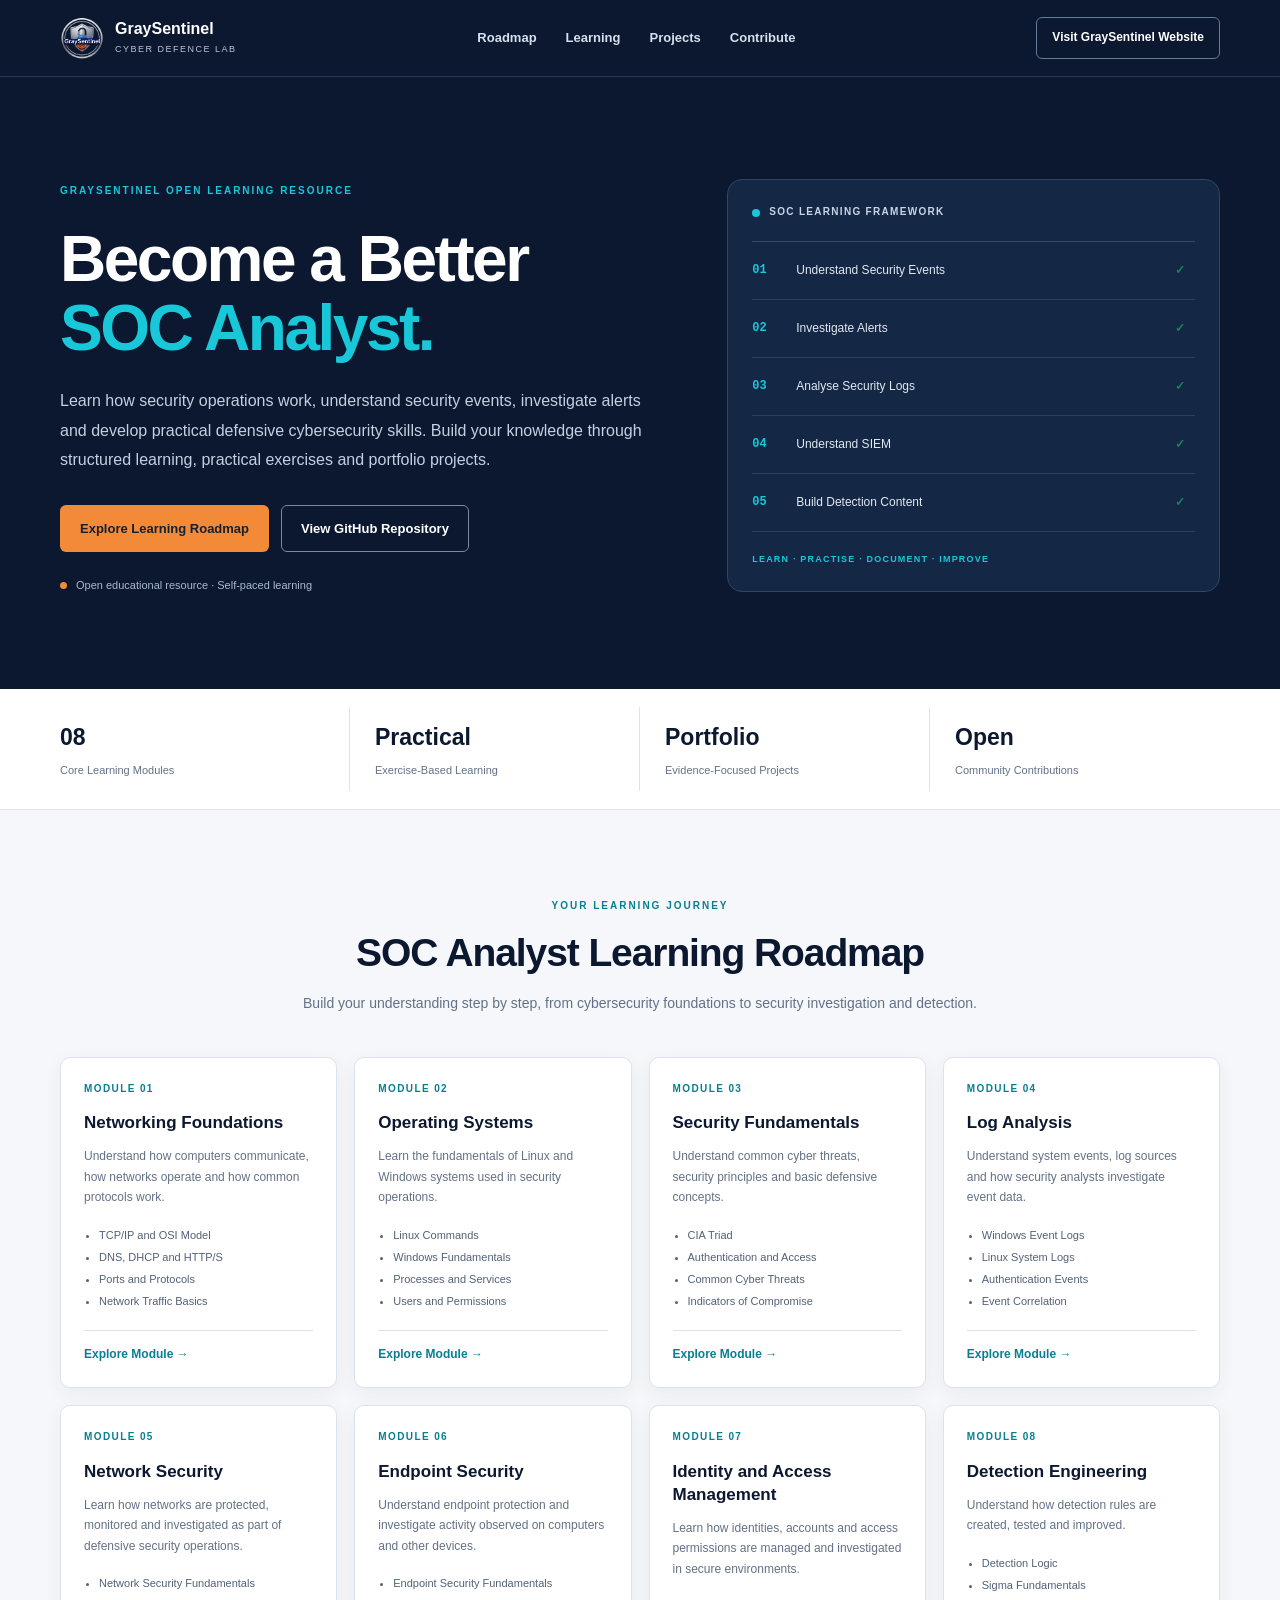
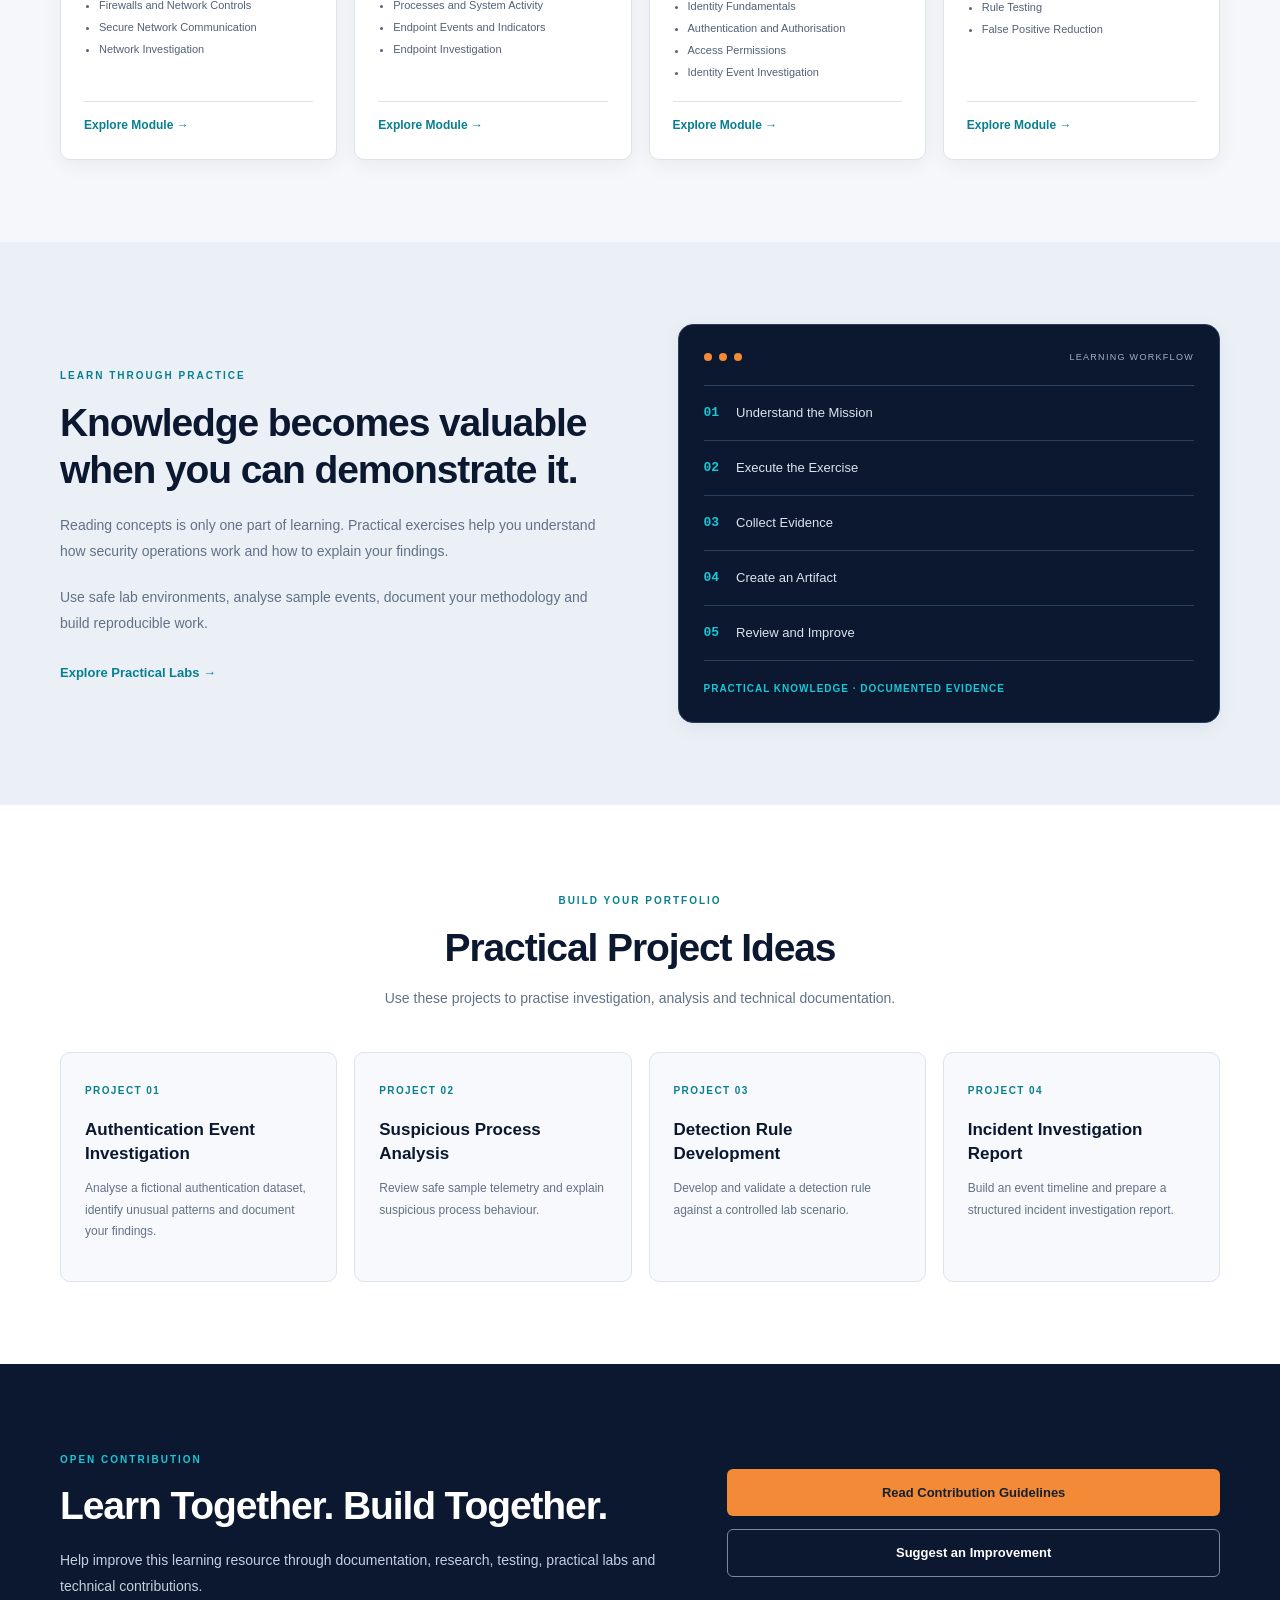
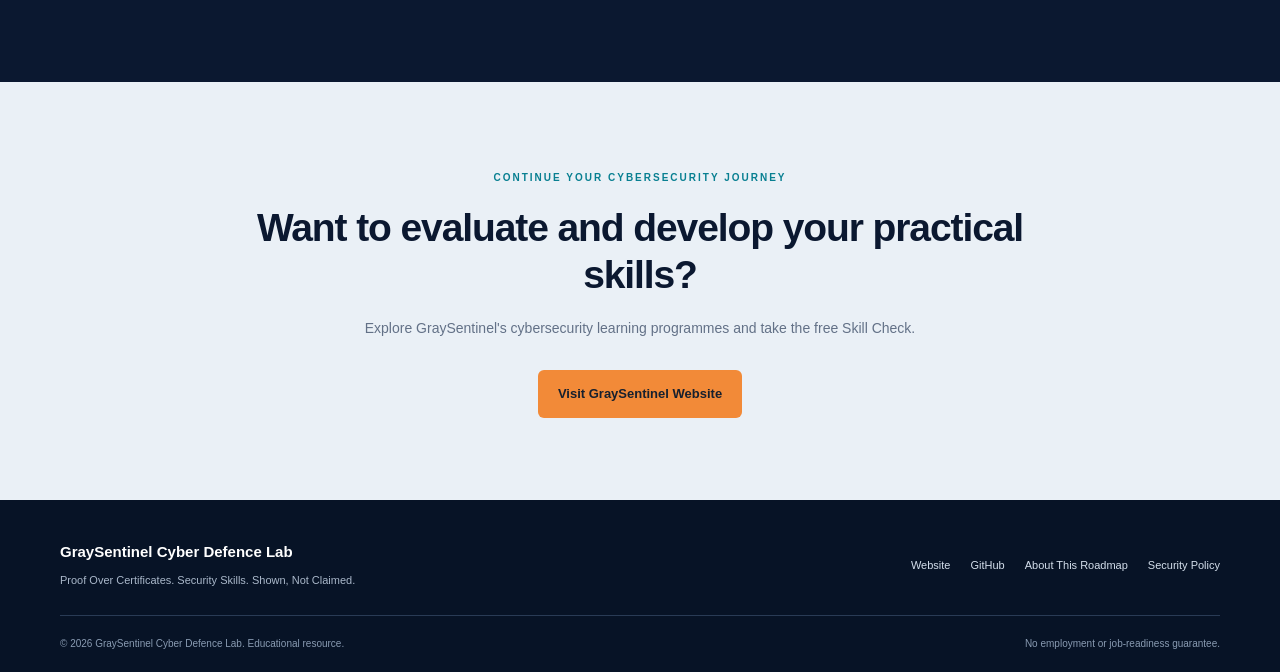
<file: index.html>
<!DOCTYPE html>
<html lang="en">
<head>
  <meta charset="UTF-8">
  <meta name="viewport" content="width=device-width, initial-scale=1.0">

  <meta name="description" content="Follow the GraySentinel SOC Analyst Roadmap to learn networking, operating systems, security fundamentals, log analysis, network and endpoint security, identity access management and detection engineering through practical exercises and portfolio projects.">

  <meta name="keywords" content="SOC Analyst Roadmap, SOC Analyst Learning, Cybersecurity, Blue Team, SIEM, Log Analysis, Incident Response, Detection Engineering">

  <meta name="author" content="GraySentinel Cyber Defence Lab">
  <meta name="theme-color" content="#0B1830">

  <title>SOC Analyst Roadmap | GraySentinel Cyber Defence Lab</title>
  <link rel="canonical" href="https://graysentinel-ai.github.io/soc-analyst-roadmap/">

  <link rel="icon" href="assets/images/logo%20graysentinel.png" type="image/png">
  <link rel="stylesheet" href="assets/css/style.css">

</head>

<body>

  <!-- HEADER -->

  <header class="site-header">

    <div class="container header-container">

      <a href="https://graysentinel-ai.github.io/soc-analyst-roadmap/?utm_source=chatgpt.com#home" class="brand">

        <img
          src="assets/images/logo%20graysentinel.png"
          alt="GraySentinel Cyber Defence Lab logo"
          class="brand-logo"
          style="width: 44px; height: 44px; object-fit: contain; flex-shrink: 0;"
        >

        <span class="brand-name">
          <strong>GraySentinel</strong>
          <small>CYBER DEFENCE LAB</small>
        </span>

      </a>

      <nav class="main-nav" aria-label="Main navigation">

        <a href="https://graysentinel-ai.github.io/soc-analyst-roadmap/?utm_source=chatgpt.com#roadmap">Roadmap</a>
        <a href="https://graysentinel-ai.github.io/soc-analyst-roadmap/?utm_source=chatgpt.com#learning">Learning</a>
        <a href="https://graysentinel-ai.github.io/soc-analyst-roadmap/?utm_source=chatgpt.com#projects">Projects</a>
        <a href="https://graysentinel-ai.github.io/soc-analyst-roadmap/?utm_source=chatgpt.com#contribute">Contribute</a>

      </nav>

      <a
        href="https://cyberdefencelab.co.in/"
        class="header-button"
        target="_blank"
        rel="noopener noreferrer"
      >
        Visit GraySentinel Website
      </a>

    </div>

  </header>


  <main>

    <!-- HERO SECTION -->

    <section class="hero" id="home">

      <div class="container hero-container">

        <div class="hero-content">

          <span class="eyebrow">
            GRAYSENTINEL OPEN LEARNING RESOURCE
          </span>

          <h1>
            Become a Better
            <span>SOC Analyst.</span>
          </h1>

          <p class="hero-description">

            Learn how security operations work, understand security
            events, investigate alerts and develop practical defensive
            cybersecurity skills.

            Build your knowledge through structured learning,
            practical exercises and portfolio projects.

          </p>

          <div class="hero-actions">

            <a href="https://graysentinel-ai.github.io/soc-analyst-roadmap/?utm_source=chatgpt.com#roadmap" class="button button-primary">
              Explore Learning Roadmap
            </a>

            <a
              href="https://github.com/graysentinel-ai/soc-analyst-roadmap"
              class="button button-outline"
              target="_blank"
              rel="noopener noreferrer"
            >
              View GitHub Repository
            </a>

          </div>

          <div class="hero-note">

            <span></span>
            Open educational resource · Self-paced learning

          </div>

        </div>

        <div class="hero-visual">

          <div class="visual-card">

            <div class="visual-header">
              <span class="status-indicator"></span>
              SOC LEARNING FRAMEWORK
            </div>

            <div class="visual-item">
              <span class="visual-number">01</span>
              <span>Understand Security Events</span>
              <span class="visual-check">✓</span>
            </div>

            <div class="visual-item">
              <span class="visual-number">02</span>
              <span>Investigate Alerts</span>
              <span class="visual-check">✓</span>
            </div>

            <div class="visual-item">
              <span class="visual-number">03</span>
              <span>Analyse Security Logs</span>
              <span class="visual-check">✓</span>
            </div>

            <div class="visual-item">
              <span class="visual-number">04</span>
              <span>Understand SIEM</span>
              <span class="visual-check">✓</span>
            </div>

            <div class="visual-item">
              <span class="visual-number">05</span>
              <span>Build Detection Content</span>
              <span class="visual-check">✓</span>
            </div>

            <div class="visual-footer">
              LEARN · PRACTISE · DOCUMENT · IMPROVE
            </div>

          </div>

        </div>

      </div>

    </section>


    <!-- RESOURCE OVERVIEW -->

    <section class="overview-section">

      <div class="container overview-grid">

        <div class="overview-item">
          <strong>08</strong>
          <span>Core Learning Modules</span>
        </div>

        <div class="overview-item">
          <strong>Practical</strong>
          <span>Exercise-Based Learning</span>
        </div>

        <div class="overview-item">
          <strong>Portfolio</strong>
          <span>Evidence-Focused Projects</span>
        </div>

        <div class="overview-item">
          <strong>Open</strong>
          <span>Community Contributions</span>
        </div>

      </div>

    </section>


    <!-- ROADMAP -->

    <section class="section roadmap-section" id="roadmap">

      <div class="container">

        <div class="section-heading">

          <span class="eyebrow">YOUR LEARNING JOURNEY</span>

          <h2>
            SOC Analyst Learning Roadmap
          </h2>

          <p>
            Build your understanding step by step, from cybersecurity
            foundations to security investigation and detection.
          </p>

        </div>


        <div class="roadmap-grid">

          <article class="roadmap-card">

            <span class="module-number">MODULE 01</span>

            <h3>Networking Foundations</h3>

            <p>
              Understand how computers communicate, how networks
              operate and how common protocols work.
            </p>

            <ul>
              <li>TCP/IP and OSI Model</li>
              <li>DNS, DHCP and HTTP/S</li>
              <li>Ports and Protocols</li>
              <li>Network Traffic Basics</li>
            </ul>

            <a href="modules/01-networking/">
              Explore Module →
            </a>

          </article>


          <article class="roadmap-card">

            <span class="module-number">MODULE 02</span>

            <h3>Operating Systems</h3>

            <p>
              Learn the fundamentals of Linux and Windows systems
              used in security operations.
            </p>

            <ul>
              <li>Linux Commands</li>
              <li>Windows Fundamentals</li>
              <li>Processes and Services</li>
              <li>Users and Permissions</li>
            </ul>

            <a href="modules/02-operating-systems/">
              Explore Module →
            </a>

          </article>


          <article class="roadmap-card">

            <span class="module-number">MODULE 03</span>

            <h3>Security Fundamentals</h3>

            <p>
              Understand common cyber threats, security principles
              and basic defensive concepts.
            </p>

            <ul>
              <li>CIA Triad</li>
              <li>Authentication and Access</li>
              <li>Common Cyber Threats</li>
              <li>Indicators of Compromise</li>
            </ul>

            <a href="modules/03-security-fundamentals/">
              Explore Module →
            </a>

          </article>


          <article class="roadmap-card">

            <span class="module-number">MODULE 04</span>

            <h3>Log Analysis</h3>

            <p>
              Understand system events, log sources and how
              security analysts investigate event data.
            </p>

            <ul>
              <li>Windows Event Logs</li>
              <li>Linux System Logs</li>
              <li>Authentication Events</li>
              <li>Event Correlation</li>
            </ul>

            <a href="modules/04-log-analysis/">
              Explore Module →
            </a>

          </article>


          <article class="roadmap-card">

            <span class="module-number">MODULE 05</span>

            <h3>Network Security</h3>

            <p>
              Learn how networks are protected, monitored and
              investigated as part of defensive security operations.
            </p>

            <ul>
              <li>Network Security Fundamentals</li>
              <li>Firewalls and Network Controls</li>
              <li>Secure Network Communication</li>
              <li>Network Investigation</li>
            </ul>

            <a href="modules/05-network-security/">
              Explore Module →
            </a>

          </article>


          <article class="roadmap-card">

            <span class="module-number">MODULE 06</span>

            <h3>Endpoint Security</h3>

            <p>
              Understand endpoint protection and investigate
              activity observed on computers and other devices.
            </p>

            <ul>
              <li>Endpoint Security Fundamentals</li>
              <li>Processes and System Activity</li>
              <li>Endpoint Events and Indicators</li>
              <li>Endpoint Investigation</li>
            </ul>

            <a href="modules/06-endpoint-security/">
              Explore Module →
            </a>

          </article>


          <article class="roadmap-card">

            <span class="module-number">MODULE 07</span>

            <h3>Identity and Access Management</h3>

            <p>
              Learn how identities, accounts and access permissions
              are managed and investigated in secure environments.
            </p>

            <ul>
              <li>Identity Fundamentals</li>
              <li>Authentication and Authorisation</li>
              <li>Access Permissions</li>
              <li>Identity Event Investigation</li>
            </ul>

            <a href="modules/07-identity-access-management/">
              Explore Module →
            </a>

          </article>


          <article class="roadmap-card">

            <span class="module-number">MODULE 08</span>

            <h3>Detection Engineering</h3>

            <p>
              Understand how detection rules are created,
              tested and improved.
            </p>

            <ul>
              <li>Detection Logic</li>
              <li>Sigma Fundamentals</li>
              <li>Rule Testing</li>
              <li>False Positive Reduction</li>
            </ul>

            <a href="modules/08-detection-engineering/">
              Explore Module →
            </a>

          </article>

        </div>

      </div>

    </section>


    <!-- LEARNING APPROACH -->

    <section class="section learning-section" id="learning">

      <div class="container learning-grid">

        <div class="learning-content">

          <span class="eyebrow">LEARN THROUGH PRACTICE</span>

          <h2>
            Knowledge becomes valuable when you can demonstrate it.
          </h2>

          <p>
            Reading concepts is only one part of learning.
            Practical exercises help you understand how security
            operations work and how to explain your findings.
          </p>

          <p>
            Use safe lab environments, analyse sample events,
            document your methodology and build reproducible work.
          </p>

          <a
            href="https://github.com/graysentinel-ai/soc-analyst-roadmap/tree/main/labs"
            class="text-link"
            target="_blank"
            rel="noopener noreferrer"
          >
            Explore Practical Labs →
          </a>

        </div>


        <div class="learning-panel">

          <div class="terminal-heading">
            <span></span>
            <span></span>
            <span></span>
            <small>LEARNING WORKFLOW</small>
          </div>

          <div class="workflow-step">
            <b>01</b>
            <span>Understand the Mission</span>
          </div>

          <div class="workflow-step">
            <b>02</b>
            <span>Execute the Exercise</span>
          </div>

          <div class="workflow-step">
            <b>03</b>
            <span>Collect Evidence</span>
          </div>

          <div class="workflow-step">
            <b>04</b>
            <span>Create an Artifact</span>
          </div>

          <div class="workflow-step">
            <b>05</b>
            <span>Review and Improve</span>
          </div>

          <div class="workflow-result">
            PRACTICAL KNOWLEDGE · DOCUMENTED EVIDENCE
          </div>

        </div>

      </div>

    </section>


    <!-- PROJECTS -->

    <section class="section projects-section" id="projects">

      <div class="container">

        <div class="section-heading">

          <span class="eyebrow">BUILD YOUR PORTFOLIO</span>

          <h2>Practical Project Ideas</h2>

          <p>
            Use these projects to practise investigation,
            analysis and technical documentation.
          </p>

        </div>


        <div class="projects-grid">

          <article class="project-card">

            <span>PROJECT 01</span>

            <h3>Authentication Event Investigation</h3>

            <p>
              Analyse a fictional authentication dataset,
              identify unusual patterns and document your findings.
            </p>

          </article>


          <article class="project-card">

            <span>PROJECT 02</span>

            <h3>Suspicious Process Analysis</h3>

            <p>
              Review safe sample telemetry and explain
              suspicious process behaviour.
            </p>

          </article>


          <article class="project-card">

            <span>PROJECT 03</span>

            <h3>Detection Rule Development</h3>

            <p>
              Develop and validate a detection rule
              against a controlled lab scenario.
            </p>

          </article>


          <article class="project-card">

            <span>PROJECT 04</span>

            <h3>Incident Investigation Report</h3>

            <p>
              Build an event timeline and prepare
              a structured incident investigation report.
            </p>

          </article>

        </div>

      </div>

    </section>


    <!-- CONTRIBUTION -->

    <section class="section contribution-section" id="contribute">

      <div class="container contribution-container">

        <div>

          <span class="eyebrow">OPEN CONTRIBUTION</span>

          <h2>
            Learn Together. Build Together.
          </h2>

          <p>
            Help improve this learning resource through
            documentation, research, testing, practical labs
            and technical contributions.
          </p>

        </div>

        <div class="contribution-actions">

          <a
            href="https://github.com/graysentinel-ai/soc-analyst-roadmap/blob/main/CONTRIBUTING.md"
            class="button button-primary"
            target="_blank"
            rel="noopener noreferrer"
          >
            Read Contribution Guidelines
          </a>

          <a
            href="https://github.com/graysentinel-ai/soc-analyst-roadmap/issues"
            class="button button-outline"
            target="_blank"
            rel="noopener noreferrer"
          >
            Suggest an Improvement
          </a>

        </div>

      </div>

    </section>


    <!-- GRAYSENTINEL CTA -->

    <section class="section final-section">

      <div class="container final-container">

        <span class="eyebrow">CONTINUE YOUR CYBERSECURITY JOURNEY</span>

        <h2>
          Want to evaluate and develop your practical skills?
        </h2>

        <p>
          Explore GraySentinel's cybersecurity learning
          programmes and take the free Skill Check.
        </p>

        <div class="final-actions">

          <a
            href="https://cyberdefencelab.co.in/"
            class="button button-primary"
            target="_blank"
            rel="noopener noreferrer"
          >
            Visit GraySentinel Website
          </a>

        </div>

      </div>

    </section>

  </main>


  <!-- FOOTER -->

  <footer class="site-footer">

    <div class="container footer-container">

      <div class="footer-brand">

        <strong>GraySentinel Cyber Defence Lab</strong>

        <p>
          Proof Over Certificates.
          Security Skills. Shown, Not Claimed.
        </p>

      </div>


      <div class="footer-links">

        <a href="https://cyberdefencelab.co.in/">
          Website
        </a>

        <a href="https://github.com/graysentinel-ai">
          GitHub
        </a>

        <a href="https://graysentinel-ai.github.io/soc-analyst-roadmap/README.md">
          About This Roadmap
        </a>

        <a href="https://graysentinel-ai.github.io/soc-analyst-roadmap/SECURITY.md">
          Security Policy
        </a>

      </div>


      <div class="footer-bottom">

        <p>
          © 2026 GraySentinel Cyber Defence Lab.
          Educational resource.
        </p>

        <p>
          No employment or job-readiness guarantee.
        </p>

      </div>

    </div>

  </footer>


  <script src="assets/js/app.js"></script>

</body>
</html>
</file>
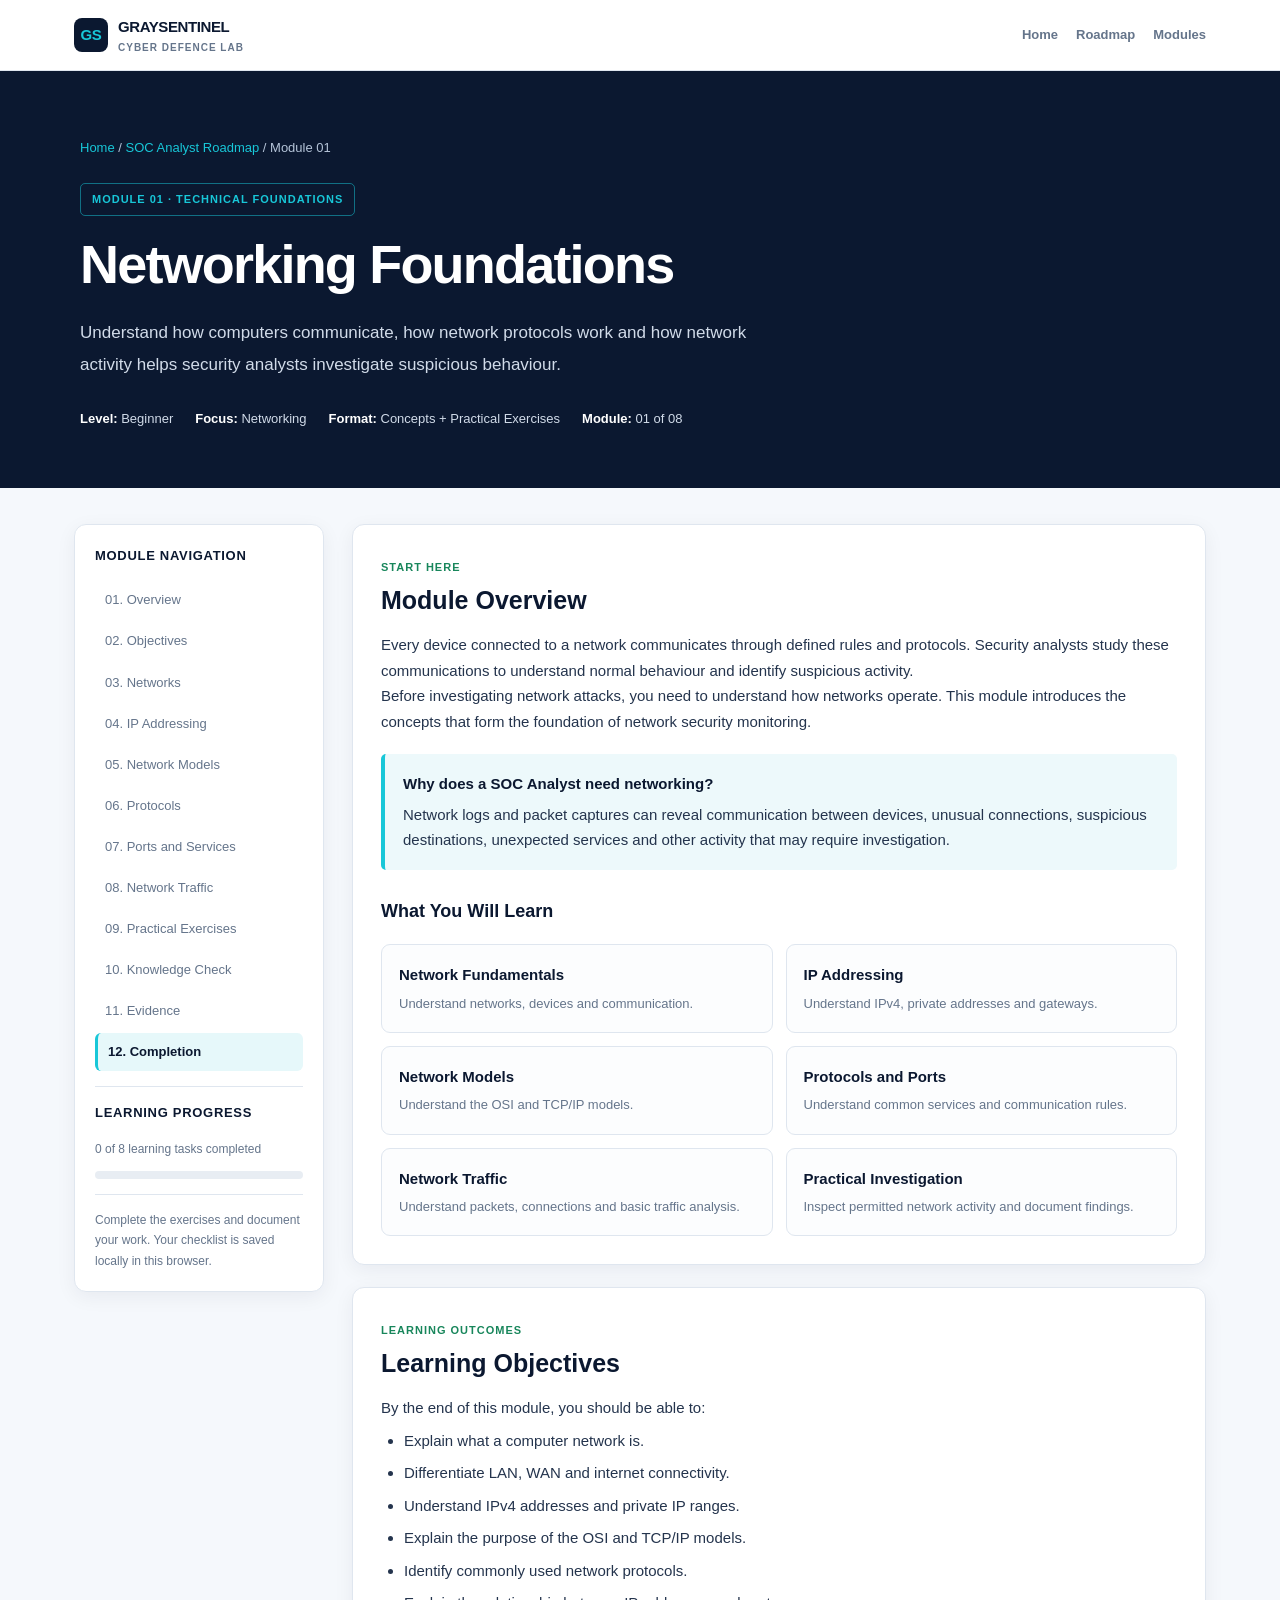
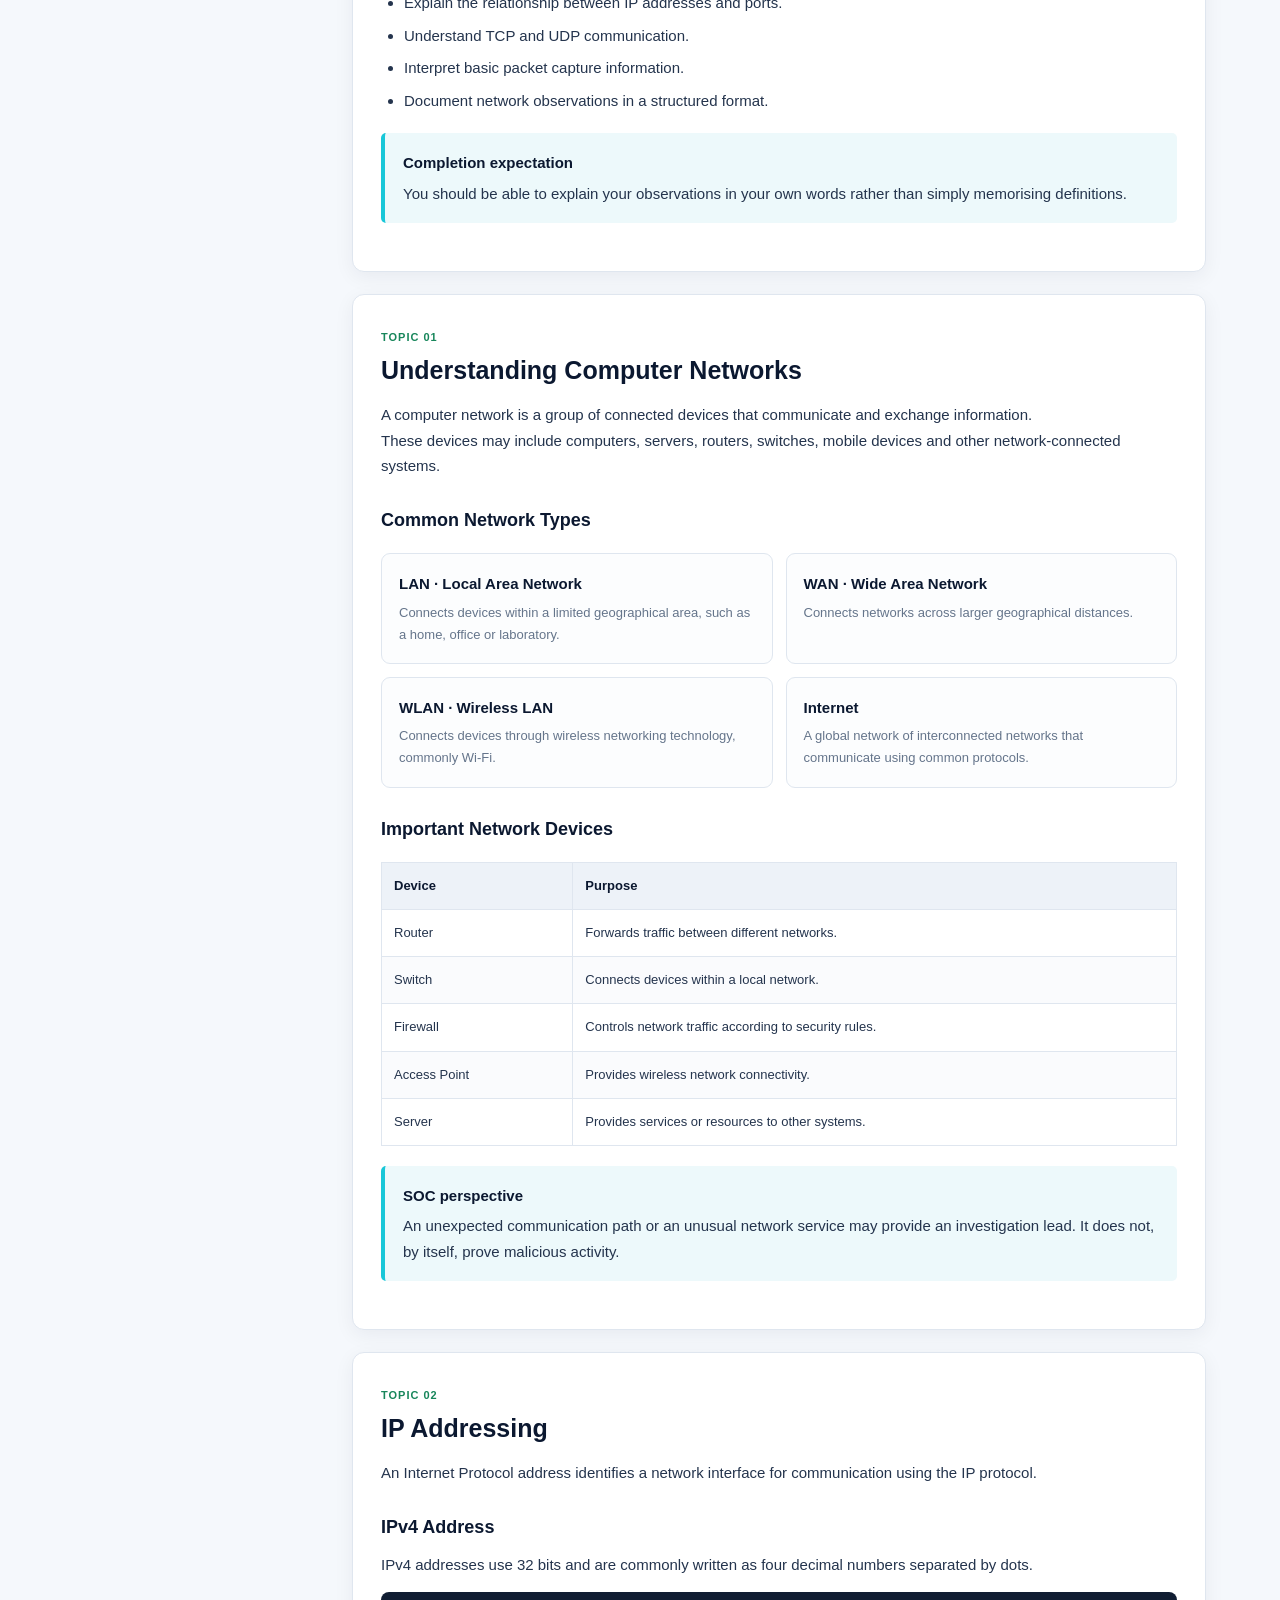
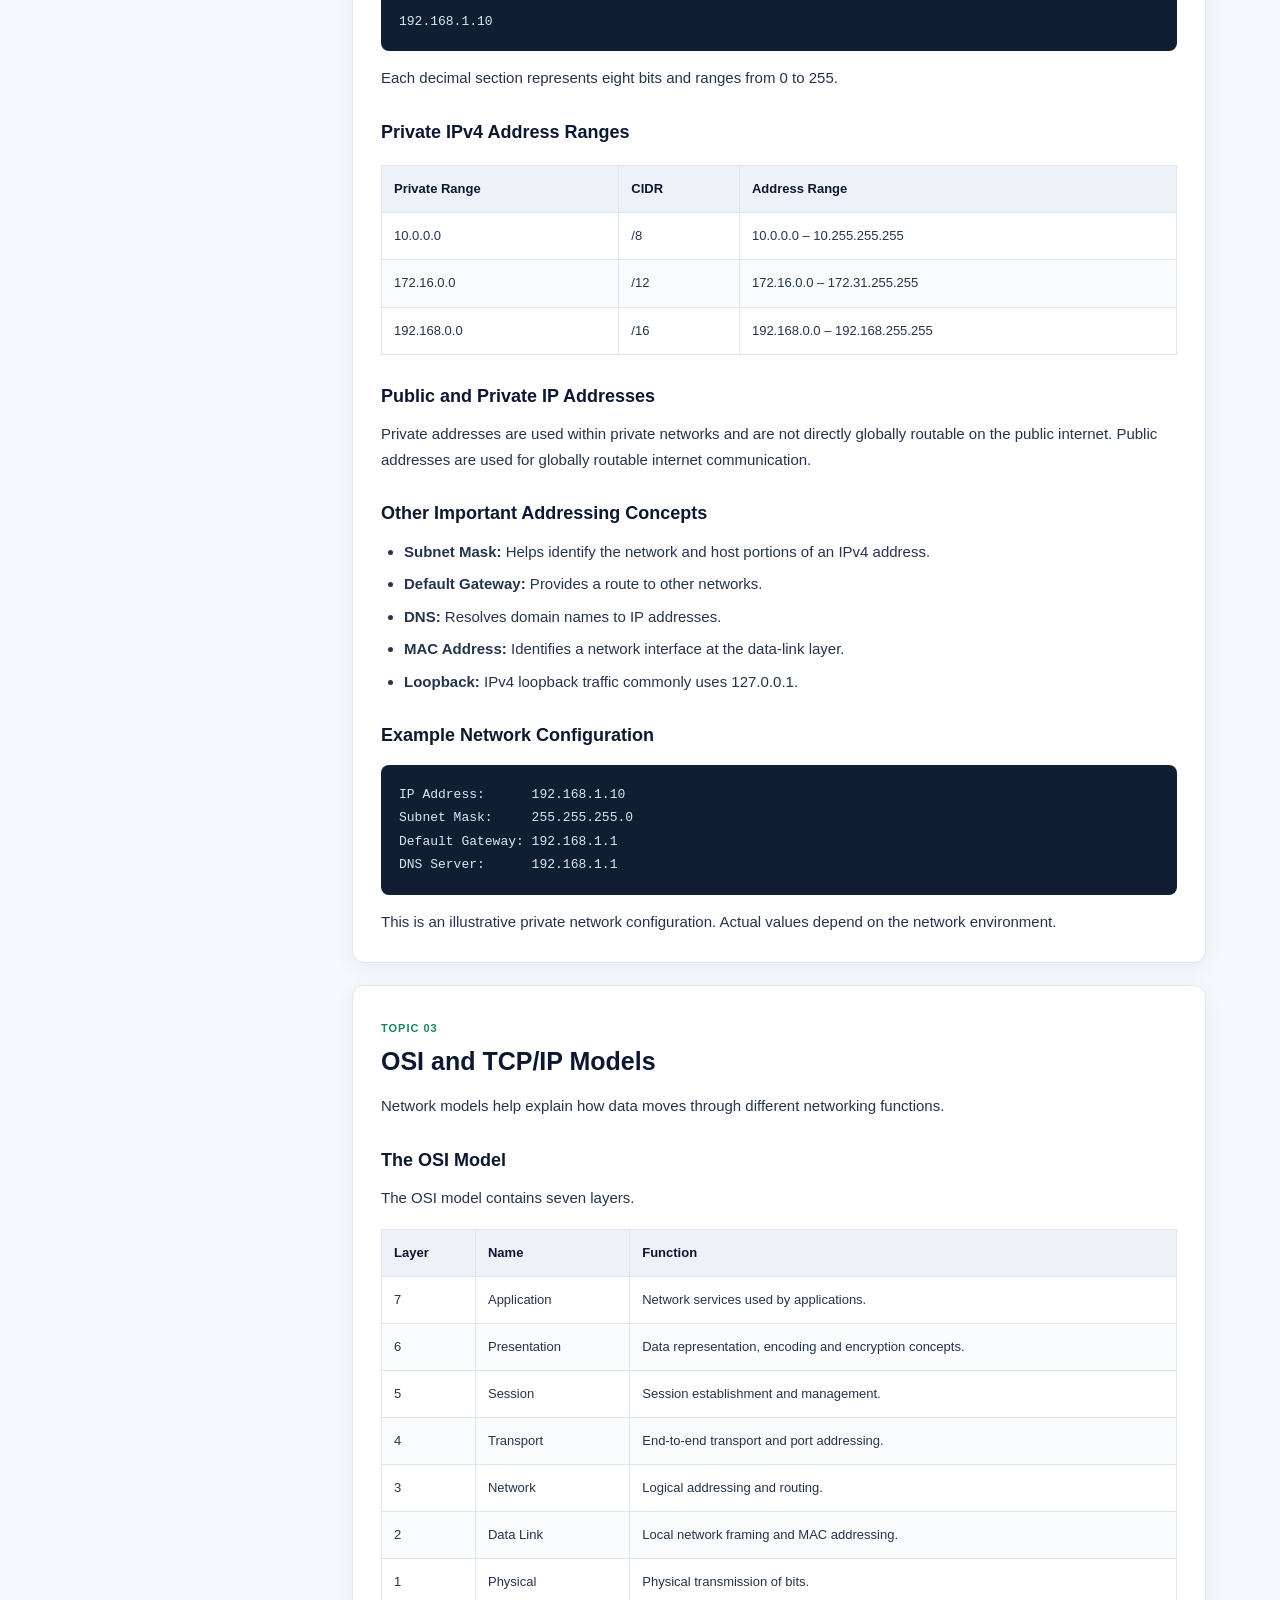
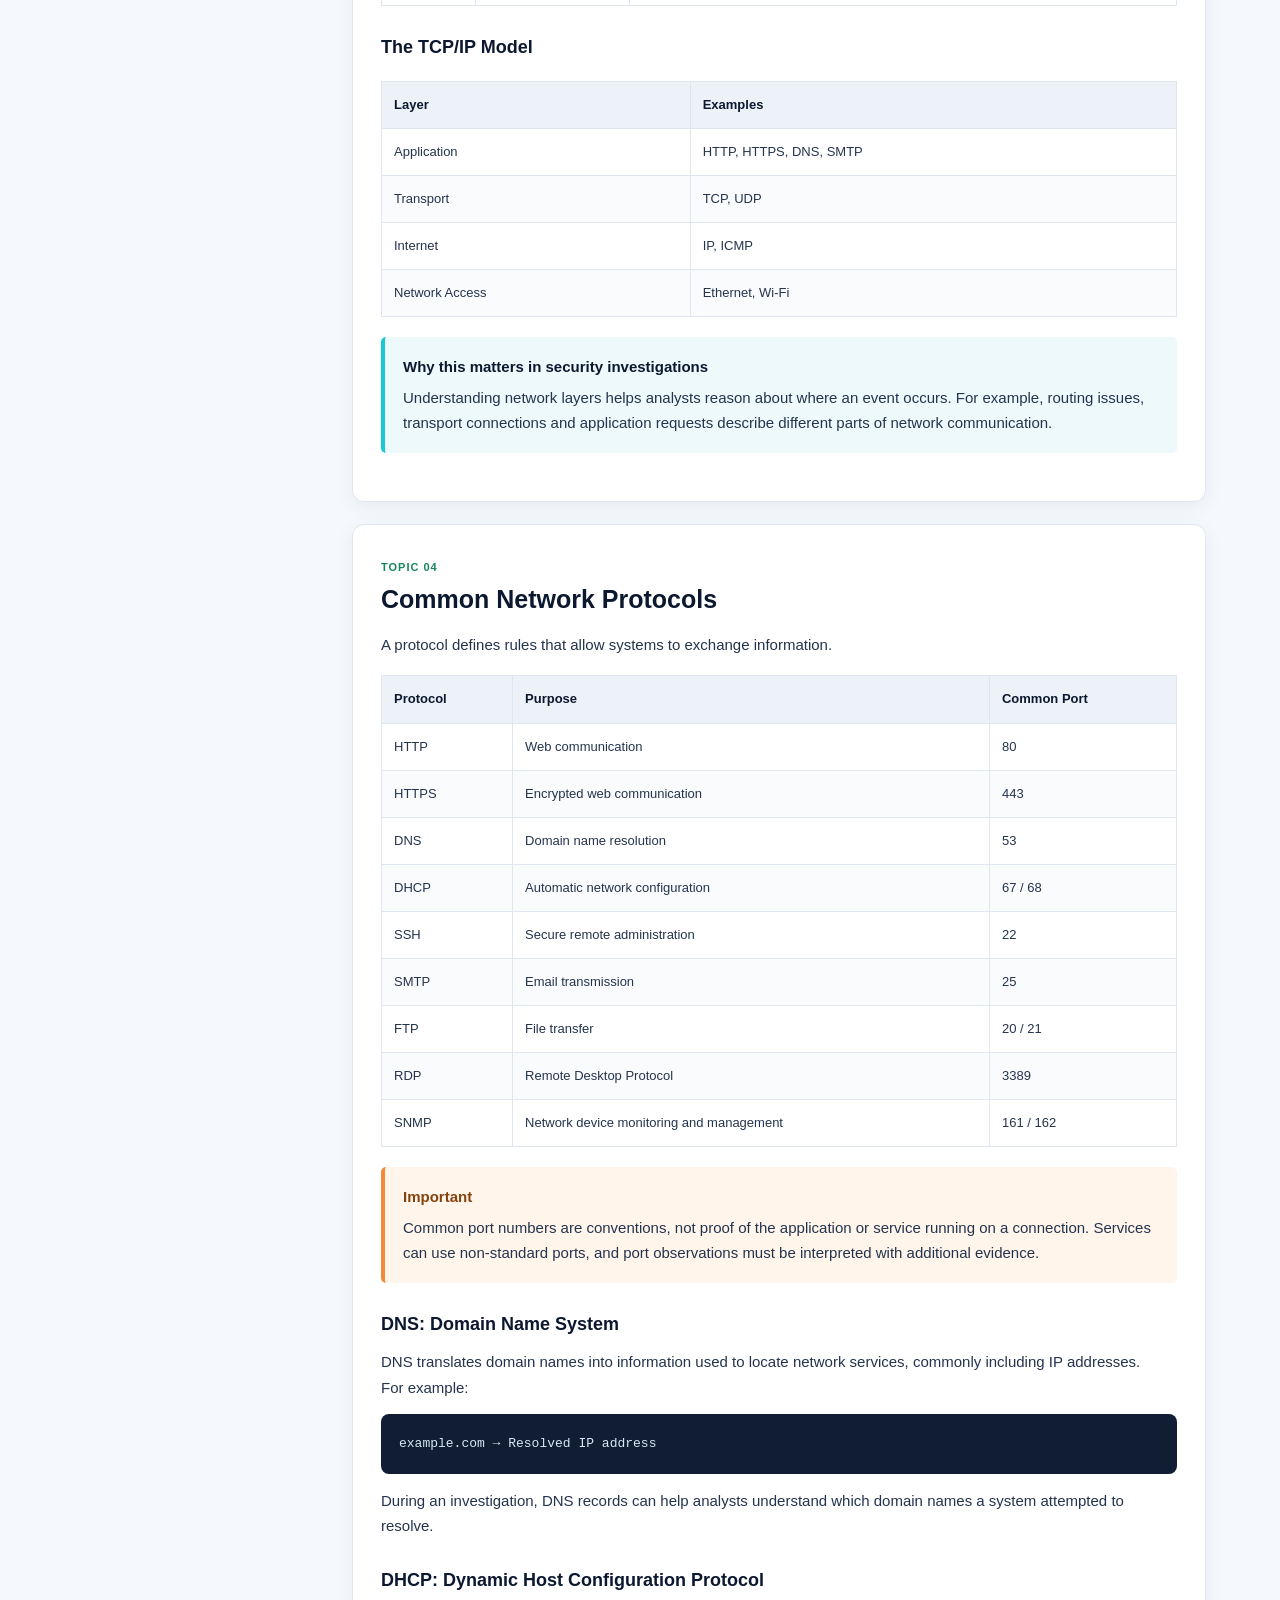
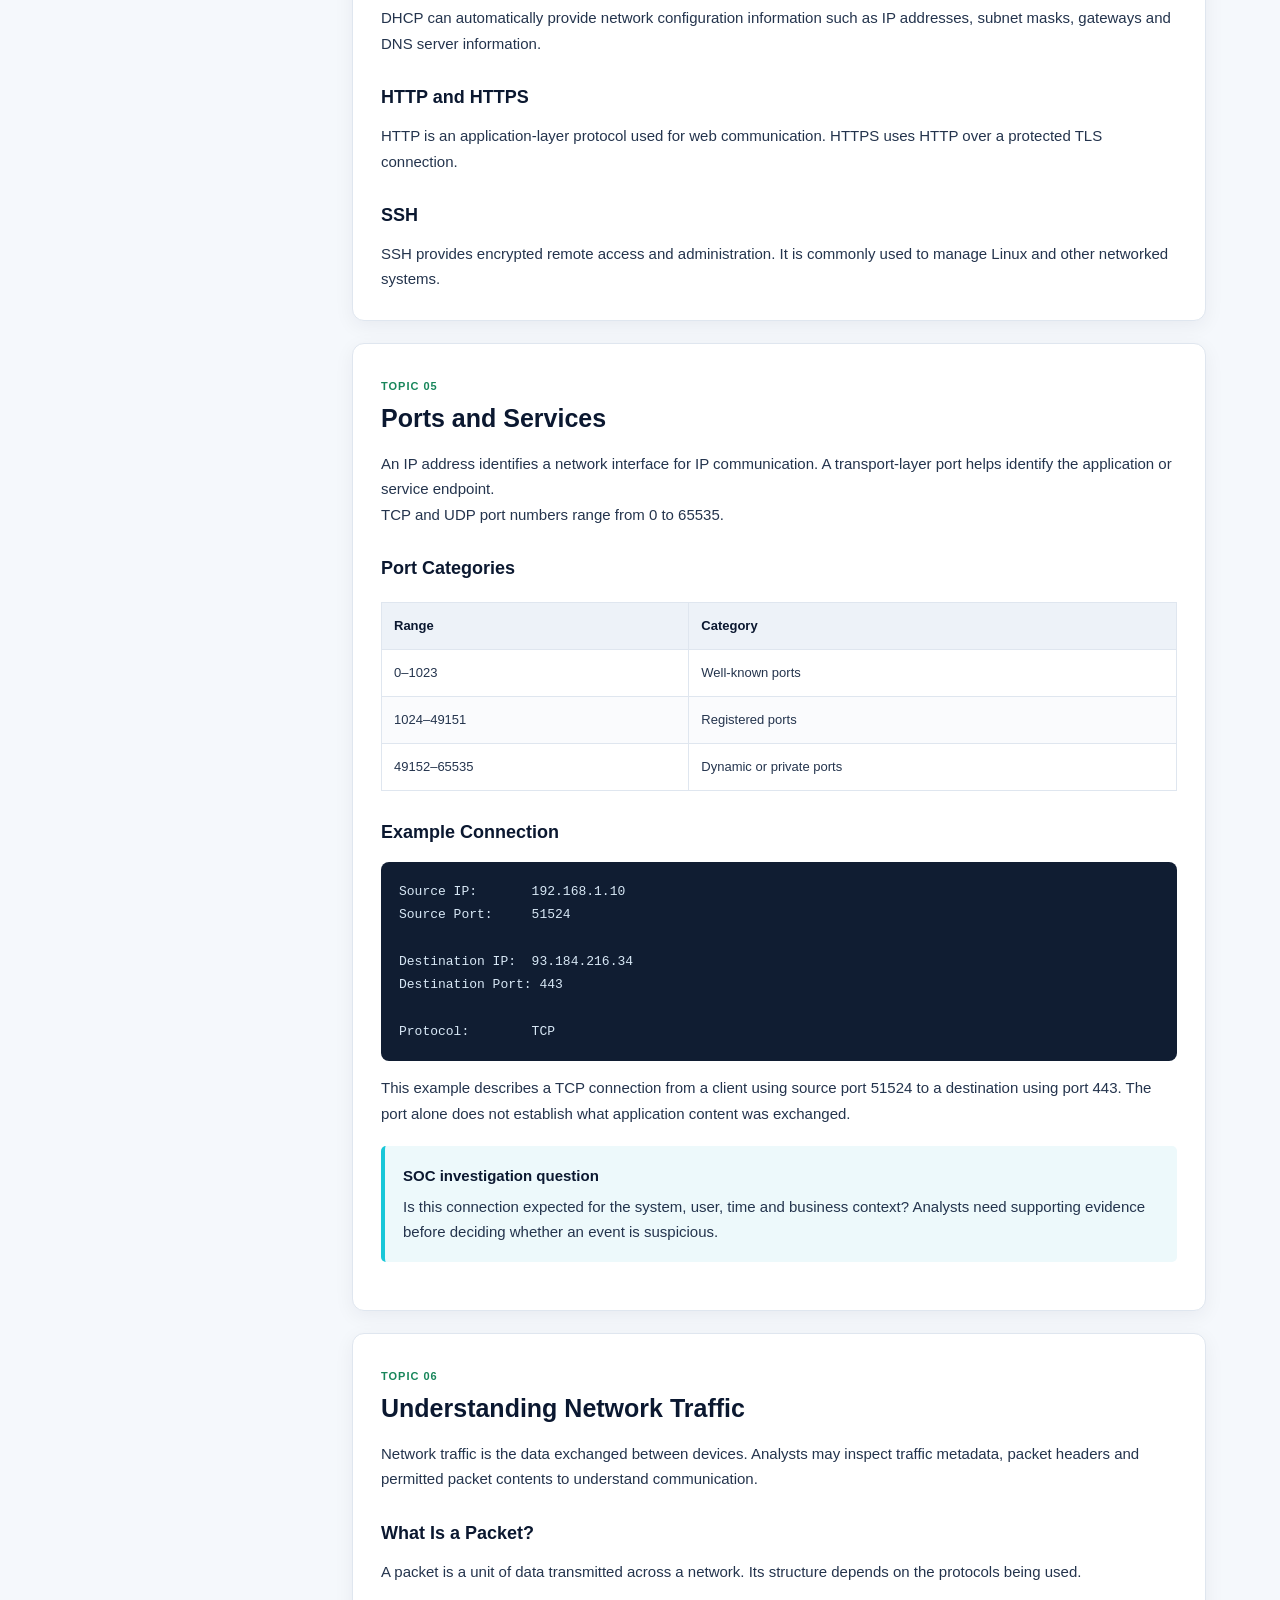
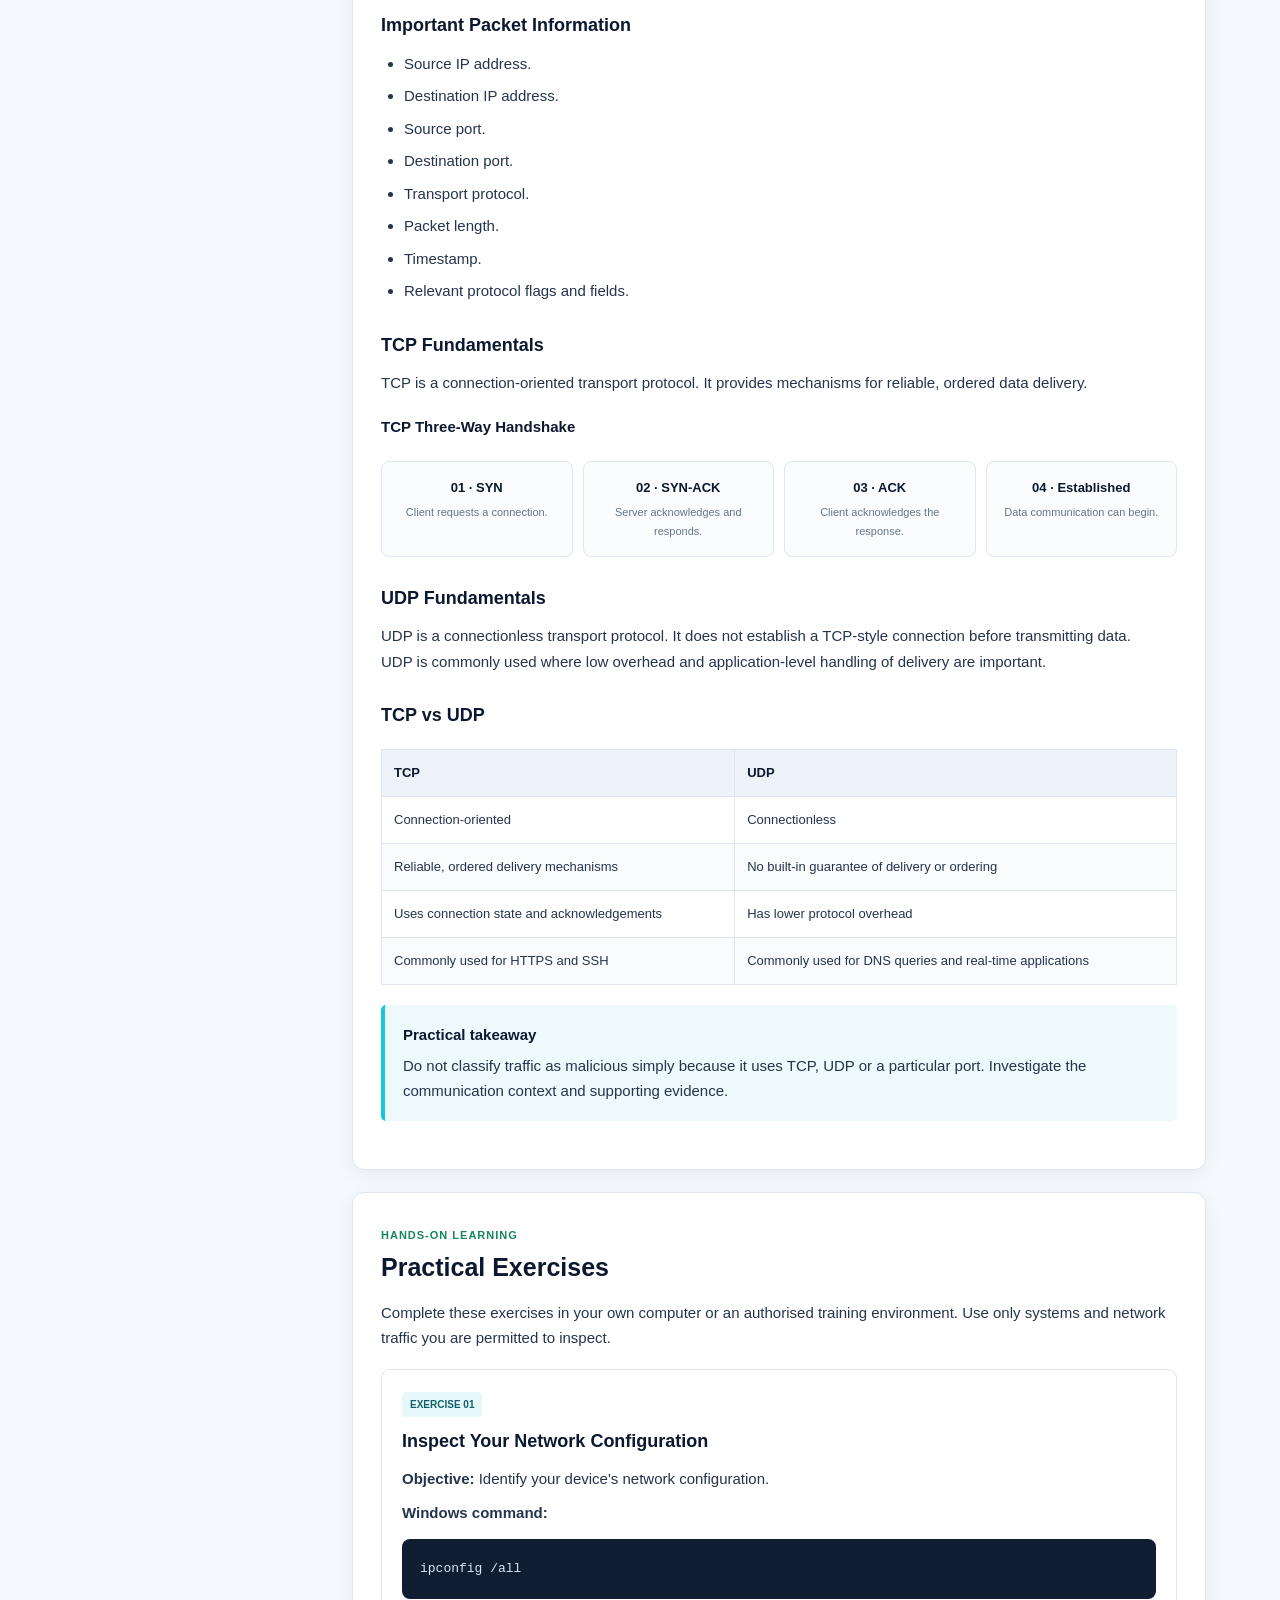
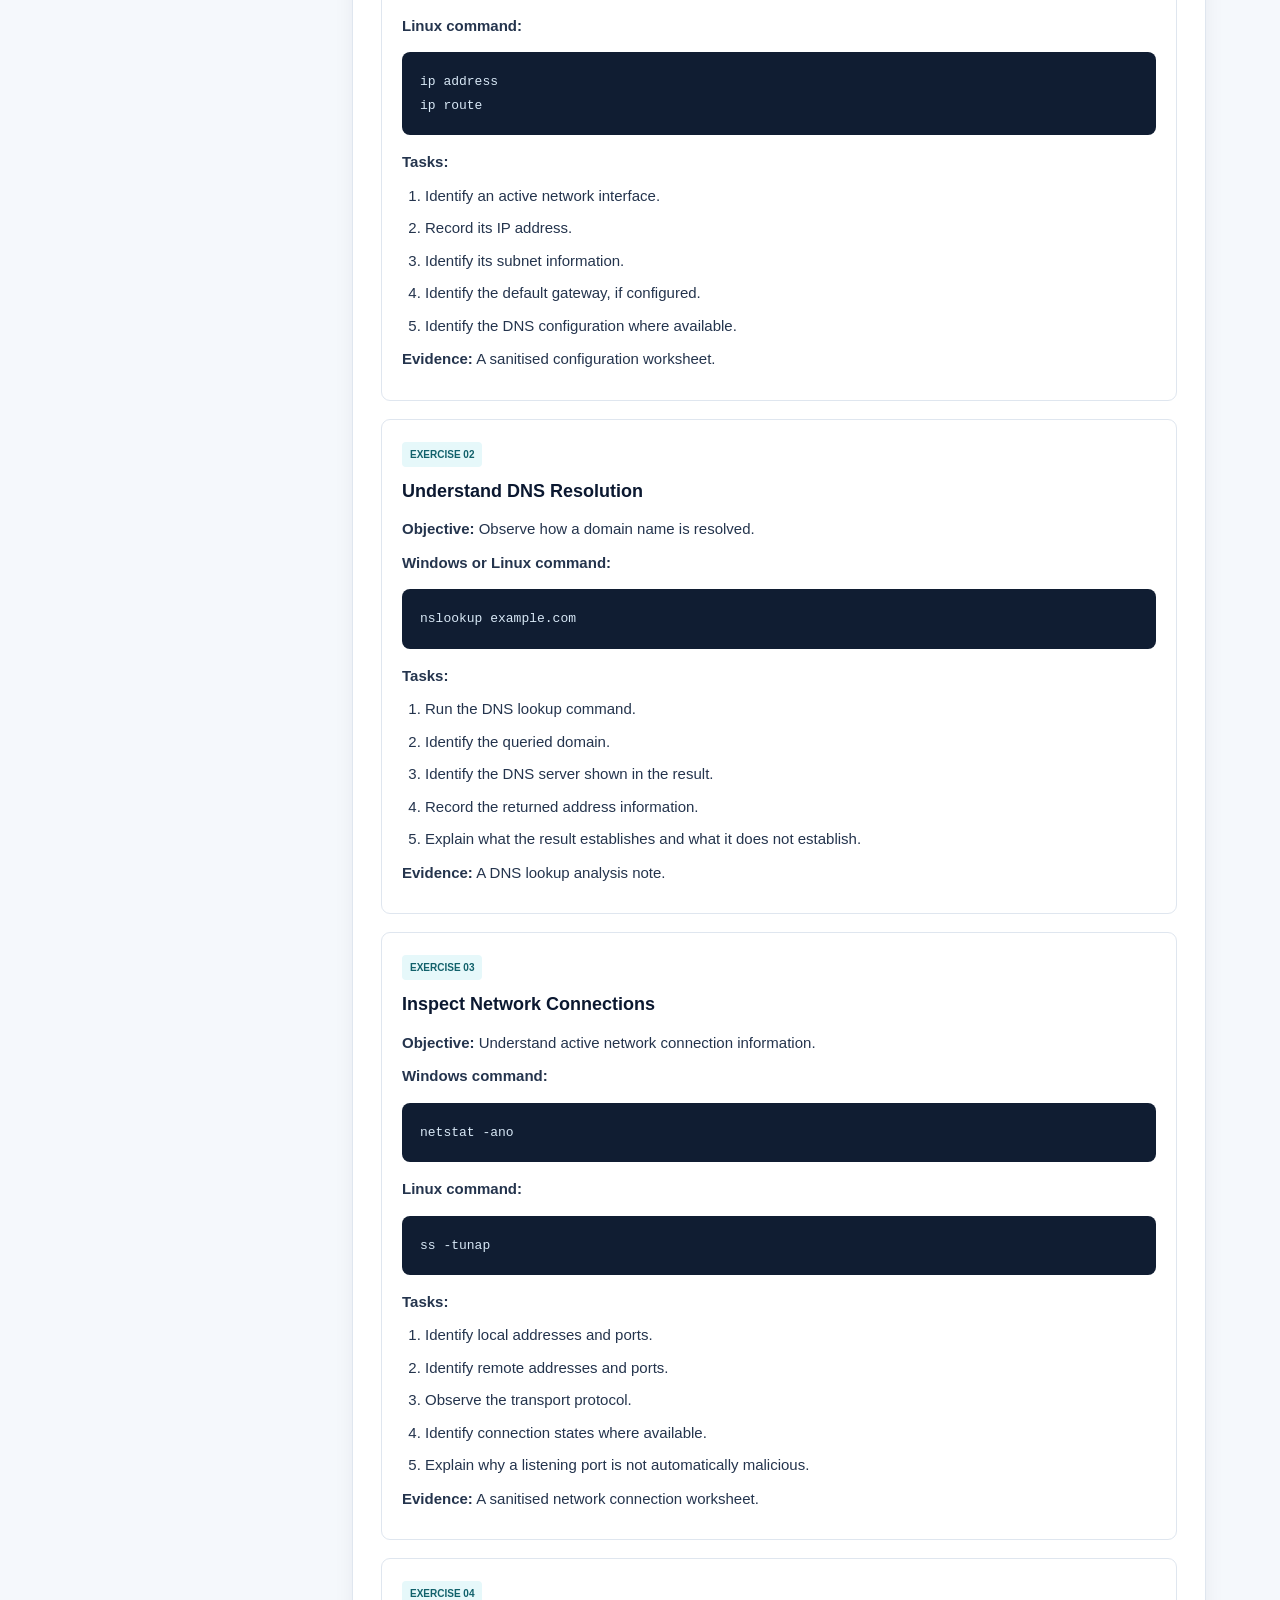
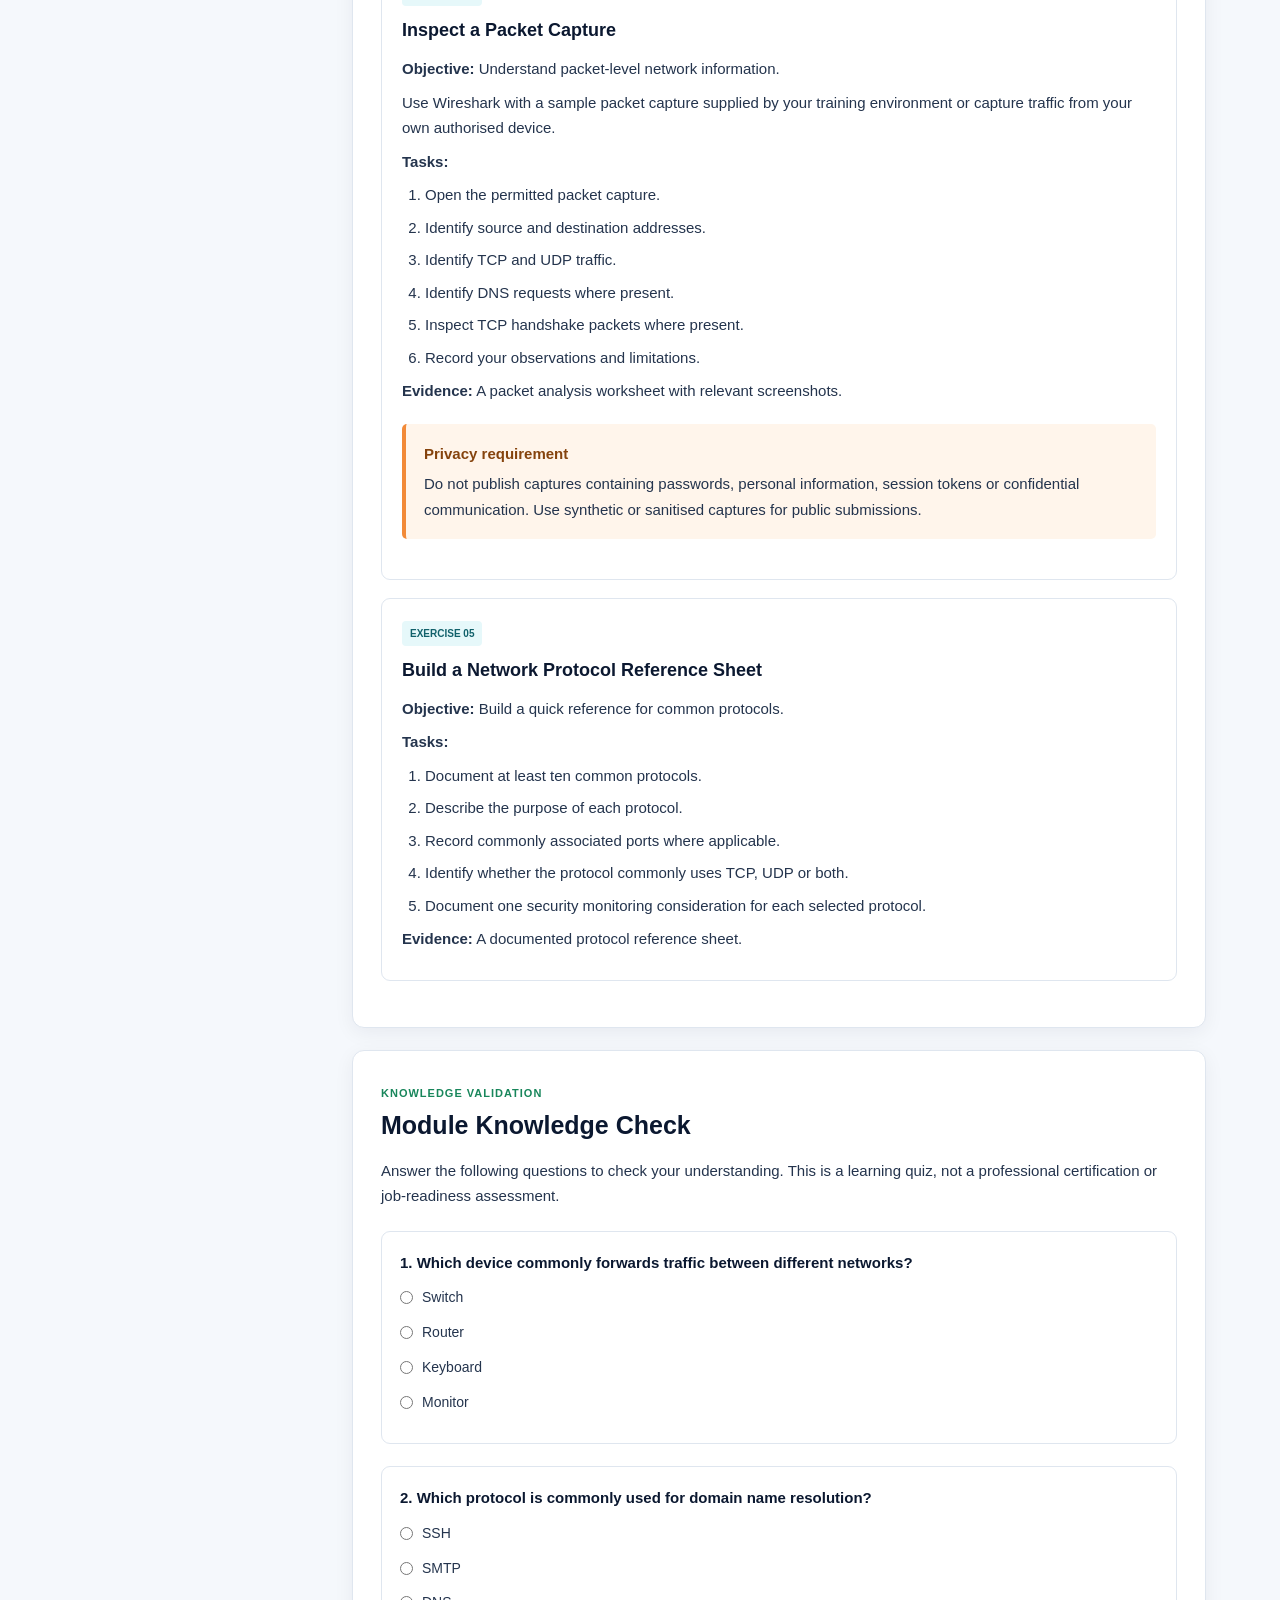
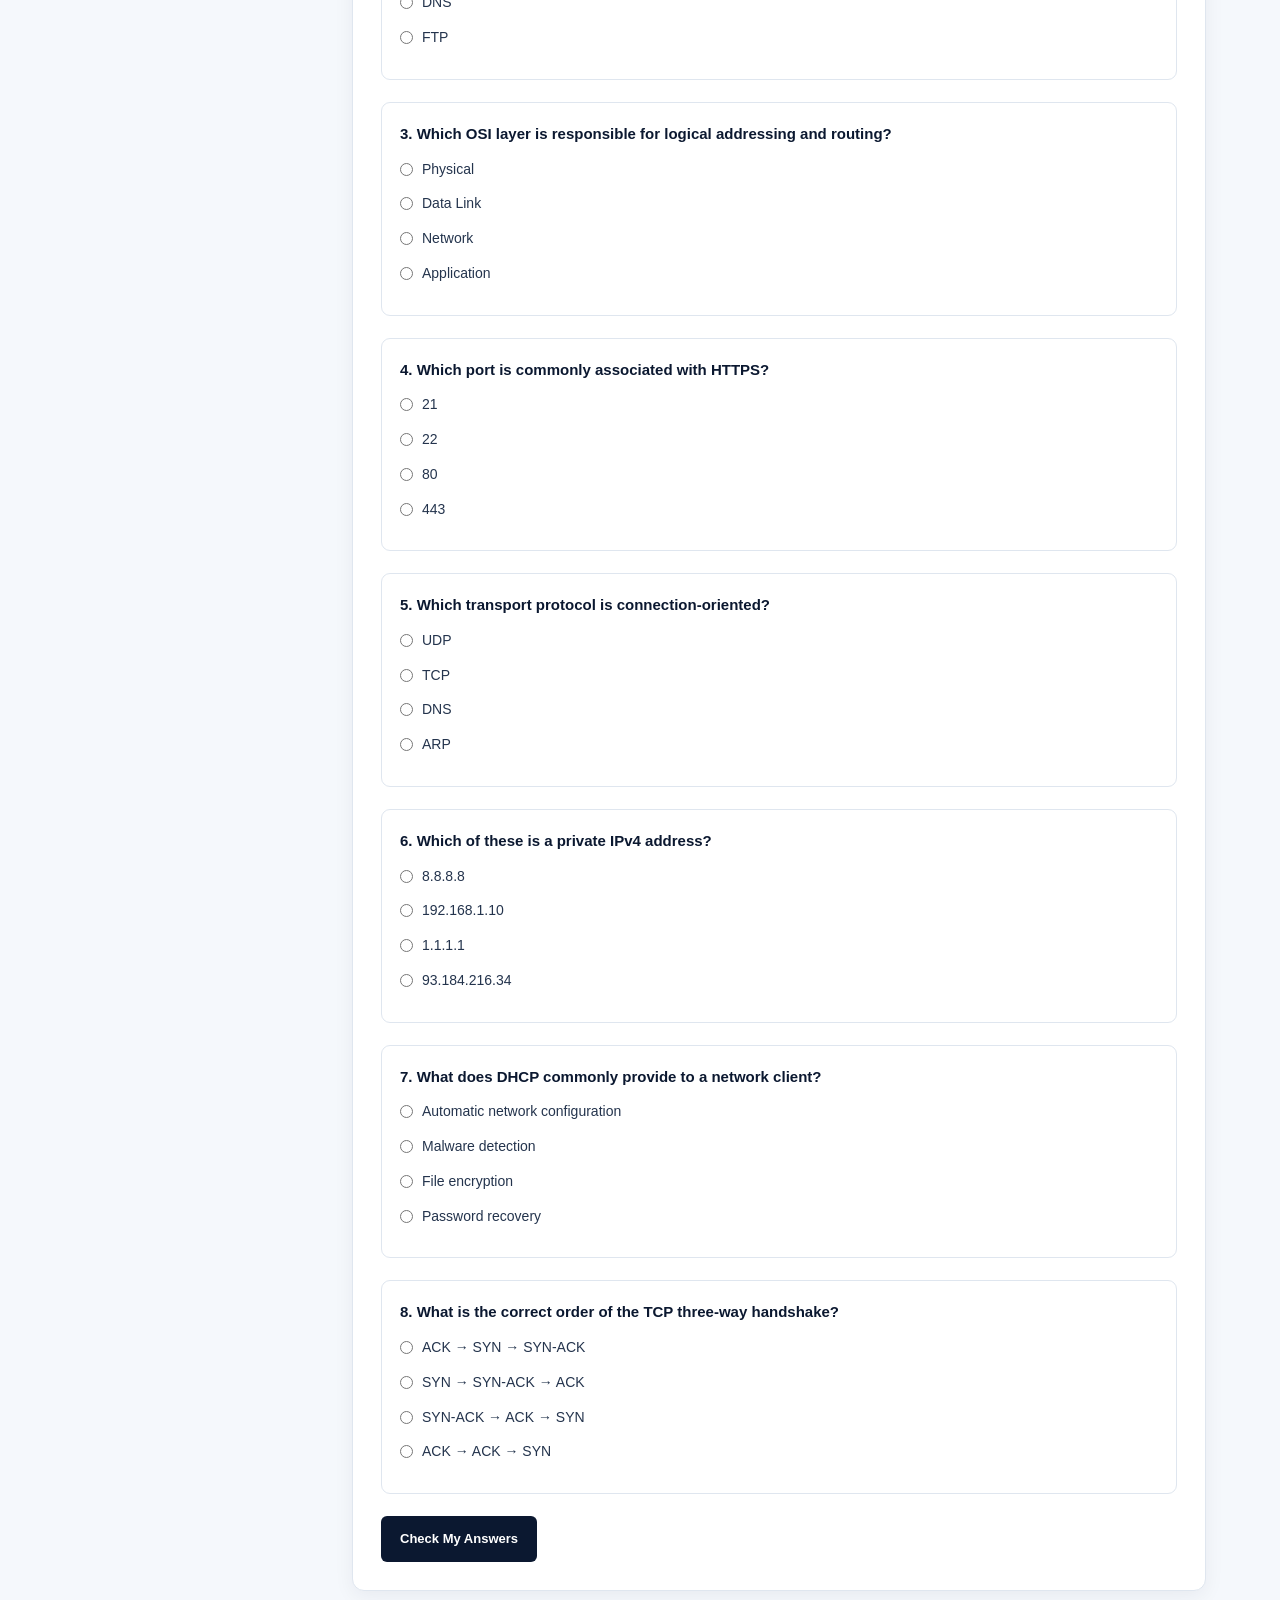
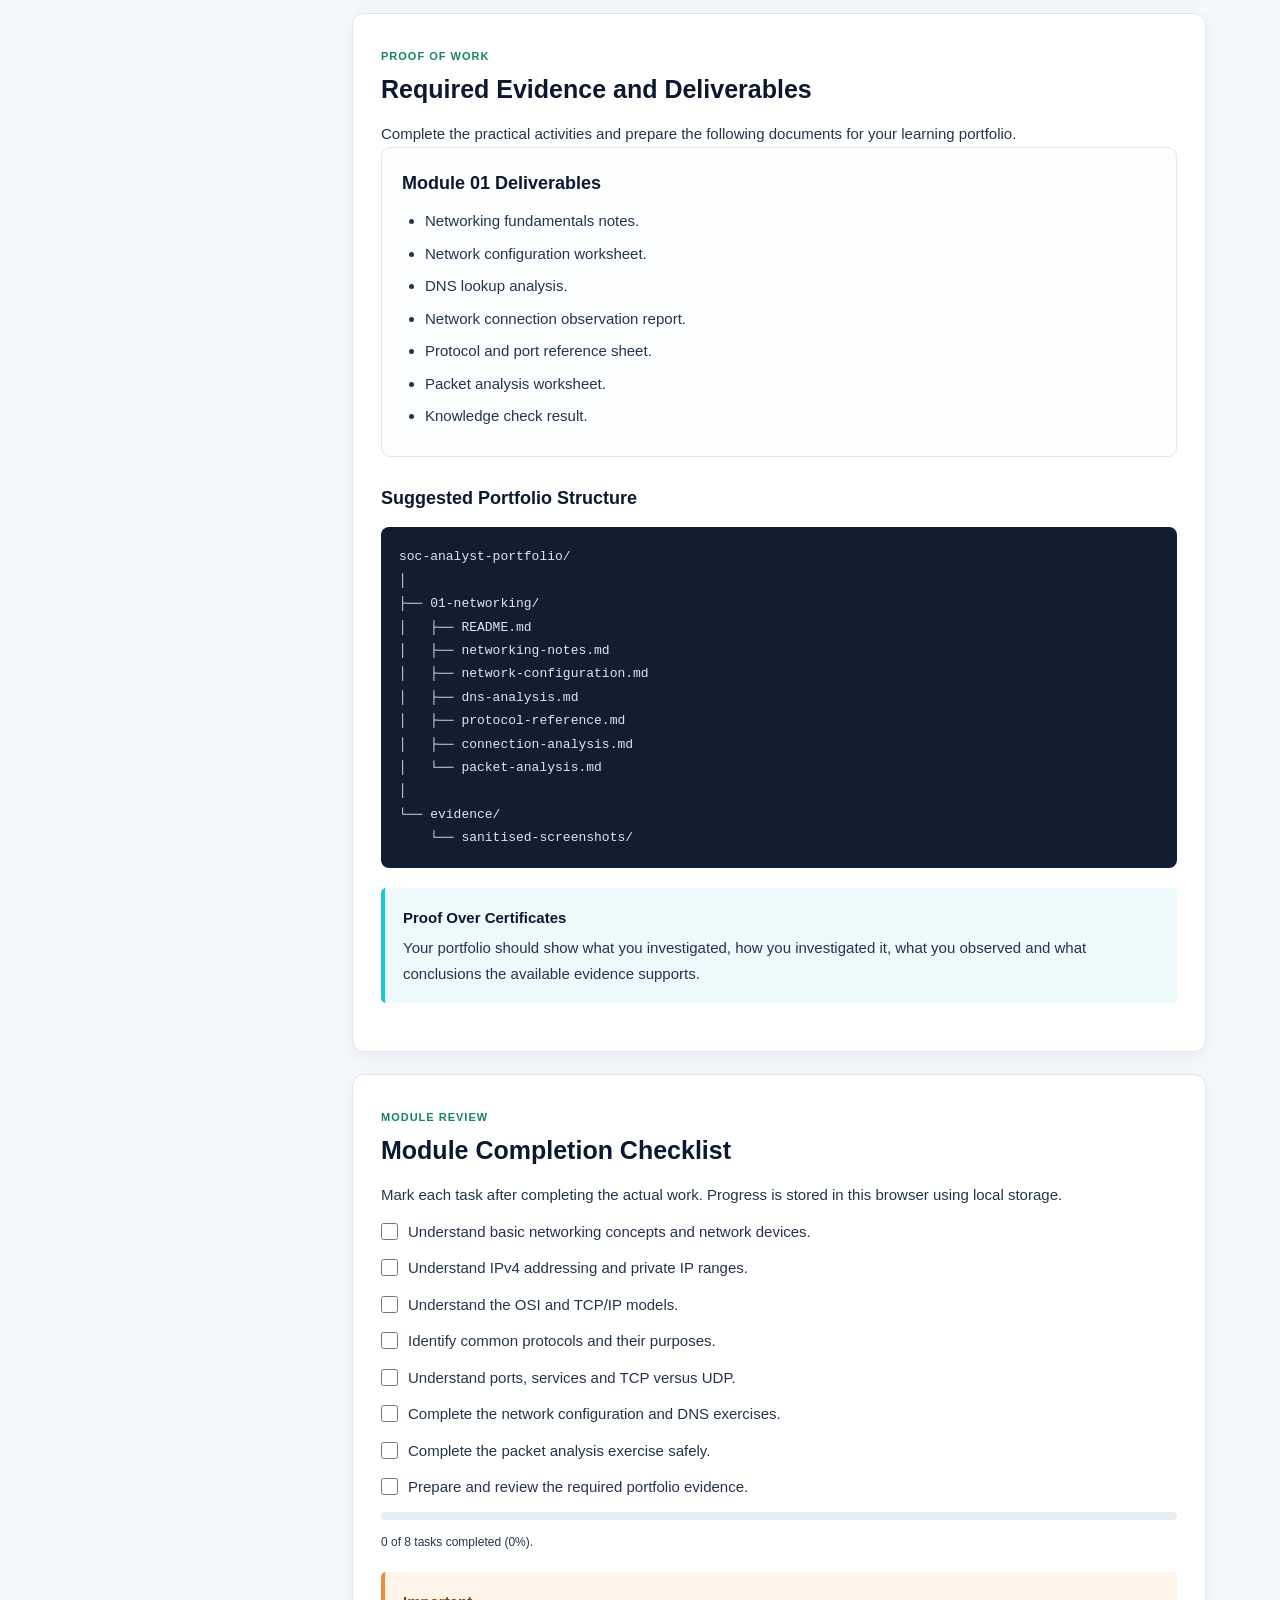
<file: modules/01-networking/index.html>
<!DOCTYPE html>
<html lang="en">
<head>
  <meta charset="UTF-8">
  <meta name="viewport" content="width=device-width, initial-scale=1.0">

  <title>Networking Foundations | GraySentinel SOC Analyst Roadmap</title>

  <meta
    name="description"
    content="Learn networking fundamentals for SOC Analysts. Study IP addressing, network models, protocols, ports, DNS, TCP, UDP and practical packet analysis."
  >

  <meta name="keywords" content="Networking Fundamentals, SOC Analyst, TCP IP, DNS, Network Security, Cybersecurity Learning, GraySentinel">

  <meta name="author" content="GraySentinel Cyber Defence Lab">

  <meta name="theme-color" content="#0B1830">

  <link rel="stylesheet" href="../../assets/css/style.css">

  <style>
    :root {
      --module-navy: #0B1830;
      --module-navy-light: #142746;
      --module-cyan: #18C7D8;
      --module-orange: #F28A38;
      --module-bg: #F5F8FC;
      --module-white: #FFFFFF;
      --module-text: #24344D;
      --module-muted: #65758B;
      --module-border: #DFE6EF;
      --module-green: #18865B;
      --module-code: #101D32;
      --module-radius: 12px;
      --module-shadow: 0 5px 20px rgba(11, 24, 48, 0.06);
    }

    * {
      box-sizing: border-box;
    }

    html {
      scroll-behavior: smooth;
      scroll-padding-top: 90px;
    }

    body {
      margin: 0;
      background: var(--module-bg);
      color: var(--module-text);
      font-family: Arial, Helvetica, sans-serif;
      line-height: 1.7;
    }

    a {
      color: inherit;
    }

    button,
    input {
      font: inherit;
    }

    .module-header {
      position: sticky;
      top: 0;
      z-index: 100;
      background: var(--module-white);
      border-bottom: 1px solid var(--module-border);
    }

    .header-inner {
      max-width: 1180px;
      min-height: 70px;
      padding: 12px 24px;
      margin: auto;
      display: flex;
      align-items: center;
      justify-content: space-between;
      gap: 20px;
    }

    .brand {
      display: flex;
      align-items: center;
      gap: 10px;
      color: var(--module-navy);
      text-decoration: none;
      font-weight: 800;
      letter-spacing: -0.4px;
    }

    .brand-mark {
      width: 34px;
      height: 34px;
      display: grid;
      place-items: center;
      border-radius: 8px;
      background: var(--module-navy);
      color: var(--module-cyan);
      font-weight: 800;
    }

    .brand small {
      display: block;
      font-size: 10px;
      font-weight: 600;
      color: var(--module-muted);
      letter-spacing: 1px;
    }

    .header-links {
      display: flex;
      align-items: center;
      gap: 18px;
      font-size: 13px;
      font-weight: 700;
    }

    .header-links a {
      color: var(--module-muted);
      text-decoration: none;
    }

    .header-links a:hover {
      color: var(--module-navy);
    }

    .module-hero {
      background: var(--module-navy);
      color: white;
      padding: 66px 24px 58px;
    }

    .hero-inner {
      max-width: 1120px;
      margin: auto;
    }

    .breadcrumb {
      margin-bottom: 24px;
      color: #B5C4D8;
      font-size: 13px;
    }

    .breadcrumb a {
      color: var(--module-cyan);
      text-decoration: none;
    }

    .module-label {
      display: inline-block;
      padding: 6px 11px;
      border: 1px solid rgba(24, 199, 216, 0.5);
      border-radius: 5px;
      color: var(--module-cyan);
      font-size: 11px;
      font-weight: 800;
      letter-spacing: 1px;
      text-transform: uppercase;
    }

    .module-hero h1 {
      max-width: 780px;
      margin: 18px 0 14px;
      font-size: clamp(34px, 5vw, 54px);
      line-height: 1.12;
      letter-spacing: -1.8px;
    }

    .hero-description {
      max-width: 720px;
      color: #D1DBE9;
      font-size: 17px;
    }

    .hero-meta {
      display: flex;
      flex-wrap: wrap;
      gap: 22px;
      margin-top: 28px;
      color: #D1DBE9;
      font-size: 13px;
    }

    .hero-meta strong {
      color: white;
    }

    .module-layout {
      max-width: 1180px;
      margin: 36px auto;
      padding: 0 24px;
      display: grid;
      grid-template-columns: 250px minmax(0, 1fr);
      align-items: start;
      gap: 28px;
    }

    .sidebar {
      position: sticky;
      top: 94px;
      padding: 20px;
      background: var(--module-white);
      border: 1px solid var(--module-border);
      border-radius: var(--module-radius);
      box-shadow: var(--module-shadow);
    }

    .sidebar h3 {
      margin: 0 0 14px;
      color: var(--module-navy);
      font-size: 13px;
      text-transform: uppercase;
      letter-spacing: 0.7px;
    }

    .sidebar a {
      display: block;
      padding: 8px 10px;
      margin: 3px 0;
      color: var(--module-muted);
      text-decoration: none;
      font-size: 13px;
      border-radius: 6px;
    }

    .sidebar a:hover {
      background: #EDF8FA;
      color: var(--module-navy);
    }

    .sidebar a.active {
      background: #E6F8FA;
      color: var(--module-navy);
      font-weight: 800;
      border-left: 3px solid var(--module-cyan);
    }

    .sidebar-divider {
      height: 1px;
      margin: 15px 0;
      background: var(--module-border);
    }

    .sidebar-note {
      color: var(--module-muted);
      font-size: 12px;
    }

    .content {
      min-width: 0;
    }

    .content-section {
      margin-bottom: 22px;
      padding: 28px;
      background: var(--module-white);
      border: 1px solid var(--module-border);
      border-radius: var(--module-radius);
      box-shadow: var(--module-shadow);
    }

    .section-kicker {
      color: var(--module-green);
      font-size: 11px;
      font-weight: 800;
      letter-spacing: 1px;
      text-transform: uppercase;
    }

    .content-section h2 {
      margin: 5px 0 16px;
      color: var(--module-navy);
      font-size: 25px;
      line-height: 1.3;
    }

    .content-section h3 {
      margin: 26px 0 10px;
      color: var(--module-navy);
      font-size: 18px;
    }

    .content-section h4 {
      margin: 18px 0 7px;
      color: var(--module-navy);
      font-size: 15px;
    }

    .content-section p {
      color: var(--module-text);
    }

    .content-section ul,
    .content-section ol {
      padding-left: 23px;
    }

    .content-section li {
      margin: 7px 0;
    }

    .info-box {
      margin: 20px 0;
      padding: 17px 18px;
      border-left: 4px solid var(--module-cyan);
      border-radius: 5px;
      background: #EDF9FB;
    }

    .info-box strong {
      display: block;
      margin-bottom: 5px;
      color: var(--module-navy);
    }

    .warning-box {
      margin: 20px 0;
      padding: 17px 18px;
      border-left: 4px solid var(--module-orange);
      border-radius: 5px;
      background: #FFF5EB;
    }

    .warning-box strong {
      display: block;
      margin-bottom: 5px;
      color: #85430D;
    }

    .topic-grid {
      display: grid;
      grid-template-columns: repeat(2, minmax(0, 1fr));
      gap: 13px;
      margin-top: 18px;
    }

    .topic-card {
      padding: 17px;
      border: 1px solid var(--module-border);
      border-radius: 9px;
      background: #FCFDFE;
    }

    .topic-card strong {
      display: block;
      margin-bottom: 5px;
      color: var(--module-navy);
    }

    .topic-card p {
      margin: 0;
      color: var(--module-muted);
      font-size: 13px;
    }

    .data-table {
      width: 100%;
      margin: 18px 0;
      border-collapse: collapse;
      font-size: 13px;
    }

    .data-table th,
    .data-table td {
      padding: 12px;
      text-align: left;
      border: 1px solid var(--module-border);
    }

    .data-table th {
      background: #EDF2F8;
      color: var(--module-navy);
    }

    .data-table tr:nth-child(even) td {
      background: #FAFBFD;
    }

    .code-block {
      overflow-x: auto;
      margin: 14px 0;
      padding: 18px;
      border-radius: 8px;
      background: var(--module-code);
      color: #D8E8F6;
      font-family: Consolas, Monaco, monospace;
      font-size: 13px;
      line-height: 1.8;
      white-space: pre;
    }

    .code-block .comment {
      color: #86A5BC;
    }

    .workflow {
      display: grid;
      grid-template-columns: repeat(4, minmax(0, 1fr));
      gap: 10px;
      margin: 22px 0;
    }

    .workflow-item {
      padding: 15px 10px;
      text-align: center;
      border: 1px solid var(--module-border);
      border-radius: 8px;
      background: #FAFCFE;
    }

    .workflow-item strong {
      display: block;
      color: var(--module-navy);
      font-size: 13px;
    }

    .workflow-item span {
      display: block;
      margin-top: 4px;
      color: var(--module-muted);
      font-size: 11px;
    }

    .exercise {
      margin: 18px 0;
      padding: 20px;
      border: 1px solid var(--module-border);
      border-radius: 9px;
    }

    .exercise-label {
      display: inline-block;
      margin-bottom: 9px;
      padding: 4px 8px;
      background: #E6F8FA;
      color: #11616B;
      border-radius: 4px;
      font-size: 10px;
      font-weight: 800;
      text-transform: uppercase;
    }

    .exercise h3 {
      margin: 0 0 10px;
    }

    .exercise p {
      margin: 8px 0;
    }

    .task-list {
      list-style: none;
      padding: 0 !important;
    }

    .task-list li {
      display: flex;
      align-items: flex-start;
      gap: 10px;
      margin: 11px 0;
    }

    .task-list input {
      width: 17px;
      height: 17px;
      margin-top: 4px;
      accent-color: var(--module-green);
      flex-shrink: 0;
    }

    .quiz-question {
      margin: 22px 0;
      padding: 18px;
      border: 1px solid var(--module-border);
      border-radius: 9px;
    }

    .quiz-question p {
      margin-top: 0;
      color: var(--module-navy);
      font-weight: 700;
    }

    .quiz-question label {
      display: flex;
      align-items: flex-start;
      gap: 9px;
      margin: 11px 0;
      color: var(--module-text);
      font-size: 14px;
      cursor: pointer;
    }

    .quiz-question input {
      margin-top: 5px;
      accent-color: var(--module-green);
    }

    .primary-button {
      display: inline-block;
      padding: 12px 19px;
      border: 0;
      border-radius: 6px;
      background: var(--module-navy);
      color: white;
      font-weight: 700;
      font-size: 13px;
      text-decoration: none;
      cursor: pointer;
    }

    .primary-button:hover {
      background: var(--module-navy-light);
    }

    .secondary-button {
      display: inline-block;
      padding: 11px 18px;
      border: 1px solid var(--module-border);
      border-radius: 6px;
      background: white;
      color: var(--module-navy);
      font-size: 13px;
      font-weight: 700;
      text-decoration: none;
    }

    .quiz-result {
      display: none;
      margin-top: 18px;
      padding: 16px;
      border-radius: 8px;
      background: #E8F7F0;
      color: #176C4A;
      font-weight: 700;
    }

    .progress-track {
      width: 100%;
      height: 8px;
      margin: 12px 0;
      overflow: hidden;
      border-radius: 20px;
      background: #E8EDF3;
    }

    .progress-fill {
      width: 0%;
      height: 100%;
      background: var(--module-green);
      transition: width 0.2s ease;
    }

    .evidence-card {
      padding: 20px;
      border: 1px solid var(--module-border);
      border-radius: 9px;
      background: #FCFDFE;
    }

    .evidence-card h3 {
      margin-top: 0;
    }

    .resource-list a {
      color: #086F83;
      text-decoration: none;
      font-weight: 700;
    }

    .resource-list a:hover {
      text-decoration: underline;
    }

    .next-module {
      display: flex;
      justify-content: space-between;
      align-items: center;
      gap: 20px;
      padding: 24px;
      border-radius: var(--module-radius);
      background: var(--module-navy);
      color: white;
    }

    .next-module h3 {
      margin: 0 0 5px;
      color: white;
    }

    .next-module p {
      margin: 0;
      color: #C6D5E7;
      font-size: 13px;
    }

    .next-module a {
      flex-shrink: 0;
      padding: 11px 15px;
      border-radius: 6px;
      background: var(--module-cyan);
      color: var(--module-navy);
      font-size: 12px;
      font-weight: 800;
      text-decoration: none;
    }

    .module-footer {
      padding: 28px 24px;
      background: var(--module-navy);
      color: #D1DBE9;
      text-align: center;
      font-size: 12px;
    }

    .module-footer a {
      color: var(--module-cyan);
      text-decoration: none;
    }

    @media (max-width: 900px) {
      .module-layout {
        grid-template-columns: 1fr;
      }

      .sidebar {
        position: static;
      }

      .sidebar nav {
        display: grid;
        grid-template-columns: repeat(2, minmax(0, 1fr));
        gap: 3px;
      }

      .workflow {
        grid-template-columns: repeat(2, minmax(0, 1fr));
      }
    }

    @media (max-width: 600px) {
      .header-inner {
        padding: 10px 15px;
      }

      .header-links {
        gap: 10px;
        font-size: 11px;
      }

      .module-hero {
        padding: 42px 18px;
      }

      .module-layout {
        padding: 0 14px;
        margin: 20px auto;
      }

      .content-section {
        padding: 20px 17px;
      }

      .content-section h2 {
        font-size: 21px;
      }

      .topic-grid {
        grid-template-columns: 1fr;
      }

      .data-table {
        display: block;
        overflow-x: auto;
      }

      .next-module {
        align-items: flex-start;
        flex-direction: column;
      }
    }
  </style>
</head>

<body>

  <!-- HEADER -->
  <header class="module-header">
    <div class="header-inner">

      <a class="brand" href="../../index.html">
        <span class="brand-mark">GS</span>
        <span>
          GRAYSENTINEL
          <small>CYBER DEFENCE LAB</small>
        </span>
      </a>

      <nav class="header-links" aria-label="Main navigation">
        <a href="../../index.html">Home</a>
        <a href="../../ROADMAP.md">Roadmap</a>
        <a href="../../modules/README.md">Modules</a>
      </nav>

    </div>
  </header>


  <!-- HERO -->
  <section class="module-hero">
    <div class="hero-inner">

      <div class="breadcrumb">
        <a href="../../index.html">Home</a>
        /
        <a href="../../ROADMAP.md">SOC Analyst Roadmap</a>
        /
        Module 01
      </div>

      <span class="module-label">Module 01 · Technical Foundations</span>

      <h1>Networking Foundations</h1>

      <p class="hero-description">
        Understand how computers communicate, how network protocols
        work and how network activity helps security analysts
        investigate suspicious behaviour.
      </p>

      <div class="hero-meta">
        <span><strong>Level:</strong> Beginner</span>
        <span><strong>Focus:</strong> Networking</span>
        <span><strong>Format:</strong> Concepts + Practical Exercises</span>
        <span><strong>Module:</strong> 01 of 08</span>
      </div>

    </div>
  </section>


  <main class="module-layout">

    <!-- SIDEBAR -->
    <aside class="sidebar">

      <h3>Module Navigation</h3>

      <nav aria-label="Module sections">
        <a href="#overview" class="active">01. Overview</a>
        <a href="#objectives">02. Objectives</a>
        <a href="#networks">03. Networks</a>
        <a href="#ip-addressing">04. IP Addressing</a>
        <a href="#models">05. Network Models</a>
        <a href="#protocols">06. Protocols</a>
        <a href="#ports">07. Ports and Services</a>
        <a href="#traffic">08. Network Traffic</a>
        <a href="#practical">09. Practical Exercises</a>
        <a href="#assessment">10. Knowledge Check</a>
        <a href="#evidence">11. Evidence</a>
        <a href="#completion">12. Completion</a>
      </nav>

      <div class="sidebar-divider"></div>

      <h3>Learning Progress</h3>

      <div id="progressText" class="sidebar-note">
        0 of 8 learning tasks completed
      </div>

      <div class="progress-track">
        <div class="progress-fill" id="progressFill"></div>
      </div>

      <div class="sidebar-divider"></div>

      <p class="sidebar-note">
        Complete the exercises and document your work.
        Your checklist is saved locally in this browser.
      </p>

    </aside>


    <!-- MAIN CONTENT -->
    <div class="content">


      <!-- OVERVIEW -->
      <section class="content-section" id="overview">

        <span class="section-kicker">Start Here</span>

        <h2>Module Overview</h2>

        <p>
          Every device connected to a network communicates through
          defined rules and protocols. Security analysts study these
          communications to understand normal behaviour and identify
          suspicious activity.
        </p>

        <p>
          Before investigating network attacks, you need to understand
          how networks operate. This module introduces the concepts
          that form the foundation of network security monitoring.
        </p>

        <div class="info-box">
          <strong>Why does a SOC Analyst need networking?</strong>
          Network logs and packet captures can reveal communication
          between devices, unusual connections, suspicious destinations,
          unexpected services and other activity that may require
          investigation.
        </div>

        <h3>What You Will Learn</h3>

        <div class="topic-grid">

          <div class="topic-card">
            <strong>Network Fundamentals</strong>
            <p>Understand networks, devices and communication.</p>
          </div>

          <div class="topic-card">
            <strong>IP Addressing</strong>
            <p>Understand IPv4, private addresses and gateways.</p>
          </div>

          <div class="topic-card">
            <strong>Network Models</strong>
            <p>Understand the OSI and TCP/IP models.</p>
          </div>

          <div class="topic-card">
            <strong>Protocols and Ports</strong>
            <p>Understand common services and communication rules.</p>
          </div>

          <div class="topic-card">
            <strong>Network Traffic</strong>
            <p>Understand packets, connections and basic traffic analysis.</p>
          </div>

          <div class="topic-card">
            <strong>Practical Investigation</strong>
            <p>Inspect permitted network activity and document findings.</p>
          </div>

        </div>

      </section>


      <!-- OBJECTIVES -->
      <section class="content-section" id="objectives">

        <span class="section-kicker">Learning Outcomes</span>

        <h2>Learning Objectives</h2>

        <p>By the end of this module, you should be able to:</p>

        <ul>
          <li>Explain what a computer network is.</li>
          <li>Differentiate LAN, WAN and internet connectivity.</li>
          <li>Understand IPv4 addresses and private IP ranges.</li>
          <li>Explain the purpose of the OSI and TCP/IP models.</li>
          <li>Identify commonly used network protocols.</li>
          <li>Explain the relationship between IP addresses and ports.</li>
          <li>Understand TCP and UDP communication.</li>
          <li>Interpret basic packet capture information.</li>
          <li>Document network observations in a structured format.</li>
        </ul>

        <div class="info-box">
          <strong>Completion expectation</strong>
          You should be able to explain your observations in your own
          words rather than simply memorising definitions.
        </div>

      </section>


      <!-- NETWORKS -->
      <section class="content-section" id="networks">

        <span class="section-kicker">Topic 01</span>

        <h2>Understanding Computer Networks</h2>

        <p>
          A computer network is a group of connected devices that
          communicate and exchange information.
        </p>

        <p>
          These devices may include computers, servers, routers,
          switches, mobile devices and other network-connected systems.
        </p>

        <h3>Common Network Types</h3>

        <div class="topic-grid">

          <div class="topic-card">
            <strong>LAN · Local Area Network</strong>
            <p>
              Connects devices within a limited geographical area,
              such as a home, office or laboratory.
            </p>
          </div>

          <div class="topic-card">
            <strong>WAN · Wide Area Network</strong>
            <p>
              Connects networks across larger geographical distances.
            </p>
          </div>

          <div class="topic-card">
            <strong>WLAN · Wireless LAN</strong>
            <p>
              Connects devices through wireless networking technology,
              commonly Wi-Fi.
            </p>
          </div>

          <div class="topic-card">
            <strong>Internet</strong>
            <p>
              A global network of interconnected networks that
              communicate using common protocols.
            </p>
          </div>

        </div>

        <h3>Important Network Devices</h3>

        <table class="data-table">
          <thead>
            <tr>
              <th>Device</th>
              <th>Purpose</th>
            </tr>
          </thead>

          <tbody>
            <tr>
              <td>Router</td>
              <td>Forwards traffic between different networks.</td>
            </tr>

            <tr>
              <td>Switch</td>
              <td>Connects devices within a local network.</td>
            </tr>

            <tr>
              <td>Firewall</td>
              <td>Controls network traffic according to security rules.</td>
            </tr>

            <tr>
              <td>Access Point</td>
              <td>Provides wireless network connectivity.</td>
            </tr>

            <tr>
              <td>Server</td>
              <td>Provides services or resources to other systems.</td>
            </tr>
          </tbody>
        </table>

        <div class="info-box">
          <strong>SOC perspective</strong>
          An unexpected communication path or an unusual network
          service may provide an investigation lead. It does not,
          by itself, prove malicious activity.
        </div>

      </section>


      <!-- IP ADDRESSING -->
      <section class="content-section" id="ip-addressing">

        <span class="section-kicker">Topic 02</span>

        <h2>IP Addressing</h2>

        <p>
          An Internet Protocol address identifies a network interface
          for communication using the IP protocol.
        </p>

        <h3>IPv4 Address</h3>

        <p>
          IPv4 addresses use 32 bits and are commonly written as
          four decimal numbers separated by dots.
        </p>

        <div class="code-block">192.168.1.10</div>

        <p>
          Each decimal section represents eight bits and ranges
          from 0 to 255.
        </p>

        <h3>Private IPv4 Address Ranges</h3>

        <table class="data-table">
          <thead>
            <tr>
              <th>Private Range</th>
              <th>CIDR</th>
              <th>Address Range</th>
            </tr>
          </thead>

          <tbody>
            <tr>
              <td>10.0.0.0</td>
              <td>/8</td>
              <td>10.0.0.0 – 10.255.255.255</td>
            </tr>

            <tr>
              <td>172.16.0.0</td>
              <td>/12</td>
              <td>172.16.0.0 – 172.31.255.255</td>
            </tr>

            <tr>
              <td>192.168.0.0</td>
              <td>/16</td>
              <td>192.168.0.0 – 192.168.255.255</td>
            </tr>
          </tbody>
        </table>

        <h3>Public and Private IP Addresses</h3>

        <p>
          Private addresses are used within private networks and are
          not directly globally routable on the public internet.
          Public addresses are used for globally routable internet
          communication.
        </p>

        <h3>Other Important Addressing Concepts</h3>

        <ul>
          <li><strong>Subnet Mask:</strong> Helps identify the network and host portions of an IPv4 address.</li>
          <li><strong>Default Gateway:</strong> Provides a route to other networks.</li>
          <li><strong>DNS:</strong> Resolves domain names to IP addresses.</li>
          <li><strong>MAC Address:</strong> Identifies a network interface at the data-link layer.</li>
          <li><strong>Loopback:</strong> IPv4 loopback traffic commonly uses 127.0.0.1.</li>
        </ul>

        <h3>Example Network Configuration</h3>

        <div class="code-block">IP Address:      192.168.1.10
Subnet Mask:     255.255.255.0
Default Gateway: 192.168.1.1
DNS Server:      192.168.1.1</div>

        <p>
          This is an illustrative private network configuration.
          Actual values depend on the network environment.
        </p>

      </section>


      <!-- NETWORK MODELS -->
      <section class="content-section" id="models">

        <span class="section-kicker">Topic 03</span>

        <h2>OSI and TCP/IP Models</h2>

        <p>
          Network models help explain how data moves through
          different networking functions.
        </p>

        <h3>The OSI Model</h3>

        <p>The OSI model contains seven layers.</p>

        <table class="data-table">
          <thead>
            <tr>
              <th>Layer</th>
              <th>Name</th>
              <th>Function</th>
            </tr>
          </thead>

          <tbody>
            <tr>
              <td>7</td>
              <td>Application</td>
              <td>Network services used by applications.</td>
            </tr>

            <tr>
              <td>6</td>
              <td>Presentation</td>
              <td>Data representation, encoding and encryption concepts.</td>
            </tr>

            <tr>
              <td>5</td>
              <td>Session</td>
              <td>Session establishment and management.</td>
            </tr>

            <tr>
              <td>4</td>
              <td>Transport</td>
              <td>End-to-end transport and port addressing.</td>
            </tr>

            <tr>
              <td>3</td>
              <td>Network</td>
              <td>Logical addressing and routing.</td>
            </tr>

            <tr>
              <td>2</td>
              <td>Data Link</td>
              <td>Local network framing and MAC addressing.</td>
            </tr>

            <tr>
              <td>1</td>
              <td>Physical</td>
              <td>Physical transmission of bits.</td>
            </tr>
          </tbody>
        </table>

        <h3>The TCP/IP Model</h3>

        <table class="data-table">
          <thead>
            <tr>
              <th>Layer</th>
              <th>Examples</th>
            </tr>
          </thead>

          <tbody>
            <tr>
              <td>Application</td>
              <td>HTTP, HTTPS, DNS, SMTP</td>
            </tr>

            <tr>
              <td>Transport</td>
              <td>TCP, UDP</td>
            </tr>

            <tr>
              <td>Internet</td>
              <td>IP, ICMP</td>
            </tr>

            <tr>
              <td>Network Access</td>
              <td>Ethernet, Wi-Fi</td>
            </tr>
          </tbody>
        </table>

        <div class="info-box">
          <strong>Why this matters in security investigations</strong>
          Understanding network layers helps analysts reason about
          where an event occurs. For example, routing issues,
          transport connections and application requests describe
          different parts of network communication.
        </div>

      </section>


      <!-- PROTOCOLS -->
      <section class="content-section" id="protocols">

        <span class="section-kicker">Topic 04</span>

        <h2>Common Network Protocols</h2>

        <p>
          A protocol defines rules that allow systems to exchange
          information.
        </p>

        <table class="data-table">
          <thead>
            <tr>
              <th>Protocol</th>
              <th>Purpose</th>
              <th>Common Port</th>
            </tr>
          </thead>

          <tbody>
            <tr>
              <td>HTTP</td>
              <td>Web communication</td>
              <td>80</td>
            </tr>

            <tr>
              <td>HTTPS</td>
              <td>Encrypted web communication</td>
              <td>443</td>
            </tr>

            <tr>
              <td>DNS</td>
              <td>Domain name resolution</td>
              <td>53</td>
            </tr>

            <tr>
              <td>DHCP</td>
              <td>Automatic network configuration</td>
              <td>67 / 68</td>
            </tr>

            <tr>
              <td>SSH</td>
              <td>Secure remote administration</td>
              <td>22</td>
            </tr>

            <tr>
              <td>SMTP</td>
              <td>Email transmission</td>
              <td>25</td>
            </tr>

            <tr>
              <td>FTP</td>
              <td>File transfer</td>
              <td>20 / 21</td>
            </tr>

            <tr>
              <td>RDP</td>
              <td>Remote Desktop Protocol</td>
              <td>3389</td>
            </tr>

            <tr>
              <td>SNMP</td>
              <td>Network device monitoring and management</td>
              <td>161 / 162</td>
            </tr>
          </tbody>
        </table>

        <div class="warning-box">
          <strong>Important</strong>
          Common port numbers are conventions, not proof of the
          application or service running on a connection. Services
          can use non-standard ports, and port observations must
          be interpreted with additional evidence.
        </div>

        <h3>DNS: Domain Name System</h3>

        <p>
          DNS translates domain names into information used to locate
          network services, commonly including IP addresses.
        </p>

        <p>For example:</p>

        <div class="code-block">example.com → Resolved IP address</div>

        <p>
          During an investigation, DNS records can help analysts
          understand which domain names a system attempted to resolve.
        </p>

        <h3>DHCP: Dynamic Host Configuration Protocol</h3>

        <p>
          DHCP can automatically provide network configuration
          information such as IP addresses, subnet masks, gateways
          and DNS server information.
        </p>

        <h3>HTTP and HTTPS</h3>

        <p>
          HTTP is an application-layer protocol used for web
          communication. HTTPS uses HTTP over a protected TLS
          connection.
        </p>

        <h3>SSH</h3>

        <p>
          SSH provides encrypted remote access and administration.
          It is commonly used to manage Linux and other networked
          systems.
        </p>

      </section>


      <!-- PORTS -->
      <section class="content-section" id="ports">

        <span class="section-kicker">Topic 05</span>

        <h2>Ports and Services</h2>

        <p>
          An IP address identifies a network interface for IP
          communication. A transport-layer port helps identify
          the application or service endpoint.
        </p>

        <p>
          TCP and UDP port numbers range from 0 to 65535.
        </p>

        <h3>Port Categories</h3>

        <table class="data-table">
          <thead>
            <tr>
              <th>Range</th>
              <th>Category</th>
            </tr>
          </thead>

          <tbody>
            <tr>
              <td>0–1023</td>
              <td>Well-known ports</td>
            </tr>

            <tr>
              <td>1024–49151</td>
              <td>Registered ports</td>
            </tr>

            <tr>
              <td>49152–65535</td>
              <td>Dynamic or private ports</td>
            </tr>
          </tbody>
        </table>

        <h3>Example Connection</h3>

        <div class="code-block">Source IP:       192.168.1.10
Source Port:     51524

Destination IP:  93.184.216.34
Destination Port: 443

Protocol:        TCP</div>

        <p>
          This example describes a TCP connection from a client
          using source port 51524 to a destination using port 443.
          The port alone does not establish what application content
          was exchanged.
        </p>

        <div class="info-box">
          <strong>SOC investigation question</strong>
          Is this connection expected for the system, user, time
          and business context? Analysts need supporting evidence
          before deciding whether an event is suspicious.
        </div>

      </section>


      <!-- TRAFFIC -->
      <section class="content-section" id="traffic">

        <span class="section-kicker">Topic 06</span>

        <h2>Understanding Network Traffic</h2>

        <p>
          Network traffic is the data exchanged between devices.
          Analysts may inspect traffic metadata, packet headers
          and permitted packet contents to understand communication.
        </p>

        <h3>What Is a Packet?</h3>

        <p>
          A packet is a unit of data transmitted across a network.
          Its structure depends on the protocols being used.
        </p>

        <h3>Important Packet Information</h3>

        <ul>
          <li>Source IP address.</li>
          <li>Destination IP address.</li>
          <li>Source port.</li>
          <li>Destination port.</li>
          <li>Transport protocol.</li>
          <li>Packet length.</li>
          <li>Timestamp.</li>
          <li>Relevant protocol flags and fields.</li>
        </ul>

        <h3>TCP Fundamentals</h3>

        <p>
          TCP is a connection-oriented transport protocol. It
          provides mechanisms for reliable, ordered data delivery.
        </p>

        <h4>TCP Three-Way Handshake</h4>

        <div class="workflow">

          <div class="workflow-item">
            <strong>01 · SYN</strong>
            <span>Client requests a connection.</span>
          </div>

          <div class="workflow-item">
            <strong>02 · SYN-ACK</strong>
            <span>Server acknowledges and responds.</span>
          </div>

          <div class="workflow-item">
            <strong>03 · ACK</strong>
            <span>Client acknowledges the response.</span>
          </div>

          <div class="workflow-item">
            <strong>04 · Established</strong>
            <span>Data communication can begin.</span>
          </div>

        </div>

        <h3>UDP Fundamentals</h3>

        <p>
          UDP is a connectionless transport protocol. It does not
          establish a TCP-style connection before transmitting data.
        </p>

        <p>
          UDP is commonly used where low overhead and application-level
          handling of delivery are important.
        </p>

        <h3>TCP vs UDP</h3>

        <table class="data-table">
          <thead>
            <tr>
              <th>TCP</th>
              <th>UDP</th>
            </tr>
          </thead>

          <tbody>
            <tr>
              <td>Connection-oriented</td>
              <td>Connectionless</td>
            </tr>

            <tr>
              <td>Reliable, ordered delivery mechanisms</td>
              <td>No built-in guarantee of delivery or ordering</td>
            </tr>

            <tr>
              <td>Uses connection state and acknowledgements</td>
              <td>Has lower protocol overhead</td>
            </tr>

            <tr>
              <td>Commonly used for HTTPS and SSH</td>
              <td>Commonly used for DNS queries and real-time applications</td>
            </tr>
          </tbody>
        </table>

        <div class="info-box">
          <strong>Practical takeaway</strong>
          Do not classify traffic as malicious simply because it
          uses TCP, UDP or a particular port. Investigate the
          communication context and supporting evidence.
        </div>

      </section>


      <!-- PRACTICAL -->
      <section class="content-section" id="practical">

        <span class="section-kicker">Hands-on Learning</span>

        <h2>Practical Exercises</h2>

        <p>
          Complete these exercises in your own computer or an
          authorised training environment. Use only systems and
          network traffic you are permitted to inspect.
        </p>

        <div class="exercise">

          <span class="exercise-label">Exercise 01</span>

          <h3>Inspect Your Network Configuration</h3>

          <p><strong>Objective:</strong> Identify your device's network configuration.</p>

          <p><strong>Windows command:</strong></p>

          <div class="code-block">ipconfig /all</div>

          <p><strong>Linux command:</strong></p>

          <div class="code-block">ip address
ip route</div>

          <p><strong>Tasks:</strong></p>

          <ol>
            <li>Identify an active network interface.</li>
            <li>Record its IP address.</li>
            <li>Identify its subnet information.</li>
            <li>Identify the default gateway, if configured.</li>
            <li>Identify the DNS configuration where available.</li>
          </ol>

          <p><strong>Evidence:</strong> A sanitised configuration worksheet.</p>

        </div>


        <div class="exercise">

          <span class="exercise-label">Exercise 02</span>

          <h3>Understand DNS Resolution</h3>

          <p><strong>Objective:</strong> Observe how a domain name is resolved.</p>

          <p><strong>Windows or Linux command:</strong></p>

          <div class="code-block">nslookup example.com</div>

          <p><strong>Tasks:</strong></p>

          <ol>
            <li>Run the DNS lookup command.</li>
            <li>Identify the queried domain.</li>
            <li>Identify the DNS server shown in the result.</li>
            <li>Record the returned address information.</li>
            <li>Explain what the result establishes and what it does not establish.</li>
          </ol>

          <p><strong>Evidence:</strong> A DNS lookup analysis note.</p>

        </div>


        <div class="exercise">

          <span class="exercise-label">Exercise 03</span>

          <h3>Inspect Network Connections</h3>

          <p><strong>Objective:</strong> Understand active network connection information.</p>

          <p><strong>Windows command:</strong></p>

          <div class="code-block">netstat -ano</div>

          <p><strong>Linux command:</strong></p>

          <div class="code-block">ss -tunap</div>

          <p><strong>Tasks:</strong></p>

          <ol>
            <li>Identify local addresses and ports.</li>
            <li>Identify remote addresses and ports.</li>
            <li>Observe the transport protocol.</li>
            <li>Identify connection states where available.</li>
            <li>Explain why a listening port is not automatically malicious.</li>
          </ol>

          <p><strong>Evidence:</strong> A sanitised network connection worksheet.</p>

        </div>


        <div class="exercise">

          <span class="exercise-label">Exercise 04</span>

          <h3>Inspect a Packet Capture</h3>

          <p><strong>Objective:</strong> Understand packet-level network information.</p>

          <p>
            Use Wireshark with a sample packet capture supplied by
            your training environment or capture traffic from your
            own authorised device.
          </p>

          <p><strong>Tasks:</strong></p>

          <ol>
            <li>Open the permitted packet capture.</li>
            <li>Identify source and destination addresses.</li>
            <li>Identify TCP and UDP traffic.</li>
            <li>Identify DNS requests where present.</li>
            <li>Inspect TCP handshake packets where present.</li>
            <li>Record your observations and limitations.</li>
          </ol>

          <p><strong>Evidence:</strong> A packet analysis worksheet with relevant screenshots.</p>

          <div class="warning-box">
            <strong>Privacy requirement</strong>
            Do not publish captures containing passwords, personal
            information, session tokens or confidential communication.
            Use synthetic or sanitised captures for public submissions.
          </div>

        </div>


        <div class="exercise">

          <span class="exercise-label">Exercise 05</span>

          <h3>Build a Network Protocol Reference Sheet</h3>

          <p><strong>Objective:</strong> Build a quick reference for common protocols.</p>

          <p><strong>Tasks:</strong></p>

          <ol>
            <li>Document at least ten common protocols.</li>
            <li>Describe the purpose of each protocol.</li>
            <li>Record commonly associated ports where applicable.</li>
            <li>Identify whether the protocol commonly uses TCP, UDP or both.</li>
            <li>Document one security monitoring consideration for each selected protocol.</li>
          </ol>

          <p><strong>Evidence:</strong> A documented protocol reference sheet.</p>

        </div>

      </section>


      <!-- ASSESSMENT -->
      <section class="content-section" id="assessment">

        <span class="section-kicker">Knowledge Validation</span>

        <h2>Module Knowledge Check</h2>

        <p>
          Answer the following questions to check your understanding.
          This is a learning quiz, not a professional certification
          or job-readiness assessment.
        </p>

        <form id="quizForm">

          <div class="quiz-question">
            <p>1. Which device commonly forwards traffic between different networks?</p>

            <label><input type="radio" name="q1" value="a"> Switch</label>
            <label><input type="radio" name="q1" value="b"> Router</label>
            <label><input type="radio" name="q1" value="c"> Keyboard</label>
            <label><input type="radio" name="q1" value="d"> Monitor</label>
          </div>

          <div class="quiz-question">
            <p>2. Which protocol is commonly used for domain name resolution?</p>

            <label><input type="radio" name="q2" value="a"> SSH</label>
            <label><input type="radio" name="q2" value="b"> SMTP</label>
            <label><input type="radio" name="q2" value="c"> DNS</label>
            <label><input type="radio" name="q2" value="d"> FTP</label>
          </div>

          <div class="quiz-question">
            <p>3. Which OSI layer is responsible for logical addressing and routing?</p>

            <label><input type="radio" name="q3" value="a"> Physical</label>
            <label><input type="radio" name="q3" value="b"> Data Link</label>
            <label><input type="radio" name="q3" value="c"> Network</label>
            <label><input type="radio" name="q3" value="d"> Application</label>
          </div>

          <div class="quiz-question">
            <p>4. Which port is commonly associated with HTTPS?</p>

            <label><input type="radio" name="q4" value="a"> 21</label>
            <label><input type="radio" name="q4" value="b"> 22</label>
            <label><input type="radio" name="q4" value="c"> 80</label>
            <label><input type="radio" name="q4" value="d"> 443</label>
          </div>

          <div class="quiz-question">
            <p>5. Which transport protocol is connection-oriented?</p>

            <label><input type="radio" name="q5" value="a"> UDP</label>
            <label><input type="radio" name="q5" value="b"> TCP</label>
            <label><input type="radio" name="q5" value="c"> DNS</label>
            <label><input type="radio" name="q5" value="d"> ARP</label>
          </div>

          <div class="quiz-question">
            <p>6. Which of these is a private IPv4 address?</p>

            <label><input type="radio" name="q6" value="a"> 8.8.8.8</label>
            <label><input type="radio" name="q6" value="b"> 192.168.1.10</label>
            <label><input type="radio" name="q6" value="c"> 1.1.1.1</label>
            <label><input type="radio" name="q6" value="d"> 93.184.216.34</label>
          </div>

          <div class="quiz-question">
            <p>7. What does DHCP commonly provide to a network client?</p>

            <label><input type="radio" name="q7" value="a"> Automatic network configuration</label>
            <label><input type="radio" name="q7" value="b"> Malware detection</label>
            <label><input type="radio" name="q7" value="c"> File encryption</label>
            <label><input type="radio" name="q7" value="d"> Password recovery</label>
          </div>

          <div class="quiz-question">
            <p>8. What is the correct order of the TCP three-way handshake?</p>

            <label><input type="radio" name="q8" value="a"> ACK → SYN → SYN-ACK</label>
            <label><input type="radio" name="q8" value="b"> SYN → SYN-ACK → ACK</label>
            <label><input type="radio" name="q8" value="c"> SYN-ACK → ACK → SYN</label>
            <label><input type="radio" name="q8" value="d"> ACK → ACK → SYN</label>
          </div>

          <button class="primary-button" type="submit">
            Check My Answers
          </button>

          <div class="quiz-result" id="quizResult" role="status" aria-live="polite"></div>

        </form>

      </section>


      <!-- EVIDENCE -->
      <section class="content-section" id="evidence">

        <span class="section-kicker">Proof of Work</span>

        <h2>Required Evidence and Deliverables</h2>

        <p>
          Complete the practical activities and prepare the following
          documents for your learning portfolio.
        </p>

        <div class="evidence-card">

          <h3>Module 01 Deliverables</h3>

          <ul>
            <li>Networking fundamentals notes.</li>
            <li>Network configuration worksheet.</li>
            <li>DNS lookup analysis.</li>
            <li>Network connection observation report.</li>
            <li>Protocol and port reference sheet.</li>
            <li>Packet analysis worksheet.</li>
            <li>Knowledge check result.</li>
          </ul>

        </div>

        <h3>Suggested Portfolio Structure</h3>

        <div class="code-block">soc-analyst-portfolio/
│
├── 01-networking/
│   ├── README.md
│   ├── networking-notes.md
│   ├── network-configuration.md
│   ├── dns-analysis.md
│   ├── protocol-reference.md
│   ├── connection-analysis.md
│   └── packet-analysis.md
│
└── evidence/
    └── sanitised-screenshots/</div>

        <div class="info-box">
          <strong>Proof Over Certificates</strong>
          Your portfolio should show what you investigated,
          how you investigated it, what you observed and what
          conclusions the available evidence supports.
        </div>

      </section>


      <!-- COMPLETION -->
      <section class="content-section" id="completion">

        <span class="section-kicker">Module Review</span>

        <h2>Module Completion Checklist</h2>

        <p>
          Mark each task after completing the actual work.
          Progress is stored in this browser using local storage.
        </p>

        <ul class="task-list">

          <li>
            <input type="checkbox" data-module-progress="1">
            <label>Understand basic networking concepts and network devices.</label>
          </li>

          <li>
            <input type="checkbox" data-module-progress="2">
            <label>Understand IPv4 addressing and private IP ranges.</label>
          </li>

          <li>
            <input type="checkbox" data-module-progress="3">
            <label>Understand the OSI and TCP/IP models.</label>
          </li>

          <li>
            <input type="checkbox" data-module-progress="4">
            <label>Identify common protocols and their purposes.</label>
          </li>

          <li>
            <input type="checkbox" data-module-progress="5">
            <label>Understand ports, services and TCP versus UDP.</label>
          </li>

          <li>
            <input type="checkbox" data-module-progress="6">
            <label>Complete the network configuration and DNS exercises.</label>
          </li>

          <li>
            <input type="checkbox" data-module-progress="7">
            <label>Complete the packet analysis exercise safely.</label>
          </li>

          <li>
            <input type="checkbox" data-module-progress="8">
            <label>Prepare and review the required portfolio evidence.</label>
          </li>

        </ul>

        <div class="progress-track">
          <div class="progress-fill" id="completionFill"></div>
        </div>

        <p id="completionText" class="sidebar-note">
          0 of 8 tasks completed.
        </p>

        <div class="warning-box">
          <strong>Important</strong>
          This checklist records your own progress. It does not
          independently verify that the exercises were performed
          or that you have demonstrated competency.
        </div>

      </section>


      <!-- RESOURCES -->
      <section class="content-section" id="resources">

        <span class="section-kicker">Further Learning</span>

        <h2>Recommended Learning Resources</h2>

        <p>
          Use reliable technical documentation to strengthen your
          understanding. Always refer to current documentation
          when working with specific tools or technologies.
        </p>

        <ul class="resource-list">

          <li>
            <a href="https://www.cloudflare.com/learning/network-layer/what-is-a-computer-network/"
               target="_blank" rel="noopener noreferrer">
              Cloudflare Learning: Computer Networks
            </a>
          </li>

          <li>
            <a href="https://www.cloudflare.com/learning/dns/what-is-dns/"
               target="_blank" rel="noopener noreferrer">
              Cloudflare Learning: DNS
            </a>
          </li>

          <li>
            <a href="https://www.rfc-editor.org/rfc/rfc791"
               target="_blank" rel="noopener noreferrer">
              RFC 791: Internet Protocol
            </a>
          </li>

          <li>
            <a href="https://www.rfc-editor.org/rfc/rfc9293"
               target="_blank" rel="noopener noreferrer">
              RFC 9293: Transmission Control Protocol
            </a>
          </li>

          <li>
            <a href="https://www.rfc-editor.org/rfc/rfc768"
               target="_blank" rel="noopener noreferrer">
              RFC 768: User Datagram Protocol
            </a>
          </li>

          <li>
            <a href="https://www.wireshark.org/docs/"
               target="_blank" rel="noopener noreferrer">
              Wireshark Official Documentation
            </a>
          </li>

          <li>
            <a href="https://skillsforall.com/"
               target="_blank" rel="noopener noreferrer">
              Cisco Skills for All
            </a>
          </li>

        </ul>

      </section>


      <!-- NEXT MODULE -->
      <section class="next-module">

        <div>
          <h3>Ready for Module 02?</h3>

          <p>
            Next: Operating Systems. Learn Linux and Windows
            fundamentals used in SOC investigations.
          </p>
        </div>

        <a href="../02-operating-systems/">
          Next Module →
        </a>

      </section>

    </div>

  </main>


  <!-- FOOTER -->
  <footer class="module-footer">

    <p>
      <strong>GraySentinel Cyber Defence Lab</strong>
    </p>

    <p>
      Proof Over Certificates · Security Skills. Shown, Not Claimed.
    </p>

    <p>
      <a href="../../index.html">Main Roadmap</a>
      |
      <a href="../../CONTRIBUTING.md">Contribute</a>
      |
      <a href="../../SECURITY.md">Security Policy</a>
    </p>

    <p>© 2026 GraySentinel Cyber Defence Lab.</p>

  </footer>


  <!-- MODULE JAVASCRIPT -->
  <script>
    document.addEventListener("DOMContentLoaded", function () {

      const progressBoxes = document.querySelectorAll(
        "[data-module-progress]"
      );

      const progressFill = document.getElementById("progressFill");
      const completionFill = document.getElementById("completionFill");
      const progressText = document.getElementById("progressText");
      const completionText = document.getElementById("completionText");

      const storageKey = "graysentinel-module-01-progress";

      function loadProgress() {
        try {
          const saved = JSON.parse(
            localStorage.getItem(storageKey) || "{}"
          );

          progressBoxes.forEach(function (checkbox) {
            const key = checkbox.dataset.moduleProgress;
            checkbox.checked = saved[key] === true;
          });

        } catch (error) {
          console.warn("Could not load saved module progress:", error);
        }
      }

      function updateProgress() {

        const total = progressBoxes.length;

        const completed = Array.from(progressBoxes).filter(
          checkbox => checkbox.checked
        ).length;

        const percentage = total
          ? Math.round((completed / total) * 100)
          : 0;

        if (progressFill) {
          progressFill.style.width = percentage + "%";
        }

        if (completionFill) {
          completionFill.style.width = percentage + "%";
        }

        if (progressText) {
          progressText.textContent =
            completed + " of " + total + " learning tasks completed";
        }

        if (completionText) {
          completionText.textContent =
            completed + " of " + total +
            " tasks completed (" + percentage + "%).";
        }

        const saved = {};

        progressBoxes.forEach(function (checkbox) {
          saved[checkbox.dataset.moduleProgress] = checkbox.checked;
        });

        try {
          localStorage.setItem(storageKey, JSON.stringify(saved));
        } catch (error) {
          console.warn("Could not save module progress:", error);
        }
      }

      loadProgress();
      updateProgress();

      progressBoxes.forEach(function (checkbox) {
        checkbox.addEventListener("change", updateProgress);
      });


      // Knowledge Check

      const quizForm = document.getElementById("quizForm");
      const quizResult = document.getElementById("quizResult");

      const correctAnswers = {
        q1: "b",
        q2: "c",
        q3: "c",
        q4: "d",
        q5: "b",
        q6: "b",
        q7: "a",
        q8: "b"
      };

      if (quizForm) {

        quizForm.addEventListener("submit", function (event) {

          event.preventDefault();

          let score = 0;
          let answered = 0;

          const total = Object.keys(correctAnswers).length;

          Object.keys(correctAnswers).forEach(function (question) {

            const selected = quizForm.querySelector(
              'input[name="' + question + '"]:checked'
            );

            if (selected) {

              answered++;

              if (selected.value === correctAnswers[question]) {
                score++;
              }

            }

          });

          if (answered < total) {

            quizResult.style.display = "block";
            quizResult.style.background = "#FFF5EB";
            quizResult.style.color = "#85430D";

            quizResult.textContent =
              "Please answer all " + total +
              " questions. You have answered " +
              answered + " of " + total + ".";

            return;
          }

          const percentage = Math.round((score / total) * 100);

          quizResult.style.display = "block";
          quizResult.style.background =
            percentage >= 70 ? "#E8F7F0" : "#FFF5EB";

          quizResult.style.color =
            percentage >= 70 ? "#176C4A" : "#85430D";

          let message = "";

          if (percentage >= 85) {
            message = "Strong understanding. Review the explanations and continue practising.";
          } else if (percentage >= 70) {
            message = "Good foundation. Revisit any topics where you were uncertain.";
          } else {
            message = "Review the module content and attempt the quiz again.";
          }

          quizResult.textContent =
            "Your score: " + score + "/" + total +
            " (" + percentage + "%). " + message;

        });

      }


      // Sidebar active section

      const sidebarLinks = document.querySelectorAll(
        '.sidebar nav a[href^="#"]'
      );

      const sections = Array.from(sidebarLinks)
        .map(link => document.querySelector(link.getAttribute("href")))
        .filter(Boolean);

      if ("IntersectionObserver" in window) {

        const observer = new IntersectionObserver(function (entries) {

          entries.forEach(function (entry) {

            if (entry.isIntersecting) {

              sidebarLinks.forEach(function (link) {
                link.classList.remove("active");
              });

              const activeLink = document.querySelector(
                '.sidebar nav a[href="#' + entry.target.id + '"]'
              );

              if (activeLink) {
                activeLink.classList.add("active");
              }

            }

          });

        }, {
          rootMargin: "-20% 0px -65% 0px"
        });

        sections.forEach(function (section) {
          observer.observe(section);
        });

      }

    });
  </script>

</body>
</html>
</file>
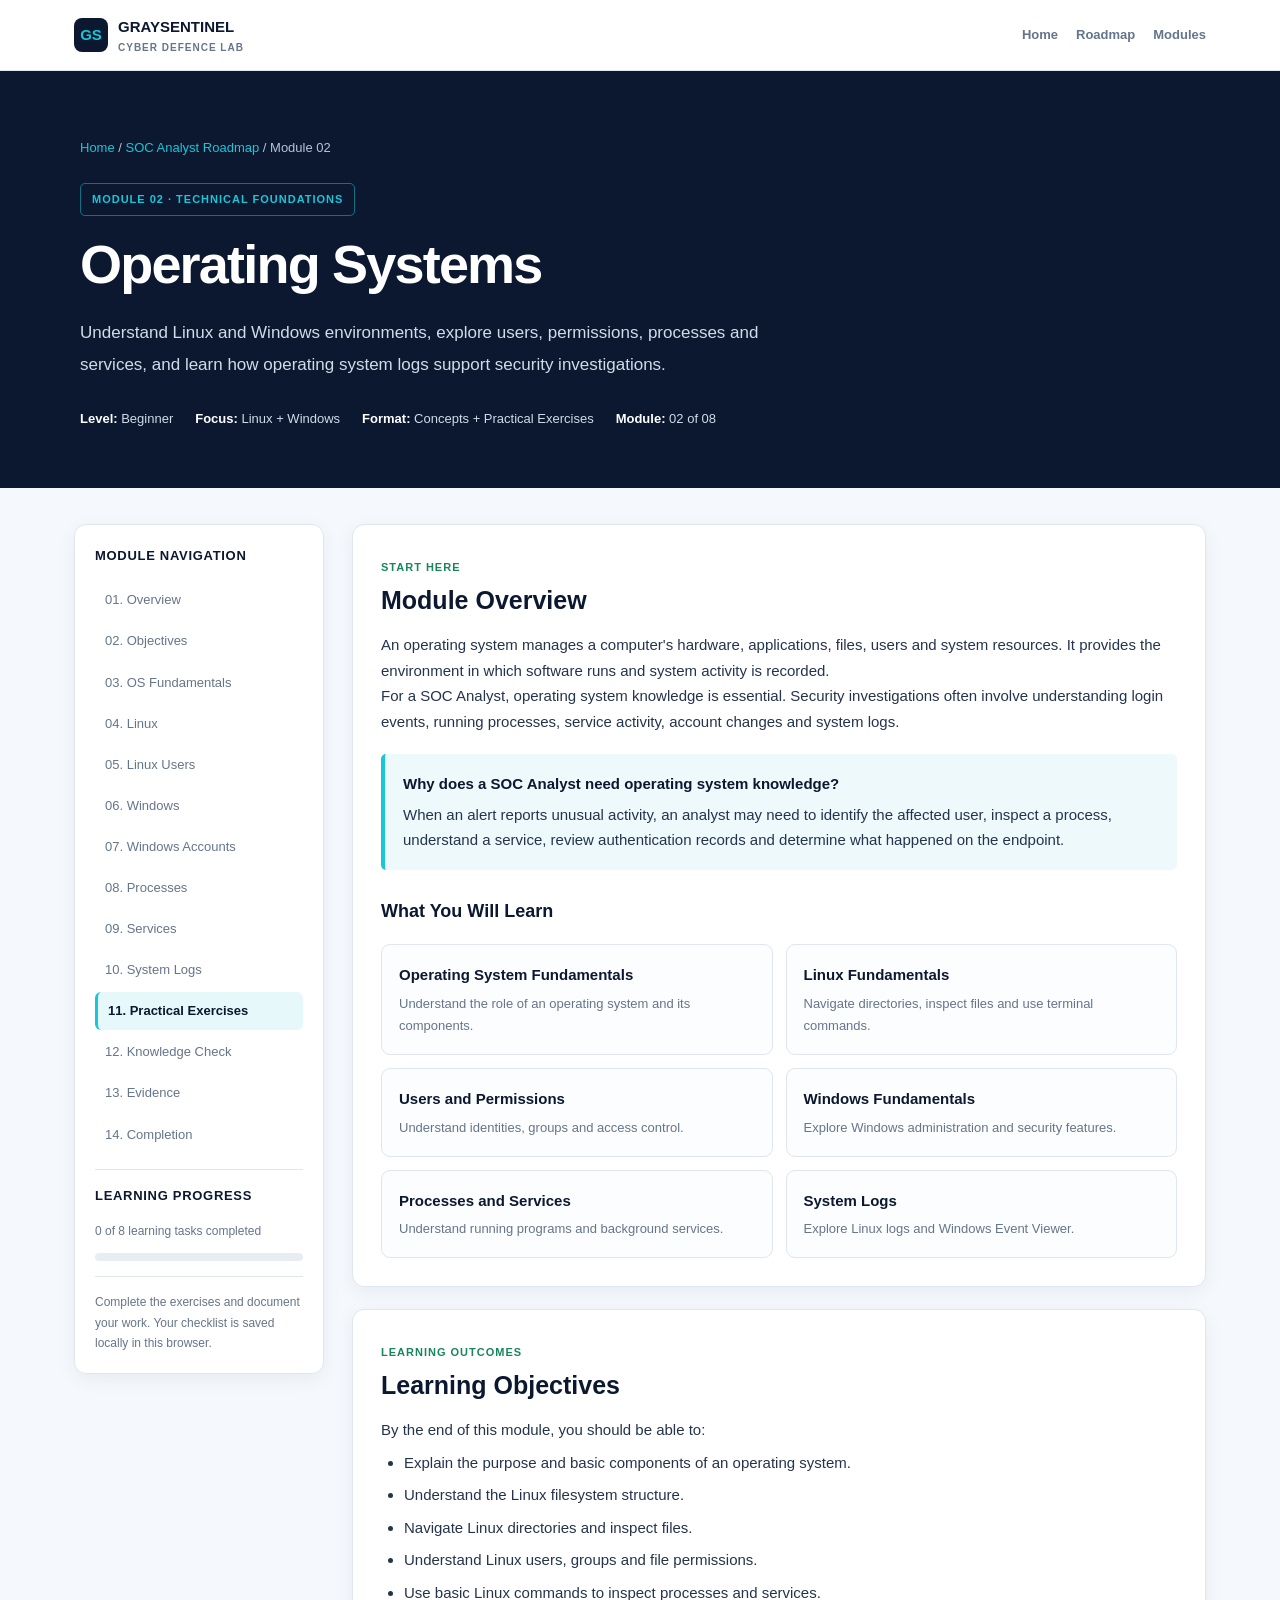
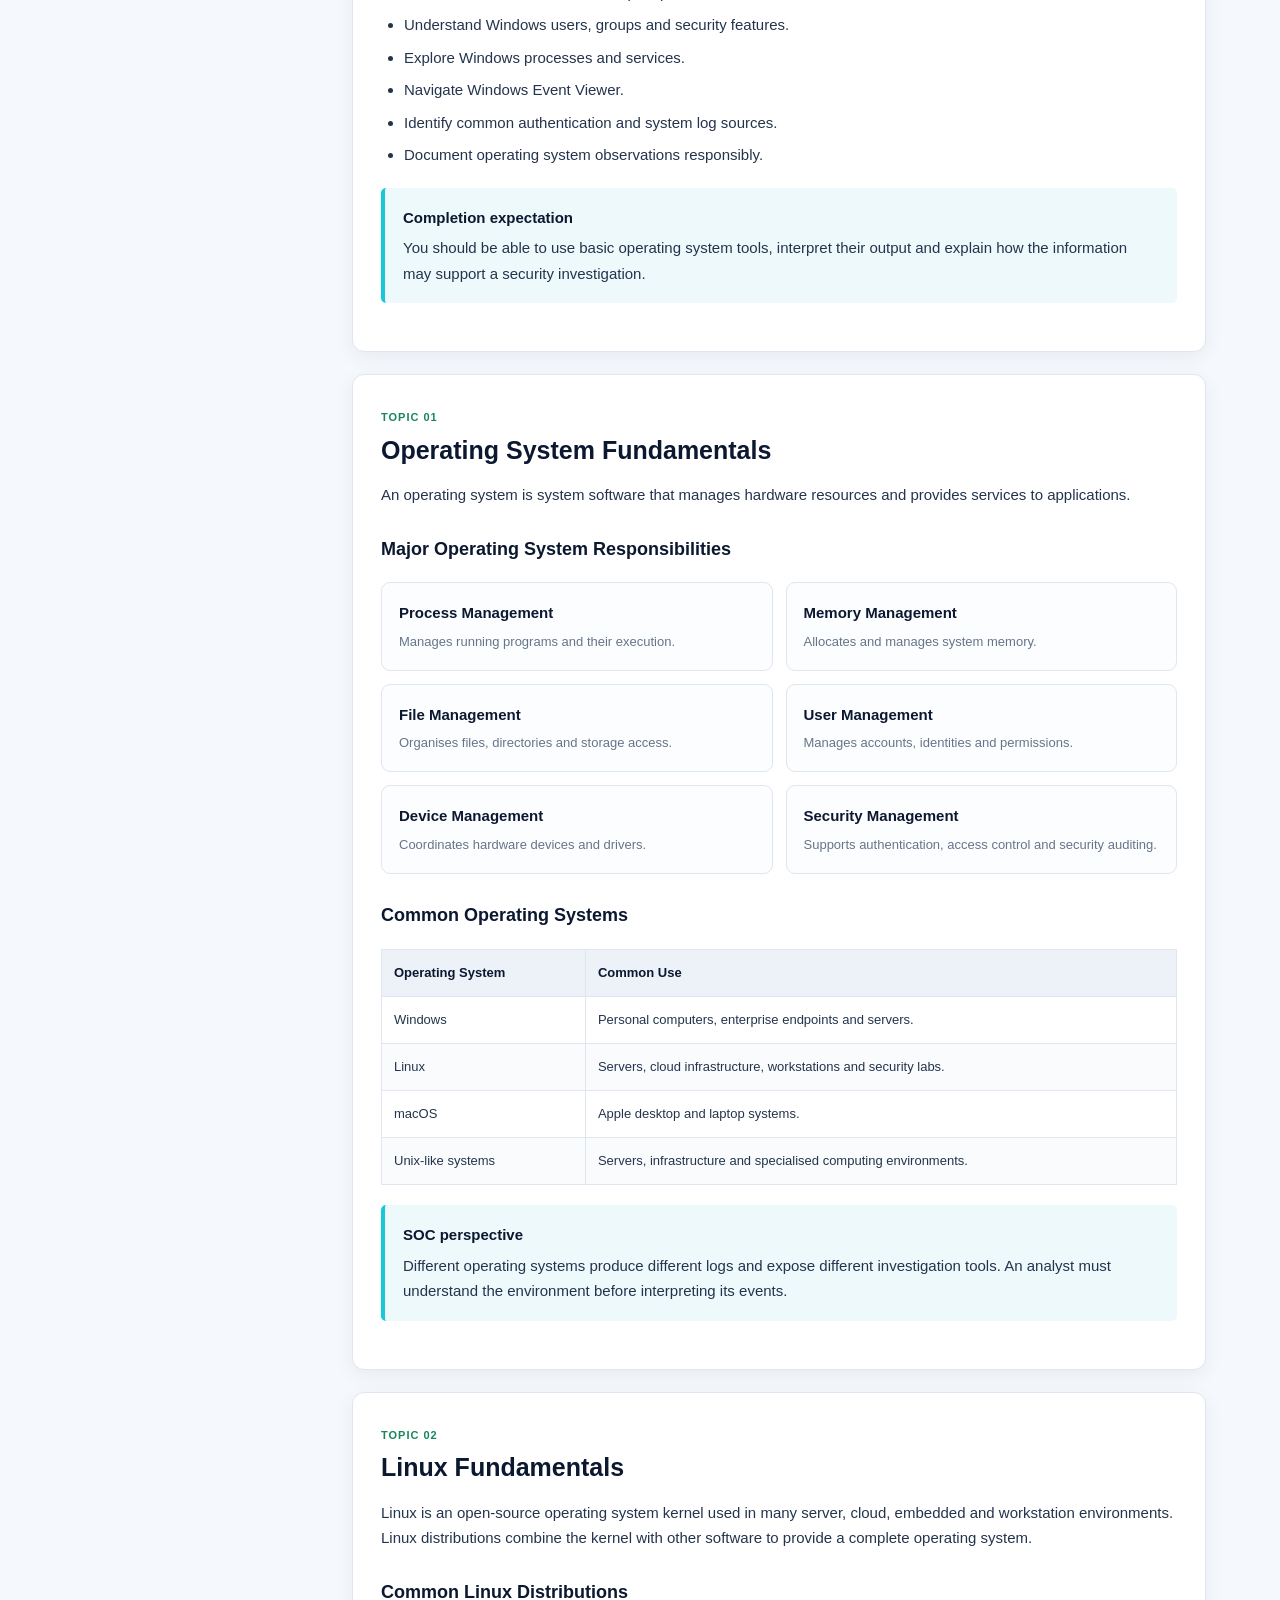
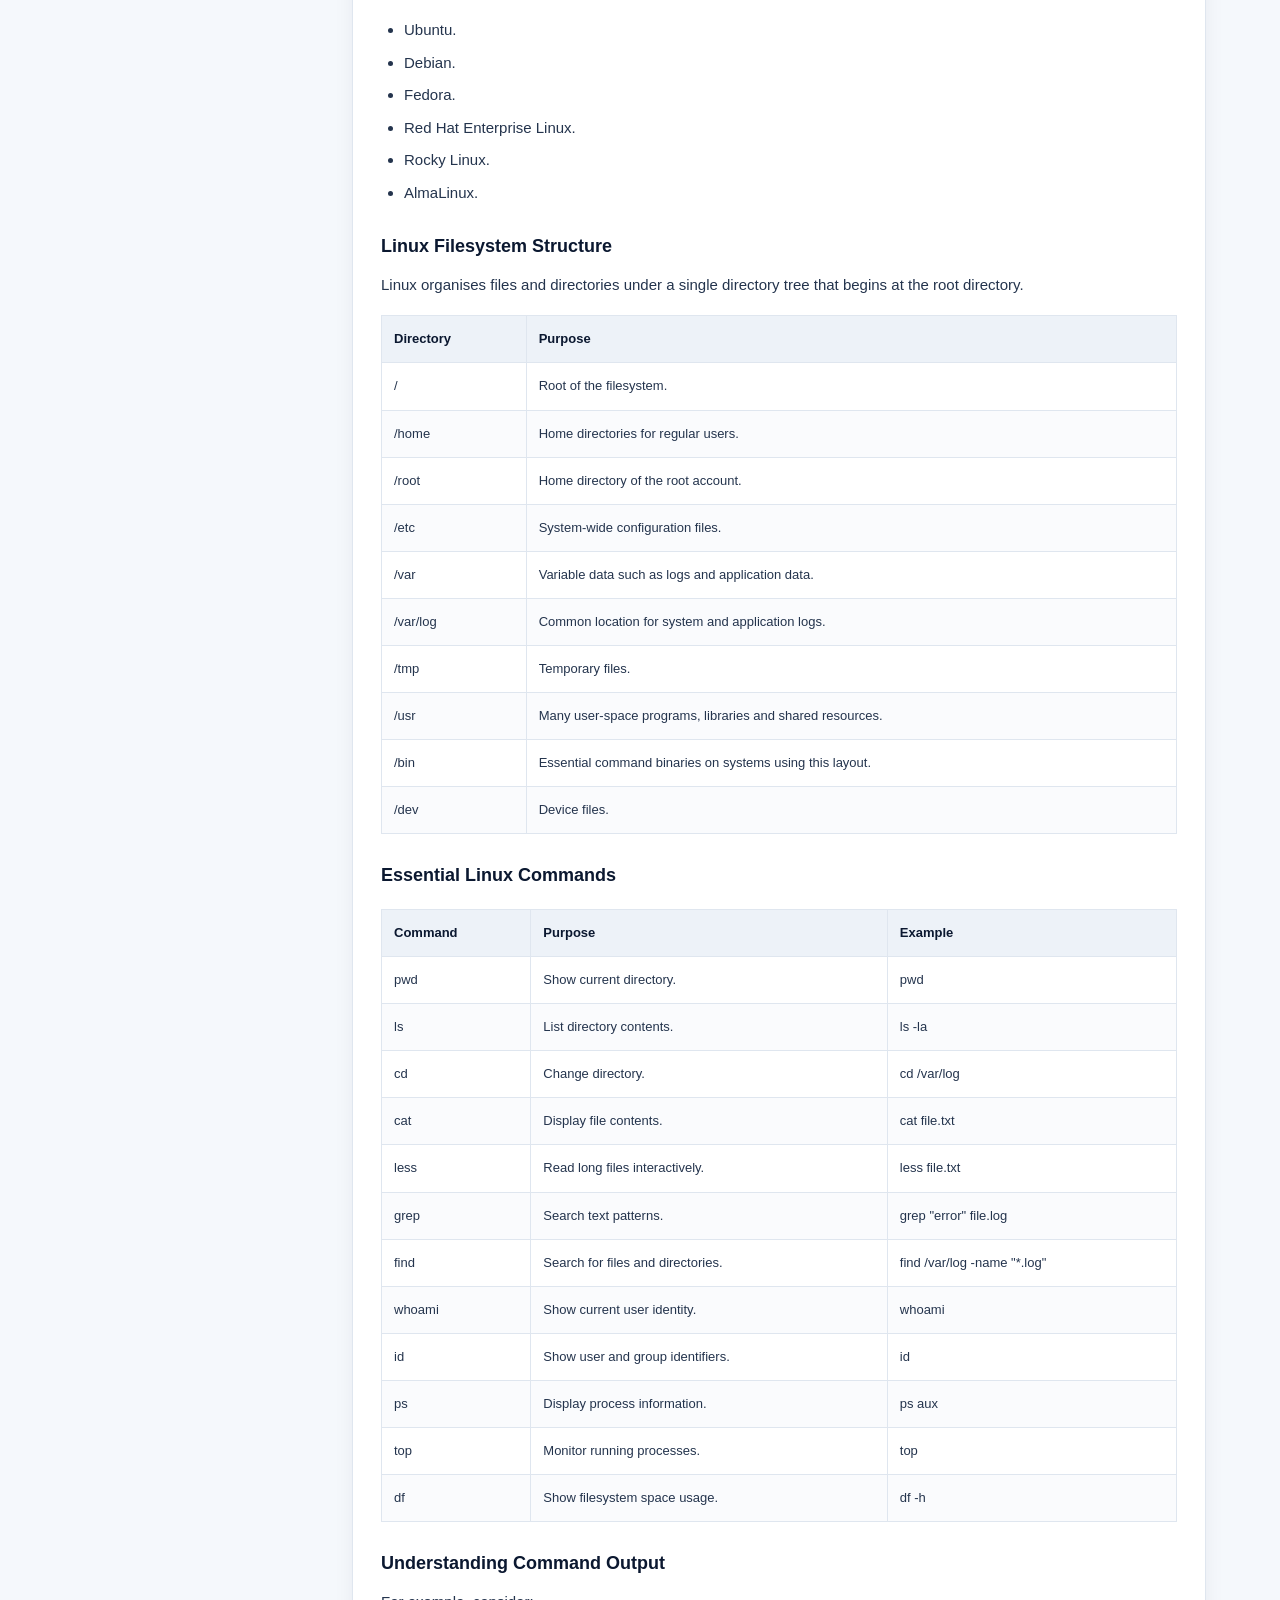
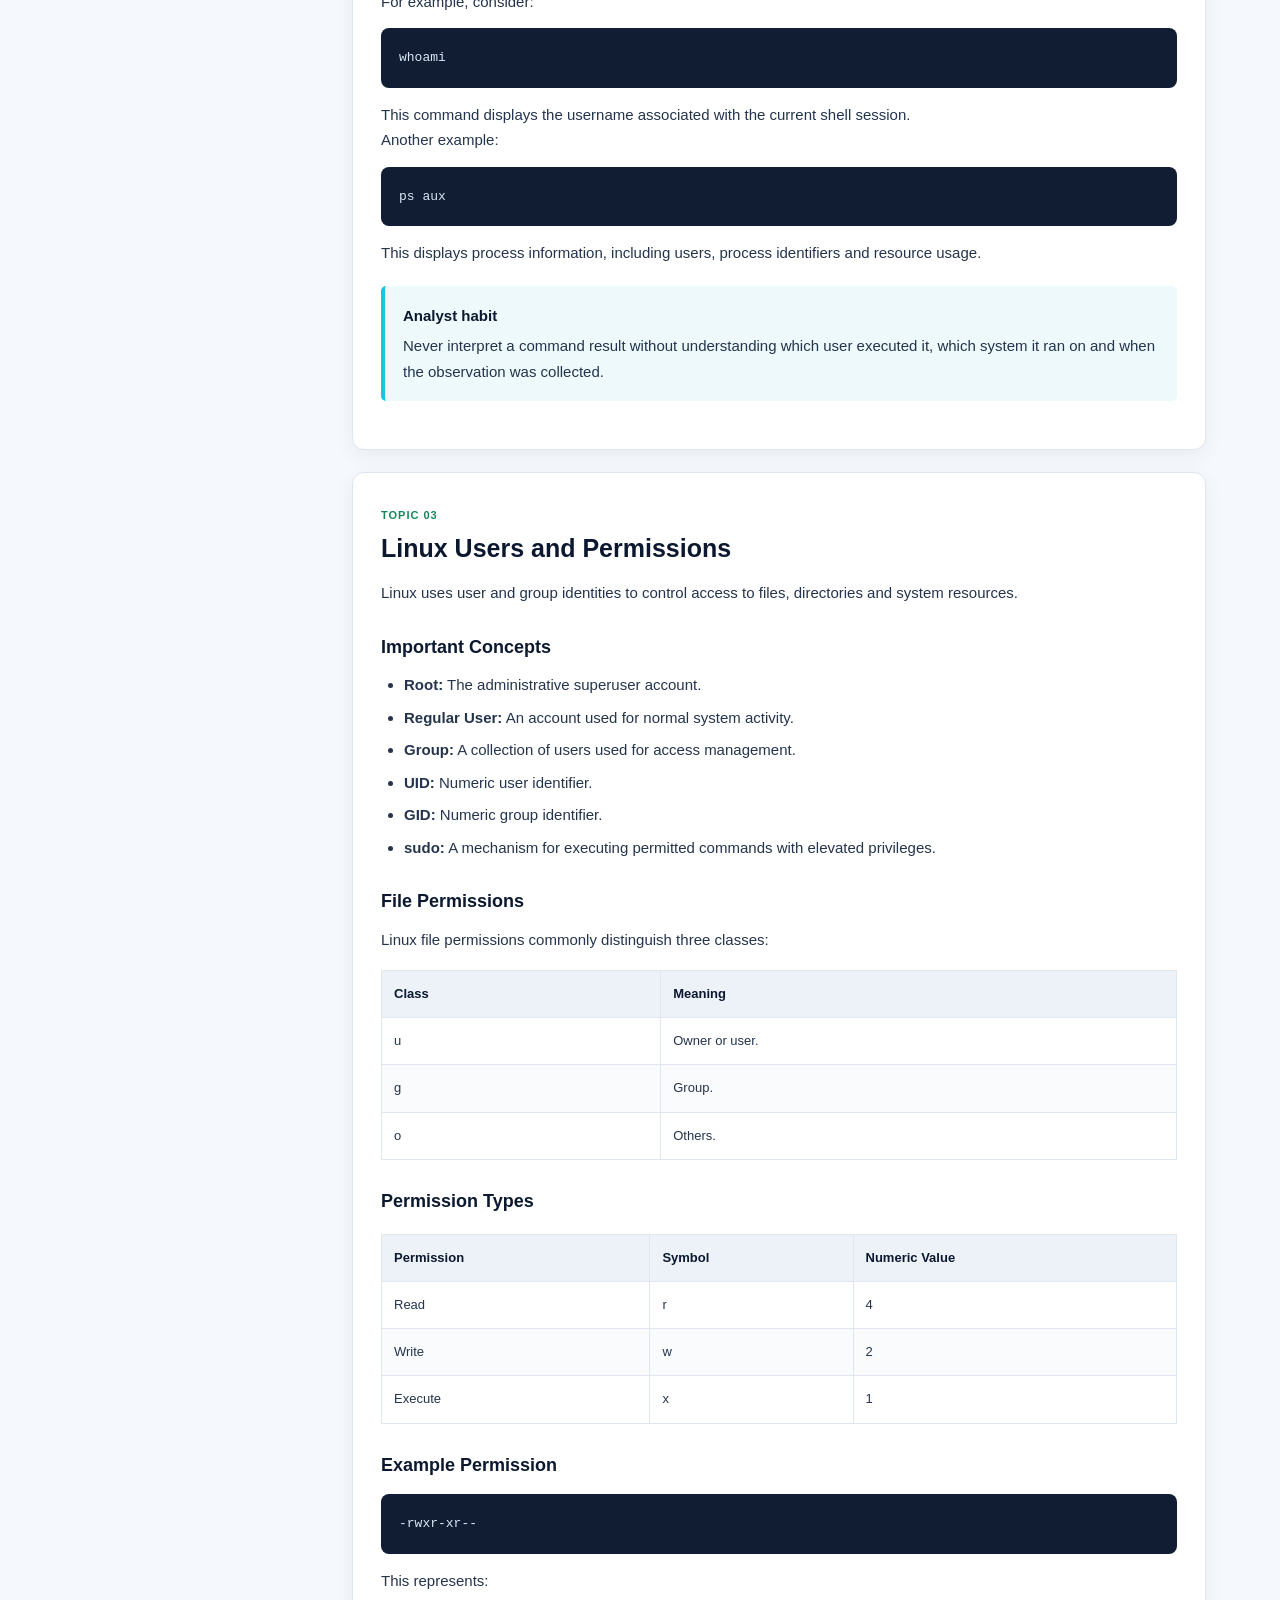
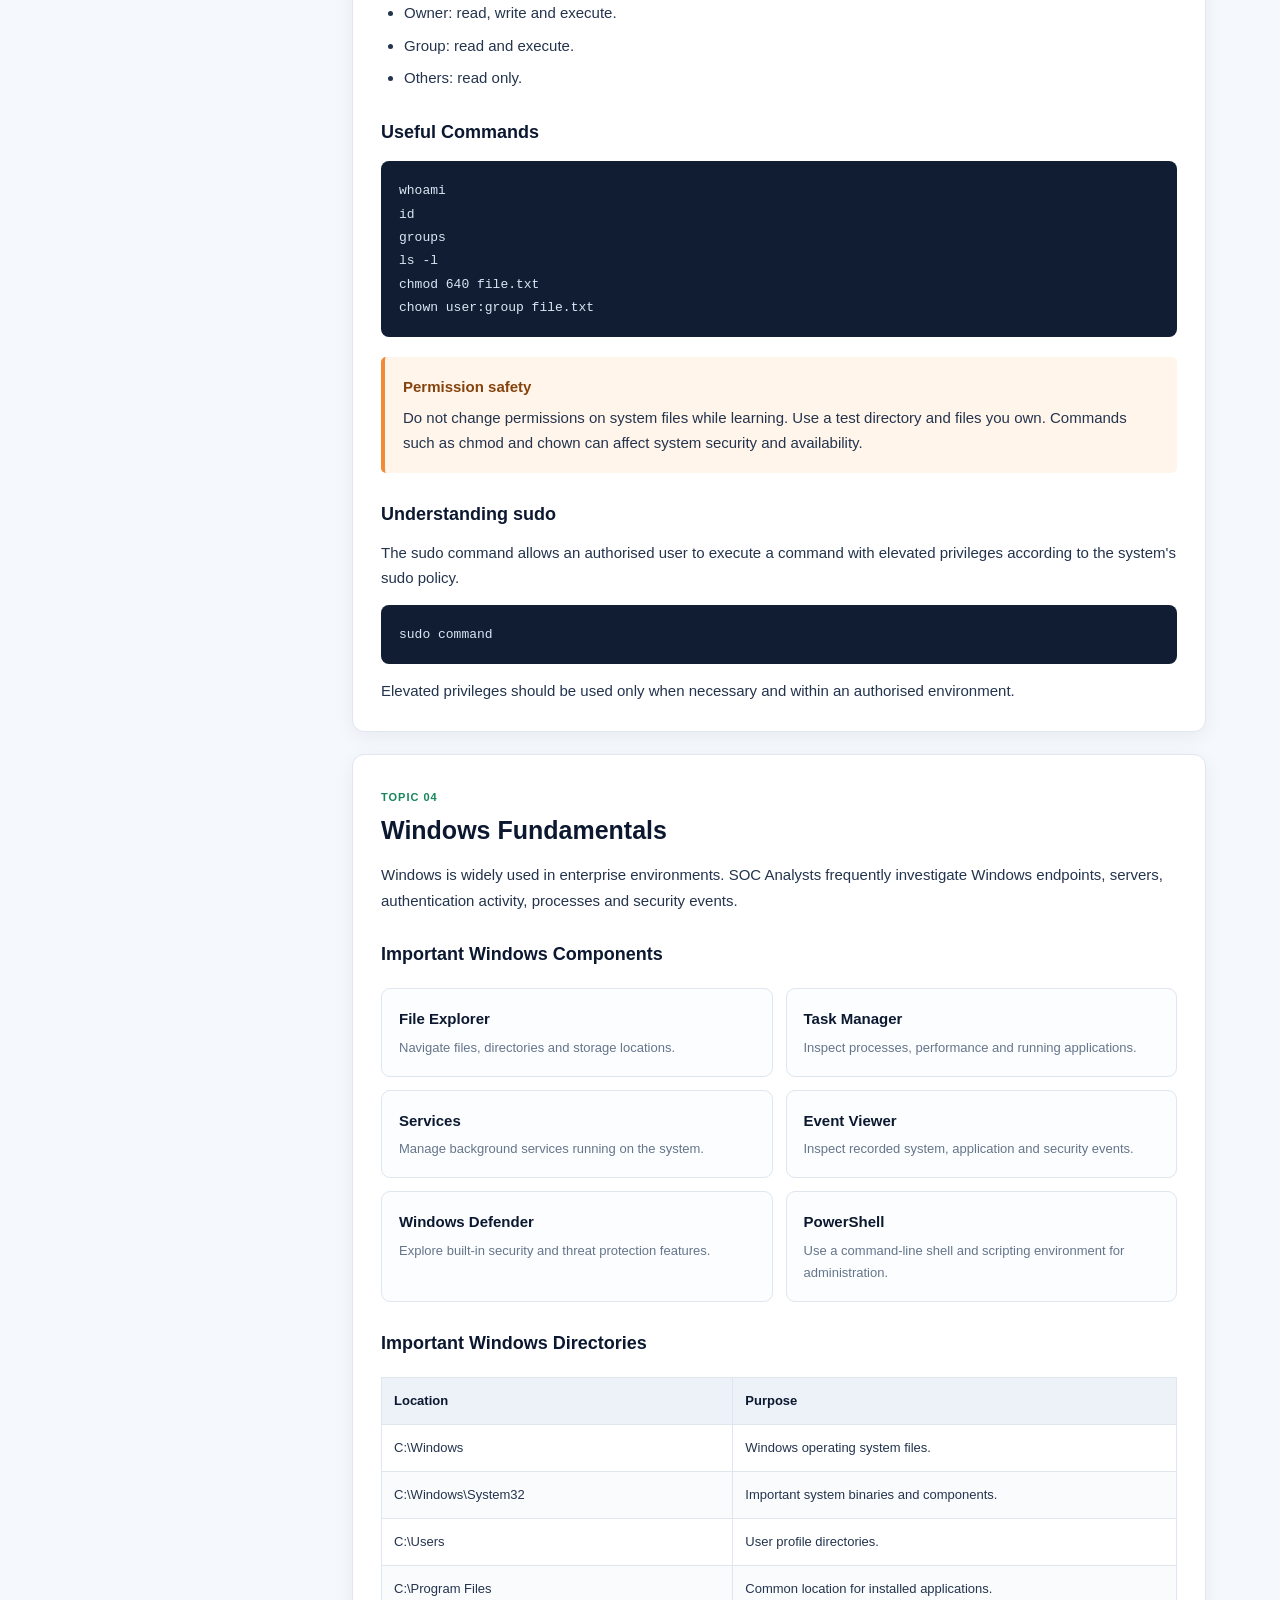
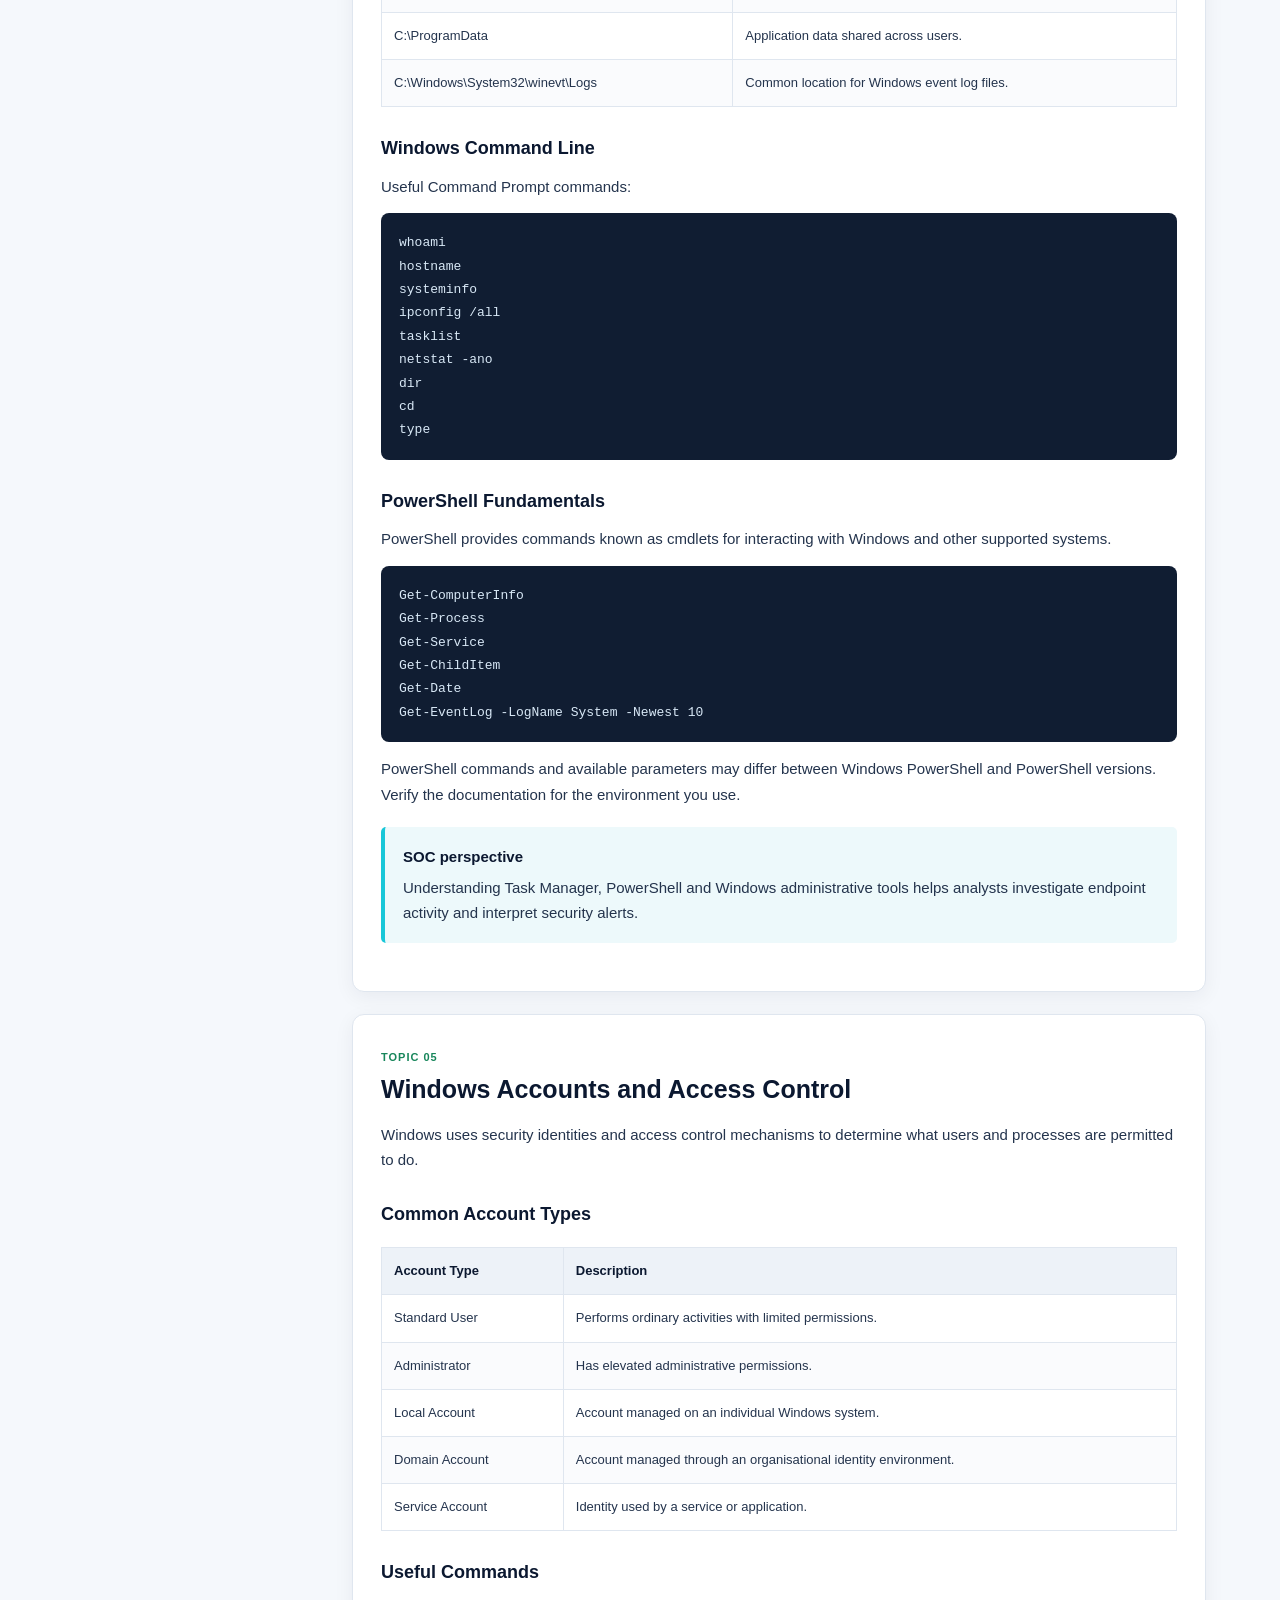
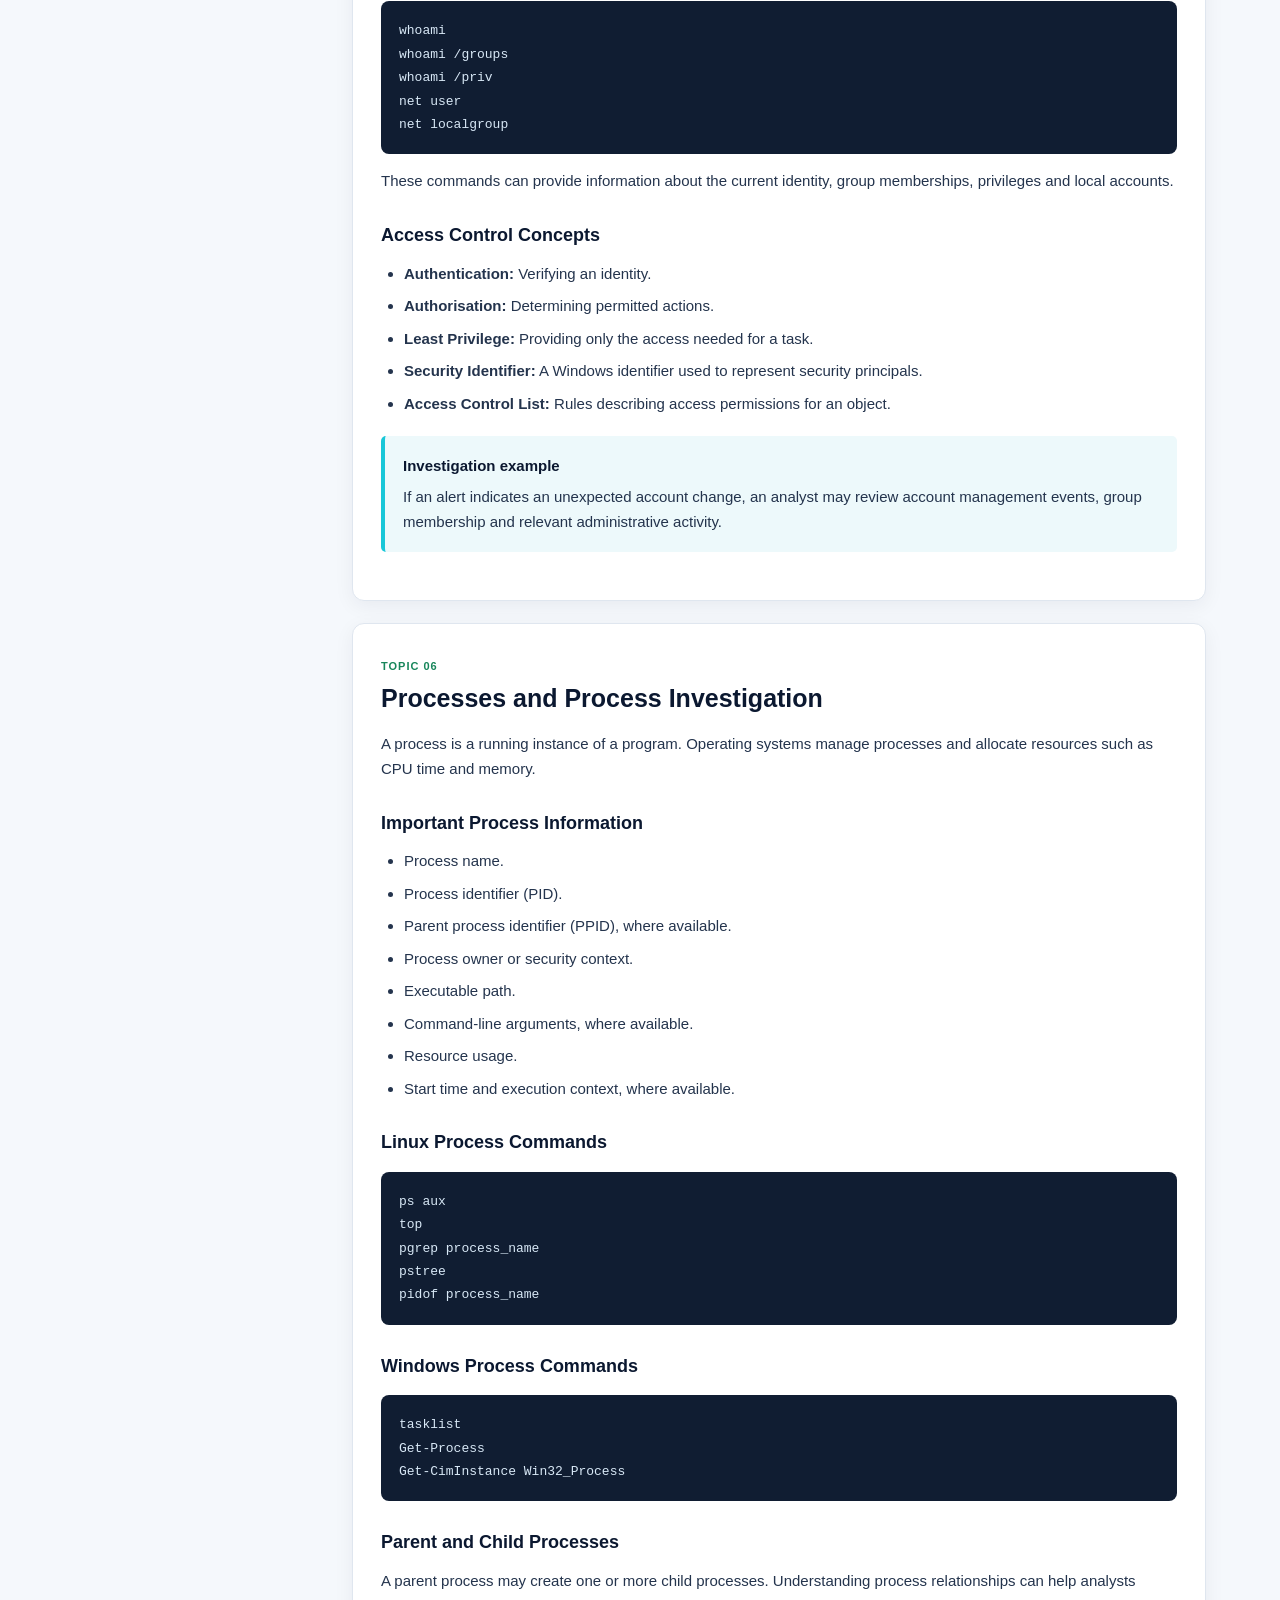
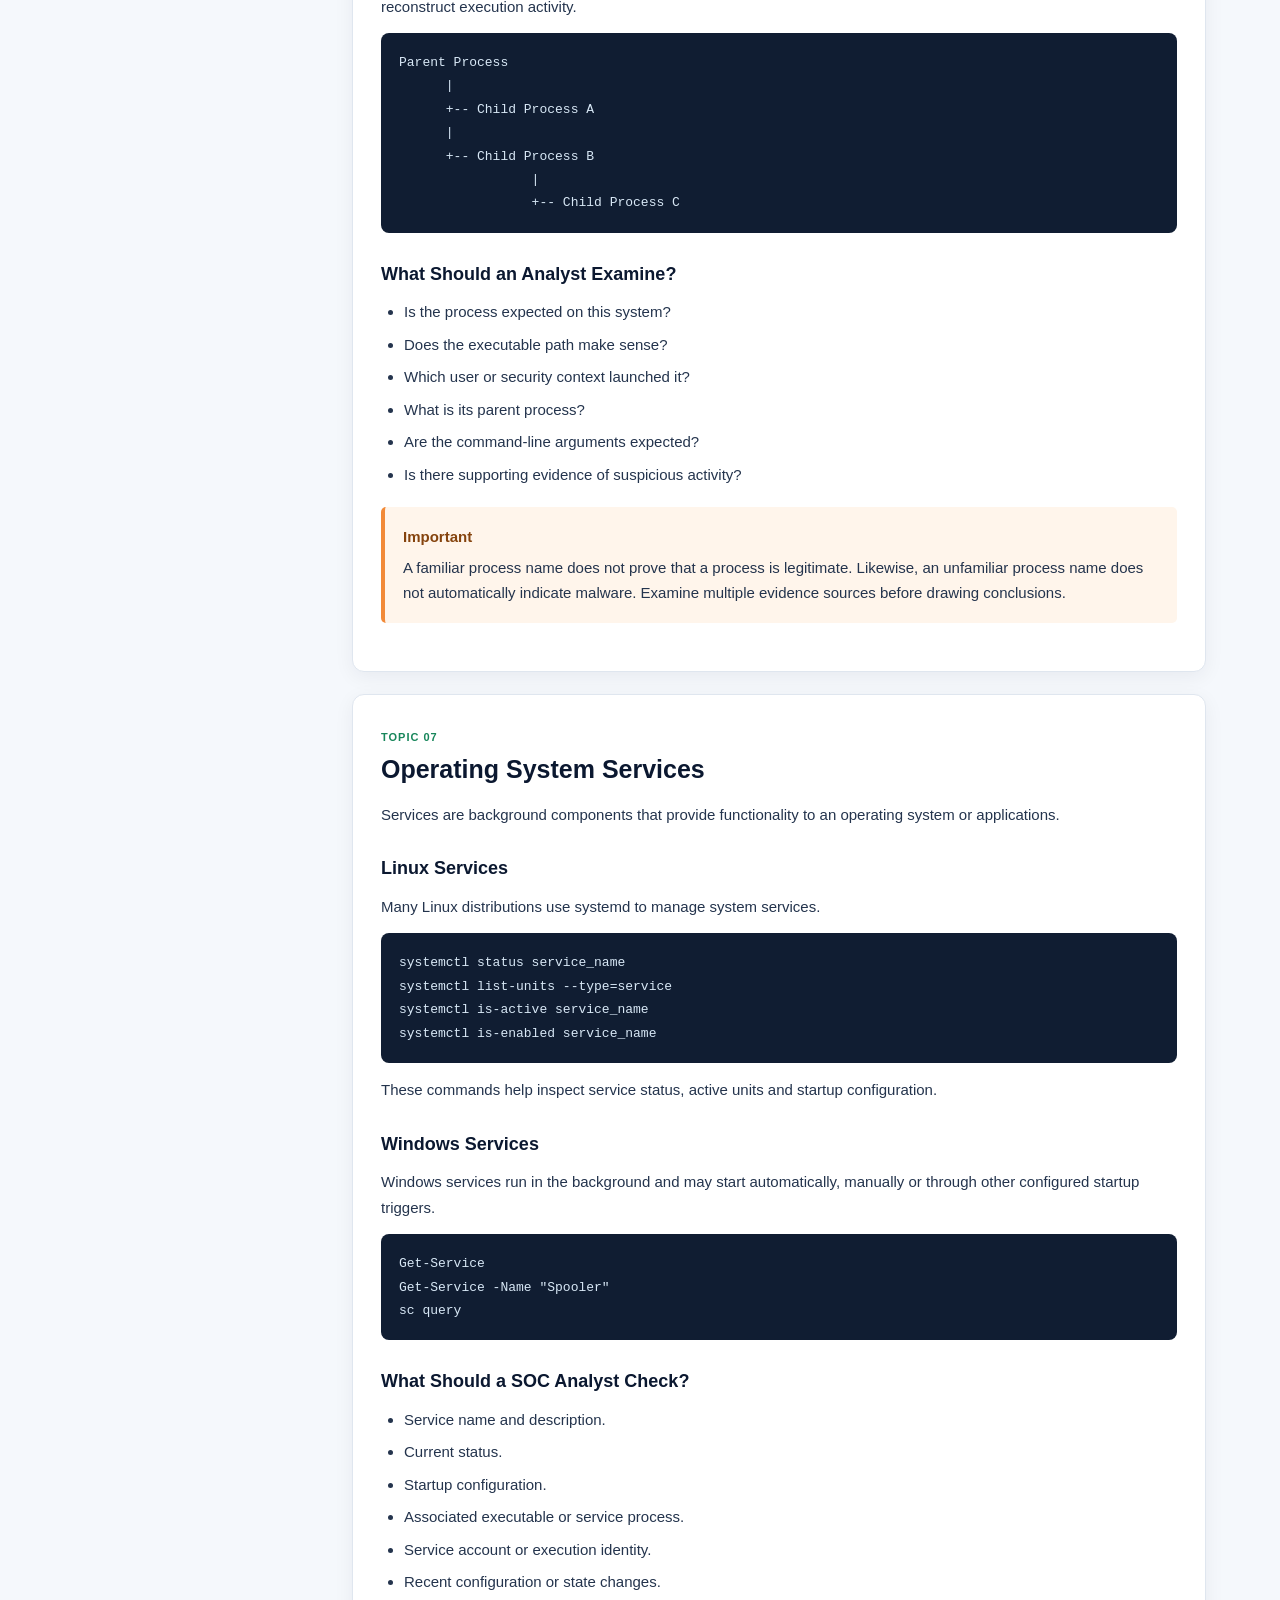
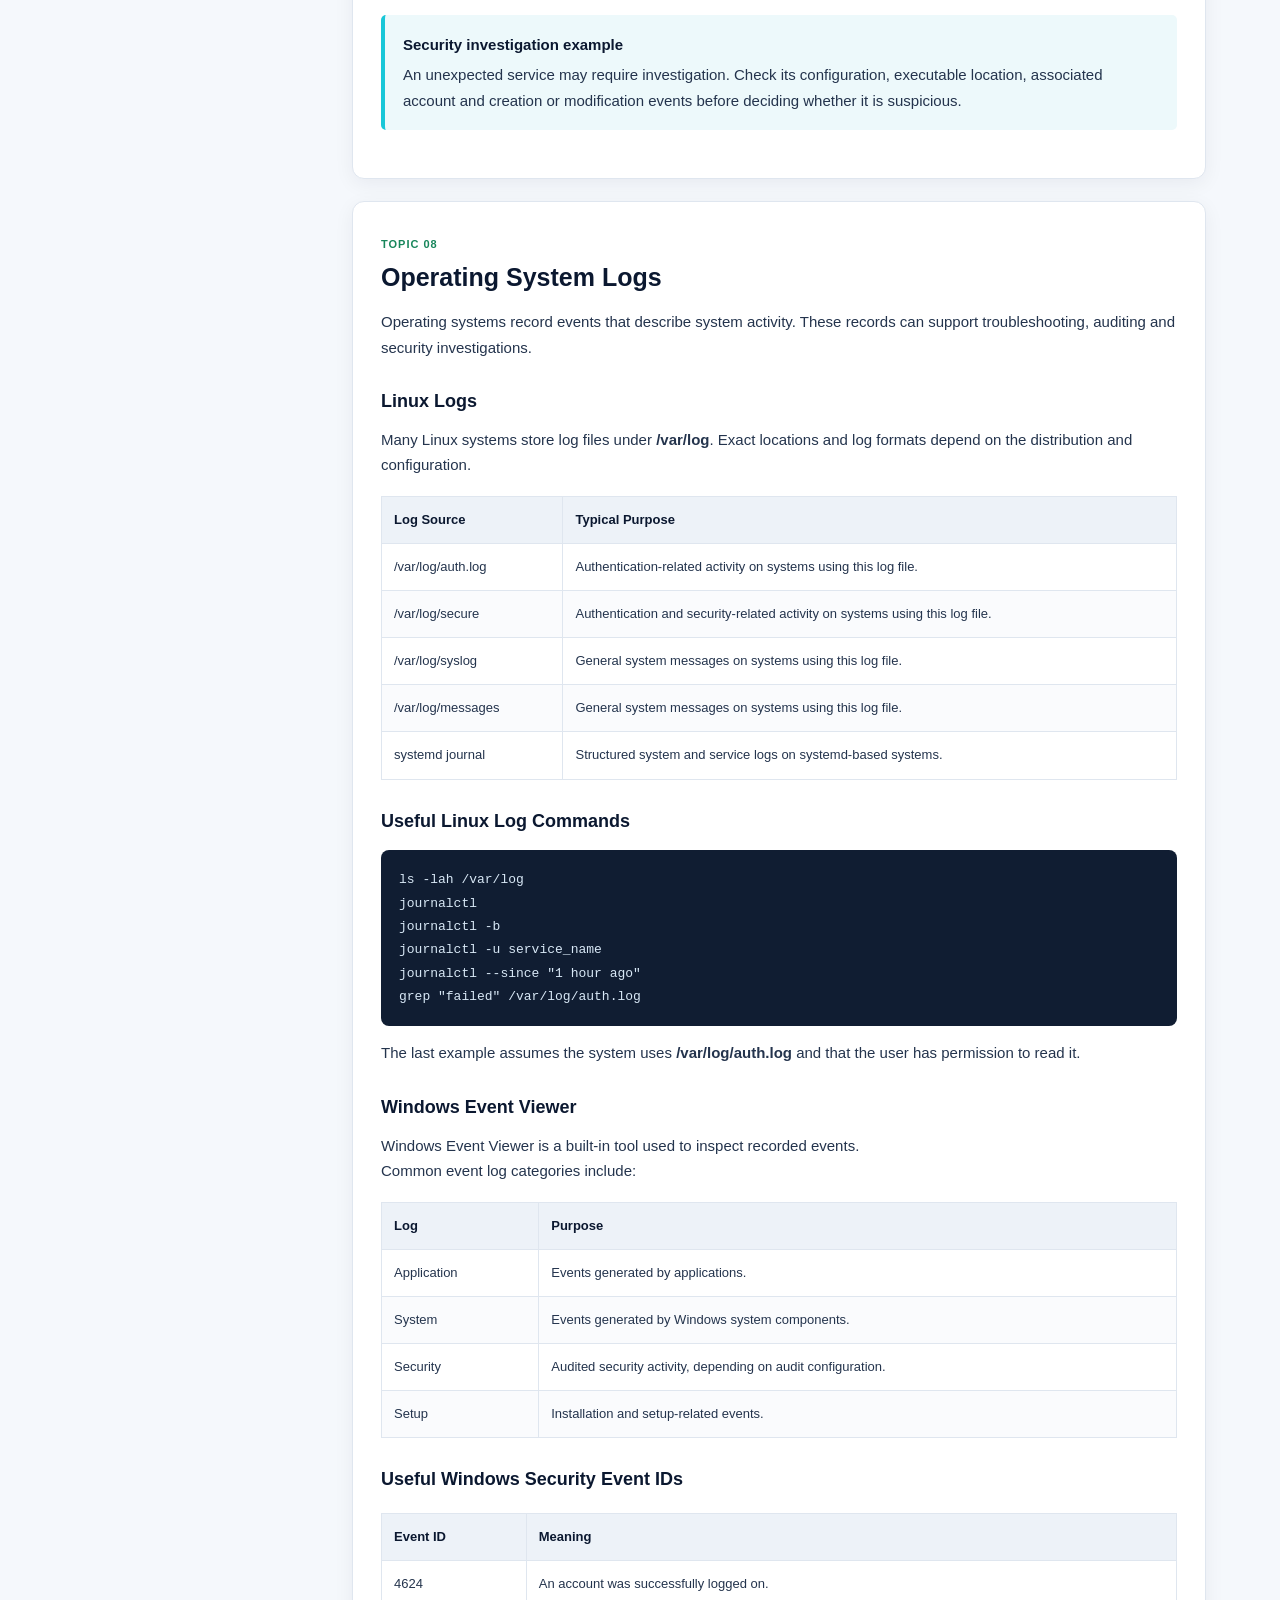
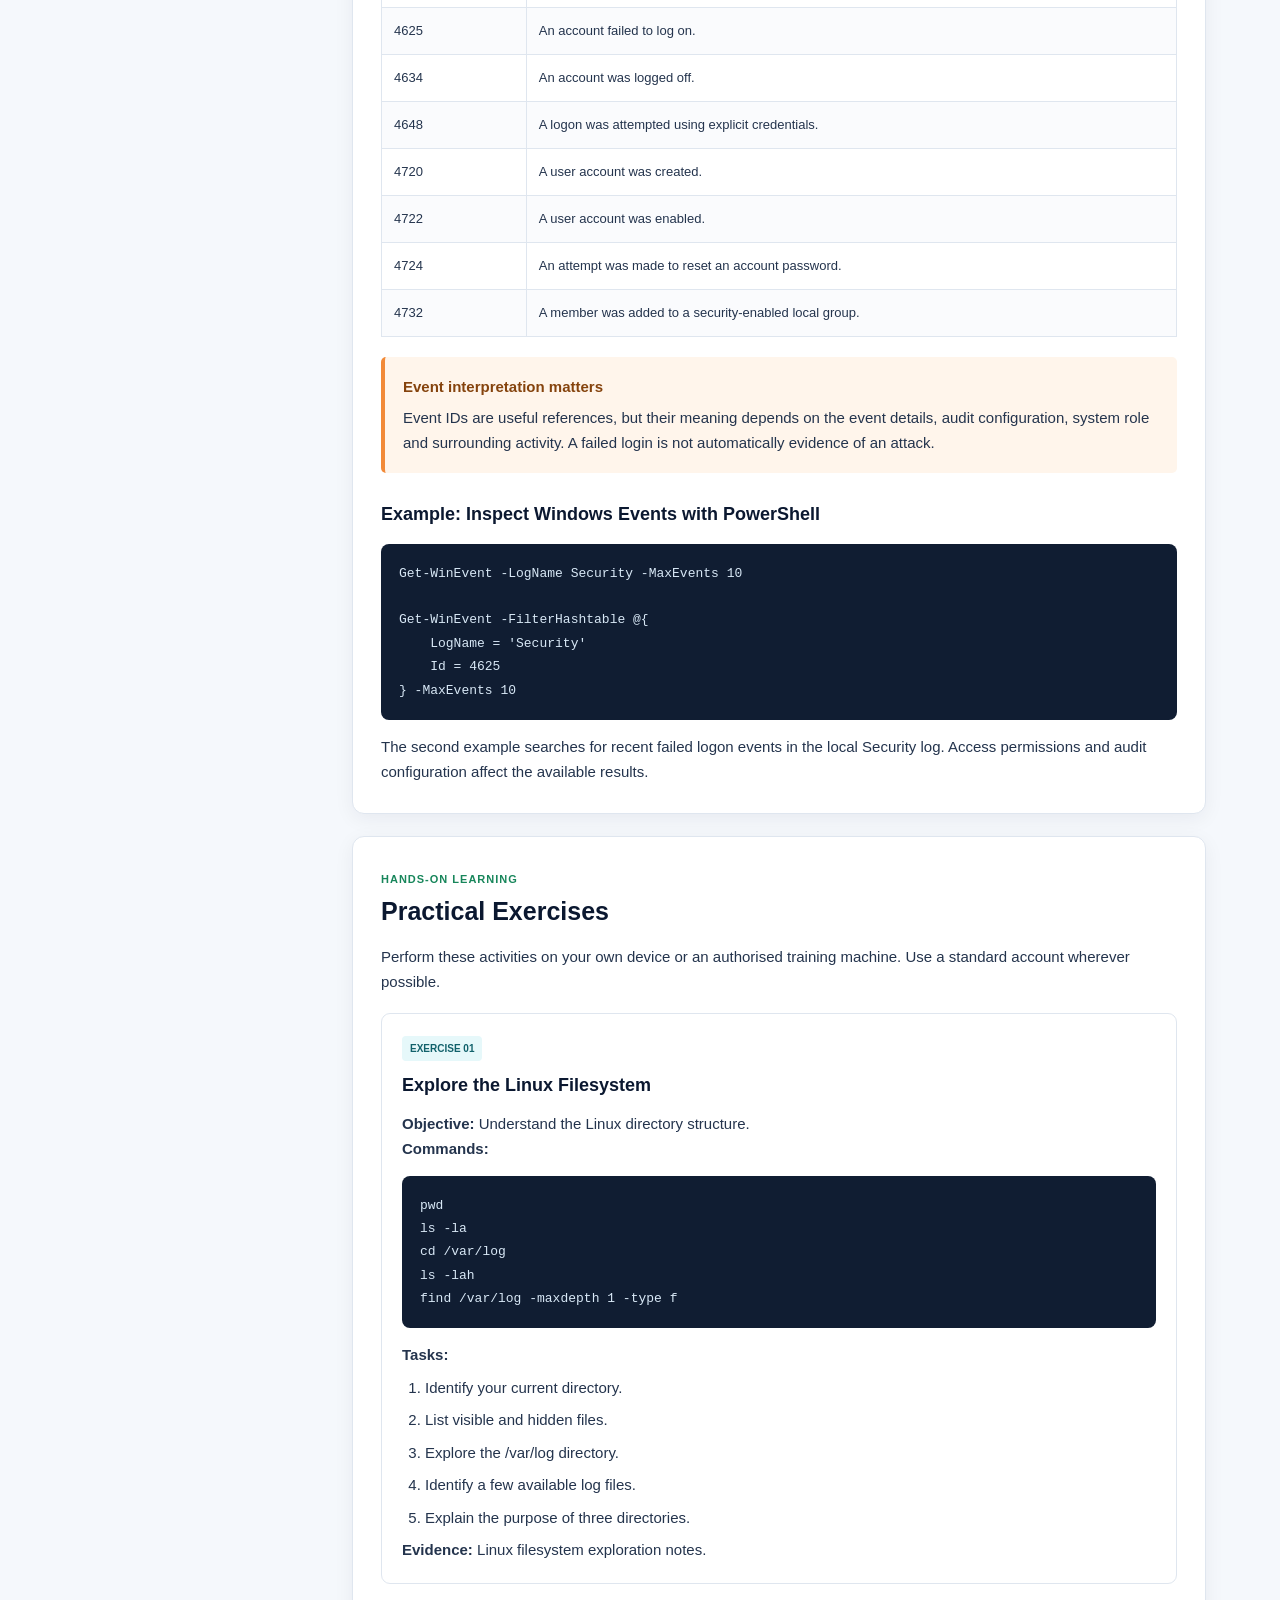
<file: modules/02-operating-systems/index.html>
<!DOCTYPE html>
<html lang="en">
<head>
  <meta charset="UTF-8">
  <meta name="viewport" content="width=device-width, initial-scale=1.0">

  <title>Operating Systems | GraySentinel SOC Analyst Roadmap</title>

  <meta name="description" content="Learn Linux and Windows operating system fundamentals for SOC Analysts. Explore users, permissions, processes, services, commands and security logs.">

  <meta name="keywords" content="Linux Fundamentals, Windows Fundamentals, SOC Analyst, Windows Event Viewer, Linux Logs, Cybersecurity, GraySentinel">

  <meta name="author" content="GraySentinel Cyber Defence Lab">
  <meta name="theme-color" content="#0B1830">

  <link rel="stylesheet" href="../../assets/css/style.css">

  <style>
    :root {
      --navy: #0B1830;
      --navy-light: #142746;
      --cyan: #18C7D8;
      --orange: #F28A38;
      --bg: #F5F8FC;
      --white: #FFFFFF;
      --text: #24344D;
      --muted: #65758B;
      --border: #DFE6EF;
      --green: #18865B;
      --code: #101D32;
      --radius: 12px;
      --shadow: 0 5px 20px rgba(11, 24, 48, 0.06);
    }

    * {
      box-sizing: border-box;
    }

    html {
      scroll-behavior: smooth;
      scroll-padding-top: 90px;
    }

    body {
      margin: 0;
      background: var(--bg);
      color: var(--text);
      font-family: Arial, Helvetica, sans-serif;
      line-height: 1.7;
    }

    a {
      color: inherit;
    }

    button,
    input {
      font: inherit;
    }

    .module-header {
      position: sticky;
      top: 0;
      z-index: 100;
      background: var(--white);
      border-bottom: 1px solid var(--border);
    }

    .header-inner {
      max-width: 1180px;
      min-height: 70px;
      padding: 12px 24px;
      margin: auto;
      display: flex;
      align-items: center;
      justify-content: space-between;
      gap: 20px;
    }

    .brand {
      display: flex;
      align-items: center;
      gap: 10px;
      color: var(--navy);
      text-decoration: none;
      font-weight: 800;
    }

    .brand-mark {
      width: 34px;
      height: 34px;
      display: grid;
      place-items: center;
      border-radius: 8px;
      background: var(--navy);
      color: var(--cyan);
      font-weight: 800;
    }

    .brand small {
      display: block;
      font-size: 10px;
      font-weight: 600;
      color: var(--muted);
      letter-spacing: 1px;
    }

    .header-links {
      display: flex;
      align-items: center;
      gap: 18px;
      font-size: 13px;
      font-weight: 700;
    }

    .header-links a {
      color: var(--muted);
      text-decoration: none;
    }

    .header-links a:hover {
      color: var(--navy);
    }

    .module-hero {
      background: var(--navy);
      color: white;
      padding: 66px 24px 58px;
    }

    .hero-inner {
      max-width: 1120px;
      margin: auto;
    }

    .breadcrumb {
      margin-bottom: 24px;
      color: #B5C4D8;
      font-size: 13px;
    }

    .breadcrumb a {
      color: var(--cyan);
      text-decoration: none;
    }

    .module-label {
      display: inline-block;
      padding: 6px 11px;
      border: 1px solid rgba(24, 199, 216, 0.5);
      border-radius: 5px;
      color: var(--cyan);
      font-size: 11px;
      font-weight: 800;
      letter-spacing: 1px;
      text-transform: uppercase;
    }

    .module-hero h1 {
      max-width: 780px;
      margin: 18px 0 14px;
      font-size: clamp(34px, 5vw, 54px);
      line-height: 1.12;
      letter-spacing: -1.8px;
    }

    .hero-description {
      max-width: 720px;
      color: #D1DBE9;
      font-size: 17px;
    }

    .hero-meta {
      display: flex;
      flex-wrap: wrap;
      gap: 22px;
      margin-top: 28px;
      color: #D1DBE9;
      font-size: 13px;
    }

    .hero-meta strong {
      color: white;
    }

    .module-layout {
      max-width: 1180px;
      margin: 36px auto;
      padding: 0 24px;
      display: grid;
      grid-template-columns: 250px minmax(0, 1fr);
      align-items: start;
      gap: 28px;
    }

    .sidebar {
      position: sticky;
      top: 94px;
      padding: 20px;
      background: var(--white);
      border: 1px solid var(--border);
      border-radius: var(--radius);
      box-shadow: var(--shadow);
    }

    .sidebar h3 {
      margin: 0 0 14px;
      color: var(--navy);
      font-size: 13px;
      text-transform: uppercase;
      letter-spacing: 0.7px;
    }

    .sidebar nav a {
      display: block;
      padding: 8px 10px;
      margin: 3px 0;
      color: var(--muted);
      text-decoration: none;
      font-size: 13px;
      border-radius: 6px;
    }

    .sidebar nav a:hover {
      background: #EDF8FA;
      color: var(--navy);
    }

    .sidebar nav a.active {
      background: #E6F8FA;
      color: var(--navy);
      font-weight: 800;
      border-left: 3px solid var(--cyan);
    }

    .sidebar-divider {
      height: 1px;
      margin: 15px 0;
      background: var(--border);
    }

    .sidebar-note {
      color: var(--muted);
      font-size: 12px;
    }

    .content {
      min-width: 0;
    }

    .content-section {
      margin-bottom: 22px;
      padding: 28px;
      background: var(--white);
      border: 1px solid var(--border);
      border-radius: var(--radius);
      box-shadow: var(--shadow);
    }

    .section-kicker {
      color: var(--green);
      font-size: 11px;
      font-weight: 800;
      letter-spacing: 1px;
      text-transform: uppercase;
    }

    .content-section h2 {
      margin: 5px 0 16px;
      color: var(--navy);
      font-size: 25px;
      line-height: 1.3;
    }

    .content-section h3 {
      margin: 26px 0 10px;
      color: var(--navy);
      font-size: 18px;
    }

    .content-section h4 {
      margin: 18px 0 7px;
      color: var(--navy);
      font-size: 15px;
    }

    .content-section p {
      color: var(--text);
    }

    .content-section ul,
    .content-section ol {
      padding-left: 23px;
    }

    .content-section li {
      margin: 7px 0;
    }

    .info-box {
      margin: 20px 0;
      padding: 17px 18px;
      border-left: 4px solid var(--cyan);
      border-radius: 5px;
      background: #EDF9FB;
    }

    .info-box strong {
      display: block;
      margin-bottom: 5px;
      color: var(--navy);
    }

    .warning-box {
      margin: 20px 0;
      padding: 17px 18px;
      border-left: 4px solid var(--orange);
      border-radius: 5px;
      background: #FFF5EB;
    }

    .warning-box strong {
      display: block;
      margin-bottom: 5px;
      color: #85430D;
    }

    .topic-grid {
      display: grid;
      grid-template-columns: repeat(2, minmax(0, 1fr));
      gap: 13px;
      margin-top: 18px;
    }

    .topic-card {
      padding: 17px;
      border: 1px solid var(--border);
      border-radius: 9px;
      background: #FCFDFE;
    }

    .topic-card strong {
      display: block;
      margin-bottom: 5px;
      color: var(--navy);
    }

    .topic-card p {
      margin: 0;
      color: var(--muted);
      font-size: 13px;
    }

    .data-table {
      width: 100%;
      margin: 18px 0;
      border-collapse: collapse;
      font-size: 13px;
    }

    .data-table th,
    .data-table td {
      padding: 12px;
      text-align: left;
      border: 1px solid var(--border);
    }

    .data-table th {
      background: #EDF2F8;
      color: var(--navy);
    }

    .data-table tr:nth-child(even) td {
      background: #FAFBFD;
    }

    .code-block {
      overflow-x: auto;
      margin: 14px 0;
      padding: 18px;
      border-radius: 8px;
      background: var(--code);
      color: #D8E8F6;
      font-family: Consolas, Monaco, monospace;
      font-size: 13px;
      line-height: 1.8;
      white-space: pre;
    }

    .workflow {
      display: grid;
      grid-template-columns: repeat(4, minmax(0, 1fr));
      gap: 10px;
      margin: 22px 0;
    }

    .workflow-item {
      padding: 15px 10px;
      text-align: center;
      border: 1px solid var(--border);
      border-radius: 8px;
      background: #FAFCFE;
    }

    .workflow-item strong {
      display: block;
      color: var(--navy);
      font-size: 13px;
    }

    .workflow-item span {
      display: block;
      margin-top: 4px;
      color: var(--muted);
      font-size: 11px;
    }

    .exercise {
      margin: 18px 0;
      padding: 20px;
      border: 1px solid var(--border);
      border-radius: 9px;
    }

    .exercise-label {
      display: inline-block;
      margin-bottom: 9px;
      padding: 4px 8px;
      background: #E6F8FA;
      color: #11616B;
      border-radius: 4px;
      font-size: 10px;
      font-weight: 800;
      text-transform: uppercase;
    }

    .exercise h3 {
      margin: 0 0 10px;
    }

    .task-list {
      list-style: none;
      padding: 0 !important;
    }

    .task-list li {
      display: flex;
      align-items: flex-start;
      gap: 10px;
      margin: 11px 0;
    }

    .task-list input {
      width: 17px;
      height: 17px;
      margin-top: 4px;
      accent-color: var(--green);
      flex-shrink: 0;
    }

    .quiz-question {
      margin: 22px 0;
      padding: 18px;
      border: 1px solid var(--border);
      border-radius: 9px;
    }

    .quiz-question p {
      margin-top: 0;
      color: var(--navy);
      font-weight: 700;
    }

    .quiz-question label {
      display: flex;
      align-items: flex-start;
      gap: 9px;
      margin: 11px 0;
      color: var(--text);
      font-size: 14px;
      cursor: pointer;
    }

    .quiz-question input {
      margin-top: 5px;
      accent-color: var(--green);
    }

    .primary-button {
      display: inline-block;
      padding: 12px 19px;
      border: 0;
      border-radius: 6px;
      background: var(--navy);
      color: white;
      font-weight: 700;
      font-size: 13px;
      cursor: pointer;
    }

    .primary-button:hover {
      background: var(--navy-light);
    }

    .quiz-result {
      display: none;
      margin-top: 18px;
      padding: 16px;
      border-radius: 8px;
      font-weight: 700;
    }

    .progress-track {
      width: 100%;
      height: 8px;
      margin: 12px 0;
      overflow: hidden;
      border-radius: 20px;
      background: #E8EDF3;
    }

    .progress-fill {
      width: 0%;
      height: 100%;
      background: var(--green);
      transition: width 0.2s ease;
    }

    .evidence-card {
      padding: 20px;
      border: 1px solid var(--border);
      border-radius: 9px;
      background: #FCFDFE;
    }

    .evidence-card h3 {
      margin-top: 0;
    }

    .resource-list a {
      color: #086F83;
      text-decoration: none;
      font-weight: 700;
    }

    .resource-list a:hover {
      text-decoration: underline;
    }

    .next-module {
      display: flex;
      justify-content: space-between;
      align-items: center;
      gap: 20px;
      padding: 24px;
      border-radius: var(--radius);
      background: var(--navy);
      color: white;
    }

    .next-module h3 {
      margin: 0 0 5px;
      color: white;
    }

    .next-module p {
      margin: 0;
      color: #C6D5E7;
      font-size: 13px;
    }

    .next-module a {
      flex-shrink: 0;
      padding: 11px 15px;
      border-radius: 6px;
      background: var(--cyan);
      color: var(--navy);
      font-size: 12px;
      font-weight: 800;
      text-decoration: none;
    }

    .module-footer {
      padding: 28px 24px;
      background: var(--navy);
      color: #D1DBE9;
      text-align: center;
      font-size: 12px;
    }

    .module-footer a {
      color: var(--cyan);
      text-decoration: none;
    }

    @media (max-width: 900px) {
      .module-layout {
        grid-template-columns: 1fr;
      }

      .sidebar {
        position: static;
      }

      .sidebar nav {
        display: grid;
        grid-template-columns: repeat(2, minmax(0, 1fr));
        gap: 3px;
      }

      .workflow {
        grid-template-columns: repeat(2, minmax(0, 1fr));
      }
    }

    @media (max-width: 600px) {
      .header-inner {
        padding: 10px 15px;
      }

      .header-links {
        gap: 10px;
        font-size: 11px;
      }

      .module-hero {
        padding: 42px 18px;
      }

      .module-layout {
        padding: 0 14px;
        margin: 20px auto;
      }

      .content-section {
        padding: 20px 17px;
      }

      .content-section h2 {
        font-size: 21px;
      }

      .topic-grid {
        grid-template-columns: 1fr;
      }

      .data-table {
        display: block;
        overflow-x: auto;
      }

      .next-module {
        align-items: flex-start;
        flex-direction: column;
      }
    }
  </style>
</head>

<body>

  <!-- HEADER -->
  <header class="module-header">
    <div class="header-inner">

      <a class="brand" href="../../index.html">
        <span class="brand-mark">GS</span>
        <span>
          GRAYSENTINEL
          <small>CYBER DEFENCE LAB</small>
        </span>
      </a>

      <nav class="header-links" aria-label="Main navigation">
        <a href="../../index.html">Home</a>
        <a href="../../ROADMAP.md">Roadmap</a>
        <a href="../../modules/README.md">Modules</a>
      </nav>

    </div>
  </header>


  <!-- HERO -->
  <section class="module-hero">
    <div class="hero-inner">

      <div class="breadcrumb">
        <a href="../../index.html">Home</a>
        /
        <a href="../../ROADMAP.md">SOC Analyst Roadmap</a>
        /
        Module 02
      </div>

      <span class="module-label">Module 02 · Technical Foundations</span>

      <h1>Operating Systems</h1>

      <p class="hero-description">
        Understand Linux and Windows environments, explore users,
        permissions, processes and services, and learn how operating
        system logs support security investigations.
      </p>

      <div class="hero-meta">
        <span><strong>Level:</strong> Beginner</span>
        <span><strong>Focus:</strong> Linux + Windows</span>
        <span><strong>Format:</strong> Concepts + Practical Exercises</span>
        <span><strong>Module:</strong> 02 of 08</span>
      </div>

    </div>
  </section>


  <main class="module-layout">

    <!-- SIDEBAR -->
    <aside class="sidebar">

      <h3>Module Navigation</h3>

      <nav aria-label="Module sections">
        <a href="#overview" class="active">01. Overview</a>
        <a href="#objectives">02. Objectives</a>
        <a href="#os-fundamentals">03. OS Fundamentals</a>
        <a href="#linux">04. Linux</a>
        <a href="#linux-users">05. Linux Users</a>
        <a href="#windows">06. Windows</a>
        <a href="#windows-users">07. Windows Accounts</a>
        <a href="#processes">08. Processes</a>
        <a href="#services">09. Services</a>
        <a href="#logs">10. System Logs</a>
        <a href="#practical">11. Practical Exercises</a>
        <a href="#assessment">12. Knowledge Check</a>
        <a href="#evidence">13. Evidence</a>
        <a href="#completion">14. Completion</a>
      </nav>

      <div class="sidebar-divider"></div>

      <h3>Learning Progress</h3>

      <div id="progressText" class="sidebar-note">
        0 of 8 learning tasks completed
      </div>

      <div class="progress-track">
        <div class="progress-fill" id="progressFill"></div>
      </div>

      <div class="sidebar-divider"></div>

      <p class="sidebar-note">
        Complete the exercises and document your work.
        Your checklist is saved locally in this browser.
      </p>

    </aside>


    <!-- MAIN CONTENT -->
    <div class="content">


      <!-- OVERVIEW -->
      <section class="content-section" id="overview">

        <span class="section-kicker">Start Here</span>

        <h2>Module Overview</h2>

        <p>
          An operating system manages a computer's hardware,
          applications, files, users and system resources.
          It provides the environment in which software runs
          and system activity is recorded.
        </p>

        <p>
          For a SOC Analyst, operating system knowledge is essential.
          Security investigations often involve understanding login
          events, running processes, service activity, account
          changes and system logs.
        </p>

        <div class="info-box">
          <strong>Why does a SOC Analyst need operating system knowledge?</strong>
          When an alert reports unusual activity, an analyst may need
          to identify the affected user, inspect a process, understand
          a service, review authentication records and determine
          what happened on the endpoint.
        </div>

        <h3>What You Will Learn</h3>

        <div class="topic-grid">

          <div class="topic-card">
            <strong>Operating System Fundamentals</strong>
            <p>Understand the role of an operating system and its components.</p>
          </div>

          <div class="topic-card">
            <strong>Linux Fundamentals</strong>
            <p>Navigate directories, inspect files and use terminal commands.</p>
          </div>

          <div class="topic-card">
            <strong>Users and Permissions</strong>
            <p>Understand identities, groups and access control.</p>
          </div>

          <div class="topic-card">
            <strong>Windows Fundamentals</strong>
            <p>Explore Windows administration and security features.</p>
          </div>

          <div class="topic-card">
            <strong>Processes and Services</strong>
            <p>Understand running programs and background services.</p>
          </div>

          <div class="topic-card">
            <strong>System Logs</strong>
            <p>Explore Linux logs and Windows Event Viewer.</p>
          </div>

        </div>

      </section>


      <!-- OBJECTIVES -->
      <section class="content-section" id="objectives">

        <span class="section-kicker">Learning Outcomes</span>

        <h2>Learning Objectives</h2>

        <p>By the end of this module, you should be able to:</p>

        <ul>
          <li>Explain the purpose and basic components of an operating system.</li>
          <li>Understand the Linux filesystem structure.</li>
          <li>Navigate Linux directories and inspect files.</li>
          <li>Understand Linux users, groups and file permissions.</li>
          <li>Use basic Linux commands to inspect processes and services.</li>
          <li>Understand Windows users, groups and security features.</li>
          <li>Explore Windows processes and services.</li>
          <li>Navigate Windows Event Viewer.</li>
          <li>Identify common authentication and system log sources.</li>
          <li>Document operating system observations responsibly.</li>
        </ul>

        <div class="info-box">
          <strong>Completion expectation</strong>
          You should be able to use basic operating system tools,
          interpret their output and explain how the information
          may support a security investigation.
        </div>

      </section>


      <!-- OS FUNDAMENTALS -->
      <section class="content-section" id="os-fundamentals">

        <span class="section-kicker">Topic 01</span>

        <h2>Operating System Fundamentals</h2>

        <p>
          An operating system is system software that manages
          hardware resources and provides services to applications.
        </p>

        <h3>Major Operating System Responsibilities</h3>

        <div class="topic-grid">

          <div class="topic-card">
            <strong>Process Management</strong>
            <p>Manages running programs and their execution.</p>
          </div>

          <div class="topic-card">
            <strong>Memory Management</strong>
            <p>Allocates and manages system memory.</p>
          </div>

          <div class="topic-card">
            <strong>File Management</strong>
            <p>Organises files, directories and storage access.</p>
          </div>

          <div class="topic-card">
            <strong>User Management</strong>
            <p>Manages accounts, identities and permissions.</p>
          </div>

          <div class="topic-card">
            <strong>Device Management</strong>
            <p>Coordinates hardware devices and drivers.</p>
          </div>

          <div class="topic-card">
            <strong>Security Management</strong>
            <p>Supports authentication, access control and security auditing.</p>
          </div>

        </div>

        <h3>Common Operating Systems</h3>

        <table class="data-table">
          <thead>
            <tr>
              <th>Operating System</th>
              <th>Common Use</th>
            </tr>
          </thead>

          <tbody>
            <tr>
              <td>Windows</td>
              <td>Personal computers, enterprise endpoints and servers.</td>
            </tr>

            <tr>
              <td>Linux</td>
              <td>Servers, cloud infrastructure, workstations and security labs.</td>
            </tr>

            <tr>
              <td>macOS</td>
              <td>Apple desktop and laptop systems.</td>
            </tr>

            <tr>
              <td>Unix-like systems</td>
              <td>Servers, infrastructure and specialised computing environments.</td>
            </tr>
          </tbody>
        </table>

        <div class="info-box">
          <strong>SOC perspective</strong>
          Different operating systems produce different logs and
          expose different investigation tools. An analyst must
          understand the environment before interpreting its events.
        </div>

      </section>


      <!-- LINUX -->
      <section class="content-section" id="linux">

        <span class="section-kicker">Topic 02</span>

        <h2>Linux Fundamentals</h2>

        <p>
          Linux is an open-source operating system kernel used
          in many server, cloud, embedded and workstation environments.
          Linux distributions combine the kernel with other software
          to provide a complete operating system.
        </p>

        <h3>Common Linux Distributions</h3>

        <ul>
          <li>Ubuntu.</li>
          <li>Debian.</li>
          <li>Fedora.</li>
          <li>Red Hat Enterprise Linux.</li>
          <li>Rocky Linux.</li>
          <li>AlmaLinux.</li>
        </ul>

        <h3>Linux Filesystem Structure</h3>

        <p>
          Linux organises files and directories under a single
          directory tree that begins at the root directory.
        </p>

        <table class="data-table">
          <thead>
            <tr>
              <th>Directory</th>
              <th>Purpose</th>
            </tr>
          </thead>

          <tbody>
            <tr>
              <td>/</td>
              <td>Root of the filesystem.</td>
            </tr>

            <tr>
              <td>/home</td>
              <td>Home directories for regular users.</td>
            </tr>

            <tr>
              <td>/root</td>
              <td>Home directory of the root account.</td>
            </tr>

            <tr>
              <td>/etc</td>
              <td>System-wide configuration files.</td>
            </tr>

            <tr>
              <td>/var</td>
              <td>Variable data such as logs and application data.</td>
            </tr>

            <tr>
              <td>/var/log</td>
              <td>Common location for system and application logs.</td>
            </tr>

            <tr>
              <td>/tmp</td>
              <td>Temporary files.</td>
            </tr>

            <tr>
              <td>/usr</td>
              <td>Many user-space programs, libraries and shared resources.</td>
            </tr>

            <tr>
              <td>/bin</td>
              <td>Essential command binaries on systems using this layout.</td>
            </tr>

            <tr>
              <td>/dev</td>
              <td>Device files.</td>
            </tr>
          </tbody>
        </table>

        <h3>Essential Linux Commands</h3>

        <table class="data-table">
          <thead>
            <tr>
              <th>Command</th>
              <th>Purpose</th>
              <th>Example</th>
            </tr>
          </thead>

          <tbody>
            <tr>
              <td>pwd</td>
              <td>Show current directory.</td>
              <td>pwd</td>
            </tr>

            <tr>
              <td>ls</td>
              <td>List directory contents.</td>
              <td>ls -la</td>
            </tr>

            <tr>
              <td>cd</td>
              <td>Change directory.</td>
              <td>cd /var/log</td>
            </tr>

            <tr>
              <td>cat</td>
              <td>Display file contents.</td>
              <td>cat file.txt</td>
            </tr>

            <tr>
              <td>less</td>
              <td>Read long files interactively.</td>
              <td>less file.txt</td>
            </tr>

            <tr>
              <td>grep</td>
              <td>Search text patterns.</td>
              <td>grep "error" file.log</td>
            </tr>

            <tr>
              <td>find</td>
              <td>Search for files and directories.</td>
              <td>find /var/log -name "*.log"</td>
            </tr>

            <tr>
              <td>whoami</td>
              <td>Show current user identity.</td>
              <td>whoami</td>
            </tr>

            <tr>
              <td>id</td>
              <td>Show user and group identifiers.</td>
              <td>id</td>
            </tr>

            <tr>
              <td>ps</td>
              <td>Display process information.</td>
              <td>ps aux</td>
            </tr>

            <tr>
              <td>top</td>
              <td>Monitor running processes.</td>
              <td>top</td>
            </tr>

            <tr>
              <td>df</td>
              <td>Show filesystem space usage.</td>
              <td>df -h</td>
            </tr>
          </tbody>
        </table>

        <h3>Understanding Command Output</h3>

        <p>For example, consider:</p>

        <div class="code-block">whoami</div>

        <p>
          This command displays the username associated with
          the current shell session.
        </p>

        <p>Another example:</p>

        <div class="code-block">ps aux</div>

        <p>
          This displays process information, including users,
          process identifiers and resource usage.
        </p>

        <div class="info-box">
          <strong>Analyst habit</strong>
          Never interpret a command result without understanding
          which user executed it, which system it ran on and
          when the observation was collected.
        </div>

      </section>


      <!-- LINUX USERS -->
      <section class="content-section" id="linux-users">

        <span class="section-kicker">Topic 03</span>

        <h2>Linux Users and Permissions</h2>

        <p>
          Linux uses user and group identities to control access
          to files, directories and system resources.
        </p>

        <h3>Important Concepts</h3>

        <ul>
          <li><strong>Root:</strong> The administrative superuser account.</li>
          <li><strong>Regular User:</strong> An account used for normal system activity.</li>
          <li><strong>Group:</strong> A collection of users used for access management.</li>
          <li><strong>UID:</strong> Numeric user identifier.</li>
          <li><strong>GID:</strong> Numeric group identifier.</li>
          <li><strong>sudo:</strong> A mechanism for executing permitted commands with elevated privileges.</li>
        </ul>

        <h3>File Permissions</h3>

        <p>
          Linux file permissions commonly distinguish three classes:
        </p>

        <table class="data-table">
          <thead>
            <tr>
              <th>Class</th>
              <th>Meaning</th>
            </tr>
          </thead>

          <tbody>
            <tr>
              <td>u</td>
              <td>Owner or user.</td>
            </tr>

            <tr>
              <td>g</td>
              <td>Group.</td>
            </tr>

            <tr>
              <td>o</td>
              <td>Others.</td>
            </tr>
          </tbody>
        </table>

        <h3>Permission Types</h3>

        <table class="data-table">
          <thead>
            <tr>
              <th>Permission</th>
              <th>Symbol</th>
              <th>Numeric Value</th>
            </tr>
          </thead>

          <tbody>
            <tr>
              <td>Read</td>
              <td>r</td>
              <td>4</td>
            </tr>

            <tr>
              <td>Write</td>
              <td>w</td>
              <td>2</td>
            </tr>

            <tr>
              <td>Execute</td>
              <td>x</td>
              <td>1</td>
            </tr>
          </tbody>
        </table>

        <h3>Example Permission</h3>

        <div class="code-block">-rwxr-xr--</div>

        <p>This represents:</p>

        <ul>
          <li>Owner: read, write and execute.</li>
          <li>Group: read and execute.</li>
          <li>Others: read only.</li>
        </ul>

        <h3>Useful Commands</h3>

        <div class="code-block">whoami
id
groups
ls -l
chmod 640 file.txt
chown user:group file.txt</div>

        <div class="warning-box">
          <strong>Permission safety</strong>
          Do not change permissions on system files while learning.
          Use a test directory and files you own. Commands such
          as chmod and chown can affect system security and availability.
        </div>

        <h3>Understanding sudo</h3>

        <p>
          The sudo command allows an authorised user to execute
          a command with elevated privileges according to the
          system's sudo policy.
        </p>

        <div class="code-block">sudo command</div>

        <p>
          Elevated privileges should be used only when necessary
          and within an authorised environment.
        </p>

      </section>


      <!-- WINDOWS -->
      <section class="content-section" id="windows">

        <span class="section-kicker">Topic 04</span>

        <h2>Windows Fundamentals</h2>

        <p>
          Windows is widely used in enterprise environments.
          SOC Analysts frequently investigate Windows endpoints,
          servers, authentication activity, processes and
          security events.
        </p>

        <h3>Important Windows Components</h3>

        <div class="topic-grid">

          <div class="topic-card">
            <strong>File Explorer</strong>
            <p>Navigate files, directories and storage locations.</p>
          </div>

          <div class="topic-card">
            <strong>Task Manager</strong>
            <p>Inspect processes, performance and running applications.</p>
          </div>

          <div class="topic-card">
            <strong>Services</strong>
            <p>Manage background services running on the system.</p>
          </div>

          <div class="topic-card">
            <strong>Event Viewer</strong>
            <p>Inspect recorded system, application and security events.</p>
          </div>

          <div class="topic-card">
            <strong>Windows Defender</strong>
            <p>Explore built-in security and threat protection features.</p>
          </div>

          <div class="topic-card">
            <strong>PowerShell</strong>
            <p>Use a command-line shell and scripting environment for administration.</p>
          </div>

        </div>

        <h3>Important Windows Directories</h3>

        <table class="data-table">
          <thead>
            <tr>
              <th>Location</th>
              <th>Purpose</th>
            </tr>
          </thead>

          <tbody>
            <tr>
              <td>C:\Windows</td>
              <td>Windows operating system files.</td>
            </tr>

            <tr>
              <td>C:\Windows\System32</td>
              <td>Important system binaries and components.</td>
            </tr>

            <tr>
              <td>C:\Users</td>
              <td>User profile directories.</td>
            </tr>

            <tr>
              <td>C:\Program Files</td>
              <td>Common location for installed applications.</td>
            </tr>

            <tr>
              <td>C:\ProgramData</td>
              <td>Application data shared across users.</td>
            </tr>

            <tr>
              <td>C:\Windows\System32\winevt\Logs</td>
              <td>Common location for Windows event log files.</td>
            </tr>
          </tbody>
        </table>

        <h3>Windows Command Line</h3>

        <p>Useful Command Prompt commands:</p>

        <div class="code-block">whoami
hostname
systeminfo
ipconfig /all
tasklist
netstat -ano
dir
cd
type</div>

        <h3>PowerShell Fundamentals</h3>

        <p>
          PowerShell provides commands known as cmdlets for
          interacting with Windows and other supported systems.
        </p>

        <div class="code-block">Get-ComputerInfo
Get-Process
Get-Service
Get-ChildItem
Get-Date
Get-EventLog -LogName System -Newest 10</div>

        <p>
          PowerShell commands and available parameters may differ
          between Windows PowerShell and PowerShell versions.
          Verify the documentation for the environment you use.
        </p>

        <div class="info-box">
          <strong>SOC perspective</strong>
          Understanding Task Manager, PowerShell and Windows
          administrative tools helps analysts investigate endpoint
          activity and interpret security alerts.
        </div>

      </section>


      <!-- WINDOWS USERS -->
      <section class="content-section" id="windows-users">

        <span class="section-kicker">Topic 05</span>

        <h2>Windows Accounts and Access Control</h2>

        <p>
          Windows uses security identities and access control
          mechanisms to determine what users and processes
          are permitted to do.
        </p>

        <h3>Common Account Types</h3>

        <table class="data-table">
          <thead>
            <tr>
              <th>Account Type</th>
              <th>Description</th>
            </tr>
          </thead>

          <tbody>
            <tr>
              <td>Standard User</td>
              <td>Performs ordinary activities with limited permissions.</td>
            </tr>

            <tr>
              <td>Administrator</td>
              <td>Has elevated administrative permissions.</td>
            </tr>

            <tr>
              <td>Local Account</td>
              <td>Account managed on an individual Windows system.</td>
            </tr>

            <tr>
              <td>Domain Account</td>
              <td>Account managed through an organisational identity environment.</td>
            </tr>

            <tr>
              <td>Service Account</td>
              <td>Identity used by a service or application.</td>
            </tr>
          </tbody>
        </table>

        <h3>Useful Commands</h3>

        <div class="code-block">whoami
whoami /groups
whoami /priv
net user
net localgroup</div>

        <p>
          These commands can provide information about the
          current identity, group memberships, privileges
          and local accounts.
        </p>

        <h3>Access Control Concepts</h3>

        <ul>
          <li><strong>Authentication:</strong> Verifying an identity.</li>
          <li><strong>Authorisation:</strong> Determining permitted actions.</li>
          <li><strong>Least Privilege:</strong> Providing only the access needed for a task.</li>
          <li><strong>Security Identifier:</strong> A Windows identifier used to represent security principals.</li>
          <li><strong>Access Control List:</strong> Rules describing access permissions for an object.</li>
        </ul>

        <div class="info-box">
          <strong>Investigation example</strong>
          If an alert indicates an unexpected account change,
          an analyst may review account management events,
          group membership and relevant administrative activity.
        </div>

      </section>


      <!-- PROCESSES -->
      <section class="content-section" id="processes">

        <span class="section-kicker">Topic 06</span>

        <h2>Processes and Process Investigation</h2>

        <p>
          A process is a running instance of a program.
          Operating systems manage processes and allocate
          resources such as CPU time and memory.
        </p>

        <h3>Important Process Information</h3>

        <ul>
          <li>Process name.</li>
          <li>Process identifier (PID).</li>
          <li>Parent process identifier (PPID), where available.</li>
          <li>Process owner or security context.</li>
          <li>Executable path.</li>
          <li>Command-line arguments, where available.</li>
          <li>Resource usage.</li>
          <li>Start time and execution context, where available.</li>
        </ul>

        <h3>Linux Process Commands</h3>

        <div class="code-block">ps aux
top
pgrep process_name
pstree
pidof process_name</div>

        <h3>Windows Process Commands</h3>

        <div class="code-block">tasklist
Get-Process
Get-CimInstance Win32_Process</div>

        <h3>Parent and Child Processes</h3>

        <p>
          A parent process may create one or more child processes.
          Understanding process relationships can help analysts
          reconstruct execution activity.
        </p>

        <div class="code-block">Parent Process
      |
      +-- Child Process A
      |
      +-- Child Process B
                 |
                 +-- Child Process C</div>

        <h3>What Should an Analyst Examine?</h3>

        <ul>
          <li>Is the process expected on this system?</li>
          <li>Does the executable path make sense?</li>
          <li>Which user or security context launched it?</li>
          <li>What is its parent process?</li>
          <li>Are the command-line arguments expected?</li>
          <li>Is there supporting evidence of suspicious activity?</li>
        </ul>

        <div class="warning-box">
          <strong>Important</strong>
          A familiar process name does not prove that a process
          is legitimate. Likewise, an unfamiliar process name
          does not automatically indicate malware. Examine
          multiple evidence sources before drawing conclusions.
        </div>

      </section>


      <!-- SERVICES -->
      <section class="content-section" id="services">

        <span class="section-kicker">Topic 07</span>

        <h2>Operating System Services</h2>

        <p>
          Services are background components that provide
          functionality to an operating system or applications.
        </p>

        <h3>Linux Services</h3>

        <p>
          Many Linux distributions use systemd to manage system
          services.
        </p>

        <div class="code-block">systemctl status service_name
systemctl list-units --type=service
systemctl is-active service_name
systemctl is-enabled service_name</div>

        <p>
          These commands help inspect service status, active
          units and startup configuration.
        </p>

        <h3>Windows Services</h3>

        <p>
          Windows services run in the background and may start
          automatically, manually or through other configured
          startup triggers.
        </p>

        <div class="code-block">Get-Service
Get-Service -Name "Spooler"
sc query</div>

        <h3>What Should a SOC Analyst Check?</h3>

        <ul>
          <li>Service name and description.</li>
          <li>Current status.</li>
          <li>Startup configuration.</li>
          <li>Associated executable or service process.</li>
          <li>Service account or execution identity.</li>
          <li>Recent configuration or state changes.</li>
        </ul>

        <div class="info-box">
          <strong>Security investigation example</strong>
          An unexpected service may require investigation.
          Check its configuration, executable location,
          associated account and creation or modification
          events before deciding whether it is suspicious.
        </div>

      </section>


      <!-- LOGS -->
      <section class="content-section" id="logs">

        <span class="section-kicker">Topic 08</span>

        <h2>Operating System Logs</h2>

        <p>
          Operating systems record events that describe system
          activity. These records can support troubleshooting,
          auditing and security investigations.
        </p>

        <h3>Linux Logs</h3>

        <p>
          Many Linux systems store log files under
          <strong>/var/log</strong>. Exact locations and log
          formats depend on the distribution and configuration.
        </p>

        <table class="data-table">
          <thead>
            <tr>
              <th>Log Source</th>
              <th>Typical Purpose</th>
            </tr>
          </thead>

          <tbody>
            <tr>
              <td>/var/log/auth.log</td>
              <td>Authentication-related activity on systems using this log file.</td>
            </tr>

            <tr>
              <td>/var/log/secure</td>
              <td>Authentication and security-related activity on systems using this log file.</td>
            </tr>

            <tr>
              <td>/var/log/syslog</td>
              <td>General system messages on systems using this log file.</td>
            </tr>

            <tr>
              <td>/var/log/messages</td>
              <td>General system messages on systems using this log file.</td>
            </tr>

            <tr>
              <td>systemd journal</td>
              <td>Structured system and service logs on systemd-based systems.</td>
            </tr>
          </tbody>
        </table>

        <h3>Useful Linux Log Commands</h3>

        <div class="code-block">ls -lah /var/log
journalctl
journalctl -b
journalctl -u service_name
journalctl --since "1 hour ago"
grep "failed" /var/log/auth.log</div>

        <p>
          The last example assumes the system uses
          <strong>/var/log/auth.log</strong> and that the user
          has permission to read it.
        </p>

        <h3>Windows Event Viewer</h3>

        <p>
          Windows Event Viewer is a built-in tool used to inspect
          recorded events.
        </p>

        <p>Common event log categories include:</p>

        <table class="data-table">
          <thead>
            <tr>
              <th>Log</th>
              <th>Purpose</th>
            </tr>
          </thead>

          <tbody>
            <tr>
              <td>Application</td>
              <td>Events generated by applications.</td>
            </tr>

            <tr>
              <td>System</td>
              <td>Events generated by Windows system components.</td>
            </tr>

            <tr>
              <td>Security</td>
              <td>Audited security activity, depending on audit configuration.</td>
            </tr>

            <tr>
              <td>Setup</td>
              <td>Installation and setup-related events.</td>
            </tr>
          </tbody>
        </table>

        <h3>Useful Windows Security Event IDs</h3>

        <table class="data-table">
          <thead>
            <tr>
              <th>Event ID</th>
              <th>Meaning</th>
            </tr>
          </thead>

          <tbody>
            <tr>
              <td>4624</td>
              <td>An account was successfully logged on.</td>
            </tr>

            <tr>
              <td>4625</td>
              <td>An account failed to log on.</td>
            </tr>

            <tr>
              <td>4634</td>
              <td>An account was logged off.</td>
            </tr>

            <tr>
              <td>4648</td>
              <td>A logon was attempted using explicit credentials.</td>
            </tr>

            <tr>
              <td>4720</td>
              <td>A user account was created.</td>
            </tr>

            <tr>
              <td>4722</td>
              <td>A user account was enabled.</td>
            </tr>

            <tr>
              <td>4724</td>
              <td>An attempt was made to reset an account password.</td>
            </tr>

            <tr>
              <td>4732</td>
              <td>A member was added to a security-enabled local group.</td>
            </tr>
          </tbody>
        </table>

        <div class="warning-box">
          <strong>Event interpretation matters</strong>
          Event IDs are useful references, but their meaning
          depends on the event details, audit configuration,
          system role and surrounding activity. A failed login
          is not automatically evidence of an attack.
        </div>

        <h3>Example: Inspect Windows Events with PowerShell</h3>

        <div class="code-block">Get-WinEvent -LogName Security -MaxEvents 10

Get-WinEvent -FilterHashtable @{
    LogName = 'Security'
    Id = 4625
} -MaxEvents 10</div>

        <p>
          The second example searches for recent failed logon
          events in the local Security log. Access permissions
          and audit configuration affect the available results.
        </p>

      </section>


      <!-- PRACTICAL -->
      <section class="content-section" id="practical">

        <span class="section-kicker">Hands-on Learning</span>

        <h2>Practical Exercises</h2>

        <p>
          Perform these activities on your own device or an
          authorised training machine. Use a standard account
          wherever possible.
        </p>

        <div class="exercise">

          <span class="exercise-label">Exercise 01</span>

          <h3>Explore the Linux Filesystem</h3>

          <p><strong>Objective:</strong> Understand the Linux directory structure.</p>

          <p><strong>Commands:</strong></p>

          <div class="code-block">pwd
ls -la
cd /var/log
ls -lah
find /var/log -maxdepth 1 -type f</div>

          <p><strong>Tasks:</strong></p>

          <ol>
            <li>Identify your current directory.</li>
            <li>List visible and hidden files.</li>
            <li>Explore the /var/log directory.</li>
            <li>Identify a few available log files.</li>
            <li>Explain the purpose of three directories.</li>
          </ol>

          <p><strong>Evidence:</strong> Linux filesystem exploration notes.</p>

        </div>


        <div class="exercise">

          <span class="exercise-label">Exercise 02</span>

          <h3>Inspect Linux Users and Permissions</h3>

          <p><strong>Objective:</strong> Understand the current user and file access permissions.</p>

          <p><strong>Commands:</strong></p>

          <div class="code-block">whoami
id
groups
ls -l</div>

          <p><strong>Tasks:</strong></p>

          <ol>
            <li>Identify the current user.</li>
            <li>Record the user's UID and GID.</li>
            <li>Identify the user's groups.</li>
            <li>Inspect permissions of files in a test directory.</li>
            <li>Explain the owner, group and others permission fields.</li>
          </ol>

          <p><strong>Evidence:</strong> User and permission analysis worksheet.</p>

          <div class="warning-box">
            Do not modify system accounts or permissions during
            this exercise. Use your own test files.
          </div>

        </div>


        <div class="exercise">

          <span class="exercise-label">Exercise 03</span>

          <h3>Inspect Linux Processes and Services</h3>

          <p><strong>Objective:</strong> Identify running processes and service status.</p>

          <p><strong>Commands:</strong></p>

          <div class="code-block">ps aux
top
systemctl list-units --type=service
systemctl status cron</div>

          <p>
            The service name may differ across distributions.
            If cron is unavailable, select an existing service.
          </p>

          <p><strong>Tasks:</strong></p>

          <ol>
            <li>Identify five running processes.</li>
            <li>Record their PIDs.</li>
            <li>Observe their user or execution identity.</li>
            <li>Identify a running service.</li>
            <li>Explain the difference between a process and a service.</li>
          </ol>

          <p><strong>Evidence:</strong> Linux process and service observation report.</p>

        </div>


        <div class="exercise">

          <span class="exercise-label">Exercise 04</span>

          <h3>Explore Windows Processes and Services</h3>

          <p><strong>Objective:</strong> Understand how Windows exposes process and service information.</p>

          <p><strong>PowerShell commands:</strong></p>

          <div class="code-block">Get-Process
Get-Service
Get-ComputerInfo</div>

          <p><strong>Tasks:</strong></p>

          <ol>
            <li>Identify five running processes.</li>
            <li>Record their process IDs.</li>
            <li>Identify five Windows services.</li>
            <li>Record the status of each service.</li>
            <li>Explain the difference between a process and a service.</li>
          </ol>

          <p><strong>Evidence:</strong> Windows process and service worksheet.</p>

        </div>


        <div class="exercise">

          <span class="exercise-label">Exercise 05</span>

          <h3>Investigate Windows Event Viewer</h3>

          <p><strong>Objective:</strong> Explore Windows Security and System event logs.</p>

          <p><strong>Instructions:</strong></p>

          <ol>
            <li>Open the Windows Start menu.</li>
            <li>Search for Event Viewer.</li>
            <li>Open Windows Logs.</li>
            <li>Select Security.</li>
            <li>Inspect available authentication events.</li>
            <li>Open an event and examine its details.</li>
            <li>Record its timestamp, event ID and relevant fields.</li>
          </ol>

          <p><strong>Evidence:</strong> Sanitised Windows event analysis worksheet.</p>

        </div>


        <div class="exercise">

          <span class="exercise-label">Exercise 06</span>

          <h3>Explore Linux Authentication Logs</h3>

          <p><strong>Objective:</strong> Understand how Linux records authentication activity.</p>

          <p><strong>Commands:</strong></p>

          <div class="code-block">journalctl
journalctl --since "1 hour ago"
journalctl -u ssh
journalctl -u sshd</div>

          <p>
            The SSH service name and available records vary
            between distributions and system configurations.
          </p>

          <p><strong>Tasks:</strong></p>

          <ol>
            <li>Identify the available authentication log source.</li>
            <li>Find relevant login or authentication messages.</li>
            <li>Record timestamps and available user information.</li>
            <li>Identify whether an event indicates success or failure.</li>
            <li>Explain what additional evidence might be needed.</li>
          </ol>

          <p><strong>Evidence:</strong> Linux authentication log analysis report.</p>

        </div>

      </section>


      <!-- ASSESSMENT -->
      <section class="content-section" id="assessment">

        <span class="section-kicker">Knowledge Validation</span>

        <h2>Module Knowledge Check</h2>

        <p>
          Answer all questions to check your understanding.
          This quiz is a learning activity and does not independently
          verify practical operating system skills.
        </p>

        <form id="quizForm">

          <div class="quiz-question">
            <p>1. Which Linux directory commonly contains system-wide configuration files?</p>

            <label><input type="radio" name="q1" value="a"> /home</label>
            <label><input type="radio" name="q1" value="b"> /etc</label>
            <label><input type="radio" name="q1" value="c"> /tmp</label>
            <label><input type="radio" name="q1" value="d"> /media</label>
          </div>

          <div class="quiz-question">
            <p>2. Which Linux command displays the current username?</p>

            <label><input type="radio" name="q2" value="a"> pwd</label>
            <label><input type="radio" name="q2" value="b"> ls</label>
            <label><input type="radio" name="q2" value="c"> whoami</label>
            <label><input type="radio" name="q2" value="d"> df</label>
          </div>

          <div class="quiz-question">
            <p>3. What does the Linux permission value 4 represent?</p>

            <label><input type="radio" name="q3" value="a"> Execute</label>
            <label><input type="radio" name="q3" value="b"> Write</label>
            <label><input type="radio" name="q3" value="c"> Read</label>
            <label><input type="radio" name="q3" value="d"> Delete</label>
          </div>

          <div class="quiz-question">
            <p>4. Which command displays Linux process information?</p>

            <label><input type="radio" name="q4" value="a"> ps aux</label>
            <label><input type="radio" name="q4" value="b"> chmod</label>
            <label><input type="radio" name="q4" value="c"> mkdir</label>
            <label><input type="radio" name="q4" value="d"> hostname</label>
          </div>

          <div class="quiz-question">
            <p>5. What is the purpose of Windows Event Viewer?</p>

            <label><input type="radio" name="q5" value="a"> Edit images</label>
            <label><input type="radio" name="q5" value="b"> Inspect recorded system and application events</label>
            <label><input type="radio" name="q5" value="c"> Compile software</label>
            <label><input type="radio" name="q5" value="d"> Manage web domains</label>
          </div>

          <div class="quiz-question">
            <p>6. Which Windows command can display running processes?</p>

            <label><input type="radio" name="q6" value="a"> Get-Process</label>
            <label><input type="radio" name="q6" value="b"> Get-Help</label>
            <label><input type="radio" name="q6" value="c"> Get-Date</label>
            <label><input type="radio" name="q6" value="d"> Get-Location</label>
          </div>

          <div class="quiz-question">
            <p>7. Which Windows Security Event ID commonly represents a failed logon?</p>

            <label><input type="radio" name="q7" value="a"> 4624</label>
            <label><input type="radio" name="q7" value="b"> 4625</label>
            <label><input type="radio" name="q7" value="c"> 4634</label>
            <label><input type="radio" name="q7" value="d"> 4720</label>
          </div>

          <div class="quiz-question">
            <p>8. What is the difference between a process and a service?</p>

            <label><input type="radio" name="q8" value="a"> They always mean exactly the same thing.</label>
            <label><input type="radio" name="q8" value="b"> A process is a running program instance; a service is a background component providing functionality.</label>
            <label><input type="radio" name="q8" value="c"> A service is always a user account.</label>
            <label><input type="radio" name="q8" value="d"> A process can only run on Linux.</label>
          </div>

          <button class="primary-button" type="submit">
            Check My Answers
          </button>

          <div class="quiz-result" id="quizResult" role="status" aria-live="polite"></div>

        </form>

      </section>


      <!-- EVIDENCE -->
      <section class="content-section" id="evidence">

        <span class="section-kicker">Proof of Work</span>

        <h2>Required Evidence and Deliverables</h2>

        <p>
          Prepare the following practical documents for your
          learning portfolio.
        </p>

        <div class="evidence-card">

          <h3>Module 02 Deliverables</h3>

          <ul>
            <li>Operating system fundamentals notes.</li>
            <li>Linux filesystem exploration worksheet.</li>
            <li>Linux users and permissions analysis.</li>
            <li>Linux process and service observation report.</li>
            <li>Windows process and service worksheet.</li>
            <li>Windows Event Viewer analysis.</li>
            <li>Linux authentication log analysis.</li>
            <li>Knowledge check result.</li>
          </ul>

        </div>

        <h3>Suggested Portfolio Structure</h3>

        <div class="code-block">soc-analyst-portfolio/
│
├── 01-networking/
│   └── README.md
│
├── 02-operating-systems/
│   ├── README.md
│   ├── linux-filesystem.md
│   ├── linux-users-permissions.md
│   ├── linux-processes-services.md
│   ├── windows-processes-services.md
│   ├── windows-event-analysis.md
│   └── linux-authentication-analysis.md
│
└── evidence/
    └── sanitised-screenshots/</div>

        <div class="info-box">
          <strong>Proof Over Certificates</strong>
          Explain which commands you used, what the output
          demonstrated, what you observed and what conclusions
          are supported by the evidence.
        </div>

      </section>


      <!-- COMPLETION -->
      <section class="content-section" id="completion">

        <span class="section-kicker">Module Review</span>

        <h2>Module Completion Checklist</h2>

        <p>
          Mark each task after completing the actual learning
          activity. Your checklist is saved locally in this browser.
        </p>

        <ul class="task-list">

          <li>
            <input type="checkbox" data-module-progress="1">
            <label>Understand operating system fundamentals and components.</label>
          </li>

          <li>
            <input type="checkbox" data-module-progress="2">
            <label>Explore the Linux filesystem and essential commands.</label>
          </li>

          <li>
            <input type="checkbox" data-module-progress="3">
            <label>Inspect Linux users, groups and permissions.</label>
          </li>

          <li>
            <input type="checkbox" data-module-progress="4">
            <label>Inspect Linux processes and services.</label>
          </li>

          <li>
            <input type="checkbox" data-module-progress="5">
            <label>Understand Windows components and administration tools.</label>
          </li>

          <li>
            <input type="checkbox" data-module-progress="6">
            <label>Explore Windows accounts, processes and services.</label>
          </li>

          <li>
            <input type="checkbox" data-module-progress="7">
            <label>Inspect Windows and Linux system logs.</label>
          </li>

          <li>
            <input type="checkbox" data-module-progress="8">
            <label>Prepare and review the required portfolio evidence.</label>
          </li>

        </ul>

        <div class="progress-track">
          <div class="progress-fill" id="completionFill"></div>
        </div>

        <p id="completionText" class="sidebar-note">
          0 of 8 tasks completed.
        </p>

        <div class="warning-box">
          <strong>Important</strong>
          This checklist records self-reported progress.
          It does not independently verify that exercises
          were performed or that competency was demonstrated.
        </div>

      </section>


      <!-- RESOURCES -->
      <section class="content-section" id="resources">

        <span class="section-kicker">Further Learning</span>

        <h2>Recommended Learning Resources</h2>

        <p>
          Use official documentation and maintained references
          to strengthen your understanding.
        </p>

        <ul class="resource-list">

          <li>
            <a href="https://www.kernel.org/doc/html/latest/"
               target="_blank" rel="noopener noreferrer">
              Linux Kernel Documentation
            </a>
          </li>

          <li>
            <a href="https://man7.org/linux/man-pages/"
               target="_blank" rel="noopener noreferrer">
              Linux Manual Pages
            </a>
          </li>

          <li>
            <a href="https://ubuntu.com/tutorials/command-line-for-beginners"
               target="_blank" rel="noopener noreferrer">
              Ubuntu: Linux Command Line for Beginners
            </a>
          </li>

          <li>
            <a href="https://learn.microsoft.com/en-us/windows/"
               target="_blank" rel="noopener noreferrer">
              Microsoft Learn: Windows Documentation
            </a>
          </li>

          <li>
            <a href="https://learn.microsoft.com/en-us/powershell/"
               target="_blank" rel="noopener noreferrer">
              Microsoft Learn: PowerShell
            </a>
          </li>

          <li>
            <a href="https://learn.microsoft.com/en-us/windows/security/"
               target="_blank" rel="noopener noreferrer">
              Microsoft Learn: Windows Security
            </a>
          </li>

          <li>
            <a href="https://learn.microsoft.com/en-us/windows/win32/eventlog/event-logging"
               target="_blank" rel="noopener noreferrer">
              Microsoft: Event Logging
            </a>
          </li>

        </ul>

      </section>


      <!-- NEXT MODULE -->
      <section class="next-module">

        <div>
          <h3>Ready for Module 03?</h3>

          <p>
            Next: Security Fundamentals. Learn security principles,
            common threats and defensive security concepts.
          </p>
        </div>

        <a href="../03-security-fundamentals/">
          Next Module →
        </a>

      </section>

    </div>

  </main>


  <!-- FOOTER -->
  <footer class="module-footer">

    <p><strong>GraySentinel Cyber Defence Lab</strong></p>

    <p>
      Proof Over Certificates · Security Skills. Shown, Not Claimed.
    </p>

    <p>
      <a href="../../index.html">Main Roadmap</a>
      |
      <a href="../../CONTRIBUTING.md">Contribute</a>
      |
      <a href="../../SECURITY.md">Security Policy</a>
    </p>

    <p>© 2026 GraySentinel Cyber Defence Lab.</p>

  </footer>


  <!-- MODULE JAVASCRIPT -->
  <script>
    document.addEventListener("DOMContentLoaded", function () {

      const progressBoxes = document.querySelectorAll(
        "[data-module-progress]"
      );

      const progressFill = document.getElementById("progressFill");
      const completionFill = document.getElementById("completionFill");
      const progressText = document.getElementById("progressText");
      const completionText = document.getElementById("completionText");

      const storageKey = "graysentinel-module-02-progress";

      function loadProgress() {
        try {
          const saved = JSON.parse(
            localStorage.getItem(storageKey) || "{}"
          );

          progressBoxes.forEach(function (checkbox) {
            const key = checkbox.dataset.moduleProgress;
            checkbox.checked = saved[key] === true;
          });

        } catch (error) {
          console.warn("Could not load saved module progress:", error);
        }
      }

      function updateProgress() {

        const total = progressBoxes.length;

        const completed = Array.from(progressBoxes).filter(
          checkbox => checkbox.checked
        ).length;

        const percentage = total
          ? Math.round((completed / total) * 100)
          : 0;

        if (progressFill) {
          progressFill.style.width = percentage + "%";
        }

        if (completionFill) {
          completionFill.style.width = percentage + "%";
        }

        if (progressText) {
          progressText.textContent =
            completed + " of " + total + " learning tasks completed";
        }

        if (completionText) {
          completionText.textContent =
            completed + " of " + total +
            " tasks completed (" + percentage + "%).";
        }

        const saved = {};

        progressBoxes.forEach(function (checkbox) {
          saved[checkbox.dataset.moduleProgress] = checkbox.checked;
        });

        try {
          localStorage.setItem(storageKey, JSON.stringify(saved));
        } catch (error) {
          console.warn("Could not save module progress:", error);
        }
      }

      loadProgress();
      updateProgress();

      progressBoxes.forEach(function (checkbox) {
        checkbox.addEventListener("change", updateProgress);
      });


      // Knowledge Check

      const quizForm = document.getElementById("quizForm");
      const quizResult = document.getElementById("quizResult");

      const correctAnswers = {
        q1: "b",
        q2: "c",
        q3: "c",
        q4: "a",
        q5: "b",
        q6: "a",
        q7: "b",
        q8: "b"
      };

      if (quizForm) {

        quizForm.addEventListener("submit", function (event) {

          event.preventDefault();

          let score = 0;
          let answered = 0;

          const total = Object.keys(correctAnswers).length;

          Object.keys(correctAnswers).forEach(function (question) {

            const selected = quizForm.querySelector(
              'input[name="' + question + '"]:checked'
            );

            if (selected) {

              answered++;

              if (selected.value === correctAnswers[question]) {
                score++;
              }

            }

          });

          if (answered < total) {

            quizResult.style.display = "block";
            quizResult.style.background = "#FFF5EB";
            quizResult.style.color = "#85430D";

            quizResult.textContent =
              "Please answer all " + total +
              " questions. You have answered " +
              answered + " of " + total + ".";

            return;
          }

          const percentage = Math.round((score / total) * 100);

          quizResult.style.display = "block";
          quizResult.style.background =
            percentage >= 70 ? "#E8F7F0" : "#FFF5EB";

          quizResult.style.color =
            percentage >= 70 ? "#176C4A" : "#85430D";

          let message = "";

          if (percentage >= 85) {
            message = "Strong understanding. Review the explanations and continue practising.";
          } else if (percentage >= 70) {
            message = "Good foundation. Revisit any topics where you were uncertain.";
          } else {
            message = "Review the module content and attempt the quiz again.";
          }

          quizResult.textContent =
            "Your score: " + score + "/" + total +
            " (" + percentage + "%). " + message;

        });

      }


      // Sidebar active section

      const sidebarLinks = document.querySelectorAll(
        '.sidebar nav a[href^="#"]'
      );

      const sections = Array.from(sidebarLinks)
        .map(link => document.querySelector(link.getAttribute("href")))
        .filter(Boolean);

      if ("IntersectionObserver" in window) {

        const observer = new IntersectionObserver(function (entries) {

          entries.forEach(function (entry) {

            if (entry.isIntersecting) {

              sidebarLinks.forEach(function (link) {
                link.classList.remove("active");
              });

              const activeLink = document.querySelector(
                '.sidebar nav a[href="#' + entry.target.id + '"]'
              );

              if (activeLink) {
                activeLink.classList.add("active");
              }

            }

          });

        }, {
          rootMargin: "-20% 0px -65% 0px"
        });

        sections.forEach(function (section) {
          observer.observe(section);
        });

      }

    });
  </script>

</body>
</html>
</file>
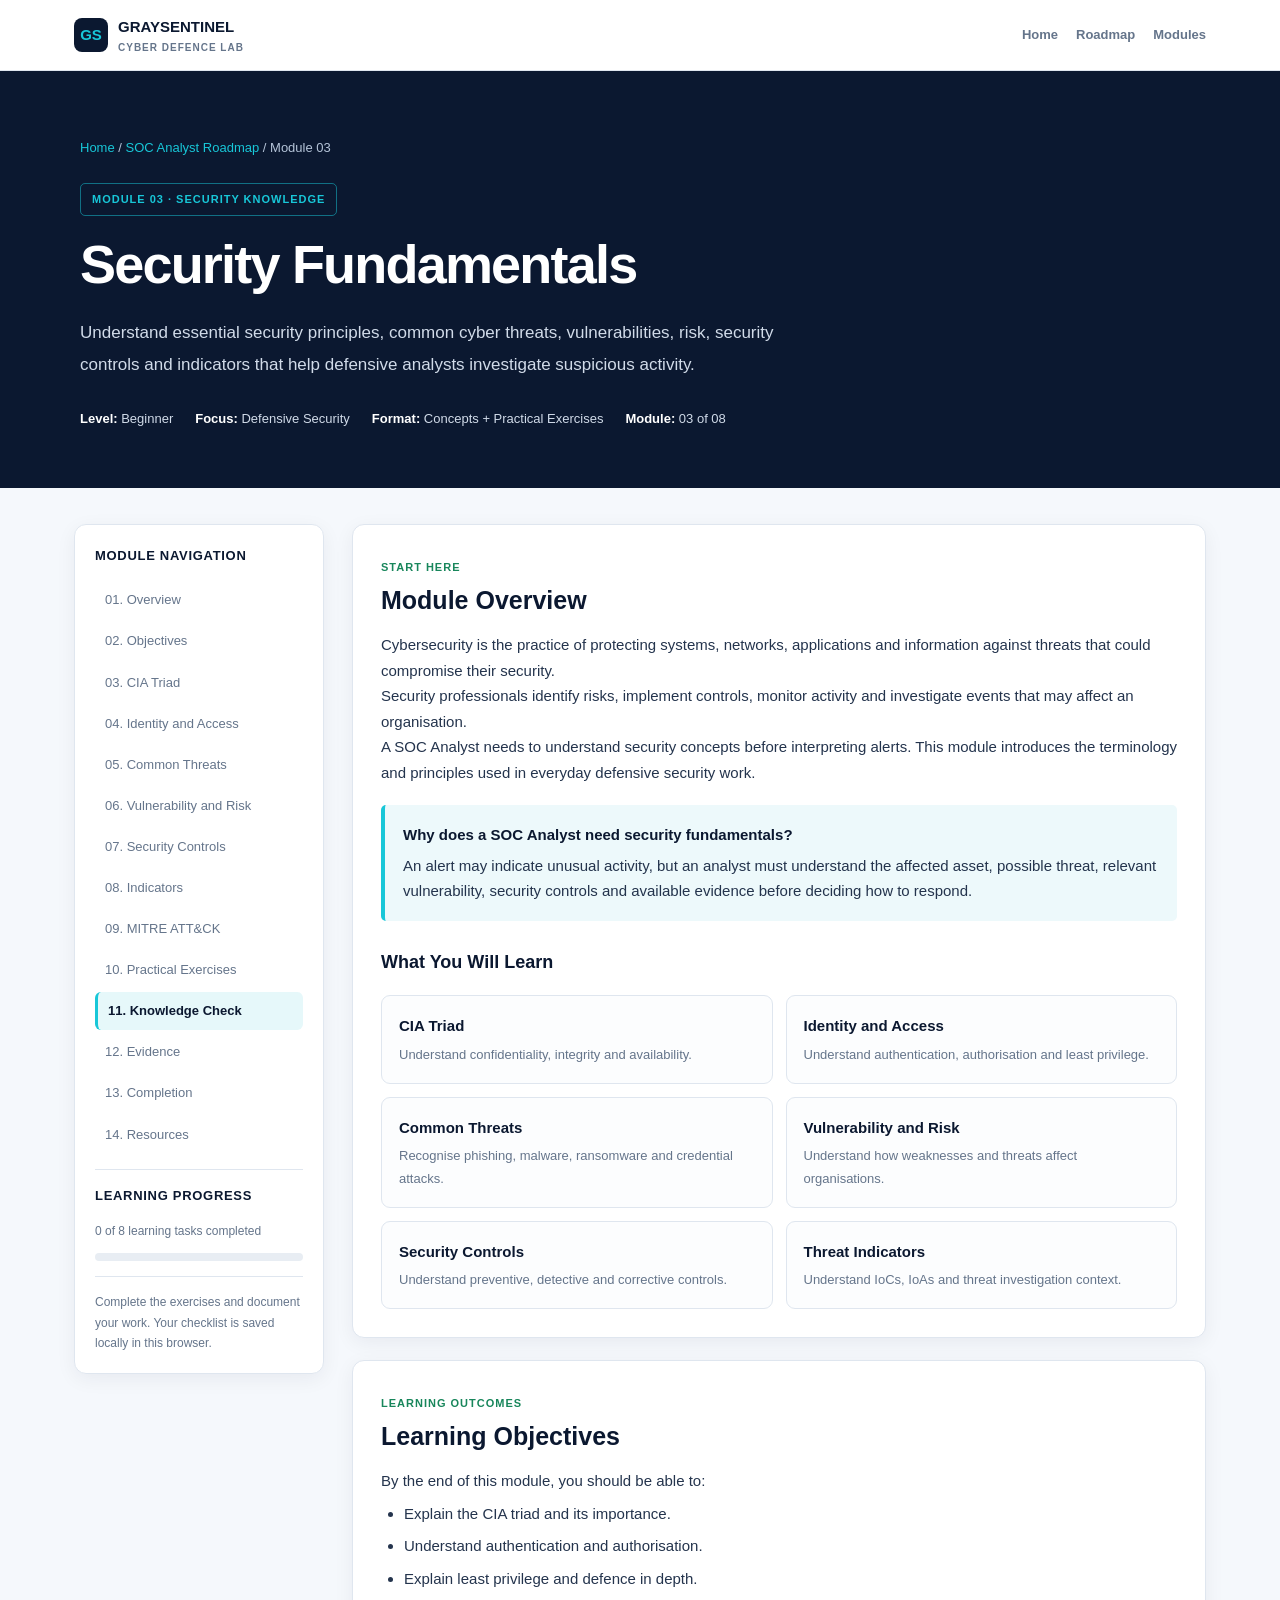
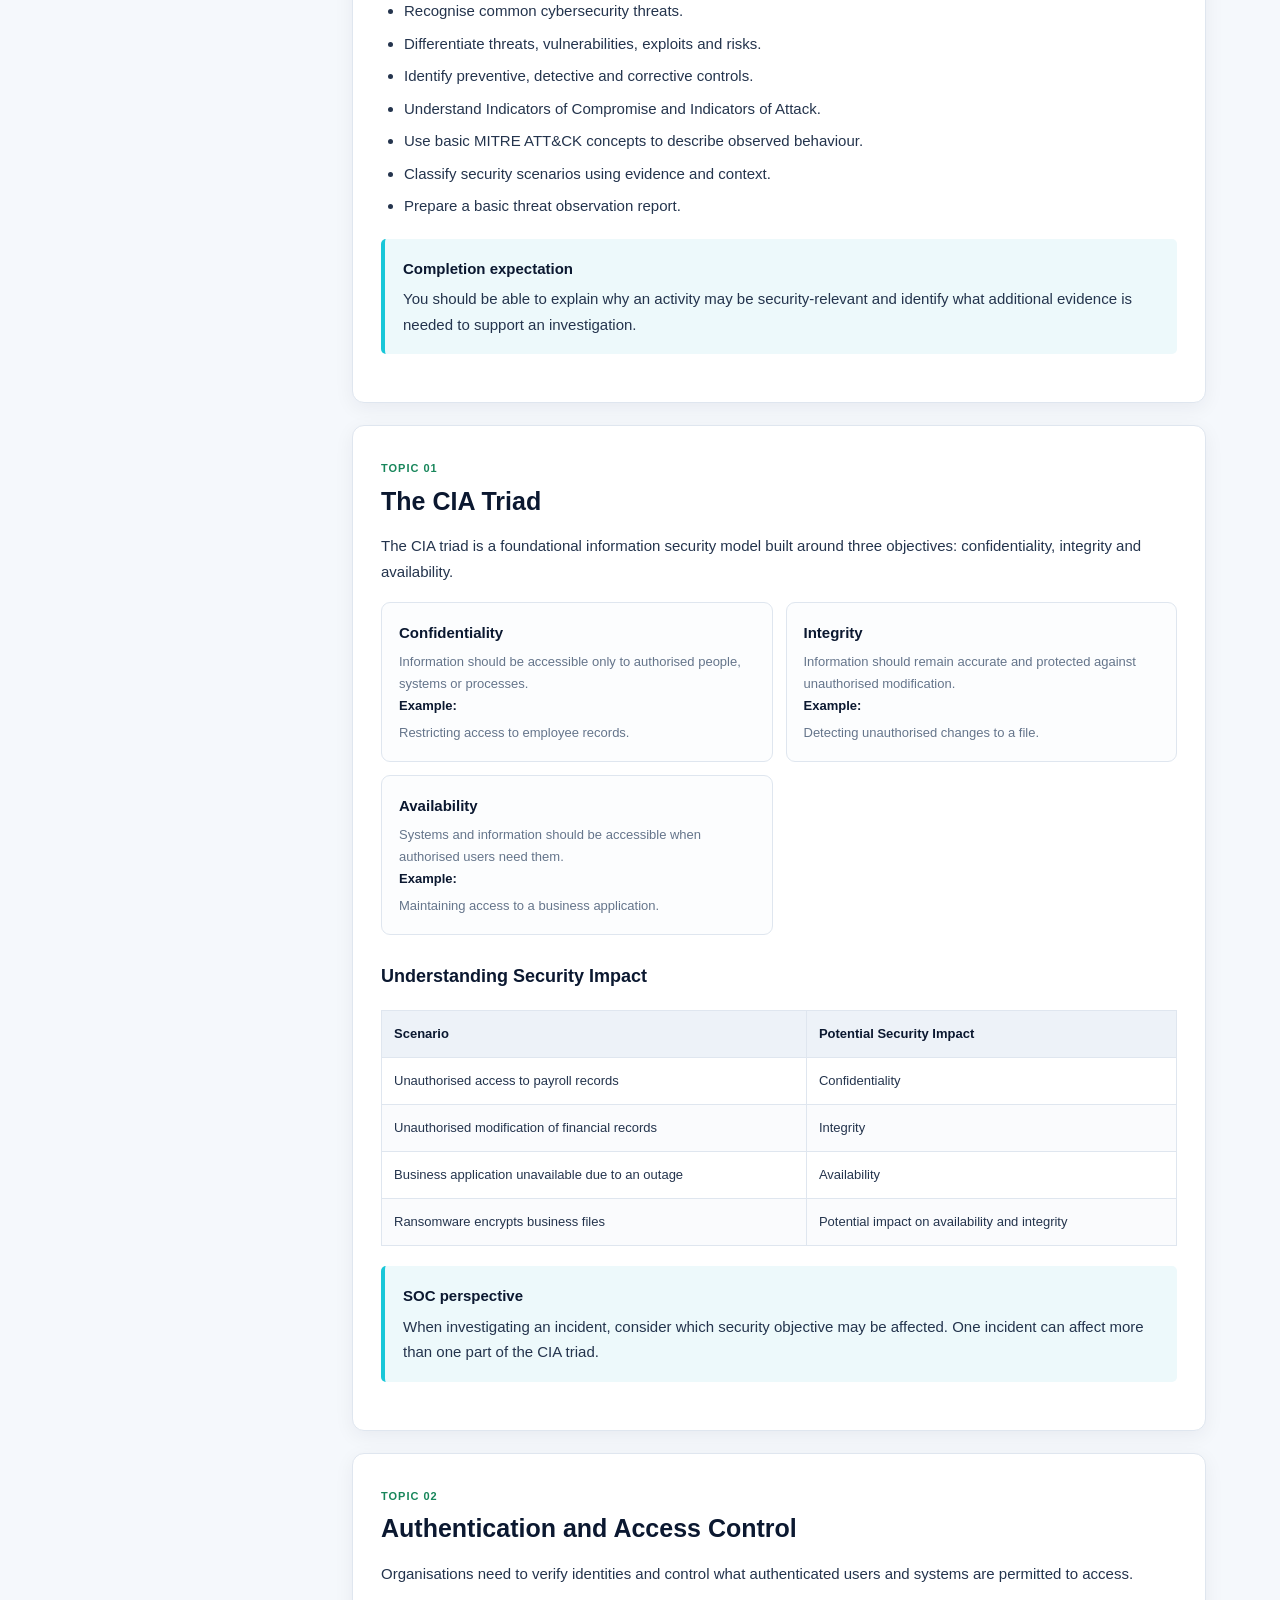
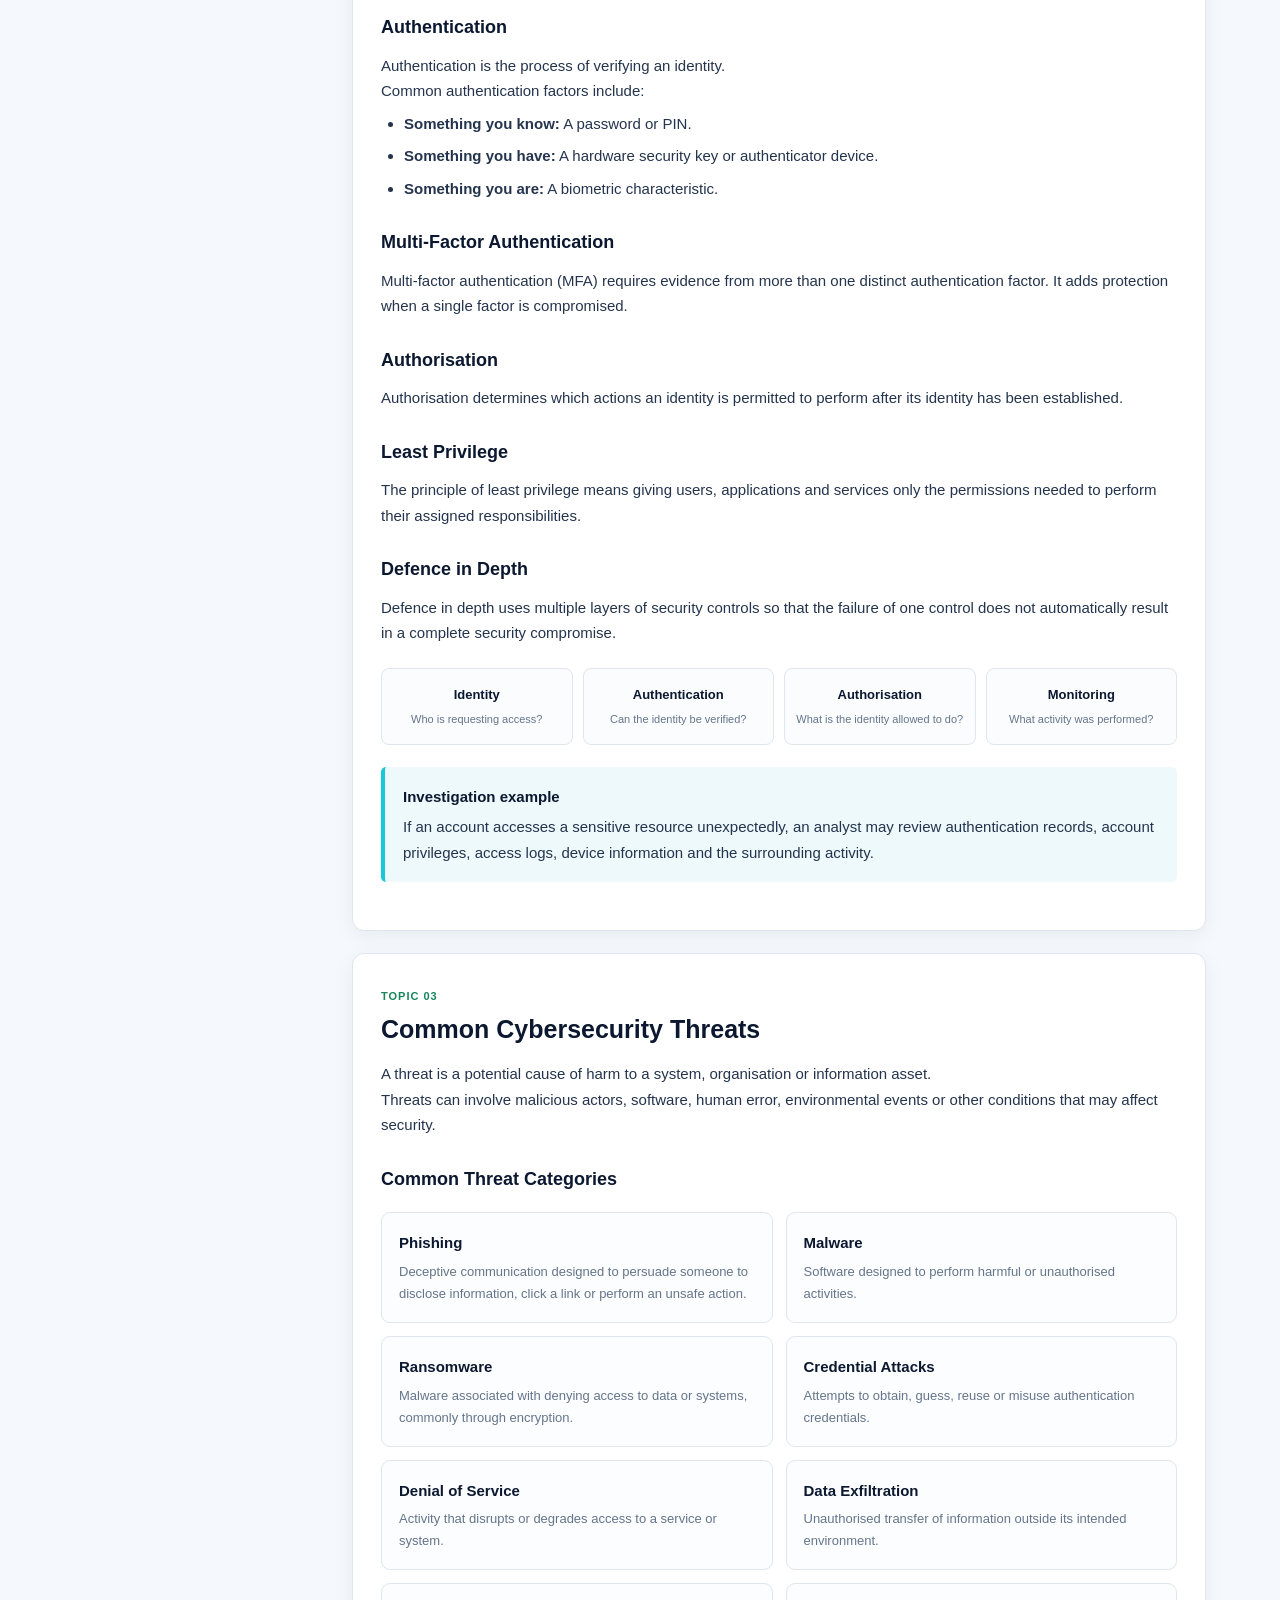
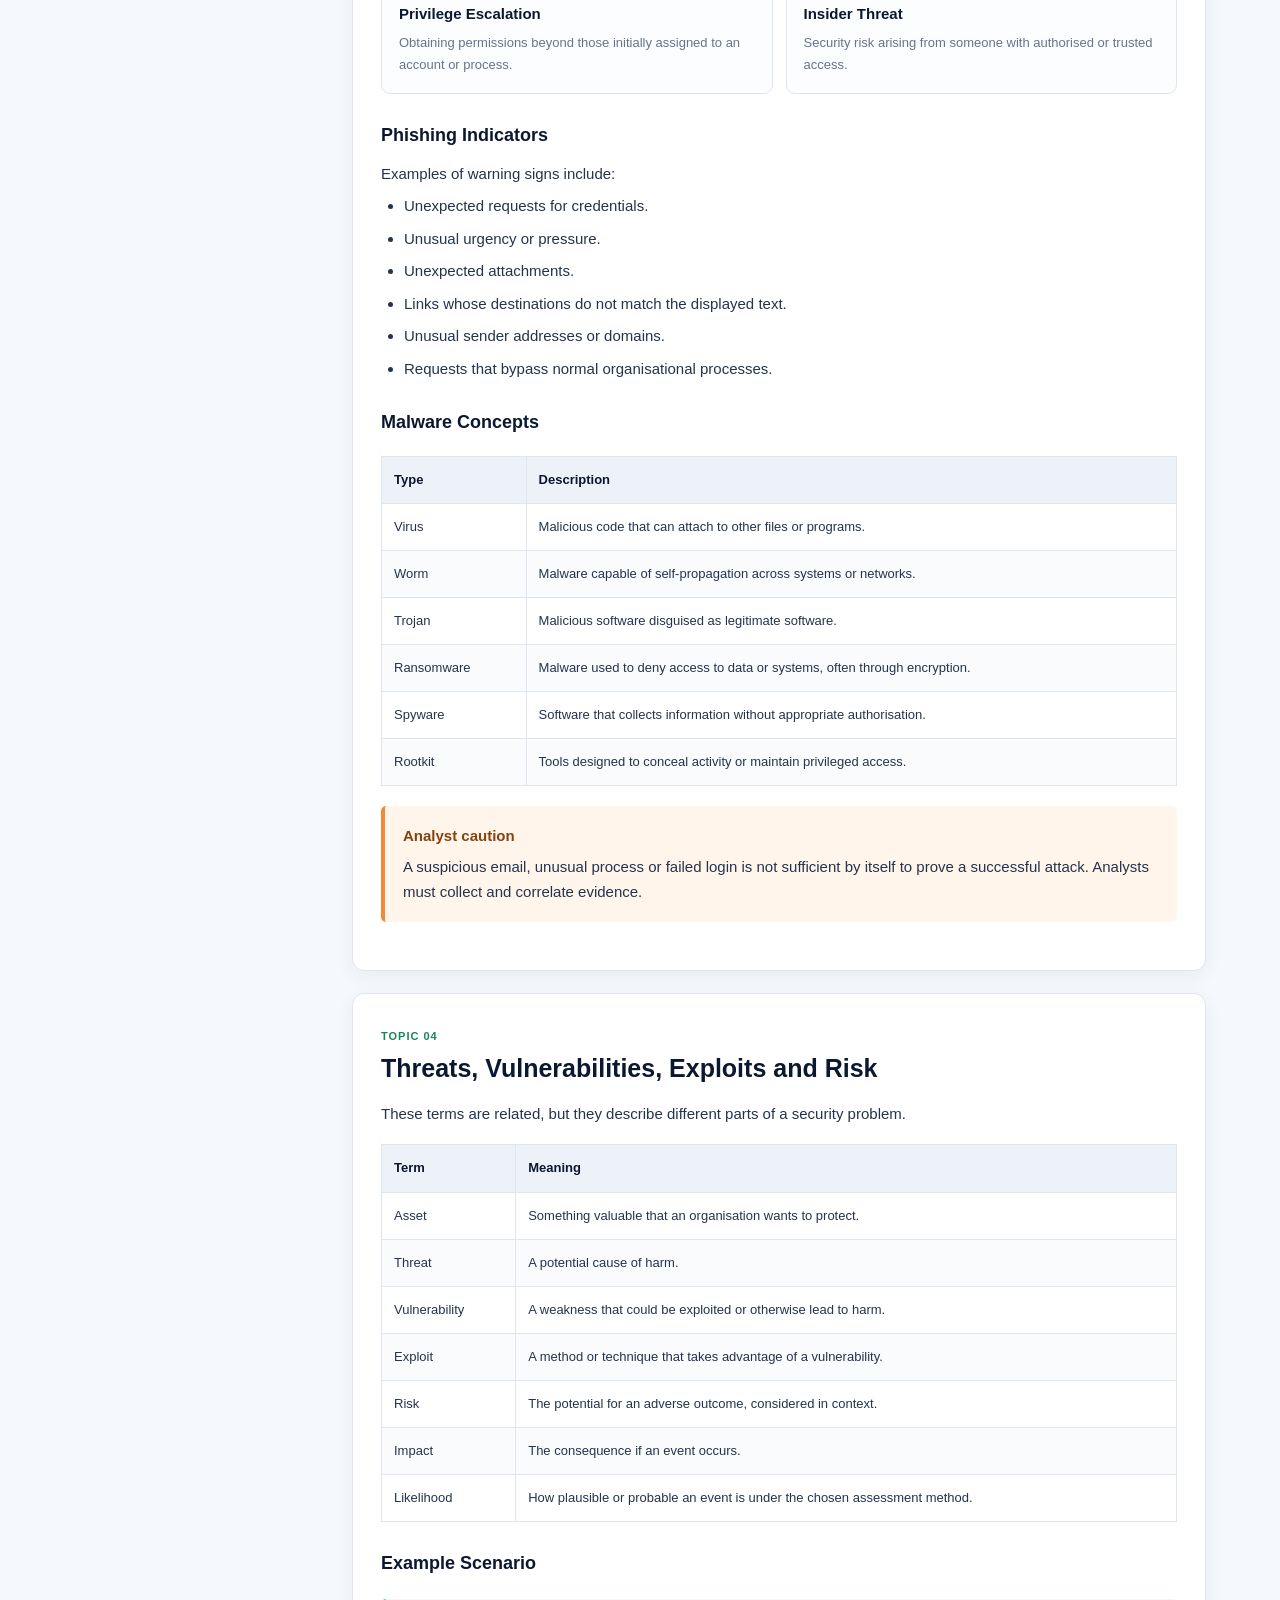
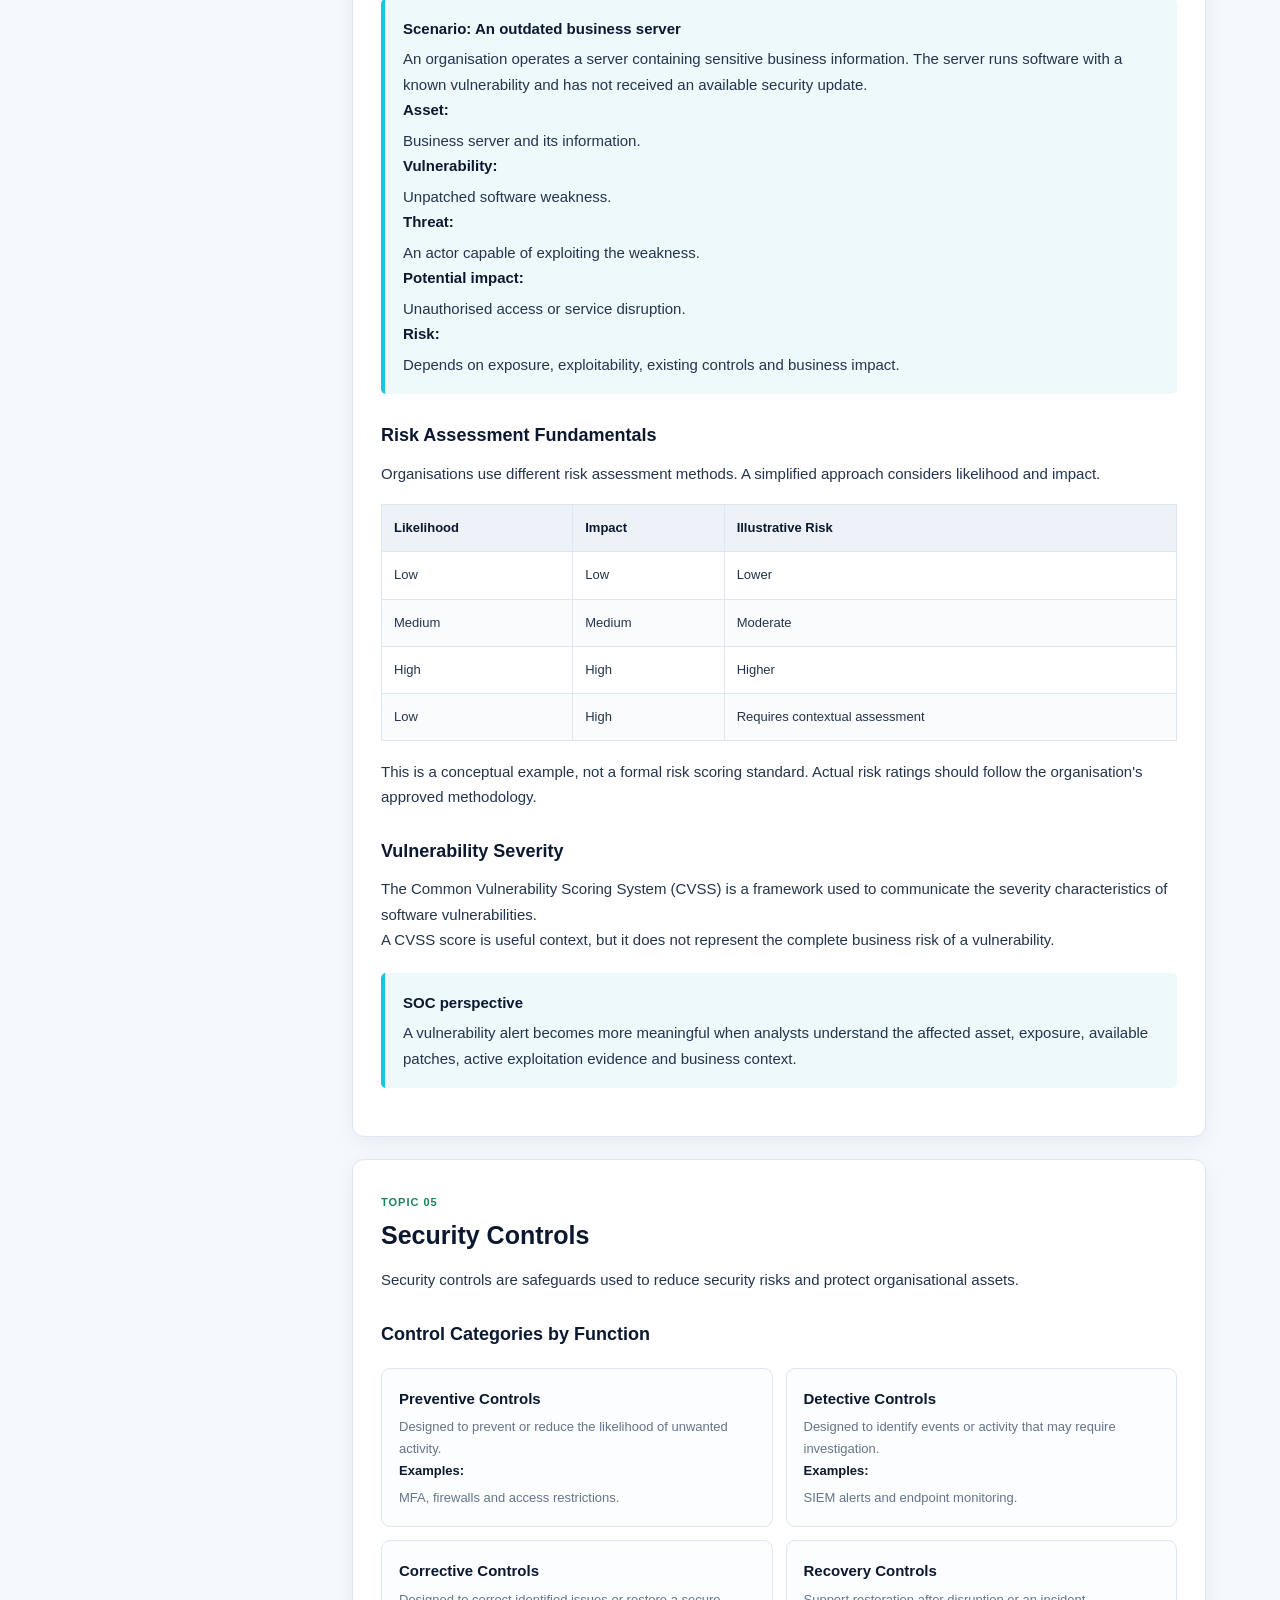
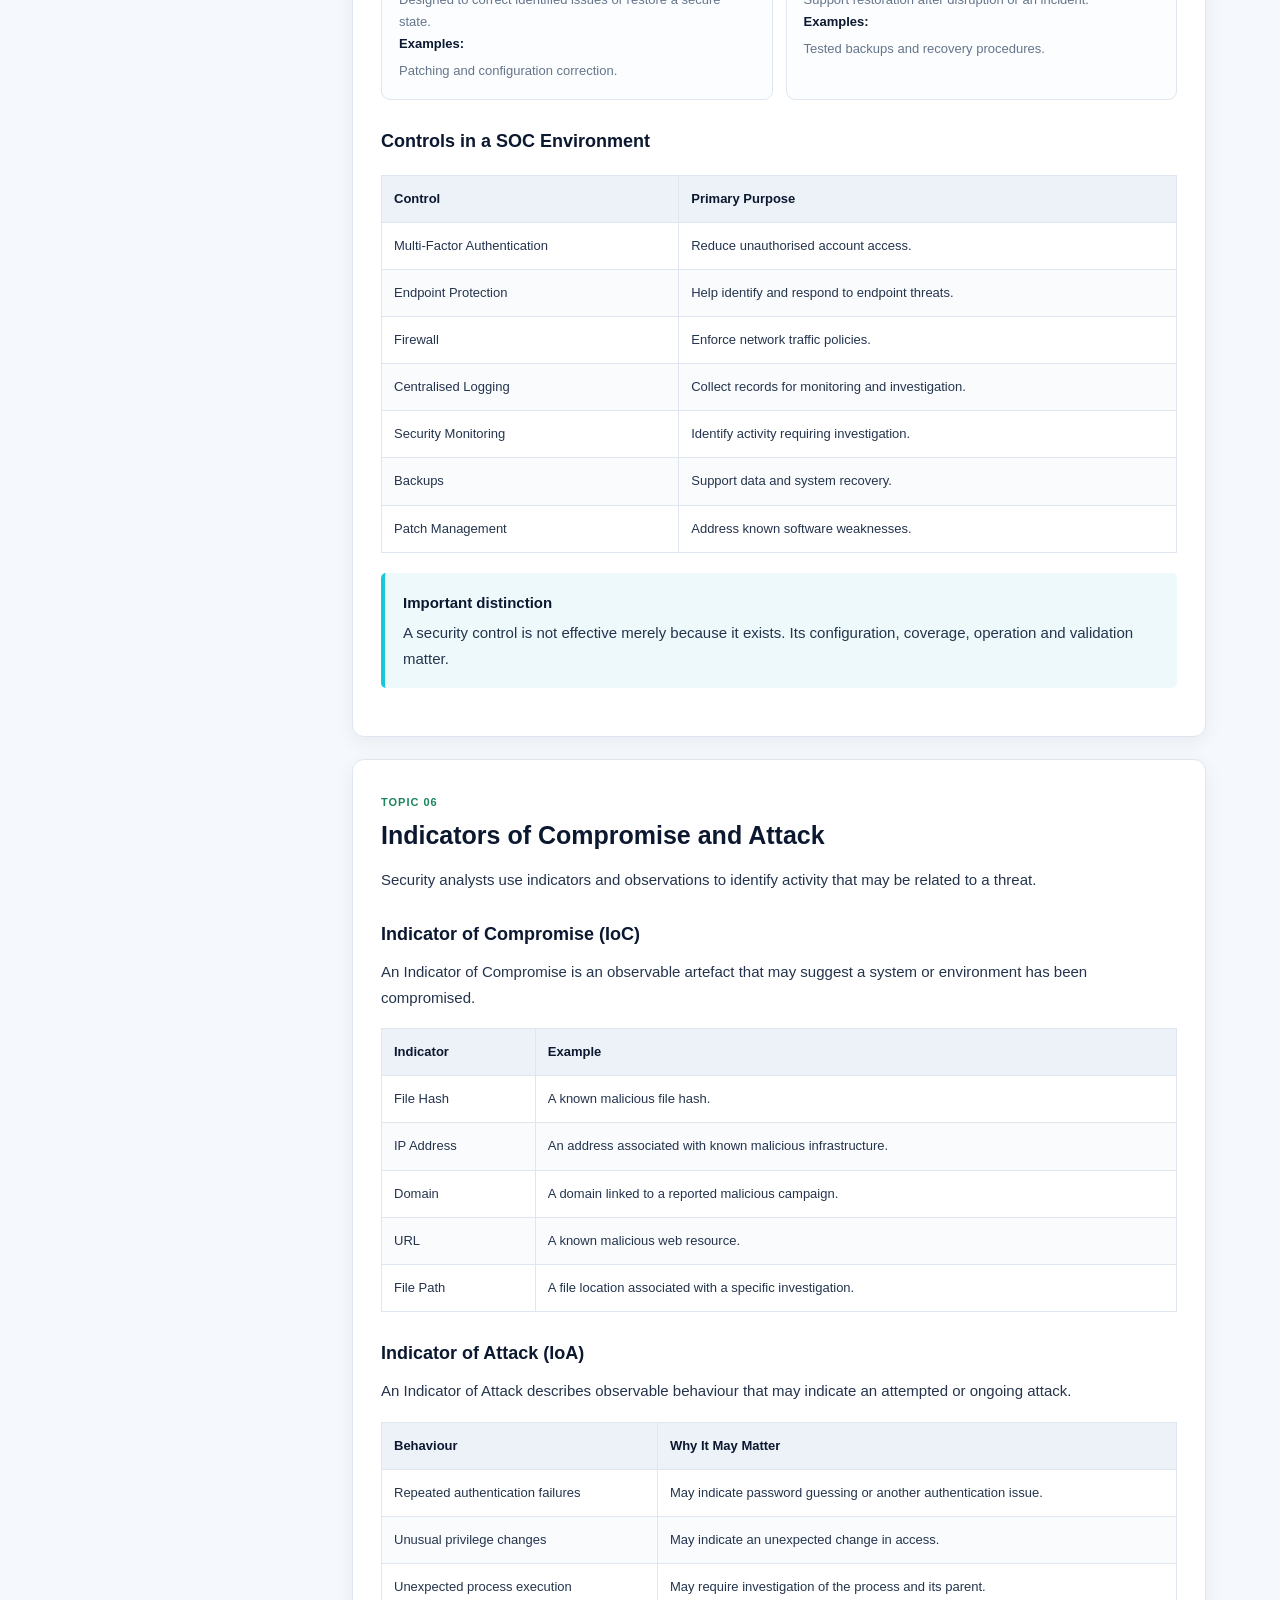
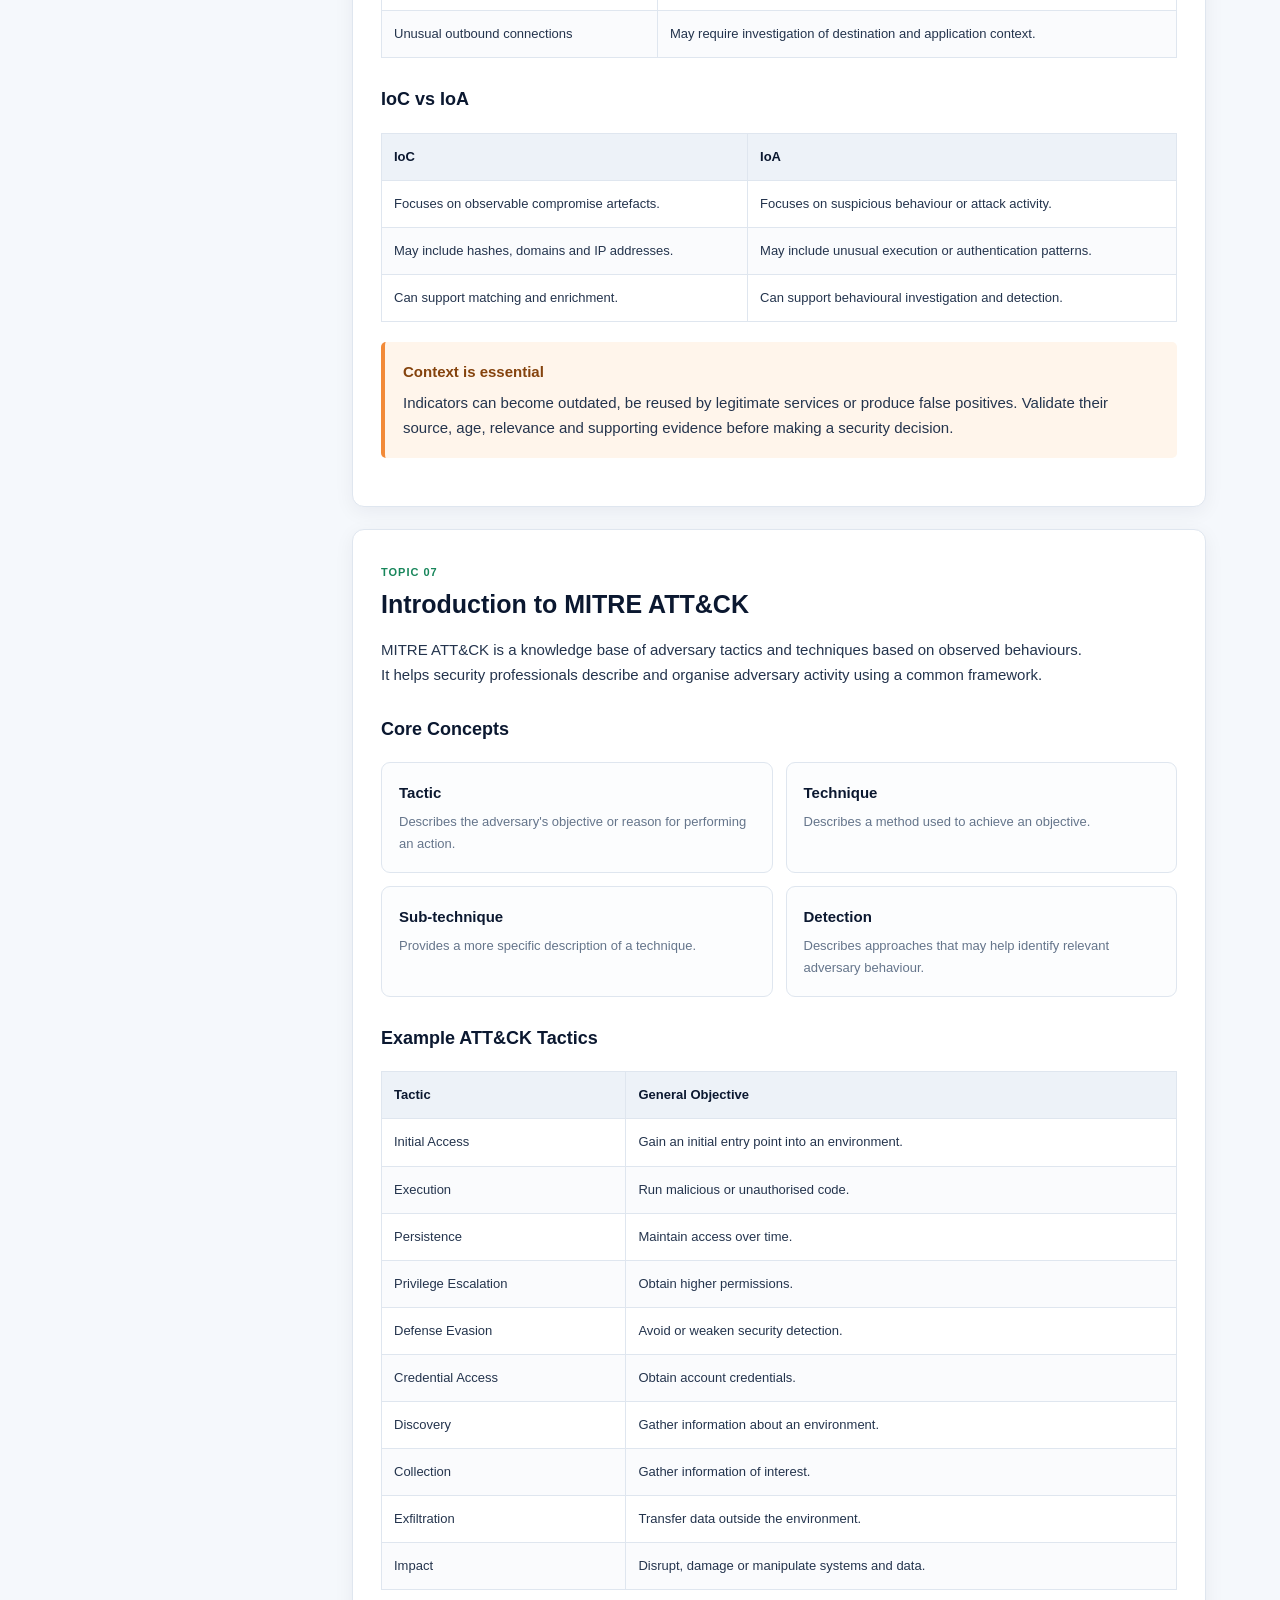
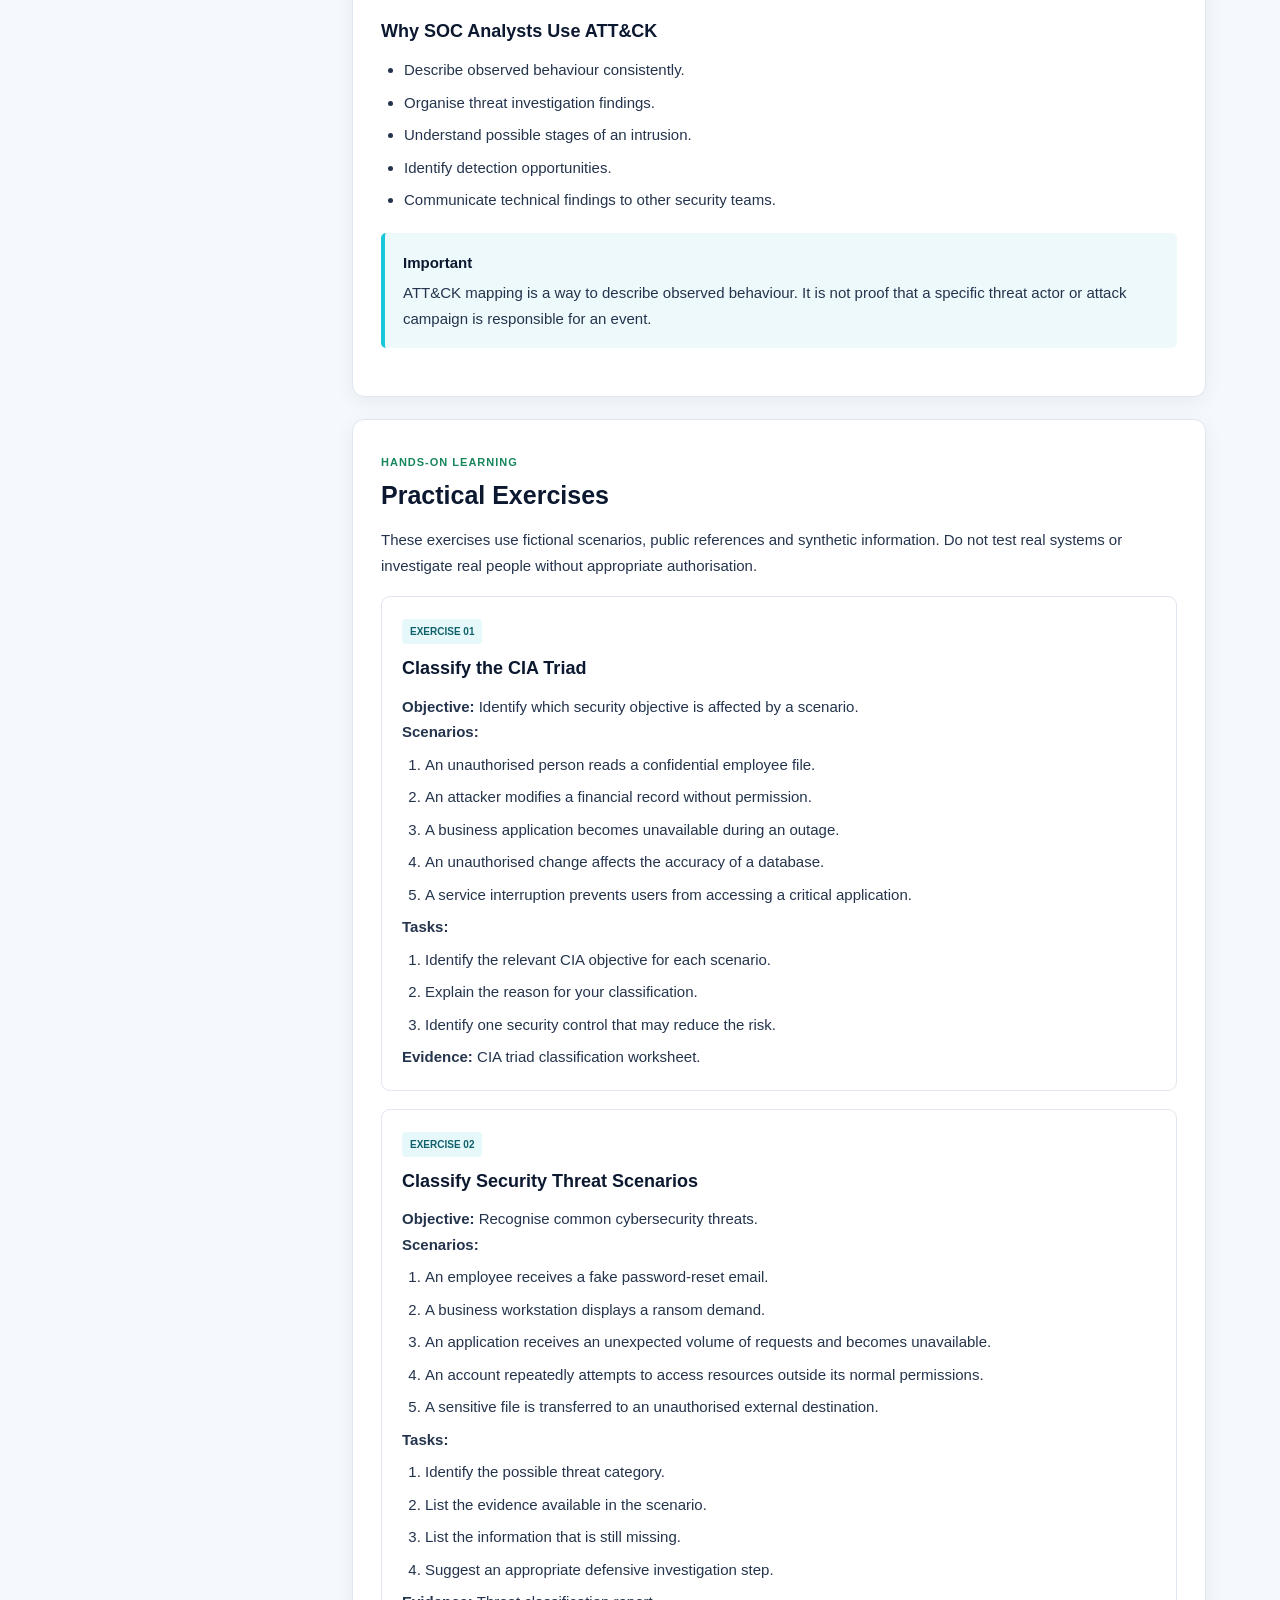
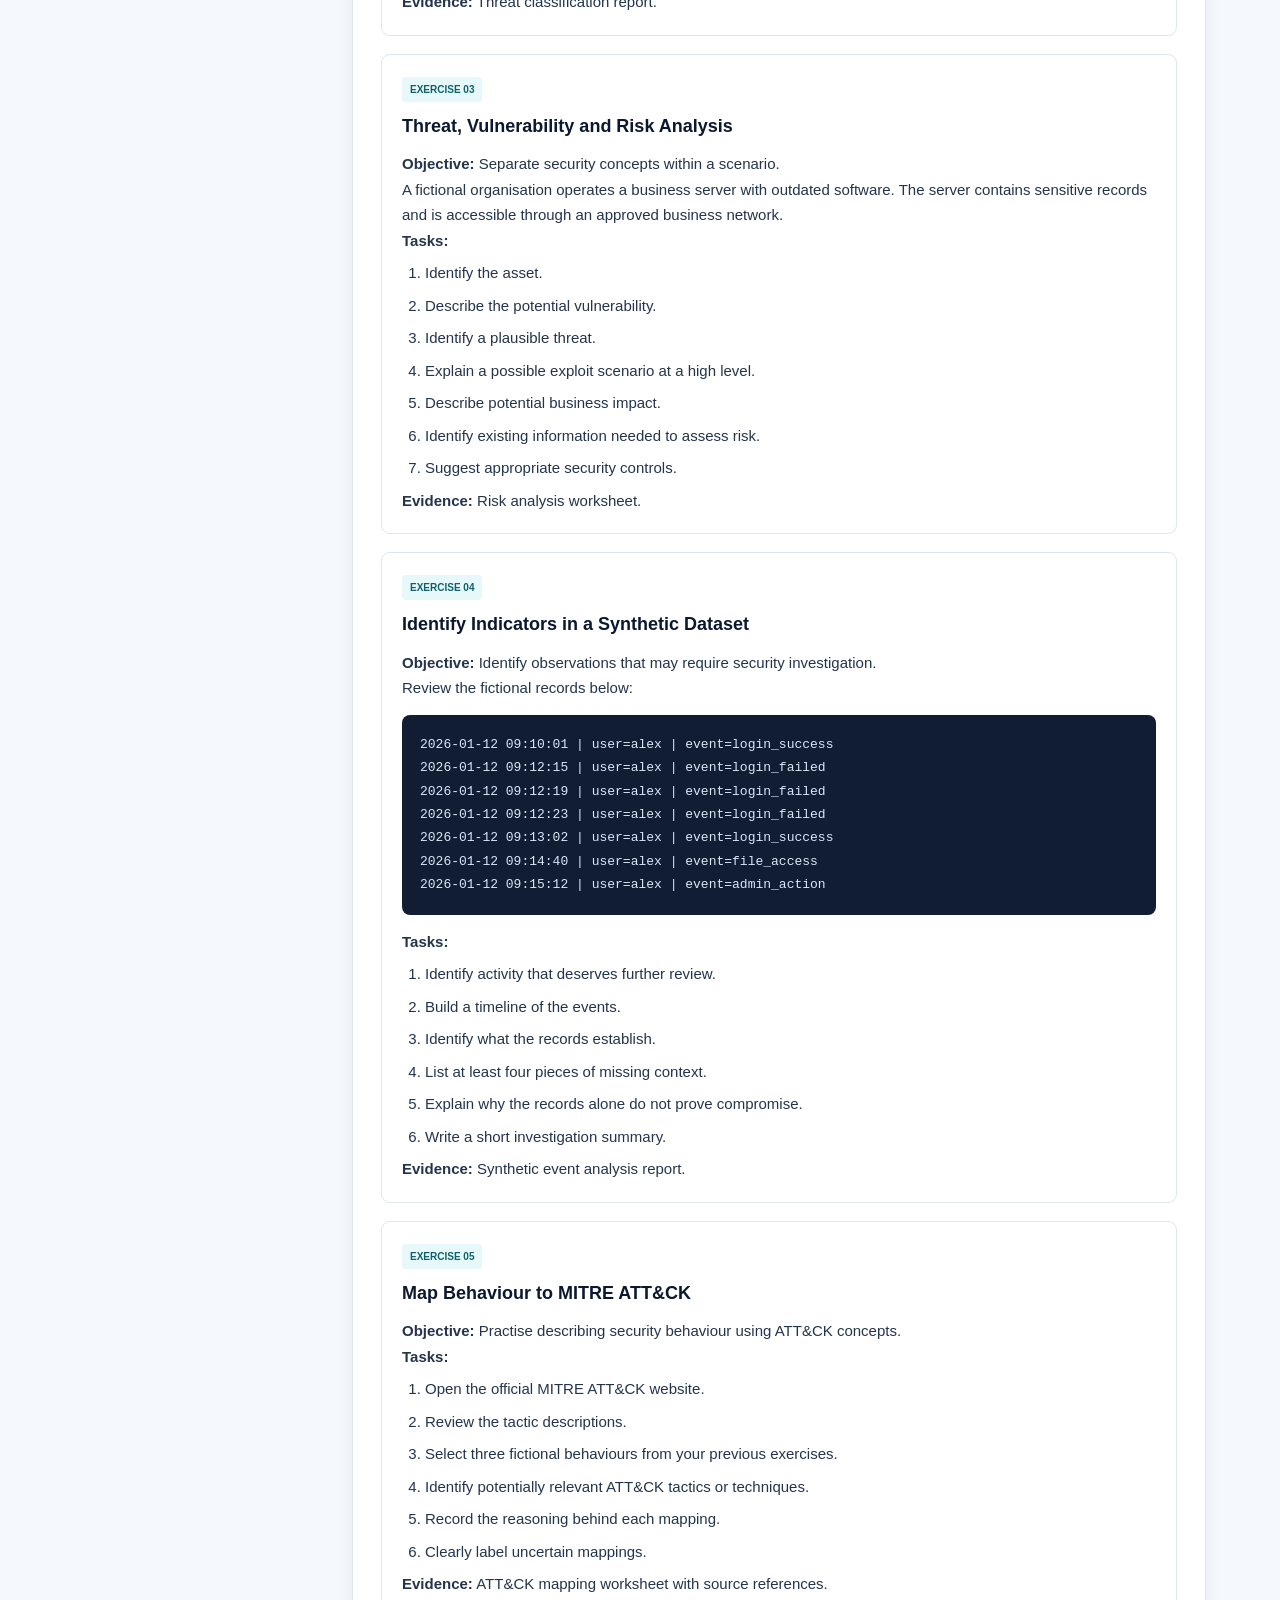
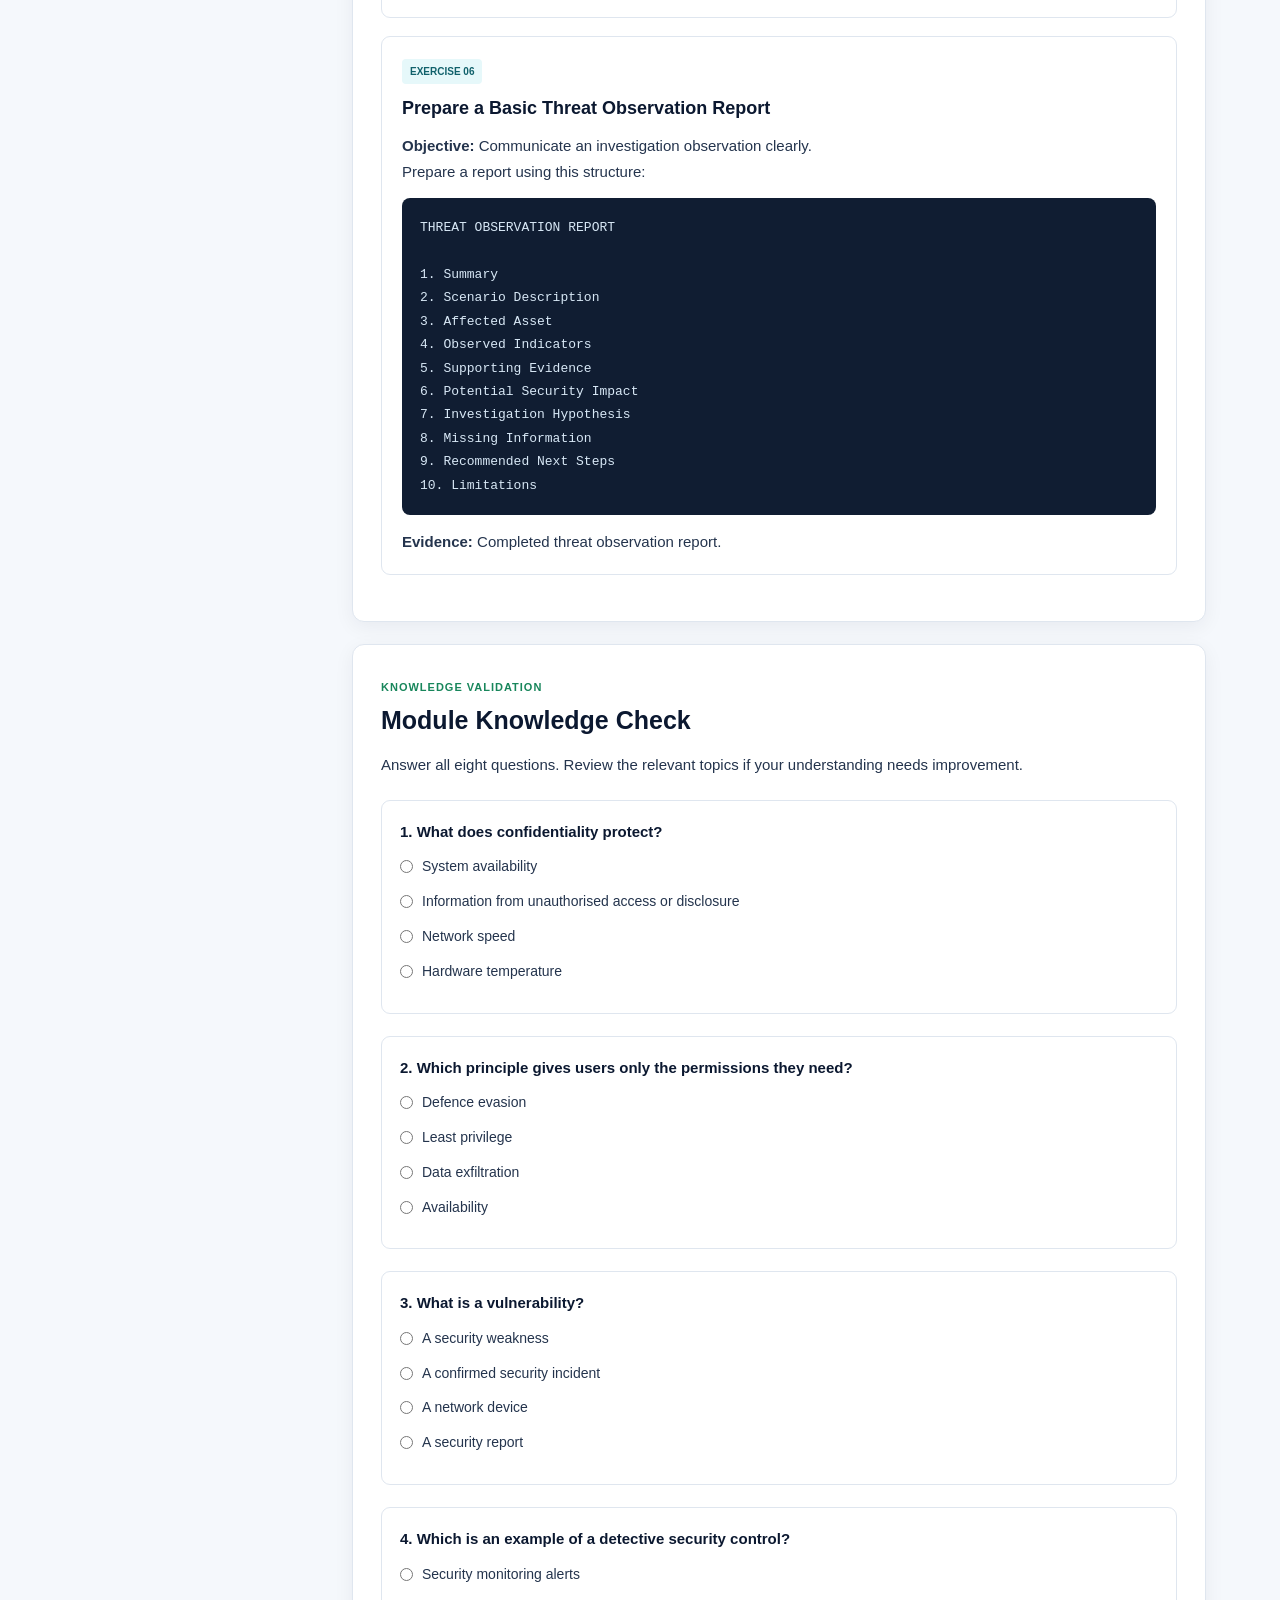
<file: modules/03-security-fundamentals/index.html>
<!DOCTYPE html>
<html lang="en">
<head>
  <meta charset="UTF-8">
  <meta name="viewport" content="width=device-width, initial-scale=1.0">

  <title>Security Fundamentals | GraySentinel SOC Analyst Roadmap</title>

  <meta name="description" content="Learn cybersecurity fundamentals for SOC Analysts. Explore CIA triad, authentication, access control, threats, vulnerabilities, risk, indicators of compromise and MITRE ATT&CK.">

  <meta name="keywords" content="Cybersecurity Fundamentals, SOC Analyst, CIA Triad, Security Threats, Vulnerability, Risk, MITRE ATT&CK, Blue Team, GraySentinel">

  <meta name="author" content="GraySentinel Cyber Defence Lab">
  <meta name="theme-color" content="#0B1830">

  <link rel="stylesheet" href="../../assets/css/style.css">

  <style>
    :root {
      --navy: #0B1830;
      --navy-light: #142746;
      --cyan: #18C7D8;
      --orange: #F28A38;
      --bg: #F5F8FC;
      --white: #FFFFFF;
      --text: #24344D;
      --muted: #65758B;
      --border: #DFE6EF;
      --green: #18865B;
      --code: #101D32;
      --radius: 12px;
      --shadow: 0 5px 20px rgba(11, 24, 48, 0.06);
    }

    * {
      box-sizing: border-box;
    }

    html {
      scroll-behavior: smooth;
      scroll-padding-top: 90px;
    }

    body {
      margin: 0;
      background: var(--bg);
      color: var(--text);
      font-family: Arial, Helvetica, sans-serif;
      line-height: 1.7;
    }

    a {
      color: inherit;
    }

    button,
    input {
      font: inherit;
    }

    .module-header {
      position: sticky;
      top: 0;
      z-index: 100;
      background: var(--white);
      border-bottom: 1px solid var(--border);
    }

    .header-inner {
      max-width: 1180px;
      min-height: 70px;
      padding: 12px 24px;
      margin: auto;
      display: flex;
      align-items: center;
      justify-content: space-between;
      gap: 20px;
    }

    .brand {
      display: flex;
      align-items: center;
      gap: 10px;
      color: var(--navy);
      text-decoration: none;
      font-weight: 800;
    }

    .brand-mark {
      width: 34px;
      height: 34px;
      display: grid;
      place-items: center;
      border-radius: 8px;
      background: var(--navy);
      color: var(--cyan);
      font-weight: 800;
    }

    .brand small {
      display: block;
      font-size: 10px;
      font-weight: 600;
      color: var(--muted);
      letter-spacing: 1px;
    }

    .header-links {
      display: flex;
      align-items: center;
      gap: 18px;
      font-size: 13px;
      font-weight: 700;
    }

    .header-links a {
      color: var(--muted);
      text-decoration: none;
    }

    .header-links a:hover {
      color: var(--navy);
    }

    .module-hero {
      background: var(--navy);
      color: white;
      padding: 66px 24px 58px;
    }

    .hero-inner {
      max-width: 1120px;
      margin: auto;
    }

    .breadcrumb {
      margin-bottom: 24px;
      color: #B5C4D8;
      font-size: 13px;
    }

    .breadcrumb a {
      color: var(--cyan);
      text-decoration: none;
    }

    .module-label {
      display: inline-block;
      padding: 6px 11px;
      border: 1px solid rgba(24, 199, 216, 0.5);
      border-radius: 5px;
      color: var(--cyan);
      font-size: 11px;
      font-weight: 800;
      letter-spacing: 1px;
      text-transform: uppercase;
    }

    .module-hero h1 {
      max-width: 780px;
      margin: 18px 0 14px;
      font-size: clamp(34px, 5vw, 54px);
      line-height: 1.12;
      letter-spacing: -1.8px;
    }

    .hero-description {
      max-width: 720px;
      color: #D1DBE9;
      font-size: 17px;
    }

    .hero-meta {
      display: flex;
      flex-wrap: wrap;
      gap: 22px;
      margin-top: 28px;
      color: #D1DBE9;
      font-size: 13px;
    }

    .hero-meta strong {
      color: white;
    }

    .module-layout {
      max-width: 1180px;
      margin: 36px auto;
      padding: 0 24px;
      display: grid;
      grid-template-columns: 250px minmax(0, 1fr);
      align-items: start;
      gap: 28px;
    }

    .sidebar {
      position: sticky;
      top: 94px;
      padding: 20px;
      background: var(--white);
      border: 1px solid var(--border);
      border-radius: var(--radius);
      box-shadow: var(--shadow);
    }

    .sidebar h3 {
      margin: 0 0 14px;
      color: var(--navy);
      font-size: 13px;
      text-transform: uppercase;
      letter-spacing: 0.7px;
    }

    .sidebar nav a {
      display: block;
      padding: 8px 10px;
      margin: 3px 0;
      color: var(--muted);
      text-decoration: none;
      font-size: 13px;
      border-radius: 6px;
    }

    .sidebar nav a:hover {
      background: #EDF8FA;
      color: var(--navy);
    }

    .sidebar nav a.active {
      background: #E6F8FA;
      color: var(--navy);
      font-weight: 800;
      border-left: 3px solid var(--cyan);
    }

    .sidebar-divider {
      height: 1px;
      margin: 15px 0;
      background: var(--border);
    }

    .sidebar-note {
      color: var(--muted);
      font-size: 12px;
    }

    .content {
      min-width: 0;
    }

    .content-section {
      margin-bottom: 22px;
      padding: 28px;
      background: var(--white);
      border: 1px solid var(--border);
      border-radius: var(--radius);
      box-shadow: var(--shadow);
    }

    .section-kicker {
      color: var(--green);
      font-size: 11px;
      font-weight: 800;
      letter-spacing: 1px;
      text-transform: uppercase;
    }

    .content-section h2 {
      margin: 5px 0 16px;
      color: var(--navy);
      font-size: 25px;
      line-height: 1.3;
    }

    .content-section h3 {
      margin: 26px 0 10px;
      color: var(--navy);
      font-size: 18px;
    }

    .content-section h4 {
      margin: 18px 0 7px;
      color: var(--navy);
      font-size: 15px;
    }

    .content-section p {
      color: var(--text);
    }

    .content-section ul,
    .content-section ol {
      padding-left: 23px;
    }

    .content-section li {
      margin: 7px 0;
    }

    .info-box {
      margin: 20px 0;
      padding: 17px 18px;
      border-left: 4px solid var(--cyan);
      border-radius: 5px;
      background: #EDF9FB;
    }

    .info-box strong {
      display: block;
      margin-bottom: 5px;
      color: var(--navy);
    }

    .warning-box {
      margin: 20px 0;
      padding: 17px 18px;
      border-left: 4px solid var(--orange);
      border-radius: 5px;
      background: #FFF5EB;
    }

    .warning-box strong {
      display: block;
      margin-bottom: 5px;
      color: #85430D;
    }

    .topic-grid {
      display: grid;
      grid-template-columns: repeat(2, minmax(0, 1fr));
      gap: 13px;
      margin-top: 18px;
    }

    .topic-card {
      padding: 17px;
      border: 1px solid var(--border);
      border-radius: 9px;
      background: #FCFDFE;
    }

    .topic-card strong {
      display: block;
      margin-bottom: 5px;
      color: var(--navy);
    }

    .topic-card p {
      margin: 0;
      color: var(--muted);
      font-size: 13px;
    }

    .data-table {
      width: 100%;
      margin: 18px 0;
      border-collapse: collapse;
      font-size: 13px;
    }

    .data-table th,
    .data-table td {
      padding: 12px;
      text-align: left;
      border: 1px solid var(--border);
    }

    .data-table th {
      background: #EDF2F8;
      color: var(--navy);
    }

    .data-table tr:nth-child(even) td {
      background: #FAFBFD;
    }

    .code-block {
      overflow-x: auto;
      margin: 14px 0;
      padding: 18px;
      border-radius: 8px;
      background: var(--code);
      color: #D8E8F6;
      font-family: Consolas, Monaco, monospace;
      font-size: 13px;
      line-height: 1.8;
      white-space: pre;
    }

    .workflow {
      display: grid;
      grid-template-columns: repeat(4, minmax(0, 1fr));
      gap: 10px;
      margin: 22px 0;
    }

    .workflow-item {
      padding: 15px 10px;
      text-align: center;
      border: 1px solid var(--border);
      border-radius: 8px;
      background: #FAFCFE;
    }

    .workflow-item strong {
      display: block;
      color: var(--navy);
      font-size: 13px;
    }

    .workflow-item span {
      display: block;
      margin-top: 4px;
      color: var(--muted);
      font-size: 11px;
    }

    .exercise {
      margin: 18px 0;
      padding: 20px;
      border: 1px solid var(--border);
      border-radius: 9px;
    }

    .exercise-label {
      display: inline-block;
      margin-bottom: 9px;
      padding: 4px 8px;
      background: #E6F8FA;
      color: #11616B;
      border-radius: 4px;
      font-size: 10px;
      font-weight: 800;
      text-transform: uppercase;
    }

    .exercise h3 {
      margin: 0 0 10px;
    }

    .task-list {
      list-style: none;
      padding: 0 !important;
    }

    .task-list li {
      display: flex;
      align-items: flex-start;
      gap: 10px;
      margin: 11px 0;
    }

    .task-list input {
      width: 17px;
      height: 17px;
      margin-top: 4px;
      accent-color: var(--green);
      flex-shrink: 0;
    }

    .quiz-question {
      margin: 22px 0;
      padding: 18px;
      border: 1px solid var(--border);
      border-radius: 9px;
    }

    .quiz-question p {
      margin-top: 0;
      color: var(--navy);
      font-weight: 700;
    }

    .quiz-question label {
      display: flex;
      align-items: flex-start;
      gap: 9px;
      margin: 11px 0;
      color: var(--text);
      font-size: 14px;
      cursor: pointer;
    }

    .quiz-question input {
      margin-top: 5px;
      accent-color: var(--green);
    }

    .primary-button {
      display: inline-block;
      padding: 12px 19px;
      border: 0;
      border-radius: 6px;
      background: var(--navy);
      color: white;
      font-weight: 700;
      font-size: 13px;
      cursor: pointer;
    }

    .primary-button:hover {
      background: var(--navy-light);
    }

    .quiz-result {
      display: none;
      margin-top: 18px;
      padding: 16px;
      border-radius: 8px;
      font-weight: 700;
    }

    .progress-track {
      width: 100%;
      height: 8px;
      margin: 12px 0;
      overflow: hidden;
      border-radius: 20px;
      background: #E8EDF3;
    }

    .progress-fill {
      width: 0%;
      height: 100%;
      background: var(--green);
      transition: width 0.2s ease;
    }

    .evidence-card {
      padding: 20px;
      border: 1px solid var(--border);
      border-radius: 9px;
      background: #FCFDFE;
    }

    .evidence-card h3 {
      margin-top: 0;
    }

    .resource-list a {
      color: #086F83;
      text-decoration: none;
      font-weight: 700;
    }

    .resource-list a:hover {
      text-decoration: underline;
    }

    .next-module {
      display: flex;
      justify-content: space-between;
      align-items: center;
      gap: 20px;
      padding: 24px;
      border-radius: var(--radius);
      background: var(--navy);
      color: white;
    }

    .next-module h3 {
      margin: 0 0 5px;
      color: white;
    }

    .next-module p {
      margin: 0;
      color: #C6D5E7;
      font-size: 13px;
    }

    .next-module a {
      flex-shrink: 0;
      padding: 11px 15px;
      border-radius: 6px;
      background: var(--cyan);
      color: var(--navy);
      font-size: 12px;
      font-weight: 800;
      text-decoration: none;
    }

    .module-footer {
      padding: 28px 24px;
      background: var(--navy);
      color: #D1DBE9;
      text-align: center;
      font-size: 12px;
    }

    .module-footer a {
      color: var(--cyan);
      text-decoration: none;
    }

    @media (max-width: 900px) {
      .module-layout {
        grid-template-columns: 1fr;
      }

      .sidebar {
        position: static;
      }

      .sidebar nav {
        display: grid;
        grid-template-columns: repeat(2, minmax(0, 1fr));
        gap: 3px;
      }

      .workflow {
        grid-template-columns: repeat(2, minmax(0, 1fr));
      }
    }

    @media (max-width: 600px) {
      .header-inner {
        padding: 10px 15px;
      }

      .header-links {
        gap: 10px;
        font-size: 11px;
      }

      .module-hero {
        padding: 42px 18px;
      }

      .module-layout {
        padding: 0 14px;
        margin: 20px auto;
      }

      .content-section {
        padding: 20px 17px;
      }

      .content-section h2 {
        font-size: 21px;
      }

      .topic-grid {
        grid-template-columns: 1fr;
      }

      .data-table {
        display: block;
        overflow-x: auto;
      }

      .next-module {
        align-items: flex-start;
        flex-direction: column;
      }
    }
  </style>
</head>

<body>

  <header class="module-header">
    <div class="header-inner">

      <a class="brand" href="../../index.html">
        <span class="brand-mark">GS</span>
        <span>
          GRAYSENTINEL
          <small>CYBER DEFENCE LAB</small>
        </span>
      </a>

      <nav class="header-links" aria-label="Main navigation">
        <a href="../../index.html">Home</a>
        <a href="../../ROADMAP.md">Roadmap</a>
        <a href="../../modules/README.md">Modules</a>
      </nav>

    </div>
  </header>


  <section class="module-hero">
    <div class="hero-inner">

      <div class="breadcrumb">
        <a href="../../index.html">Home</a>
        /
        <a href="../../ROADMAP.md">SOC Analyst Roadmap</a>
        /
        Module 03
      </div>

      <span class="module-label">Module 03 · Security Knowledge</span>

      <h1>Security Fundamentals</h1>

      <p class="hero-description">
        Understand essential security principles, common cyber threats,
        vulnerabilities, risk, security controls and indicators that
        help defensive analysts investigate suspicious activity.
      </p>

      <div class="hero-meta">
        <span><strong>Level:</strong> Beginner</span>
        <span><strong>Focus:</strong> Defensive Security</span>
        <span><strong>Format:</strong> Concepts + Practical Exercises</span>
        <span><strong>Module:</strong> 03 of 08</span>
      </div>

    </div>
  </section>


  <main class="module-layout">

    <aside class="sidebar">

      <h3>Module Navigation</h3>

      <nav aria-label="Module sections">
        <a href="#overview" class="active">01. Overview</a>
        <a href="#objectives">02. Objectives</a>
        <a href="#cia">03. CIA Triad</a>
        <a href="#identity">04. Identity and Access</a>
        <a href="#threats">05. Common Threats</a>
        <a href="#vulnerability">06. Vulnerability and Risk</a>
        <a href="#controls">07. Security Controls</a>
        <a href="#ioc">08. Indicators</a>
        <a href="#mitre">09. MITRE ATT&CK</a>
        <a href="#practical">10. Practical Exercises</a>
        <a href="#assessment">11. Knowledge Check</a>
        <a href="#evidence">12. Evidence</a>
        <a href="#completion">13. Completion</a>
        <a href="#resources">14. Resources</a>
      </nav>

      <div class="sidebar-divider"></div>

      <h3>Learning Progress</h3>

      <div id="progressText" class="sidebar-note">
        0 of 8 learning tasks completed
      </div>

      <div class="progress-track">
        <div class="progress-fill" id="progressFill"></div>
      </div>

      <div class="sidebar-divider"></div>

      <p class="sidebar-note">
        Complete the exercises and document your work.
        Your checklist is saved locally in this browser.
      </p>

    </aside>


    <div class="content">


      <!-- OVERVIEW -->
      <section class="content-section" id="overview">

        <span class="section-kicker">Start Here</span>

        <h2>Module Overview</h2>

        <p>
          Cybersecurity is the practice of protecting systems,
          networks, applications and information against threats
          that could compromise their security.
        </p>

        <p>
          Security professionals identify risks, implement controls,
          monitor activity and investigate events that may affect
          an organisation.
        </p>

        <p>
          A SOC Analyst needs to understand security concepts before
          interpreting alerts. This module introduces the terminology
          and principles used in everyday defensive security work.
        </p>

        <div class="info-box">
          <strong>Why does a SOC Analyst need security fundamentals?</strong>
          An alert may indicate unusual activity, but an analyst
          must understand the affected asset, possible threat,
          relevant vulnerability, security controls and available
          evidence before deciding how to respond.
        </div>

        <h3>What You Will Learn</h3>

        <div class="topic-grid">

          <div class="topic-card">
            <strong>CIA Triad</strong>
            <p>Understand confidentiality, integrity and availability.</p>
          </div>

          <div class="topic-card">
            <strong>Identity and Access</strong>
            <p>Understand authentication, authorisation and least privilege.</p>
          </div>

          <div class="topic-card">
            <strong>Common Threats</strong>
            <p>Recognise phishing, malware, ransomware and credential attacks.</p>
          </div>

          <div class="topic-card">
            <strong>Vulnerability and Risk</strong>
            <p>Understand how weaknesses and threats affect organisations.</p>
          </div>

          <div class="topic-card">
            <strong>Security Controls</strong>
            <p>Understand preventive, detective and corrective controls.</p>
          </div>

          <div class="topic-card">
            <strong>Threat Indicators</strong>
            <p>Understand IoCs, IoAs and threat investigation context.</p>
          </div>

        </div>

      </section>


      <!-- OBJECTIVES -->
      <section class="content-section" id="objectives">

        <span class="section-kicker">Learning Outcomes</span>

        <h2>Learning Objectives</h2>

        <p>By the end of this module, you should be able to:</p>

        <ul>
          <li>Explain the CIA triad and its importance.</li>
          <li>Understand authentication and authorisation.</li>
          <li>Explain least privilege and defence in depth.</li>
          <li>Recognise common cybersecurity threats.</li>
          <li>Differentiate threats, vulnerabilities, exploits and risks.</li>
          <li>Identify preventive, detective and corrective controls.</li>
          <li>Understand Indicators of Compromise and Indicators of Attack.</li>
          <li>Use basic MITRE ATT&CK concepts to describe observed behaviour.</li>
          <li>Classify security scenarios using evidence and context.</li>
          <li>Prepare a basic threat observation report.</li>
        </ul>

        <div class="info-box">
          <strong>Completion expectation</strong>
          You should be able to explain why an activity may be
          security-relevant and identify what additional evidence
          is needed to support an investigation.
        </div>

      </section>


      <!-- CIA TRIAD -->
      <section class="content-section" id="cia">

        <span class="section-kicker">Topic 01</span>

        <h2>The CIA Triad</h2>

        <p>
          The CIA triad is a foundational information security
          model built around three objectives: confidentiality,
          integrity and availability.
        </p>

        <div class="topic-grid">

          <div class="topic-card">
            <strong>Confidentiality</strong>
            <p>
              Information should be accessible only to authorised
              people, systems or processes.
            </p>
            <p><strong>Example:</strong> Restricting access to employee records.</p>
          </div>

          <div class="topic-card">
            <strong>Integrity</strong>
            <p>
              Information should remain accurate and protected
              against unauthorised modification.
            </p>
            <p><strong>Example:</strong> Detecting unauthorised changes to a file.</p>
          </div>

          <div class="topic-card">
            <strong>Availability</strong>
            <p>
              Systems and information should be accessible
              when authorised users need them.
            </p>
            <p><strong>Example:</strong> Maintaining access to a business application.</p>
          </div>

        </div>

        <h3>Understanding Security Impact</h3>

        <table class="data-table">
          <thead>
            <tr>
              <th>Scenario</th>
              <th>Potential Security Impact</th>
            </tr>
          </thead>

          <tbody>
            <tr>
              <td>Unauthorised access to payroll records</td>
              <td>Confidentiality</td>
            </tr>

            <tr>
              <td>Unauthorised modification of financial records</td>
              <td>Integrity</td>
            </tr>

            <tr>
              <td>Business application unavailable due to an outage</td>
              <td>Availability</td>
            </tr>

            <tr>
              <td>Ransomware encrypts business files</td>
              <td>Potential impact on availability and integrity</td>
            </tr>
          </tbody>
        </table>

        <div class="info-box">
          <strong>SOC perspective</strong>
          When investigating an incident, consider which
          security objective may be affected. One incident
          can affect more than one part of the CIA triad.
        </div>

      </section>


      <!-- IDENTITY -->
      <section class="content-section" id="identity">

        <span class="section-kicker">Topic 02</span>

        <h2>Authentication and Access Control</h2>

        <p>
          Organisations need to verify identities and control
          what authenticated users and systems are permitted
          to access.
        </p>

        <h3>Authentication</h3>

        <p>
          Authentication is the process of verifying an identity.
        </p>

        <p>Common authentication factors include:</p>

        <ul>
          <li><strong>Something you know:</strong> A password or PIN.</li>
          <li><strong>Something you have:</strong> A hardware security key or authenticator device.</li>
          <li><strong>Something you are:</strong> A biometric characteristic.</li>
        </ul>

        <h3>Multi-Factor Authentication</h3>

        <p>
          Multi-factor authentication (MFA) requires evidence
          from more than one distinct authentication factor.
          It adds protection when a single factor is compromised.
        </p>

        <h3>Authorisation</h3>

        <p>
          Authorisation determines which actions an identity
          is permitted to perform after its identity has
          been established.
        </p>

        <h3>Least Privilege</h3>

        <p>
          The principle of least privilege means giving users,
          applications and services only the permissions needed
          to perform their assigned responsibilities.
        </p>

        <h3>Defence in Depth</h3>

        <p>
          Defence in depth uses multiple layers of security
          controls so that the failure of one control does not
          automatically result in a complete security compromise.
        </p>

        <div class="workflow">

          <div class="workflow-item">
            <strong>Identity</strong>
            <span>Who is requesting access?</span>
          </div>

          <div class="workflow-item">
            <strong>Authentication</strong>
            <span>Can the identity be verified?</span>
          </div>

          <div class="workflow-item">
            <strong>Authorisation</strong>
            <span>What is the identity allowed to do?</span>
          </div>

          <div class="workflow-item">
            <strong>Monitoring</strong>
            <span>What activity was performed?</span>
          </div>

        </div>

        <div class="info-box">
          <strong>Investigation example</strong>
          If an account accesses a sensitive resource unexpectedly,
          an analyst may review authentication records, account
          privileges, access logs, device information and the
          surrounding activity.
        </div>

      </section>


      <!-- THREATS -->
      <section class="content-section" id="threats">

        <span class="section-kicker">Topic 03</span>

        <h2>Common Cybersecurity Threats</h2>

        <p>
          A threat is a potential cause of harm to a system,
          organisation or information asset.
        </p>

        <p>
          Threats can involve malicious actors, software,
          human error, environmental events or other conditions
          that may affect security.
        </p>

        <h3>Common Threat Categories</h3>

        <div class="topic-grid">

          <div class="topic-card">
            <strong>Phishing</strong>
            <p>
              Deceptive communication designed to persuade
              someone to disclose information, click a link
              or perform an unsafe action.
            </p>
          </div>

          <div class="topic-card">
            <strong>Malware</strong>
            <p>
              Software designed to perform harmful or
              unauthorised activities.
            </p>
          </div>

          <div class="topic-card">
            <strong>Ransomware</strong>
            <p>
              Malware associated with denying access to data
              or systems, commonly through encryption.
            </p>
          </div>

          <div class="topic-card">
            <strong>Credential Attacks</strong>
            <p>
              Attempts to obtain, guess, reuse or misuse
              authentication credentials.
            </p>
          </div>

          <div class="topic-card">
            <strong>Denial of Service</strong>
            <p>
              Activity that disrupts or degrades access
              to a service or system.
            </p>
          </div>

          <div class="topic-card">
            <strong>Data Exfiltration</strong>
            <p>
              Unauthorised transfer of information outside
              its intended environment.
            </p>
          </div>

          <div class="topic-card">
            <strong>Privilege Escalation</strong>
            <p>
              Obtaining permissions beyond those initially
              assigned to an account or process.
            </p>
          </div>

          <div class="topic-card">
            <strong>Insider Threat</strong>
            <p>
              Security risk arising from someone with
              authorised or trusted access.
            </p>
          </div>

        </div>

        <h3>Phishing Indicators</h3>

        <p>Examples of warning signs include:</p>

        <ul>
          <li>Unexpected requests for credentials.</li>
          <li>Unusual urgency or pressure.</li>
          <li>Unexpected attachments.</li>
          <li>Links whose destinations do not match the displayed text.</li>
          <li>Unusual sender addresses or domains.</li>
          <li>Requests that bypass normal organisational processes.</li>
        </ul>

        <h3>Malware Concepts</h3>

        <table class="data-table">
          <thead>
            <tr>
              <th>Type</th>
              <th>Description</th>
            </tr>
          </thead>

          <tbody>
            <tr>
              <td>Virus</td>
              <td>Malicious code that can attach to other files or programs.</td>
            </tr>

            <tr>
              <td>Worm</td>
              <td>Malware capable of self-propagation across systems or networks.</td>
            </tr>

            <tr>
              <td>Trojan</td>
              <td>Malicious software disguised as legitimate software.</td>
            </tr>

            <tr>
              <td>Ransomware</td>
              <td>Malware used to deny access to data or systems, often through encryption.</td>
            </tr>

            <tr>
              <td>Spyware</td>
              <td>Software that collects information without appropriate authorisation.</td>
            </tr>

            <tr>
              <td>Rootkit</td>
              <td>Tools designed to conceal activity or maintain privileged access.</td>
            </tr>
          </tbody>
        </table>

        <div class="warning-box">
          <strong>Analyst caution</strong>
          A suspicious email, unusual process or failed login
          is not sufficient by itself to prove a successful
          attack. Analysts must collect and correlate evidence.
        </div>

      </section>


      <!-- VULNERABILITY AND RISK -->
      <section class="content-section" id="vulnerability">

        <span class="section-kicker">Topic 04</span>

        <h2>Threats, Vulnerabilities, Exploits and Risk</h2>

        <p>
          These terms are related, but they describe different
          parts of a security problem.
        </p>

        <table class="data-table">
          <thead>
            <tr>
              <th>Term</th>
              <th>Meaning</th>
            </tr>
          </thead>

          <tbody>
            <tr>
              <td>Asset</td>
              <td>Something valuable that an organisation wants to protect.</td>
            </tr>

            <tr>
              <td>Threat</td>
              <td>A potential cause of harm.</td>
            </tr>

            <tr>
              <td>Vulnerability</td>
              <td>A weakness that could be exploited or otherwise lead to harm.</td>
            </tr>

            <tr>
              <td>Exploit</td>
              <td>A method or technique that takes advantage of a vulnerability.</td>
            </tr>

            <tr>
              <td>Risk</td>
              <td>The potential for an adverse outcome, considered in context.</td>
            </tr>

            <tr>
              <td>Impact</td>
              <td>The consequence if an event occurs.</td>
            </tr>

            <tr>
              <td>Likelihood</td>
              <td>How plausible or probable an event is under the chosen assessment method.</td>
            </tr>
          </tbody>
        </table>

        <h3>Example Scenario</h3>

        <div class="info-box">
          <strong>Scenario: An outdated business server</strong>

          <p>
            An organisation operates a server containing
            sensitive business information. The server runs
            software with a known vulnerability and has not
            received an available security update.
          </p>

          <p><strong>Asset:</strong> Business server and its information.</p>
          <p><strong>Vulnerability:</strong> Unpatched software weakness.</p>
          <p><strong>Threat:</strong> An actor capable of exploiting the weakness.</p>
          <p><strong>Potential impact:</strong> Unauthorised access or service disruption.</p>
          <p><strong>Risk:</strong> Depends on exposure, exploitability, existing controls and business impact.</p>
        </div>

        <h3>Risk Assessment Fundamentals</h3>

        <p>
          Organisations use different risk assessment methods.
          A simplified approach considers likelihood and impact.
        </p>

        <table class="data-table">
          <thead>
            <tr>
              <th>Likelihood</th>
              <th>Impact</th>
              <th>Illustrative Risk</th>
            </tr>
          </thead>

          <tbody>
            <tr>
              <td>Low</td>
              <td>Low</td>
              <td>Lower</td>
            </tr>

            <tr>
              <td>Medium</td>
              <td>Medium</td>
              <td>Moderate</td>
            </tr>

            <tr>
              <td>High</td>
              <td>High</td>
              <td>Higher</td>
            </tr>

            <tr>
              <td>Low</td>
              <td>High</td>
              <td>Requires contextual assessment</td>
            </tr>
          </tbody>
        </table>

        <p>
          This is a conceptual example, not a formal risk scoring
          standard. Actual risk ratings should follow the
          organisation's approved methodology.
        </p>

        <h3>Vulnerability Severity</h3>

        <p>
          The Common Vulnerability Scoring System (CVSS) is a
          framework used to communicate the severity characteristics
          of software vulnerabilities.
        </p>

        <p>
          A CVSS score is useful context, but it does not represent
          the complete business risk of a vulnerability.
        </p>

        <div class="info-box">
          <strong>SOC perspective</strong>
          A vulnerability alert becomes more meaningful when
          analysts understand the affected asset, exposure,
          available patches, active exploitation evidence
          and business context.
        </div>

      </section>


      <!-- CONTROLS -->
      <section class="content-section" id="controls">

        <span class="section-kicker">Topic 05</span>

        <h2>Security Controls</h2>

        <p>
          Security controls are safeguards used to reduce
          security risks and protect organisational assets.
        </p>

        <h3>Control Categories by Function</h3>

        <div class="topic-grid">

          <div class="topic-card">
            <strong>Preventive Controls</strong>
            <p>
              Designed to prevent or reduce the likelihood
              of unwanted activity.
            </p>
            <p><strong>Examples:</strong> MFA, firewalls and access restrictions.</p>
          </div>

          <div class="topic-card">
            <strong>Detective Controls</strong>
            <p>
              Designed to identify events or activity
              that may require investigation.
            </p>
            <p><strong>Examples:</strong> SIEM alerts and endpoint monitoring.</p>
          </div>

          <div class="topic-card">
            <strong>Corrective Controls</strong>
            <p>
              Designed to correct identified issues
              or restore a secure state.
            </p>
            <p><strong>Examples:</strong> Patching and configuration correction.</p>
          </div>

          <div class="topic-card">
            <strong>Recovery Controls</strong>
            <p>
              Support restoration after disruption
              or an incident.
            </p>
            <p><strong>Examples:</strong> Tested backups and recovery procedures.</p>
          </div>

        </div>

        <h3>Controls in a SOC Environment</h3>

        <table class="data-table">
          <thead>
            <tr>
              <th>Control</th>
              <th>Primary Purpose</th>
            </tr>
          </thead>

          <tbody>
            <tr>
              <td>Multi-Factor Authentication</td>
              <td>Reduce unauthorised account access.</td>
            </tr>

            <tr>
              <td>Endpoint Protection</td>
              <td>Help identify and respond to endpoint threats.</td>
            </tr>

            <tr>
              <td>Firewall</td>
              <td>Enforce network traffic policies.</td>
            </tr>

            <tr>
              <td>Centralised Logging</td>
              <td>Collect records for monitoring and investigation.</td>
            </tr>

            <tr>
              <td>Security Monitoring</td>
              <td>Identify activity requiring investigation.</td>
            </tr>

            <tr>
              <td>Backups</td>
              <td>Support data and system recovery.</td>
            </tr>

            <tr>
              <td>Patch Management</td>
              <td>Address known software weaknesses.</td>
            </tr>
          </tbody>
        </table>

        <div class="info-box">
          <strong>Important distinction</strong>
          A security control is not effective merely because
          it exists. Its configuration, coverage, operation
          and validation matter.
        </div>

      </section>


      <!-- IOC -->
      <section class="content-section" id="ioc">

        <span class="section-kicker">Topic 06</span>

        <h2>Indicators of Compromise and Attack</h2>

        <p>
          Security analysts use indicators and observations
          to identify activity that may be related to a threat.
        </p>

        <h3>Indicator of Compromise (IoC)</h3>

        <p>
          An Indicator of Compromise is an observable artefact
          that may suggest a system or environment has been
          compromised.
        </p>

        <table class="data-table">
          <thead>
            <tr>
              <th>Indicator</th>
              <th>Example</th>
            </tr>
          </thead>

          <tbody>
            <tr>
              <td>File Hash</td>
              <td>A known malicious file hash.</td>
            </tr>

            <tr>
              <td>IP Address</td>
              <td>An address associated with known malicious infrastructure.</td>
            </tr>

            <tr>
              <td>Domain</td>
              <td>A domain linked to a reported malicious campaign.</td>
            </tr>

            <tr>
              <td>URL</td>
              <td>A known malicious web resource.</td>
            </tr>

            <tr>
              <td>File Path</td>
              <td>A file location associated with a specific investigation.</td>
            </tr>
          </tbody>
        </table>

        <h3>Indicator of Attack (IoA)</h3>

        <p>
          An Indicator of Attack describes observable behaviour
          that may indicate an attempted or ongoing attack.
        </p>

        <table class="data-table">
          <thead>
            <tr>
              <th>Behaviour</th>
              <th>Why It May Matter</th>
            </tr>
          </thead>

          <tbody>
            <tr>
              <td>Repeated authentication failures</td>
              <td>May indicate password guessing or another authentication issue.</td>
            </tr>

            <tr>
              <td>Unusual privilege changes</td>
              <td>May indicate an unexpected change in access.</td>
            </tr>

            <tr>
              <td>Unexpected process execution</td>
              <td>May require investigation of the process and its parent.</td>
            </tr>

            <tr>
              <td>Unusual outbound connections</td>
              <td>May require investigation of destination and application context.</td>
            </tr>
          </tbody>
        </table>

        <h3>IoC vs IoA</h3>

        <table class="data-table">
          <thead>
            <tr>
              <th>IoC</th>
              <th>IoA</th>
            </tr>
          </thead>

          <tbody>
            <tr>
              <td>Focuses on observable compromise artefacts.</td>
              <td>Focuses on suspicious behaviour or attack activity.</td>
            </tr>

            <tr>
              <td>May include hashes, domains and IP addresses.</td>
              <td>May include unusual execution or authentication patterns.</td>
            </tr>

            <tr>
              <td>Can support matching and enrichment.</td>
              <td>Can support behavioural investigation and detection.</td>
            </tr>
          </tbody>
        </table>

        <div class="warning-box">
          <strong>Context is essential</strong>
          Indicators can become outdated, be reused by legitimate
          services or produce false positives. Validate their
          source, age, relevance and supporting evidence before
          making a security decision.
        </div>

      </section>


      <!-- MITRE -->
      <section class="content-section" id="mitre">

        <span class="section-kicker">Topic 07</span>

        <h2>Introduction to MITRE ATT&CK</h2>

        <p>
          MITRE ATT&CK is a knowledge base of adversary tactics
          and techniques based on observed behaviours.
        </p>

        <p>
          It helps security professionals describe and organise
          adversary activity using a common framework.
        </p>

        <h3>Core Concepts</h3>

        <div class="topic-grid">

          <div class="topic-card">
            <strong>Tactic</strong>
            <p>
              Describes the adversary's objective or reason
              for performing an action.
            </p>
          </div>

          <div class="topic-card">
            <strong>Technique</strong>
            <p>
              Describes a method used to achieve an objective.
            </p>
          </div>

          <div class="topic-card">
            <strong>Sub-technique</strong>
            <p>
              Provides a more specific description
              of a technique.
            </p>
          </div>

          <div class="topic-card">
            <strong>Detection</strong>
            <p>
              Describes approaches that may help identify
              relevant adversary behaviour.
            </p>
          </div>

        </div>

        <h3>Example ATT&CK Tactics</h3>

        <table class="data-table">
          <thead>
            <tr>
              <th>Tactic</th>
              <th>General Objective</th>
            </tr>
          </thead>

          <tbody>
            <tr>
              <td>Initial Access</td>
              <td>Gain an initial entry point into an environment.</td>
            </tr>

            <tr>
              <td>Execution</td>
              <td>Run malicious or unauthorised code.</td>
            </tr>

            <tr>
              <td>Persistence</td>
              <td>Maintain access over time.</td>
            </tr>

            <tr>
              <td>Privilege Escalation</td>
              <td>Obtain higher permissions.</td>
            </tr>

            <tr>
              <td>Defense Evasion</td>
              <td>Avoid or weaken security detection.</td>
            </tr>

            <tr>
              <td>Credential Access</td>
              <td>Obtain account credentials.</td>
            </tr>

            <tr>
              <td>Discovery</td>
              <td>Gather information about an environment.</td>
            </tr>

            <tr>
              <td>Collection</td>
              <td>Gather information of interest.</td>
            </tr>

            <tr>
              <td>Exfiltration</td>
              <td>Transfer data outside the environment.</td>
            </tr>

            <tr>
              <td>Impact</td>
              <td>Disrupt, damage or manipulate systems and data.</td>
            </tr>
          </tbody>
        </table>

        <h3>Why SOC Analysts Use ATT&CK</h3>

        <ul>
          <li>Describe observed behaviour consistently.</li>
          <li>Organise threat investigation findings.</li>
          <li>Understand possible stages of an intrusion.</li>
          <li>Identify detection opportunities.</li>
          <li>Communicate technical findings to other security teams.</li>
        </ul>

        <div class="info-box">
          <strong>Important</strong>
          ATT&CK mapping is a way to describe observed behaviour.
          It is not proof that a specific threat actor or attack
          campaign is responsible for an event.
        </div>

      </section>


      <!-- PRACTICAL -->
      <section class="content-section" id="practical">

        <span class="section-kicker">Hands-on Learning</span>

        <h2>Practical Exercises</h2>

        <p>
          These exercises use fictional scenarios, public references
          and synthetic information. Do not test real systems or
          investigate real people without appropriate authorisation.
        </p>

        <div class="exercise">

          <span class="exercise-label">Exercise 01</span>

          <h3>Classify the CIA Triad</h3>

          <p><strong>Objective:</strong> Identify which security objective is affected by a scenario.</p>

          <p><strong>Scenarios:</strong></p>

          <ol>
            <li>An unauthorised person reads a confidential employee file.</li>
            <li>An attacker modifies a financial record without permission.</li>
            <li>A business application becomes unavailable during an outage.</li>
            <li>An unauthorised change affects the accuracy of a database.</li>
            <li>A service interruption prevents users from accessing a critical application.</li>
          </ol>

          <p><strong>Tasks:</strong></p>

          <ol>
            <li>Identify the relevant CIA objective for each scenario.</li>
            <li>Explain the reason for your classification.</li>
            <li>Identify one security control that may reduce the risk.</li>
          </ol>

          <p><strong>Evidence:</strong> CIA triad classification worksheet.</p>

        </div>


        <div class="exercise">

          <span class="exercise-label">Exercise 02</span>

          <h3>Classify Security Threat Scenarios</h3>

          <p><strong>Objective:</strong> Recognise common cybersecurity threats.</p>

          <p><strong>Scenarios:</strong></p>

          <ol>
            <li>An employee receives a fake password-reset email.</li>
            <li>A business workstation displays a ransom demand.</li>
            <li>An application receives an unexpected volume of requests and becomes unavailable.</li>
            <li>An account repeatedly attempts to access resources outside its normal permissions.</li>
            <li>A sensitive file is transferred to an unauthorised external destination.</li>
          </ol>

          <p><strong>Tasks:</strong></p>

          <ol>
            <li>Identify the possible threat category.</li>
            <li>List the evidence available in the scenario.</li>
            <li>List the information that is still missing.</li>
            <li>Suggest an appropriate defensive investigation step.</li>
          </ol>

          <p><strong>Evidence:</strong> Threat classification report.</p>

        </div>


        <div class="exercise">

          <span class="exercise-label">Exercise 03</span>

          <h3>Threat, Vulnerability and Risk Analysis</h3>

          <p><strong>Objective:</strong> Separate security concepts within a scenario.</p>

          <p>
            A fictional organisation operates a business server
            with outdated software. The server contains sensitive
            records and is accessible through an approved business
            network.
          </p>

          <p><strong>Tasks:</strong></p>

          <ol>
            <li>Identify the asset.</li>
            <li>Describe the potential vulnerability.</li>
            <li>Identify a plausible threat.</li>
            <li>Explain a possible exploit scenario at a high level.</li>
            <li>Describe potential business impact.</li>
            <li>Identify existing information needed to assess risk.</li>
            <li>Suggest appropriate security controls.</li>
          </ol>

          <p><strong>Evidence:</strong> Risk analysis worksheet.</p>

        </div>


        <div class="exercise">

          <span class="exercise-label">Exercise 04</span>

          <h3>Identify Indicators in a Synthetic Dataset</h3>

          <p><strong>Objective:</strong> Identify observations that may require security investigation.</p>

          <p>Review the fictional records below:</p>

          <div class="code-block">2026-01-12 09:10:01 | user=alex | event=login_success
2026-01-12 09:12:15 | user=alex | event=login_failed
2026-01-12 09:12:19 | user=alex | event=login_failed
2026-01-12 09:12:23 | user=alex | event=login_failed
2026-01-12 09:13:02 | user=alex | event=login_success
2026-01-12 09:14:40 | user=alex | event=file_access
2026-01-12 09:15:12 | user=alex | event=admin_action</div>

          <p><strong>Tasks:</strong></p>

          <ol>
            <li>Identify activity that deserves further review.</li>
            <li>Build a timeline of the events.</li>
            <li>Identify what the records establish.</li>
            <li>List at least four pieces of missing context.</li>
            <li>Explain why the records alone do not prove compromise.</li>
            <li>Write a short investigation summary.</li>
          </ol>

          <p><strong>Evidence:</strong> Synthetic event analysis report.</p>

        </div>


        <div class="exercise">

          <span class="exercise-label">Exercise 05</span>

          <h3>Map Behaviour to MITRE ATT&CK</h3>

          <p><strong>Objective:</strong> Practise describing security behaviour using ATT&CK concepts.</p>

          <p><strong>Tasks:</strong></p>

          <ol>
            <li>Open the official MITRE ATT&CK website.</li>
            <li>Review the tactic descriptions.</li>
            <li>Select three fictional behaviours from your previous exercises.</li>
            <li>Identify potentially relevant ATT&CK tactics or techniques.</li>
            <li>Record the reasoning behind each mapping.</li>
            <li>Clearly label uncertain mappings.</li>
          </ol>

          <p><strong>Evidence:</strong> ATT&CK mapping worksheet with source references.</p>

        </div>


        <div class="exercise">

          <span class="exercise-label">Exercise 06</span>

          <h3>Prepare a Basic Threat Observation Report</h3>

          <p><strong>Objective:</strong> Communicate an investigation observation clearly.</p>

          <p>Prepare a report using this structure:</p>

          <div class="code-block">THREAT OBSERVATION REPORT

1. Summary
2. Scenario Description
3. Affected Asset
4. Observed Indicators
5. Supporting Evidence
6. Potential Security Impact
7. Investigation Hypothesis
8. Missing Information
9. Recommended Next Steps
10. Limitations</div>

          <p><strong>Evidence:</strong> Completed threat observation report.</p>

        </div>

      </section>


      <!-- ASSESSMENT -->
      <section class="content-section" id="assessment">

        <span class="section-kicker">Knowledge Validation</span>

        <h2>Module Knowledge Check</h2>

        <p>
          Answer all eight questions. Review the relevant topics
          if your understanding needs improvement.
        </p>

        <form id="quizForm">

          <div class="quiz-question">
            <p>1. What does confidentiality protect?</p>

            <label><input type="radio" name="q1" value="a"> System availability</label>
            <label><input type="radio" name="q1" value="b"> Information from unauthorised access or disclosure</label>
            <label><input type="radio" name="q1" value="c"> Network speed</label>
            <label><input type="radio" name="q1" value="d"> Hardware temperature</label>
          </div>

          <div class="quiz-question">
            <p>2. Which principle gives users only the permissions they need?</p>

            <label><input type="radio" name="q2" value="a"> Defence evasion</label>
            <label><input type="radio" name="q2" value="b"> Least privilege</label>
            <label><input type="radio" name="q2" value="c"> Data exfiltration</label>
            <label><input type="radio" name="q2" value="d"> Availability</label>
          </div>

          <div class="quiz-question">
            <p>3. What is a vulnerability?</p>

            <label><input type="radio" name="q3" value="a"> A security weakness</label>
            <label><input type="radio" name="q3" value="b"> A confirmed security incident</label>
            <label><input type="radio" name="q3" value="c"> A network device</label>
            <label><input type="radio" name="q3" value="d"> A security report</label>
          </div>

          <div class="quiz-question">
            <p>4. Which is an example of a detective security control?</p>

            <label><input type="radio" name="q4" value="a"> Security monitoring alerts</label>
            <label><input type="radio" name="q4" value="b"> Password length policy</label>
            <label><input type="radio" name="q4" value="c"> Application patching</label>
            <label><input type="radio" name="q4" value="d"> Backup restoration</label>
          </div>

          <div class="quiz-question">
            <p>5. Which of these is an example of an Indicator of Compromise?</p>

            <label><input type="radio" name="q5" value="a"> A known malicious file hash</label>
            <label><input type="radio" name="q5" value="b"> An employee's job title</label>
            <label><input type="radio" name="q5" value="c"> A monitor's serial number</label>
            <label><input type="radio" name="q5" value="d"> A normal keyboard input</label>
          </div>

          <div class="quiz-question">
            <p>6. What does authentication do?</p>

            <label><input type="radio" name="q6" value="a"> Determines file size</label>
            <label><input type="radio" name="q6" value="b"> Verifies an identity</label>
            <label><input type="radio" name="q6" value="c"> Assigns an IP address</label>
            <label><input type="radio" name="q6" value="d"> Deletes an account</label>
          </div>

          <div class="quiz-question">
            <p>7. What does MITRE ATT&CK organise?</p>

            <label><input type="radio" name="q7" value="a"> Hardware inventory</label>
            <label><input type="radio" name="q7" value="b"> Adversary tactics and techniques</label>
            <label><input type="radio" name="q7" value="c"> Employee attendance</label>
            <label><input type="radio" name="q7" value="d"> Software pricing</label>
          </div>

          <div class="quiz-question">
            <p>8. Does one suspicious login event automatically prove a successful attack?</p>

            <label><input type="radio" name="q8" value="a"> Yes, always</label>
            <label><input type="radio" name="q8" value="b"> No, supporting evidence and context are needed</label>
            <label><input type="radio" name="q8" value="c"> Yes, if the account is an administrator</label>
            <label><input type="radio" name="q8" value="d"> No event should ever be investigated</label>
          </div>

          <button class="primary-button" type="submit">
            Check My Answers
          </button>

          <div class="quiz-result" id="quizResult" role="status" aria-live="polite"></div>

        </form>

      </section>


      <!-- EVIDENCE -->
      <section class="content-section" id="evidence">

        <span class="section-kicker">Proof of Work</span>

        <h2>Required Evidence and Deliverables</h2>

        <p>
          Prepare the following documents for your technical portfolio.
        </p>

        <div class="evidence-card">

          <h3>Module 03 Deliverables</h3>

          <ul>
            <li>CIA triad classification worksheet.</li>
            <li>Threat classification report.</li>
            <li>Threat, vulnerability and risk analysis.</li>
            <li>Security control reference sheet.</li>
            <li>IoC and IoA reference notes.</li>
            <li>Synthetic event analysis report.</li>
            <li>MITRE ATT&CK mapping worksheet.</li>
            <li>Threat observation report.</li>
            <li>Knowledge check result.</li>
          </ul>

        </div>

        <h3>Suggested Portfolio Structure</h3>

        <div class="code-block">soc-analyst-portfolio/
│
├── 01-networking/
│   └── README.md
│
├── 02-operating-systems/
│   └── README.md
│
├── 03-security-fundamentals/
│   ├── README.md
│   ├── cia-triad-analysis.md
│   ├── threat-classification.md
│   ├── risk-analysis.md
│   ├── security-controls.md
│   ├── ioc-ioa-reference.md
│   ├── event-analysis.md
│   ├── mitre-attack-mapping.md
│   └── threat-observation-report.md
│
└── evidence/
    └── sanitised-screenshots/</div>

        <div class="info-box">
          <strong>Proof Over Certificates</strong>
          Every conclusion should be supported by relevant
          evidence. Clearly distinguish confirmed observations,
          assumptions and recommendations.
        </div>

      </section>


      <!-- COMPLETION -->
      <section class="content-section" id="completion">

        <span class="section-kicker">Module Review</span>

        <h2>Module Completion Checklist</h2>

        <p>
          Mark each task after completing the actual learning
          activity. Progress is stored locally in this browser.
        </p>

        <ul class="task-list">

          <li>
            <input type="checkbox" data-module-progress="1">
            <label>Understand confidentiality, integrity and availability.</label>
          </li>

          <li>
            <input type="checkbox" data-module-progress="2">
            <label>Understand authentication, authorisation and least privilege.</label>
          </li>

          <li>
            <input type="checkbox" data-module-progress="3">
            <label>Recognise common cybersecurity threats.</label>
          </li>

          <li>
            <input type="checkbox" data-module-progress="4">
            <label>Differentiate threats, vulnerabilities, exploits and risks.</label>
          </li>

          <li>
            <input type="checkbox" data-module-progress="5">
            <label>Understand preventive, detective and corrective controls.</label>
          </li>

          <li>
            <input type="checkbox" data-module-progress="6">
            <label>Understand IoCs, IoAs and investigation context.</label>
          </li>

          <li>
            <input type="checkbox" data-module-progress="7">
            <label>Complete the synthetic event and MITRE ATT&CK exercises.</label>
          </li>

          <li>
            <input type="checkbox" data-module-progress="8">
            <label>Prepare and review the required portfolio evidence.</label>
          </li>

        </ul>

        <div class="progress-track">
          <div class="progress-fill" id="completionFill"></div>
        </div>

        <p id="completionText" class="sidebar-note">
          0 of 8 tasks completed.
        </p>

        <div class="warning-box">
          <strong>Important</strong>
          This checklist records self-reported progress.
          It does not independently verify exercise completion
          or professional competency.
        </div>

      </section>


      <!-- RESOURCES -->
      <section class="content-section" id="resources">

        <span class="section-kicker">Further Learning</span>

        <h2>Recommended Learning Resources</h2>

        <p>
          Use established security references and official
          documentation to deepen your understanding.
        </p>

        <ul class="resource-list">

          <li>
            <a href="https://www.nist.gov/cybersecurity"
               target="_blank" rel="noopener noreferrer">
              NIST Cybersecurity Resources
            </a>
          </li>

          <li>
            <a href="https://www.cisa.gov/"
               target="_blank" rel="noopener noreferrer">
              CISA
            </a>
          </li>

          <li>
            <a href="https://attack.mitre.org/"
               target="_blank" rel="noopener noreferrer">
              MITRE ATT&CK
            </a>
          </li>

          <li>
            <a href="https://www.first.org/cvss/"
               target="_blank" rel="noopener noreferrer">
              FIRST: Common Vulnerability Scoring System
            </a>
          </li>

          <li>
            <a href="https://www.nist.gov/privacy-framework"
               target="_blank" rel="noopener noreferrer">
              NIST Privacy Framework
            </a>
          </li>

          <li>
            <a href="https://owasp.org/www-project-top-ten/"
               target="_blank" rel="noopener noreferrer">
              OWASP Top 10
            </a>
          </li>

          <li>
            <a href="https://www.cisecurity.org/cis-benchmarks"
               target="_blank" rel="noopener noreferrer">
              CIS Benchmarks
            </a>
          </li>

        </ul>

      </section>


      <!-- NEXT MODULE -->
      <section class="next-module">

        <div>
          <h3>Ready for Module 04?</h3>

          <p>
            Next: Log Analysis. Learn how to read, filter,
            correlate and investigate security events.
          </p>
        </div>

        <a href="../04-log-analysis/">
          Next Module →
        </a>

      </section>

    </div>

  </main>


  <footer class="module-footer">

    <p><strong>GraySentinel Cyber Defence Lab</strong></p>

    <p>
      Proof Over Certificates · Security Skills. Shown, Not Claimed.
    </p>

    <p>
      <a href="../../index.html">Main Roadmap</a>
      |
      <a href="../../CONTRIBUTING.md">Contribute</a>
      |
      <a href="../../SECURITY.md">Security Policy</a>
    </p>

    <p>© 2026 GraySentinel Cyber Defence Lab.</p>

  </footer>


  <script>
    document.addEventListener("DOMContentLoaded", function () {

      // Module progress

      const progressBoxes = document.querySelectorAll(
        "[data-module-progress]"
      );

      const progressFill = document.getElementById("progressFill");
      const completionFill = document.getElementById("completionFill");
      const progressText = document.getElementById("progressText");
      const completionText = document.getElementById("completionText");

      const storageKey = "graysentinel-module-03-progress";

      function loadProgress() {
        try {
          const saved = JSON.parse(
            localStorage.getItem(storageKey) || "{}"
          );

          progressBoxes.forEach(function (checkbox) {
            const key = checkbox.dataset.moduleProgress;
            checkbox.checked = saved[key] === true;
          });

        } catch (error) {
          console.warn("Could not load saved module progress:", error);
        }
      }

      function updateProgress() {

        const total = progressBoxes.length;

        const completed = Array.from(progressBoxes).filter(
          checkbox => checkbox.checked
        ).length;

        const percentage = total
          ? Math.round((completed / total) * 100)
          : 0;

        if (progressFill) {
          progressFill.style.width = percentage + "%";
        }

        if (completionFill) {
          completionFill.style.width = percentage + "%";
        }

        if (progressText) {
          progressText.textContent =
            completed + " of " + total + " learning tasks completed";
        }

        if (completionText) {
          completionText.textContent =
            completed + " of " + total +
            " tasks completed (" + percentage + "%).";
        }

        const saved = {};

        progressBoxes.forEach(function (checkbox) {
          saved[checkbox.dataset.moduleProgress] = checkbox.checked;
        });

        try {
          localStorage.setItem(storageKey, JSON.stringify(saved));
        } catch (error) {
          console.warn("Could not save module progress:", error);
        }
      }

      loadProgress();
      updateProgress();

      progressBoxes.forEach(function (checkbox) {
        checkbox.addEventListener("change", updateProgress);
      });


      // Knowledge check

      const quizForm = document.getElementById("quizForm");
      const quizResult = document.getElementById("quizResult");

      const correctAnswers = {
        q1: "b",
        q2: "b",
        q3: "a",
        q4: "a",
        q5: "a",
        q6: "b",
        q7: "b",
        q8: "b"
      };

      if (quizForm) {

        quizForm.addEventListener("submit", function (event) {

          event.preventDefault();

          let score = 0;
          let answered = 0;

          const total = Object.keys(correctAnswers).length;

          Object.keys(correctAnswers).forEach(function (question) {

            const selected = quizForm.querySelector(
              'input[name="' + question + '"]:checked'
            );

            if (selected) {

              answered++;

              if (selected.value === correctAnswers[question]) {
                score++;
              }

            }

          });

          if (answered < total) {

            quizResult.style.display = "block";
            quizResult.style.background = "#FFF5EB";
            quizResult.style.color = "#85430D";

            quizResult.textContent =
              "Please answer all " + total +
              " questions. You have answered " +
              answered + " of " + total + ".";

            return;
          }

          const percentage = Math.round((score / total) * 100);

          quizResult.style.display = "block";
          quizResult.style.background =
            percentage >= 70 ? "#E8F7F0" : "#FFF5EB";

          quizResult.style.color =
            percentage >= 70 ? "#176C4A" : "#85430D";

          let message = "";

          if (percentage >= 85) {
            message = "Strong understanding. Review the explanations and continue practising.";
          } else if (percentage >= 70) {
            message = "Good foundation. Revisit any topics where you were uncertain.";
          } else {
            message = "Review the module content and attempt the quiz again.";
          }

          quizResult.textContent =
            "Your score: " + score + "/" + total +
            " (" + percentage + "%). " + message;

        });

      }


      // Active sidebar navigation

      const sidebarLinks = document.querySelectorAll(
        '.sidebar nav a[href^="#"]'
      );

      const sections = Array.from(sidebarLinks)
        .map(link => document.querySelector(link.getAttribute("href")))
        .filter(Boolean);

      if ("IntersectionObserver" in window) {

        const observer = new IntersectionObserver(function (entries) {

          entries.forEach(function (entry) {

            if (entry.isIntersecting) {

              sidebarLinks.forEach(function (link) {
                link.classList.remove("active");
              });

              const activeLink = document.querySelector(
                '.sidebar nav a[href="#' + entry.target.id + '"]'
              );

              if (activeLink) {
                activeLink.classList.add("active");
              }

            }

          });

        }, {
          rootMargin: "-20% 0px -65% 0px"
        });

        sections.forEach(function (section) {
          observer.observe(section);
        });

      }

    });
  </script>

</body>
</html>
</file>
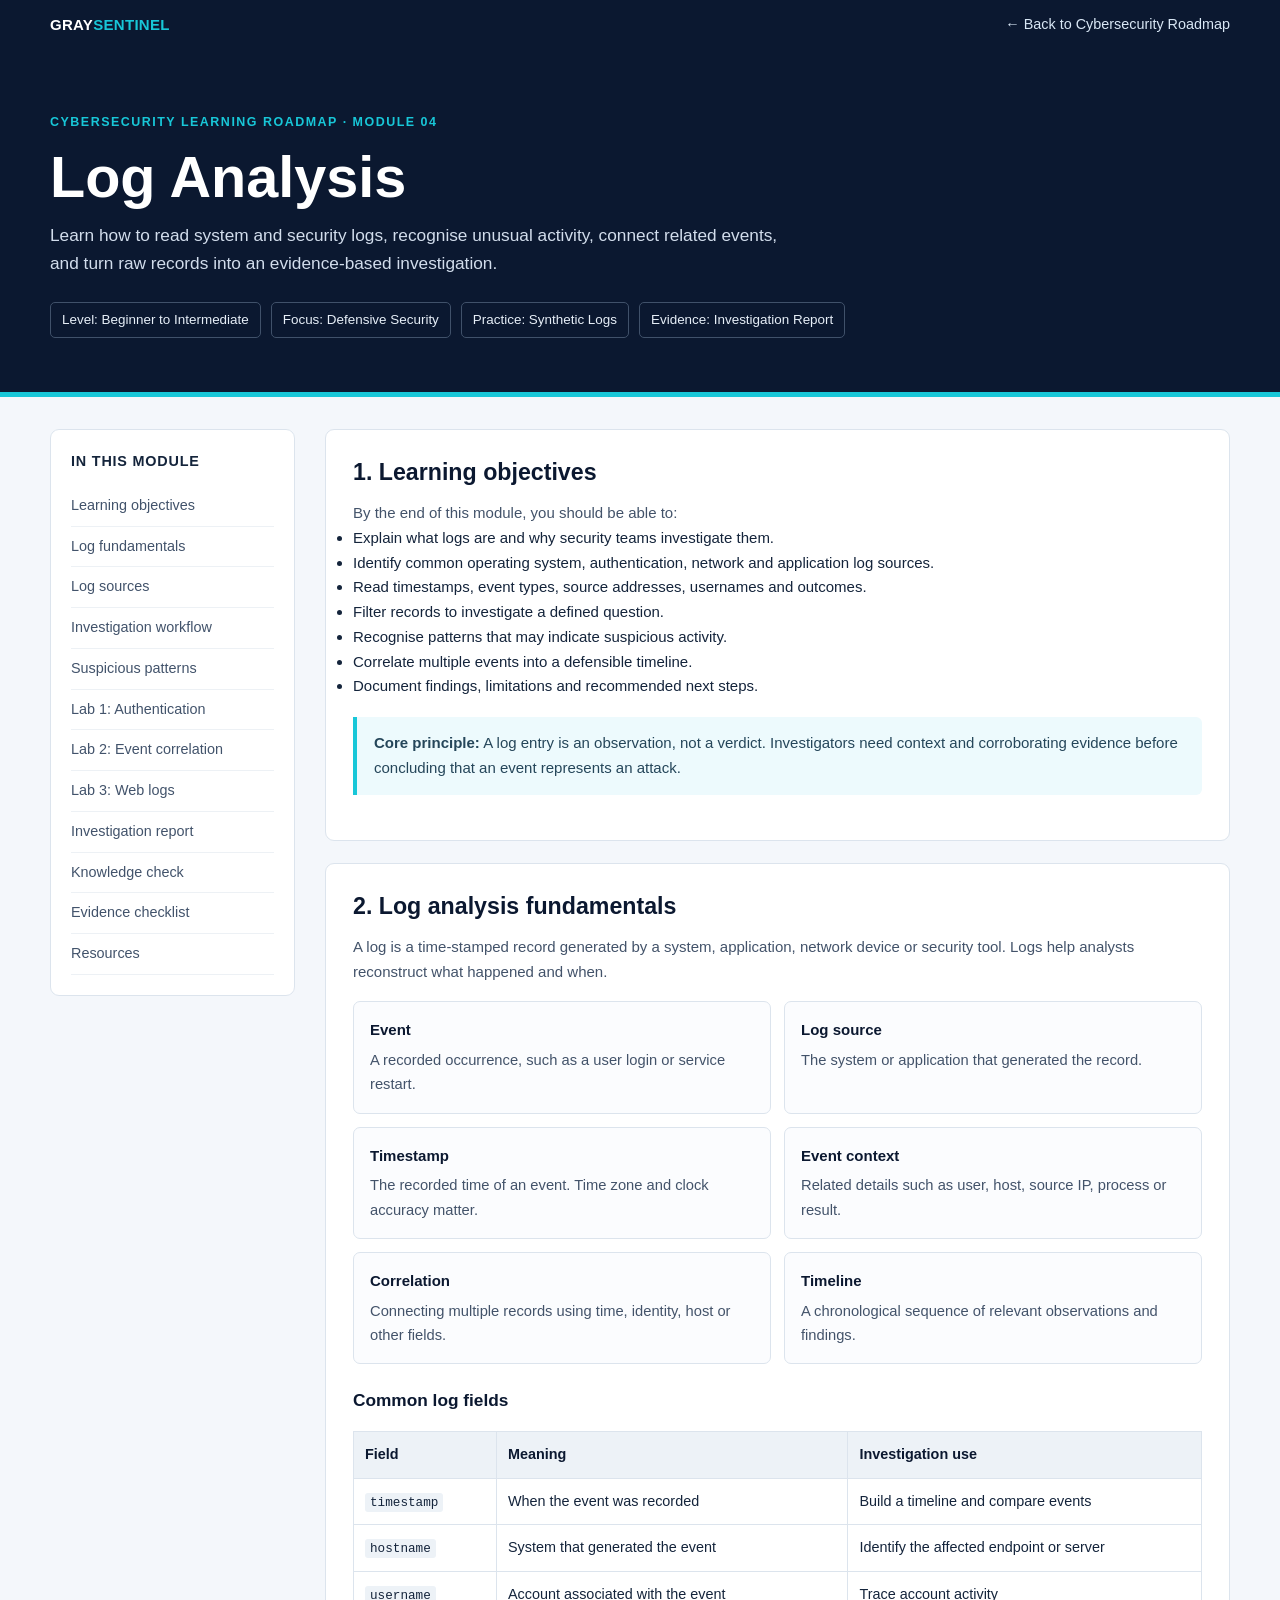
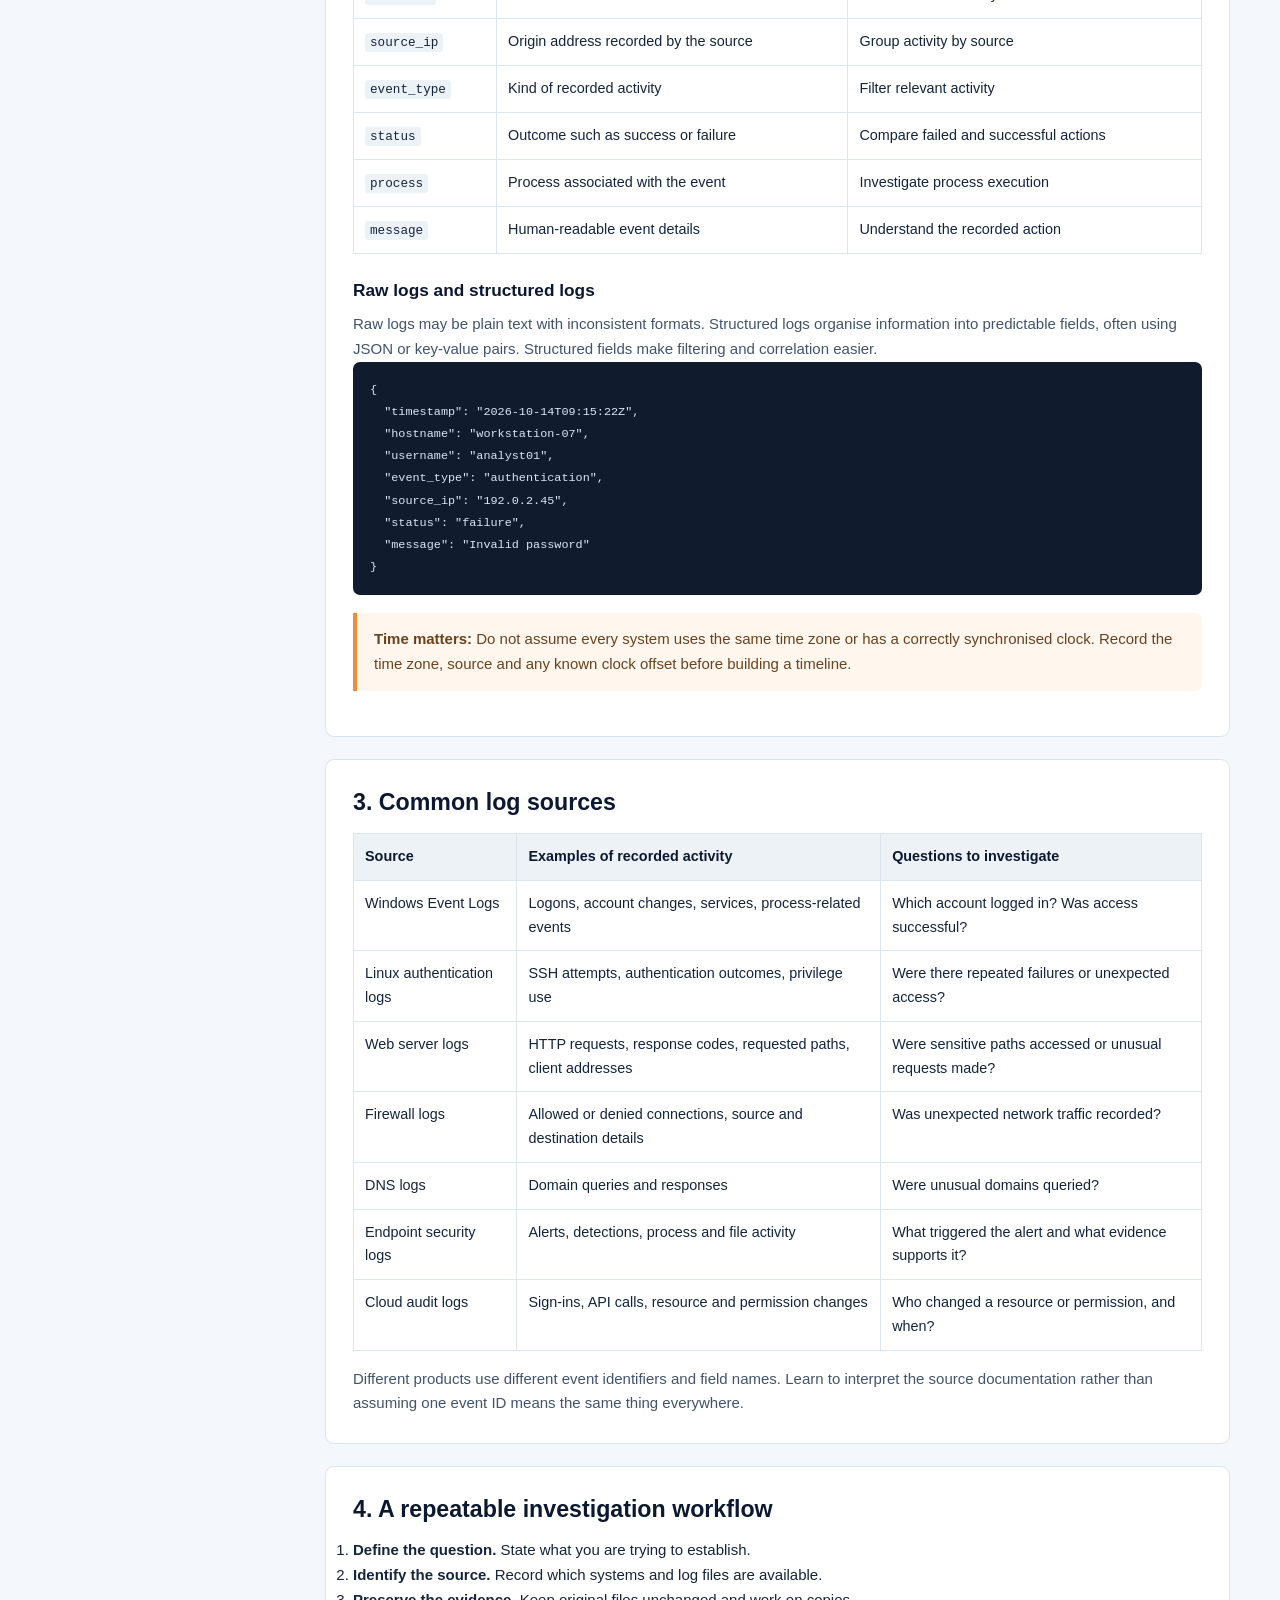
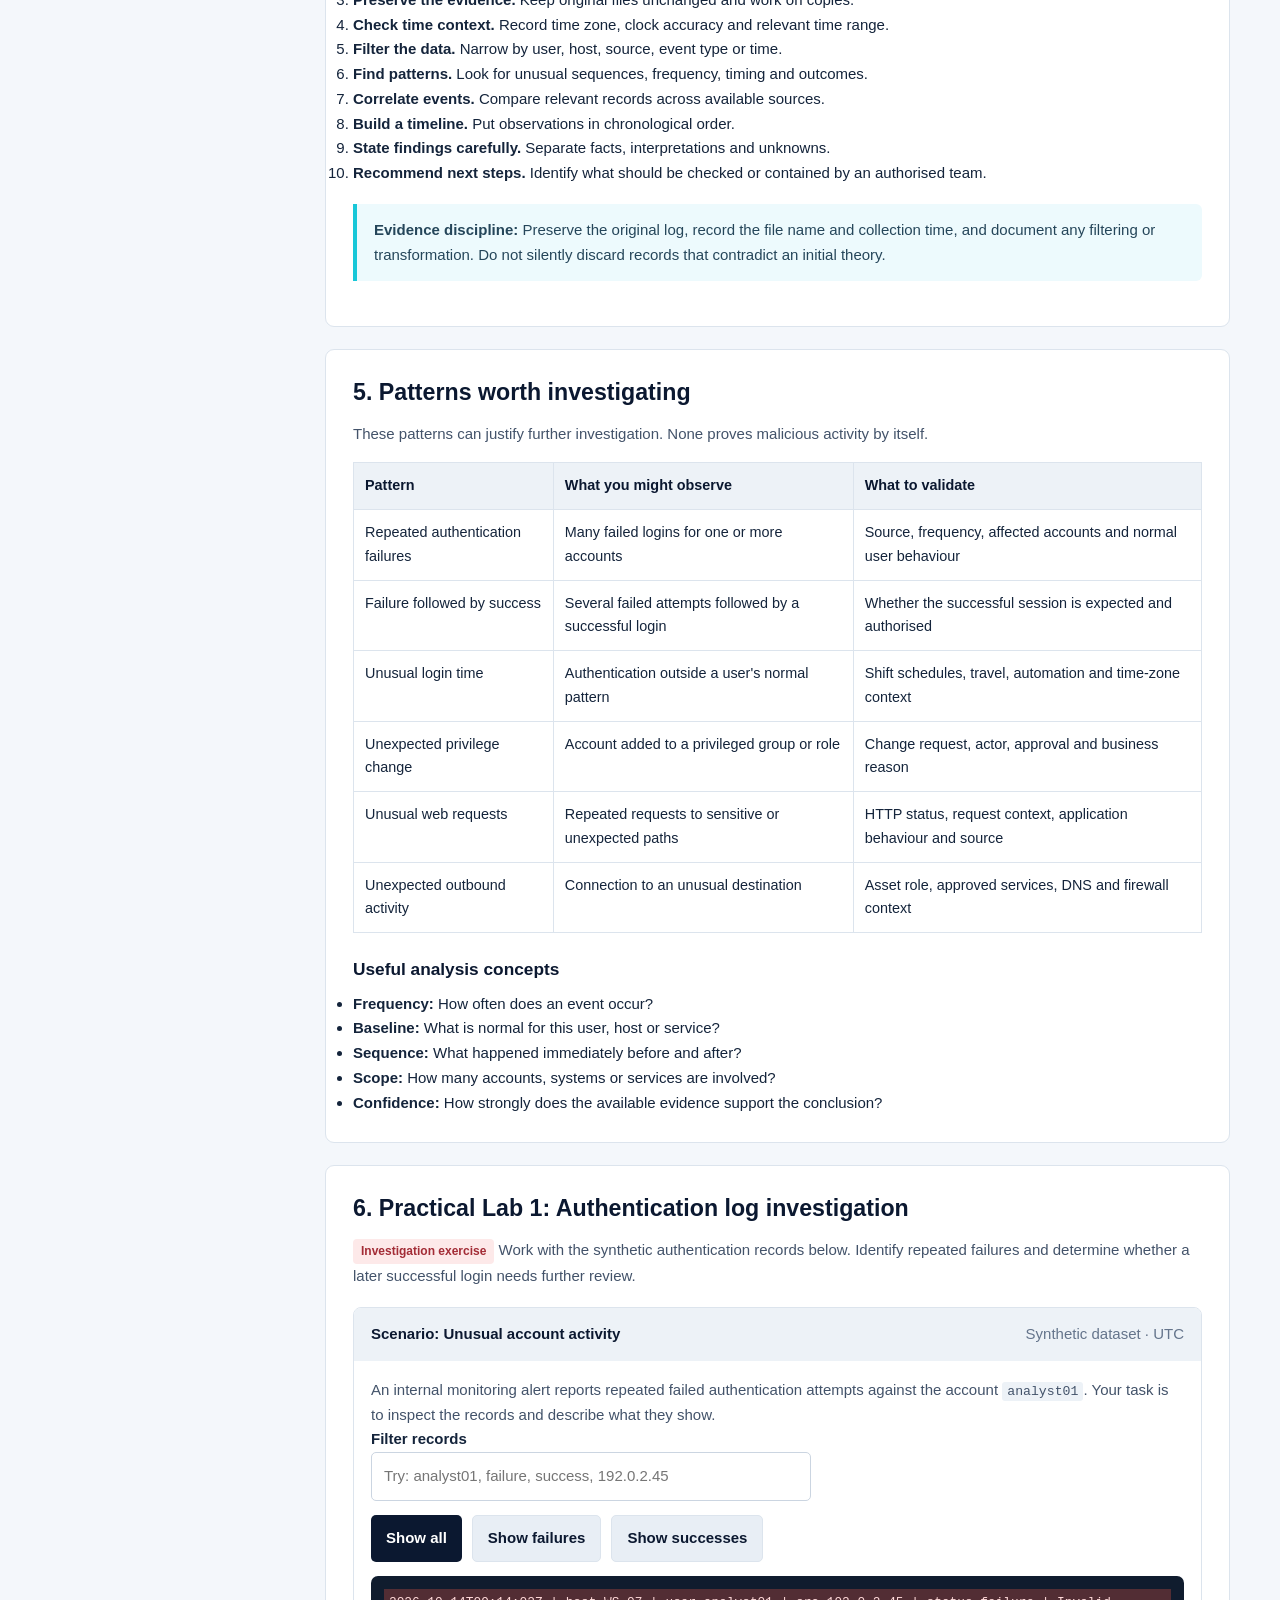
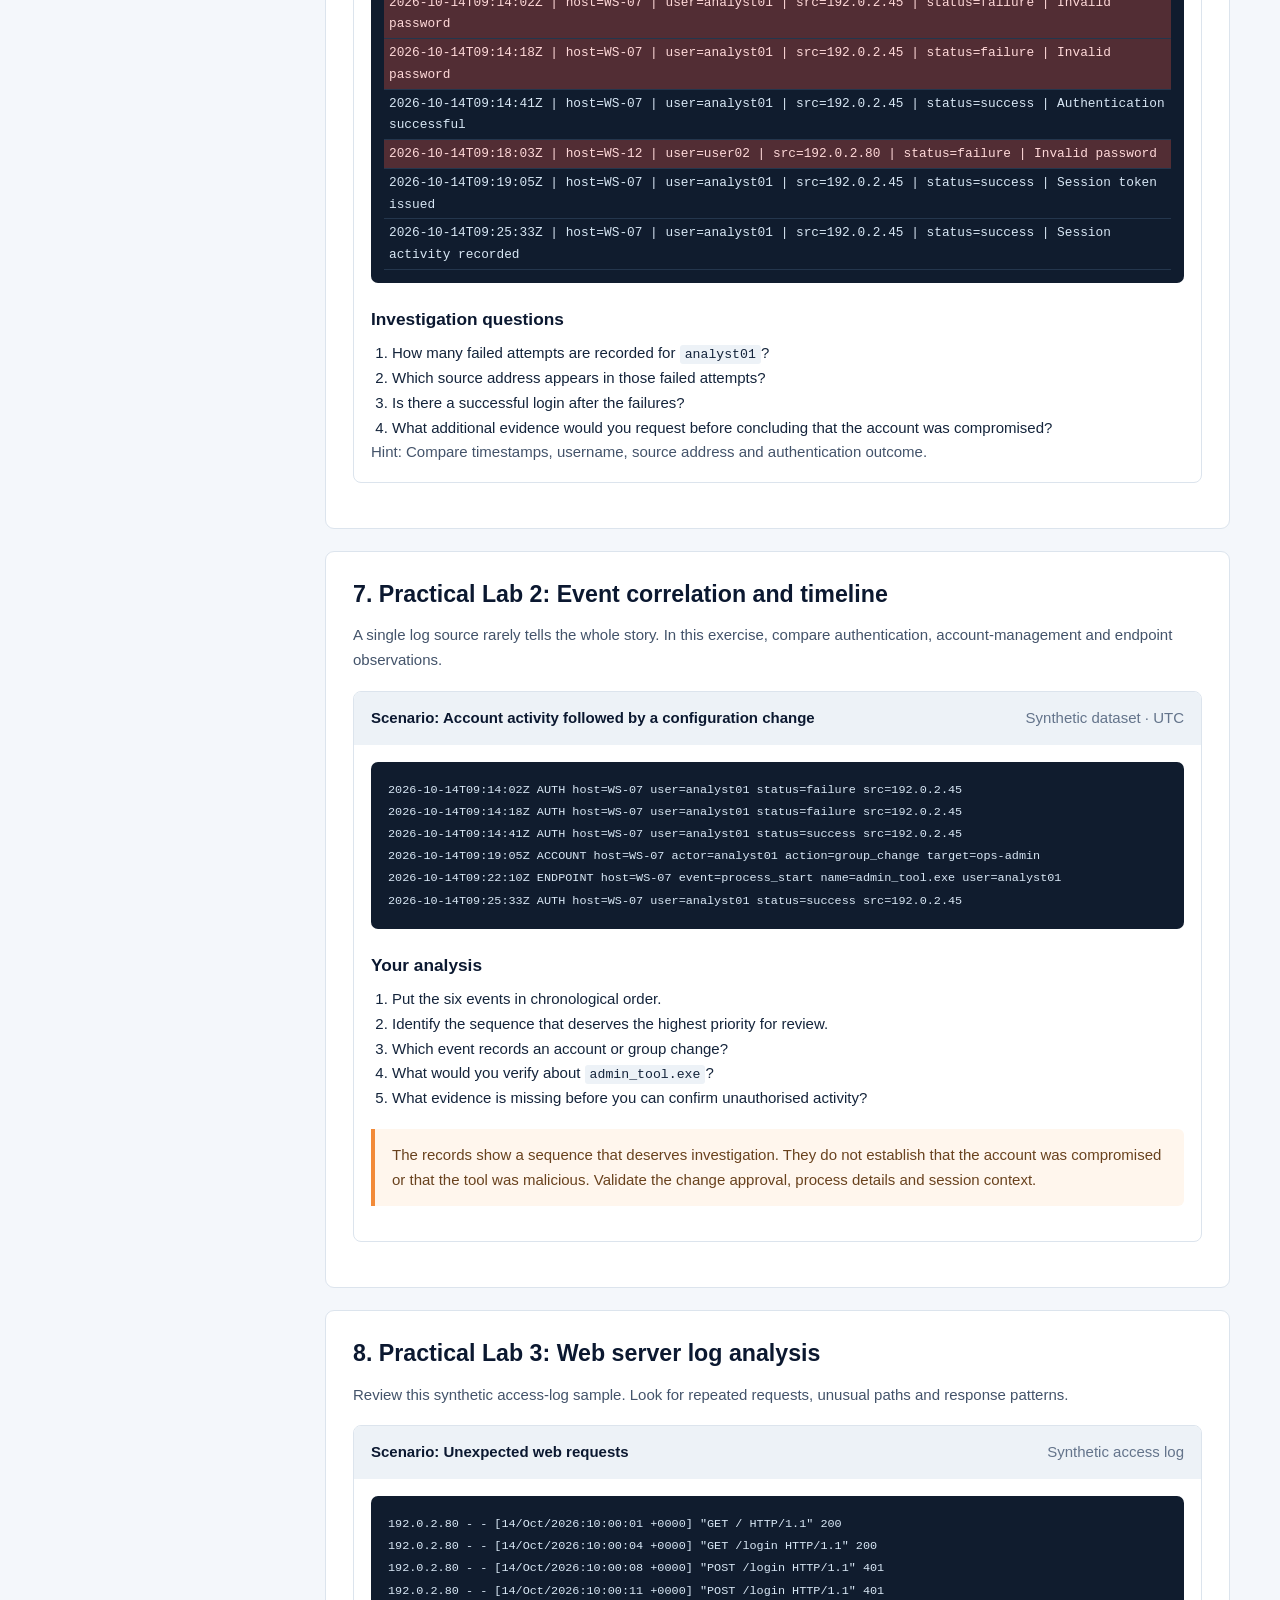
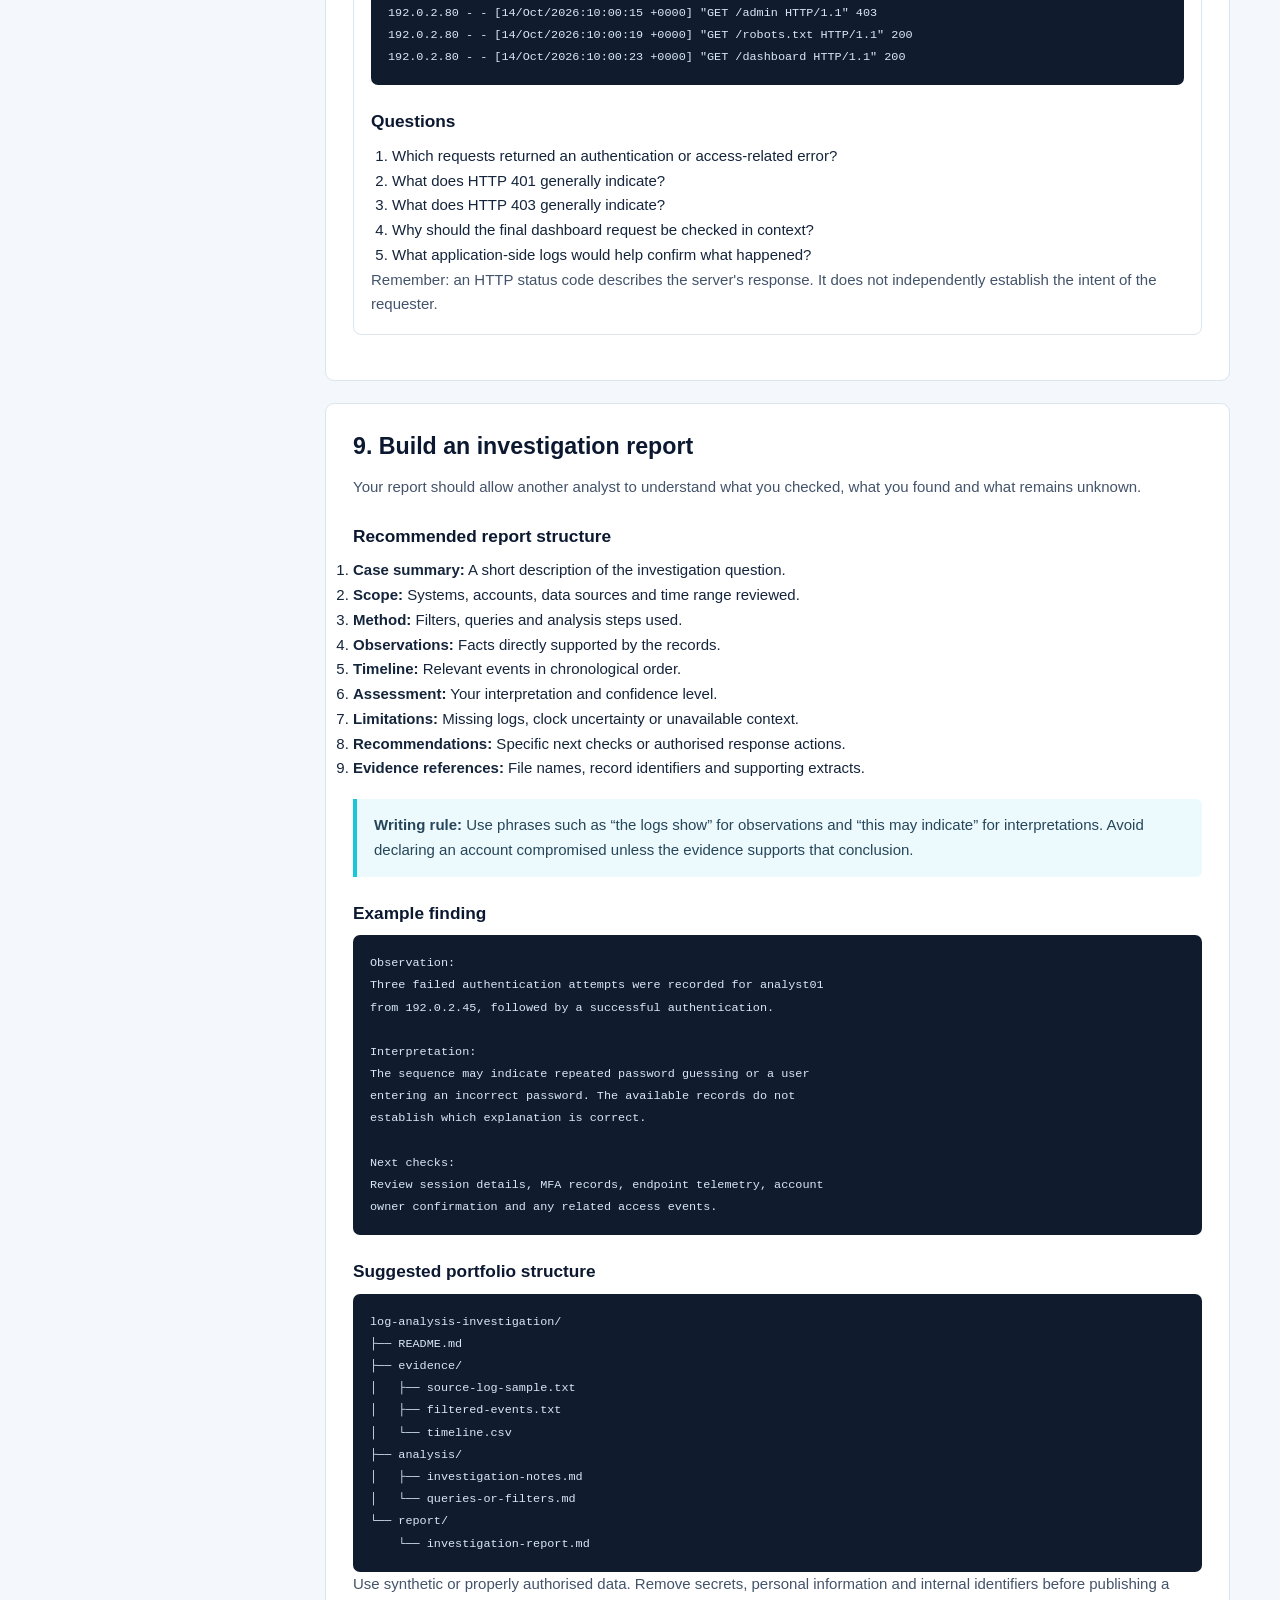
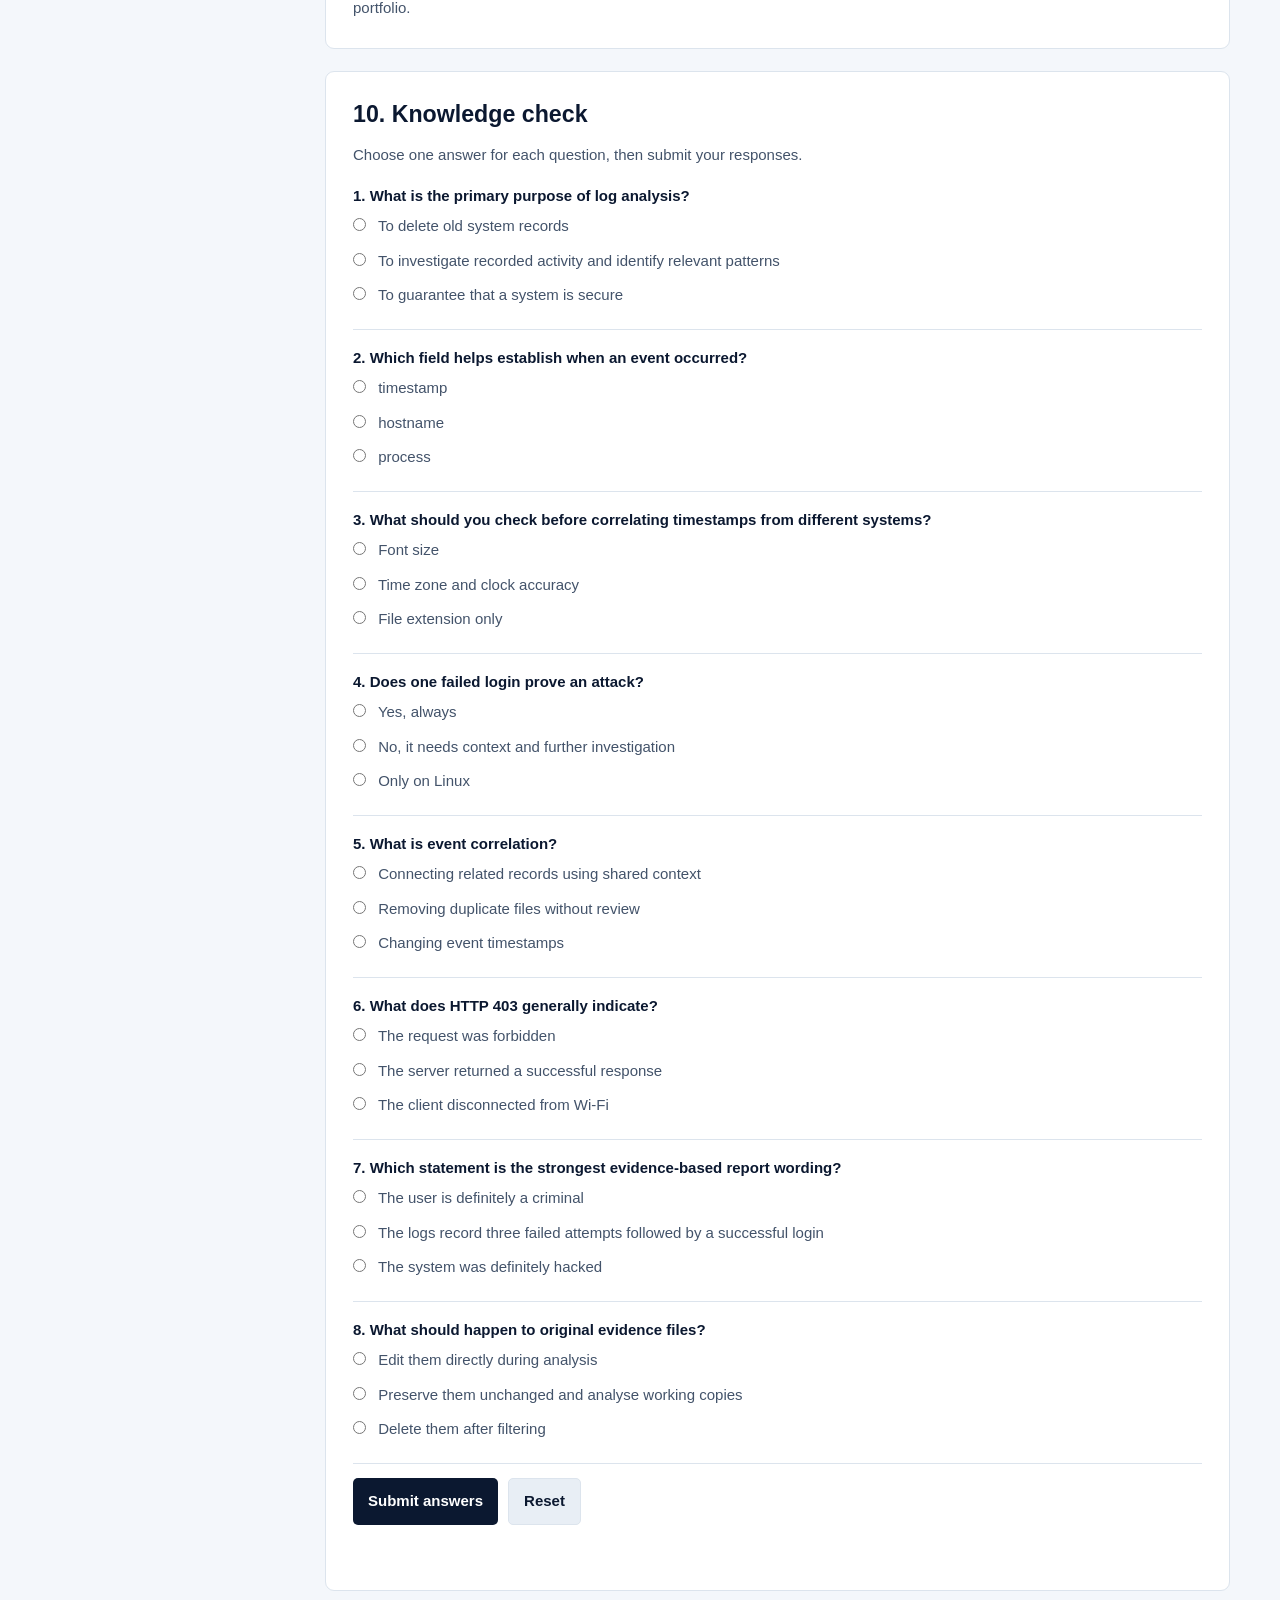
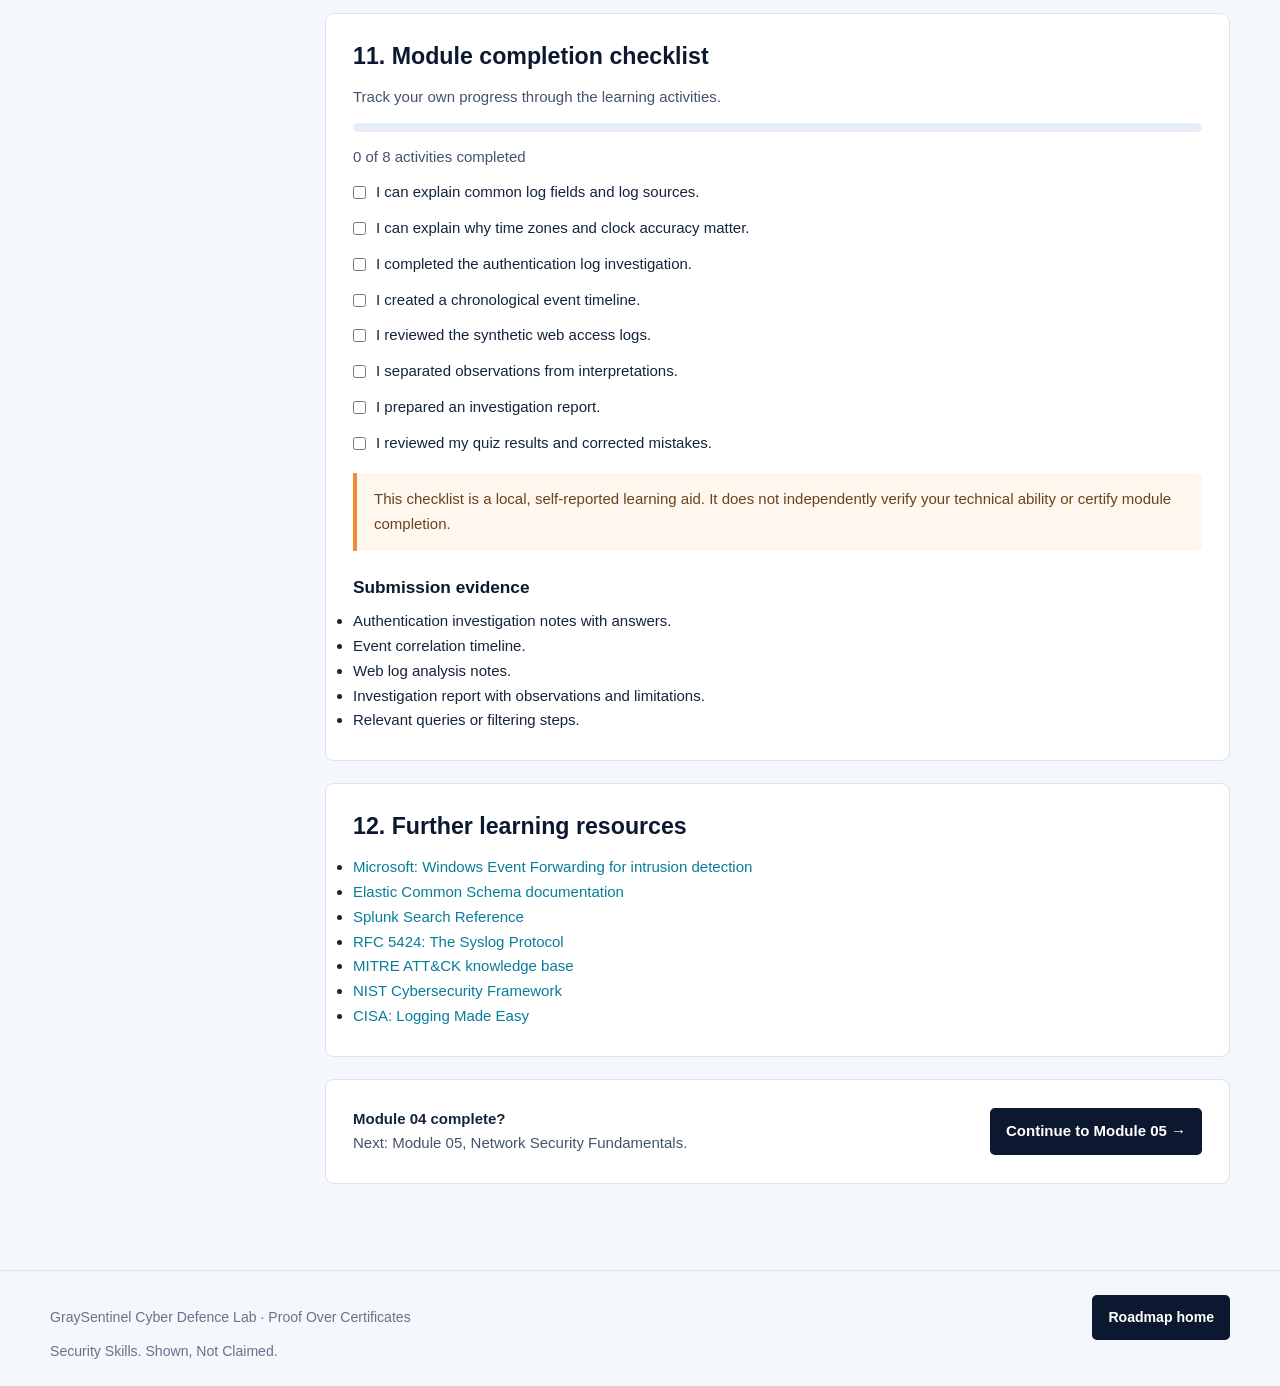
<file: modules/04-log-analysis/index.html>
<!DOCTYPE html>
<html lang="en">
<head>
  <meta charset="UTF-8">
  <meta name="viewport" content="width=device-width, initial-scale=1.0">
  <meta name="description" content="Learn practical cybersecurity log analysis, authentication investigation, event correlation, and incident evidence collection with GraySentinel.">
  <meta name="theme-color" content="#0B1830">
  <title>Module 04: Log Analysis | GraySentinel</title>
  <link rel="stylesheet" href="../../assets/css/style.css">
  <style>
    :root {
      --module-bg: #f4f7fb;
      --module-ink: #14243b;
      --module-muted: #64748b;
      --module-border: #dce4ed;
      --module-navy: #0b1830;
      --module-cyan: #18c7d8;
      --module-orange: #f28a38;
      --module-green: #16865b;
      --module-red: #c43d4b;
      --module-code: #101c2e;
    }

    * { box-sizing: border-box; }

    body {
      margin: 0;
      background: var(--module-bg);
      color: var(--module-ink);
      font-family: Arial, Helvetica, sans-serif;
      line-height: 1.65;
    }

    a { color: #087d9a; }

    .module-shell {
      width: min(1180px, calc(100% - 36px));
      margin: auto;
    }

    .module-topbar {
      background: var(--module-navy);
      color: white;
      padding: 13px 0;
    }

    .module-topbar-inner {
      display: flex;
      justify-content: space-between;
      align-items: center;
      gap: 16px;
      flex-wrap: wrap;
    }

    .module-brand {
      color: white;
      text-decoration: none;
      font-weight: 800;
      letter-spacing: .3px;
    }

    .module-brand span { color: var(--module-cyan); }

    .module-topbar a.back-link {
      color: #d9e7f5;
      font-size: .9rem;
      text-decoration: none;
    }

    .module-hero {
      background: var(--module-navy);
      color: white;
      padding: 58px 0 54px;
      border-bottom: 5px solid var(--module-cyan);
    }

    .module-hero .eyebrow {
      color: var(--module-cyan);
      font-size: .78rem;
      font-weight: 800;
      letter-spacing: 1.5px;
      text-transform: uppercase;
    }

    .module-hero h1 {
      max-width: 800px;
      margin: 12px 0;
      font-size: clamp(2.1rem, 5vw, 3.6rem);
      line-height: 1.1;
    }

    .module-hero p {
      max-width: 760px;
      color: #d2ddec;
      font-size: 1.08rem;
    }

    .module-meta {
      display: flex;
      flex-wrap: wrap;
      gap: 10px;
      margin-top: 24px;
    }

    .module-meta span {
      border: 1px solid #40516a;
      border-radius: 5px;
      padding: 6px 11px;
      color: #e7eff8;
      font-size: .84rem;
    }

    .module-layout {
      display: grid;
      grid-template-columns: 245px minmax(0, 1fr);
      gap: 30px;
      align-items: start;
      padding-top: 32px;
      padding-bottom: 64px;
    }

    .module-sidebar {
      position: sticky;
      top: 20px;
      background: white;
      border: 1px solid var(--module-border);
      border-radius: 9px;
      padding: 20px;
    }

    .module-sidebar h2 {
      margin: 0 0 12px;
      font-size: .9rem;
      text-transform: uppercase;
      letter-spacing: .8px;
    }

    .module-sidebar a {
      display: block;
      padding: 8px 0;
      color: #42536b;
      font-size: .9rem;
      text-decoration: none;
      border-bottom: 1px solid #edf1f5;
    }

    .module-sidebar a:hover { color: #087d9a; }

    .module-content { min-width: 0; }

    .content-section {
      background: white;
      border: 1px solid var(--module-border);
      border-radius: 9px;
      padding: 27px;
      margin-bottom: 22px;
      scroll-margin-top: 20px;
    }

    .content-section h2 {
      margin: 0 0 14px;
      color: var(--module-navy);
      font-size: 1.45rem;
      line-height: 1.3;
    }

    .content-section h3 {
      color: var(--module-navy);
      margin: 22px 0 8px;
      font-size: 1.08rem;
    }

    .content-section p { color: #43536a; }

    .muted { color: var(--module-muted); }

    .callout {
      border-left: 4px solid var(--module-cyan);
      background: #edfafd;
      padding: 14px 17px;
      border-radius: 0 6px 6px 0;
      margin: 18px 0;
      color: #25465a;
    }

    .warning {
      border-left-color: var(--module-orange);
      background: #fff6ed;
      color: #69421e;
    }

    .concept-grid {
      display: grid;
      grid-template-columns: repeat(2, minmax(0, 1fr));
      gap: 13px;
      margin-top: 17px;
    }

    .concept-card {
      border: 1px solid var(--module-border);
      border-radius: 7px;
      padding: 16px;
      background: #fbfcfe;
    }

    .concept-card strong {
      display: block;
      color: var(--module-navy);
      margin-bottom: 5px;
    }

    .concept-card p {
      margin: 0;
      font-size: .92rem;
    }

    .table-wrap {
      overflow-x: auto;
      margin: 16px 0;
    }

    table {
      width: 100%;
      border-collapse: collapse;
      min-width: 560px;
      font-size: .9rem;
    }

    th, td {
      border: 1px solid var(--module-border);
      padding: 11px;
      text-align: left;
      vertical-align: top;
    }

    th {
      background: #edf2f7;
      color: var(--module-navy);
    }

    code {
      background: #edf2f7;
      padding: 2px 5px;
      border-radius: 3px;
      font-size: .88em;
    }

    pre {
      overflow-x: auto;
      background: var(--module-code);
      color: #d8e7f5;
      border-radius: 7px;
      padding: 17px;
      font-size: .84rem;
      line-height: 1.65;
      white-space: pre;
    }

    pre code {
      background: transparent;
      color: inherit;
      padding: 0;
    }

    .exercise {
      border: 1px solid var(--module-border);
      border-radius: 8px;
      margin: 18px 0;
      overflow: hidden;
    }

    .exercise-header {
      background: #edf2f7;
      padding: 14px 17px;
      display: flex;
      justify-content: space-between;
      gap: 10px;
      align-items: center;
      flex-wrap: wrap;
    }

    .exercise-header strong { color: var(--module-navy); }

    .exercise-body { padding: 17px; }

    .exercise-body ol, .exercise-body ul { padding-left: 21px; }

    .severity {
      display: inline-block;
      border-radius: 4px;
      padding: 3px 8px;
      font-size: .75rem;
      font-weight: 800;
      background: #fff0d9;
      color: #8a4b08;
    }

    .severity.high {
      background: #fde9e9;
      color: #a32c36;
    }

    .log-controls {
      display: flex;
      flex-wrap: wrap;
      gap: 10px;
      margin: 14px 0;
    }

    .module-button {
      border: 0;
      border-radius: 5px;
      padding: 10px 15px;
      background: var(--module-navy);
      color: white;
      font-weight: 700;
      cursor: pointer;
    }

    .module-button.secondary {
      background: #e8eef5;
      color: var(--module-navy);
      border: 1px solid var(--module-border);
    }

    .module-button:hover { opacity: .88; }

    .filter-input, .answer-input {
      width: 100%;
      max-width: 440px;
      padding: 11px 12px;
      border: 1px solid #cbd5e1;
      border-radius: 5px;
      font: inherit;
      background: white;
      color: var(--module-ink);
    }

    .log-output {
      max-height: 340px;
      overflow: auto;
      background: var(--module-code);
      color: #d8e7f5;
      border-radius: 7px;
      padding: 13px;
      font: .8rem/1.7 Consolas, Monaco, monospace;
    }

    .log-line {
      display: block;
      padding: 3px 5px;
      border-bottom: 1px solid #24364d;
      overflow-wrap: anywhere;
    }

    .log-line.suspicious {
      background: #522d34;
      color: #ffd9d9;
    }

    .result-message {
      min-height: 24px;
      font-weight: 700;
      margin-top: 10px;
    }

    .success { color: var(--module-green); }
    .error { color: var(--module-red); }

    .quiz-question {
      padding: 16px 0;
      border-bottom: 1px solid var(--module-border);
    }

    .quiz-question:last-child { border-bottom: 0; }

    .quiz-question p {
      color: var(--module-navy);
      font-weight: 700;
    }

    .quiz-question label {
      display: block;
      padding: 5px 0;
      color: #43536a;
      cursor: pointer;
    }

    .quiz-question input { margin-right: 8px; }

    .progress-list {
      list-style: none;
      padding: 0;
    }

    .progress-list li { margin: 11px 0; }

    .progress-list label {
      display: flex;
      gap: 10px;
      align-items: flex-start;
      cursor: pointer;
    }

    .progress-list input { margin-top: 6px; }

    .module-progress {
      height: 9px;
      background: #e6edf4;
      border-radius: 10px;
      overflow: hidden;
      margin: 13px 0;
    }

    .module-progress-fill {
      height: 100%;
      width: 0;
      background: var(--module-green);
      transition: width .2s ease;
    }

    .module-footer {
      border-top: 1px solid var(--module-border);
      padding: 24px 0;
      color: var(--module-muted);
      font-size: .88rem;
    }

    .next-module {
      display: flex;
      justify-content: space-between;
      gap: 16px;
      flex-wrap: wrap;
      align-items: center;
    }

    .next-module a {
      display: inline-block;
      background: var(--module-navy);
      color: white;
      text-decoration: none;
      padding: 11px 16px;
      border-radius: 5px;
      font-weight: 700;
    }

    @media (max-width: 800px) {
      .module-layout { grid-template-columns: 1fr; }
      .module-sidebar { position: static; }
      .module-sidebar nav {
        display: grid;
        grid-template-columns: repeat(2, minmax(0, 1fr));
        gap: 0 15px;
      }
    }

    @media (max-width: 520px) {
      .module-shell { width: min(100% - 24px, 1180px); }
      .module-hero { padding: 42px 0; }
      .content-section { padding: 19px; }
      .concept-grid { grid-template-columns: 1fr; }
      .module-sidebar nav { grid-template-columns: 1fr; }
    }
  </style>
</head>
<body>

<header class="module-topbar">
  <div class="module-shell module-topbar-inner">
    <a class="module-brand" href="../../index.html">GRAY<span>SENTINEL</span></a>
    <a class="back-link" href="../../index.html">← Back to Cybersecurity Roadmap</a>
  </div>
</header>

<section class="module-hero">
  <div class="module-shell">
    <div class="eyebrow">Cybersecurity Learning Roadmap · Module 04</div>
    <h1>Log Analysis</h1>
    <p>
      Learn how to read system and security logs, recognise unusual activity,
      connect related events, and turn raw records into an evidence-based
      investigation.
    </p>
    <div class="module-meta">
      <span>Level: Beginner to Intermediate</span>
      <span>Focus: Defensive Security</span>
      <span>Practice: Synthetic Logs</span>
      <span>Evidence: Investigation Report</span>
    </div>
  </div>
</section>

<main class="module-shell module-layout">
  <aside class="module-sidebar">
    <h2>In this module</h2>
    <nav>
      <a href="#objectives">Learning objectives</a>
      <a href="#foundations">Log fundamentals</a>
      <a href="#sources">Log sources</a>
      <a href="#investigation">Investigation workflow</a>
      <a href="#indicators">Suspicious patterns</a>
      <a href="#lab1">Lab 1: Authentication</a>
      <a href="#lab2">Lab 2: Event correlation</a>
      <a href="#lab3">Lab 3: Web logs</a>
      <a href="#report">Investigation report</a>
      <a href="#quiz">Knowledge check</a>
      <a href="#evidence">Evidence checklist</a>
      <a href="#resources">Resources</a>
    </nav>
  </aside>

  <div class="module-content">

    <section class="content-section" id="objectives">
      <h2>1. Learning objectives</h2>
      <p>By the end of this module, you should be able to:</p>
      <ul>
        <li>Explain what logs are and why security teams investigate them.</li>
        <li>Identify common operating system, authentication, network and application log sources.</li>
        <li>Read timestamps, event types, source addresses, usernames and outcomes.</li>
        <li>Filter records to investigate a defined question.</li>
        <li>Recognise patterns that may indicate suspicious activity.</li>
        <li>Correlate multiple events into a defensible timeline.</li>
        <li>Document findings, limitations and recommended next steps.</li>
      </ul>
      <div class="callout">
        <strong>Core principle:</strong> A log entry is an observation, not a verdict.
        Investigators need context and corroborating evidence before concluding
        that an event represents an attack.
      </div>
    </section>

    <section class="content-section" id="foundations">
      <h2>2. Log analysis fundamentals</h2>
      <p>
        A log is a time-stamped record generated by a system, application,
        network device or security tool. Logs help analysts reconstruct what
        happened and when.
      </p>

      <div class="concept-grid">
        <div class="concept-card">
          <strong>Event</strong>
          <p>A recorded occurrence, such as a user login or service restart.</p>
        </div>
        <div class="concept-card">
          <strong>Log source</strong>
          <p>The system or application that generated the record.</p>
        </div>
        <div class="concept-card">
          <strong>Timestamp</strong>
          <p>The recorded time of an event. Time zone and clock accuracy matter.</p>
        </div>
        <div class="concept-card">
          <strong>Event context</strong>
          <p>Related details such as user, host, source IP, process or result.</p>
        </div>
        <div class="concept-card">
          <strong>Correlation</strong>
          <p>Connecting multiple records using time, identity, host or other fields.</p>
        </div>
        <div class="concept-card">
          <strong>Timeline</strong>
          <p>A chronological sequence of relevant observations and findings.</p>
        </div>
      </div>

      <h3>Common log fields</h3>
      <div class="table-wrap">
        <table>
          <thead>
            <tr><th>Field</th><th>Meaning</th><th>Investigation use</th></tr>
          </thead>
          <tbody>
            <tr><td><code>timestamp</code></td><td>When the event was recorded</td><td>Build a timeline and compare events</td></tr>
            <tr><td><code>hostname</code></td><td>System that generated the event</td><td>Identify the affected endpoint or server</td></tr>
            <tr><td><code>username</code></td><td>Account associated with the event</td><td>Trace account activity</td></tr>
            <tr><td><code>source_ip</code></td><td>Origin address recorded by the source</td><td>Group activity by source</td></tr>
            <tr><td><code>event_type</code></td><td>Kind of recorded activity</td><td>Filter relevant activity</td></tr>
            <tr><td><code>status</code></td><td>Outcome such as success or failure</td><td>Compare failed and successful actions</td></tr>
            <tr><td><code>process</code></td><td>Process associated with the event</td><td>Investigate process execution</td></tr>
            <tr><td><code>message</code></td><td>Human-readable event details</td><td>Understand the recorded action</td></tr>
          </tbody>
        </table>
      </div>

      <h3>Raw logs and structured logs</h3>
      <p>
        Raw logs may be plain text with inconsistent formats. Structured logs
        organise information into predictable fields, often using JSON or
        key-value pairs. Structured fields make filtering and correlation easier.
      </p>
      <pre><code>{
  "timestamp": "2026-10-14T09:15:22Z",
  "hostname": "workstation-07",
  "username": "analyst01",
  "event_type": "authentication",
  "source_ip": "192.0.2.45",
  "status": "failure",
  "message": "Invalid password"
}</code></pre>

      <div class="callout warning">
        <strong>Time matters:</strong> Do not assume every system uses the same
        time zone or has a correctly synchronised clock. Record the time zone,
        source and any known clock offset before building a timeline.
      </div>
    </section>

    <section class="content-section" id="sources">
      <h2>3. Common log sources</h2>
      <div class="table-wrap">
        <table>
          <thead>
            <tr><th>Source</th><th>Examples of recorded activity</th><th>Questions to investigate</th></tr>
          </thead>
          <tbody>
            <tr>
              <td>Windows Event Logs</td>
              <td>Logons, account changes, services, process-related events</td>
              <td>Which account logged in? Was access successful?</td>
            </tr>
            <tr>
              <td>Linux authentication logs</td>
              <td>SSH attempts, authentication outcomes, privilege use</td>
              <td>Were there repeated failures or unexpected access?</td>
            </tr>
            <tr>
              <td>Web server logs</td>
              <td>HTTP requests, response codes, requested paths, client addresses</td>
              <td>Were sensitive paths accessed or unusual requests made?</td>
            </tr>
            <tr>
              <td>Firewall logs</td>
              <td>Allowed or denied connections, source and destination details</td>
              <td>Was unexpected network traffic recorded?</td>
            </tr>
            <tr>
              <td>DNS logs</td>
              <td>Domain queries and responses</td>
              <td>Were unusual domains queried?</td>
            </tr>
            <tr>
              <td>Endpoint security logs</td>
              <td>Alerts, detections, process and file activity</td>
              <td>What triggered the alert and what evidence supports it?</td>
            </tr>
            <tr>
              <td>Cloud audit logs</td>
              <td>Sign-ins, API calls, resource and permission changes</td>
              <td>Who changed a resource or permission, and when?</td>
            </tr>
          </tbody>
        </table>
      </div>
      <p>
        Different products use different event identifiers and field names.
        Learn to interpret the source documentation rather than assuming one
        event ID means the same thing everywhere.
      </p>
    </section>

    <section class="content-section" id="investigation">
      <h2>4. A repeatable investigation workflow</h2>
      <ol>
        <li><strong>Define the question.</strong> State what you are trying to establish.</li>
        <li><strong>Identify the source.</strong> Record which systems and log files are available.</li>
        <li><strong>Preserve the evidence.</strong> Keep original files unchanged and work on copies.</li>
        <li><strong>Check time context.</strong> Record time zone, clock accuracy and relevant time range.</li>
        <li><strong>Filter the data.</strong> Narrow by user, host, source, event type or time.</li>
        <li><strong>Find patterns.</strong> Look for unusual sequences, frequency, timing and outcomes.</li>
        <li><strong>Correlate events.</strong> Compare relevant records across available sources.</li>
        <li><strong>Build a timeline.</strong> Put observations in chronological order.</li>
        <li><strong>State findings carefully.</strong> Separate facts, interpretations and unknowns.</li>
        <li><strong>Recommend next steps.</strong> Identify what should be checked or contained by an authorised team.</li>
      </ol>

      <div class="callout">
        <strong>Evidence discipline:</strong> Preserve the original log, record
        the file name and collection time, and document any filtering or
        transformation. Do not silently discard records that contradict an
        initial theory.
      </div>
    </section>

    <section class="content-section" id="indicators">
      <h2>5. Patterns worth investigating</h2>
      <p>These patterns can justify further investigation. None proves malicious activity by itself.</p>
      <div class="table-wrap">
        <table>
          <thead>
            <tr><th>Pattern</th><th>What you might observe</th><th>What to validate</th></tr>
          </thead>
          <tbody>
            <tr>
              <td>Repeated authentication failures</td>
              <td>Many failed logins for one or more accounts</td>
              <td>Source, frequency, affected accounts and normal user behaviour</td>
            </tr>
            <tr>
              <td>Failure followed by success</td>
              <td>Several failed attempts followed by a successful login</td>
              <td>Whether the successful session is expected and authorised</td>
            </tr>
            <tr>
              <td>Unusual login time</td>
              <td>Authentication outside a user's normal pattern</td>
              <td>Shift schedules, travel, automation and time-zone context</td>
            </tr>
            <tr>
              <td>Unexpected privilege change</td>
              <td>Account added to a privileged group or role</td>
              <td>Change request, actor, approval and business reason</td>
            </tr>
            <tr>
              <td>Unusual web requests</td>
              <td>Repeated requests to sensitive or unexpected paths</td>
              <td>HTTP status, request context, application behaviour and source</td>
            </tr>
            <tr>
              <td>Unexpected outbound activity</td>
              <td>Connection to an unusual destination</td>
              <td>Asset role, approved services, DNS and firewall context</td>
            </tr>
          </tbody>
        </table>
      </div>

      <h3>Useful analysis concepts</h3>
      <ul>
        <li><strong>Frequency:</strong> How often does an event occur?</li>
        <li><strong>Baseline:</strong> What is normal for this user, host or service?</li>
        <li><strong>Sequence:</strong> What happened immediately before and after?</li>
        <li><strong>Scope:</strong> How many accounts, systems or services are involved?</li>
        <li><strong>Confidence:</strong> How strongly does the available evidence support the conclusion?</li>
      </ul>
    </section>

    <section class="content-section" id="lab1">
      <h2>6. Practical Lab 1: Authentication log investigation</h2>
      <p>
        <span class="severity high">Investigation exercise</span>
        Work with the synthetic authentication records below. Identify repeated
        failures and determine whether a later successful login needs further review.
      </p>

      <div class="exercise">
        <div class="exercise-header">
          <strong>Scenario: Unusual account activity</strong>
          <span class="muted">Synthetic dataset · UTC</span>
        </div>
        <div class="exercise-body">
          <p>
            An internal monitoring alert reports repeated failed authentication
            attempts against the account <code>analyst01</code>. Your task is to
            inspect the records and describe what they show.
          </p>
          <label for="authFilter"><strong>Filter records</strong></label><br>
          <input class="filter-input" id="authFilter" type="search"
                 placeholder="Try: analyst01, failure, success, 192.0.2.45">
          <div class="log-controls">
            <button class="module-button" id="showAllAuth" type="button">Show all</button>
            <button class="module-button secondary" id="showFailures" type="button">Show failures</button>
            <button class="module-button secondary" id="showSuccess" type="button">Show successes</button>
          </div>
          <div class="log-output" id="authLogs" aria-live="polite"></div>
          <h3>Investigation questions</h3>
          <ol>
            <li>How many failed attempts are recorded for <code>analyst01</code>?</li>
            <li>Which source address appears in those failed attempts?</li>
            <li>Is there a successful login after the failures?</li>
            <li>What additional evidence would you request before concluding that the account was compromised?</li>
          </ol>
          <p class="muted">
            Hint: Compare timestamps, username, source address and authentication outcome.
          </p>
        </div>
      </div>
    </section>

    <section class="content-section" id="lab2">
      <h2>7. Practical Lab 2: Event correlation and timeline</h2>
      <p>
        A single log source rarely tells the whole story. In this exercise,
        compare authentication, account-management and endpoint observations.
      </p>

      <div class="exercise">
        <div class="exercise-header">
          <strong>Scenario: Account activity followed by a configuration change</strong>
          <span class="muted">Synthetic dataset · UTC</span>
        </div>
        <div class="exercise-body">
          <pre><code>2026-10-14T09:14:02Z AUTH host=WS-07 user=analyst01 status=failure src=192.0.2.45
2026-10-14T09:14:18Z AUTH host=WS-07 user=analyst01 status=failure src=192.0.2.45
2026-10-14T09:14:41Z AUTH host=WS-07 user=analyst01 status=success src=192.0.2.45
2026-10-14T09:19:05Z ACCOUNT host=WS-07 actor=analyst01 action=group_change target=ops-admin
2026-10-14T09:22:10Z ENDPOINT host=WS-07 event=process_start name=admin_tool.exe user=analyst01
2026-10-14T09:25:33Z AUTH host=WS-07 user=analyst01 status=success src=192.0.2.45</code></pre>

          <h3>Your analysis</h3>
          <ol>
            <li>Put the six events in chronological order.</li>
            <li>Identify the sequence that deserves the highest priority for review.</li>
            <li>Which event records an account or group change?</li>
            <li>What would you verify about <code>admin_tool.exe</code>?</li>
            <li>What evidence is missing before you can confirm unauthorised activity?</li>
          </ol>
          <div class="callout warning">
            The records show a sequence that deserves investigation. They do not
            establish that the account was compromised or that the tool was malicious.
            Validate the change approval, process details and session context.
          </div>
        </div>
      </div>
    </section>

    <section class="content-section" id="lab3">
      <h2>8. Practical Lab 3: Web server log analysis</h2>
      <p>
        Review this synthetic access-log sample. Look for repeated requests,
        unusual paths and response patterns.
      </p>

      <div class="exercise">
        <div class="exercise-header">
          <strong>Scenario: Unexpected web requests</strong>
          <span class="muted">Synthetic access log</span>
        </div>
        <div class="exercise-body">
          <pre><code>192.0.2.80 - - [14/Oct/2026:10:00:01 +0000] "GET / HTTP/1.1" 200
192.0.2.80 - - [14/Oct/2026:10:00:04 +0000] "GET /login HTTP/1.1" 200
192.0.2.80 - - [14/Oct/2026:10:00:08 +0000] "POST /login HTTP/1.1" 401
192.0.2.80 - - [14/Oct/2026:10:00:11 +0000] "POST /login HTTP/1.1" 401
192.0.2.80 - - [14/Oct/2026:10:00:15 +0000] "GET /admin HTTP/1.1" 403
192.0.2.80 - - [14/Oct/2026:10:00:19 +0000] "GET /robots.txt HTTP/1.1" 200
192.0.2.80 - - [14/Oct/2026:10:00:23 +0000] "GET /dashboard HTTP/1.1" 200</code></pre>

          <h3>Questions</h3>
          <ol>
            <li>Which requests returned an authentication or access-related error?</li>
            <li>What does HTTP 401 generally indicate?</li>
            <li>What does HTTP 403 generally indicate?</li>
            <li>Why should the final dashboard request be checked in context?</li>
            <li>What application-side logs would help confirm what happened?</li>
          </ol>
          <p>
            Remember: an HTTP status code describes the server's response.
            It does not independently establish the intent of the requester.
          </p>
        </div>
      </div>
    </section>

    <section class="content-section" id="report">
      <h2>9. Build an investigation report</h2>
      <p>
        Your report should allow another analyst to understand what you checked,
        what you found and what remains unknown.
      </p>

      <h3>Recommended report structure</h3>
      <ol>
        <li><strong>Case summary:</strong> A short description of the investigation question.</li>
        <li><strong>Scope:</strong> Systems, accounts, data sources and time range reviewed.</li>
        <li><strong>Method:</strong> Filters, queries and analysis steps used.</li>
        <li><strong>Observations:</strong> Facts directly supported by the records.</li>
        <li><strong>Timeline:</strong> Relevant events in chronological order.</li>
        <li><strong>Assessment:</strong> Your interpretation and confidence level.</li>
        <li><strong>Limitations:</strong> Missing logs, clock uncertainty or unavailable context.</li>
        <li><strong>Recommendations:</strong> Specific next checks or authorised response actions.</li>
        <li><strong>Evidence references:</strong> File names, record identifiers and supporting extracts.</li>
      </ol>

      <div class="callout">
        <strong>Writing rule:</strong> Use phrases such as “the logs show” for
        observations and “this may indicate” for interpretations. Avoid declaring
        an account compromised unless the evidence supports that conclusion.
      </div>

      <h3>Example finding</h3>
      <pre><code>Observation:
Three failed authentication attempts were recorded for analyst01
from 192.0.2.45, followed by a successful authentication.

Interpretation:
The sequence may indicate repeated password guessing or a user
entering an incorrect password. The available records do not
establish which explanation is correct.

Next checks:
Review session details, MFA records, endpoint telemetry, account
owner confirmation and any related access events.</code></pre>

      <h3>Suggested portfolio structure</h3>
      <pre><code>log-analysis-investigation/
├── README.md
├── evidence/
│   ├── source-log-sample.txt
│   ├── filtered-events.txt
│   └── timeline.csv
├── analysis/
│   ├── investigation-notes.md
│   └── queries-or-filters.md
└── report/
    └── investigation-report.md</code></pre>
      <p class="muted">
        Use synthetic or properly authorised data. Remove secrets, personal
        information and internal identifiers before publishing a portfolio.
      </p>
    </section>

    <section class="content-section" id="quiz">
      <h2>10. Knowledge check</h2>
      <p>Choose one answer for each question, then submit your responses.</p>

      <form id="moduleQuiz">
        <div class="quiz-question">
          <p>1. What is the primary purpose of log analysis?</p>
          <label><input type="radio" name="q1" value="a"> To delete old system records</label>
          <label><input type="radio" name="q1" value="b"> To investigate recorded activity and identify relevant patterns</label>
          <label><input type="radio" name="q1" value="c"> To guarantee that a system is secure</label>
        </div>

        <div class="quiz-question">
          <p>2. Which field helps establish when an event occurred?</p>
          <label><input type="radio" name="q2" value="a"> timestamp</label>
          <label><input type="radio" name="q2" value="b"> hostname</label>
          <label><input type="radio" name="q2" value="c"> process</label>
        </div>

        <div class="quiz-question">
          <p>3. What should you check before correlating timestamps from different systems?</p>
          <label><input type="radio" name="q3" value="a"> Font size</label>
          <label><input type="radio" name="q3" value="b"> Time zone and clock accuracy</label>
          <label><input type="radio" name="q3" value="c"> File extension only</label>
        </div>

        <div class="quiz-question">
          <p>4. Does one failed login prove an attack?</p>
          <label><input type="radio" name="q4" value="a"> Yes, always</label>
          <label><input type="radio" name="q4" value="b"> No, it needs context and further investigation</label>
          <label><input type="radio" name="q4" value="c"> Only on Linux</label>
        </div>

        <div class="quiz-question">
          <p>5. What is event correlation?</p>
          <label><input type="radio" name="q5" value="a"> Connecting related records using shared context</label>
          <label><input type="radio" name="q5" value="b"> Removing duplicate files without review</label>
          <label><input type="radio" name="q5" value="c"> Changing event timestamps</label>
        </div>

        <div class="quiz-question">
          <p>6. What does HTTP 403 generally indicate?</p>
          <label><input type="radio" name="q6" value="a"> The request was forbidden</label>
          <label><input type="radio" name="q6" value="b"> The server returned a successful response</label>
          <label><input type="radio" name="q6" value="c"> The client disconnected from Wi-Fi</label>
        </div>

        <div class="quiz-question">
          <p>7. Which statement is the strongest evidence-based report wording?</p>
          <label><input type="radio" name="q7" value="a"> The user is definitely a criminal</label>
          <label><input type="radio" name="q7" value="b"> The logs record three failed attempts followed by a successful login</label>
          <label><input type="radio" name="q7" value="c"> The system was definitely hacked</label>
        </div>

        <div class="quiz-question">
          <p>8. What should happen to original evidence files?</p>
          <label><input type="radio" name="q8" value="a"> Edit them directly during analysis</label>
          <label><input type="radio" name="q8" value="b"> Preserve them unchanged and analyse working copies</label>
          <label><input type="radio" name="q8" value="c"> Delete them after filtering</label>
        </div>

        <div class="log-controls">
          <button class="module-button" type="submit">Submit answers</button>
          <button class="module-button secondary" type="reset" id="resetQuiz">Reset</button>
        </div>
        <div class="result-message" id="quizResult" role="status" aria-live="polite"></div>
      </form>
    </section>

    <section class="content-section" id="evidence">
      <h2>11. Module completion checklist</h2>
      <p>Track your own progress through the learning activities.</p>
      <div class="module-progress">
        <div class="module-progress-fill" id="progressFill"></div>
      </div>
      <p id="progressText" class="muted">0 of 8 activities completed</p>

      <ul class="progress-list" id="progressList">
        <li><label><input type="checkbox" data-module-progress="1"> I can explain common log fields and log sources.</label></li>
        <li><label><input type="checkbox" data-module-progress="2"> I can explain why time zones and clock accuracy matter.</label></li>
        <li><label><input type="checkbox" data-module-progress="3"> I completed the authentication log investigation.</label></li>
        <li><label><input type="checkbox" data-module-progress="4"> I created a chronological event timeline.</label></li>
        <li><label><input type="checkbox" data-module-progress="5"> I reviewed the synthetic web access logs.</label></li>
        <li><label><input type="checkbox" data-module-progress="6"> I separated observations from interpretations.</label></li>
        <li><label><input type="checkbox" data-module-progress="7"> I prepared an investigation report.</label></li>
        <li><label><input type="checkbox" data-module-progress="8"> I reviewed my quiz results and corrected mistakes.</label></li>
      </ul>

      <div class="callout warning">
        This checklist is a local, self-reported learning aid. It does not
        independently verify your technical ability or certify module completion.
      </div>

      <h3>Submission evidence</h3>
      <ul>
        <li>Authentication investigation notes with answers.</li>
        <li>Event correlation timeline.</li>
        <li>Web log analysis notes.</li>
        <li>Investigation report with observations and limitations.</li>
        <li>Relevant queries or filtering steps.</li>
      </ul>
    </section>

    <section class="content-section" id="resources">
      <h2>12. Further learning resources</h2>
      <ul>
        <li><a href="https://learn.microsoft.com/en-us/windows/security/operating-system-security/device-management/use-windows-event-forwarding-to-assist-in-intrusion-detection" target="_blank" rel="noopener noreferrer">Microsoft: Windows Event Forwarding for intrusion detection</a></li>
        <li><a href="https://www.elastic.co/guide/en/ecs/current/index.html" target="_blank" rel="noopener noreferrer">Elastic Common Schema documentation</a></li>
        <li><a href="https://docs.splunk.com/Documentation/Splunk/latest/SearchReference/WhatsInThisManual" target="_blank" rel="noopener noreferrer">Splunk Search Reference</a></li>
        <li><a href="https://www.rfc-editor.org/rfc/rfc5424" target="_blank" rel="noopener noreferrer">RFC 5424: The Syslog Protocol</a></li>
        <li><a href="https://attack.mitre.org/" target="_blank" rel="noopener noreferrer">MITRE ATT&CK knowledge base</a></li>
        <li><a href="https://www.nist.gov/cyberframework" target="_blank" rel="noopener noreferrer">NIST Cybersecurity Framework</a></li>
        <li><a href="https://www.cisa.gov/resources-tools/resources/logging-made-easy" target="_blank" rel="noopener noreferrer">CISA: Logging Made Easy</a></li>
      </ul>
    </section>

    <div class="content-section next-module">
      <div>
        <strong>Module 04 complete?</strong>
        <p class="muted">Next: Module 05, Network Security Fundamentals.</p>
      </div>
      <a href="../05-network-security/">Continue to Module 05 →</a>
    </div>

  </div>
</main>

<footer class="module-footer">
  <div class="module-shell">
    <div class="next-module">
      <span>GraySentinel Cyber Defence Lab · Proof Over Certificates</span>
      <a href="../../index.html">Roadmap home</a>
    </div>
    <p>Security Skills. Shown, Not Claimed.</p>
  </div>
</footer>

<script>
(function () {
  "use strict";

  const authData = [
    { time: "2026-10-14T09:14:02Z", host: "WS-07", user: "analyst01", source: "192.0.2.45", status: "failure", message: "Invalid password" },
    { time: "2026-10-14T09:14:18Z", host: "WS-07", user: "analyst01", source: "192.0.2.45", status: "failure", message: "Invalid password" },
    { time: "2026-10-14T09:14:41Z", host: "WS-07", user: "analyst01", source: "192.0.2.45", status: "success", message: "Authentication successful" },
    { time: "2026-10-14T09:18:03Z", host: "WS-12", user: "user02", source: "192.0.2.80", status: "failure", message: "Invalid password" },
    { time: "2026-10-14T09:19:05Z", host: "WS-07", user: "analyst01", source: "192.0.2.45", status: "success", message: "Session token issued" },
    { time: "2026-10-14T09:25:33Z", host: "WS-07", user: "analyst01", source: "192.0.2.45", status: "success", message: "Session activity recorded" }
  ];

  const authLogs = document.getElementById("authLogs");
  const authFilter = document.getElementById("authFilter");
  let authMode = "all";

  function renderAuthLogs() {
    if (!authLogs) return;

    const query = (authFilter.value || "").trim().toLowerCase();
    const filtered = authData.filter(function (item) {
      const matchesMode = authMode === "all" || item.status === authMode;
      const searchable = Object.values(item).join(" ").toLowerCase();
      return matchesMode && searchable.includes(query);
    });

    authLogs.replaceChildren();

    if (!filtered.length) {
      const empty = document.createElement("span");
      empty.className = "log-line";
      empty.textContent = "No matching records.";
      authLogs.appendChild(empty);
      return;
    }

    filtered.forEach(function (item) {
      const line = document.createElement("span");
      line.className = "log-line" + (item.status === "failure" ? " suspicious" : "");
      line.textContent =
        item.time + " | host=" + item.host +
        " | user=" + item.user +
        " | src=" + item.source +
        " | status=" + item.status +
        " | " + item.message;
      authLogs.appendChild(line);
    });
  }

  if (authLogs && authFilter) {
    authFilter.addEventListener("input", renderAuthLogs);

    document.getElementById("showAllAuth").addEventListener("click", function () {
      authMode = "all";
      renderAuthLogs();
    });

    document.getElementById("showFailures").addEventListener("click", function () {
      authMode = "failure";
      renderAuthLogs();
    });

    document.getElementById("showSuccess").addEventListener("click", function () {
      authMode = "success";
      renderAuthLogs();
    });

    renderAuthLogs();
  }

  const quizAnswers = {
    q1: "b",
    q2: "a",
    q3: "b",
    q4: "b",
    q5: "a",
    q6: "a",
    q7: "b",
    q8: "b"
  };

  const quizForm = document.getElementById("moduleQuiz");
  const quizResult = document.getElementById("quizResult");

  if (quizForm && quizResult) {
    quizForm.addEventListener("submit", function (event) {
      event.preventDefault();

      let score = 0;
      let unanswered = 0;

      Object.keys(quizAnswers).forEach(function (question) {
        const selected = quizForm.querySelector(
          'input[name="' + question + '"]:checked'
        );

        if (!selected) {
          unanswered++;
        } else if (selected.value === quizAnswers[question]) {
          score++;
        }
      });

      if (unanswered > 0) {
        quizResult.className = "result-message error";
        quizResult.textContent =
          "Please answer all " + Object.keys(quizAnswers).length +
          " questions. Unanswered: " + unanswered + ".";
        return;
      }

      quizResult.className =
        "result-message " + (score >= 6 ? "success" : "error");

      quizResult.textContent =
        "Your score: " + score + "/8. " +
        (score >= 6
          ? "Good work. Review any incorrect answers before moving on."
          : "Revisit the relevant sections and try again.");
    });

    quizForm.addEventListener("reset", function () {
      quizResult.textContent = "";
      quizResult.className = "result-message";
    });
  }

  const progressItems = Array.from(
    document.querySelectorAll("[data-module-progress]")
  );
  const progressFill = document.getElementById("progressFill");
  const progressText = document.getElementById("progressText");
  const storageKey = "graysentinel-module-04-progress";

  function updateProgress() {
    const completed = progressItems.filter(function (item) {
      return item.checked;
    }).length;

    const total = progressItems.length;
    const percentage = total ? (completed / total) * 100 : 0;

    if (progressFill) progressFill.style.width = percentage + "%";
    if (progressText) {
      progressText.textContent =
        completed + " of " + total + " activities completed";
    }

    try {
      localStorage.setItem(
        storageKey,
        JSON.stringify(progressItems.map(function (item) {
          return item.checked;
        }))
      );
    } catch (error) {
      // Progress still works for the current page session.
    }
  }

  try {
    const saved = JSON.parse(localStorage.getItem(storageKey) || "null");

    if (Array.isArray(saved)) {
      progressItems.forEach(function (item, index) {
        item.checked = saved[index] === true;
      });
    }
  } catch (error) {
    // Continue without saved progress if browser storage is unavailable.
  }

  progressItems.forEach(function (item) {
    item.addEventListener("change", updateProgress);
  });

  updateProgress();
})();
</script>
</body>
</html>
</file>
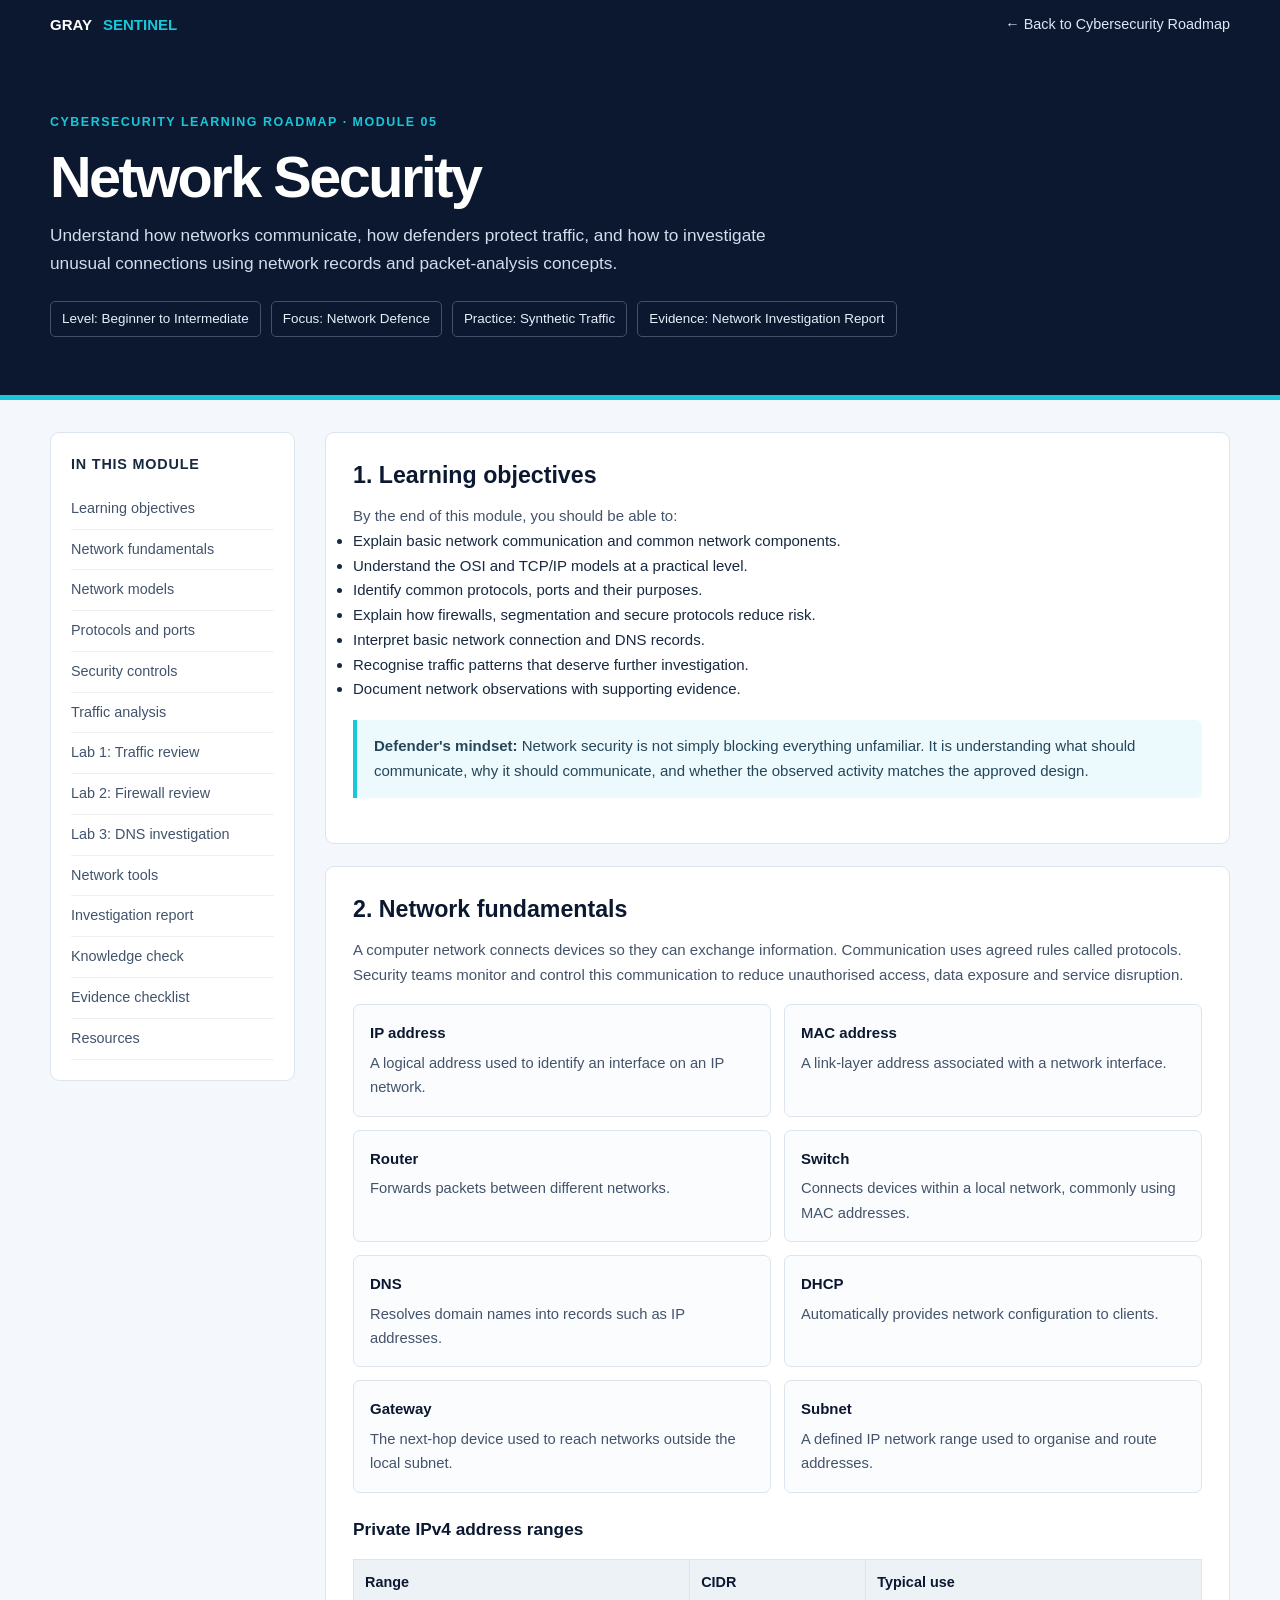
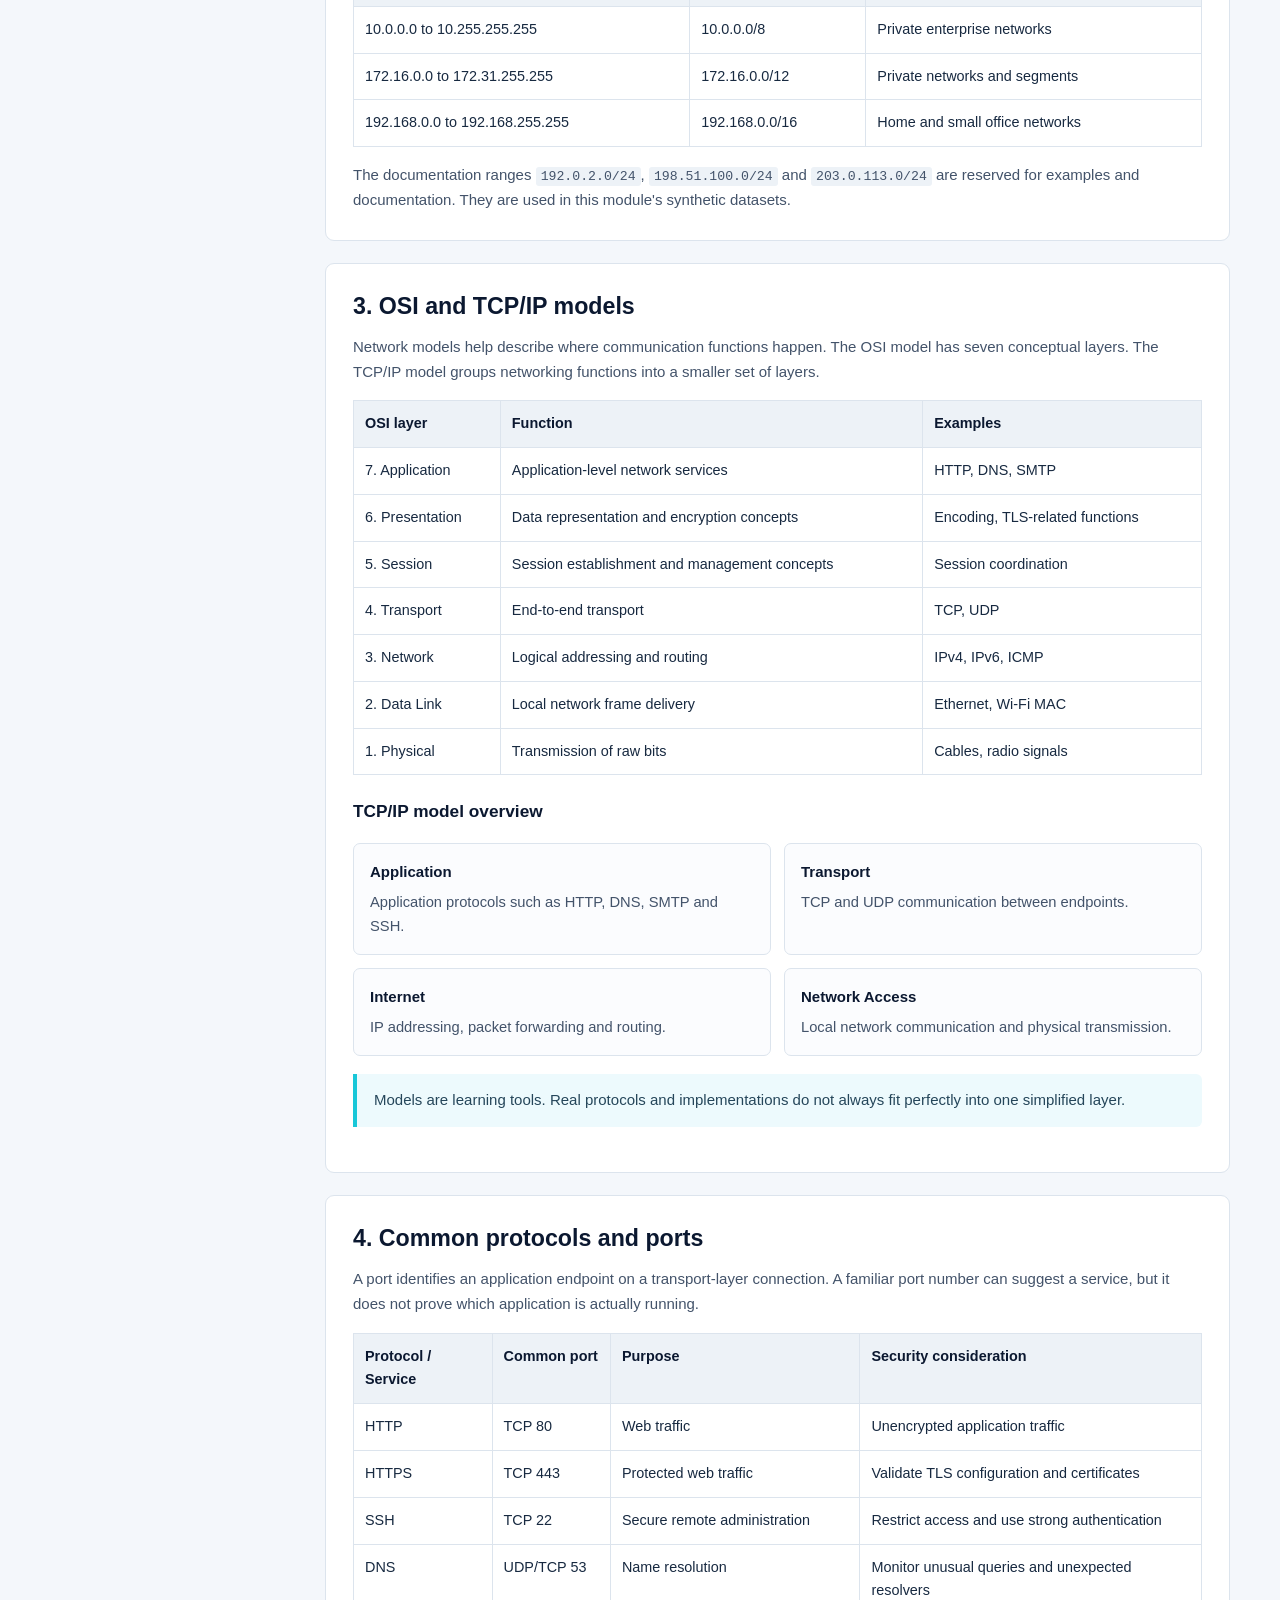
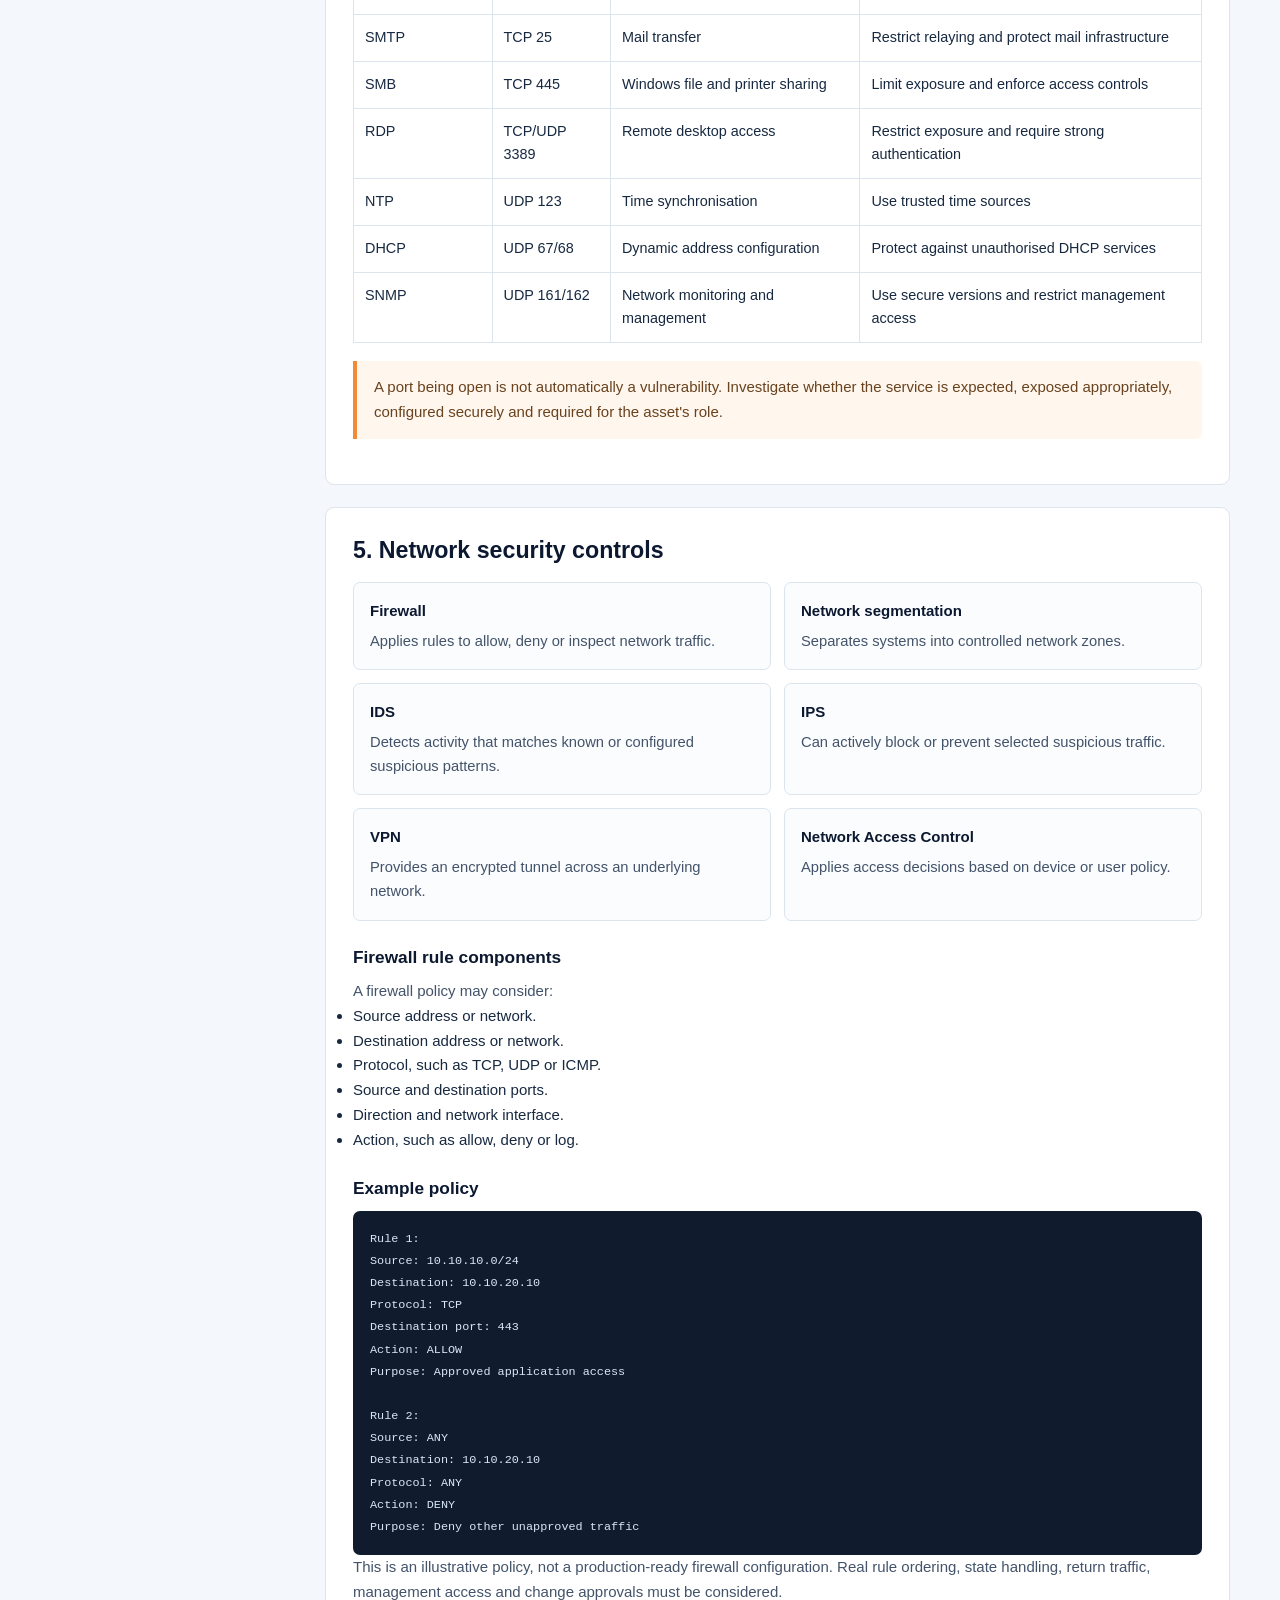
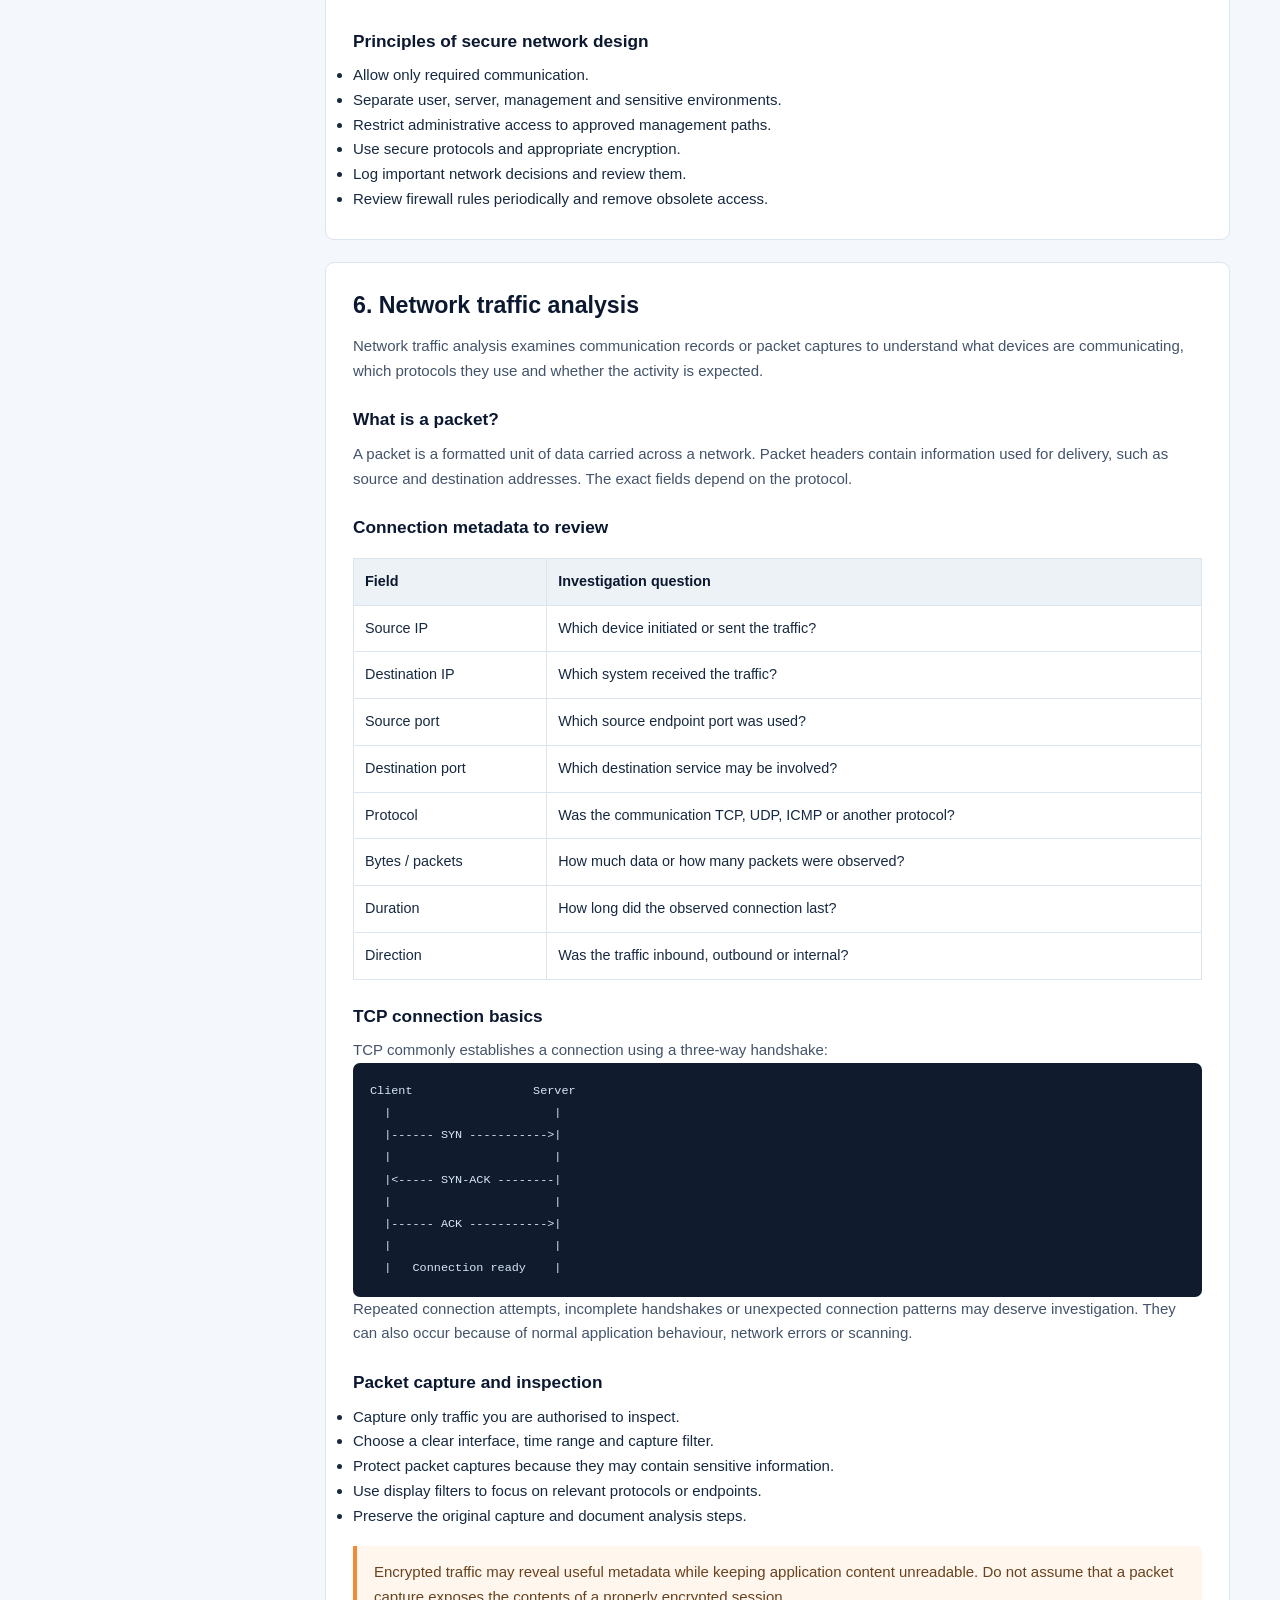
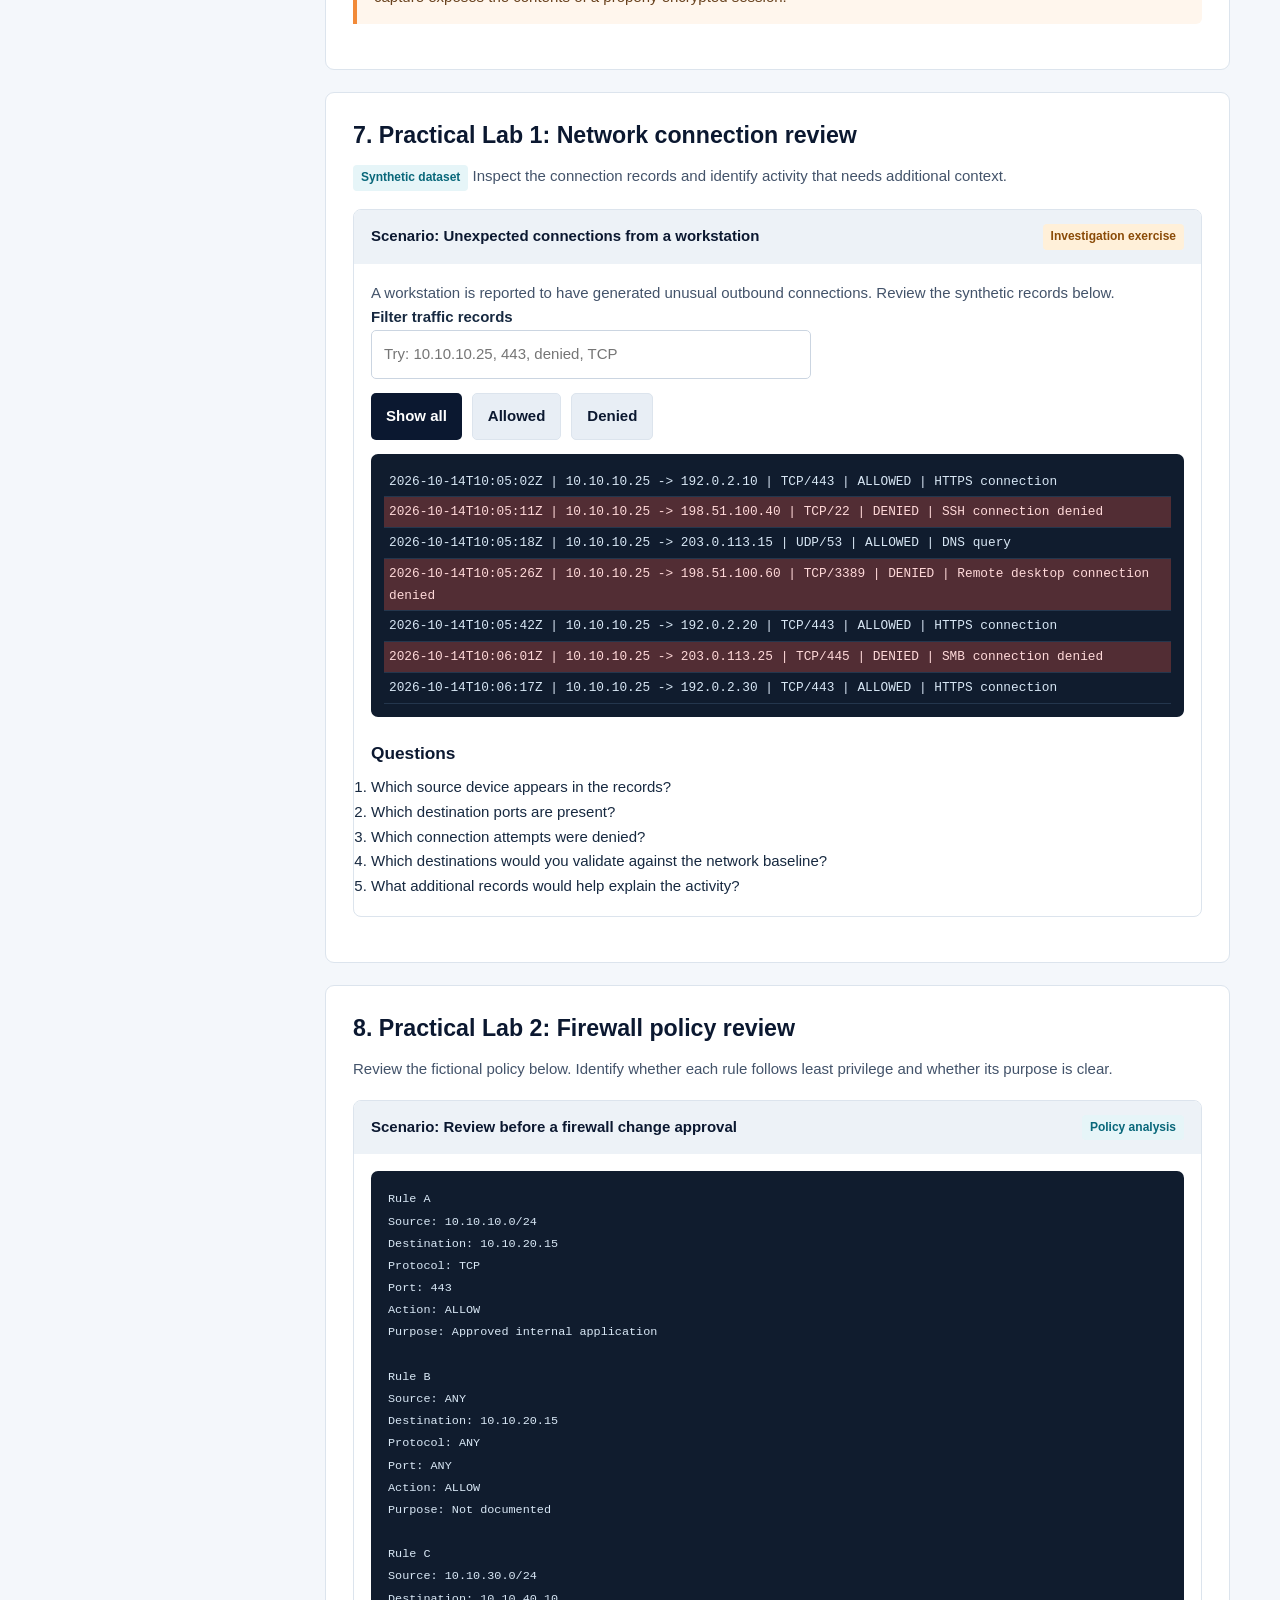
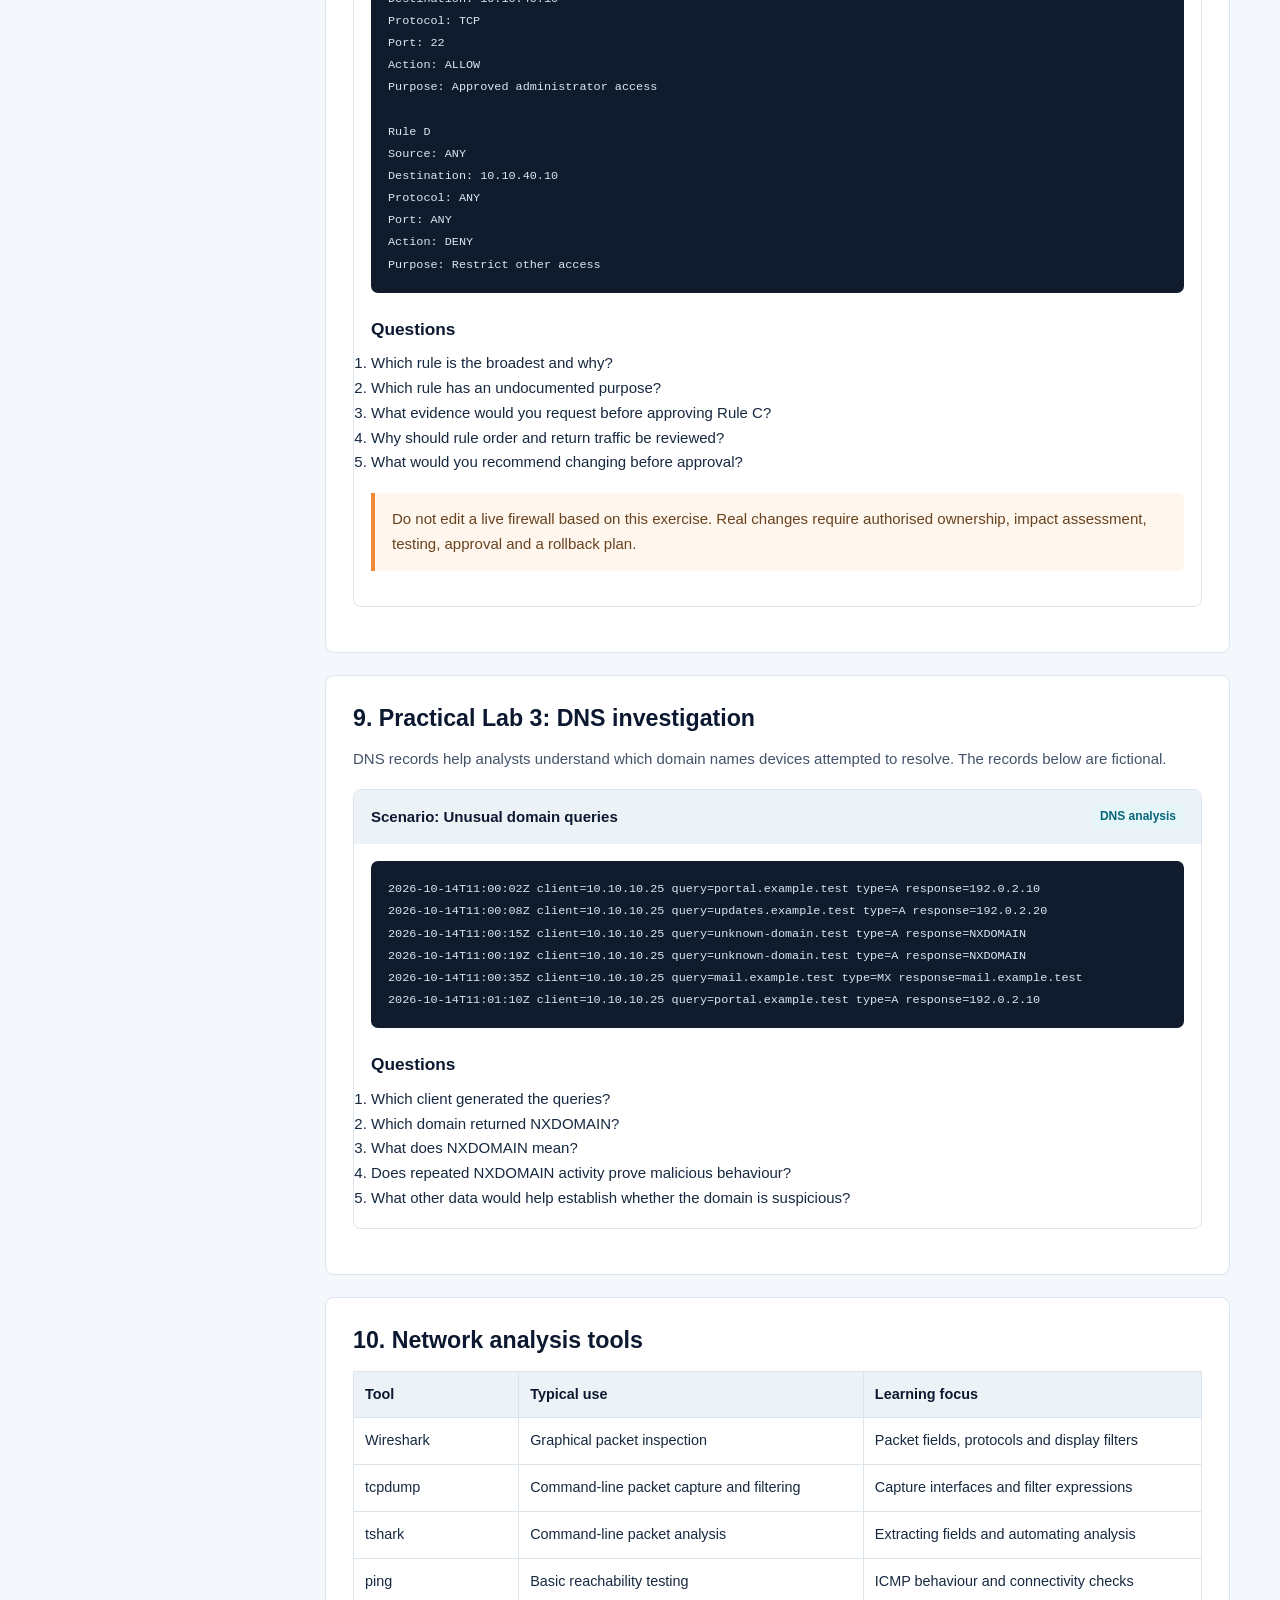
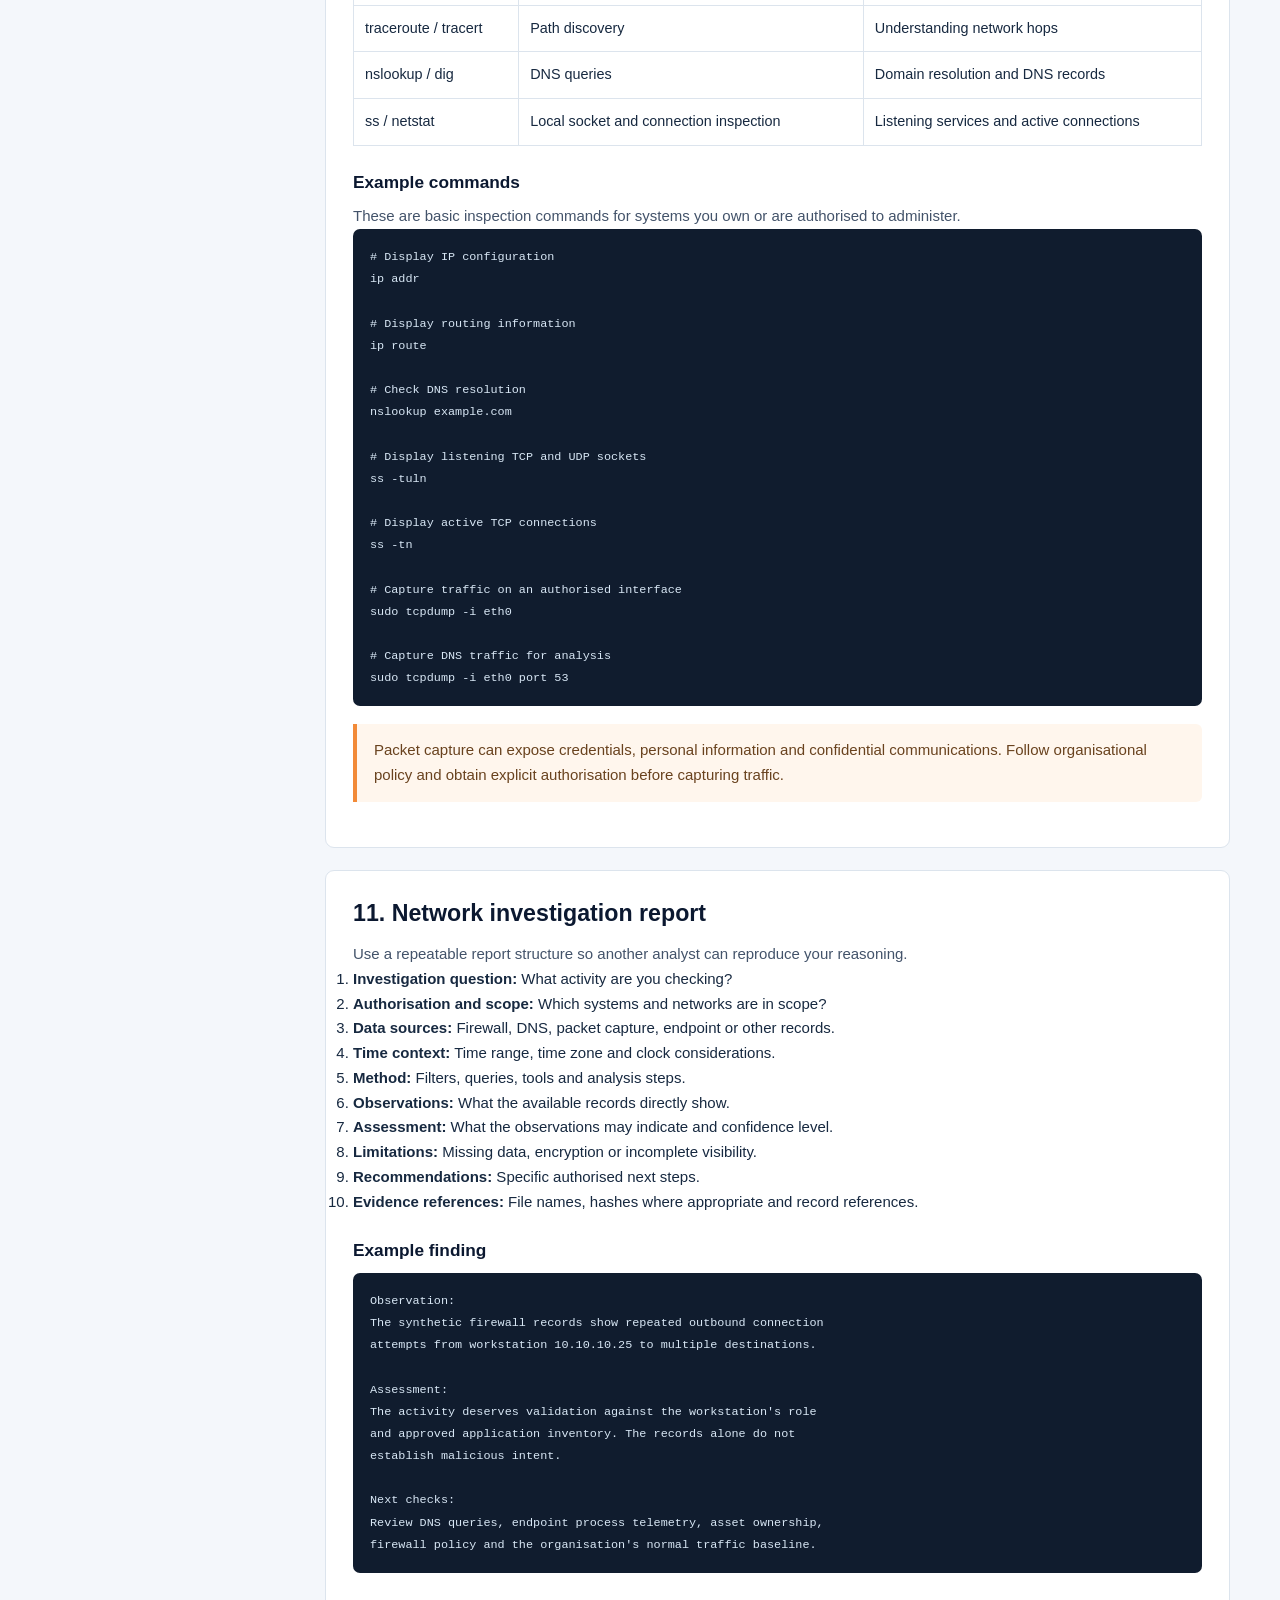
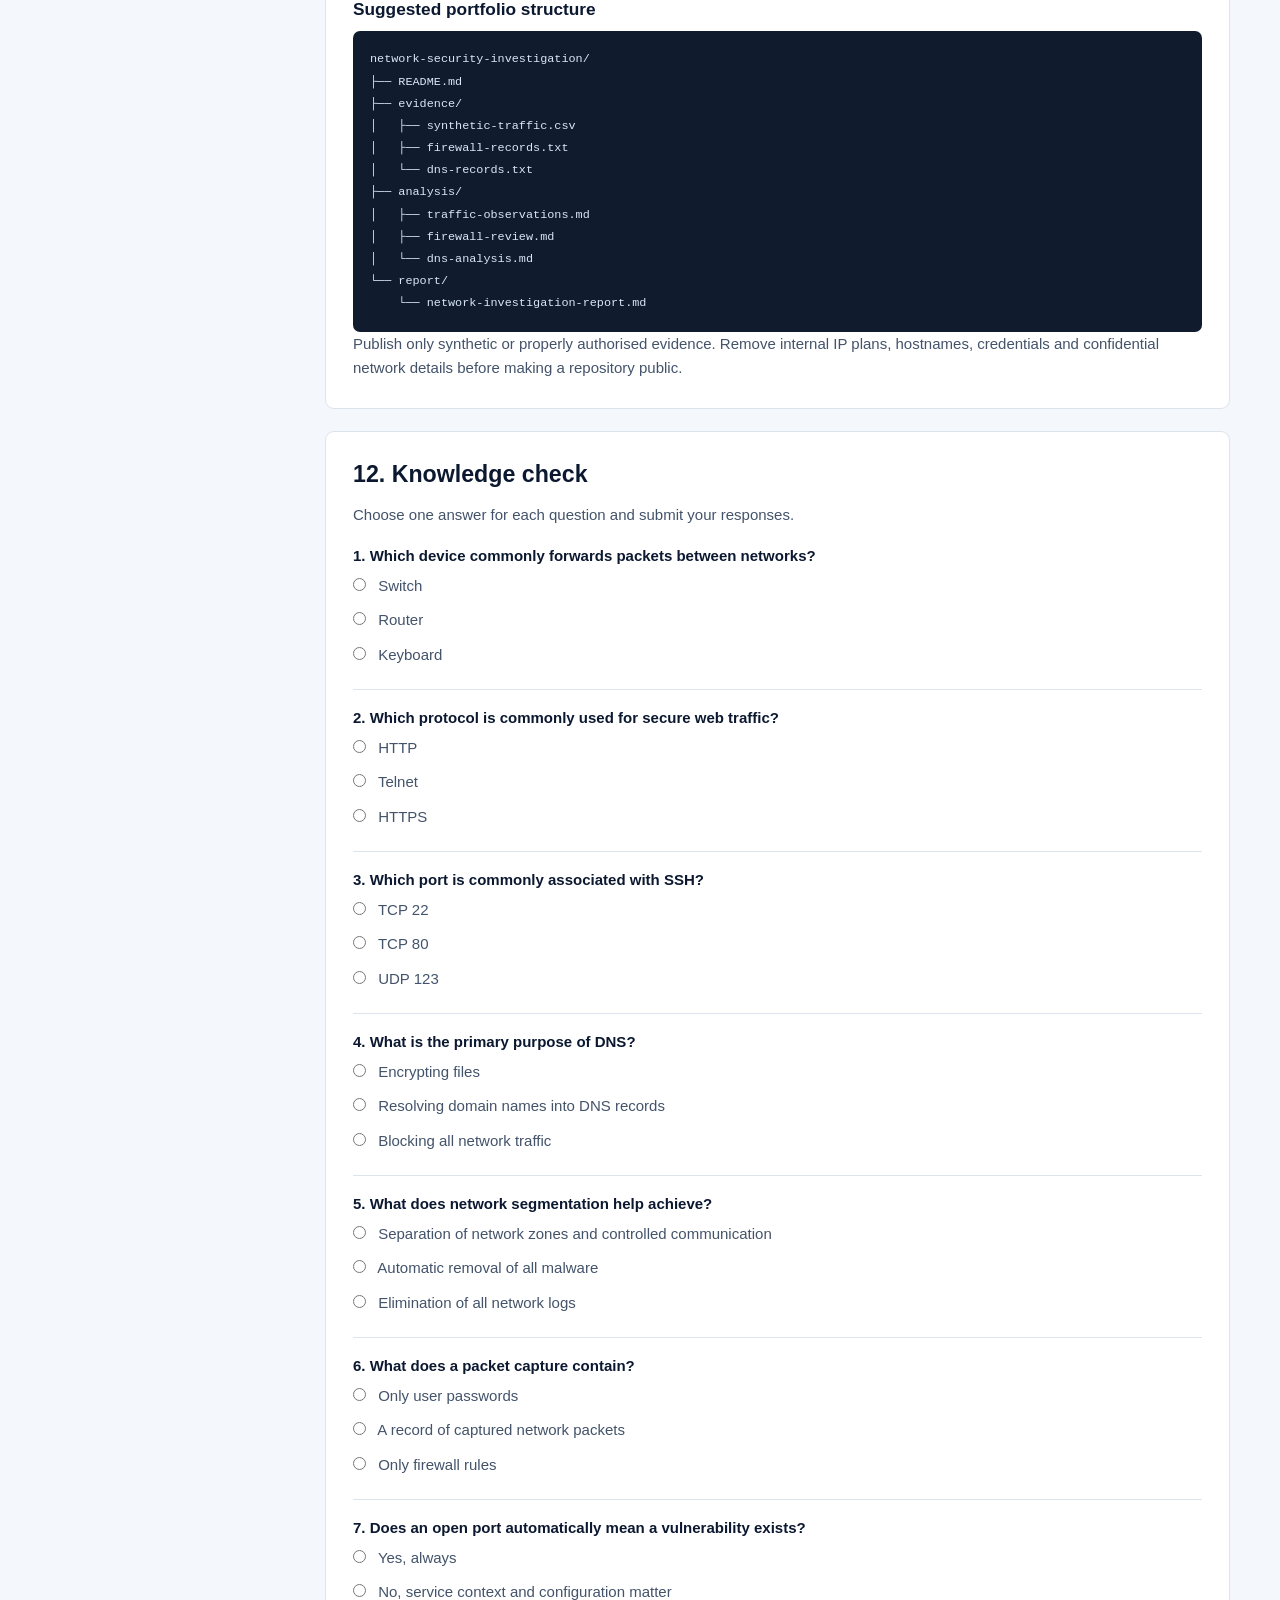
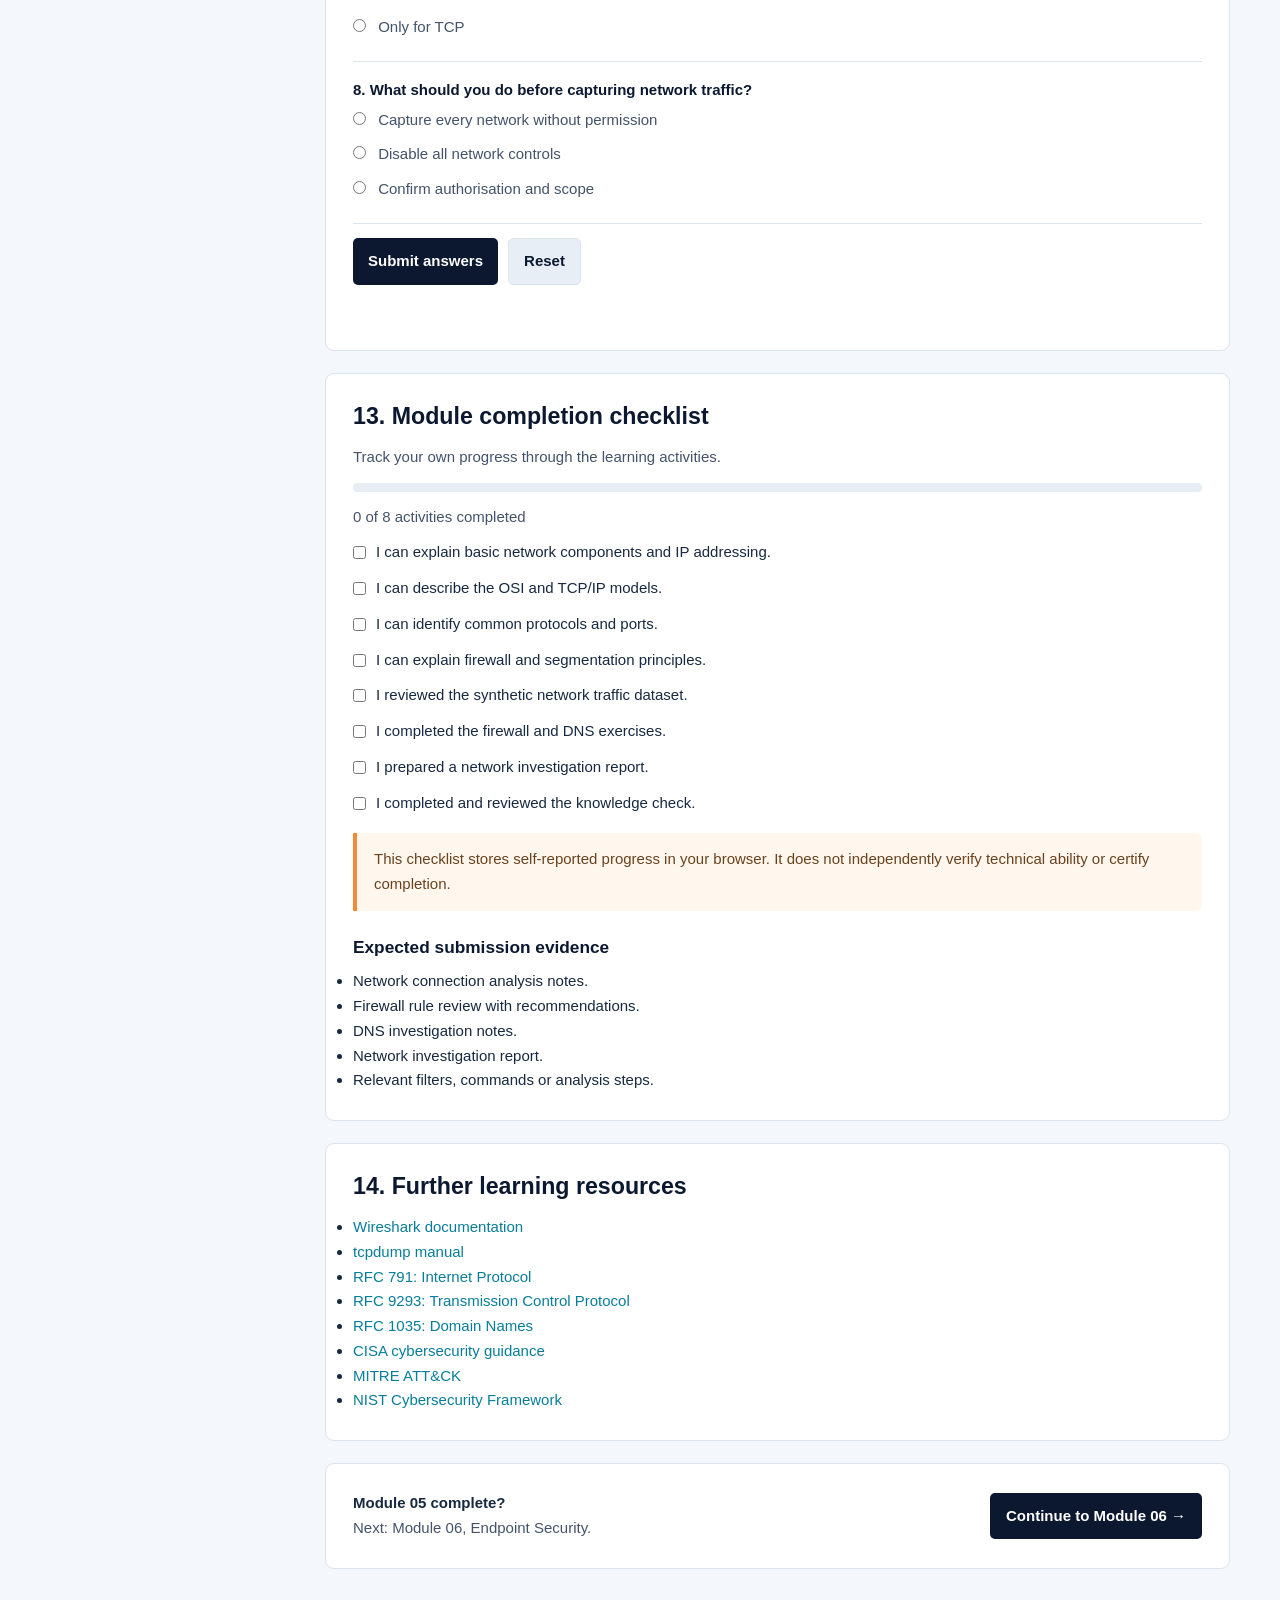
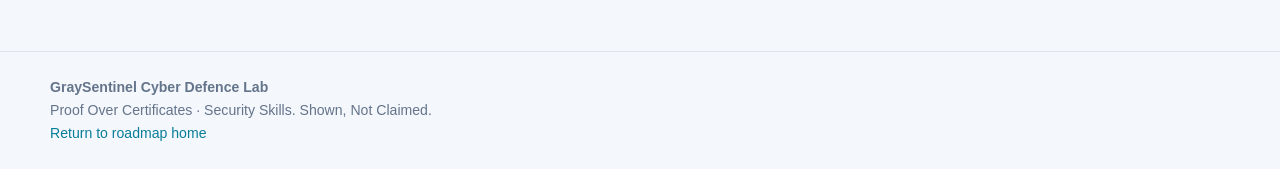
<file: modules/05-network-security/index.html>
<!DOCTYPE html>
<html lang="en">
<head>
  <meta charset="UTF-8">
  <meta name="viewport" content="width=device-width, initial-scale=1.0">
  <meta name="description" content="Learn practical network security, TCP/IP, ports, protocols, firewall analysis, DNS, packet inspection and network investigation with GraySentinel.">
  <meta name="theme-color" content="#0B1830">
  <title>Module 05: Network Security | GraySentinel</title>
  <link rel="stylesheet" href="../../assets/css/style.css">

  <style>
    :root {
      --navy: #0b1830;
      --cyan: #18c7d8;
      --orange: #f28a38;
      --ink: #172940;
      --muted: #64748b;
      --border: #dce4ed;
      --bg: #f4f7fb;
      --green: #16865b;
      --red: #c43d4b;
    }

    * { box-sizing: border-box; }

    body {
      margin: 0;
      background: var(--bg);
      color: var(--ink);
      font-family: Arial, Helvetica, sans-serif;
      line-height: 1.65;
    }

    a { color: #087d9a; }

    .shell {
      width: min(1180px, calc(100% - 36px));
      margin: auto;
    }

    .topbar {
      background: var(--navy);
      color: white;
      padding: 13px 0;
    }

    .topbar-inner {
      display: flex;
      justify-content: space-between;
      align-items: center;
      flex-wrap: wrap;
      gap: 15px;
    }

    .brand {
      color: white;
      font-weight: 800;
      text-decoration: none;
    }

    .brand span { color: var(--cyan); }

    .back-link {
      color: #dce8f5;
      text-decoration: none;
      font-size: .9rem;
    }

    .hero {
      background: var(--navy);
      color: white;
      padding: 58px 0;
      border-bottom: 5px solid var(--cyan);
    }

    .eyebrow {
      color: var(--cyan);
      font-size: .78rem;
      font-weight: 800;
      letter-spacing: 1.5px;
      text-transform: uppercase;
    }

    .hero h1 {
      max-width: 800px;
      margin: 12px 0;
      font-size: clamp(2.1rem, 5vw, 3.6rem);
      line-height: 1.1;
    }

    .hero p {
      max-width: 760px;
      color: #d2ddec;
      font-size: 1.08rem;
    }

    .meta {
      display: flex;
      flex-wrap: wrap;
      gap: 10px;
      margin-top: 23px;
    }

    .meta span {
      border: 1px solid #40516a;
      border-radius: 5px;
      padding: 6px 11px;
      color: #e7eff8;
      font-size: .84rem;
    }

    .layout {
      display: grid;
      grid-template-columns: 245px minmax(0, 1fr);
      gap: 30px;
      align-items: start;
      padding-top: 32px;
      padding-bottom: 60px;
    }

    .sidebar {
      position: sticky;
      top: 20px;
      background: white;
      border: 1px solid var(--border);
      border-radius: 9px;
      padding: 20px;
    }

    .sidebar h2 {
      margin: 0 0 12px;
      font-size: .9rem;
      text-transform: uppercase;
      letter-spacing: .8px;
    }

    .sidebar a {
      display: block;
      padding: 8px 0;
      color: #42536b;
      font-size: .9rem;
      text-decoration: none;
      border-bottom: 1px solid #edf1f5;
    }

    .sidebar a:hover { color: #087d9a; }

    .content { min-width: 0; }

    .section {
      background: white;
      border: 1px solid var(--border);
      border-radius: 9px;
      padding: 27px;
      margin-bottom: 22px;
      scroll-margin-top: 20px;
    }

    .section h2 {
      margin: 0 0 14px;
      color: var(--navy);
      font-size: 1.45rem;
      line-height: 1.3;
    }

    .section h3 {
      color: var(--navy);
      margin: 22px 0 8px;
      font-size: 1.08rem;
    }

    .section p { color: #43536a; }

    .callout {
      border-left: 4px solid var(--cyan);
      background: #edfafd;
      padding: 14px 17px;
      border-radius: 0 6px 6px 0;
      margin: 18px 0;
      color: #25465a;
    }

    .warning {
      border-left-color: var(--orange);
      background: #fff6ed;
      color: #69421e;
    }

    .concept-grid {
      display: grid;
      grid-template-columns: repeat(2, minmax(0, 1fr));
      gap: 13px;
      margin-top: 17px;
    }

    .concept {
      border: 1px solid var(--border);
      border-radius: 7px;
      padding: 16px;
      background: #fbfcfe;
    }

    .concept strong {
      display: block;
      color: var(--navy);
      margin-bottom: 5px;
    }

    .concept p {
      margin: 0;
      font-size: .92rem;
    }

    .table-wrap {
      overflow-x: auto;
      margin: 16px 0;
    }

    table {
      width: 100%;
      min-width: 570px;
      border-collapse: collapse;
      font-size: .9rem;
    }

    th, td {
      border: 1px solid var(--border);
      padding: 11px;
      text-align: left;
      vertical-align: top;
    }

    th {
      background: #edf2f7;
      color: var(--navy);
    }

    code {
      background: #edf2f7;
      padding: 2px 5px;
      border-radius: 3px;
      font-size: .88em;
    }

    pre {
      overflow-x: auto;
      background: #101c2e;
      color: #d8e7f5;
      border-radius: 7px;
      padding: 17px;
      font-size: .84rem;
      line-height: 1.65;
    }

    pre code {
      background: transparent;
      color: inherit;
      padding: 0;
    }

    .lab {
      border: 1px solid var(--border);
      border-radius: 8px;
      margin: 18px 0;
      overflow: hidden;
    }

    .lab-header {
      background: #edf2f7;
      padding: 14px 17px;
      display: flex;
      justify-content: space-between;
      gap: 10px;
      align-items: center;
      flex-wrap: wrap;
    }

    .lab-header strong { color: var(--navy); }

    .lab-body { padding: 17px; }

    .tag {
      display: inline-block;
      border-radius: 4px;
      padding: 3px 8px;
      font-size: .75rem;
      font-weight: 800;
      background: #e6f5f8;
      color: #08677a;
    }

    .tag.warning {
      background: #fff0d9;
      color: #8a4b08;
      border: 0;
    }

    .controls {
      display: flex;
      flex-wrap: wrap;
      gap: 10px;
      margin: 14px 0;
    }

    .module-button {
      border: 0;
      border-radius: 5px;
      padding: 10px 15px;
      background: var(--navy);
      color: white;
      font-weight: 700;
      cursor: pointer;
    }

    .module-button.secondary {
      background: #e8eef5;
      color: var(--navy);
      border: 1px solid var(--border);
    }

    .module-button:hover { opacity: .88; }

    .filter-input {
      width: 100%;
      max-width: 440px;
      padding: 11px 12px;
      border: 1px solid #cbd5e1;
      border-radius: 5px;
      font: inherit;
      background: white;
      color: var(--ink);
    }

    .output {
      max-height: 350px;
      overflow: auto;
      background: #101c2e;
      color: #d8e7f5;
      border-radius: 7px;
      padding: 13px;
      font: .8rem/1.7 Consolas, Monaco, monospace;
    }

    .output-line {
      display: block;
      padding: 4px 5px;
      border-bottom: 1px solid #24364d;
      overflow-wrap: anywhere;
    }

    .output-line.alert {
      background: #522d34;
      color: #ffd9d9;
    }

    .quiz-question {
      padding: 16px 0;
      border-bottom: 1px solid var(--border);
    }

    .quiz-question:last-child { border-bottom: 0; }

    .quiz-question p {
      color: var(--navy);
      font-weight: 700;
    }

    .quiz-question label {
      display: block;
      padding: 5px 0;
      color: #43536a;
      cursor: pointer;
    }

    .quiz-question input { margin-right: 8px; }

    .result {
      min-height: 24px;
      font-weight: 700;
      margin-top: 10px;
    }

    .success { color: var(--green); }
    .error { color: var(--red); }

    .progress-list {
      list-style: none;
      padding: 0;
    }

    .progress-list li { margin: 11px 0; }

    .progress-list label {
      display: flex;
      gap: 10px;
      align-items: flex-start;
      cursor: pointer;
    }

    .progress-list input { margin-top: 6px; }

    .progress-track {
      height: 9px;
      background: #e6edf4;
      border-radius: 10px;
      overflow: hidden;
      margin: 13px 0;
    }

    .progress-fill {
      height: 100%;
      width: 0;
      background: var(--green);
      transition: width .2s ease;
    }

    .next-module {
      display: flex;
      justify-content: space-between;
      gap: 16px;
      flex-wrap: wrap;
      align-items: center;
    }

    .next-module a {
      display: inline-block;
      background: var(--navy);
      color: white;
      text-decoration: none;
      padding: 11px 16px;
      border-radius: 5px;
      font-weight: 700;
    }

    .footer {
      border-top: 1px solid var(--border);
      padding: 24px 0;
      color: var(--muted);
      font-size: .88rem;
    }

    @media (max-width: 800px) {
      .layout { grid-template-columns: 1fr; }
      .sidebar { position: static; }
      .sidebar nav {
        display: grid;
        grid-template-columns: repeat(2, minmax(0, 1fr));
        gap: 0 15px;
      }
    }

    @media (max-width: 520px) {
      .shell { width: min(100% - 24px, 1180px); }
      .hero { padding: 42px 0; }
      .section { padding: 19px; }
      .concept-grid { grid-template-columns: 1fr; }
      .sidebar nav { grid-template-columns: 1fr; }
    }
  </style>
</head>

<body>

<header class="topbar">
  <div class="shell topbar-inner">
    <a class="brand" href="../../index.html">GRAY<span>SENTINEL</span></a>
    <a class="back-link" href="../../index.html">← Back to Cybersecurity Roadmap</a>
  </div>
</header>

<section class="hero">
  <div class="shell">
    <div class="eyebrow">Cybersecurity Learning Roadmap · Module 05</div>
    <h1>Network Security</h1>
    <p>
      Understand how networks communicate, how defenders protect traffic,
      and how to investigate unusual connections using network records and
      packet-analysis concepts.
    </p>
    <div class="meta">
      <span>Level: Beginner to Intermediate</span>
      <span>Focus: Network Defence</span>
      <span>Practice: Synthetic Traffic</span>
      <span>Evidence: Network Investigation Report</span>
    </div>
  </div>
</section>

<main class="shell layout">

  <aside class="sidebar">
    <h2>In this module</h2>
    <nav>
      <a href="#objectives">Learning objectives</a>
      <a href="#fundamentals">Network fundamentals</a>
      <a href="#models">Network models</a>
      <a href="#protocols">Protocols and ports</a>
      <a href="#controls">Security controls</a>
      <a href="#traffic">Traffic analysis</a>
      <a href="#lab1">Lab 1: Traffic review</a>
      <a href="#lab2">Lab 2: Firewall review</a>
      <a href="#lab3">Lab 3: DNS investigation</a>
      <a href="#tools">Network tools</a>
      <a href="#report">Investigation report</a>
      <a href="#quiz">Knowledge check</a>
      <a href="#evidence">Evidence checklist</a>
      <a href="#resources">Resources</a>
    </nav>
  </aside>

  <div class="content">

    <section class="section" id="objectives">
      <h2>1. Learning objectives</h2>
      <p>By the end of this module, you should be able to:</p>
      <ul>
        <li>Explain basic network communication and common network components.</li>
        <li>Understand the OSI and TCP/IP models at a practical level.</li>
        <li>Identify common protocols, ports and their purposes.</li>
        <li>Explain how firewalls, segmentation and secure protocols reduce risk.</li>
        <li>Interpret basic network connection and DNS records.</li>
        <li>Recognise traffic patterns that deserve further investigation.</li>
        <li>Document network observations with supporting evidence.</li>
      </ul>
      <div class="callout">
        <strong>Defender's mindset:</strong> Network security is not simply
        blocking everything unfamiliar. It is understanding what should
        communicate, why it should communicate, and whether the observed
        activity matches the approved design.
      </div>
    </section>

    <section class="section" id="fundamentals">
      <h2>2. Network fundamentals</h2>
      <p>
        A computer network connects devices so they can exchange information.
        Communication uses agreed rules called protocols. Security teams
        monitor and control this communication to reduce unauthorised access,
        data exposure and service disruption.
      </p>

      <div class="concept-grid">
        <div class="concept">
          <strong>IP address</strong>
          <p>A logical address used to identify an interface on an IP network.</p>
        </div>
        <div class="concept">
          <strong>MAC address</strong>
          <p>A link-layer address associated with a network interface.</p>
        </div>
        <div class="concept">
          <strong>Router</strong>
          <p>Forwards packets between different networks.</p>
        </div>
        <div class="concept">
          <strong>Switch</strong>
          <p>Connects devices within a local network, commonly using MAC addresses.</p>
        </div>
        <div class="concept">
          <strong>DNS</strong>
          <p>Resolves domain names into records such as IP addresses.</p>
        </div>
        <div class="concept">
          <strong>DHCP</strong>
          <p>Automatically provides network configuration to clients.</p>
        </div>
        <div class="concept">
          <strong>Gateway</strong>
          <p>The next-hop device used to reach networks outside the local subnet.</p>
        </div>
        <div class="concept">
          <strong>Subnet</strong>
          <p>A defined IP network range used to organise and route addresses.</p>
        </div>
      </div>

      <h3>Private IPv4 address ranges</h3>
      <div class="table-wrap">
        <table>
          <thead>
            <tr><th>Range</th><th>CIDR</th><th>Typical use</th></tr>
          </thead>
          <tbody>
            <tr><td>10.0.0.0 to 10.255.255.255</td><td>10.0.0.0/8</td><td>Private enterprise networks</td></tr>
            <tr><td>172.16.0.0 to 172.31.255.255</td><td>172.16.0.0/12</td><td>Private networks and segments</td></tr>
            <tr><td>192.168.0.0 to 192.168.255.255</td><td>192.168.0.0/16</td><td>Home and small office networks</td></tr>
          </tbody>
        </table>
      </div>

      <p>
        The documentation ranges <code>192.0.2.0/24</code>,
        <code>198.51.100.0/24</code> and <code>203.0.113.0/24</code>
        are reserved for examples and documentation. They are used in this
        module's synthetic datasets.
      </p>
    </section>

    <section class="section" id="models">
      <h2>3. OSI and TCP/IP models</h2>
      <p>
        Network models help describe where communication functions happen.
        The OSI model has seven conceptual layers. The TCP/IP model groups
        networking functions into a smaller set of layers.
      </p>

      <div class="table-wrap">
        <table>
          <thead>
            <tr><th>OSI layer</th><th>Function</th><th>Examples</th></tr>
          </thead>
          <tbody>
            <tr><td>7. Application</td><td>Application-level network services</td><td>HTTP, DNS, SMTP</td></tr>
            <tr><td>6. Presentation</td><td>Data representation and encryption concepts</td><td>Encoding, TLS-related functions</td></tr>
            <tr><td>5. Session</td><td>Session establishment and management concepts</td><td>Session coordination</td></tr>
            <tr><td>4. Transport</td><td>End-to-end transport</td><td>TCP, UDP</td></tr>
            <tr><td>3. Network</td><td>Logical addressing and routing</td><td>IPv4, IPv6, ICMP</td></tr>
            <tr><td>2. Data Link</td><td>Local network frame delivery</td><td>Ethernet, Wi-Fi MAC</td></tr>
            <tr><td>1. Physical</td><td>Transmission of raw bits</td><td>Cables, radio signals</td></tr>
          </tbody>
        </table>
      </div>

      <h3>TCP/IP model overview</h3>
      <div class="concept-grid">
        <div class="concept">
          <strong>Application</strong>
          <p>Application protocols such as HTTP, DNS, SMTP and SSH.</p>
        </div>
        <div class="concept">
          <strong>Transport</strong>
          <p>TCP and UDP communication between endpoints.</p>
        </div>
        <div class="concept">
          <strong>Internet</strong>
          <p>IP addressing, packet forwarding and routing.</p>
        </div>
        <div class="concept">
          <strong>Network Access</strong>
          <p>Local network communication and physical transmission.</p>
        </div>
      </div>

      <div class="callout">
        Models are learning tools. Real protocols and implementations do not
        always fit perfectly into one simplified layer.
      </div>
    </section>

    <section class="section" id="protocols">
      <h2>4. Common protocols and ports</h2>
      <p>
        A port identifies an application endpoint on a transport-layer
        connection. A familiar port number can suggest a service, but it
        does not prove which application is actually running.
      </p>

      <div class="table-wrap">
        <table>
          <thead>
            <tr><th>Protocol / Service</th><th>Common port</th><th>Purpose</th><th>Security consideration</th></tr>
          </thead>
          <tbody>
            <tr><td>HTTP</td><td>TCP 80</td><td>Web traffic</td><td>Unencrypted application traffic</td></tr>
            <tr><td>HTTPS</td><td>TCP 443</td><td>Protected web traffic</td><td>Validate TLS configuration and certificates</td></tr>
            <tr><td>SSH</td><td>TCP 22</td><td>Secure remote administration</td><td>Restrict access and use strong authentication</td></tr>
            <tr><td>DNS</td><td>UDP/TCP 53</td><td>Name resolution</td><td>Monitor unusual queries and unexpected resolvers</td></tr>
            <tr><td>SMTP</td><td>TCP 25</td><td>Mail transfer</td><td>Restrict relaying and protect mail infrastructure</td></tr>
            <tr><td>SMB</td><td>TCP 445</td><td>Windows file and printer sharing</td><td>Limit exposure and enforce access controls</td></tr>
            <tr><td>RDP</td><td>TCP/UDP 3389</td><td>Remote desktop access</td><td>Restrict exposure and require strong authentication</td></tr>
            <tr><td>NTP</td><td>UDP 123</td><td>Time synchronisation</td><td>Use trusted time sources</td></tr>
            <tr><td>DHCP</td><td>UDP 67/68</td><td>Dynamic address configuration</td><td>Protect against unauthorised DHCP services</td></tr>
            <tr><td>SNMP</td><td>UDP 161/162</td><td>Network monitoring and management</td><td>Use secure versions and restrict management access</td></tr>
          </tbody>
        </table>
      </div>

      <div class="callout warning">
        A port being open is not automatically a vulnerability. Investigate
        whether the service is expected, exposed appropriately, configured
        securely and required for the asset's role.
      </div>
    </section>

    <section class="section" id="controls">
      <h2>5. Network security controls</h2>

      <div class="concept-grid">
        <div class="concept">
          <strong>Firewall</strong>
          <p>Applies rules to allow, deny or inspect network traffic.</p>
        </div>
        <div class="concept">
          <strong>Network segmentation</strong>
          <p>Separates systems into controlled network zones.</p>
        </div>
        <div class="concept">
          <strong>IDS</strong>
          <p>Detects activity that matches known or configured suspicious patterns.</p>
        </div>
        <div class="concept">
          <strong>IPS</strong>
          <p>Can actively block or prevent selected suspicious traffic.</p>
        </div>
        <div class="concept">
          <strong>VPN</strong>
          <p>Provides an encrypted tunnel across an underlying network.</p>
        </div>
        <div class="concept">
          <strong>Network Access Control</strong>
          <p>Applies access decisions based on device or user policy.</p>
        </div>
      </div>

      <h3>Firewall rule components</h3>
      <p>A firewall policy may consider:</p>
      <ul>
        <li>Source address or network.</li>
        <li>Destination address or network.</li>
        <li>Protocol, such as TCP, UDP or ICMP.</li>
        <li>Source and destination ports.</li>
        <li>Direction and network interface.</li>
        <li>Action, such as allow, deny or log.</li>
      </ul>

      <h3>Example policy</h3>
      <pre><code>Rule 1:
Source: 10.10.10.0/24
Destination: 10.10.20.10
Protocol: TCP
Destination port: 443
Action: ALLOW
Purpose: Approved application access

Rule 2:
Source: ANY
Destination: 10.10.20.10
Protocol: ANY
Action: DENY
Purpose: Deny other unapproved traffic</code></pre>

      <p>
        This is an illustrative policy, not a production-ready firewall
        configuration. Real rule ordering, state handling, return traffic,
        management access and change approvals must be considered.
      </p>

      <h3>Principles of secure network design</h3>
      <ul>
        <li>Allow only required communication.</li>
        <li>Separate user, server, management and sensitive environments.</li>
        <li>Restrict administrative access to approved management paths.</li>
        <li>Use secure protocols and appropriate encryption.</li>
        <li>Log important network decisions and review them.</li>
        <li>Review firewall rules periodically and remove obsolete access.</li>
      </ul>
    </section>

    <section class="section" id="traffic">
      <h2>6. Network traffic analysis</h2>
      <p>
        Network traffic analysis examines communication records or packet
        captures to understand what devices are communicating, which
        protocols they use and whether the activity is expected.
      </p>

      <h3>What is a packet?</h3>
      <p>
        A packet is a formatted unit of data carried across a network.
        Packet headers contain information used for delivery, such as
        source and destination addresses. The exact fields depend on
        the protocol.
      </p>

      <h3>Connection metadata to review</h3>
      <div class="table-wrap">
        <table>
          <thead>
            <tr><th>Field</th><th>Investigation question</th></tr>
          </thead>
          <tbody>
            <tr><td>Source IP</td><td>Which device initiated or sent the traffic?</td></tr>
            <tr><td>Destination IP</td><td>Which system received the traffic?</td></tr>
            <tr><td>Source port</td><td>Which source endpoint port was used?</td></tr>
            <tr><td>Destination port</td><td>Which destination service may be involved?</td></tr>
            <tr><td>Protocol</td><td>Was the communication TCP, UDP, ICMP or another protocol?</td></tr>
            <tr><td>Bytes / packets</td><td>How much data or how many packets were observed?</td></tr>
            <tr><td>Duration</td><td>How long did the observed connection last?</td></tr>
            <tr><td>Direction</td><td>Was the traffic inbound, outbound or internal?</td></tr>
          </tbody>
        </table>
      </div>

      <h3>TCP connection basics</h3>
      <p>
        TCP commonly establishes a connection using a three-way handshake:
      </p>
      <pre><code>Client                 Server
  |                       |
  |------ SYN ----------->|
  |                       |
  |<----- SYN-ACK --------|
  |                       |
  |------ ACK ----------->|
  |                       |
  |   Connection ready    |</code></pre>

      <p>
        Repeated connection attempts, incomplete handshakes or unexpected
        connection patterns may deserve investigation. They can also occur
        because of normal application behaviour, network errors or scanning.
      </p>

      <h3>Packet capture and inspection</h3>
      <ul>
        <li>Capture only traffic you are authorised to inspect.</li>
        <li>Choose a clear interface, time range and capture filter.</li>
        <li>Protect packet captures because they may contain sensitive information.</li>
        <li>Use display filters to focus on relevant protocols or endpoints.</li>
        <li>Preserve the original capture and document analysis steps.</li>
      </ul>

      <div class="callout warning">
        Encrypted traffic may reveal useful metadata while keeping application
        content unreadable. Do not assume that a packet capture exposes the
        contents of a properly encrypted session.
      </div>
    </section>

    <section class="section" id="lab1">
      <h2>7. Practical Lab 1: Network connection review</h2>
      <p>
        <span class="tag">Synthetic dataset</span>
        Inspect the connection records and identify activity that needs
        additional context.
      </p>

      <div class="lab">
        <div class="lab-header">
          <strong>Scenario: Unexpected connections from a workstation</strong>
          <span class="tag warning">Investigation exercise</span>
        </div>
        <div class="lab-body">
          <p>
            A workstation is reported to have generated unusual outbound
            connections. Review the synthetic records below.
          </p>

          <label for="trafficFilter"><strong>Filter traffic records</strong></label><br>
          <input class="filter-input" id="trafficFilter" type="search"
                 placeholder="Try: 10.10.10.25, 443, denied, TCP">

          <div class="controls">
            <button class="module-button" type="button" id="trafficAll">Show all</button>
            <button class="module-button secondary" type="button" id="trafficAllowed">Allowed</button>
            <button class="module-button secondary" type="button" id="trafficDenied">Denied</button>
          </div>

          <div class="output" id="trafficOutput" aria-live="polite"></div>

          <h3>Questions</h3>
          <ol>
            <li>Which source device appears in the records?</li>
            <li>Which destination ports are present?</li>
            <li>Which connection attempts were denied?</li>
            <li>Which destinations would you validate against the network baseline?</li>
            <li>What additional records would help explain the activity?</li>
          </ol>
        </div>
      </div>
    </section>

    <section class="section" id="lab2">
      <h2>8. Practical Lab 2: Firewall policy review</h2>
      <p>
        Review the fictional policy below. Identify whether each rule follows
        least privilege and whether its purpose is clear.
      </p>

      <div class="lab">
        <div class="lab-header">
          <strong>Scenario: Review before a firewall change approval</strong>
          <span class="tag">Policy analysis</span>
        </div>
        <div class="lab-body">
          <pre><code>Rule A
Source: 10.10.10.0/24
Destination: 10.10.20.15
Protocol: TCP
Port: 443
Action: ALLOW
Purpose: Approved internal application

Rule B
Source: ANY
Destination: 10.10.20.15
Protocol: ANY
Port: ANY
Action: ALLOW
Purpose: Not documented

Rule C
Source: 10.10.30.0/24
Destination: 10.10.40.10
Protocol: TCP
Port: 22
Action: ALLOW
Purpose: Approved administrator access

Rule D
Source: ANY
Destination: 10.10.40.10
Protocol: ANY
Port: ANY
Action: DENY
Purpose: Restrict other access</code></pre>

          <h3>Questions</h3>
          <ol>
            <li>Which rule is the broadest and why?</li>
            <li>Which rule has an undocumented purpose?</li>
            <li>What evidence would you request before approving Rule C?</li>
            <li>Why should rule order and return traffic be reviewed?</li>
            <li>What would you recommend changing before approval?</li>
          </ol>

          <div class="callout warning">
            Do not edit a live firewall based on this exercise. Real changes
            require authorised ownership, impact assessment, testing,
            approval and a rollback plan.
          </div>
        </div>
      </div>
    </section>

    <section class="section" id="lab3">
      <h2>9. Practical Lab 3: DNS investigation</h2>
      <p>
        DNS records help analysts understand which domain names devices
        attempted to resolve. The records below are fictional.
      </p>

      <div class="lab">
        <div class="lab-header">
          <strong>Scenario: Unusual domain queries</strong>
          <span class="tag">DNS analysis</span>
        </div>
        <div class="lab-body">
          <pre><code>2026-10-14T11:00:02Z client=10.10.10.25 query=portal.example.test type=A response=192.0.2.10
2026-10-14T11:00:08Z client=10.10.10.25 query=updates.example.test type=A response=192.0.2.20
2026-10-14T11:00:15Z client=10.10.10.25 query=unknown-domain.test type=A response=NXDOMAIN
2026-10-14T11:00:19Z client=10.10.10.25 query=unknown-domain.test type=A response=NXDOMAIN
2026-10-14T11:00:35Z client=10.10.10.25 query=mail.example.test type=MX response=mail.example.test
2026-10-14T11:01:10Z client=10.10.10.25 query=portal.example.test type=A response=192.0.2.10</code></pre>

          <h3>Questions</h3>
          <ol>
            <li>Which client generated the queries?</li>
            <li>Which domain returned NXDOMAIN?</li>
            <li>What does NXDOMAIN mean?</li>
            <li>Does repeated NXDOMAIN activity prove malicious behaviour?</li>
            <li>What other data would help establish whether the domain is suspicious?</li>
          </ol>
        </div>
      </div>
    </section>

    <section class="section" id="tools">
      <h2>10. Network analysis tools</h2>

      <div class="table-wrap">
        <table>
          <thead>
            <tr><th>Tool</th><th>Typical use</th><th>Learning focus</th></tr>
          </thead>
          <tbody>
            <tr><td>Wireshark</td><td>Graphical packet inspection</td><td>Packet fields, protocols and display filters</td></tr>
            <tr><td>tcpdump</td><td>Command-line packet capture and filtering</td><td>Capture interfaces and filter expressions</td></tr>
            <tr><td>tshark</td><td>Command-line packet analysis</td><td>Extracting fields and automating analysis</td></tr>
            <tr><td>ping</td><td>Basic reachability testing</td><td>ICMP behaviour and connectivity checks</td></tr>
            <tr><td>traceroute / tracert</td><td>Path discovery</td><td>Understanding network hops</td></tr>
            <tr><td>nslookup / dig</td><td>DNS queries</td><td>Domain resolution and DNS records</td></tr>
            <tr><td>ss / netstat</td><td>Local socket and connection inspection</td><td>Listening services and active connections</td></tr>
          </tbody>
        </table>
      </div>

      <h3>Example commands</h3>
      <p>These are basic inspection commands for systems you own or are authorised to administer.</p>

      <pre><code># Display IP configuration
ip addr

# Display routing information
ip route

# Check DNS resolution
nslookup example.com

# Display listening TCP and UDP sockets
ss -tuln

# Display active TCP connections
ss -tn

# Capture traffic on an authorised interface
sudo tcpdump -i eth0

# Capture DNS traffic for analysis
sudo tcpdump -i eth0 port 53</code></pre>

      <div class="callout warning">
        Packet capture can expose credentials, personal information and
        confidential communications. Follow organisational policy and
        obtain explicit authorisation before capturing traffic.
      </div>
    </section>

    <section class="section" id="report">
      <h2>11. Network investigation report</h2>
      <p>Use a repeatable report structure so another analyst can reproduce your reasoning.</p>

      <ol>
        <li><strong>Investigation question:</strong> What activity are you checking?</li>
        <li><strong>Authorisation and scope:</strong> Which systems and networks are in scope?</li>
        <li><strong>Data sources:</strong> Firewall, DNS, packet capture, endpoint or other records.</li>
        <li><strong>Time context:</strong> Time range, time zone and clock considerations.</li>
        <li><strong>Method:</strong> Filters, queries, tools and analysis steps.</li>
        <li><strong>Observations:</strong> What the available records directly show.</li>
        <li><strong>Assessment:</strong> What the observations may indicate and confidence level.</li>
        <li><strong>Limitations:</strong> Missing data, encryption or incomplete visibility.</li>
        <li><strong>Recommendations:</strong> Specific authorised next steps.</li>
        <li><strong>Evidence references:</strong> File names, hashes where appropriate and record references.</li>
      </ol>

      <h3>Example finding</h3>
      <pre><code>Observation:
The synthetic firewall records show repeated outbound connection
attempts from workstation 10.10.10.25 to multiple destinations.

Assessment:
The activity deserves validation against the workstation's role
and approved application inventory. The records alone do not
establish malicious intent.

Next checks:
Review DNS queries, endpoint process telemetry, asset ownership,
firewall policy and the organisation's normal traffic baseline.</code></pre>

      <h3>Suggested portfolio structure</h3>
      <pre><code>network-security-investigation/
├── README.md
├── evidence/
│   ├── synthetic-traffic.csv
│   ├── firewall-records.txt
│   └── dns-records.txt
├── analysis/
│   ├── traffic-observations.md
│   ├── firewall-review.md
│   └── dns-analysis.md
└── report/
    └── network-investigation-report.md</code></pre>

      <p>
        Publish only synthetic or properly authorised evidence. Remove
        internal IP plans, hostnames, credentials and confidential
        network details before making a repository public.
      </p>
    </section>

    <section class="section" id="quiz">
      <h2>12. Knowledge check</h2>
      <p>Choose one answer for each question and submit your responses.</p>

      <form id="moduleQuiz">

        <div class="quiz-question">
          <p>1. Which device commonly forwards packets between networks?</p>
          <label><input type="radio" name="q1" value="a"> Switch</label>
          <label><input type="radio" name="q1" value="b"> Router</label>
          <label><input type="radio" name="q1" value="c"> Keyboard</label>
        </div>

        <div class="quiz-question">
          <p>2. Which protocol is commonly used for secure web traffic?</p>
          <label><input type="radio" name="q2" value="a"> HTTP</label>
          <label><input type="radio" name="q2" value="b"> Telnet</label>
          <label><input type="radio" name="q2" value="c"> HTTPS</label>
        </div>

        <div class="quiz-question">
          <p>3. Which port is commonly associated with SSH?</p>
          <label><input type="radio" name="q3" value="a"> TCP 22</label>
          <label><input type="radio" name="q3" value="b"> TCP 80</label>
          <label><input type="radio" name="q3" value="c"> UDP 123</label>
        </div>

        <div class="quiz-question">
          <p>4. What is the primary purpose of DNS?</p>
          <label><input type="radio" name="q4" value="a"> Encrypting files</label>
          <label><input type="radio" name="q4" value="b"> Resolving domain names into DNS records</label>
          <label><input type="radio" name="q4" value="c"> Blocking all network traffic</label>
        </div>

        <div class="quiz-question">
          <p>5. What does network segmentation help achieve?</p>
          <label><input type="radio" name="q5" value="a"> Separation of network zones and controlled communication</label>
          <label><input type="radio" name="q5" value="b"> Automatic removal of all malware</label>
          <label><input type="radio" name="q5" value="c"> Elimination of all network logs</label>
        </div>

        <div class="quiz-question">
          <p>6. What does a packet capture contain?</p>
          <label><input type="radio" name="q6" value="a"> Only user passwords</label>
          <label><input type="radio" name="q6" value="b"> A record of captured network packets</label>
          <label><input type="radio" name="q6" value="c"> Only firewall rules</label>
        </div>

        <div class="quiz-question">
          <p>7. Does an open port automatically mean a vulnerability exists?</p>
          <label><input type="radio" name="q7" value="a"> Yes, always</label>
          <label><input type="radio" name="q7" value="b"> No, service context and configuration matter</label>
          <label><input type="radio" name="q7" value="c"> Only for TCP</label>
        </div>

        <div class="quiz-question">
          <p>8. What should you do before capturing network traffic?</p>
          <label><input type="radio" name="q8" value="a"> Capture every network without permission</label>
          <label><input type="radio" name="q8" value="b"> Disable all network controls</label>
          <label><input type="radio" name="q8" value="c"> Confirm authorisation and scope</label>
        </div>

        <div class="controls">
          <button class="module-button" type="submit">Submit answers</button>
          <button class="module-button secondary" type="reset">Reset</button>
        </div>

        <div class="result" id="quizResult" role="status" aria-live="polite"></div>
      </form>
    </section>

    <section class="section" id="evidence">
      <h2>13. Module completion checklist</h2>
      <p>Track your own progress through the learning activities.</p>

      <div class="progress-track">
        <div class="progress-fill" id="progressFill"></div>
      </div>
      <p id="progressText">0 of 8 activities completed</p>

      <ul class="progress-list" id="progressList">
        <li><label><input type="checkbox" data-module-progress="1"> I can explain basic network components and IP addressing.</label></li>
        <li><label><input type="checkbox" data-module-progress="2"> I can describe the OSI and TCP/IP models.</label></li>
        <li><label><input type="checkbox" data-module-progress="3"> I can identify common protocols and ports.</label></li>
        <li><label><input type="checkbox" data-module-progress="4"> I can explain firewall and segmentation principles.</label></li>
        <li><label><input type="checkbox" data-module-progress="5"> I reviewed the synthetic network traffic dataset.</label></li>
        <li><label><input type="checkbox" data-module-progress="6"> I completed the firewall and DNS exercises.</label></li>
        <li><label><input type="checkbox" data-module-progress="7"> I prepared a network investigation report.</label></li>
        <li><label><input type="checkbox" data-module-progress="8"> I completed and reviewed the knowledge check.</label></li>
      </ul>

      <div class="callout warning">
        This checklist stores self-reported progress in your browser. It does
        not independently verify technical ability or certify completion.
      </div>

      <h3>Expected submission evidence</h3>
      <ul>
        <li>Network connection analysis notes.</li>
        <li>Firewall rule review with recommendations.</li>
        <li>DNS investigation notes.</li>
        <li>Network investigation report.</li>
        <li>Relevant filters, commands or analysis steps.</li>
      </ul>
    </section>

    <section class="section" id="resources">
      <h2>14. Further learning resources</h2>
      <ul>
        <li><a href="https://www.wireshark.org/docs/" target="_blank" rel="noopener noreferrer">Wireshark documentation</a></li>
        <li><a href="https://www.tcpdump.org/manpages/tcpdump.1.html" target="_blank" rel="noopener noreferrer">tcpdump manual</a></li>
        <li><a href="https://www.rfc-editor.org/rfc/rfc791" target="_blank" rel="noopener noreferrer">RFC 791: Internet Protocol</a></li>
        <li><a href="https://www.rfc-editor.org/rfc/rfc9293" target="_blank" rel="noopener noreferrer">RFC 9293: Transmission Control Protocol</a></li>
        <li><a href="https://www.rfc-editor.org/rfc/rfc1035" target="_blank" rel="noopener noreferrer">RFC 1035: Domain Names</a></li>
        <li><a href="https://www.cisa.gov/secure-our-world" target="_blank" rel="noopener noreferrer">CISA cybersecurity guidance</a></li>
        <li><a href="https://attack.mitre.org/" target="_blank" rel="noopener noreferrer">MITRE ATT&CK</a></li>
        <li><a href="https://www.nist.gov/cyberframework" target="_blank" rel="noopener noreferrer">NIST Cybersecurity Framework</a></li>
      </ul>
    </section>

    <section class="section next-module">
      <div>
        <strong>Module 05 complete?</strong>
        <p>Next: Module 06, Endpoint Security.</p>
      </div>
      <a href="../06-endpoint-security/">Continue to Module 06 →</a>
    </section>

  </div>
</main>

<footer class="footer">
  <div class="shell">
    <strong>GraySentinel Cyber Defence Lab</strong>
    <p>Proof Over Certificates · Security Skills. Shown, Not Claimed.</p>
    <a href="../../index.html">Return to roadmap home</a>
  </div>
</footer>

<script>
(function () {
  "use strict";

  // Synthetic network connection records.
  const trafficData = [
    {
      time: "2026-10-14T10:05:02Z",
      source: "10.10.10.25",
      destination: "192.0.2.10",
      protocol: "TCP",
      port: "443",
      action: "allowed",
      note: "HTTPS connection"
    },
    {
      time: "2026-10-14T10:05:11Z",
      source: "10.10.10.25",
      destination: "198.51.100.40",
      protocol: "TCP",
      port: "22",
      action: "denied",
      note: "SSH connection denied"
    },
    {
      time: "2026-10-14T10:05:18Z",
      source: "10.10.10.25",
      destination: "203.0.113.15",
      protocol: "UDP",
      port: "53",
      action: "allowed",
      note: "DNS query"
    },
    {
      time: "2026-10-14T10:05:26Z",
      source: "10.10.10.25",
      destination: "198.51.100.60",
      protocol: "TCP",
      port: "3389",
      action: "denied",
      note: "Remote desktop connection denied"
    },
    {
      time: "2026-10-14T10:05:42Z",
      source: "10.10.10.25",
      destination: "192.0.2.20",
      protocol: "TCP",
      port: "443",
      action: "allowed",
      note: "HTTPS connection"
    },
    {
      time: "2026-10-14T10:06:01Z",
      source: "10.10.10.25",
      destination: "203.0.113.25",
      protocol: "TCP",
      port: "445",
      action: "denied",
      note: "SMB connection denied"
    },
    {
      time: "2026-10-14T10:06:17Z",
      source: "10.10.10.25",
      destination: "192.0.2.30",
      protocol: "TCP",
      port: "443",
      action: "allowed",
      note: "HTTPS connection"
    }
  ];

  const trafficOutput = document.getElementById("trafficOutput");
  const trafficFilter = document.getElementById("trafficFilter");
  let trafficMode = "all";

  function renderTraffic() {
    if (!trafficOutput || !trafficFilter) return;

    const query = trafficFilter.value.trim().toLowerCase();

    const records = trafficData.filter(function (record) {
      const matchesMode =
        trafficMode === "all" || record.action === trafficMode;

      const searchable = Object.values(record).join(" ").toLowerCase();

      return matchesMode && searchable.includes(query);
    });

    trafficOutput.replaceChildren();

    if (!records.length) {
      const empty = document.createElement("span");
      empty.className = "output-line";
      empty.textContent = "No matching records.";
      trafficOutput.appendChild(empty);
      return;
    }

    records.forEach(function (record) {
      const line = document.createElement("span");

      line.className = "output-line" +
        (record.action === "denied" ? " alert" : "");

      line.textContent =
        record.time +
        " | " + record.source +
        " -> " + record.destination +
        " | " + record.protocol +
        "/" + record.port +
        " | " + record.action.toUpperCase() +
        " | " + record.note;

      trafficOutput.appendChild(line);
    });
  }

  if (trafficOutput && trafficFilter) {
    trafficFilter.addEventListener("input", renderTraffic);

    document.getElementById("trafficAll").addEventListener("click", function () {
      trafficMode = "all";
      renderTraffic();
    });

    document.getElementById("trafficAllowed").addEventListener("click", function () {
      trafficMode = "allowed";
      renderTraffic();
    });

    document.getElementById("trafficDenied").addEventListener("click", function () {
      trafficMode = "denied";
      renderTraffic();
    });

    renderTraffic();
  }

  // Knowledge check.
  const answers = {
    q1: "b",
    q2: "c",
    q3: "a",
    q4: "b",
    q5: "a",
    q6: "b",
    q7: "b",
    q8: "c"
  };

  const quiz = document.getElementById("moduleQuiz");
  const quizResult = document.getElementById("quizResult");

  if (quiz && quizResult) {
    quiz.addEventListener("submit", function (event) {
      event.preventDefault();

      let score = 0;
      let unanswered = 0;

      Object.keys(answers).forEach(function (question) {
        const selected = quiz.querySelector(
          'input[name="' + question + '"]:checked'
        );

        if (!selected) {
          unanswered++;
        } else if (selected.value === answers[question]) {
          score++;
        }
      });

      if (unanswered > 0) {
        quizResult.className = "result error";
        quizResult.textContent =
          "Answer all questions before submitting. Unanswered: " +
          unanswered + ".";
        return;
      }

      quizResult.className =
        "result " + (score >= 6 ? "success" : "error");

      quizResult.textContent =
        "Your score: " + score + "/8. " +
        (score >= 6
          ? "Good work. Review any incorrect answers."
          : "Revisit the relevant sections and try again.");
    });

    quiz.addEventListener("reset", function () {
      quizResult.textContent = "";
      quizResult.className = "result";
    });
  }

  // Local self-reported progress.
  const progressItems = Array.from(
    document.querySelectorAll("[data-module-progress]")
  );

  const progressFill = document.getElementById("progressFill");
  const progressText = document.getElementById("progressText");
  const storageKey = "graysentinel-module-05-progress";

  function updateProgress() {
    const completed = progressItems.filter(function (item) {
      return item.checked;
    }).length;

    const total = progressItems.length;
    const percentage = total ? (completed / total) * 100 : 0;

    if (progressFill) {
      progressFill.style.width = percentage + "%";
    }

    if (progressText) {
      progressText.textContent =
        completed + " of " + total + " activities completed";
    }

    try {
      localStorage.setItem(
        storageKey,
        JSON.stringify(
          progressItems.map(function (item) {
            return item.checked;
          })
        )
      );
    } catch (error) {
      // Progress remains usable for the current page session.
    }
  }

  try {
    const saved = JSON.parse(
      localStorage.getItem(storageKey) || "null"
    );

    if (Array.isArray(saved)) {
      progressItems.forEach(function (item, index) {
        item.checked = saved[index] === true;
      });
    }
  } catch (error) {
    // Continue without persisted progress.
  }

  progressItems.forEach(function (item) {
    item.addEventListener("change", updateProgress);
  });

  updateProgress();
})();
</script>

</body>
</html>
</file>
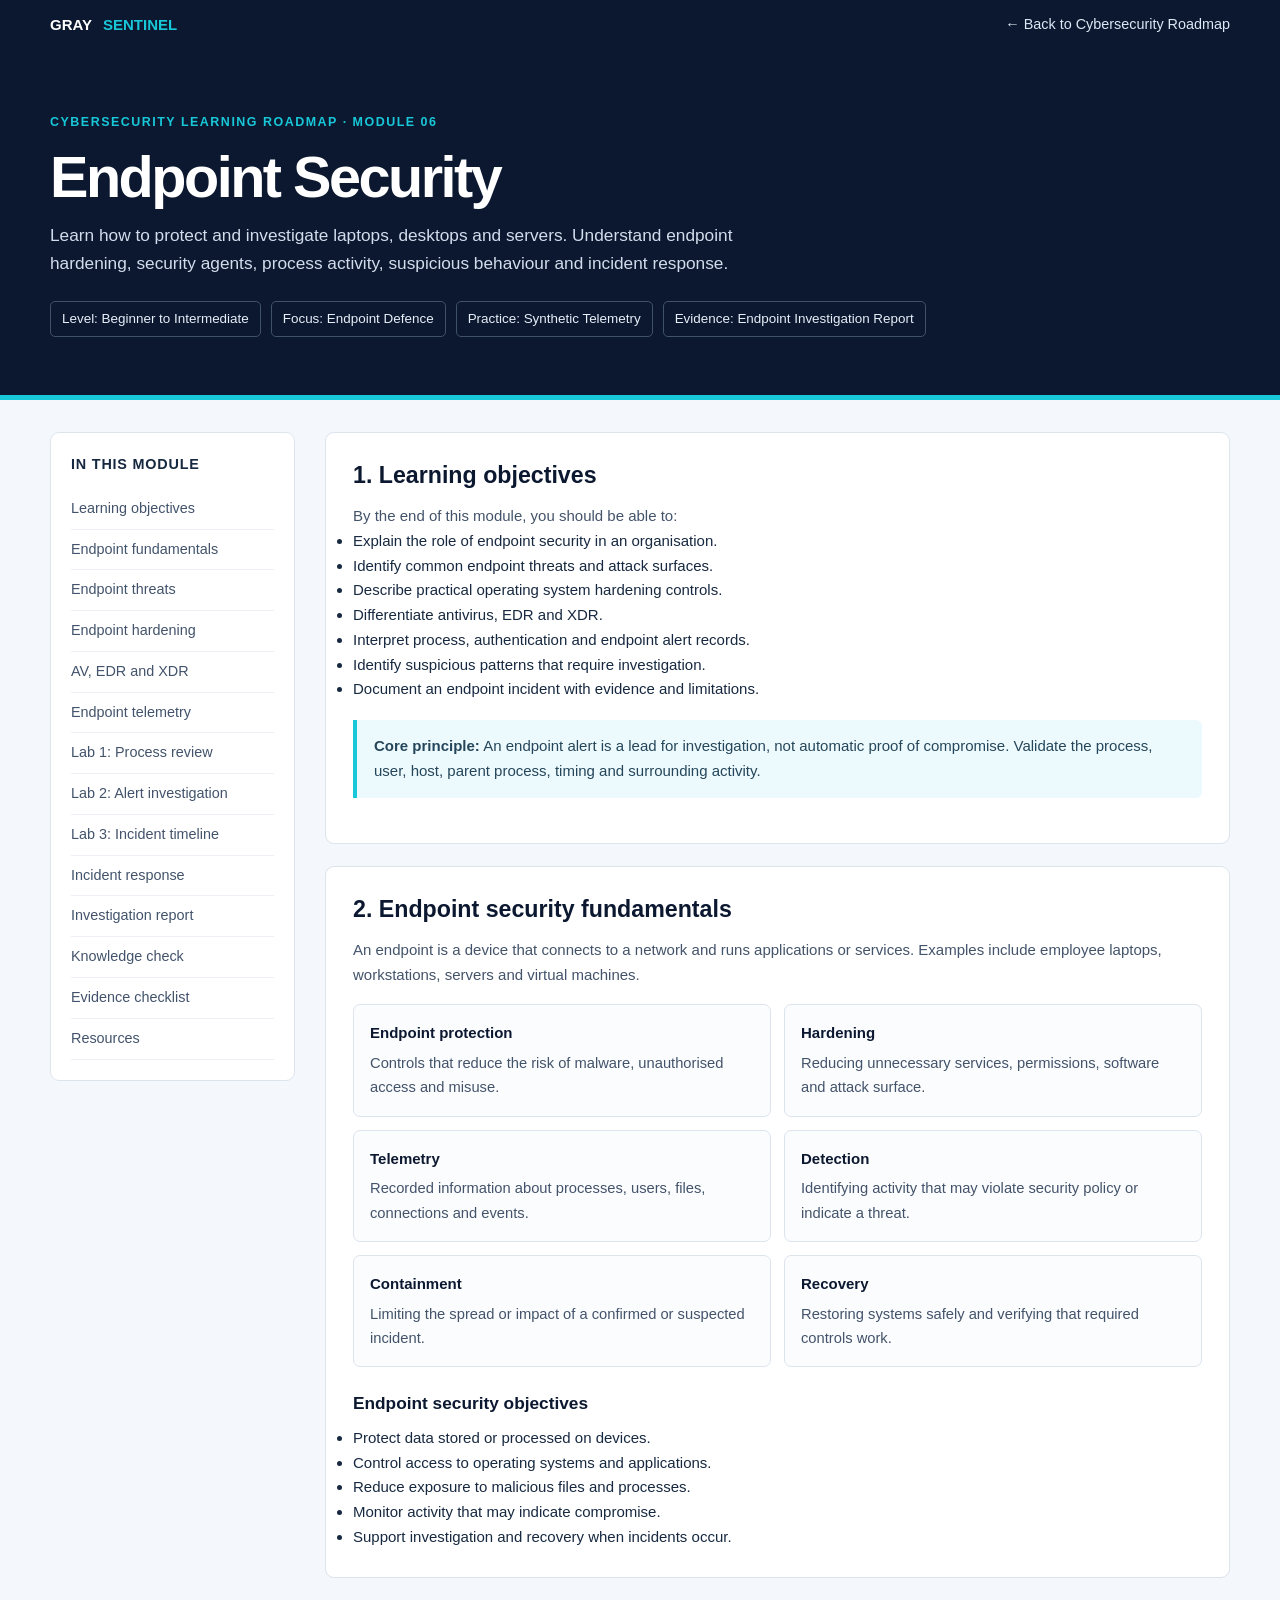
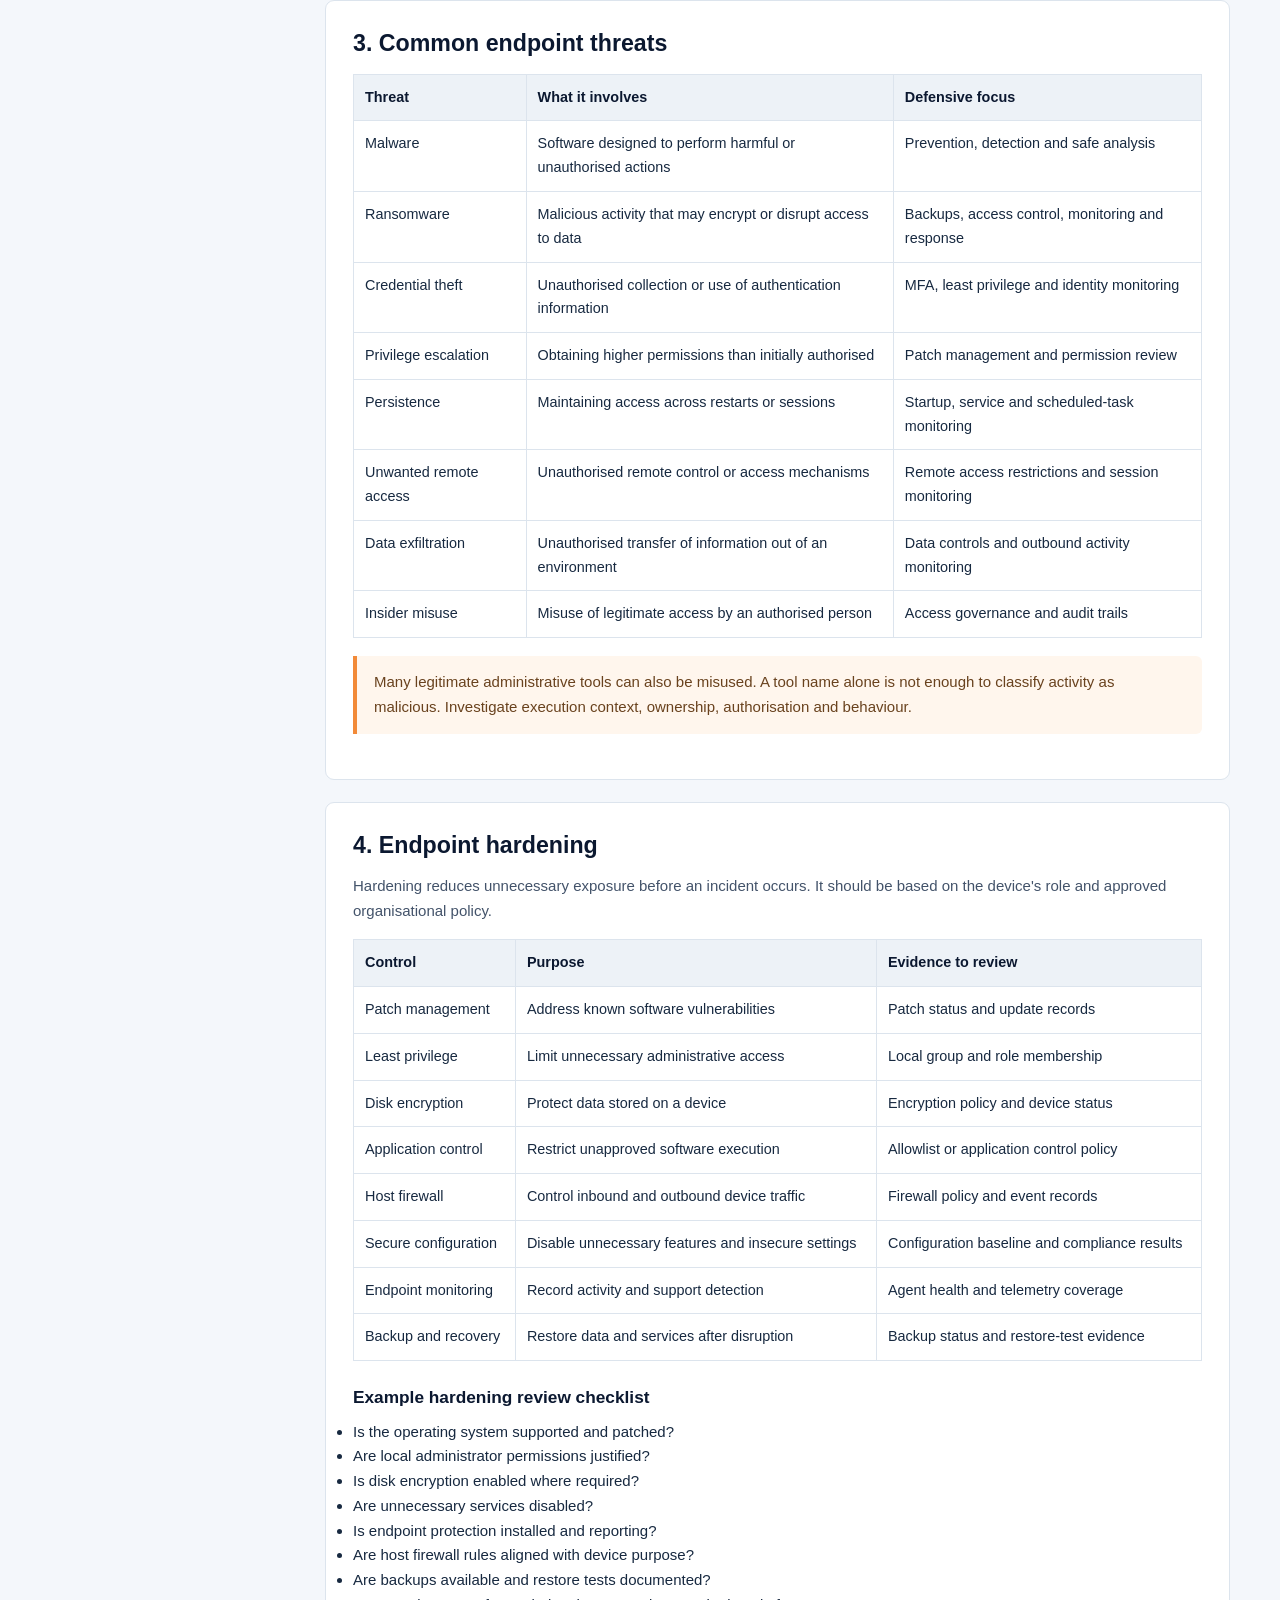
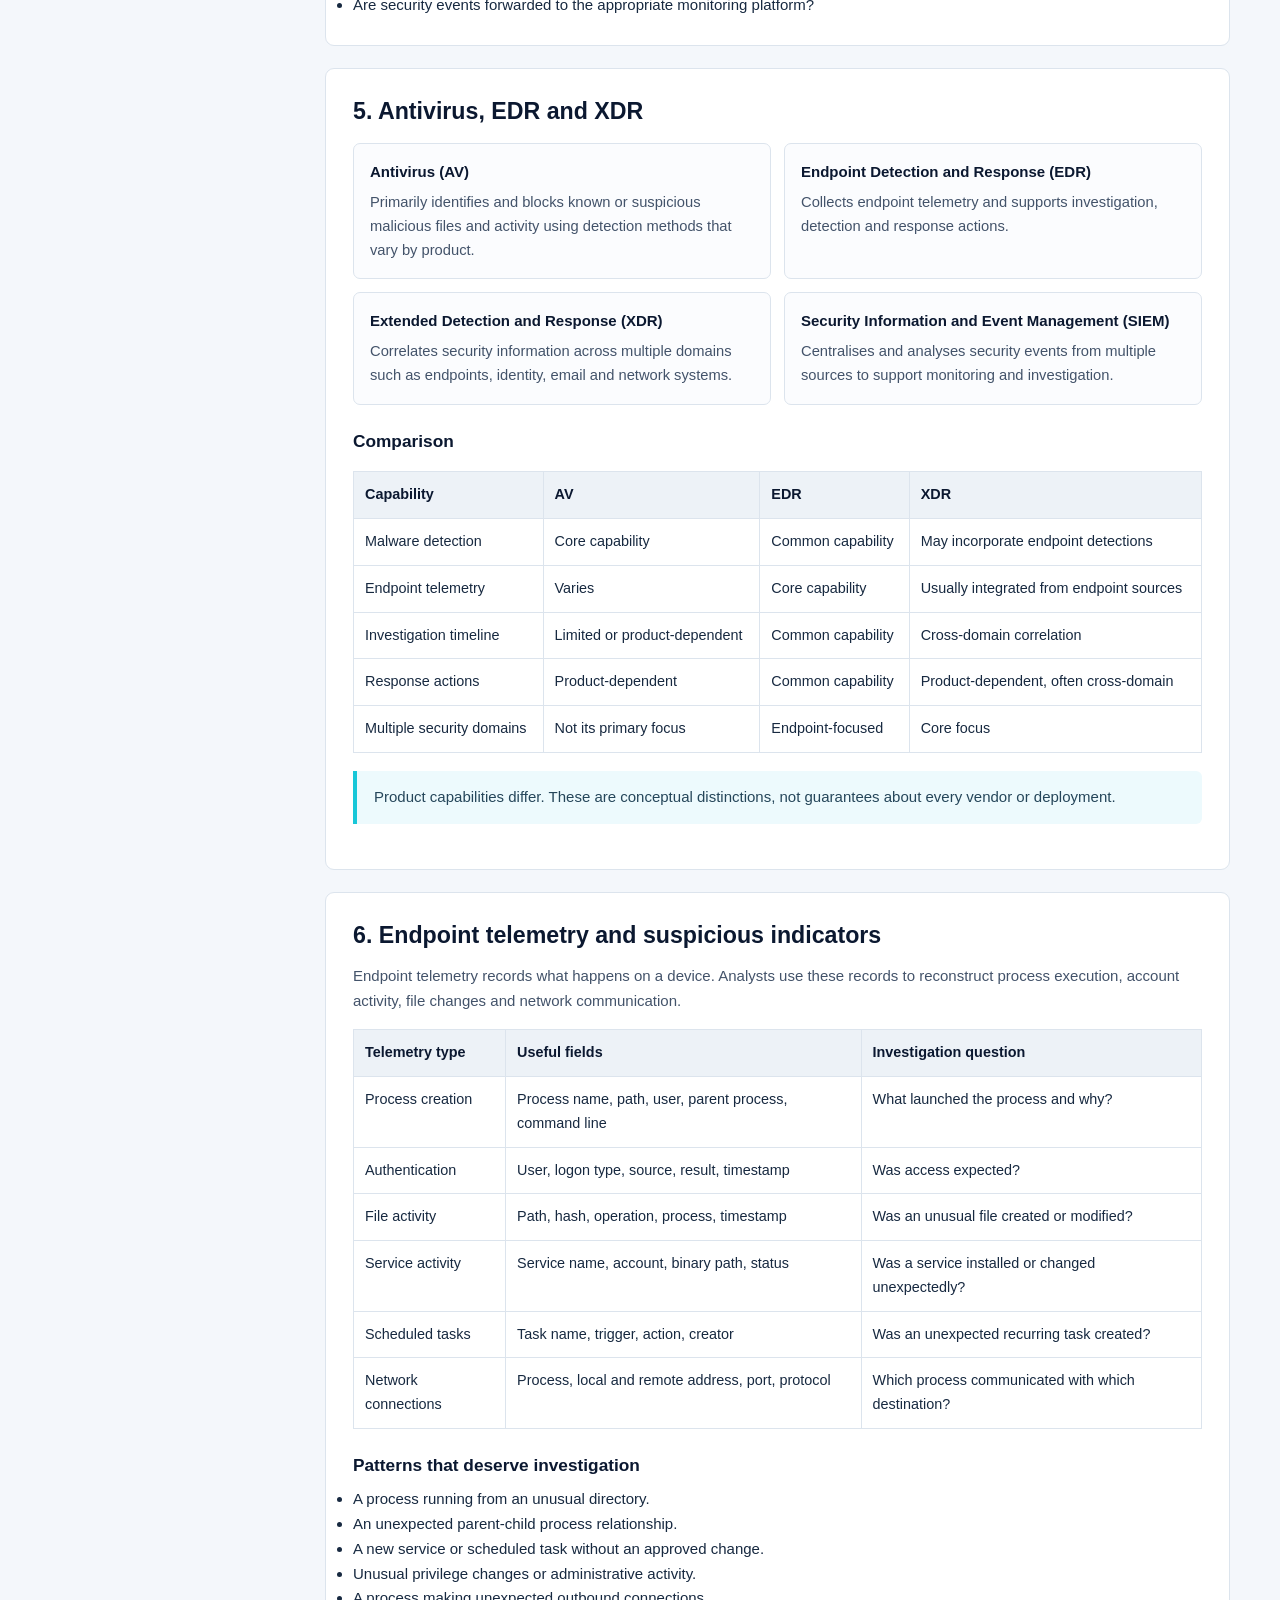
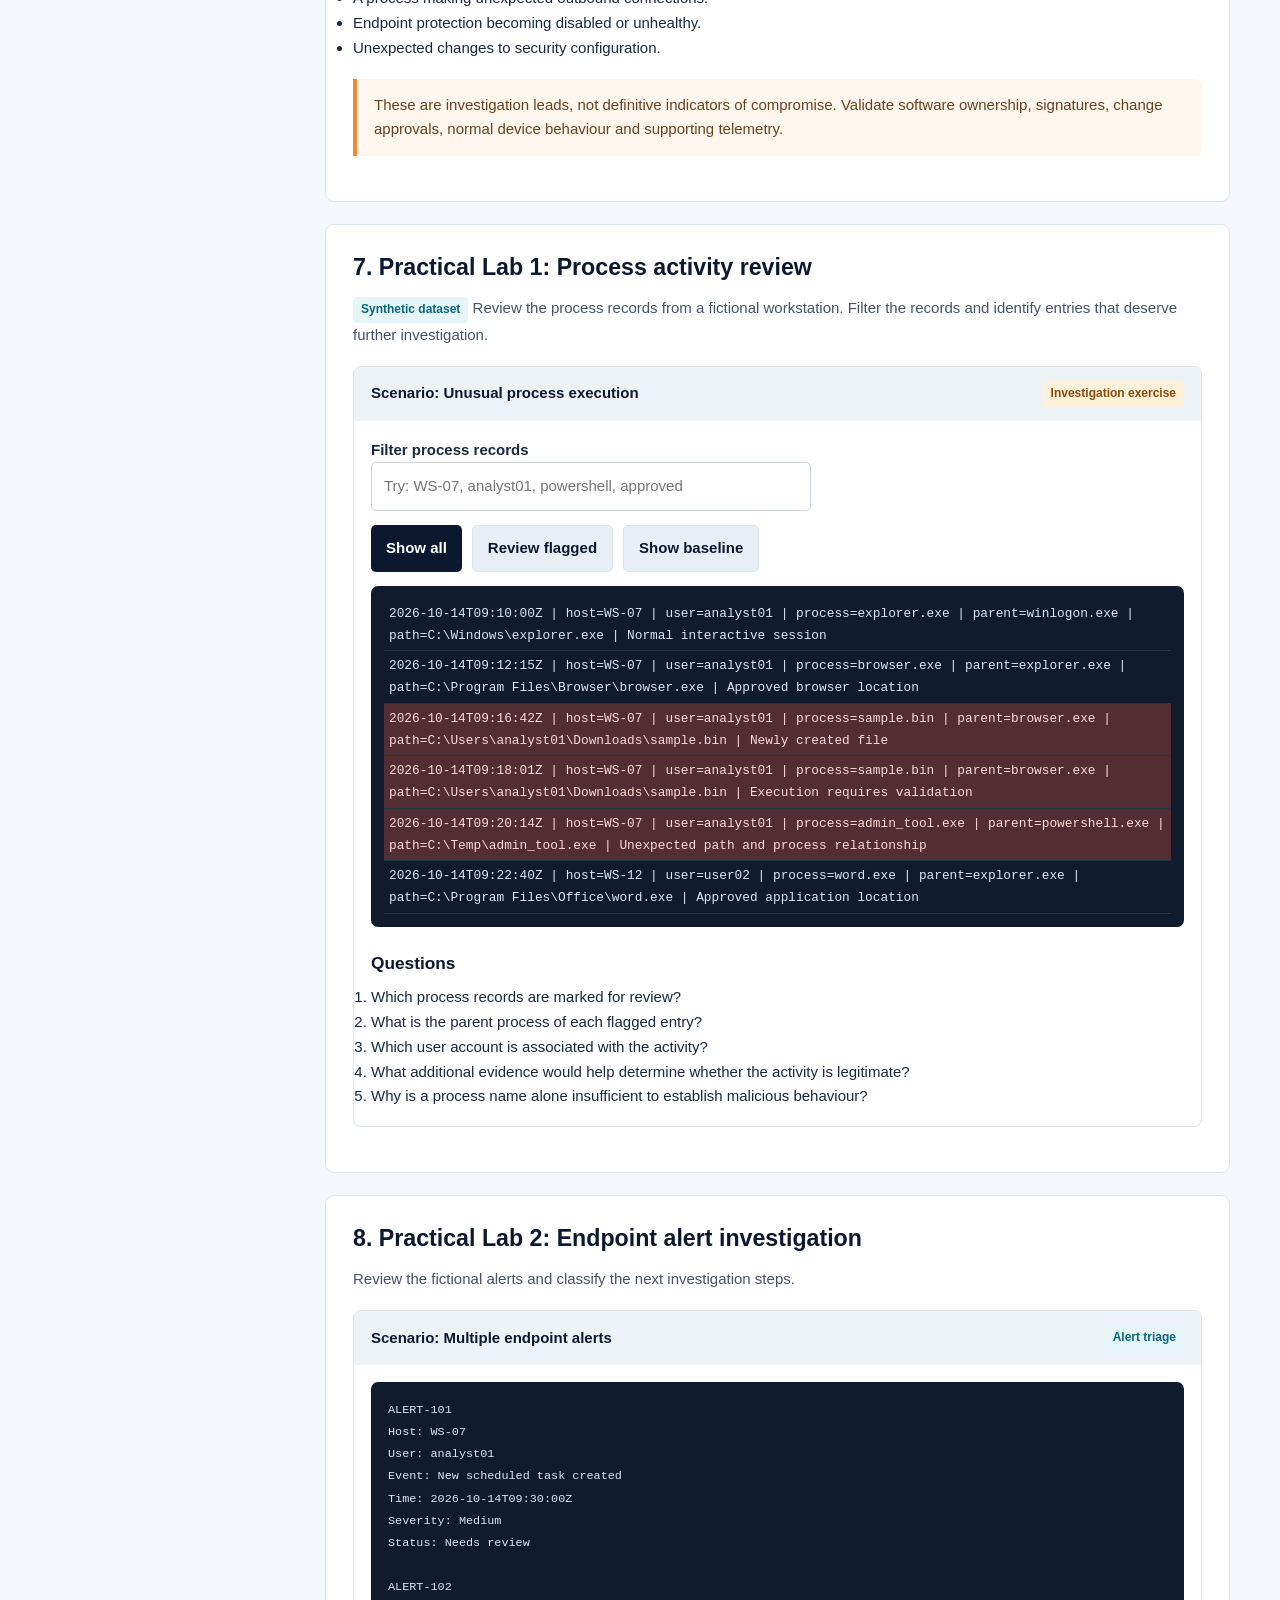
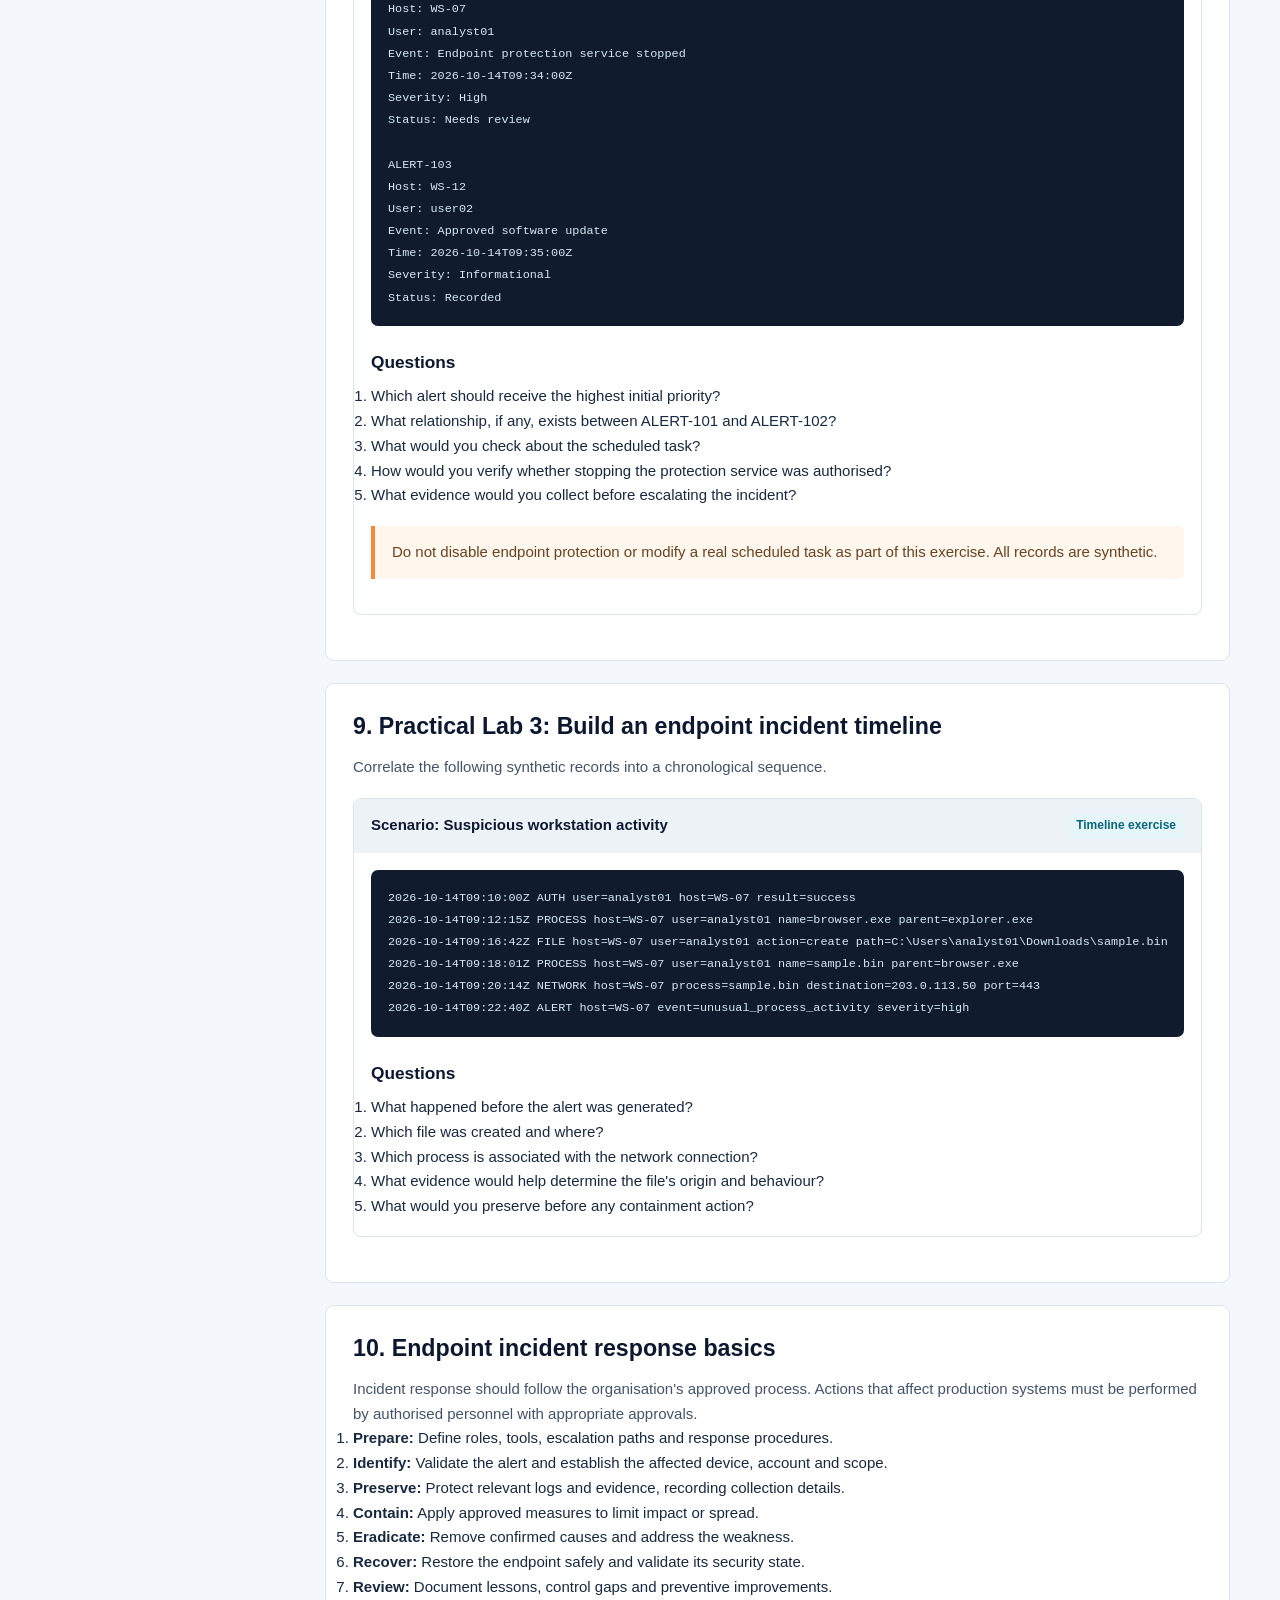
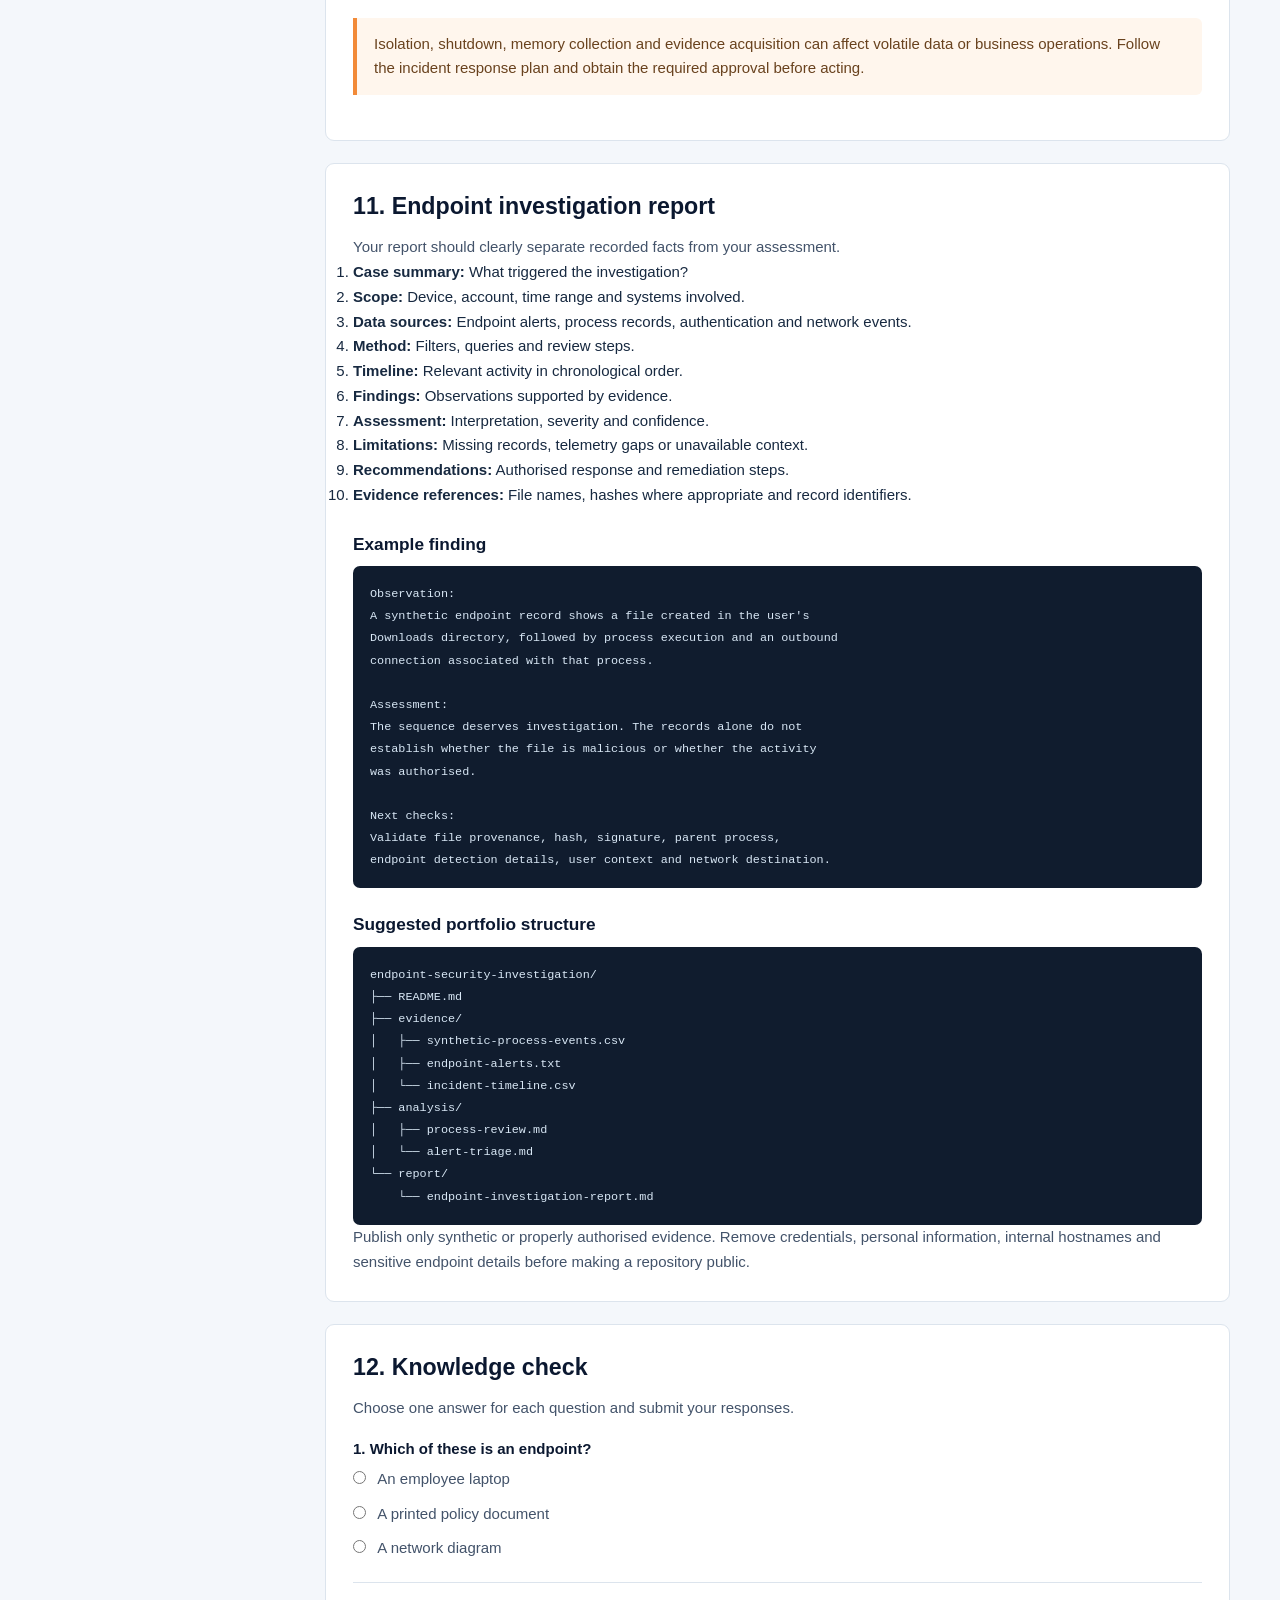
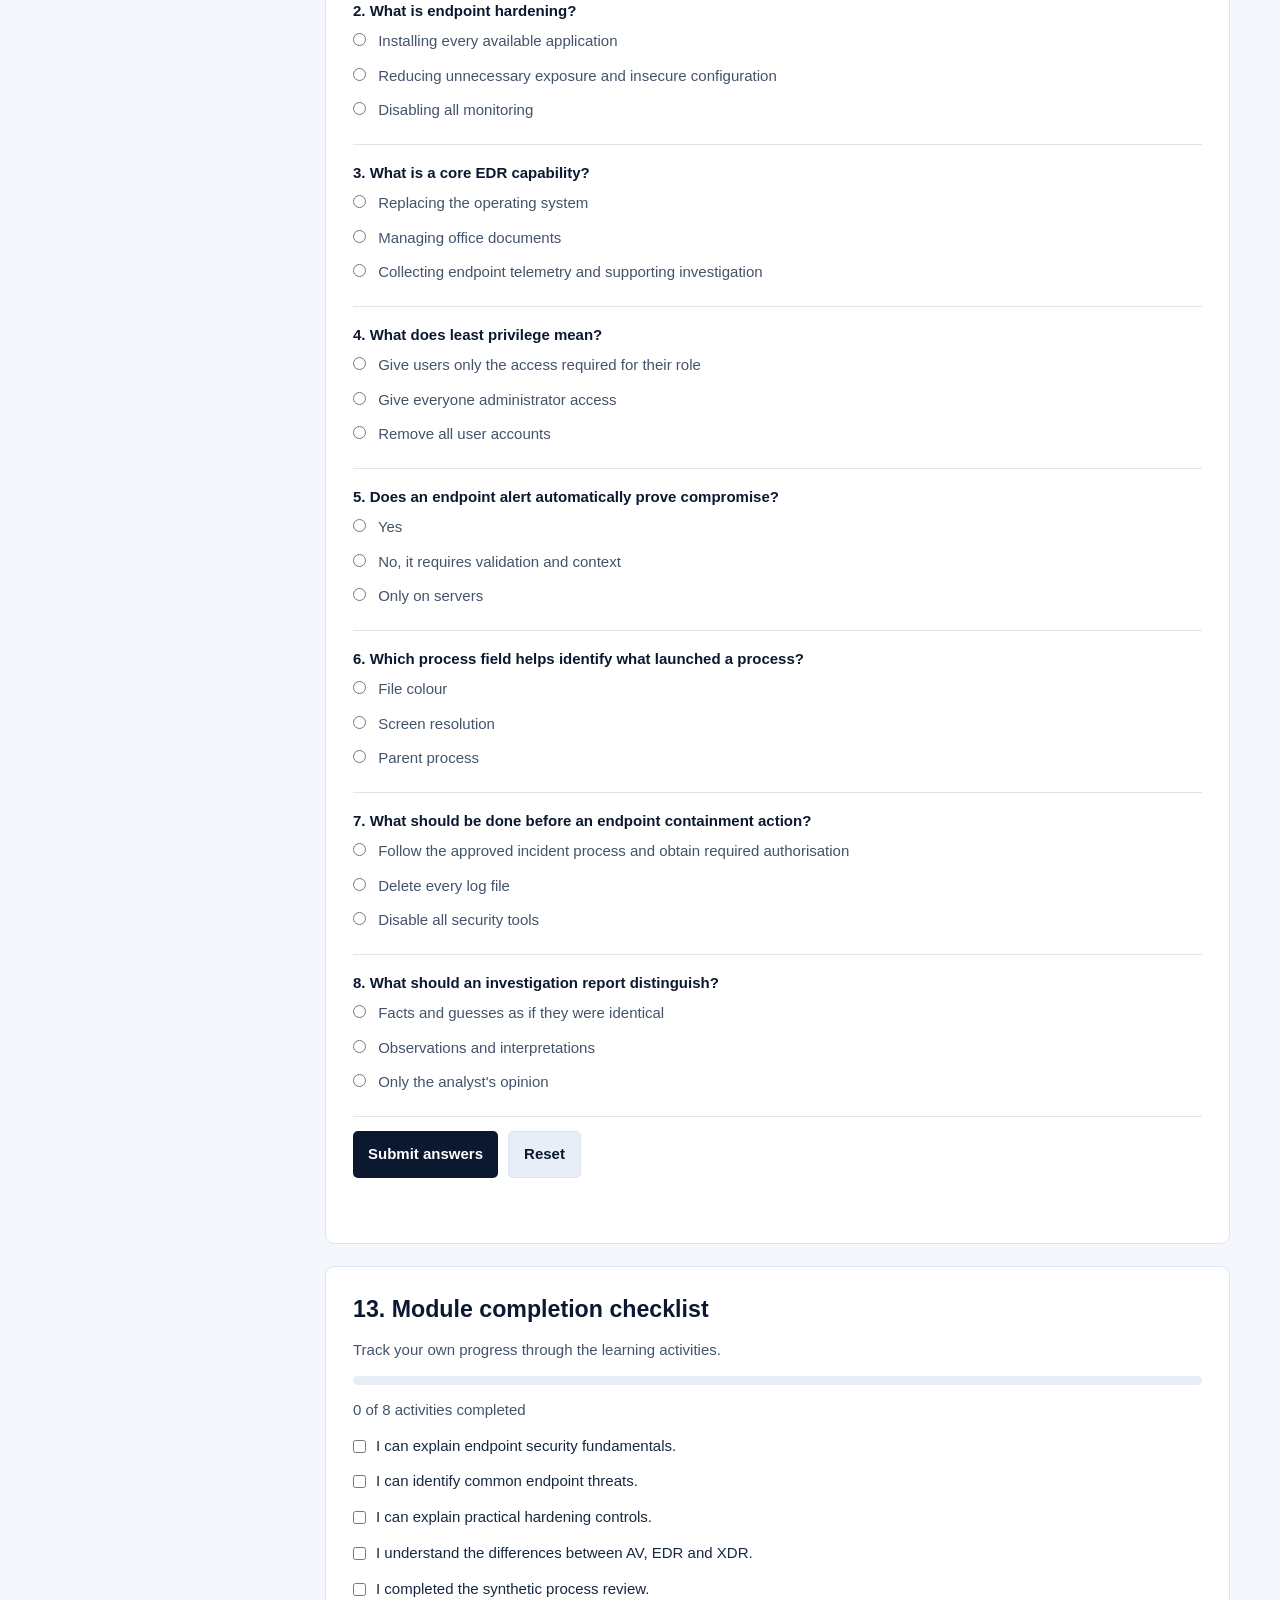
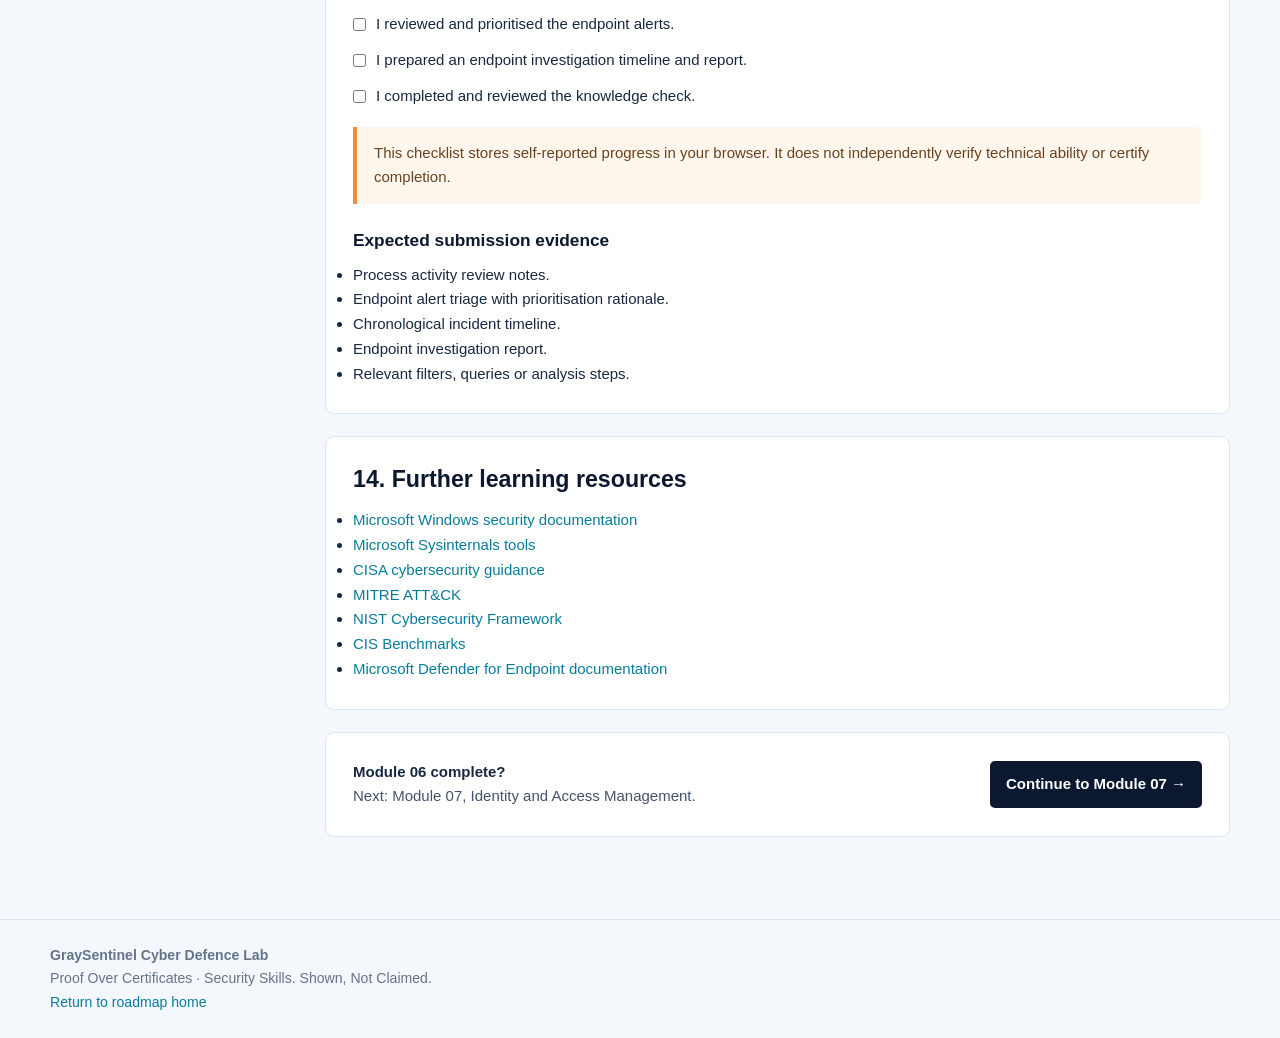
<file: modules/06-endpoint-security/index.html>
<!DOCTYPE html>
<html lang="en">
<head>
  <meta charset="UTF-8">
  <meta name="viewport" content="width=device-width, initial-scale=1.0">
  <meta name="description" content="Learn endpoint security, operating system hardening, antivirus, EDR, process monitoring, persistence indicators and endpoint investigation with GraySentinel.">
  <meta name="theme-color" content="#0B1830">
  <title>Module 06: Endpoint Security | GraySentinel</title>
  <link rel="stylesheet" href="../../assets/css/style.css">
  <style>
    :root {
      --navy: #0b1830;
      --cyan: #18c7d8;
      --orange: #f28a38;
      --ink: #172940;
      --muted: #64748b;
      --border: #dce4ed;
      --bg: #f4f7fb;
      --green: #16865b;
      --red: #c43d4b;
    }
    * { box-sizing: border-box; }
    body {
      margin: 0; background: var(--bg); color: var(--ink);
      font-family: Arial, Helvetica, sans-serif; line-height: 1.65;
    }
    a { color: #087d9a; }
    .shell { width: min(1180px, calc(100% - 36px)); margin: auto; }
    .topbar { background: var(--navy); color: white; padding: 13px 0; }
    .topbar-inner {
      display: flex; justify-content: space-between; align-items: center;
      flex-wrap: wrap; gap: 15px;
    }
    .brand { color: white; font-weight: 800; text-decoration: none; }
    .brand span { color: var(--cyan); }
    .back-link { color: #dce8f5; text-decoration: none; font-size: .9rem; }
    .hero {
      background: var(--navy); color: white; padding: 58px 0;
      border-bottom: 5px solid var(--cyan);
    }
    .eyebrow {
      color: var(--cyan); font-size: .78rem; font-weight: 800;
      letter-spacing: 1.5px; text-transform: uppercase;
    }
    .hero h1 {
      max-width: 800px; margin: 12px 0;
      font-size: clamp(2.1rem, 5vw, 3.6rem); line-height: 1.1;
    }
    .hero p { max-width: 760px; color: #d2ddec; font-size: 1.08rem; }
    .meta { display: flex; flex-wrap: wrap; gap: 10px; margin-top: 23px; }
    .meta span {
      border: 1px solid #40516a; border-radius: 5px;
      padding: 6px 11px; color: #e7eff8; font-size: .84rem;
    }
    .layout {
      display: grid; grid-template-columns: 245px minmax(0, 1fr);
      gap: 30px; align-items: start; padding-top: 32px; padding-bottom: 60px;
    }
    .sidebar {
      position: sticky; top: 20px; background: white;
      border: 1px solid var(--border); border-radius: 9px; padding: 20px;
    }
    .sidebar h2 {
      margin: 0 0 12px; font-size: .9rem;
      text-transform: uppercase; letter-spacing: .8px;
    }
    .sidebar a {
      display: block; padding: 8px 0; color: #42536b;
      font-size: .9rem; text-decoration: none; border-bottom: 1px solid #edf1f5;
    }
    .sidebar a:hover { color: #087d9a; }
    .content { min-width: 0; }
    .section {
      background: white; border: 1px solid var(--border);
      border-radius: 9px; padding: 27px; margin-bottom: 22px;
      scroll-margin-top: 20px;
    }
    .section h2 {
      margin: 0 0 14px; color: var(--navy);
      font-size: 1.45rem; line-height: 1.3;
    }
    .section h3 { color: var(--navy); margin: 22px 0 8px; font-size: 1.08rem; }
    .section p { color: #43536a; }
    .callout {
      border-left: 4px solid var(--cyan); background: #edfafd;
      padding: 14px 17px; border-radius: 0 6px 6px 0;
      margin: 18px 0; color: #25465a;
    }
    .warning { border-left-color: var(--orange); background: #fff6ed; color: #69421e; }
    .concept-grid {
      display: grid; grid-template-columns: repeat(2, minmax(0, 1fr));
      gap: 13px; margin-top: 17px;
    }
    .concept {
      border: 1px solid var(--border); border-radius: 7px;
      padding: 16px; background: #fbfcfe;
    }
    .concept strong { display: block; color: var(--navy); margin-bottom: 5px; }
    .concept p { margin: 0; font-size: .92rem; }
    .table-wrap { overflow-x: auto; margin: 16px 0; }
    table { width: 100%; min-width: 560px; border-collapse: collapse; font-size: .9rem; }
    th, td {
      border: 1px solid var(--border); padding: 11px;
      text-align: left; vertical-align: top;
    }
    th { background: #edf2f7; color: var(--navy); }
    code { background: #edf2f7; padding: 2px 5px; border-radius: 3px; font-size: .88em; }
    pre {
      overflow-x: auto; background: #101c2e; color: #d8e7f5;
      border-radius: 7px; padding: 17px; font-size: .84rem; line-height: 1.65;
    }
    pre code { background: transparent; color: inherit; padding: 0; }
    .lab { border: 1px solid var(--border); border-radius: 8px; margin: 18px 0; overflow: hidden; }
    .lab-header {
      background: #edf2f7; padding: 14px 17px; display: flex;
      justify-content: space-between; gap: 10px; align-items: center; flex-wrap: wrap;
    }
    .lab-header strong { color: var(--navy); }
    .lab-body { padding: 17px; }
    .tag {
      display: inline-block; border-radius: 4px; padding: 3px 8px;
      font-size: .75rem; font-weight: 800; background: #e6f5f8; color: #08677a;
    }
    .tag.warning { background: #fff0d9; color: #8a4b08; }
    .controls { display: flex; flex-wrap: wrap; gap: 10px; margin: 14px 0; }
    .module-button {
      border: 0; border-radius: 5px; padding: 10px 15px;
      background: var(--navy); color: white; font-weight: 700; cursor: pointer;
    }
    .module-button.secondary {
      background: #e8eef5; color: var(--navy); border: 1px solid var(--border);
    }
    .module-button:hover { opacity: .88; }
    .filter-input {
      width: 100%; max-width: 440px; padding: 11px 12px;
      border: 1px solid #cbd5e1; border-radius: 5px;
      font: inherit; background: white; color: var(--ink);
    }
    .output {
      max-height: 350px; overflow: auto; background: #101c2e;
      color: #d8e7f5; border-radius: 7px; padding: 13px;
      font: .8rem/1.7 Consolas, Monaco, monospace;
    }
    .output-line {
      display: block; padding: 4px 5px;
      border-bottom: 1px solid #24364d; overflow-wrap: anywhere;
    }
    .output-line.alert { background: #522d34; color: #ffd9d9; }
    .quiz-question { padding: 16px 0; border-bottom: 1px solid var(--border); }
    .quiz-question:last-child { border-bottom: 0; }
    .quiz-question p { color: var(--navy); font-weight: 700; }
    .quiz-question label { display: block; padding: 5px 0; color: #43536a; cursor: pointer; }
    .quiz-question input { margin-right: 8px; }
    .result { min-height: 24px; font-weight: 700; margin-top: 10px; }
    .success { color: var(--green); }
    .error { color: var(--red); }
    .progress-list { list-style: none; padding: 0; }
    .progress-list li { margin: 11px 0; }
    .progress-list label { display: flex; gap: 10px; align-items: flex-start; cursor: pointer; }
    .progress-list input { margin-top: 6px; }
    .progress-track { height: 9px; background: #e6edf4; border-radius: 10px; overflow: hidden; margin: 13px 0; }
    .progress-fill { height: 100%; width: 0; background: var(--green); transition: width .2s ease; }
    .next-module { display: flex; justify-content: space-between; gap: 16px; flex-wrap: wrap; align-items: center; }
    .next-module a {
      display: inline-block; background: var(--navy); color: white;
      text-decoration: none; padding: 11px 16px; border-radius: 5px; font-weight: 700;
    }
    .footer { border-top: 1px solid var(--border); padding: 24px 0; color: var(--muted); font-size: .88rem; }
    @media (max-width: 800px) {
      .layout { grid-template-columns: 1fr; }
      .sidebar { position: static; }
      .sidebar nav { display: grid; grid-template-columns: repeat(2, minmax(0, 1fr)); gap: 0 15px; }
    }
    @media (max-width: 520px) {
      .shell { width: min(100% - 24px, 1180px); }
      .hero { padding: 42px 0; }
      .section { padding: 19px; }
      .concept-grid { grid-template-columns: 1fr; }
      .sidebar nav { grid-template-columns: 1fr; }
    }
  </style>
</head>

<body>

<header class="topbar">
  <div class="shell topbar-inner">
    <a class="brand" href="../../index.html">GRAY<span>SENTINEL</span></a>
    <a class="back-link" href="../../index.html">← Back to Cybersecurity Roadmap</a>
  </div>
</header>

<section class="hero">
  <div class="shell">
    <div class="eyebrow">Cybersecurity Learning Roadmap · Module 06</div>
    <h1>Endpoint Security</h1>
    <p>
      Learn how to protect and investigate laptops, desktops and servers.
      Understand endpoint hardening, security agents, process activity,
      suspicious behaviour and incident response.
    </p>
    <div class="meta">
      <span>Level: Beginner to Intermediate</span>
      <span>Focus: Endpoint Defence</span>
      <span>Practice: Synthetic Telemetry</span>
      <span>Evidence: Endpoint Investigation Report</span>
    </div>
  </div>
</section>

<main class="shell layout">

  <aside class="sidebar">
    <h2>In this module</h2>
    <nav>
      <a href="#objectives">Learning objectives</a>
      <a href="#fundamentals">Endpoint fundamentals</a>
      <a href="#threats">Endpoint threats</a>
      <a href="#hardening">Endpoint hardening</a>
      <a href="#tools">AV, EDR and XDR</a>
      <a href="#telemetry">Endpoint telemetry</a>
      <a href="#lab1">Lab 1: Process review</a>
      <a href="#lab2">Lab 2: Alert investigation</a>
      <a href="#lab3">Lab 3: Incident timeline</a>
      <a href="#response">Incident response</a>
      <a href="#report">Investigation report</a>
      <a href="#quiz">Knowledge check</a>
      <a href="#evidence">Evidence checklist</a>
      <a href="#resources">Resources</a>
    </nav>
  </aside>

  <div class="content">

    <section class="section" id="objectives">
      <h2>1. Learning objectives</h2>
      <p>By the end of this module, you should be able to:</p>
      <ul>
        <li>Explain the role of endpoint security in an organisation.</li>
        <li>Identify common endpoint threats and attack surfaces.</li>
        <li>Describe practical operating system hardening controls.</li>
        <li>Differentiate antivirus, EDR and XDR.</li>
        <li>Interpret process, authentication and endpoint alert records.</li>
        <li>Identify suspicious patterns that require investigation.</li>
        <li>Document an endpoint incident with evidence and limitations.</li>
      </ul>
      <div class="callout">
        <strong>Core principle:</strong> An endpoint alert is a lead for
        investigation, not automatic proof of compromise. Validate the process,
        user, host, parent process, timing and surrounding activity.
      </div>
    </section>

    <section class="section" id="fundamentals">
      <h2>2. Endpoint security fundamentals</h2>
      <p>
        An endpoint is a device that connects to a network and runs applications
        or services. Examples include employee laptops, workstations, servers
        and virtual machines.
      </p>

      <div class="concept-grid">
        <div class="concept">
          <strong>Endpoint protection</strong>
          <p>Controls that reduce the risk of malware, unauthorised access and misuse.</p>
        </div>
        <div class="concept">
          <strong>Hardening</strong>
          <p>Reducing unnecessary services, permissions, software and attack surface.</p>
        </div>
        <div class="concept">
          <strong>Telemetry</strong>
          <p>Recorded information about processes, users, files, connections and events.</p>
        </div>
        <div class="concept">
          <strong>Detection</strong>
          <p>Identifying activity that may violate security policy or indicate a threat.</p>
        </div>
        <div class="concept">
          <strong>Containment</strong>
          <p>Limiting the spread or impact of a confirmed or suspected incident.</p>
        </div>
        <div class="concept">
          <strong>Recovery</strong>
          <p>Restoring systems safely and verifying that required controls work.</p>
        </div>
      </div>

      <h3>Endpoint security objectives</h3>
      <ul>
        <li>Protect data stored or processed on devices.</li>
        <li>Control access to operating systems and applications.</li>
        <li>Reduce exposure to malicious files and processes.</li>
        <li>Monitor activity that may indicate compromise.</li>
        <li>Support investigation and recovery when incidents occur.</li>
      </ul>
    </section>

    <section class="section" id="threats">
      <h2>3. Common endpoint threats</h2>

      <div class="table-wrap">
        <table>
          <thead>
            <tr><th>Threat</th><th>What it involves</th><th>Defensive focus</th></tr>
          </thead>
          <tbody>
            <tr><td>Malware</td><td>Software designed to perform harmful or unauthorised actions</td><td>Prevention, detection and safe analysis</td></tr>
            <tr><td>Ransomware</td><td>Malicious activity that may encrypt or disrupt access to data</td><td>Backups, access control, monitoring and response</td></tr>
            <tr><td>Credential theft</td><td>Unauthorised collection or use of authentication information</td><td>MFA, least privilege and identity monitoring</td></tr>
            <tr><td>Privilege escalation</td><td>Obtaining higher permissions than initially authorised</td><td>Patch management and permission review</td></tr>
            <tr><td>Persistence</td><td>Maintaining access across restarts or sessions</td><td>Startup, service and scheduled-task monitoring</td></tr>
            <tr><td>Unwanted remote access</td><td>Unauthorised remote control or access mechanisms</td><td>Remote access restrictions and session monitoring</td></tr>
            <tr><td>Data exfiltration</td><td>Unauthorised transfer of information out of an environment</td><td>Data controls and outbound activity monitoring</td></tr>
            <tr><td>Insider misuse</td><td>Misuse of legitimate access by an authorised person</td><td>Access governance and audit trails</td></tr>
          </tbody>
        </table>
      </div>

      <div class="callout warning">
        Many legitimate administrative tools can also be misused. A tool name
        alone is not enough to classify activity as malicious. Investigate
        execution context, ownership, authorisation and behaviour.
      </div>
    </section>

    <section class="section" id="hardening">
      <h2>4. Endpoint hardening</h2>
      <p>
        Hardening reduces unnecessary exposure before an incident occurs.
        It should be based on the device's role and approved organisational policy.
      </p>

      <div class="table-wrap">
        <table>
          <thead>
            <tr><th>Control</th><th>Purpose</th><th>Evidence to review</th></tr>
          </thead>
          <tbody>
            <tr><td>Patch management</td><td>Address known software vulnerabilities</td><td>Patch status and update records</td></tr>
            <tr><td>Least privilege</td><td>Limit unnecessary administrative access</td><td>Local group and role membership</td></tr>
            <tr><td>Disk encryption</td><td>Protect data stored on a device</td><td>Encryption policy and device status</td></tr>
            <tr><td>Application control</td><td>Restrict unapproved software execution</td><td>Allowlist or application control policy</td></tr>
            <tr><td>Host firewall</td><td>Control inbound and outbound device traffic</td><td>Firewall policy and event records</td></tr>
            <tr><td>Secure configuration</td><td>Disable unnecessary features and insecure settings</td><td>Configuration baseline and compliance results</td></tr>
            <tr><td>Endpoint monitoring</td><td>Record activity and support detection</td><td>Agent health and telemetry coverage</td></tr>
            <tr><td>Backup and recovery</td><td>Restore data and services after disruption</td><td>Backup status and restore-test evidence</td></tr>
          </tbody>
        </table>
      </div>

      <h3>Example hardening review checklist</h3>
      <ul>
        <li>Is the operating system supported and patched?</li>
        <li>Are local administrator permissions justified?</li>
        <li>Is disk encryption enabled where required?</li>
        <li>Are unnecessary services disabled?</li>
        <li>Is endpoint protection installed and reporting?</li>
        <li>Are host firewall rules aligned with device purpose?</li>
        <li>Are backups available and restore tests documented?</li>
        <li>Are security events forwarded to the appropriate monitoring platform?</li>
      </ul>
    </section>

    <section class="section" id="tools">
      <h2>5. Antivirus, EDR and XDR</h2>

      <div class="concept-grid">
        <div class="concept">
          <strong>Antivirus (AV)</strong>
          <p>Primarily identifies and blocks known or suspicious malicious files and activity using detection methods that vary by product.</p>
        </div>
        <div class="concept">
          <strong>Endpoint Detection and Response (EDR)</strong>
          <p>Collects endpoint telemetry and supports investigation, detection and response actions.</p>
        </div>
        <div class="concept">
          <strong>Extended Detection and Response (XDR)</strong>
          <p>Correlates security information across multiple domains such as endpoints, identity, email and network systems.</p>
        </div>
        <div class="concept">
          <strong>Security Information and Event Management (SIEM)</strong>
          <p>Centralises and analyses security events from multiple sources to support monitoring and investigation.</p>
        </div>
      </div>

      <h3>Comparison</h3>
      <div class="table-wrap">
        <table>
          <thead>
            <tr><th>Capability</th><th>AV</th><th>EDR</th><th>XDR</th></tr>
          </thead>
          <tbody>
            <tr><td>Malware detection</td><td>Core capability</td><td>Common capability</td><td>May incorporate endpoint detections</td></tr>
            <tr><td>Endpoint telemetry</td><td>Varies</td><td>Core capability</td><td>Usually integrated from endpoint sources</td></tr>
            <tr><td>Investigation timeline</td><td>Limited or product-dependent</td><td>Common capability</td><td>Cross-domain correlation</td></tr>
            <tr><td>Response actions</td><td>Product-dependent</td><td>Common capability</td><td>Product-dependent, often cross-domain</td></tr>
            <tr><td>Multiple security domains</td><td>Not its primary focus</td><td>Endpoint-focused</td><td>Core focus</td></tr>
          </tbody>
        </table>
      </div>

      <div class="callout">
        Product capabilities differ. These are conceptual distinctions, not
        guarantees about every vendor or deployment.
      </div>
    </section>

    <section class="section" id="telemetry">
      <h2>6. Endpoint telemetry and suspicious indicators</h2>
      <p>
        Endpoint telemetry records what happens on a device. Analysts use
        these records to reconstruct process execution, account activity,
        file changes and network communication.
      </p>

      <div class="table-wrap">
        <table>
          <thead>
            <tr><th>Telemetry type</th><th>Useful fields</th><th>Investigation question</th></tr>
          </thead>
          <tbody>
            <tr><td>Process creation</td><td>Process name, path, user, parent process, command line</td><td>What launched the process and why?</td></tr>
            <tr><td>Authentication</td><td>User, logon type, source, result, timestamp</td><td>Was access expected?</td></tr>
            <tr><td>File activity</td><td>Path, hash, operation, process, timestamp</td><td>Was an unusual file created or modified?</td></tr>
            <tr><td>Service activity</td><td>Service name, account, binary path, status</td><td>Was a service installed or changed unexpectedly?</td></tr>
            <tr><td>Scheduled tasks</td><td>Task name, trigger, action, creator</td><td>Was an unexpected recurring task created?</td></tr>
            <tr><td>Network connections</td><td>Process, local and remote address, port, protocol</td><td>Which process communicated with which destination?</td></tr>
          </tbody>
        </table>
      </div>

      <h3>Patterns that deserve investigation</h3>
      <ul>
        <li>A process running from an unusual directory.</li>
        <li>An unexpected parent-child process relationship.</li>
        <li>A new service or scheduled task without an approved change.</li>
        <li>Unusual privilege changes or administrative activity.</li>
        <li>A process making unexpected outbound connections.</li>
        <li>Endpoint protection becoming disabled or unhealthy.</li>
        <li>Unexpected changes to security configuration.</li>
      </ul>

      <div class="callout warning">
        These are investigation leads, not definitive indicators of compromise.
        Validate software ownership, signatures, change approvals, normal
        device behaviour and supporting telemetry.
      </div>
    </section>

    <section class="section" id="lab1">
      <h2>7. Practical Lab 1: Process activity review</h2>
      <p>
        <span class="tag">Synthetic dataset</span>
        Review the process records from a fictional workstation. Filter the
        records and identify entries that deserve further investigation.
      </p>

      <div class="lab">
        <div class="lab-header">
          <strong>Scenario: Unusual process execution</strong>
          <span class="tag warning">Investigation exercise</span>
        </div>
        <div class="lab-body">
          <label for="processFilter"><strong>Filter process records</strong></label><br>
          <input class="filter-input" id="processFilter" type="search"
                 placeholder="Try: WS-07, analyst01, powershell, approved">

          <div class="controls">
            <button class="module-button" id="processAll" type="button">Show all</button>
            <button class="module-button secondary" id="processFlagged" type="button">Review flagged</button>
            <button class="module-button secondary" id="processNormal" type="button">Show baseline</button>
          </div>

          <div class="output" id="processOutput" aria-live="polite"></div>

          <h3>Questions</h3>
          <ol>
            <li>Which process records are marked for review?</li>
            <li>What is the parent process of each flagged entry?</li>
            <li>Which user account is associated with the activity?</li>
            <li>What additional evidence would help determine whether the activity is legitimate?</li>
            <li>Why is a process name alone insufficient to establish malicious behaviour?</li>
          </ol>
        </div>
      </div>
    </section>

    <section class="section" id="lab2">
      <h2>8. Practical Lab 2: Endpoint alert investigation</h2>
      <p>Review the fictional alerts and classify the next investigation steps.</p>

      <div class="lab">
        <div class="lab-header">
          <strong>Scenario: Multiple endpoint alerts</strong>
          <span class="tag">Alert triage</span>
        </div>
        <div class="lab-body">
          <pre><code>ALERT-101
Host: WS-07
User: analyst01
Event: New scheduled task created
Time: 2026-10-14T09:30:00Z
Severity: Medium
Status: Needs review

ALERT-102
Host: WS-07
User: analyst01
Event: Endpoint protection service stopped
Time: 2026-10-14T09:34:00Z
Severity: High
Status: Needs review

ALERT-103
Host: WS-12
User: user02
Event: Approved software update
Time: 2026-10-14T09:35:00Z
Severity: Informational
Status: Recorded</code></pre>

          <h3>Questions</h3>
          <ol>
            <li>Which alert should receive the highest initial priority?</li>
            <li>What relationship, if any, exists between ALERT-101 and ALERT-102?</li>
            <li>What would you check about the scheduled task?</li>
            <li>How would you verify whether stopping the protection service was authorised?</li>
            <li>What evidence would you collect before escalating the incident?</li>
          </ol>

          <div class="callout warning">
            Do not disable endpoint protection or modify a real scheduled task
            as part of this exercise. All records are synthetic.
          </div>
        </div>
      </div>
    </section>

    <section class="section" id="lab3">
      <h2>9. Practical Lab 3: Build an endpoint incident timeline</h2>
      <p>Correlate the following synthetic records into a chronological sequence.</p>

      <div class="lab">
        <div class="lab-header">
          <strong>Scenario: Suspicious workstation activity</strong>
          <span class="tag">Timeline exercise</span>
        </div>
        <div class="lab-body">
          <pre><code>2026-10-14T09:10:00Z AUTH user=analyst01 host=WS-07 result=success
2026-10-14T09:12:15Z PROCESS host=WS-07 user=analyst01 name=browser.exe parent=explorer.exe
2026-10-14T09:16:42Z FILE host=WS-07 user=analyst01 action=create path=C:\Users\analyst01\Downloads\sample.bin
2026-10-14T09:18:01Z PROCESS host=WS-07 user=analyst01 name=sample.bin parent=browser.exe
2026-10-14T09:20:14Z NETWORK host=WS-07 process=sample.bin destination=203.0.113.50 port=443
2026-10-14T09:22:40Z ALERT host=WS-07 event=unusual_process_activity severity=high</code></pre>

          <h3>Questions</h3>
          <ol>
            <li>What happened before the alert was generated?</li>
            <li>Which file was created and where?</li>
            <li>Which process is associated with the network connection?</li>
            <li>What evidence would help determine the file's origin and behaviour?</li>
            <li>What would you preserve before any containment action?</li>
          </ol>
        </div>
      </div>
    </section>

    <section class="section" id="response">
      <h2>10. Endpoint incident response basics</h2>
      <p>
        Incident response should follow the organisation's approved process.
        Actions that affect production systems must be performed by authorised
        personnel with appropriate approvals.
      </p>

      <ol>
        <li><strong>Prepare:</strong> Define roles, tools, escalation paths and response procedures.</li>
        <li><strong>Identify:</strong> Validate the alert and establish the affected device, account and scope.</li>
        <li><strong>Preserve:</strong> Protect relevant logs and evidence, recording collection details.</li>
        <li><strong>Contain:</strong> Apply approved measures to limit impact or spread.</li>
        <li><strong>Eradicate:</strong> Remove confirmed causes and address the weakness.</li>
        <li><strong>Recover:</strong> Restore the endpoint safely and validate its security state.</li>
        <li><strong>Review:</strong> Document lessons, control gaps and preventive improvements.</li>
      </ol>

      <div class="callout warning">
        Isolation, shutdown, memory collection and evidence acquisition can
        affect volatile data or business operations. Follow the incident
        response plan and obtain the required approval before acting.
      </div>
    </section>

    <section class="section" id="report">
      <h2>11. Endpoint investigation report</h2>
      <p>Your report should clearly separate recorded facts from your assessment.</p>

      <ol>
        <li><strong>Case summary:</strong> What triggered the investigation?</li>
        <li><strong>Scope:</strong> Device, account, time range and systems involved.</li>
        <li><strong>Data sources:</strong> Endpoint alerts, process records, authentication and network events.</li>
        <li><strong>Method:</strong> Filters, queries and review steps.</li>
        <li><strong>Timeline:</strong> Relevant activity in chronological order.</li>
        <li><strong>Findings:</strong> Observations supported by evidence.</li>
        <li><strong>Assessment:</strong> Interpretation, severity and confidence.</li>
        <li><strong>Limitations:</strong> Missing records, telemetry gaps or unavailable context.</li>
        <li><strong>Recommendations:</strong> Authorised response and remediation steps.</li>
        <li><strong>Evidence references:</strong> File names, hashes where appropriate and record identifiers.</li>
      </ol>

      <h3>Example finding</h3>
      <pre><code>Observation:
A synthetic endpoint record shows a file created in the user's
Downloads directory, followed by process execution and an outbound
connection associated with that process.

Assessment:
The sequence deserves investigation. The records alone do not
establish whether the file is malicious or whether the activity
was authorised.

Next checks:
Validate file provenance, hash, signature, parent process,
endpoint detection details, user context and network destination.</code></pre>

      <h3>Suggested portfolio structure</h3>
      <pre><code>endpoint-security-investigation/
├── README.md
├── evidence/
│   ├── synthetic-process-events.csv
│   ├── endpoint-alerts.txt
│   └── incident-timeline.csv
├── analysis/
│   ├── process-review.md
│   └── alert-triage.md
└── report/
    └── endpoint-investigation-report.md</code></pre>

      <p>
        Publish only synthetic or properly authorised evidence. Remove
        credentials, personal information, internal hostnames and sensitive
        endpoint details before making a repository public.
      </p>
    </section>

    <section class="section" id="quiz">
      <h2>12. Knowledge check</h2>
      <p>Choose one answer for each question and submit your responses.</p>

      <form id="moduleQuiz">
        <div class="quiz-question">
          <p>1. Which of these is an endpoint?</p>
          <label><input type="radio" name="q1" value="a"> An employee laptop</label>
          <label><input type="radio" name="q1" value="b"> A printed policy document</label>
          <label><input type="radio" name="q1" value="c"> A network diagram</label>
        </div>

        <div class="quiz-question">
          <p>2. What is endpoint hardening?</p>
          <label><input type="radio" name="q2" value="a"> Installing every available application</label>
          <label><input type="radio" name="q2" value="b"> Reducing unnecessary exposure and insecure configuration</label>
          <label><input type="radio" name="q2" value="c"> Disabling all monitoring</label>
        </div>

        <div class="quiz-question">
          <p>3. What is a core EDR capability?</p>
          <label><input type="radio" name="q3" value="a"> Replacing the operating system</label>
          <label><input type="radio" name="q3" value="b"> Managing office documents</label>
          <label><input type="radio" name="q3" value="c"> Collecting endpoint telemetry and supporting investigation</label>
        </div>

        <div class="quiz-question">
          <p>4. What does least privilege mean?</p>
          <label><input type="radio" name="q4" value="a"> Give users only the access required for their role</label>
          <label><input type="radio" name="q4" value="b"> Give everyone administrator access</label>
          <label><input type="radio" name="q4" value="c"> Remove all user accounts</label>
        </div>

        <div class="quiz-question">
          <p>5. Does an endpoint alert automatically prove compromise?</p>
          <label><input type="radio" name="q5" value="a"> Yes</label>
          <label><input type="radio" name="q5" value="b"> No, it requires validation and context</label>
          <label><input type="radio" name="q5" value="c"> Only on servers</label>
        </div>

        <div class="quiz-question">
          <p>6. Which process field helps identify what launched a process?</p>
          <label><input type="radio" name="q6" value="a"> File colour</label>
          <label><input type="radio" name="q6" value="b"> Screen resolution</label>
          <label><input type="radio" name="q6" value="c"> Parent process</label>
        </div>

        <div class="quiz-question">
          <p>7. What should be done before an endpoint containment action?</p>
          <label><input type="radio" name="q7" value="a"> Follow the approved incident process and obtain required authorisation</label>
          <label><input type="radio" name="q7" value="b"> Delete every log file</label>
          <label><input type="radio" name="q7" value="c"> Disable all security tools</label>
        </div>

        <div class="quiz-question">
          <p>8. What should an investigation report distinguish?</p>
          <label><input type="radio" name="q8" value="a"> Facts and guesses as if they were identical</label>
          <label><input type="radio" name="q8" value="b"> Observations and interpretations</label>
          <label><input type="radio" name="q8" value="c"> Only the analyst's opinion</label>
        </div>

        <div class="controls">
          <button class="module-button" type="submit">Submit answers</button>
          <button class="module-button secondary" type="reset">Reset</button>
        </div>
        <div class="result" id="quizResult" role="status" aria-live="polite"></div>
      </form>
    </section>

    <section class="section" id="evidence">
      <h2>13. Module completion checklist</h2>
      <p>Track your own progress through the learning activities.</p>

      <div class="progress-track">
        <div class="progress-fill" id="progressFill"></div>
      </div>
      <p id="progressText">0 of 8 activities completed</p>

      <ul class="progress-list">
        <li><label><input type="checkbox" data-module-progress="1"> I can explain endpoint security fundamentals.</label></li>
        <li><label><input type="checkbox" data-module-progress="2"> I can identify common endpoint threats.</label></li>
        <li><label><input type="checkbox" data-module-progress="3"> I can explain practical hardening controls.</label></li>
        <li><label><input type="checkbox" data-module-progress="4"> I understand the differences between AV, EDR and XDR.</label></li>
        <li><label><input type="checkbox" data-module-progress="5"> I completed the synthetic process review.</label></li>
        <li><label><input type="checkbox" data-module-progress="6"> I reviewed and prioritised the endpoint alerts.</label></li>
        <li><label><input type="checkbox" data-module-progress="7"> I prepared an endpoint investigation timeline and report.</label></li>
        <li><label><input type="checkbox" data-module-progress="8"> I completed and reviewed the knowledge check.</label></li>
      </ul>

      <div class="callout warning">
        This checklist stores self-reported progress in your browser. It does
        not independently verify technical ability or certify completion.
      </div>

      <h3>Expected submission evidence</h3>
      <ul>
        <li>Process activity review notes.</li>
        <li>Endpoint alert triage with prioritisation rationale.</li>
        <li>Chronological incident timeline.</li>
        <li>Endpoint investigation report.</li>
        <li>Relevant filters, queries or analysis steps.</li>
      </ul>
    </section>

    <section class="section" id="resources">
      <h2>14. Further learning resources</h2>
      <ul>
        <li><a href="https://learn.microsoft.com/en-us/windows/security/" target="_blank" rel="noopener noreferrer">Microsoft Windows security documentation</a></li>
        <li><a href="https://learn.microsoft.com/en-us/sysinternals/" target="_blank" rel="noopener noreferrer">Microsoft Sysinternals tools</a></li>
        <li><a href="https://www.cisa.gov/secure-our-world" target="_blank" rel="noopener noreferrer">CISA cybersecurity guidance</a></li>
        <li><a href="https://attack.mitre.org/" target="_blank" rel="noopener noreferrer">MITRE ATT&CK</a></li>
        <li><a href="https://www.nist.gov/cyberframework" target="_blank" rel="noopener noreferrer">NIST Cybersecurity Framework</a></li>
        <li><a href="https://www.cisecurity.org/cis-benchmarks" target="_blank" rel="noopener noreferrer">CIS Benchmarks</a></li>
        <li><a href="https://learn.microsoft.com/en-us/defender-endpoint/" target="_blank" rel="noopener noreferrer">Microsoft Defender for Endpoint documentation</a></li>
      </ul>
    </section>

    <section class="section next-module">
      <div>
        <strong>Module 06 complete?</strong>
        <p>Next: Module 07, Identity and Access Management.</p>
      </div>
      <a href="../07-identity-access-management/">Continue to Module 07 →</a>
    </section>

  </div>
</main>

<footer class="footer">
  <div class="shell">
    <strong>GraySentinel Cyber Defence Lab</strong>
    <p>Proof Over Certificates · Security Skills. Shown, Not Claimed.</p>
    <a href="../../index.html">Return to roadmap home</a>
  </div>
</footer>

<script>
(function () {
  "use strict";

  const processData = [
    {
      time: "2026-10-14T09:10:00Z",
      host: "WS-07",
      user: "analyst01",
      process: "explorer.exe",
      parent: "winlogon.exe",
      path: "C:\\Windows\\explorer.exe",
      classification: "baseline",
      note: "Normal interactive session"
    },
    {
      time: "2026-10-14T09:12:15Z",
      host: "WS-07",
      user: "analyst01",
      process: "browser.exe",
      parent: "explorer.exe",
      path: "C:\\Program Files\\Browser\\browser.exe",
      classification: "baseline",
      note: "Approved browser location"
    },
    {
      time: "2026-10-14T09:16:42Z",
      host: "WS-07",
      user: "analyst01",
      process: "sample.bin",
      parent: "browser.exe",
      path: "C:\\Users\\analyst01\\Downloads\\sample.bin",
      classification: "review",
      note: "Newly created file"
    },
    {
      time: "2026-10-14T09:18:01Z",
      host: "WS-07",
      user: "analyst01",
      process: "sample.bin",
      parent: "browser.exe",
      path: "C:\\Users\\analyst01\\Downloads\\sample.bin",
      classification: "review",
      note: "Execution requires validation"
    },
    {
      time: "2026-10-14T09:20:14Z",
      host: "WS-07",
      user: "analyst01",
      process: "admin_tool.exe",
      parent: "powershell.exe",
      path: "C:\\Temp\\admin_tool.exe",
      classification: "review",
      note: "Unexpected path and process relationship"
    },
    {
      time: "2026-10-14T09:22:40Z",
      host: "WS-12",
      user: "user02",
      process: "word.exe",
      parent: "explorer.exe",
      path: "C:\\Program Files\\Office\\word.exe",
      classification: "baseline",
      note: "Approved application location"
    }
  ];

  const processOutput = document.getElementById("processOutput");
  const processFilter = document.getElementById("processFilter");
  let processMode = "all";

  function renderProcesses() {
    if (!processOutput || !processFilter) return;

    const query = processFilter.value.trim().toLowerCase();

    const records = processData.filter(function (record) {
      const modeMatches =
        processMode === "all" || record.classification === processMode;

      const searchable = Object.values(record).join(" ").toLowerCase();

      return modeMatches && searchable.includes(query);
    });

    processOutput.replaceChildren();

    if (!records.length) {
      const empty = document.createElement("span");
      empty.className = "output-line";
      empty.textContent = "No matching records.";
      processOutput.appendChild(empty);
      return;
    }

    records.forEach(function (record) {
      const line = document.createElement("span");

      line.className = "output-line" +
        (record.classification === "review" ? " alert" : "");

      line.textContent =
        record.time +
        " | host=" + record.host +
        " | user=" + record.user +
        " | process=" + record.process +
        " | parent=" + record.parent +
        " | path=" + record.path +
        " | " + record.note;

      processOutput.appendChild(line);
    });
  }

  if (processOutput && processFilter) {
    processFilter.addEventListener("input", renderProcesses);

    document.getElementById("processAll").addEventListener("click", function () {
      processMode = "all";
      renderProcesses();
    });

    document.getElementById("processFlagged").addEventListener("click", function () {
      processMode = "review";
      renderProcesses();
    });

    document.getElementById("processNormal").addEventListener("click", function () {
      processMode = "baseline";
      renderProcesses();
    });

    renderProcesses();
  }

  const answers = {
    q1: "a",
    q2: "b",
    q3: "c",
    q4: "a",
    q5: "b",
    q6: "c",
    q7: "a",
    q8: "b"
  };

  const quiz = document.getElementById("moduleQuiz");
  const quizResult = document.getElementById("quizResult");

  if (quiz && quizResult) {
    quiz.addEventListener("submit", function (event) {
      event.preventDefault();

      let score = 0;
      let unanswered = 0;

      Object.keys(answers).forEach(function (question) {
        const selected = quiz.querySelector(
          'input[name="' + question + '"]:checked'
        );

        if (!selected) {
          unanswered++;
        } else if (selected.value === answers[question]) {
          score++;
        }
      });

      if (unanswered > 0) {
        quizResult.className = "result error";
        quizResult.textContent =
          "Answer all questions before submitting. Unanswered: " +
          unanswered + ".";
        return;
      }

      quizResult.className =
        "result " + (score >= 6 ? "success" : "error");

      quizResult.textContent =
        "Your score: " + score + "/8. " +
        (score >= 6
          ? "Good work. Review any incorrect answers."
          : "Revisit the relevant sections and try again.");
    });

    quiz.addEventListener("reset", function () {
      quizResult.textContent = "";
      quizResult.className = "result";
    });
  }

  const progressItems = Array.from(
    document.querySelectorAll("[data-module-progress]")
  );

  const progressFill = document.getElementById("progressFill");
  const progressText = document.getElementById("progressText");
  const storageKey = "graysentinel-module-06-progress";

  function updateProgress() {
    const completed = progressItems.filter(function (item) {
      return item.checked;
    }).length;

    const total = progressItems.length;
    const percentage = total ? (completed / total) * 100 : 0;

    if (progressFill) progressFill.style.width = percentage + "%";

    if (progressText) {
      progressText.textContent =
        completed + " of " + total + " activities completed";
    }

    try {
      localStorage.setItem(
        storageKey,
        JSON.stringify(
          progressItems.map(function (item) {
            return item.checked;
          })
        )
      );
    } catch (error) {
      // Progress remains usable for the current page session.
    }
  }

  try {
    const saved = JSON.parse(localStorage.getItem(storageKey) || "null");

    if (Array.isArray(saved)) {
      progressItems.forEach(function (item, index) {
        item.checked = saved[index] === true;
      });
    }
  } catch (error) {
    // Continue without persisted progress.
  }

  progressItems.forEach(function (item) {
    item.addEventListener("change", updateProgress);
  });

  updateProgress();
})();
</script>

</body>
</html>
</file>
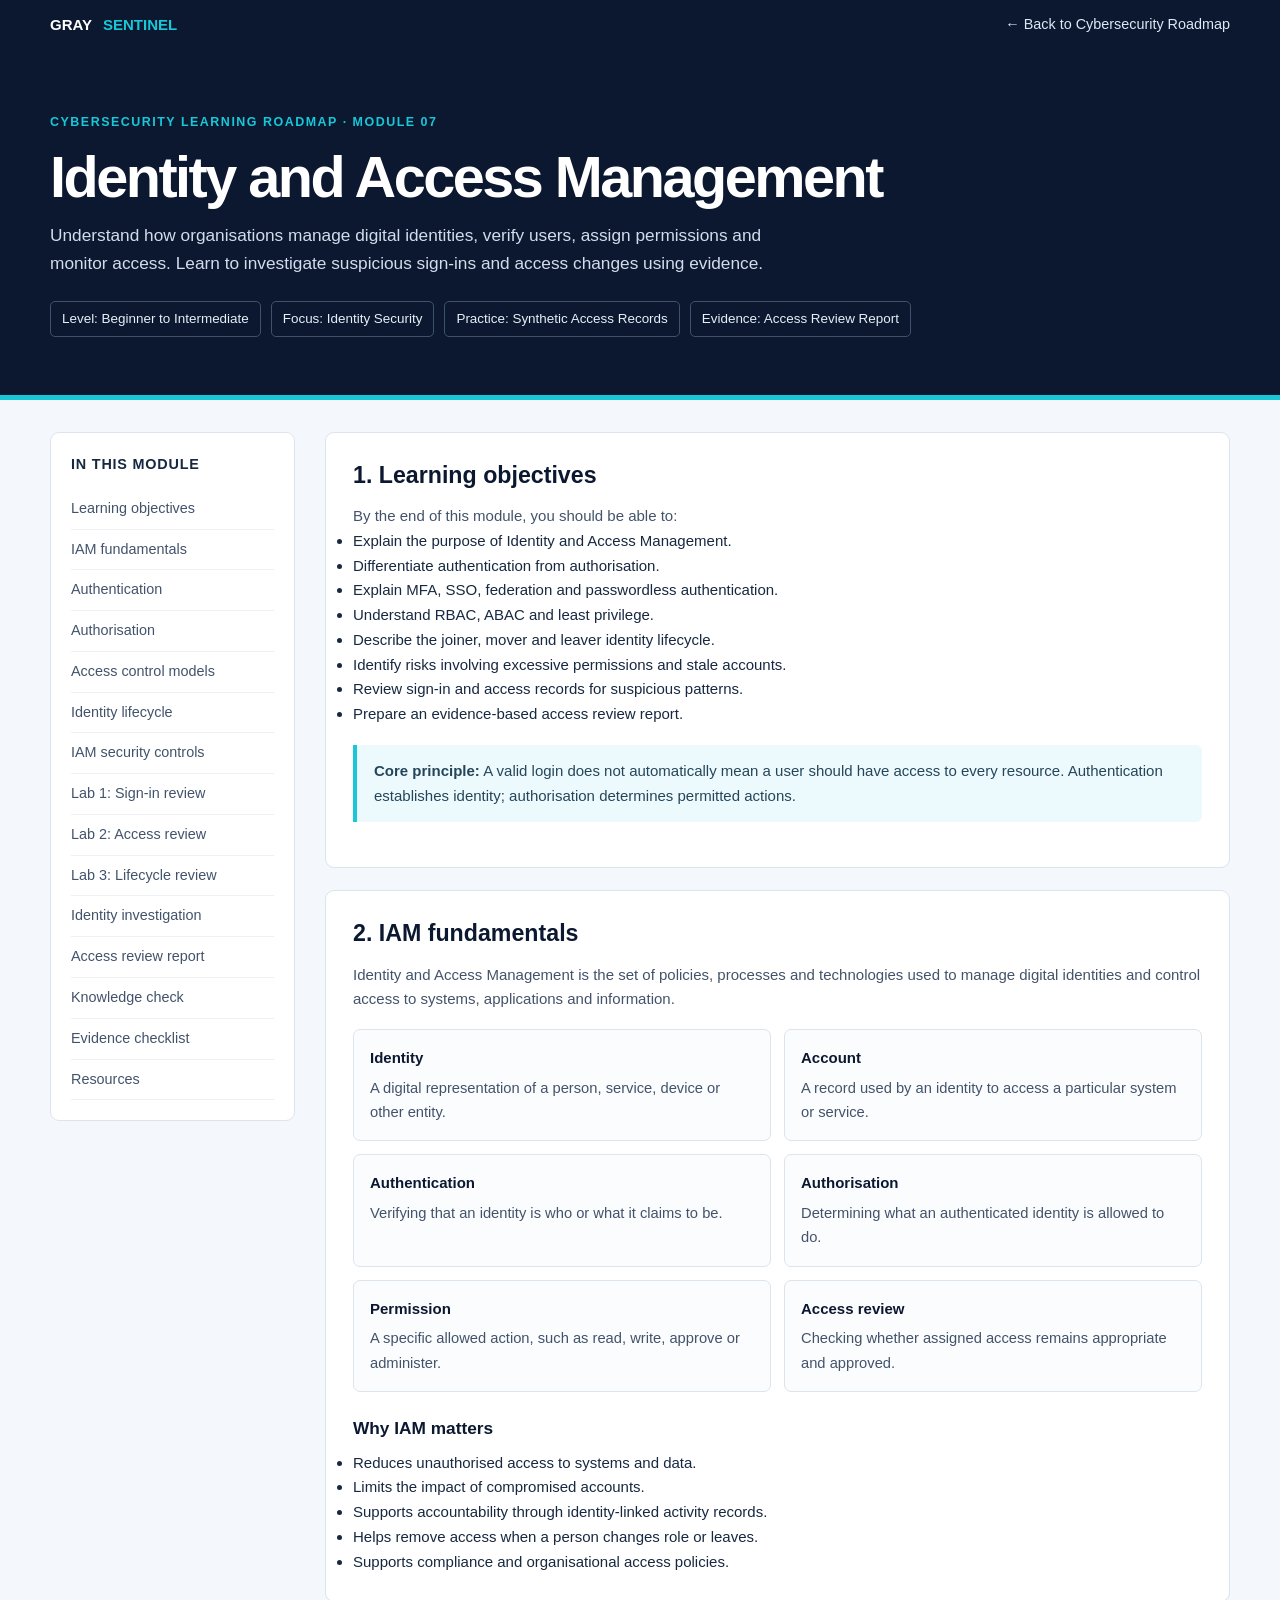
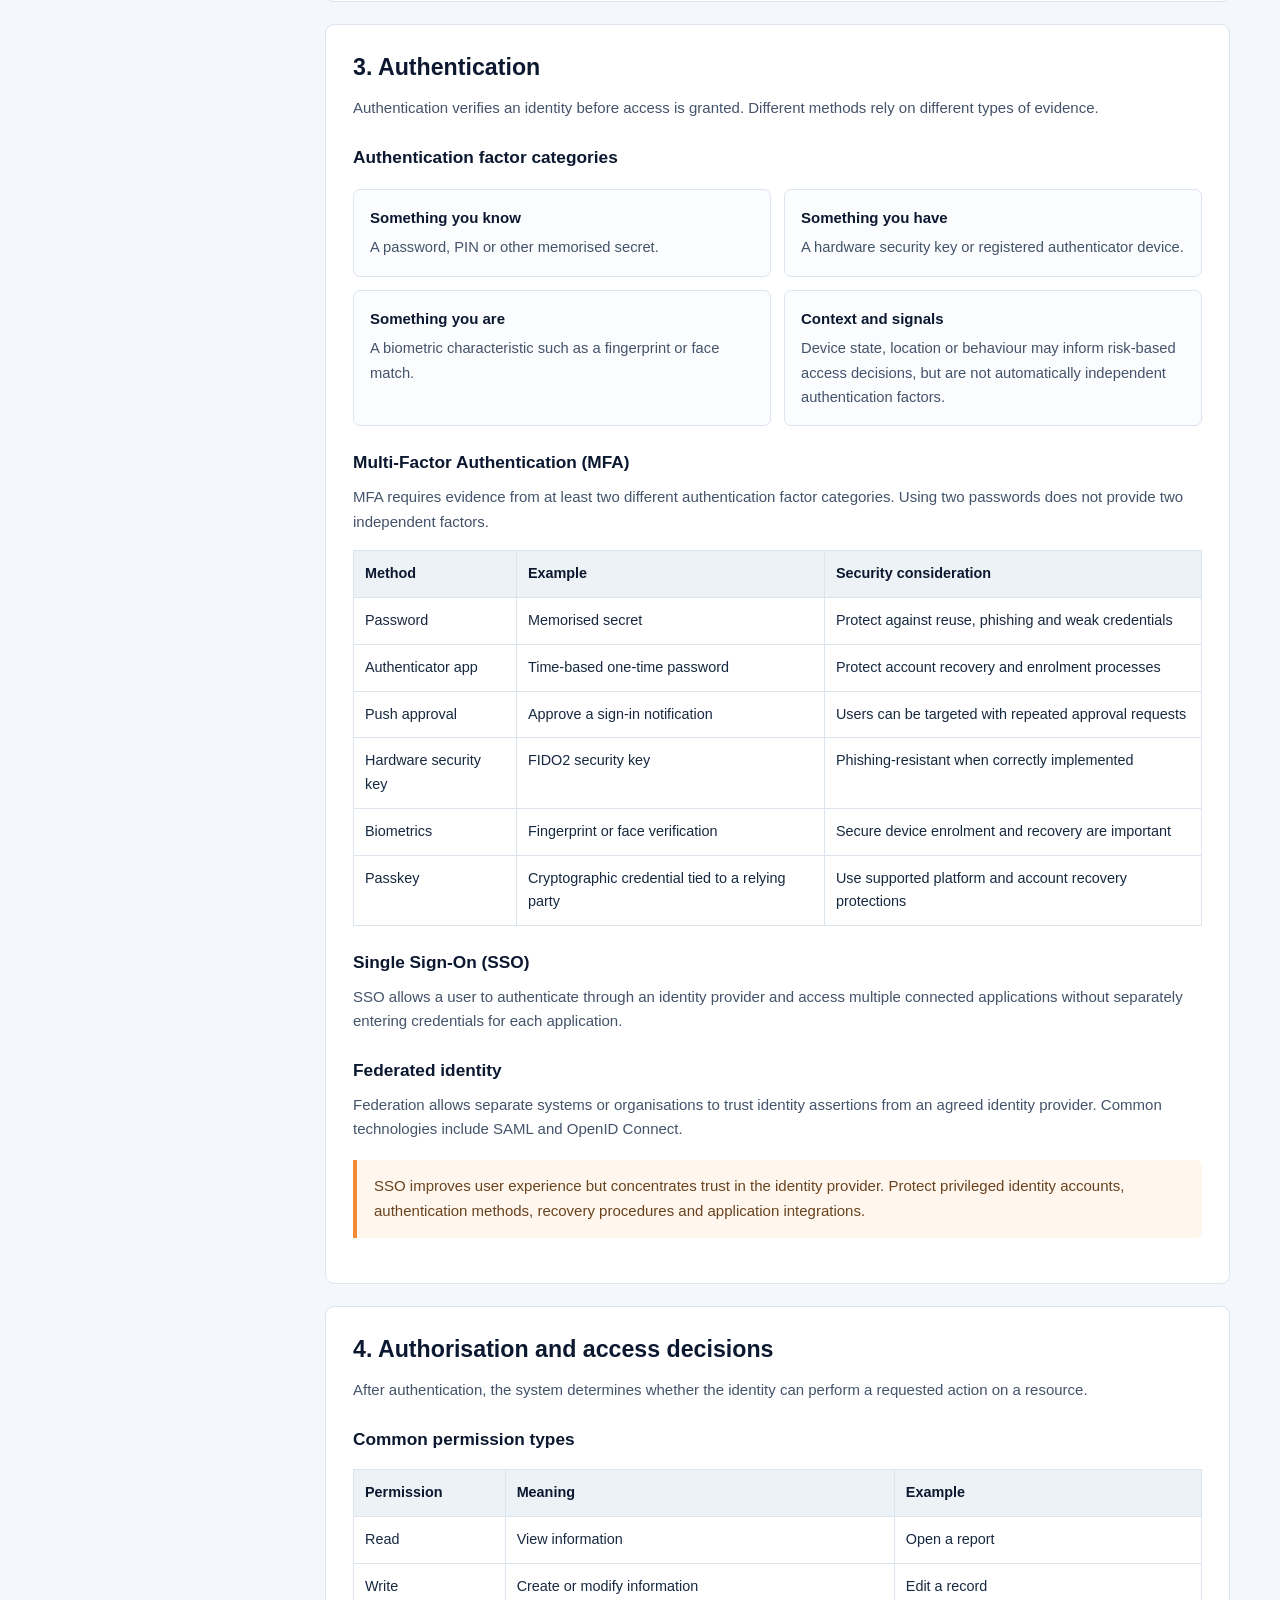
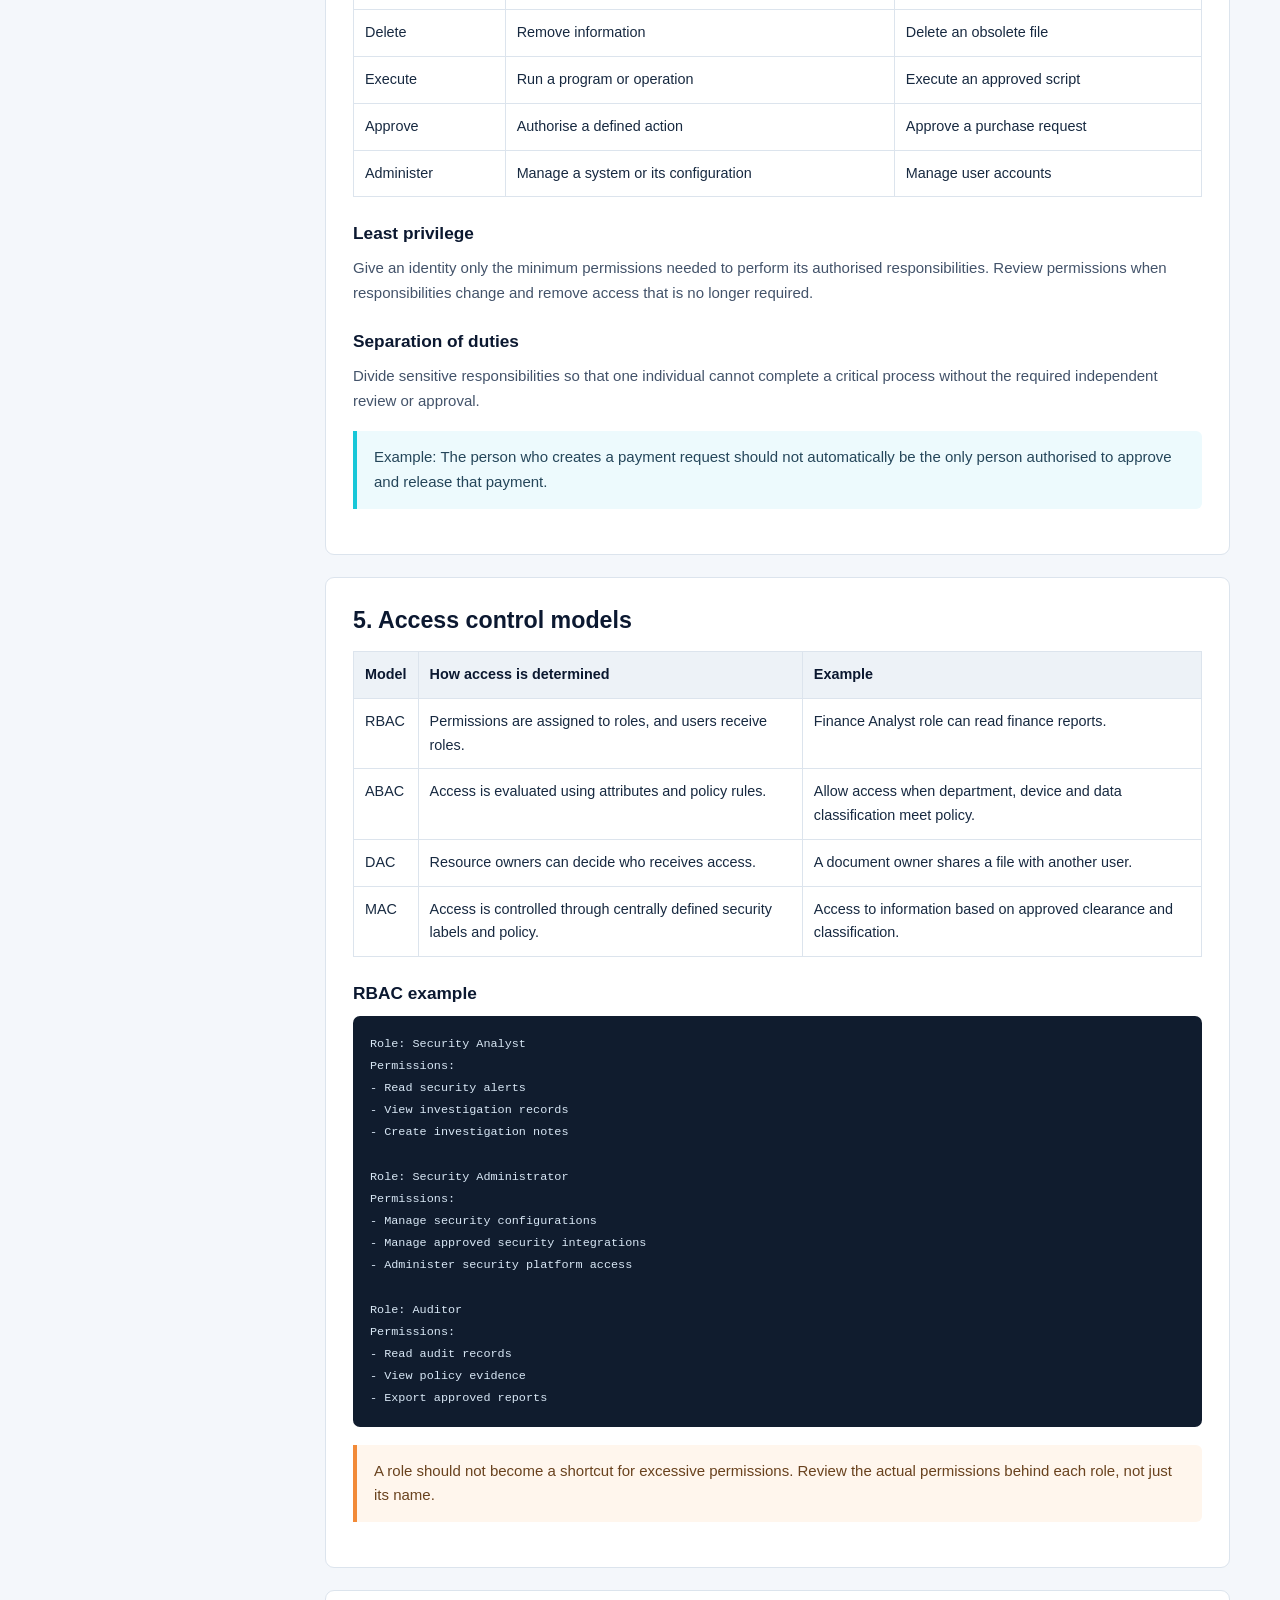
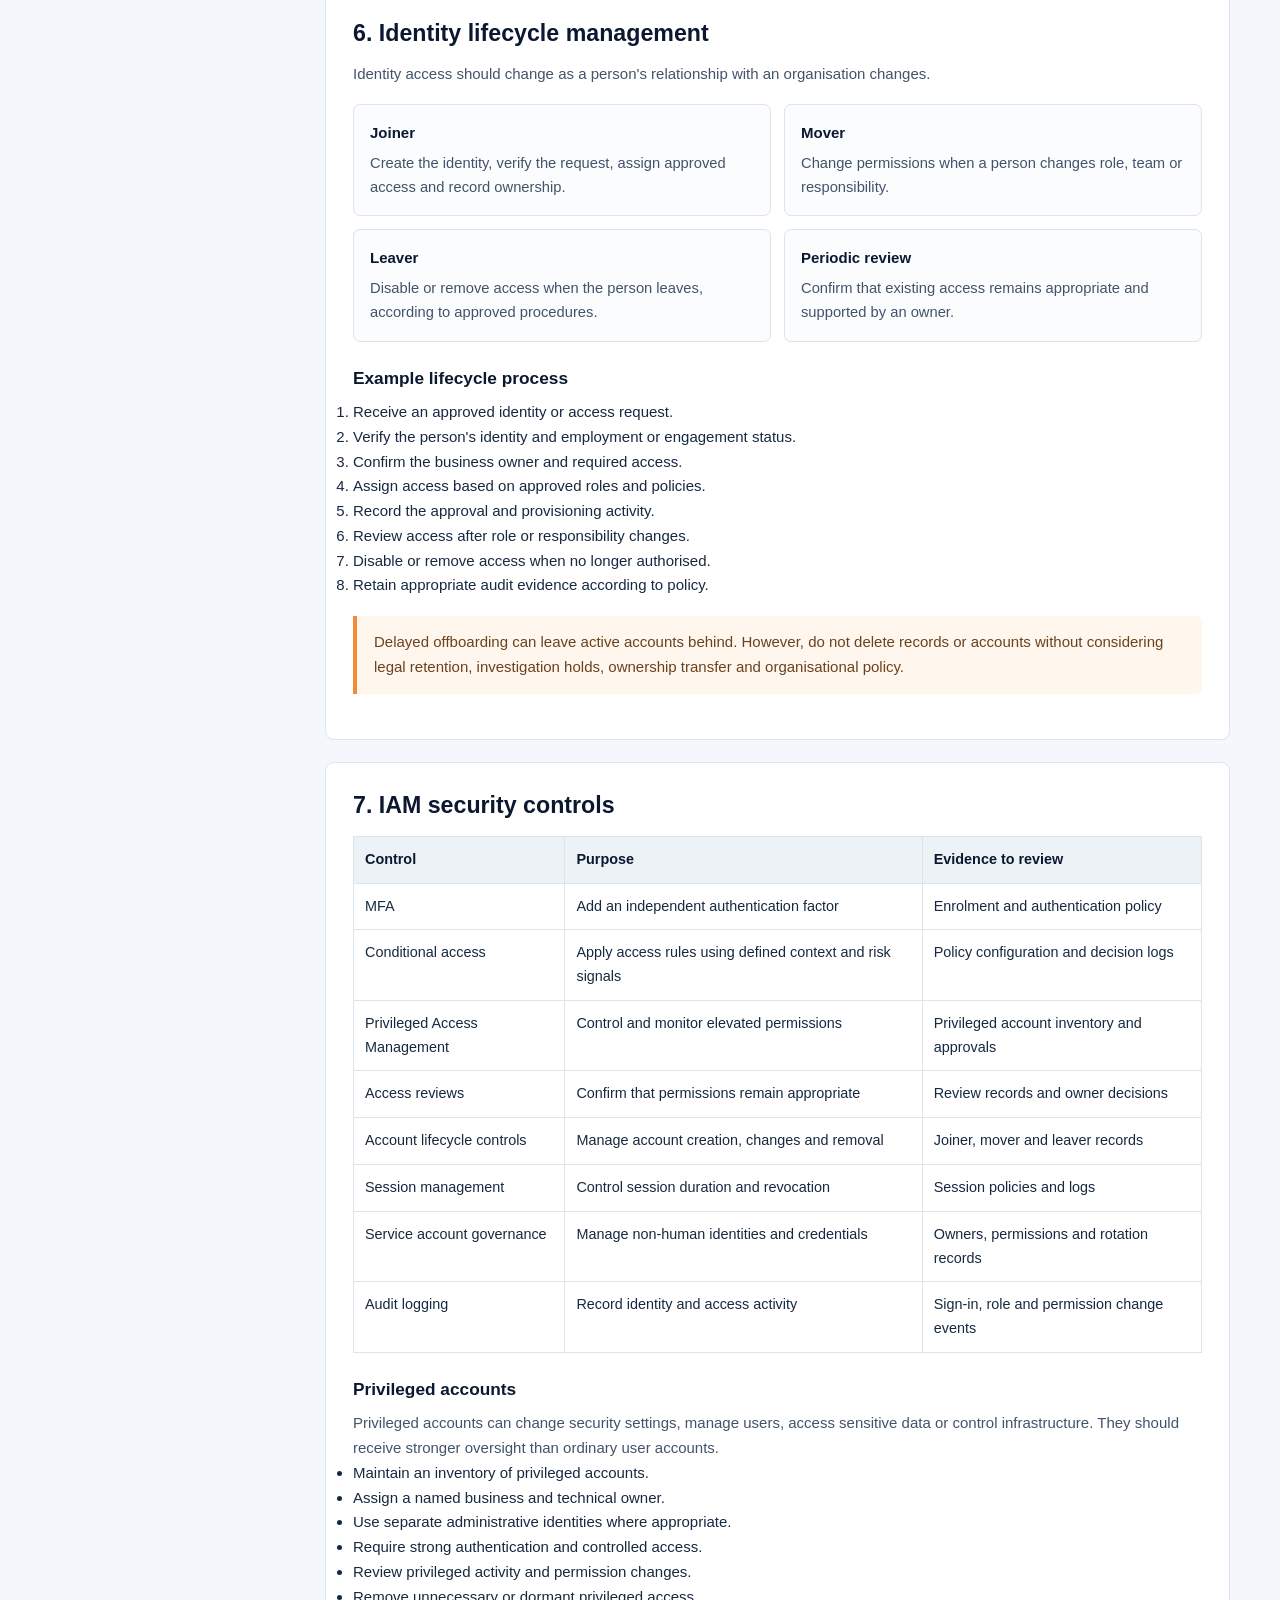
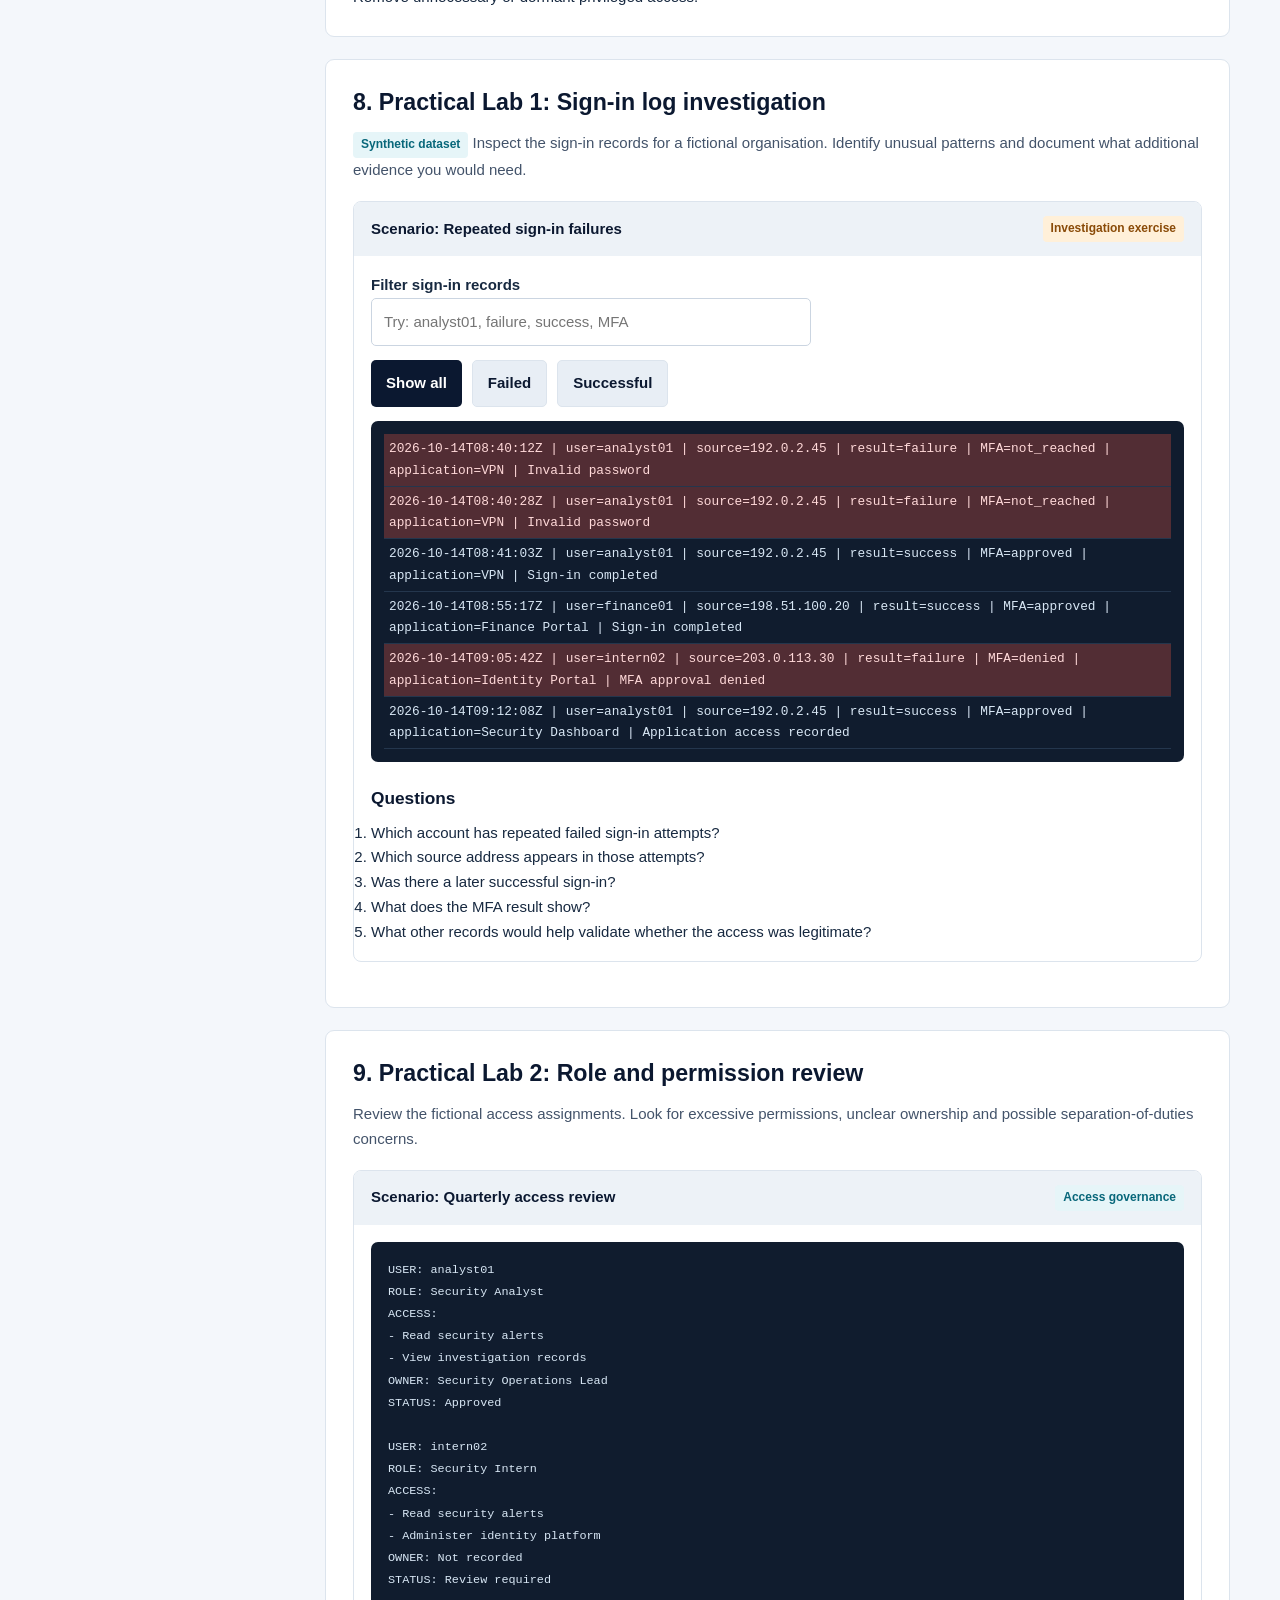
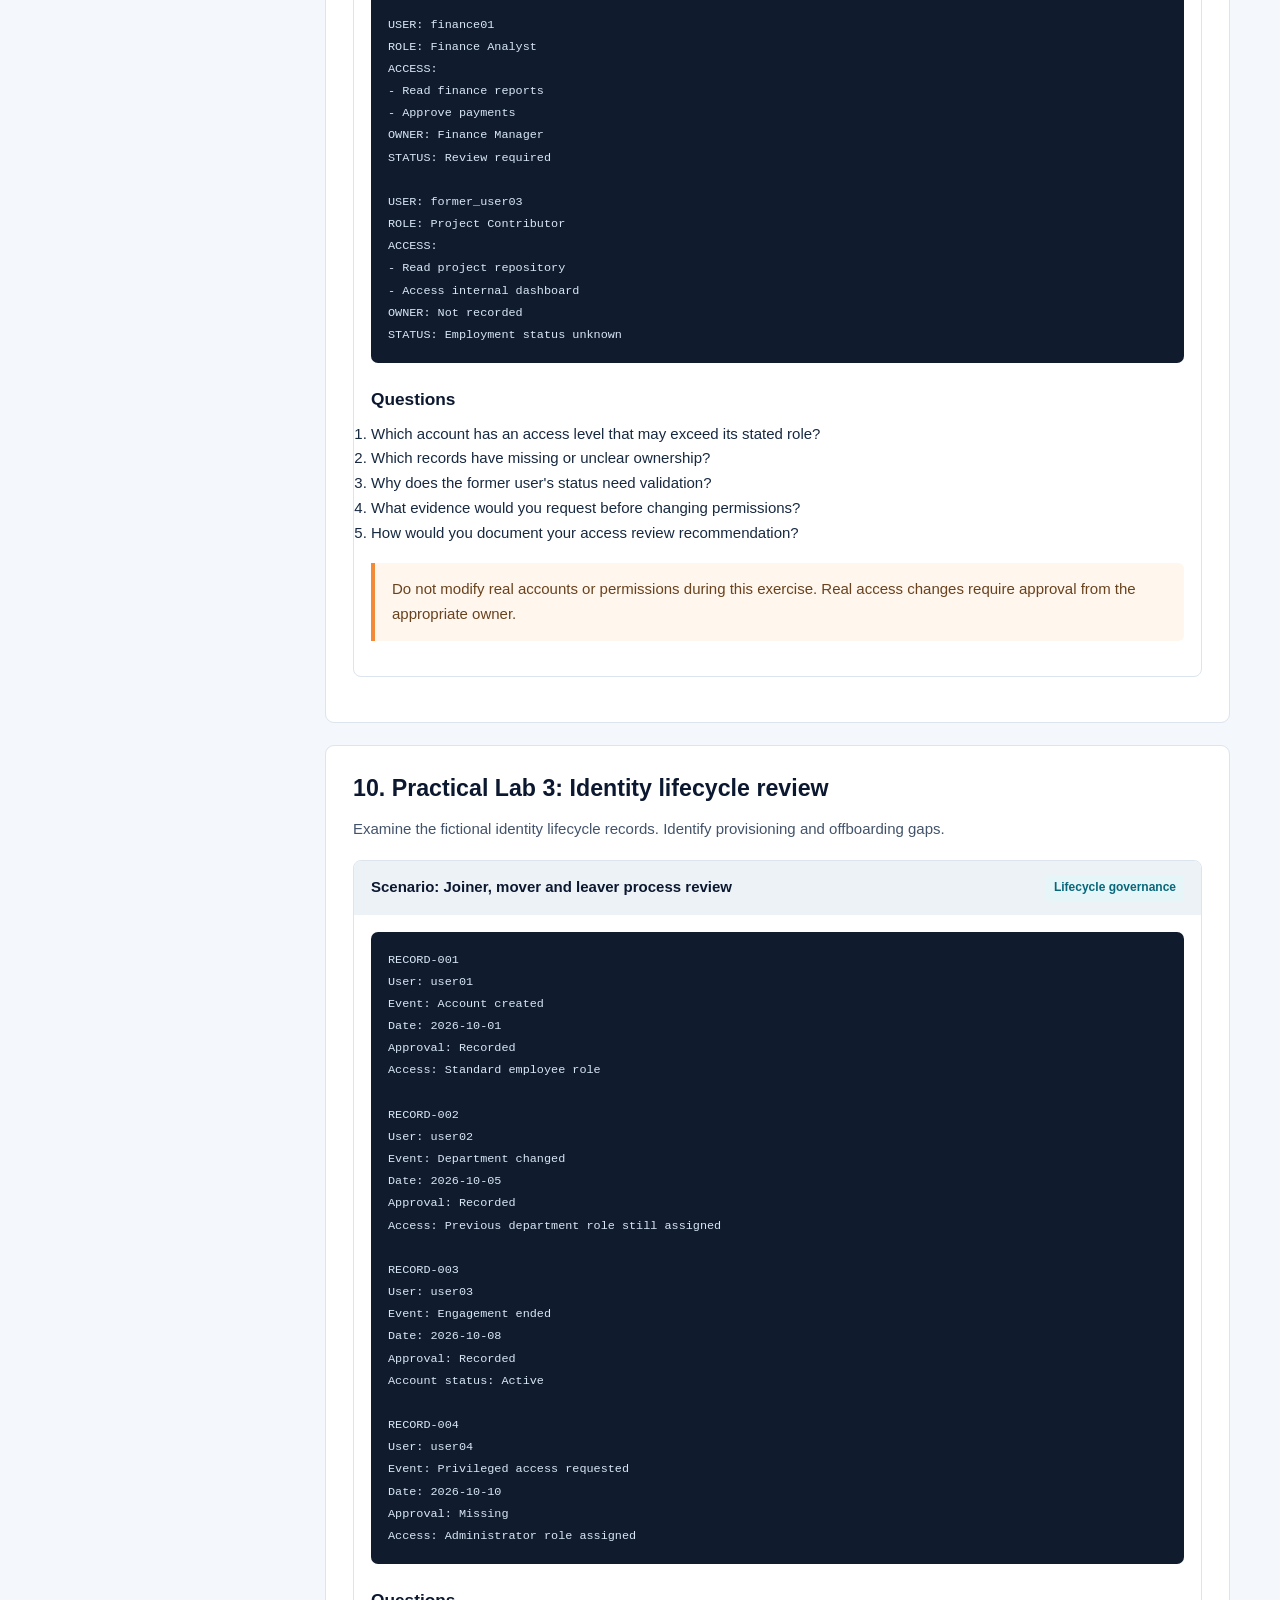
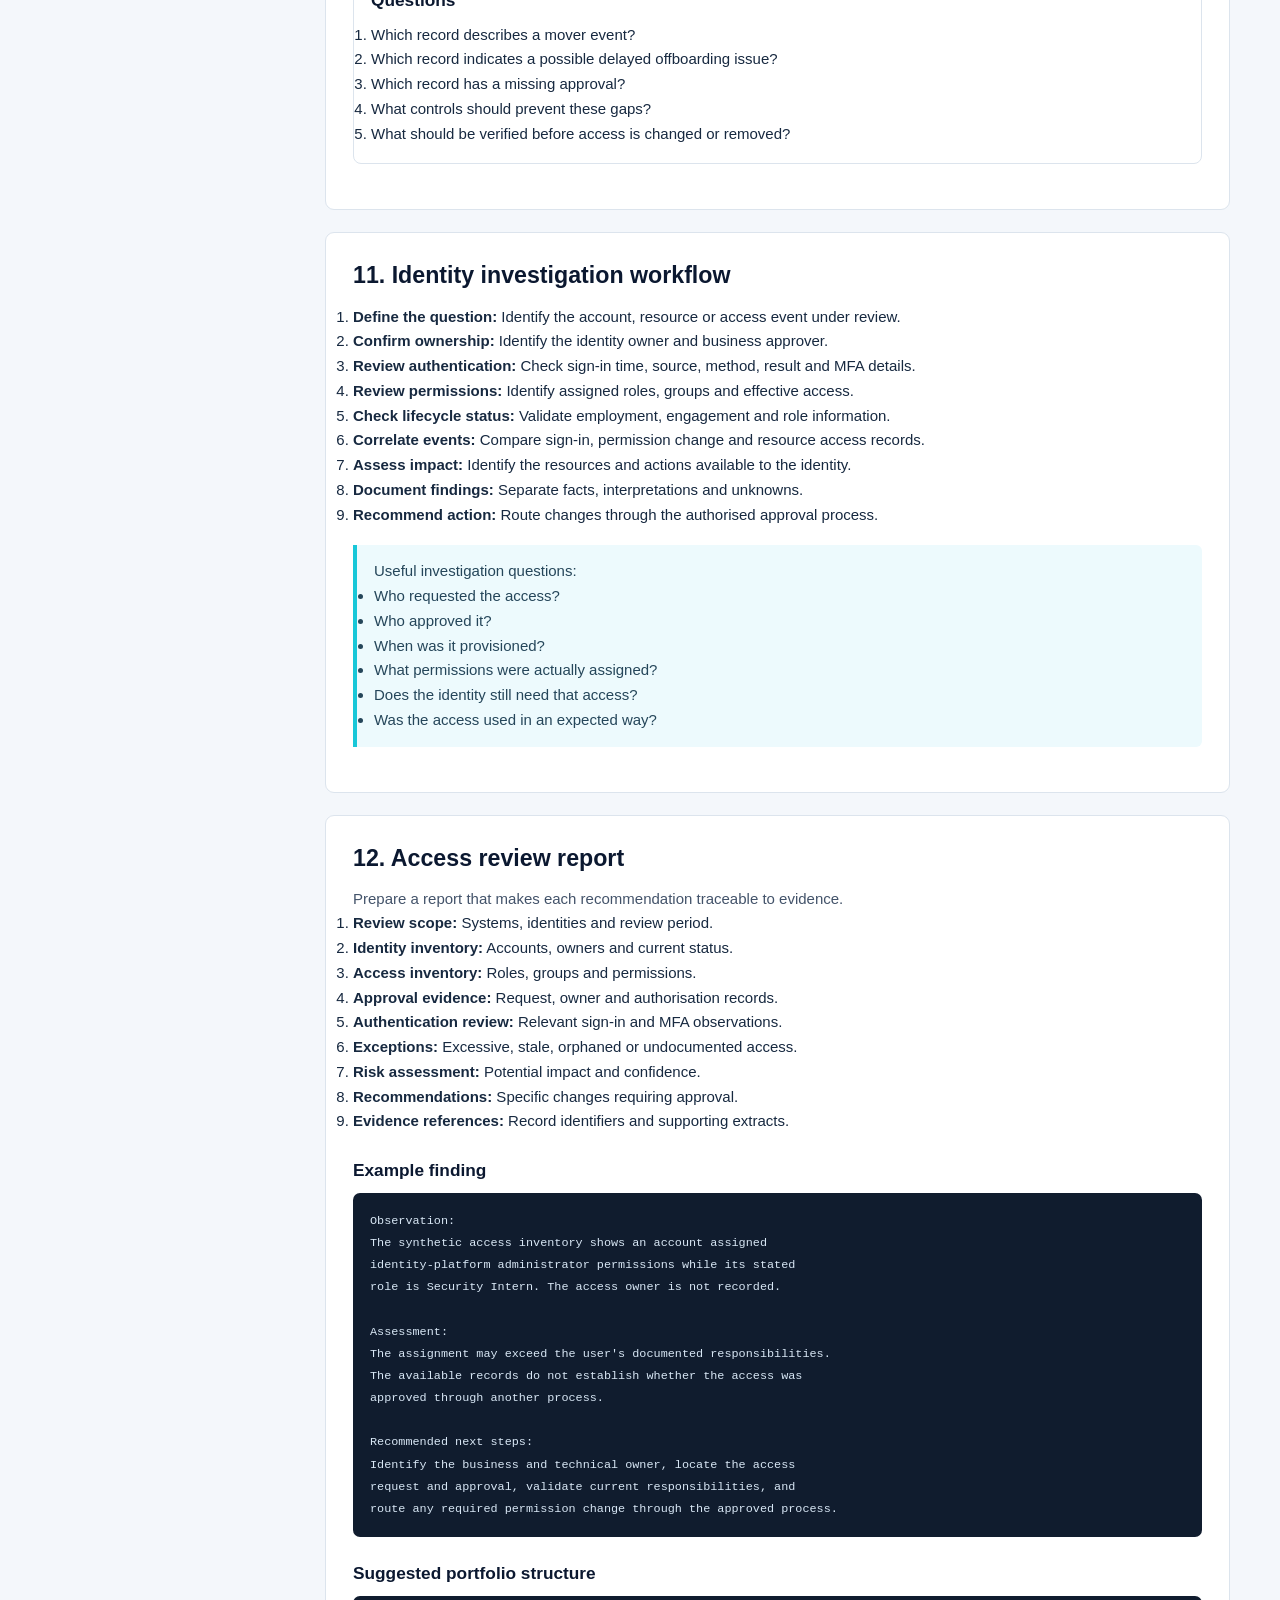
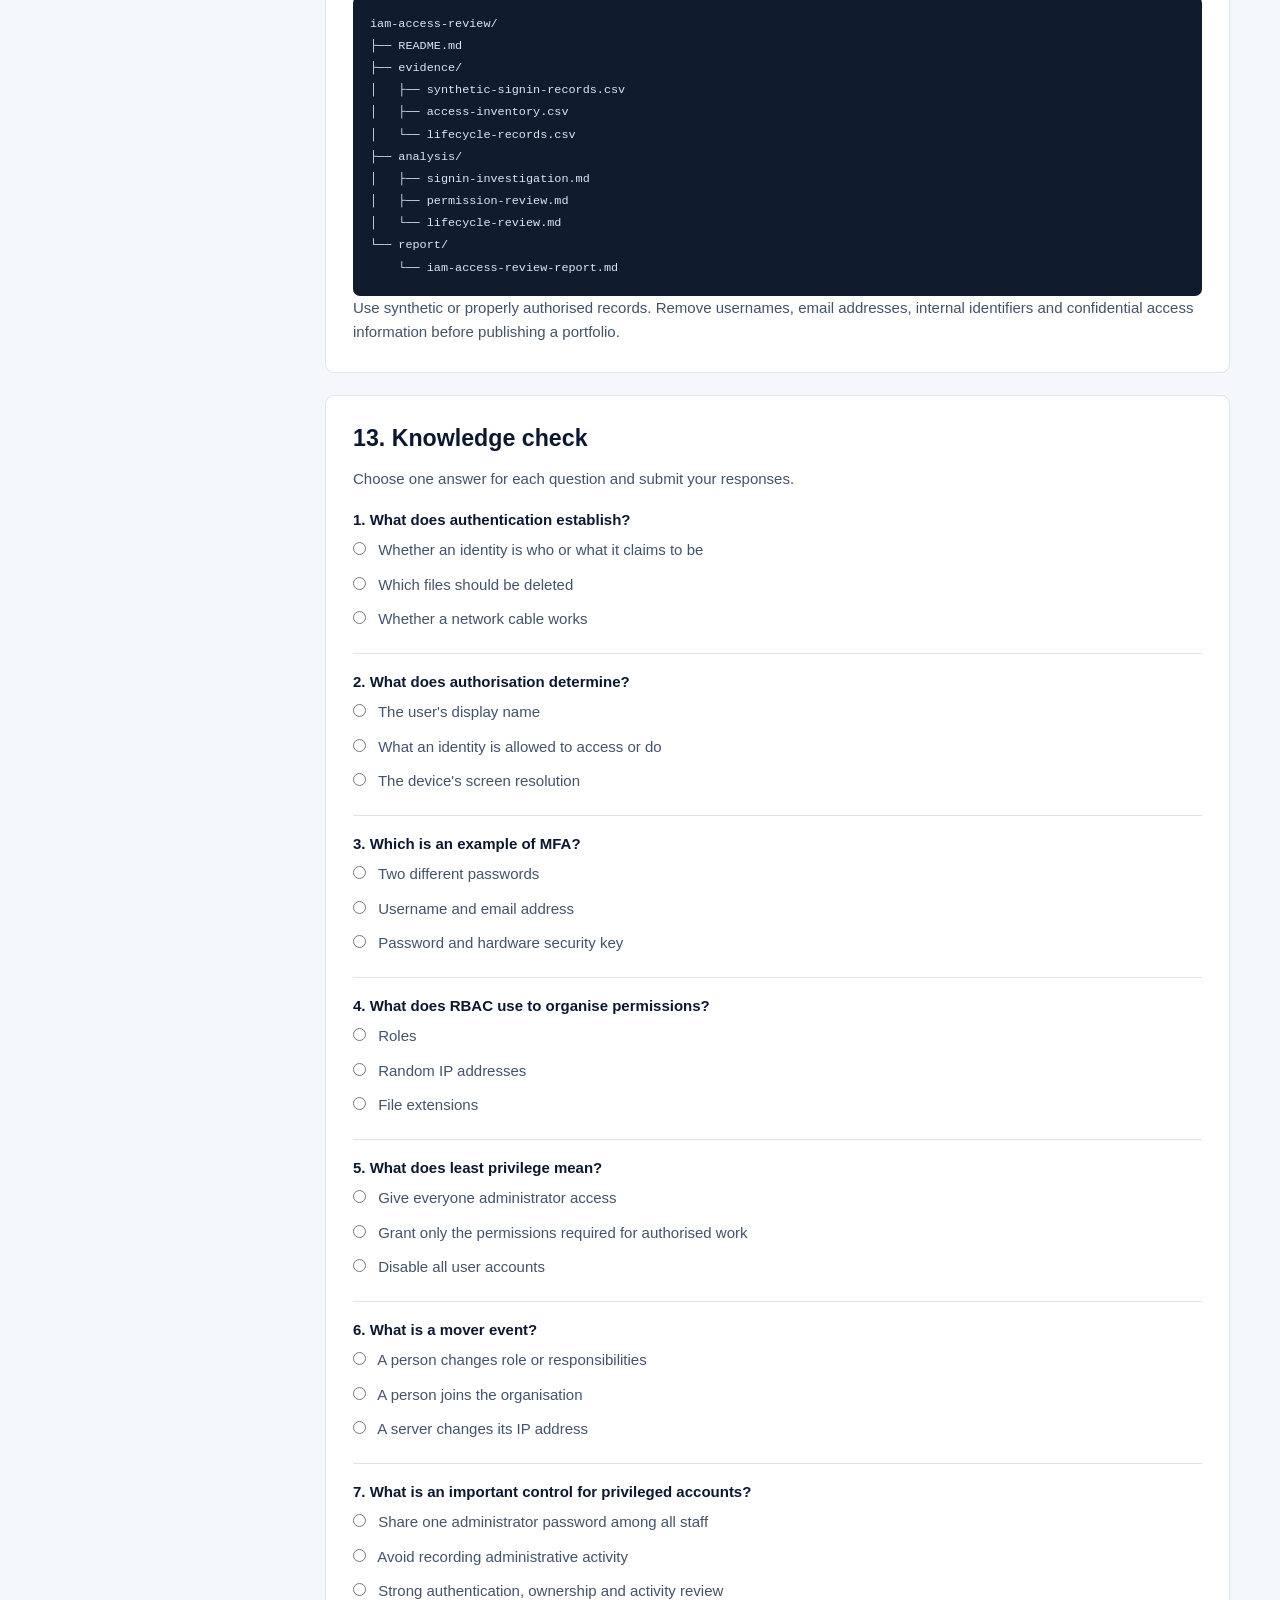
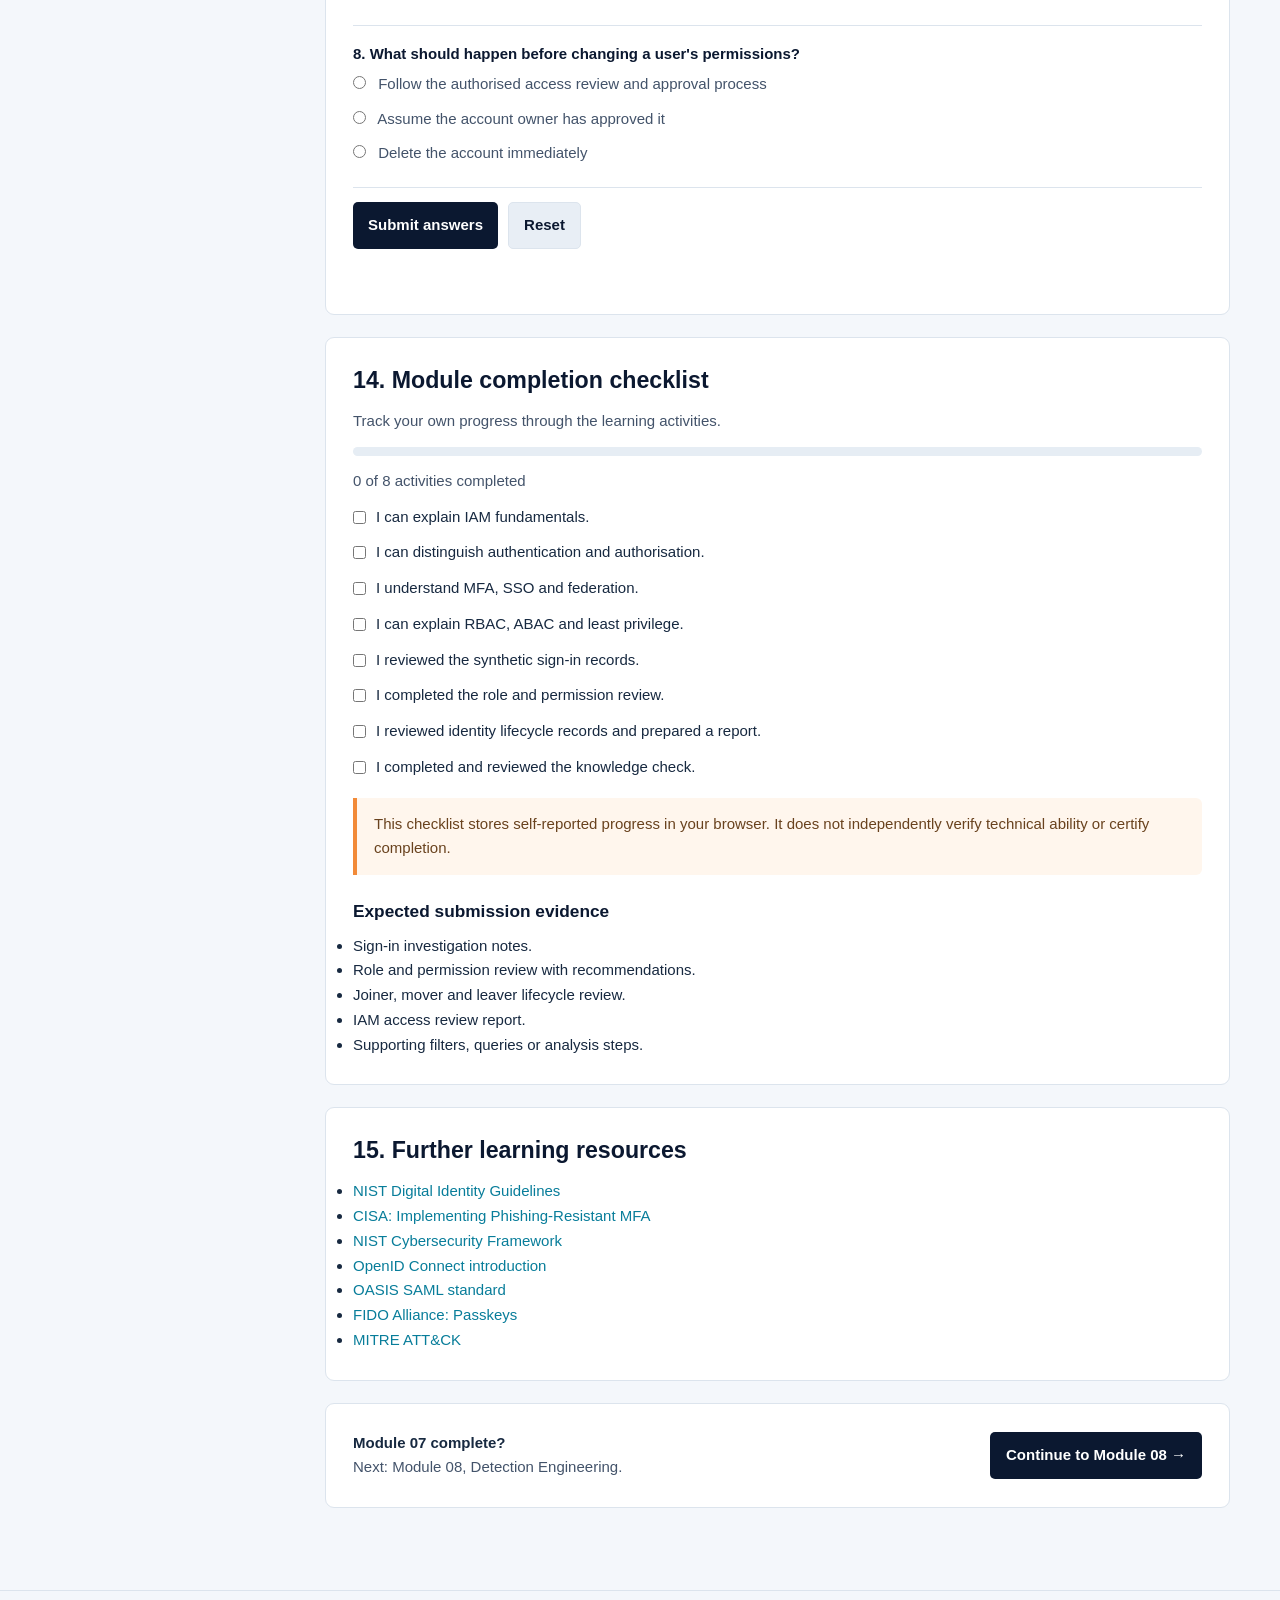
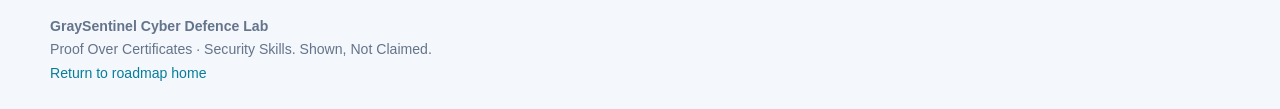
<file: modules/07-identity-access-management/index.html>
<!DOCTYPE html>
<html lang="en">
<head>
  <meta charset="UTF-8">
  <meta name="viewport" content="width=device-width, initial-scale=1.0">
  <meta name="description" content="Learn Identity and Access Management, authentication, authorisation, MFA, RBAC, least privilege, identity lifecycle and access investigation with GraySentinel.">
  <meta name="theme-color" content="#0B1830">
  <title>Module 07: Identity and Access Management | GraySentinel</title>
  <link rel="stylesheet" href="../../assets/css/style.css">

  <style>
    :root {
      --navy: #0b1830;
      --cyan: #18c7d8;
      --orange: #f28a38;
      --ink: #172940;
      --muted: #64748b;
      --border: #dce4ed;
      --bg: #f4f7fb;
      --green: #16865b;
      --red: #c43d4b;
    }

    * { box-sizing: border-box; }

    body {
      margin: 0;
      background: var(--bg);
      color: var(--ink);
      font-family: Arial, Helvetica, sans-serif;
      line-height: 1.65;
    }

    a { color: #087d9a; }

    .shell {
      width: min(1180px, calc(100% - 36px));
      margin: auto;
    }

    .topbar {
      background: var(--navy);
      color: white;
      padding: 13px 0;
    }

    .topbar-inner {
      display: flex;
      justify-content: space-between;
      align-items: center;
      flex-wrap: wrap;
      gap: 15px;
    }

    .brand {
      color: white;
      font-weight: 800;
      text-decoration: none;
    }

    .brand span { color: var(--cyan); }

    .back-link {
      color: #dce8f5;
      text-decoration: none;
      font-size: .9rem;
    }

    .hero {
      background: var(--navy);
      color: white;
      padding: 58px 0;
      border-bottom: 5px solid var(--cyan);
    }

    .eyebrow {
      color: var(--cyan);
      font-size: .78rem;
      font-weight: 800;
      letter-spacing: 1.5px;
      text-transform: uppercase;
    }

    .hero h1 {
      max-width: 850px;
      margin: 12px 0;
      font-size: clamp(2.1rem, 5vw, 3.6rem);
      line-height: 1.1;
    }

    .hero p {
      max-width: 760px;
      color: #d2ddec;
      font-size: 1.08rem;
    }

    .meta {
      display: flex;
      flex-wrap: wrap;
      gap: 10px;
      margin-top: 23px;
    }

    .meta span {
      border: 1px solid #40516a;
      border-radius: 5px;
      padding: 6px 11px;
      color: #e7eff8;
      font-size: .84rem;
    }

    .layout {
      display: grid;
      grid-template-columns: 245px minmax(0, 1fr);
      gap: 30px;
      align-items: start;
      padding-top: 32px;
      padding-bottom: 60px;
    }

    .sidebar {
      position: sticky;
      top: 20px;
      background: white;
      border: 1px solid var(--border);
      border-radius: 9px;
      padding: 20px;
    }

    .sidebar h2 {
      margin: 0 0 12px;
      font-size: .9rem;
      text-transform: uppercase;
      letter-spacing: .8px;
    }

    .sidebar a {
      display: block;
      padding: 8px 0;
      color: #42536b;
      font-size: .9rem;
      text-decoration: none;
      border-bottom: 1px solid #edf1f5;
    }

    .sidebar a:hover { color: #087d9a; }

    .content { min-width: 0; }

    .section {
      background: white;
      border: 1px solid var(--border);
      border-radius: 9px;
      padding: 27px;
      margin-bottom: 22px;
      scroll-margin-top: 20px;
    }

    .section h2 {
      margin: 0 0 14px;
      color: var(--navy);
      font-size: 1.45rem;
      line-height: 1.3;
    }

    .section h3 {
      color: var(--navy);
      margin: 22px 0 8px;
      font-size: 1.08rem;
    }

    .section p { color: #43536a; }

    .callout {
      border-left: 4px solid var(--cyan);
      background: #edfafd;
      padding: 14px 17px;
      border-radius: 0 6px 6px 0;
      margin: 18px 0;
      color: #25465a;
    }

    .warning {
      border-left-color: var(--orange);
      background: #fff6ed;
      color: #69421e;
    }

    .concept-grid {
      display: grid;
      grid-template-columns: repeat(2, minmax(0, 1fr));
      gap: 13px;
      margin-top: 17px;
    }

    .concept {
      border: 1px solid var(--border);
      border-radius: 7px;
      padding: 16px;
      background: #fbfcfe;
    }

    .concept strong {
      display: block;
      color: var(--navy);
      margin-bottom: 5px;
    }

    .concept p {
      margin: 0;
      font-size: .92rem;
    }

    .table-wrap {
      overflow-x: auto;
      margin: 16px 0;
    }

    table {
      width: 100%;
      min-width: 560px;
      border-collapse: collapse;
      font-size: .9rem;
    }

    th, td {
      border: 1px solid var(--border);
      padding: 11px;
      text-align: left;
      vertical-align: top;
    }

    th {
      background: #edf2f7;
      color: var(--navy);
    }

    code {
      background: #edf2f7;
      padding: 2px 5px;
      border-radius: 3px;
      font-size: .88em;
    }

    pre {
      overflow-x: auto;
      background: #101c2e;
      color: #d8e7f5;
      border-radius: 7px;
      padding: 17px;
      font-size: .84rem;
      line-height: 1.65;
    }

    pre code {
      background: transparent;
      color: inherit;
      padding: 0;
    }

    .lab {
      border: 1px solid var(--border);
      border-radius: 8px;
      margin: 18px 0;
      overflow: hidden;
    }

    .lab-header {
      background: #edf2f7;
      padding: 14px 17px;
      display: flex;
      justify-content: space-between;
      gap: 10px;
      align-items: center;
      flex-wrap: wrap;
    }

    .lab-header strong { color: var(--navy); }

    .lab-body { padding: 17px; }

    .tag {
      display: inline-block;
      border-radius: 4px;
      padding: 3px 8px;
      font-size: .75rem;
      font-weight: 800;
      background: #e6f5f8;
      color: #08677a;
    }

    .tag.warning {
      background: #fff0d9;
      color: #8a4b08;
    }

    .controls {
      display: flex;
      flex-wrap: wrap;
      gap: 10px;
      margin: 14px 0;
    }

    .module-button {
      border: 0;
      border-radius: 5px;
      padding: 10px 15px;
      background: var(--navy);
      color: white;
      font-weight: 700;
      cursor: pointer;
    }

    .module-button.secondary {
      background: #e8eef5;
      color: var(--navy);
      border: 1px solid var(--border);
    }

    .module-button:hover { opacity: .88; }

    .filter-input {
      width: 100%;
      max-width: 440px;
      padding: 11px 12px;
      border: 1px solid #cbd5e1;
      border-radius: 5px;
      font: inherit;
      background: white;
      color: var(--ink);
    }

    .output {
      max-height: 350px;
      overflow: auto;
      background: #101c2e;
      color: #d8e7f5;
      border-radius: 7px;
      padding: 13px;
      font: .8rem/1.7 Consolas, Monaco, monospace;
    }

    .output-line {
      display: block;
      padding: 4px 5px;
      border-bottom: 1px solid #24364d;
      overflow-wrap: anywhere;
    }

    .output-line.alert {
      background: #522d34;
      color: #ffd9d9;
    }

    .quiz-question {
      padding: 16px 0;
      border-bottom: 1px solid var(--border);
    }

    .quiz-question:last-child { border-bottom: 0; }

    .quiz-question p {
      color: var(--navy);
      font-weight: 700;
    }

    .quiz-question label {
      display: block;
      padding: 5px 0;
      color: #43536a;
      cursor: pointer;
    }

    .quiz-question input { margin-right: 8px; }

    .result {
      min-height: 24px;
      font-weight: 700;
      margin-top: 10px;
    }

    .success { color: var(--green); }
    .error { color: var(--red); }

    .progress-list { list-style: none; padding: 0; }
    .progress-list li { margin: 11px 0; }

    .progress-list label {
      display: flex;
      gap: 10px;
      align-items: flex-start;
      cursor: pointer;
    }

    .progress-list input { margin-top: 6px; }

    .progress-track {
      height: 9px;
      background: #e6edf4;
      border-radius: 10px;
      overflow: hidden;
      margin: 13px 0;
    }

    .progress-fill {
      height: 100%;
      width: 0;
      background: var(--green);
      transition: width .2s ease;
    }

    .next-module {
      display: flex;
      justify-content: space-between;
      gap: 16px;
      flex-wrap: wrap;
      align-items: center;
    }

    .next-module a {
      display: inline-block;
      background: var(--navy);
      color: white;
      text-decoration: none;
      padding: 11px 16px;
      border-radius: 5px;
      font-weight: 700;
    }

    .footer {
      border-top: 1px solid var(--border);
      padding: 24px 0;
      color: var(--muted);
      font-size: .88rem;
    }

    @media (max-width: 800px) {
      .layout { grid-template-columns: 1fr; }
      .sidebar { position: static; }
      .sidebar nav {
        display: grid;
        grid-template-columns: repeat(2, minmax(0, 1fr));
        gap: 0 15px;
      }
    }

    @media (max-width: 520px) {
      .shell { width: min(100% - 24px, 1180px); }
      .hero { padding: 42px 0; }
      .section { padding: 19px; }
      .concept-grid { grid-template-columns: 1fr; }
      .sidebar nav { grid-template-columns: 1fr; }
    }
  </style>
</head>

<body>

<header class="topbar">
  <div class="shell topbar-inner">
    <a class="brand" href="../../index.html">GRAY<span>SENTINEL</span></a>
    <a class="back-link" href="../../index.html">← Back to Cybersecurity Roadmap</a>
  </div>
</header>

<section class="hero">
  <div class="shell">
    <div class="eyebrow">Cybersecurity Learning Roadmap · Module 07</div>
    <h1>Identity and Access Management</h1>
    <p>
      Understand how organisations manage digital identities, verify users,
      assign permissions and monitor access. Learn to investigate suspicious
      sign-ins and access changes using evidence.
    </p>
    <div class="meta">
      <span>Level: Beginner to Intermediate</span>
      <span>Focus: Identity Security</span>
      <span>Practice: Synthetic Access Records</span>
      <span>Evidence: Access Review Report</span>
    </div>
  </div>
</section>

<main class="shell layout">

  <aside class="sidebar">
    <h2>In this module</h2>
    <nav>
      <a href="#objectives">Learning objectives</a>
      <a href="#fundamentals">IAM fundamentals</a>
      <a href="#authentication">Authentication</a>
      <a href="#authorisation">Authorisation</a>
      <a href="#models">Access control models</a>
      <a href="#lifecycle">Identity lifecycle</a>
      <a href="#controls">IAM security controls</a>
      <a href="#lab1">Lab 1: Sign-in review</a>
      <a href="#lab2">Lab 2: Access review</a>
      <a href="#lab3">Lab 3: Lifecycle review</a>
      <a href="#investigation">Identity investigation</a>
      <a href="#report">Access review report</a>
      <a href="#quiz">Knowledge check</a>
      <a href="#evidence">Evidence checklist</a>
      <a href="#resources">Resources</a>
    </nav>
  </aside>

  <div class="content">

    <section class="section" id="objectives">
      <h2>1. Learning objectives</h2>
      <p>By the end of this module, you should be able to:</p>
      <ul>
        <li>Explain the purpose of Identity and Access Management.</li>
        <li>Differentiate authentication from authorisation.</li>
        <li>Explain MFA, SSO, federation and passwordless authentication.</li>
        <li>Understand RBAC, ABAC and least privilege.</li>
        <li>Describe the joiner, mover and leaver identity lifecycle.</li>
        <li>Identify risks involving excessive permissions and stale accounts.</li>
        <li>Review sign-in and access records for suspicious patterns.</li>
        <li>Prepare an evidence-based access review report.</li>
      </ul>

      <div class="callout">
        <strong>Core principle:</strong> A valid login does not automatically
        mean a user should have access to every resource. Authentication
        establishes identity; authorisation determines permitted actions.
      </div>
    </section>

    <section class="section" id="fundamentals">
      <h2>2. IAM fundamentals</h2>
      <p>
        Identity and Access Management is the set of policies, processes and
        technologies used to manage digital identities and control access to
        systems, applications and information.
      </p>

      <div class="concept-grid">
        <div class="concept">
          <strong>Identity</strong>
          <p>A digital representation of a person, service, device or other entity.</p>
        </div>
        <div class="concept">
          <strong>Account</strong>
          <p>A record used by an identity to access a particular system or service.</p>
        </div>
        <div class="concept">
          <strong>Authentication</strong>
          <p>Verifying that an identity is who or what it claims to be.</p>
        </div>
        <div class="concept">
          <strong>Authorisation</strong>
          <p>Determining what an authenticated identity is allowed to do.</p>
        </div>
        <div class="concept">
          <strong>Permission</strong>
          <p>A specific allowed action, such as read, write, approve or administer.</p>
        </div>
        <div class="concept">
          <strong>Access review</strong>
          <p>Checking whether assigned access remains appropriate and approved.</p>
        </div>
      </div>

      <h3>Why IAM matters</h3>
      <ul>
        <li>Reduces unauthorised access to systems and data.</li>
        <li>Limits the impact of compromised accounts.</li>
        <li>Supports accountability through identity-linked activity records.</li>
        <li>Helps remove access when a person changes role or leaves.</li>
        <li>Supports compliance and organisational access policies.</li>
      </ul>
    </section>

    <section class="section" id="authentication">
      <h2>3. Authentication</h2>
      <p>
        Authentication verifies an identity before access is granted.
        Different methods rely on different types of evidence.
      </p>

      <h3>Authentication factor categories</h3>
      <div class="concept-grid">
        <div class="concept">
          <strong>Something you know</strong>
          <p>A password, PIN or other memorised secret.</p>
        </div>
        <div class="concept">
          <strong>Something you have</strong>
          <p>A hardware security key or registered authenticator device.</p>
        </div>
        <div class="concept">
          <strong>Something you are</strong>
          <p>A biometric characteristic such as a fingerprint or face match.</p>
        </div>
        <div class="concept">
          <strong>Context and signals</strong>
          <p>Device state, location or behaviour may inform risk-based access decisions, but are not automatically independent authentication factors.</p>
        </div>
      </div>

      <h3>Multi-Factor Authentication (MFA)</h3>
      <p>
        MFA requires evidence from at least two different authentication
        factor categories. Using two passwords does not provide two
        independent factors.
      </p>

      <div class="table-wrap">
        <table>
          <thead>
            <tr><th>Method</th><th>Example</th><th>Security consideration</th></tr>
          </thead>
          <tbody>
            <tr><td>Password</td><td>Memorised secret</td><td>Protect against reuse, phishing and weak credentials</td></tr>
            <tr><td>Authenticator app</td><td>Time-based one-time password</td><td>Protect account recovery and enrolment processes</td></tr>
            <tr><td>Push approval</td><td>Approve a sign-in notification</td><td>Users can be targeted with repeated approval requests</td></tr>
            <tr><td>Hardware security key</td><td>FIDO2 security key</td><td>Phishing-resistant when correctly implemented</td></tr>
            <tr><td>Biometrics</td><td>Fingerprint or face verification</td><td>Secure device enrolment and recovery are important</td></tr>
            <tr><td>Passkey</td><td>Cryptographic credential tied to a relying party</td><td>Use supported platform and account recovery protections</td></tr>
          </tbody>
        </table>
      </div>

      <h3>Single Sign-On (SSO)</h3>
      <p>
        SSO allows a user to authenticate through an identity provider and
        access multiple connected applications without separately entering
        credentials for each application.
      </p>

      <h3>Federated identity</h3>
      <p>
        Federation allows separate systems or organisations to trust
        identity assertions from an agreed identity provider. Common
        technologies include SAML and OpenID Connect.
      </p>

      <div class="callout warning">
        SSO improves user experience but concentrates trust in the identity
        provider. Protect privileged identity accounts, authentication
        methods, recovery procedures and application integrations.
      </div>
    </section>

    <section class="section" id="authorisation">
      <h2>4. Authorisation and access decisions</h2>
      <p>
        After authentication, the system determines whether the identity
        can perform a requested action on a resource.
      </p>

      <h3>Common permission types</h3>
      <div class="table-wrap">
        <table>
          <thead>
            <tr><th>Permission</th><th>Meaning</th><th>Example</th></tr>
          </thead>
          <tbody>
            <tr><td>Read</td><td>View information</td><td>Open a report</td></tr>
            <tr><td>Write</td><td>Create or modify information</td><td>Edit a record</td></tr>
            <tr><td>Delete</td><td>Remove information</td><td>Delete an obsolete file</td></tr>
            <tr><td>Execute</td><td>Run a program or operation</td><td>Execute an approved script</td></tr>
            <tr><td>Approve</td><td>Authorise a defined action</td><td>Approve a purchase request</td></tr>
            <tr><td>Administer</td><td>Manage a system or its configuration</td><td>Manage user accounts</td></tr>
          </tbody>
        </table>
      </div>

      <h3>Least privilege</h3>
      <p>
        Give an identity only the minimum permissions needed to perform its
        authorised responsibilities. Review permissions when responsibilities
        change and remove access that is no longer required.
      </p>

      <h3>Separation of duties</h3>
      <p>
        Divide sensitive responsibilities so that one individual cannot
        complete a critical process without the required independent review
        or approval.
      </p>

      <div class="callout">
        Example: The person who creates a payment request should not
        automatically be the only person authorised to approve and release
        that payment.
      </div>
    </section>

    <section class="section" id="models">
      <h2>5. Access control models</h2>

      <div class="table-wrap">
        <table>
          <thead>
            <tr><th>Model</th><th>How access is determined</th><th>Example</th></tr>
          </thead>
          <tbody>
            <tr>
              <td>RBAC</td>
              <td>Permissions are assigned to roles, and users receive roles.</td>
              <td>Finance Analyst role can read finance reports.</td>
            </tr>
            <tr>
              <td>ABAC</td>
              <td>Access is evaluated using attributes and policy rules.</td>
              <td>Allow access when department, device and data classification meet policy.</td>
            </tr>
            <tr>
              <td>DAC</td>
              <td>Resource owners can decide who receives access.</td>
              <td>A document owner shares a file with another user.</td>
            </tr>
            <tr>
              <td>MAC</td>
              <td>Access is controlled through centrally defined security labels and policy.</td>
              <td>Access to information based on approved clearance and classification.</td>
            </tr>
          </tbody>
        </table>
      </div>

      <h3>RBAC example</h3>
      <pre><code>Role: Security Analyst
Permissions:
- Read security alerts
- View investigation records
- Create investigation notes

Role: Security Administrator
Permissions:
- Manage security configurations
- Manage approved security integrations
- Administer security platform access

Role: Auditor
Permissions:
- Read audit records
- View policy evidence
- Export approved reports</code></pre>

      <div class="callout warning">
        A role should not become a shortcut for excessive permissions.
        Review the actual permissions behind each role, not just its name.
      </div>
    </section>

    <section class="section" id="lifecycle">
      <h2>6. Identity lifecycle management</h2>
      <p>
        Identity access should change as a person's relationship with an
        organisation changes.
      </p>

      <div class="concept-grid">
        <div class="concept">
          <strong>Joiner</strong>
          <p>Create the identity, verify the request, assign approved access and record ownership.</p>
        </div>
        <div class="concept">
          <strong>Mover</strong>
          <p>Change permissions when a person changes role, team or responsibility.</p>
        </div>
        <div class="concept">
          <strong>Leaver</strong>
          <p>Disable or remove access when the person leaves, according to approved procedures.</p>
        </div>
        <div class="concept">
          <strong>Periodic review</strong>
          <p>Confirm that existing access remains appropriate and supported by an owner.</p>
        </div>
      </div>

      <h3>Example lifecycle process</h3>
      <ol>
        <li>Receive an approved identity or access request.</li>
        <li>Verify the person's identity and employment or engagement status.</li>
        <li>Confirm the business owner and required access.</li>
        <li>Assign access based on approved roles and policies.</li>
        <li>Record the approval and provisioning activity.</li>
        <li>Review access after role or responsibility changes.</li>
        <li>Disable or remove access when no longer authorised.</li>
        <li>Retain appropriate audit evidence according to policy.</li>
      </ol>

      <div class="callout warning">
        Delayed offboarding can leave active accounts behind. However, do not
        delete records or accounts without considering legal retention,
        investigation holds, ownership transfer and organisational policy.
      </div>
    </section>

    <section class="section" id="controls">
      <h2>7. IAM security controls</h2>

      <div class="table-wrap">
        <table>
          <thead>
            <tr><th>Control</th><th>Purpose</th><th>Evidence to review</th></tr>
          </thead>
          <tbody>
            <tr><td>MFA</td><td>Add an independent authentication factor</td><td>Enrolment and authentication policy</td></tr>
            <tr><td>Conditional access</td><td>Apply access rules using defined context and risk signals</td><td>Policy configuration and decision logs</td></tr>
            <tr><td>Privileged Access Management</td><td>Control and monitor elevated permissions</td><td>Privileged account inventory and approvals</td></tr>
            <tr><td>Access reviews</td><td>Confirm that permissions remain appropriate</td><td>Review records and owner decisions</td></tr>
            <tr><td>Account lifecycle controls</td><td>Manage account creation, changes and removal</td><td>Joiner, mover and leaver records</td></tr>
            <tr><td>Session management</td><td>Control session duration and revocation</td><td>Session policies and logs</td></tr>
            <tr><td>Service account governance</td><td>Manage non-human identities and credentials</td><td>Owners, permissions and rotation records</td></tr>
            <tr><td>Audit logging</td><td>Record identity and access activity</td><td>Sign-in, role and permission change events</td></tr>
          </tbody>
        </table>
      </div>

      <h3>Privileged accounts</h3>
      <p>
        Privileged accounts can change security settings, manage users,
        access sensitive data or control infrastructure. They should receive
        stronger oversight than ordinary user accounts.
      </p>

      <ul>
        <li>Maintain an inventory of privileged accounts.</li>
        <li>Assign a named business and technical owner.</li>
        <li>Use separate administrative identities where appropriate.</li>
        <li>Require strong authentication and controlled access.</li>
        <li>Review privileged activity and permission changes.</li>
        <li>Remove unnecessary or dormant privileged access.</li>
      </ul>
    </section>

    <section class="section" id="lab1">
      <h2>8. Practical Lab 1: Sign-in log investigation</h2>
      <p>
        <span class="tag">Synthetic dataset</span>
        Inspect the sign-in records for a fictional organisation.
        Identify unusual patterns and document what additional evidence
        you would need.
      </p>

      <div class="lab">
        <div class="lab-header">
          <strong>Scenario: Repeated sign-in failures</strong>
          <span class="tag warning">Investigation exercise</span>
        </div>

        <div class="lab-body">
          <label for="signinFilter"><strong>Filter sign-in records</strong></label><br>
          <input class="filter-input" id="signinFilter" type="search"
                 placeholder="Try: analyst01, failure, success, MFA">

          <div class="controls">
            <button class="module-button" id="signinAll" type="button">Show all</button>
            <button class="module-button secondary" id="signinFailed" type="button">Failed</button>
            <button class="module-button secondary" id="signinSuccess" type="button">Successful</button>
          </div>

          <div class="output" id="signinOutput" aria-live="polite"></div>

          <h3>Questions</h3>
          <ol>
            <li>Which account has repeated failed sign-in attempts?</li>
            <li>Which source address appears in those attempts?</li>
            <li>Was there a later successful sign-in?</li>
            <li>What does the MFA result show?</li>
            <li>What other records would help validate whether the access was legitimate?</li>
          </ol>
        </div>
      </div>
    </section>

    <section class="section" id="lab2">
      <h2>9. Practical Lab 2: Role and permission review</h2>
      <p>
        Review the fictional access assignments. Look for excessive
        permissions, unclear ownership and possible separation-of-duties
        concerns.
      </p>

      <div class="lab">
        <div class="lab-header">
          <strong>Scenario: Quarterly access review</strong>
          <span class="tag">Access governance</span>
        </div>

        <div class="lab-body">
          <pre><code>USER: analyst01
ROLE: Security Analyst
ACCESS:
- Read security alerts
- View investigation records
OWNER: Security Operations Lead
STATUS: Approved

USER: intern02
ROLE: Security Intern
ACCESS:
- Read security alerts
- Administer identity platform
OWNER: Not recorded
STATUS: Review required

USER: finance01
ROLE: Finance Analyst
ACCESS:
- Read finance reports
- Approve payments
OWNER: Finance Manager
STATUS: Review required

USER: former_user03
ROLE: Project Contributor
ACCESS:
- Read project repository
- Access internal dashboard
OWNER: Not recorded
STATUS: Employment status unknown</code></pre>

          <h3>Questions</h3>
          <ol>
            <li>Which account has an access level that may exceed its stated role?</li>
            <li>Which records have missing or unclear ownership?</li>
            <li>Why does the former user's status need validation?</li>
            <li>What evidence would you request before changing permissions?</li>
            <li>How would you document your access review recommendation?</li>
          </ol>

          <div class="callout warning">
            Do not modify real accounts or permissions during this exercise.
            Real access changes require approval from the appropriate owner.
          </div>
        </div>
      </div>
    </section>

    <section class="section" id="lab3">
      <h2>10. Practical Lab 3: Identity lifecycle review</h2>
      <p>
        Examine the fictional identity lifecycle records. Identify
        provisioning and offboarding gaps.
      </p>

      <div class="lab">
        <div class="lab-header">
          <strong>Scenario: Joiner, mover and leaver process review</strong>
          <span class="tag">Lifecycle governance</span>
        </div>

        <div class="lab-body">
          <pre><code>RECORD-001
User: user01
Event: Account created
Date: 2026-10-01
Approval: Recorded
Access: Standard employee role

RECORD-002
User: user02
Event: Department changed
Date: 2026-10-05
Approval: Recorded
Access: Previous department role still assigned

RECORD-003
User: user03
Event: Engagement ended
Date: 2026-10-08
Approval: Recorded
Account status: Active

RECORD-004
User: user04
Event: Privileged access requested
Date: 2026-10-10
Approval: Missing
Access: Administrator role assigned</code></pre>

          <h3>Questions</h3>
          <ol>
            <li>Which record describes a mover event?</li>
            <li>Which record indicates a possible delayed offboarding issue?</li>
            <li>Which record has a missing approval?</li>
            <li>What controls should prevent these gaps?</li>
            <li>What should be verified before access is changed or removed?</li>
          </ol>
        </div>
      </div>
    </section>

    <section class="section" id="investigation">
      <h2>11. Identity investigation workflow</h2>
      <ol>
        <li><strong>Define the question:</strong> Identify the account, resource or access event under review.</li>
        <li><strong>Confirm ownership:</strong> Identify the identity owner and business approver.</li>
        <li><strong>Review authentication:</strong> Check sign-in time, source, method, result and MFA details.</li>
        <li><strong>Review permissions:</strong> Identify assigned roles, groups and effective access.</li>
        <li><strong>Check lifecycle status:</strong> Validate employment, engagement and role information.</li>
        <li><strong>Correlate events:</strong> Compare sign-in, permission change and resource access records.</li>
        <li><strong>Assess impact:</strong> Identify the resources and actions available to the identity.</li>
        <li><strong>Document findings:</strong> Separate facts, interpretations and unknowns.</li>
        <li><strong>Recommend action:</strong> Route changes through the authorised approval process.</li>
      </ol>

      <div class="callout">
        Useful investigation questions:
        <ul>
          <li>Who requested the access?</li>
          <li>Who approved it?</li>
          <li>When was it provisioned?</li>
          <li>What permissions were actually assigned?</li>
          <li>Does the identity still need that access?</li>
          <li>Was the access used in an expected way?</li>
        </ul>
      </div>
    </section>

    <section class="section" id="report">
      <h2>12. Access review report</h2>
      <p>Prepare a report that makes each recommendation traceable to evidence.</p>

      <ol>
        <li><strong>Review scope:</strong> Systems, identities and review period.</li>
        <li><strong>Identity inventory:</strong> Accounts, owners and current status.</li>
        <li><strong>Access inventory:</strong> Roles, groups and permissions.</li>
        <li><strong>Approval evidence:</strong> Request, owner and authorisation records.</li>
        <li><strong>Authentication review:</strong> Relevant sign-in and MFA observations.</li>
        <li><strong>Exceptions:</strong> Excessive, stale, orphaned or undocumented access.</li>
        <li><strong>Risk assessment:</strong> Potential impact and confidence.</li>
        <li><strong>Recommendations:</strong> Specific changes requiring approval.</li>
        <li><strong>Evidence references:</strong> Record identifiers and supporting extracts.</li>
      </ol>

      <h3>Example finding</h3>
      <pre><code>Observation:
The synthetic access inventory shows an account assigned
identity-platform administrator permissions while its stated
role is Security Intern. The access owner is not recorded.

Assessment:
The assignment may exceed the user's documented responsibilities.
The available records do not establish whether the access was
approved through another process.

Recommended next steps:
Identify the business and technical owner, locate the access
request and approval, validate current responsibilities, and
route any required permission change through the approved process.</code></pre>

      <h3>Suggested portfolio structure</h3>
      <pre><code>iam-access-review/
├── README.md
├── evidence/
│   ├── synthetic-signin-records.csv
│   ├── access-inventory.csv
│   └── lifecycle-records.csv
├── analysis/
│   ├── signin-investigation.md
│   ├── permission-review.md
│   └── lifecycle-review.md
└── report/
    └── iam-access-review-report.md</code></pre>

      <p>
        Use synthetic or properly authorised records. Remove usernames,
        email addresses, internal identifiers and confidential access
        information before publishing a portfolio.
      </p>
    </section>

    <section class="section" id="quiz">
      <h2>13. Knowledge check</h2>
      <p>Choose one answer for each question and submit your responses.</p>

      <form id="moduleQuiz">

        <div class="quiz-question">
          <p>1. What does authentication establish?</p>
          <label><input type="radio" name="q1" value="a"> Whether an identity is who or what it claims to be</label>
          <label><input type="radio" name="q1" value="b"> Which files should be deleted</label>
          <label><input type="radio" name="q1" value="c"> Whether a network cable works</label>
        </div>

        <div class="quiz-question">
          <p>2. What does authorisation determine?</p>
          <label><input type="radio" name="q2" value="a"> The user's display name</label>
          <label><input type="radio" name="q2" value="b"> What an identity is allowed to access or do</label>
          <label><input type="radio" name="q2" value="c"> The device's screen resolution</label>
        </div>

        <div class="quiz-question">
          <p>3. Which is an example of MFA?</p>
          <label><input type="radio" name="q3" value="a"> Two different passwords</label>
          <label><input type="radio" name="q3" value="b"> Username and email address</label>
          <label><input type="radio" name="q3" value="c"> Password and hardware security key</label>
        </div>

        <div class="quiz-question">
          <p>4. What does RBAC use to organise permissions?</p>
          <label><input type="radio" name="q4" value="a"> Roles</label>
          <label><input type="radio" name="q4" value="b"> Random IP addresses</label>
          <label><input type="radio" name="q4" value="c"> File extensions</label>
        </div>

        <div class="quiz-question">
          <p>5. What does least privilege mean?</p>
          <label><input type="radio" name="q5" value="a"> Give everyone administrator access</label>
          <label><input type="radio" name="q5" value="b"> Grant only the permissions required for authorised work</label>
          <label><input type="radio" name="q5" value="c"> Disable all user accounts</label>
        </div>

        <div class="quiz-question">
          <p>6. What is a mover event?</p>
          <label><input type="radio" name="q6" value="a"> A person changes role or responsibilities</label>
          <label><input type="radio" name="q6" value="b"> A person joins the organisation</label>
          <label><input type="radio" name="q6" value="c"> A server changes its IP address</label>
        </div>

        <div class="quiz-question">
          <p>7. What is an important control for privileged accounts?</p>
          <label><input type="radio" name="q7" value="a"> Share one administrator password among all staff</label>
          <label><input type="radio" name="q7" value="b"> Avoid recording administrative activity</label>
          <label><input type="radio" name="q7" value="c"> Strong authentication, ownership and activity review</label>
        </div>

        <div class="quiz-question">
          <p>8. What should happen before changing a user's permissions?</p>
          <label><input type="radio" name="q8" value="a"> Follow the authorised access review and approval process</label>
          <label><input type="radio" name="q8" value="b"> Assume the account owner has approved it</label>
          <label><input type="radio" name="q8" value="c"> Delete the account immediately</label>
        </div>

        <div class="controls">
          <button class="module-button" type="submit">Submit answers</button>
          <button class="module-button secondary" type="reset">Reset</button>
        </div>

        <div class="result" id="quizResult" role="status" aria-live="polite"></div>
      </form>
    </section>

    <section class="section" id="evidence">
      <h2>14. Module completion checklist</h2>
      <p>Track your own progress through the learning activities.</p>

      <div class="progress-track">
        <div class="progress-fill" id="progressFill"></div>
      </div>
      <p id="progressText">0 of 8 activities completed</p>

      <ul class="progress-list">
        <li><label><input type="checkbox" data-module-progress="1"> I can explain IAM fundamentals.</label></li>
        <li><label><input type="checkbox" data-module-progress="2"> I can distinguish authentication and authorisation.</label></li>
        <li><label><input type="checkbox" data-module-progress="3"> I understand MFA, SSO and federation.</label></li>
        <li><label><input type="checkbox" data-module-progress="4"> I can explain RBAC, ABAC and least privilege.</label></li>
        <li><label><input type="checkbox" data-module-progress="5"> I reviewed the synthetic sign-in records.</label></li>
        <li><label><input type="checkbox" data-module-progress="6"> I completed the role and permission review.</label></li>
        <li><label><input type="checkbox" data-module-progress="7"> I reviewed identity lifecycle records and prepared a report.</label></li>
        <li><label><input type="checkbox" data-module-progress="8"> I completed and reviewed the knowledge check.</label></li>
      </ul>

      <div class="callout warning">
        This checklist stores self-reported progress in your browser. It does
        not independently verify technical ability or certify completion.
      </div>

      <h3>Expected submission evidence</h3>
      <ul>
        <li>Sign-in investigation notes.</li>
        <li>Role and permission review with recommendations.</li>
        <li>Joiner, mover and leaver lifecycle review.</li>
        <li>IAM access review report.</li>
        <li>Supporting filters, queries or analysis steps.</li>
      </ul>
    </section>

    <section class="section" id="resources">
      <h2>15. Further learning resources</h2>
      <ul>
        <li><a href="https://pages.nist.gov/800-63-4/" target="_blank" rel="noopener noreferrer">NIST Digital Identity Guidelines</a></li>
        <li><a href="https://www.cisa.gov/resources-tools/resources/implementing-phishing-resistant-mfa" target="_blank" rel="noopener noreferrer">CISA: Implementing Phishing-Resistant MFA</a></li>
        <li><a href="https://www.nist.gov/cyberframework" target="_blank" rel="noopener noreferrer">NIST Cybersecurity Framework</a></li>
        <li><a href="https://openid.net/developers/how-connect-works/" target="_blank" rel="noopener noreferrer">OpenID Connect introduction</a></li>
        <li><a href="https://www.oasis-open.org/standard/saml/" target="_blank" rel="noopener noreferrer">OASIS SAML standard</a></li>
        <li><a href="https://fidoalliance.org/passkeys/" target="_blank" rel="noopener noreferrer">FIDO Alliance: Passkeys</a></li>
        <li><a href="https://attack.mitre.org/" target="_blank" rel="noopener noreferrer">MITRE ATT&CK</a></li>
      </ul>
    </section>

    <section class="section next-module">
      <div>
        <strong>Module 07 complete?</strong>
        <p>Next: Module 08, Detection Engineering.</p>
      </div>
      <a href="../08-detection-engineering/">Continue to Module 08 →</a>
    </section>

  </div>
</main>

<footer class="footer">
  <div class="shell">
    <strong>GraySentinel Cyber Defence Lab</strong>
    <p>Proof Over Certificates · Security Skills. Shown, Not Claimed.</p>
    <a href="../../index.html">Return to roadmap home</a>
  </div>
</footer>

<script>
(function () {
  "use strict";

  const signinData = [
    {
      time: "2026-10-14T08:40:12Z",
      user: "analyst01",
      source: "192.0.2.45",
      result: "failure",
      mfa: "not_reached",
      application: "VPN",
      note: "Invalid password"
    },
    {
      time: "2026-10-14T08:40:28Z",
      user: "analyst01",
      source: "192.0.2.45",
      result: "failure",
      mfa: "not_reached",
      application: "VPN",
      note: "Invalid password"
    },
    {
      time: "2026-10-14T08:41:03Z",
      user: "analyst01",
      source: "192.0.2.45",
      result: "success",
      mfa: "approved",
      application: "VPN",
      note: "Sign-in completed"
    },
    {
      time: "2026-10-14T08:55:17Z",
      user: "finance01",
      source: "198.51.100.20",
      result: "success",
      mfa: "approved",
      application: "Finance Portal",
      note: "Sign-in completed"
    },
    {
      time: "2026-10-14T09:05:42Z",
      user: "intern02",
      source: "203.0.113.30",
      result: "failure",
      mfa: "denied",
      application: "Identity Portal",
      note: "MFA approval denied"
    },
    {
      time: "2026-10-14T09:12:08Z",
      user: "analyst01",
      source: "192.0.2.45",
      result: "success",
      mfa: "approved",
      application: "Security Dashboard",
      note: "Application access recorded"
    }
  ];

  const signinOutput = document.getElementById("signinOutput");
  const signinFilter = document.getElementById("signinFilter");
  let signinMode = "all";

  function renderSignin() {
    if (!signinOutput || !signinFilter) return;

    const query = signinFilter.value.trim().toLowerCase();

    const records = signinData.filter(function (record) {
      const modeMatches =
        signinMode === "all" || record.result === signinMode;

      const searchable = Object.values(record).join(" ").toLowerCase();

      return modeMatches && searchable.includes(query);
    });

    signinOutput.replaceChildren();

    if (!records.length) {
      const empty = document.createElement("span");
      empty.className = "output-line";
      empty.textContent = "No matching records.";
      signinOutput.appendChild(empty);
      return;
    }

    records.forEach(function (record) {
      const line = document.createElement("span");

      line.className = "output-line" +
        (record.result === "failure" || record.mfa === "denied"
          ? " alert"
          : "");

      line.textContent =
        record.time +
        " | user=" + record.user +
        " | source=" + record.source +
        " | result=" + record.result +
        " | MFA=" + record.mfa +
        " | application=" + record.application +
        " | " + record.note;

      signinOutput.appendChild(line);
    });
  }

  if (signinOutput && signinFilter) {
    signinFilter.addEventListener("input", renderSignin);

    document.getElementById("signinAll").addEventListener("click", function () {
      signinMode = "all";
      renderSignin();
    });

    document.getElementById("signinFailed").addEventListener("click", function () {
      signinMode = "failure";
      renderSignin();
    });

    document.getElementById("signinSuccess").addEventListener("click", function () {
      signinMode = "success";
      renderSignin();
    });

    renderSignin();
  }

  const answers = {
    q1: "a",
    q2: "b",
    q3: "c",
    q4: "a",
    q5: "b",
    q6: "a",
    q7: "c",
    q8: "a"
  };

  const quiz = document.getElementById("moduleQuiz");
  const quizResult = document.getElementById("quizResult");

  if (quiz && quizResult) {
    quiz.addEventListener("submit", function (event) {
      event.preventDefault();

      let score = 0;
      let unanswered = 0;

      Object.keys(answers).forEach(function (question) {
        const selected = quiz.querySelector(
          'input[name="' + question + '"]:checked'
        );

        if (!selected) {
          unanswered++;
        } else if (selected.value === answers[question]) {
          score++;
        }
      });

      if (unanswered > 0) {
        quizResult.className = "result error";
        quizResult.textContent =
          "Answer all questions before submitting. Unanswered: " +
          unanswered + ".";
        return;
      }

      quizResult.className =
        "result " + (score >= 6 ? "success" : "error");

      quizResult.textContent =
        "Your score: " + score + "/8. " +
        (score >= 6
          ? "Good work. Review any incorrect answers."
          : "Revisit the relevant sections and try again.");
    });

    quiz.addEventListener("reset", function () {
      quizResult.textContent = "";
      quizResult.className = "result";
    });
  }

  const progressItems = Array.from(
    document.querySelectorAll("[data-module-progress]")
  );

  const progressFill = document.getElementById("progressFill");
  const progressText = document.getElementById("progressText");
  const storageKey = "graysentinel-module-07-progress";

  function updateProgress() {
    const completed = progressItems.filter(function (item) {
      return item.checked;
    }).length;

    const total = progressItems.length;
    const percentage = total ? (completed / total) * 100 : 0;

    if (progressFill) {
      progressFill.style.width = percentage + "%";
    }

    if (progressText) {
      progressText.textContent =
        completed + " of " + total + " activities completed";
    }

    try {
      localStorage.setItem(
        storageKey,
        JSON.stringify(
          progressItems.map(function (item) {
            return item.checked;
          })
        )
      );
    } catch (error) {
      // Progress remains usable for the current page session.
    }
  }

  try {
    const saved = JSON.parse(
      localStorage.getItem(storageKey) || "null"
    );

    if (Array.isArray(saved)) {
      progressItems.forEach(function (item, index) {
        item.checked = saved[index] === true;
      });
    }
  } catch (error) {
    // Continue without persisted progress.
  }

  progressItems.forEach(function (item) {
    item.addEventListener("change", updateProgress);
  });

  updateProgress();
})();
</script>

</body>
</html>
</file>
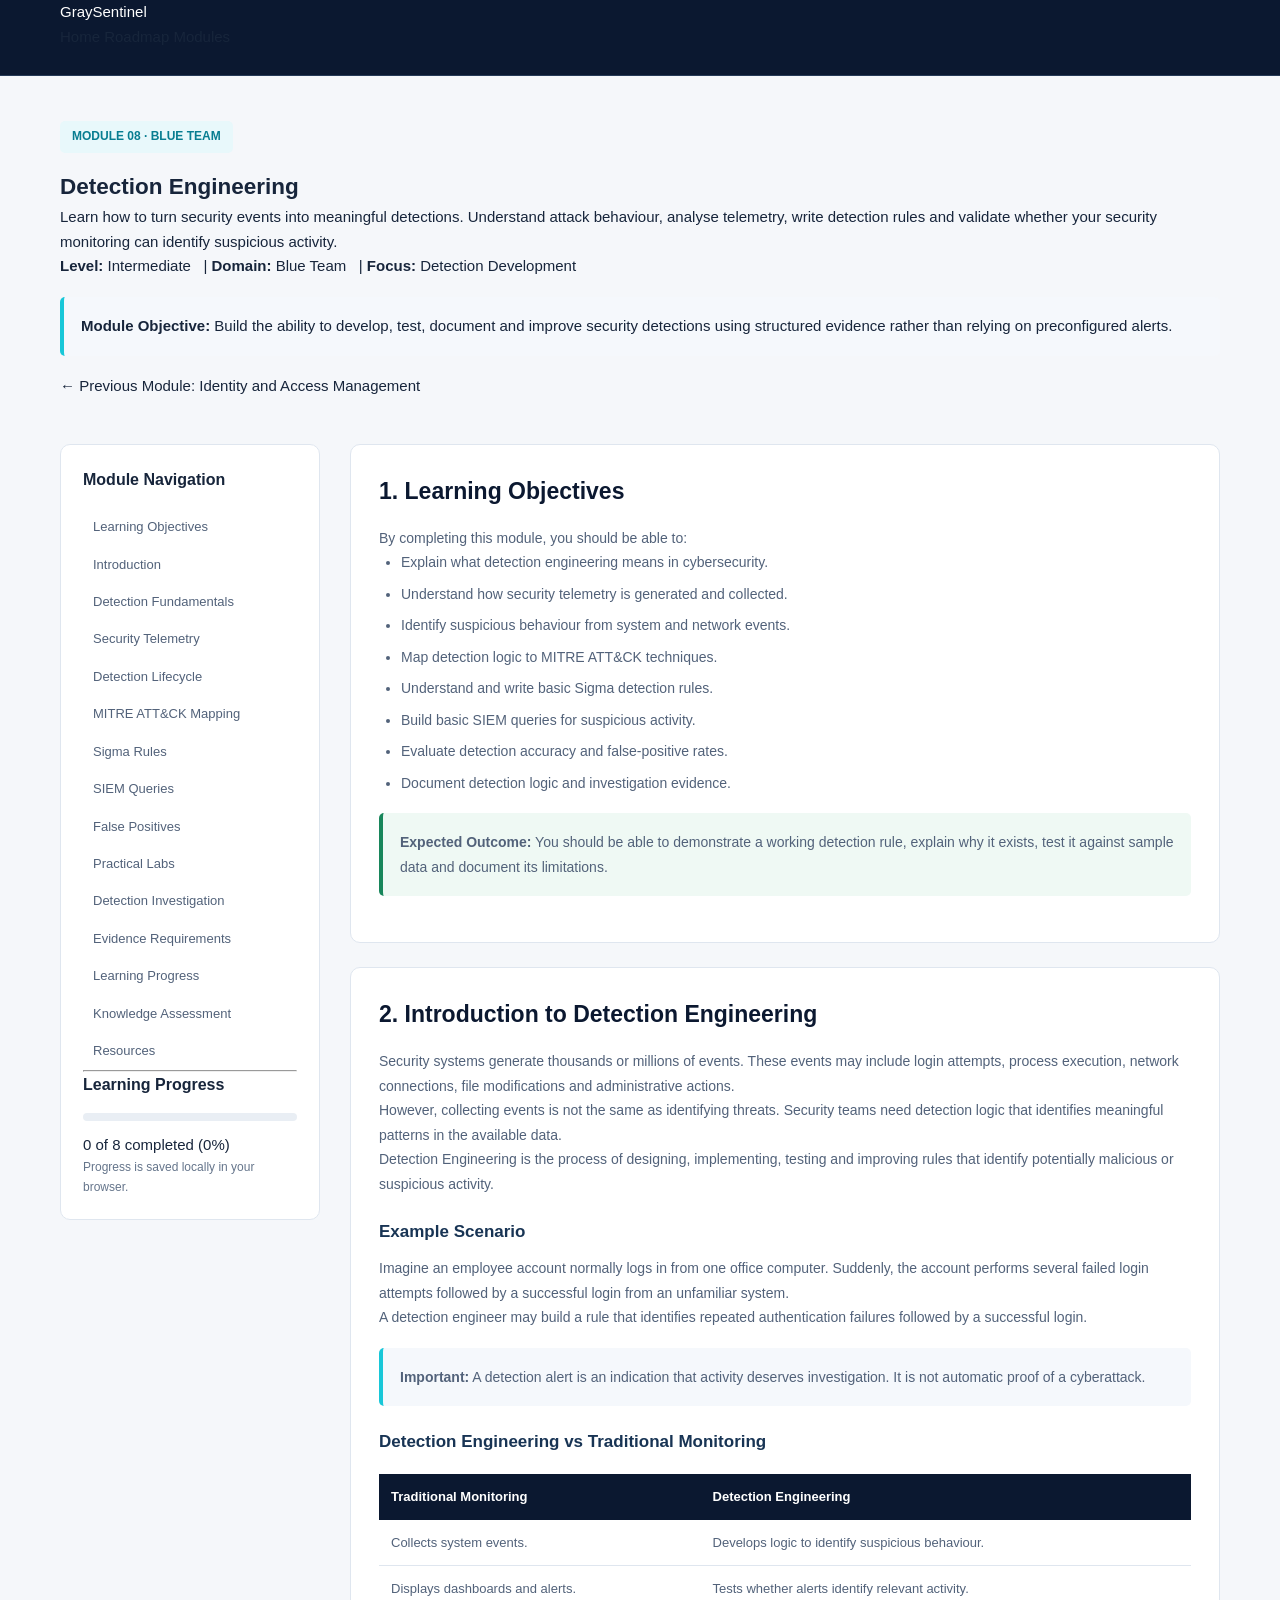
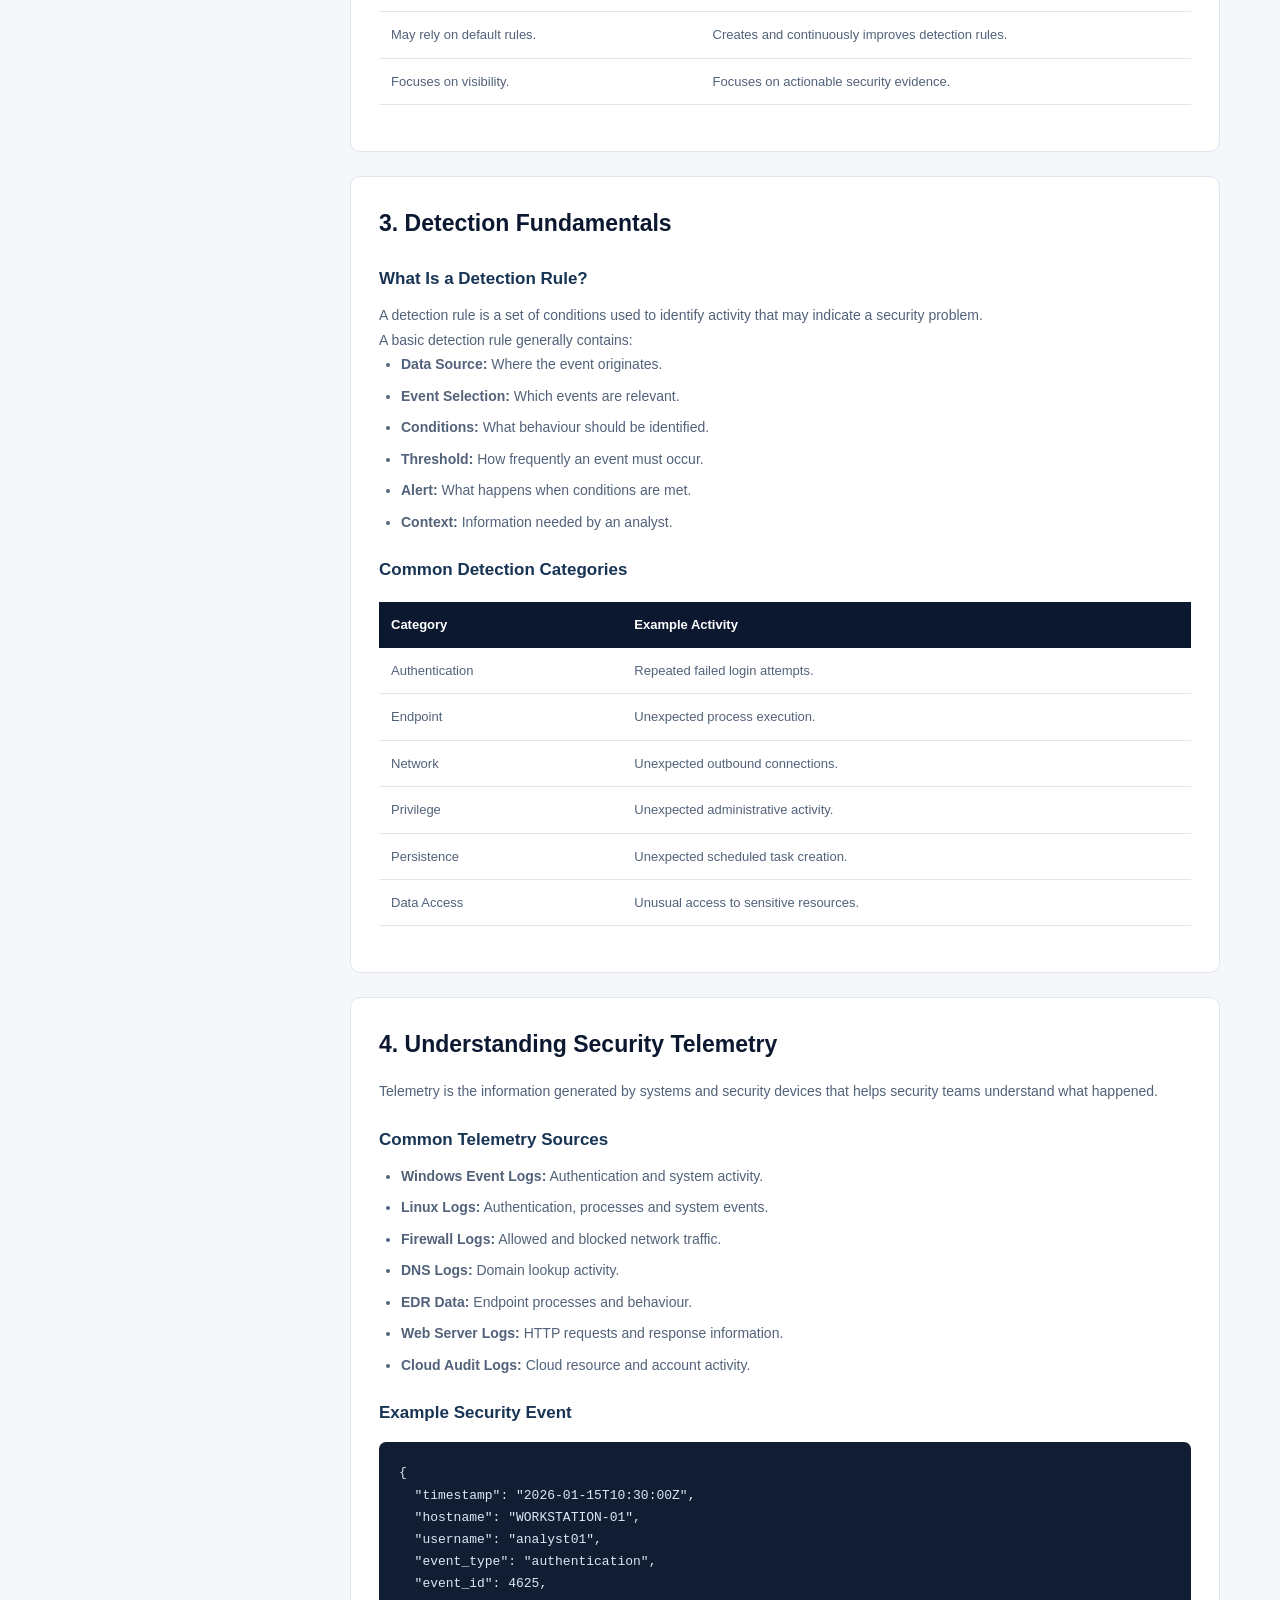
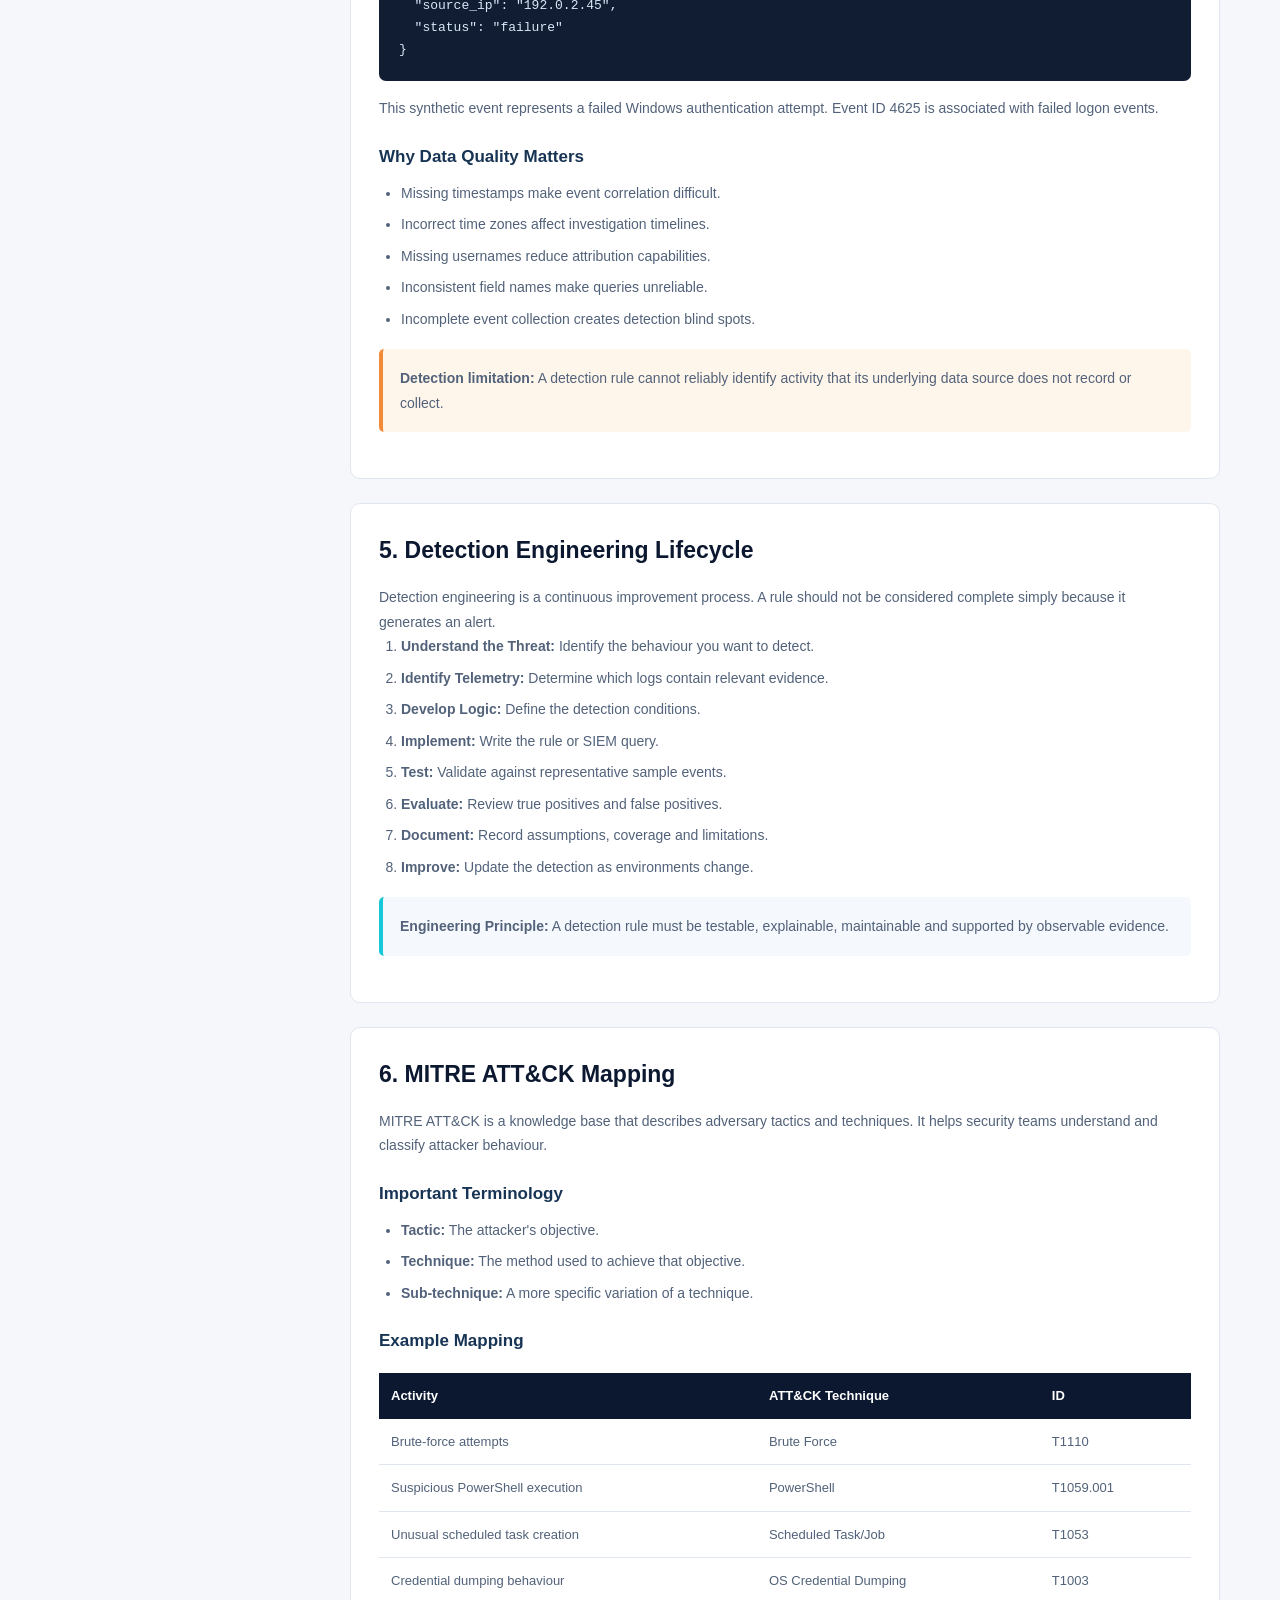
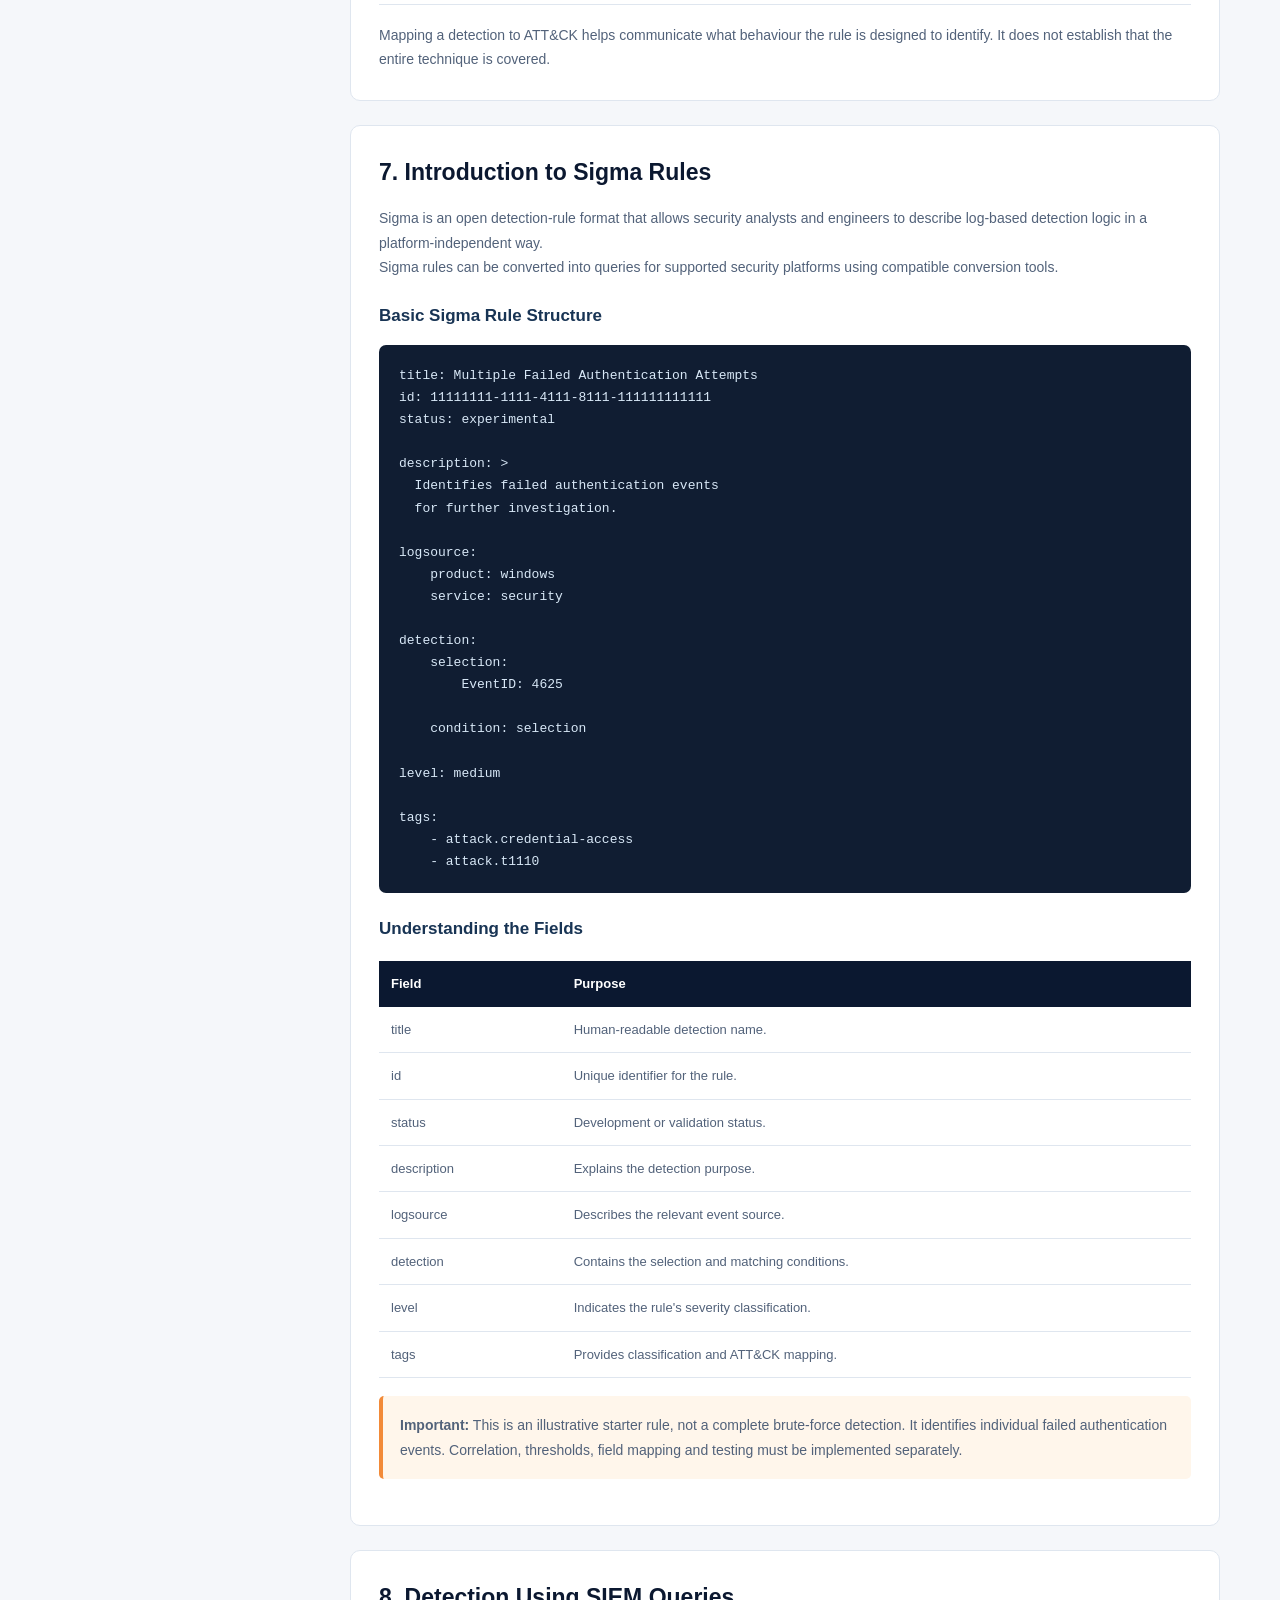
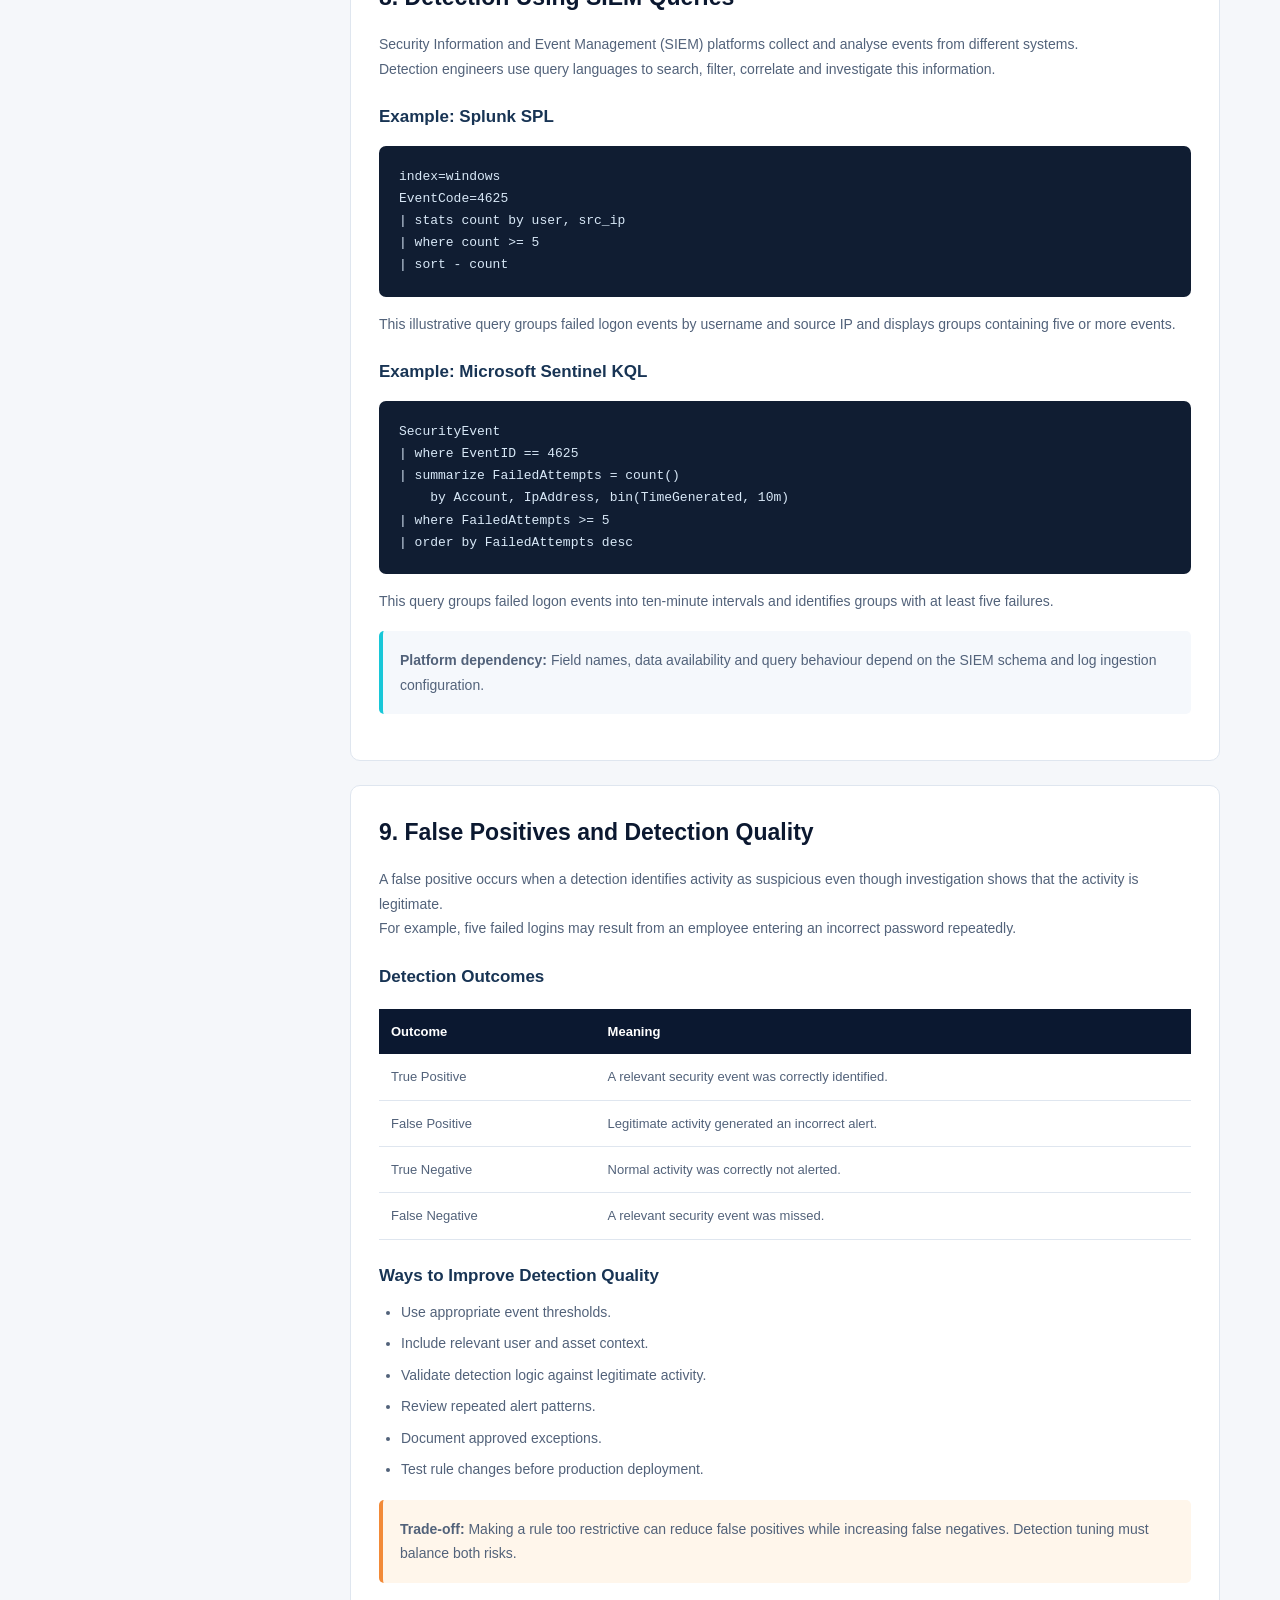
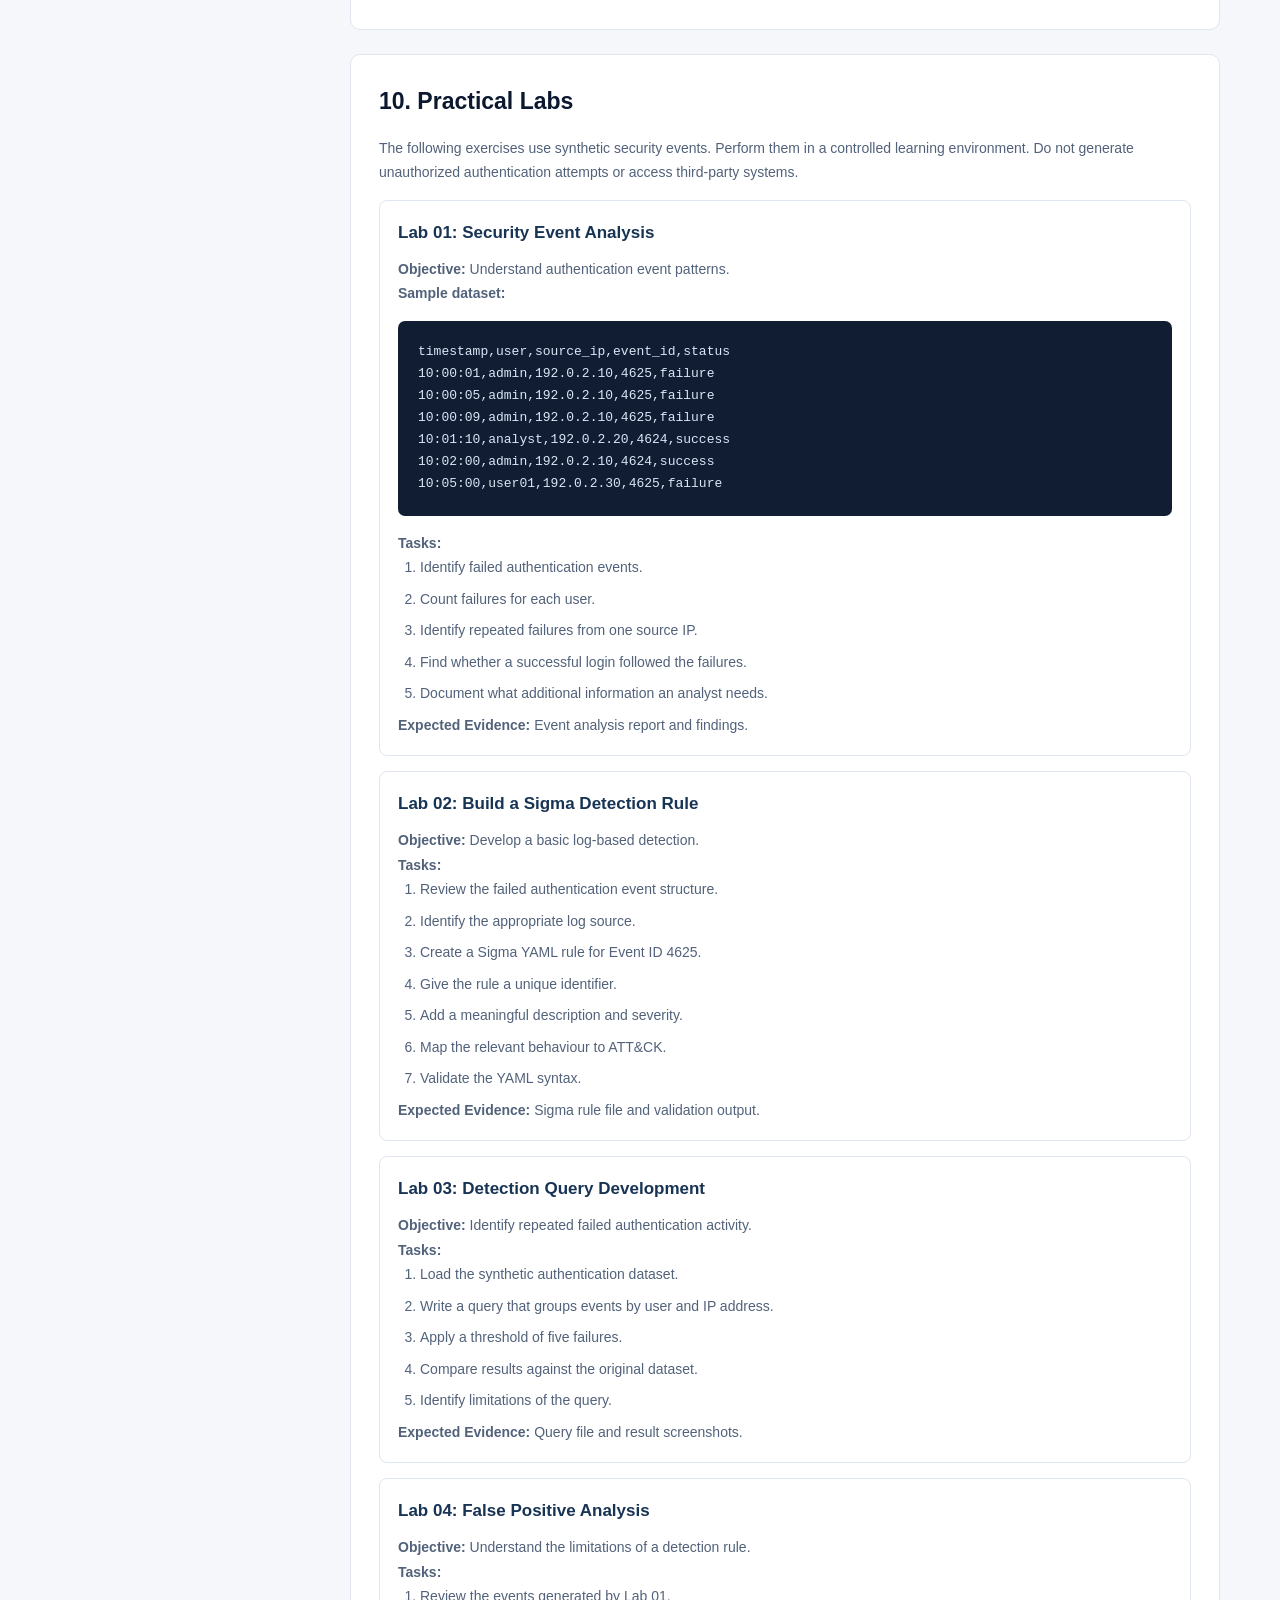
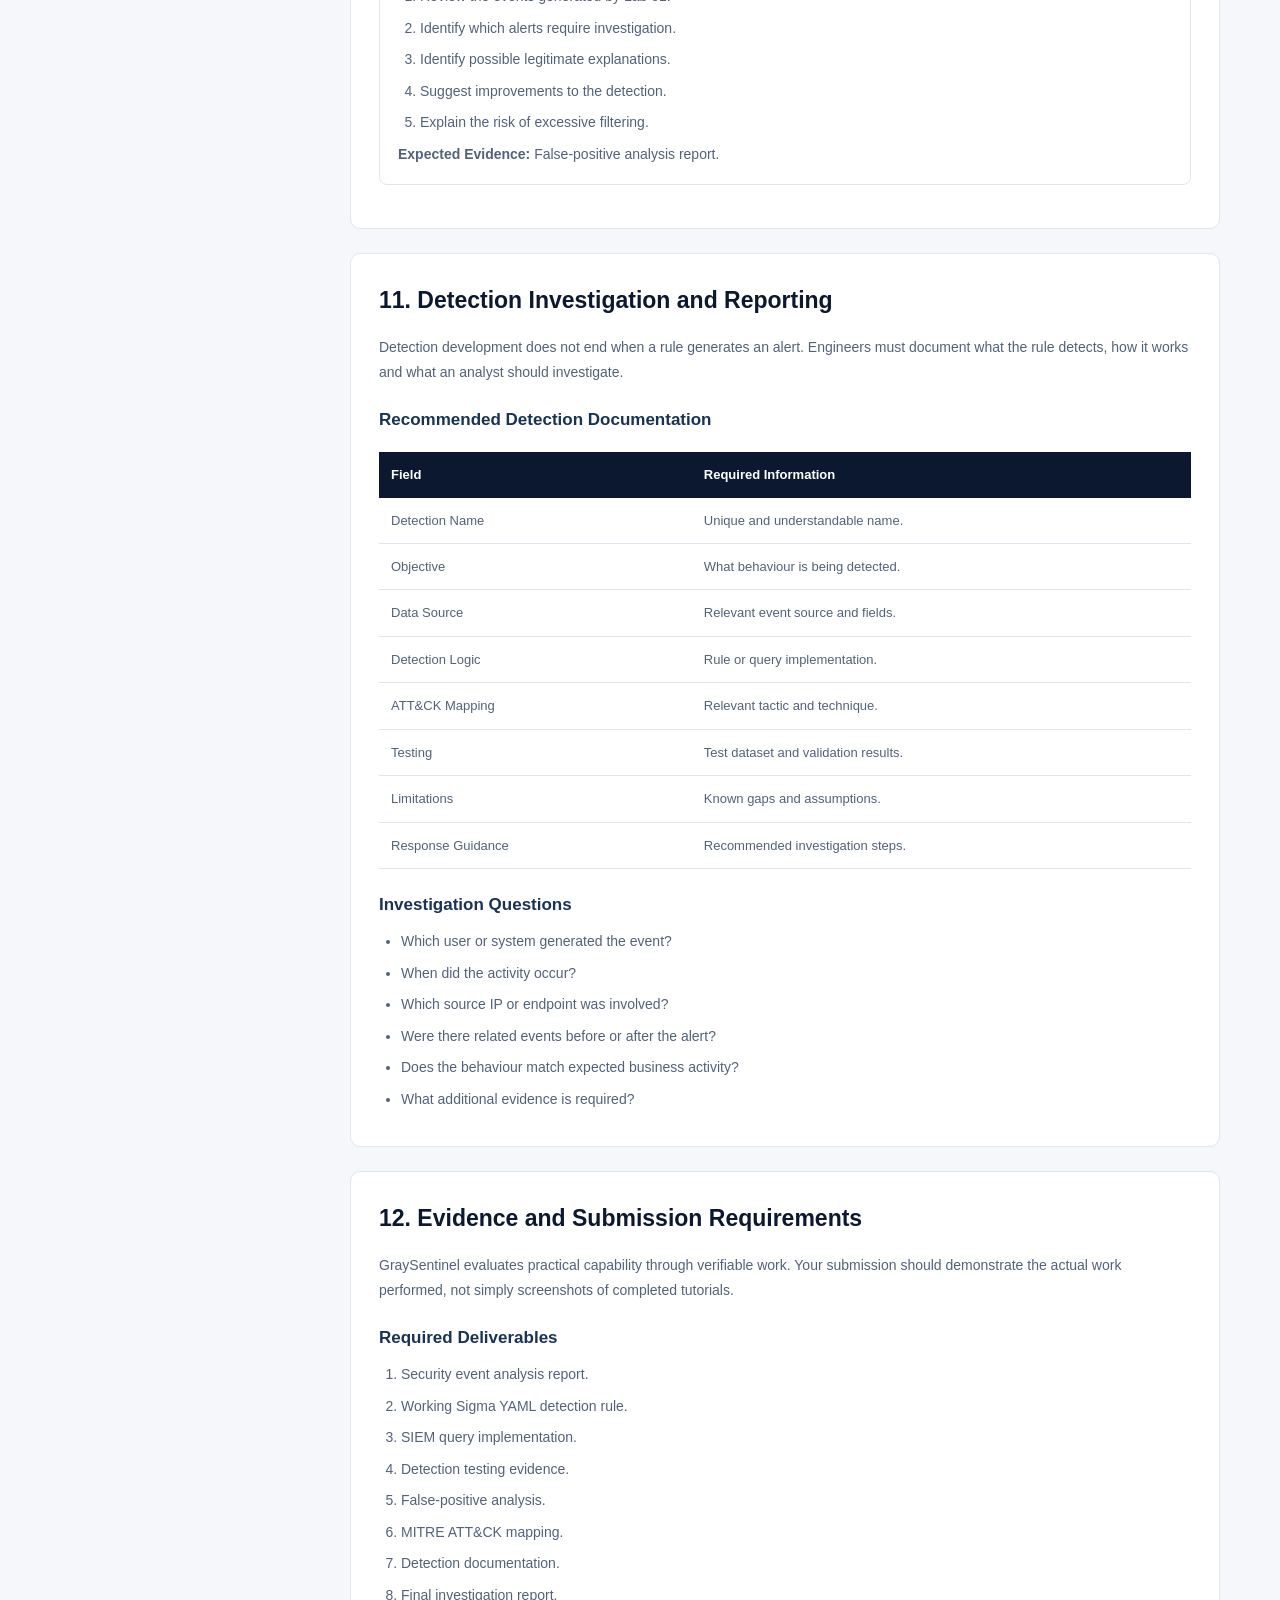
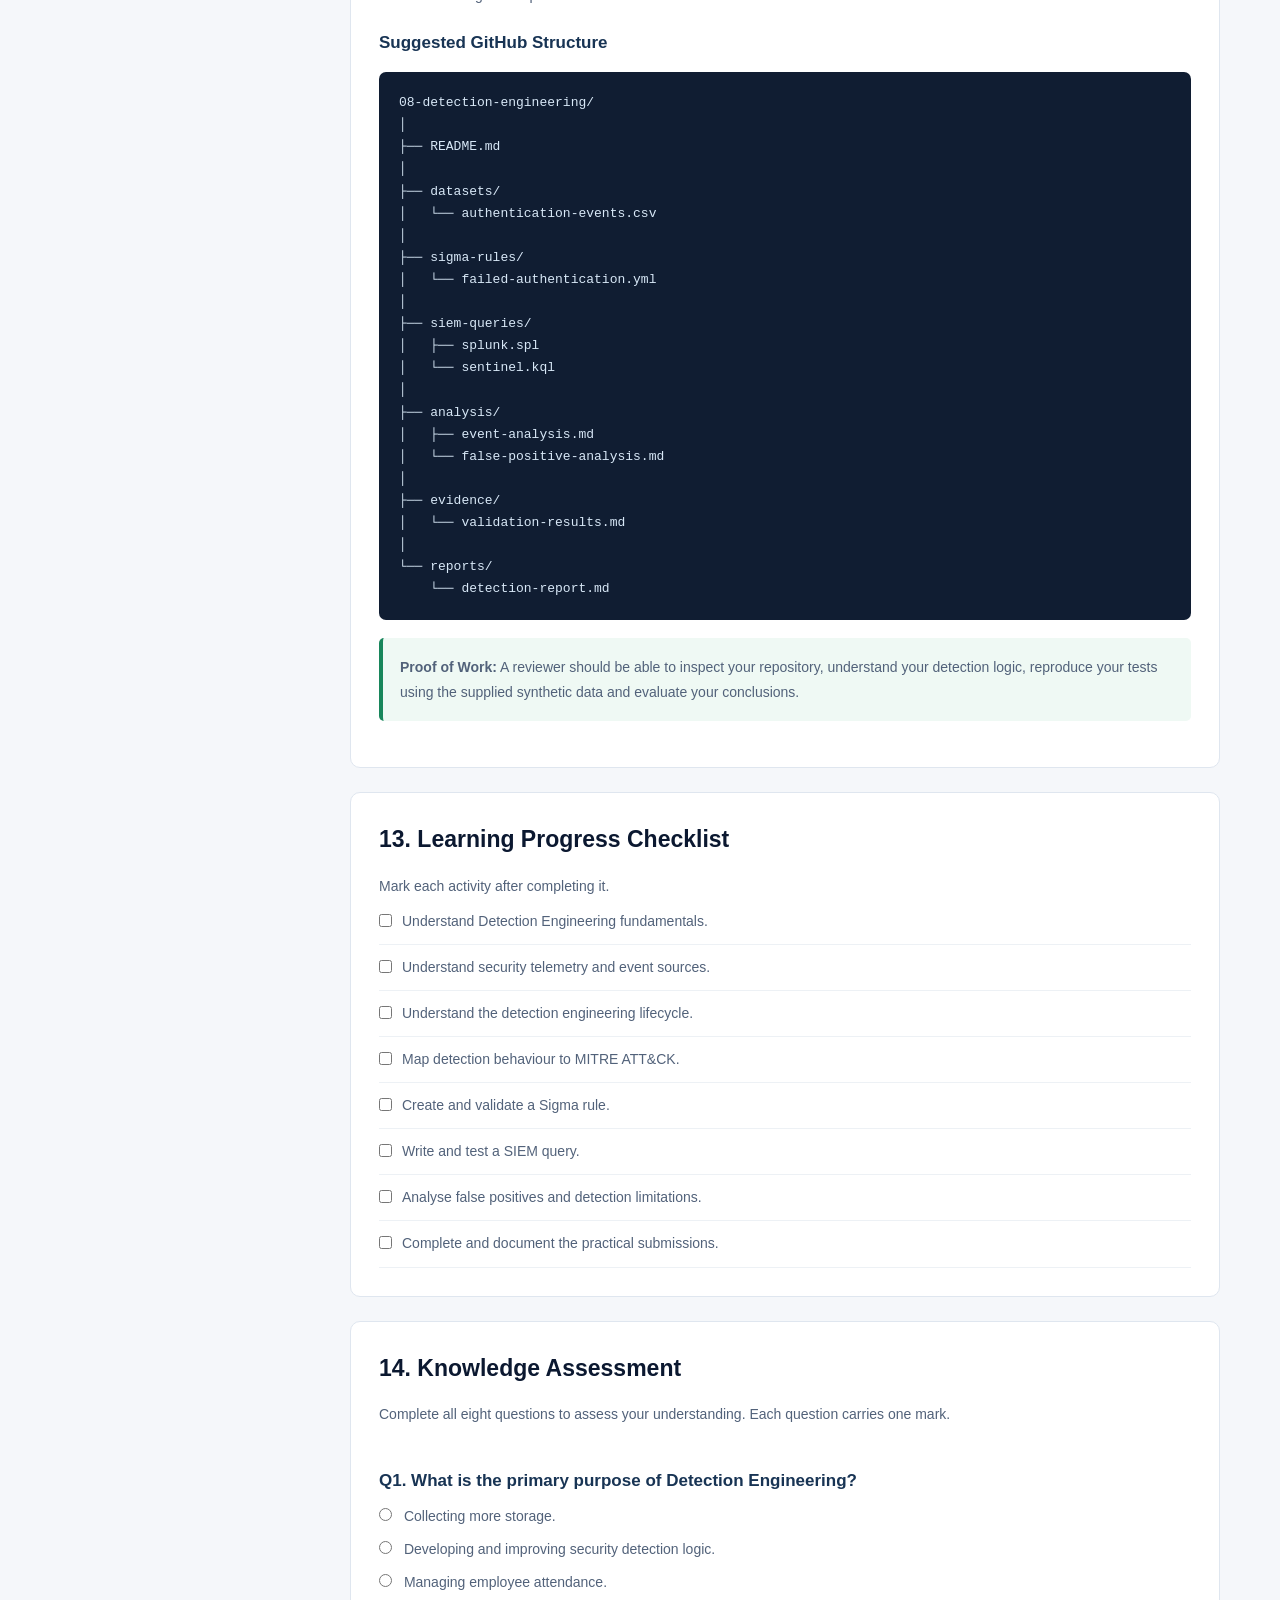
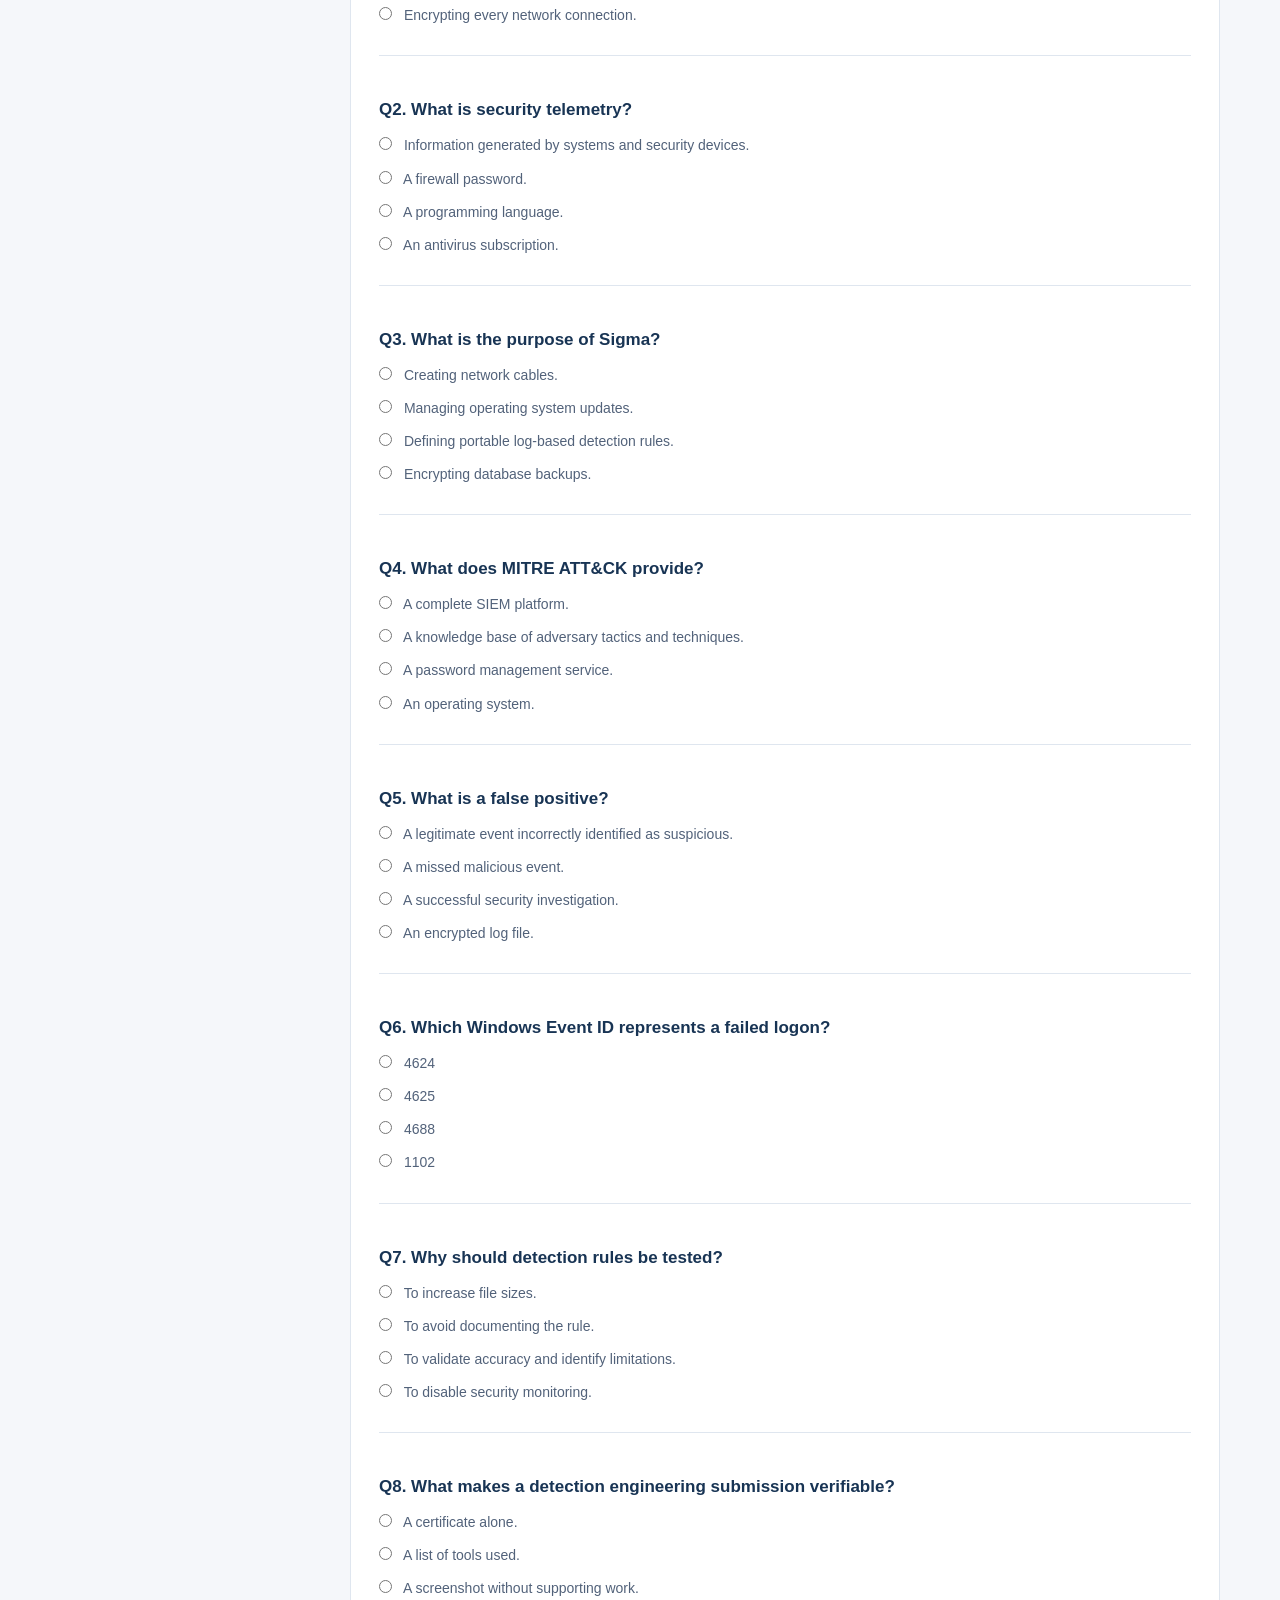
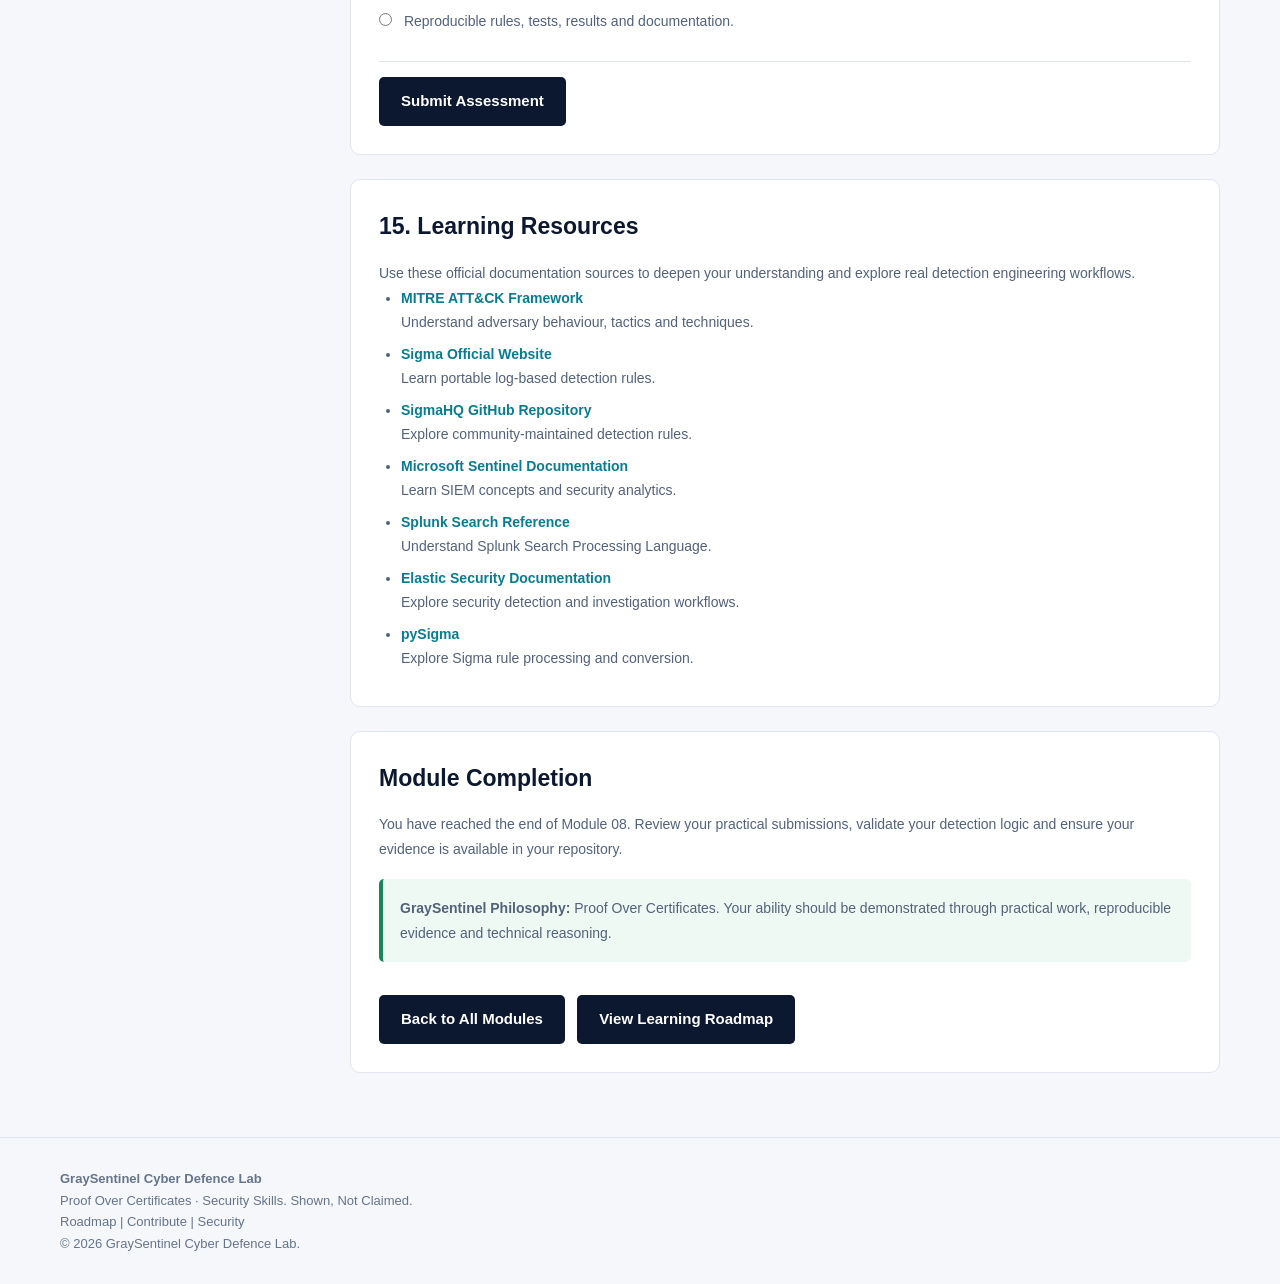
<file: modules/08-detection-engineering/index.html>
<!DOCTYPE html>
<html lang="en">
<head>
    <meta charset="UTF-8">
    <meta name="viewport" content="width=device-width, initial-scale=1.0">

    <meta name="description" content="Learn Detection Engineering with GraySentinel. Build security detections, write Sigma rules, analyse security logs, map attacks to MITRE ATT&CK and validate detection logic through practical labs.">

    <meta name="keywords" content="Detection Engineering, Cybersecurity, SIEM, Sigma Rules, MITRE ATT&CK, Threat Detection, Security Monitoring, Blue Team, SOC Analyst, GraySentinel">

    <meta name="author" content="GraySentinel Cyber Defence Lab">

    <title>Module 08: Detection Engineering | GraySentinel</title>

    <link rel="stylesheet" href="../../assets/css/style.css">

    <style>
        .module-hero {
            padding: 45px 0;
        }

        .module-label {
            display: inline-block;
            padding: 6px 12px;
            border-radius: 5px;
            background: #E8F8FB;
            color: #087D91;
            font-size: 12px;
            font-weight: 700;
            margin-bottom: 15px;
        }

        .module-layout {
            display: grid;
            grid-template-columns: 260px minmax(0, 1fr);
            gap: 30px;
            align-items: start;
        }

        .sidebar {
            position: sticky;
            top: 90px;
            padding: 22px;
            border: 1px solid #DFE6EF;
            border-radius: 10px;
            background: #fff;
        }

        .sidebar h3 {
            font-size: 16px;
            margin-bottom: 15px;
        }

        .sidebar a {
            display: block;
            padding: 8px 10px;
            color: #52627A;
            font-size: 13px;
            text-decoration: none;
            border-radius: 5px;
        }

        .sidebar a:hover {
            background: #E8F8FB;
            color: #087D91;
        }

        .progress-track {
            height: 8px;
            background: #E9EEF4;
            border-radius: 10px;
            overflow: hidden;
            margin: 12px 0;
        }

        .progress-fill {
            height: 100%;
            width: 0%;
            background: #18C7D8;
            transition: width .3s ease;
        }

        .content-section {
            background: #fff;
            border: 1px solid #DFE6EF;
            border-radius: 10px;
            padding: 28px;
            margin-bottom: 24px;
        }

        .content-section h2 {
            color: #0B1830;
            font-size: 23px;
            margin-bottom: 15px;
        }

        .content-section h3 {
            color: #183454;
            font-size: 17px;
            margin: 22px 0 10px;
        }

        .content-section p,
        .content-section li {
            color: #52627A;
            line-height: 1.75;
            font-size: 14px;
        }

        .content-section ul,
        .content-section ol {
            padding-left: 22px;
        }

        .content-section li {
            margin-bottom: 7px;
        }

        .info-card {
            padding: 17px;
            background: #F5F8FC;
            border-left: 4px solid #18C7D8;
            border-radius: 5px;
            margin: 18px 0;
        }

        .warning-card {
            padding: 17px;
            background: #FFF6EB;
            border-left: 4px solid #F28A38;
            border-radius: 5px;
            margin: 18px 0;
        }

        .success-card {
            padding: 17px;
            background: #EFF9F4;
            border-left: 4px solid #18865B;
            border-radius: 5px;
            margin: 18px 0;
        }

        .info-card p,
        .warning-card p,
        .success-card p {
            margin: 0;
        }

        .table-wrapper {
            overflow-x: auto;
            margin: 18px 0;
        }

        .content-section table {
            width: 100%;
            border-collapse: collapse;
            font-size: 13px;
        }

        .content-section th {
            background: #0B1830;
            color: #fff;
            text-align: left;
            padding: 12px;
        }

        .content-section td {
            padding: 12px;
            border-bottom: 1px solid #DFE6EF;
            color: #52627A;
            vertical-align: top;
        }

        .code-block {
            background: #101D32;
            color: #D8E8F7;
            padding: 20px;
            border-radius: 7px;
            overflow-x: auto;
            margin: 15px 0;
        }

        .code-block pre {
            white-space: pre;
            font-family: Consolas, monospace;
            font-size: 13px;
            line-height: 1.7;
            margin: 0;
        }

        .task-card {
            border: 1px solid #DFE6EF;
            padding: 18px;
            border-radius: 8px;
            margin: 15px 0;
        }

        .task-card h3 {
            margin-top: 0;
        }

        .check-item {
            display: flex;
            align-items: flex-start;
            gap: 10px;
            padding: 11px 0;
            border-bottom: 1px solid #EDF1F5;
            color: #52627A;
            font-size: 14px;
        }

        .check-item input {
            margin-top: 4px;
            accent-color: #18C7D8;
        }

        .quiz-question {
            padding: 18px 0;
            border-bottom: 1px solid #DFE6EF;
        }

        .quiz-question label {
            display: block;
            margin: 10px 0;
            color: #52627A;
            font-size: 14px;
            cursor: pointer;
        }

        .quiz-question input {
            margin-right: 8px;
            accent-color: #087D91;
        }

        .quiz-result {
            display: none;
            padding: 18px;
            background: #EFF9F4;
            border-radius: 7px;
            margin-top: 20px;
        }

        .primary-btn {
            border: none;
            background: #0B1830;
            color: #fff;
            padding: 12px 22px;
            border-radius: 5px;
            cursor: pointer;
            font-weight: 600;
            margin-top: 15px;
        }

        .primary-btn:hover {
            background: #087D91;
        }

        .resource-list a {
            color: #087D91;
            font-weight: 600;
            text-decoration: none;
        }

        .resource-list a:hover {
            text-decoration: underline;
        }

        .module-footer {
            padding: 30px 0;
            border-top: 1px solid #DFE6EF;
            margin-top: 40px;
            color: #65758B;
            font-size: 13px;
        }

        @media(max-width: 900px) {
            .module-layout {
                grid-template-columns: 1fr;
            }

            .sidebar {
                position: relative;
                top: 0;
            }
        }

        @media(max-width: 600px) {
            .content-section {
                padding: 18px;
            }

            .content-section h2 {
                font-size: 20px;
            }
        }
    </style>
</head>

<body>

<header class="site-header">
    <div class="container">
        <div class="brand">
            <a href="../../index.html">GraySentinel</a>
        </div>

        <nav class="header-links">
            <a href="../../index.html">Home</a>
            <a href="../../roadmap.html">Roadmap</a>
            <a href="../README.md">Modules</a>
        </nav>
    </div>
</header>

<main>

<section class="module-hero">
    <div class="container">

        <div class="module-label">MODULE 08 · BLUE TEAM</div>

        <h1>Detection Engineering</h1>

        <p>
            Learn how to turn security events into meaningful detections.
            Understand attack behaviour, analyse telemetry, write detection
            rules and validate whether your security monitoring can identify
            suspicious activity.
        </p>

        <p>
            <strong>Level:</strong> Intermediate &nbsp; |
            <strong>Domain:</strong> Blue Team &nbsp; |
            <strong>Focus:</strong> Detection Development
        </p>

        <div class="info-card">
            <p>
                <strong>Module Objective:</strong>
                Build the ability to develop, test, document and improve
                security detections using structured evidence rather than
                relying on preconfigured alerts.
            </p>
        </div>

        <p>
            <a href="../07-identity-access-management/index.html">
                ← Previous Module: Identity and Access Management
            </a>
        </p>

    </div>
</section>

<section class="container">

<div class="module-layout">

<aside class="sidebar">

    <h3>Module Navigation</h3>

    <a href="#objectives">Learning Objectives</a>
    <a href="#introduction">Introduction</a>
    <a href="#fundamentals">Detection Fundamentals</a>
    <a href="#telemetry">Security Telemetry</a>
    <a href="#lifecycle">Detection Lifecycle</a>
    <a href="#mitre">MITRE ATT&CK Mapping</a>
    <a href="#sigma">Sigma Rules</a>
    <a href="#siem">SIEM Queries</a>
    <a href="#false-positives">False Positives</a>
    <a href="#practical">Practical Labs</a>
    <a href="#investigation">Detection Investigation</a>
    <a href="#evidence">Evidence Requirements</a>
    <a href="#checklist">Learning Progress</a>
    <a href="#assessment">Knowledge Assessment</a>
    <a href="#resources">Resources</a>

    <hr>

    <h3>Learning Progress</h3>

    <div class="progress-track">
        <div class="progress-fill" id="progressFill"></div>
    </div>

    <p id="progressText">0 of 8 completed</p>

    <p style="font-size:12px;color:#65758B;">
        Progress is saved locally in your browser.
    </p>

</aside>

<div class="module-content">

<section class="content-section" id="objectives">

    <h2>1. Learning Objectives</h2>

    <p>By completing this module, you should be able to:</p>

    <ul>
        <li>Explain what detection engineering means in cybersecurity.</li>
        <li>Understand how security telemetry is generated and collected.</li>
        <li>Identify suspicious behaviour from system and network events.</li>
        <li>Map detection logic to MITRE ATT&CK techniques.</li>
        <li>Understand and write basic Sigma detection rules.</li>
        <li>Build basic SIEM queries for suspicious activity.</li>
        <li>Evaluate detection accuracy and false-positive rates.</li>
        <li>Document detection logic and investigation evidence.</li>
    </ul>

    <div class="success-card">
        <p>
            <strong>Expected Outcome:</strong>
            You should be able to demonstrate a working detection rule,
            explain why it exists, test it against sample data and document
            its limitations.
        </p>
    </div>

</section>

<section class="content-section" id="introduction">

    <h2>2. Introduction to Detection Engineering</h2>

    <p>
        Security systems generate thousands or millions of events.
        These events may include login attempts, process execution,
        network connections, file modifications and administrative actions.
    </p>

    <p>
        However, collecting events is not the same as identifying threats.
        Security teams need detection logic that identifies meaningful
        patterns in the available data.
    </p>

    <p>
        Detection Engineering is the process of designing, implementing,
        testing and improving rules that identify potentially malicious
        or suspicious activity.
    </p>

    <h3>Example Scenario</h3>

    <p>
        Imagine an employee account normally logs in from one office
        computer. Suddenly, the account performs several failed login
        attempts followed by a successful login from an unfamiliar system.
    </p>

    <p>
        A detection engineer may build a rule that identifies repeated
        authentication failures followed by a successful login.
    </p>

    <div class="info-card">
        <p>
            <strong>Important:</strong>
            A detection alert is an indication that activity deserves
            investigation. It is not automatic proof of a cyberattack.
        </p>
    </div>

    <h3>Detection Engineering vs Traditional Monitoring</h3>

    <div class="table-wrapper">
        <table>
            <tr>
                <th>Traditional Monitoring</th>
                <th>Detection Engineering</th>
            </tr>
            <tr>
                <td>Collects system events.</td>
                <td>Develops logic to identify suspicious behaviour.</td>
            </tr>
            <tr>
                <td>Displays dashboards and alerts.</td>
                <td>Tests whether alerts identify relevant activity.</td>
            </tr>
            <tr>
                <td>May rely on default rules.</td>
                <td>Creates and continuously improves detection rules.</td>
            </tr>
            <tr>
                <td>Focuses on visibility.</td>
                <td>Focuses on actionable security evidence.</td>
            </tr>
        </table>
    </div>

</section>

<section class="content-section" id="fundamentals">

    <h2>3. Detection Fundamentals</h2>

    <h3>What Is a Detection Rule?</h3>

    <p>
        A detection rule is a set of conditions used to identify
        activity that may indicate a security problem.
    </p>

    <p>A basic detection rule generally contains:</p>

    <ul>
        <li><strong>Data Source:</strong> Where the event originates.</li>
        <li><strong>Event Selection:</strong> Which events are relevant.</li>
        <li><strong>Conditions:</strong> What behaviour should be identified.</li>
        <li><strong>Threshold:</strong> How frequently an event must occur.</li>
        <li><strong>Alert:</strong> What happens when conditions are met.</li>
        <li><strong>Context:</strong> Information needed by an analyst.</li>
    </ul>

    <h3>Common Detection Categories</h3>

    <div class="table-wrapper">
        <table>
            <tr>
                <th>Category</th>
                <th>Example Activity</th>
            </tr>
            <tr>
                <td>Authentication</td>
                <td>Repeated failed login attempts.</td>
            </tr>
            <tr>
                <td>Endpoint</td>
                <td>Unexpected process execution.</td>
            </tr>
            <tr>
                <td>Network</td>
                <td>Unexpected outbound connections.</td>
            </tr>
            <tr>
                <td>Privilege</td>
                <td>Unexpected administrative activity.</td>
            </tr>
            <tr>
                <td>Persistence</td>
                <td>Unexpected scheduled task creation.</td>
            </tr>
            <tr>
                <td>Data Access</td>
                <td>Unusual access to sensitive resources.</td>
            </tr>
        </table>
    </div>

</section>

<section class="content-section" id="telemetry">

    <h2>4. Understanding Security Telemetry</h2>

    <p>
        Telemetry is the information generated by systems and security
        devices that helps security teams understand what happened.
    </p>

    <h3>Common Telemetry Sources</h3>

    <ul>
        <li><strong>Windows Event Logs:</strong> Authentication and system activity.</li>
        <li><strong>Linux Logs:</strong> Authentication, processes and system events.</li>
        <li><strong>Firewall Logs:</strong> Allowed and blocked network traffic.</li>
        <li><strong>DNS Logs:</strong> Domain lookup activity.</li>
        <li><strong>EDR Data:</strong> Endpoint processes and behaviour.</li>
        <li><strong>Web Server Logs:</strong> HTTP requests and response information.</li>
        <li><strong>Cloud Audit Logs:</strong> Cloud resource and account activity.</li>
    </ul>

    <h3>Example Security Event</h3>

    <div class="code-block">
<pre>{
  "timestamp": "2026-01-15T10:30:00Z",
  "hostname": "WORKSTATION-01",
  "username": "analyst01",
  "event_type": "authentication",
  "event_id": 4625,
  "source_ip": "192.0.2.45",
  "status": "failure"
}</pre>
    </div>

    <p>
        This synthetic event represents a failed Windows authentication
        attempt. Event ID 4625 is associated with failed logon events.
    </p>

    <h3>Why Data Quality Matters</h3>

    <ul>
        <li>Missing timestamps make event correlation difficult.</li>
        <li>Incorrect time zones affect investigation timelines.</li>
        <li>Missing usernames reduce attribution capabilities.</li>
        <li>Inconsistent field names make queries unreliable.</li>
        <li>Incomplete event collection creates detection blind spots.</li>
    </ul>

    <div class="warning-card">
        <p>
            <strong>Detection limitation:</strong>
            A detection rule cannot reliably identify activity that its
            underlying data source does not record or collect.
        </p>
    </div>

</section>

<section class="content-section" id="lifecycle">

    <h2>5. Detection Engineering Lifecycle</h2>

    <p>
        Detection engineering is a continuous improvement process.
        A rule should not be considered complete simply because it
        generates an alert.
    </p>

    <ol>
        <li><strong>Understand the Threat:</strong> Identify the behaviour you want to detect.</li>
        <li><strong>Identify Telemetry:</strong> Determine which logs contain relevant evidence.</li>
        <li><strong>Develop Logic:</strong> Define the detection conditions.</li>
        <li><strong>Implement:</strong> Write the rule or SIEM query.</li>
        <li><strong>Test:</strong> Validate against representative sample events.</li>
        <li><strong>Evaluate:</strong> Review true positives and false positives.</li>
        <li><strong>Document:</strong> Record assumptions, coverage and limitations.</li>
        <li><strong>Improve:</strong> Update the detection as environments change.</li>
    </ol>

    <div class="info-card">
        <p>
            <strong>Engineering Principle:</strong>
            A detection rule must be testable, explainable, maintainable
            and supported by observable evidence.
        </p>
    </div>

</section>

<section class="content-section" id="mitre">

    <h2>6. MITRE ATT&CK Mapping</h2>

    <p>
        <a href="https://attack.mitre.org/" target="_blank" rel="noopener noreferrer">
            MITRE ATT&CK
        </a>
        is a knowledge base that describes adversary tactics and techniques.
        It helps security teams understand and classify attacker behaviour.
    </p>

    <h3>Important Terminology</h3>

    <ul>
        <li><strong>Tactic:</strong> The attacker's objective.</li>
        <li><strong>Technique:</strong> The method used to achieve that objective.</li>
        <li><strong>Sub-technique:</strong> A more specific variation of a technique.</li>
    </ul>

    <h3>Example Mapping</h3>

    <div class="table-wrapper">
        <table>
            <tr>
                <th>Activity</th>
                <th>ATT&CK Technique</th>
                <th>ID</th>
            </tr>
            <tr>
                <td>Brute-force attempts</td>
                <td>Brute Force</td>
                <td>T1110</td>
            </tr>
            <tr>
                <td>Suspicious PowerShell execution</td>
                <td>PowerShell</td>
                <td>T1059.001</td>
            </tr>
            <tr>
                <td>Unusual scheduled task creation</td>
                <td>Scheduled Task/Job</td>
                <td>T1053</td>
            </tr>
            <tr>
                <td>Credential dumping behaviour</td>
                <td>OS Credential Dumping</td>
                <td>T1003</td>
            </tr>
        </table>
    </div>

    <p>
        Mapping a detection to ATT&CK helps communicate what behaviour
        the rule is designed to identify. It does not establish that
        the entire technique is covered.
    </p>

</section>

<section class="content-section" id="sigma">

    <h2>7. Introduction to Sigma Rules</h2>

    <p>
        Sigma is an open detection-rule format that allows security
        analysts and engineers to describe log-based detection logic
        in a platform-independent way.
    </p>

    <p>
        Sigma rules can be converted into queries for supported
        security platforms using compatible conversion tools.
    </p>

    <h3>Basic Sigma Rule Structure</h3>

    <div class="code-block">
<pre>title: Multiple Failed Authentication Attempts
id: 11111111-1111-4111-8111-111111111111
status: experimental

description: >
  Identifies failed authentication events
  for further investigation.

logsource:
    product: windows
    service: security

detection:
    selection:
        EventID: 4625

    condition: selection

level: medium

tags:
    - attack.credential-access
    - attack.t1110</pre>
    </div>

    <h3>Understanding the Fields</h3>

    <div class="table-wrapper">
        <table>
            <tr>
                <th>Field</th>
                <th>Purpose</th>
            </tr>
            <tr>
                <td>title</td>
                <td>Human-readable detection name.</td>
            </tr>
            <tr>
                <td>id</td>
                <td>Unique identifier for the rule.</td>
            </tr>
            <tr>
                <td>status</td>
                <td>Development or validation status.</td>
            </tr>
            <tr>
                <td>description</td>
                <td>Explains the detection purpose.</td>
            </tr>
            <tr>
                <td>logsource</td>
                <td>Describes the relevant event source.</td>
            </tr>
            <tr>
                <td>detection</td>
                <td>Contains the selection and matching conditions.</td>
            </tr>
            <tr>
                <td>level</td>
                <td>Indicates the rule's severity classification.</td>
            </tr>
            <tr>
                <td>tags</td>
                <td>Provides classification and ATT&CK mapping.</td>
            </tr>
        </table>
    </div>

    <div class="warning-card">
        <p>
            <strong>Important:</strong>
            This is an illustrative starter rule, not a complete
            brute-force detection. It identifies individual failed
            authentication events. Correlation, thresholds, field
            mapping and testing must be implemented separately.
        </p>
    </div>

</section>

<section class="content-section" id="siem">

    <h2>8. Detection Using SIEM Queries</h2>

    <p>
        Security Information and Event Management (SIEM) platforms
        collect and analyse events from different systems.
    </p>

    <p>
        Detection engineers use query languages to search, filter,
        correlate and investigate this information.
    </p>

    <h3>Example: Splunk SPL</h3>

    <div class="code-block">
<pre>index=windows
EventCode=4625
| stats count by user, src_ip
| where count >= 5
| sort - count</pre>
    </div>

    <p>
        This illustrative query groups failed logon events by username
        and source IP and displays groups containing five or more events.
    </p>

    <h3>Example: Microsoft Sentinel KQL</h3>

    <div class="code-block">
<pre>SecurityEvent
| where EventID == 4625
| summarize FailedAttempts = count()
    by Account, IpAddress, bin(TimeGenerated, 10m)
| where FailedAttempts >= 5
| order by FailedAttempts desc</pre>
    </div>

    <p>
        This query groups failed logon events into ten-minute intervals
        and identifies groups with at least five failures.
    </p>

    <div class="info-card">
        <p>
            <strong>Platform dependency:</strong>
            Field names, data availability and query behaviour depend
            on the SIEM schema and log ingestion configuration.
        </p>
    </div>

</section>

<section class="content-section" id="false-positives">

    <h2>9. False Positives and Detection Quality</h2>

    <p>
        A false positive occurs when a detection identifies activity
        as suspicious even though investigation shows that the activity
        is legitimate.
    </p>

    <p>
        For example, five failed logins may result from an employee
        entering an incorrect password repeatedly.
    </p>

    <h3>Detection Outcomes</h3>

    <div class="table-wrapper">
        <table>
            <tr>
                <th>Outcome</th>
                <th>Meaning</th>
            </tr>
            <tr>
                <td>True Positive</td>
                <td>A relevant security event was correctly identified.</td>
            </tr>
            <tr>
                <td>False Positive</td>
                <td>Legitimate activity generated an incorrect alert.</td>
            </tr>
            <tr>
                <td>True Negative</td>
                <td>Normal activity was correctly not alerted.</td>
            </tr>
            <tr>
                <td>False Negative</td>
                <td>A relevant security event was missed.</td>
            </tr>
        </table>
    </div>

    <h3>Ways to Improve Detection Quality</h3>

    <ul>
        <li>Use appropriate event thresholds.</li>
        <li>Include relevant user and asset context.</li>
        <li>Validate detection logic against legitimate activity.</li>
        <li>Review repeated alert patterns.</li>
        <li>Document approved exceptions.</li>
        <li>Test rule changes before production deployment.</li>
    </ul>

    <div class="warning-card">
        <p>
            <strong>Trade-off:</strong>
            Making a rule too restrictive can reduce false positives
            while increasing false negatives. Detection tuning must
            balance both risks.
        </p>
    </div>

</section>

<section class="content-section" id="practical">

    <h2>10. Practical Labs</h2>

    <p>
        The following exercises use synthetic security events.
        Perform them in a controlled learning environment.
        Do not generate unauthorized authentication attempts or
        access third-party systems.
    </p>

    <div class="task-card">

        <h3>Lab 01: Security Event Analysis</h3>

        <p><strong>Objective:</strong> Understand authentication event patterns.</p>

        <p><strong>Sample dataset:</strong></p>

        <div class="code-block">
<pre>timestamp,user,source_ip,event_id,status
10:00:01,admin,192.0.2.10,4625,failure
10:00:05,admin,192.0.2.10,4625,failure
10:00:09,admin,192.0.2.10,4625,failure
10:01:10,analyst,192.0.2.20,4624,success
10:02:00,admin,192.0.2.10,4624,success
10:05:00,user01,192.0.2.30,4625,failure</pre>
        </div>

        <p><strong>Tasks:</strong></p>

        <ol>
            <li>Identify failed authentication events.</li>
            <li>Count failures for each user.</li>
            <li>Identify repeated failures from one source IP.</li>
            <li>Find whether a successful login followed the failures.</li>
            <li>Document what additional information an analyst needs.</li>
        </ol>

        <p><strong>Expected Evidence:</strong> Event analysis report and findings.</p>

    </div>

    <div class="task-card">

        <h3>Lab 02: Build a Sigma Detection Rule</h3>

        <p><strong>Objective:</strong> Develop a basic log-based detection.</p>

        <p><strong>Tasks:</strong></p>

        <ol>
            <li>Review the failed authentication event structure.</li>
            <li>Identify the appropriate log source.</li>
            <li>Create a Sigma YAML rule for Event ID 4625.</li>
            <li>Give the rule a unique identifier.</li>
            <li>Add a meaningful description and severity.</li>
            <li>Map the relevant behaviour to ATT&CK.</li>
            <li>Validate the YAML syntax.</li>
        </ol>

        <p><strong>Expected Evidence:</strong> Sigma rule file and validation output.</p>

    </div>

    <div class="task-card">

        <h3>Lab 03: Detection Query Development</h3>

        <p><strong>Objective:</strong> Identify repeated failed authentication activity.</p>

        <p><strong>Tasks:</strong></p>

        <ol>
            <li>Load the synthetic authentication dataset.</li>
            <li>Write a query that groups events by user and IP address.</li>
            <li>Apply a threshold of five failures.</li>
            <li>Compare results against the original dataset.</li>
            <li>Identify limitations of the query.</li>
        </ol>

        <p><strong>Expected Evidence:</strong> Query file and result screenshots.</p>

    </div>

    <div class="task-card">

        <h3>Lab 04: False Positive Analysis</h3>

        <p><strong>Objective:</strong> Understand the limitations of a detection rule.</p>

        <p><strong>Tasks:</strong></p>

        <ol>
            <li>Review the events generated by Lab 01.</li>
            <li>Identify which alerts require investigation.</li>
            <li>Identify possible legitimate explanations.</li>
            <li>Suggest improvements to the detection.</li>
            <li>Explain the risk of excessive filtering.</li>
        </ol>

        <p><strong>Expected Evidence:</strong> False-positive analysis report.</p>

    </div>

</section>

<section class="content-section" id="investigation">

    <h2>11. Detection Investigation and Reporting</h2>

    <p>
        Detection development does not end when a rule generates an alert.
        Engineers must document what the rule detects, how it works and
        what an analyst should investigate.
    </p>

    <h3>Recommended Detection Documentation</h3>

    <div class="table-wrapper">
        <table>
            <tr>
                <th>Field</th>
                <th>Required Information</th>
            </tr>
            <tr>
                <td>Detection Name</td>
                <td>Unique and understandable name.</td>
            </tr>
            <tr>
                <td>Objective</td>
                <td>What behaviour is being detected.</td>
            </tr>
            <tr>
                <td>Data Source</td>
                <td>Relevant event source and fields.</td>
            </tr>
            <tr>
                <td>Detection Logic</td>
                <td>Rule or query implementation.</td>
            </tr>
            <tr>
                <td>ATT&CK Mapping</td>
                <td>Relevant tactic and technique.</td>
            </tr>
            <tr>
                <td>Testing</td>
                <td>Test dataset and validation results.</td>
            </tr>
            <tr>
                <td>Limitations</td>
                <td>Known gaps and assumptions.</td>
            </tr>
            <tr>
                <td>Response Guidance</td>
                <td>Recommended investigation steps.</td>
            </tr>
        </table>
    </div>

    <h3>Investigation Questions</h3>

    <ul>
        <li>Which user or system generated the event?</li>
        <li>When did the activity occur?</li>
        <li>Which source IP or endpoint was involved?</li>
        <li>Were there related events before or after the alert?</li>
        <li>Does the behaviour match expected business activity?</li>
        <li>What additional evidence is required?</li>
    </ul>

</section>

<section class="content-section" id="evidence">

    <h2>12. Evidence and Submission Requirements</h2>

    <p>
        GraySentinel evaluates practical capability through verifiable
        work. Your submission should demonstrate the actual work performed,
        not simply screenshots of completed tutorials.
    </p>

    <h3>Required Deliverables</h3>

    <ol>
        <li>Security event analysis report.</li>
        <li>Working Sigma YAML detection rule.</li>
        <li>SIEM query implementation.</li>
        <li>Detection testing evidence.</li>
        <li>False-positive analysis.</li>
        <li>MITRE ATT&CK mapping.</li>
        <li>Detection documentation.</li>
        <li>Final investigation report.</li>
    </ol>

    <h3>Suggested GitHub Structure</h3>

    <div class="code-block">
<pre>08-detection-engineering/
│
├── README.md
│
├── datasets/
│   └── authentication-events.csv
│
├── sigma-rules/
│   └── failed-authentication.yml
│
├── siem-queries/
│   ├── splunk.spl
│   └── sentinel.kql
│
├── analysis/
│   ├── event-analysis.md
│   └── false-positive-analysis.md
│
├── evidence/
│   └── validation-results.md
│
└── reports/
    └── detection-report.md</pre>
    </div>

    <div class="success-card">
        <p>
            <strong>Proof of Work:</strong>
            A reviewer should be able to inspect your repository,
            understand your detection logic, reproduce your tests
            using the supplied synthetic data and evaluate your conclusions.
        </p>
    </div>

</section>

<section class="content-section" id="checklist">

    <h2>13. Learning Progress Checklist</h2>

    <p>Mark each activity after completing it.</p>

    <div id="checklistContainer">

        <label class="check-item">
            <input type="checkbox" class="module-check" data-id="1">
            Understand Detection Engineering fundamentals.
        </label>

        <label class="check-item">
            <input type="checkbox" class="module-check" data-id="2">
            Understand security telemetry and event sources.
        </label>

        <label class="check-item">
            <input type="checkbox" class="module-check" data-id="3">
            Understand the detection engineering lifecycle.
        </label>

        <label class="check-item">
            <input type="checkbox" class="module-check" data-id="4">
            Map detection behaviour to MITRE ATT&CK.
        </label>

        <label class="check-item">
            <input type="checkbox" class="module-check" data-id="5">
            Create and validate a Sigma rule.
        </label>

        <label class="check-item">
            <input type="checkbox" class="module-check" data-id="6">
            Write and test a SIEM query.
        </label>

        <label class="check-item">
            <input type="checkbox" class="module-check" data-id="7">
            Analyse false positives and detection limitations.
        </label>

        <label class="check-item">
            <input type="checkbox" class="module-check" data-id="8">
            Complete and document the practical submissions.
        </label>

    </div>

</section>

<section class="content-section" id="assessment">

    <h2>14. Knowledge Assessment</h2>

    <p>
        Complete all eight questions to assess your understanding.
        Each question carries one mark.
    </p>

    <form id="quizForm">

        <div class="quiz-question">
            <h3>Q1. What is the primary purpose of Detection Engineering?</h3>

            <label><input type="radio" name="q1" value="a"> Collecting more storage.</label>
            <label><input type="radio" name="q1" value="b"> Developing and improving security detection logic.</label>
            <label><input type="radio" name="q1" value="c"> Managing employee attendance.</label>
            <label><input type="radio" name="q1" value="d"> Encrypting every network connection.</label>
        </div>

        <div class="quiz-question">
            <h3>Q2. What is security telemetry?</h3>

            <label><input type="radio" name="q2" value="a"> Information generated by systems and security devices.</label>
            <label><input type="radio" name="q2" value="b"> A firewall password.</label>
            <label><input type="radio" name="q2" value="c"> A programming language.</label>
            <label><input type="radio" name="q2" value="d"> An antivirus subscription.</label>
        </div>

        <div class="quiz-question">
            <h3>Q3. What is the purpose of Sigma?</h3>

            <label><input type="radio" name="q3" value="a"> Creating network cables.</label>
            <label><input type="radio" name="q3" value="b"> Managing operating system updates.</label>
            <label><input type="radio" name="q3" value="c"> Defining portable log-based detection rules.</label>
            <label><input type="radio" name="q3" value="d"> Encrypting database backups.</label>
        </div>

        <div class="quiz-question">
            <h3>Q4. What does MITRE ATT&CK provide?</h3>

            <label><input type="radio" name="q4" value="a"> A complete SIEM platform.</label>
            <label><input type="radio" name="q4" value="b"> A knowledge base of adversary tactics and techniques.</label>
            <label><input type="radio" name="q4" value="c"> A password management service.</label>
            <label><input type="radio" name="q4" value="d"> An operating system.</label>
        </div>

        <div class="quiz-question">
            <h3>Q5. What is a false positive?</h3>

            <label><input type="radio" name="q5" value="a"> A legitimate event incorrectly identified as suspicious.</label>
            <label><input type="radio" name="q5" value="b"> A missed malicious event.</label>
            <label><input type="radio" name="q5" value="c"> A successful security investigation.</label>
            <label><input type="radio" name="q5" value="d"> An encrypted log file.</label>
        </div>

        <div class="quiz-question">
            <h3>Q6. Which Windows Event ID represents a failed logon?</h3>

            <label><input type="radio" name="q6" value="a"> 4624</label>
            <label><input type="radio" name="q6" value="b"> 4625</label>
            <label><input type="radio" name="q6" value="c"> 4688</label>
            <label><input type="radio" name="q6" value="d"> 1102</label>
        </div>

        <div class="quiz-question">
            <h3>Q7. Why should detection rules be tested?</h3>

            <label><input type="radio" name="q7" value="a"> To increase file sizes.</label>
            <label><input type="radio" name="q7" value="b"> To avoid documenting the rule.</label>
            <label><input type="radio" name="q7" value="c"> To validate accuracy and identify limitations.</label>
            <label><input type="radio" name="q7" value="d"> To disable security monitoring.</label>
        </div>

        <div class="quiz-question">
            <h3>Q8. What makes a detection engineering submission verifiable?</h3>

            <label><input type="radio" name="q8" value="a"> A certificate alone.</label>
            <label><input type="radio" name="q8" value="b"> A list of tools used.</label>
            <label><input type="radio" name="q8" value="c"> A screenshot without supporting work.</label>
            <label><input type="radio" name="q8" value="d"> Reproducible rules, tests, results and documentation.</label>
        </div>

        <button type="submit" class="primary-btn">
            Submit Assessment
        </button>

    </form>

    <div class="quiz-result" id="quizResult"></div>

</section>

<section class="content-section resource-list" id="resources">

    <h2>15. Learning Resources</h2>

    <p>
        Use these official documentation sources to deepen your
        understanding and explore real detection engineering workflows.
    </p>

    <ul>
        <li>
            <a href="https://attack.mitre.org/" target="_blank" rel="noopener noreferrer">
                MITRE ATT&CK Framework
            </a>
            <p>Understand adversary behaviour, tactics and techniques.</p>
        </li>

        <li>
            <a href="https://sigmahq.io/" target="_blank" rel="noopener noreferrer">
                Sigma Official Website
            </a>
            <p>Learn portable log-based detection rules.</p>
        </li>

        <li>
            <a href="https://github.com/SigmaHQ/sigma" target="_blank" rel="noopener noreferrer">
                SigmaHQ GitHub Repository
            </a>
            <p>Explore community-maintained detection rules.</p>
        </li>

        <li>
            <a href="https://learn.microsoft.com/en-us/azure/sentinel/" target="_blank" rel="noopener noreferrer">
                Microsoft Sentinel Documentation
            </a>
            <p>Learn SIEM concepts and security analytics.</p>
        </li>

        <li>
            <a href="https://docs.splunk.com/Documentation/Splunk/latest/SearchReference/WhatsInThisManual" target="_blank" rel="noopener noreferrer">
                Splunk Search Reference
            </a>
            <p>Understand Splunk Search Processing Language.</p>
        </li>

        <li>
            <a href="https://www.elastic.co/guide/en/security/current/index.html" target="_blank" rel="noopener noreferrer">
                Elastic Security Documentation
            </a>
            <p>Explore security detection and investigation workflows.</p>
        </li>

        <li>
            <a href="https://github.com/SigmaHQ/pySigma" target="_blank" rel="noopener noreferrer">
                pySigma
            </a>
            <p>Explore Sigma rule processing and conversion.</p>
        </li>
    </ul>

</section>

<div class="content-section">

    <h2>Module Completion</h2>

    <p>
        You have reached the end of Module 08.
        Review your practical submissions, validate your detection
        logic and ensure your evidence is available in your repository.
    </p>

    <div class="success-card">
        <p>
            <strong>GraySentinel Philosophy:</strong>
            Proof Over Certificates.
            Your ability should be demonstrated through practical work,
            reproducible evidence and technical reasoning.
        </p>
    </div>

    <a href="../README.md" class="primary-btn" style="display:inline-block;text-decoration:none;">
        Back to All Modules
    </a>

    <a href="../../roadmap.html" class="primary-btn" style="display:inline-block;text-decoration:none;margin-left:8px;">
        View Learning Roadmap
    </a>

</div>

</div>
</div>
</section>

</main>

<footer class="module-footer">
    <div class="container">

        <strong>GraySentinel Cyber Defence Lab</strong>

        <p>
            Proof Over Certificates · Security Skills. Shown, Not Claimed.
        </p>

        <p>
            <a href="../../roadmap.html">Roadmap</a> |
            <a href="../../CONTRIBUTING.md">Contribute</a> |
            <a href="../../SECURITY.md">Security</a>
        </p>

        <p>© 2026 GraySentinel Cyber Defence Lab.</p>

    </div>
</footer>

<script>
(function () {

    const STORAGE_KEY = "graysentinel_module08_progress";

    const checkboxes = document.querySelectorAll(".module-check");
    const progressFill = document.getElementById("progressFill");
    const progressText = document.getElementById("progressText");

    function loadProgress() {

        let saved = {};

        try {
            saved = JSON.parse(localStorage.getItem(STORAGE_KEY) || "{}");
        } catch (error) {
            saved = {};
        }

        checkboxes.forEach(function (checkbox) {
            checkbox.checked = saved[checkbox.dataset.id] === true;
        });

        updateProgress();
    }

    function updateProgress() {

        const completed = Array.from(checkboxes)
            .filter(function (checkbox) {
                return checkbox.checked;
            }).length;

        const percentage = Math.round((completed / 8) * 100);

        progressFill.style.width = percentage + "%";

        progressText.textContent =
            completed + " of 8 completed (" + percentage + "%)";

        const saved = {};

        checkboxes.forEach(function (checkbox) {
            saved[checkbox.dataset.id] = checkbox.checked;
        });

        try {
            localStorage.setItem(STORAGE_KEY, JSON.stringify(saved));
        } catch (error) {
            console.warn("Progress could not be saved locally.");
        }
    }

    checkboxes.forEach(function (checkbox) {
        checkbox.addEventListener("change", updateProgress);
    });

    loadProgress();

    const answers = {
        q1: "b",
        q2: "a",
        q3: "c",
        q4: "b",
        q5: "a",
        q6: "b",
        q7: "c",
        q8: "d"
    };

    const quizForm = document.getElementById("quizForm");
    const quizResult = document.getElementById("quizResult");

    quizForm.addEventListener("submit", function (event) {

        event.preventDefault();

        let score = 0;
        let unanswered = 0;

        Object.keys(answers).forEach(function (question) {

            const selected = quizForm.querySelector(
                'input[name="' + question + '"]:checked'
            );

            if (!selected) {
                unanswered++;
                return;
            }

            if (selected.value === answers[question]) {
                score++;
            }

        });

        if (unanswered > 0) {

            quizResult.style.display = "block";
            quizResult.textContent =
                "Please answer all 8 questions before submitting.";

            return;
        }

        const percentage = (score / 8) * 100;

        quizResult.style.display = "block";

        quizResult.innerHTML =
            "<h3>Assessment Result</h3>" +
            "<p><strong>Score:</strong> " + score + "/8</p>" +
            "<p><strong>Percentage:</strong> " + percentage + "%</p>" +
            "<p>" +
            (score >= 6
                ? "Good work. Review your practical tasks and continue strengthening your detection engineering skills."
                : "Review the learning material and attempt the assessment again.") +
            "</p>";

        quizResult.scrollIntoView({
            behavior: "smooth",
            block: "center"
        });

    });

})();
</script>

</body>
</html>
</file>
<file: assets/css/style.css>
/* =========================================================
   GRAYSENTINEL SOC ANALYST ROADMAP
   Main Design System
   Version: 1.0
   ========================================================= */


/* 01. DESIGN TOKENS */

:root {
  --navy: #0B1830;
  --navy-light: #142744;
  --navy-soft: #1D3557;

  --cyan: #18C7D8;
  --cyan-dark: #087F91;

  --orange: #F28A38;
  --orange-dark: #D96D20;

  --white: #FFFFFF;
  --background: #F5F7FA;
  --surface: #FFFFFF;

  --text: #17253B;
  --muted: #637187;
  --border: #DCE3EC;

  --success: #16865C;

  --container-width: 1160px;

  --radius-small: 6px;
  --radius-medium: 10px;
  --radius-large: 15px;

  --shadow-card: 0 5px 20px rgba(11, 24, 48, 0.055);

  --transition: 0.2s ease;
}


/* 02. RESET */

* {
  margin: 0;
  padding: 0;
  box-sizing: border-box;
}

html {
  scroll-behavior: smooth;
  scroll-padding-top: 100px;
}

body {
  font-family:
    Inter,
    -apple-system,
    BlinkMacSystemFont,
    "Segoe UI",
    sans-serif;

  background: var(--background);
  color: var(--text);

  line-height: 1.65;
  font-size: 15px;

  -webkit-font-smoothing: antialiased;
}

img {
  max-width: 100%;
  display: block;
}

a {
  color: inherit;
  text-decoration: none;
}

button,
input,
textarea {
  font: inherit;
}

button,
a {
  -webkit-tap-highlight-color: transparent;
}

.container {
  width: min(
    var(--container-width),
    calc(100% - 48px)
  );

  margin-inline: auto;
}


/* 03. HEADER */

.site-header {
  width: 100%;
  min-height: 76px;

  background: var(--navy);

  border-bottom: 1px solid #263A57;

  position: sticky;
  top: 0;
  z-index: 100;
}

.header-container {
  min-height: 76px;

  display: flex;
  align-items: center;
  justify-content: space-between;

  gap: 30px;
}


/* BRAND */

.brand {
  display: inline-flex;
  align-items: center;
  gap: 11px;

  color: var(--white);
  flex-shrink: 0;
}

.brand-symbol {
  width: 41px;
  height: 41px;

  display: grid;
  place-items: center;

  border: 2px solid var(--cyan);
  border-radius: 8px;

  color: var(--cyan);

  font-size: 17px;
  font-weight: 800;
  letter-spacing: -1px;
}

.brand-name strong {
  display: block;

  font-size: 16px;
  font-weight: 800;
  line-height: 1.2;
}

.brand-name small {
  display: block;

  margin-top: 4px;

  font-size: 9px;
  letter-spacing: 1.5px;

  color: #B7C5D8;
}


/* NAVIGATION */

.main-nav {
  display: flex;
  align-items: center;
  gap: 29px;
}

.main-nav a {
  color: #D5DFED;

  font-size: 13px;
  font-weight: 600;

  transition: color var(--transition);
}

.main-nav a:hover {
  color: var(--cyan);
}

.header-button {
  display: inline-flex;
  align-items: center;
  justify-content: center;

  padding: 10px 15px;

  border: 1px solid #667994;
  border-radius: var(--radius-small);

  color: var(--white);

  font-size: 12px;
  font-weight: 700;

  transition:
    background var(--transition),
    border-color var(--transition);
}

.header-button:hover {
  background: var(--navy-light);
  border-color: var(--cyan);
}


/* 04. BUTTON SYSTEM */

.button {
  min-height: 46px;

  display: inline-flex;
  align-items: center;
  justify-content: center;

  padding: 12px 19px;

  border-radius: var(--radius-small);

  font-size: 13px;
  font-weight: 750;

  text-align: center;

  border: 1px solid transparent;

  transition:
    background var(--transition),
    border-color var(--transition),
    transform var(--transition);
}

.button:hover {
  transform: translateY(-2px);
}

.button-primary {
  background: var(--orange);
  color: #17202E;
}

.button-primary:hover {
  background: #FFA052;
}

.button-outline {
  border-color: #7789A3;
  color: var(--white);
}

.button-outline:hover {
  border-color: var(--cyan);
  color: var(--cyan);
}

.button-dark {
  background: var(--navy);
  color: var(--white);
}

.button-dark:hover {
  background: var(--navy-soft);
}


/* 05. EYEBROW LABEL */

.eyebrow {
  display: inline-block;

  color: var(--cyan-dark);

  font-size: 10px;
  font-weight: 850;

  letter-spacing: 2px;
  line-height: 1.5;
}


/* 06. HERO SECTION */

.hero {
  background: var(--navy);

  color: var(--white);

  padding: 100px 0 95px;

  position: relative;
  overflow: hidden;
}

.hero-container {
  display: grid;

  grid-template-columns: 1.1fr 0.9fr;

  align-items: center;

  gap: 65px;

  position: relative;
  z-index: 1;
}

.hero .eyebrow {
  color: var(--cyan);
}

.hero h1 {
  margin-top: 23px;

  max-width: 680px;

  font-size: clamp(40px, 5vw, 65px);

  font-weight: 850;
  letter-spacing: -2.5px;
  line-height: 1.08;
}

.hero h1 span {
  display: block;
  color: var(--cyan);
}

.hero-description {
  max-width: 620px;

  margin-top: 23px;

  color: #C4D0E0;

  font-size: 16px;
  line-height: 1.85;
}

.hero-actions {
  display: flex;
  flex-wrap: wrap;

  gap: 12px;

  margin-top: 30px;
}

.hero-note {
  display: flex;
  align-items: center;

  gap: 9px;

  margin-top: 24px;

  color: #AAB9CC;

  font-size: 11px;
}

.hero-note span {
  width: 7px;
  height: 7px;

  background: var(--orange);

  border-radius: 50%;
}


/* HERO VISUAL */

.hero-visual {
  width: 100%;
}

.visual-card {
  padding: 24px;

  background: var(--navy-light);

  border: 1px solid #304666;
  border-radius: var(--radius-large);
}

.visual-header {
  display: flex;
  align-items: center;
  gap: 9px;

  padding-bottom: 20px;

  border-bottom: 1px solid #344966;

  color: #C8D5E5;

  font-size: 10px;
  font-weight: 800;
  letter-spacing: 1.3px;
}

.status-indicator {
  width: 8px;
  height: 8px;

  background: var(--cyan);

  border-radius: 50%;
}

.visual-item {
  min-height: 58px;

  display: grid;

  grid-template-columns: 35px 1fr 20px;

  align-items: center;

  gap: 9px;

  border-bottom: 1px solid #2A405F;

  color: #E0E8F2;

  font-size: 12px;
}

.visual-number {
  color: var(--cyan);

  font-family: monospace;
  font-size: 12px;
  font-weight: 800;
}

.visual-check {
  color: var(--success);
  font-weight: 900;
}

.visual-footer {
  margin-top: 20px;

  color: var(--cyan);

  font-size: 9px;
  font-weight: 800;

  letter-spacing: 1.2px;
}


/* 07. OVERVIEW SECTION */

.overview-section {
  background: var(--white);

  border-bottom: 1px solid var(--border);
}

.overview-grid {
  min-height: 120px;

  display: grid;

  grid-template-columns: repeat(4, 1fr);

  align-items: center;
}

.overview-item {
  display: flex;
  flex-direction: column;

  gap: 4px;

  padding: 12px 25px;

  border-right: 1px solid var(--border);
}

.overview-item:first-child {
  padding-left: 0;
}

.overview-item:last-child {
  border-right: none;
}

.overview-item strong {
  color: var(--navy);

  font-size: 23px;
  font-weight: 850;
}

.overview-item span {
  color: var(--muted);
  font-size: 11px;
}


/* 08. GENERAL SECTION */

.section {
  padding: 82px 0;
}

.section-heading {
  max-width: 730px;

  margin: 0 auto 42px;

  text-align: center;
}

.section-heading h2,
.learning-content h2,
.contribution-container h2,
.final-container h2 {
  margin-top: 13px;

  color: var(--navy);

  font-size: clamp(28px, 3.2vw, 39px);

  line-height: 1.2;
  letter-spacing: -1.1px;
}

.section-heading p {
  margin-top: 15px;

  color: var(--muted);

  font-size: 14px;
}


/* 09. ROADMAP CARDS */

.roadmap-section {
  background: var(--background);
}

.roadmap-grid {
  display: grid;

  grid-template-columns: repeat(4, 1fr);

  gap: 17px;
}

.roadmap-card {
  min-height: 330px;

  padding: 23px;

  background: var(--surface);

  border: 1px solid var(--border);
  border-radius: var(--radius-medium);

  box-shadow: var(--shadow-card);

  display: flex;
  flex-direction: column;

  transition:
    border-color var(--transition),
    transform var(--transition);
}

.roadmap-card:hover {
  border-color: var(--cyan-dark);
  transform: translateY(-3px);
}

.module-number {
  color: var(--cyan-dark);

  font-size: 10px;
  font-weight: 850;

  letter-spacing: 1.4px;
}

.roadmap-card h3 {
  margin-top: 15px;

  color: var(--navy);

  font-size: 17px;
  line-height: 1.35;
}

.roadmap-card p {
  margin-top: 11px;

  color: var(--muted);

  font-size: 12px;
  line-height: 1.7;
}

.roadmap-card ul {
  margin: 16px 0 18px 15px;

  color: #526177;

  font-size: 11px;
  line-height: 2;
}

.roadmap-card a {
  margin-top: auto;

  padding-top: 14px;

  color: var(--cyan-dark);

  font-size: 12px;
  font-weight: 800;

  border-top: 1px solid var(--border);
}

.roadmap-card a:hover {
  color: var(--orange-dark);
}


/* 10. LEARNING SECTION */

.learning-section {
  background: #EAF0F6;
}

.learning-grid {
  display: grid;

  grid-template-columns: 1fr 1fr;

  align-items: center;

  gap: 75px;
}

.learning-content h2 {
  max-width: 540px;
}

.learning-content p {
  margin-top: 20px;

  color: var(--muted);

  font-size: 14px;
  line-height: 1.85;
}

.text-link {
  display: inline-block;

  margin-top: 25px;

  color: var(--cyan-dark);

  font-size: 13px;
  font-weight: 800;
}


/* LEARNING WORKFLOW PANEL */

.learning-panel {
  padding: 25px;

  background: var(--navy);

  border: 1px solid #263D5D;
  border-radius: var(--radius-large);

  box-shadow: var(--shadow-card);
}

.terminal-heading {
  display: flex;
  align-items: center;

  gap: 7px;

  padding-bottom: 20px;

  border-bottom: 1px solid #304665;
}

.terminal-heading > span {
  width: 8px;
  height: 8px;

  background: var(--orange);

  border-radius: 50%;
}

.terminal-heading small {
  margin-left: auto;

  color: #9FB1C8;

  font-size: 9px;
  letter-spacing: 1.3px;
}

.workflow-step {
  min-height: 55px;

  display: flex;
  align-items: center;

  gap: 17px;

  border-bottom: 1px solid #283F5D;

  color: #D9E3F0;

  font-size: 13px;
}

.workflow-step b {
  color: var(--cyan);

  font-family: monospace;
  font-size: 13px;
}

.workflow-result {
  padding-top: 20px;

  color: var(--cyan);

  font-size: 10px;
  font-weight: 850;

  letter-spacing: 1px;
}


/* 11. PROJECT SECTION */

.projects-section {
  background: var(--white);
}

.projects-grid {
  display: grid;

  grid-template-columns: repeat(4, 1fr);

  gap: 17px;
}

.project-card {
  min-height: 230px;

  padding: 24px;

  background: #F7F9FC;

  border: 1px solid var(--border);
  border-radius: var(--radius-medium);
}

.project-card > span {
  color: var(--cyan-dark);

  font-size: 10px;
  font-weight: 850;

  letter-spacing: 1.4px;
}

.project-card h3 {
  margin-top: 17px;

  color: var(--navy);

  font-size: 17px;
  line-height: 1.4;
}

.project-card p {
  margin-top: 12px;

  color: var(--muted);

  font-size: 12px;
  line-height: 1.8;
}


/* 12. CONTRIBUTION SECTION */

.contribution-section {
  background: var(--navy);
  color: var(--white);
}

.contribution-container {
  display: grid;

  grid-template-columns: 1.1fr 0.9fr;

  align-items: center;

  gap: 65px;
}

.contribution-container .eyebrow {
  color: var(--cyan);
}

.contribution-container h2 {
  color: var(--white);
}

.contribution-container p {
  max-width: 600px;

  margin-top: 18px;

  color: #C3CFDF;

  font-size: 14px;
  line-height: 1.85;
}

.contribution-actions {
  display: flex;
  flex-direction: column;

  gap: 13px;
}

.contribution-actions .button {
  width: 100%;
}


/* 13. FINAL CTA */

.final-section {
  background: #EAF0F6;
  text-align: center;
}

.final-container {
  max-width: 850px;
}

.final-container h2 {
  margin-top: 16px;
}

.final-container p {
  max-width: 680px;

  margin: 18px auto 0;

  color: var(--muted);

  font-size: 14px;
  line-height: 1.85;
}

.final-actions {
  display: flex;
  flex-wrap: wrap;

  justify-content: center;

  gap: 12px;

  margin-top: 28px;
}


/* 14. FOOTER */

.site-footer {
  background: #071326;
  color: var(--white);

  padding: 40px 0 20px;
}

.footer-container {
  display: grid;

  grid-template-columns: 1fr 1fr;

  gap: 25px;
}

.footer-brand strong {
  font-size: 15px;
}

.footer-brand p {
  margin-top: 7px;

  color: #AAB8CA;

  font-size: 11px;
}

.footer-links {
  display: flex;
  align-items: center;
  justify-content: flex-end;

  flex-wrap: wrap;

  gap: 20px;
}

.footer-links a {
  color: #D4DFEC;
  font-size: 11px;
}

.footer-links a:hover {
  color: var(--cyan);
}

.footer-bottom {
  grid-column: 1 / -1;

  display: flex;
  justify-content: space-between;

  gap: 20px;

  padding-top: 20px;

  border-top: 1px solid #293B55;

  color: #899BB2;

  font-size: 10px;
}


/* 15. TABLET RESPONSIVENESS */

@media (max-width: 1000px) {

  .hero-container {
    gap: 35px;
  }

  .roadmap-grid {
    grid-template-columns: repeat(2, 1fr);
  }

  .projects-grid {
    grid-template-columns: repeat(2, 1fr);
  }

  .learning-grid {
    gap: 35px;
  }

  .main-nav {
    gap: 17px;
  }

}


/* 16. MOBILE RESPONSIVENESS */

@media (max-width: 720px) {

  .container {
    width: min(
      100% - 36px,
      var(--container-width)
    );
  }

  .site-header {
    position: relative;
  }

  .header-container {
    padding: 13px 0;

    flex-wrap: wrap;

    gap: 15px;
  }

  .main-nav {
    width: 100%;

    order: 3;

    overflow-x: auto;

    padding: 8px 0;

    gap: 22px;
  }

  .main-nav a {
    white-space: nowrap;
    font-size: 12px;
  }

  .header-button {
    margin-left: auto;

    padding: 8px 10px;

    font-size: 10px;
  }

  .hero {
    padding: 70px 0 65px;
  }

  .hero-container {
    grid-template-columns: 1fr;
    gap: 45px;
  }

  .hero h1 {
    font-size: clamp(39px, 10vw, 55px);
    letter-spacing: -1.8px;
  }

  .hero-description {
    font-size: 14px;
  }

  .hero-actions {
    flex-direction: column;
    align-items: stretch;
  }

  .hero-actions .button {
    width: 100%;
  }

  .overview-grid {
    grid-template-columns: repeat(2, 1fr);

    padding-top: 15px;
    padding-bottom: 15px;
  }

  .overview-item {
    padding: 13px 10px;
  }

  .overview-item:first-child {
    padding-left: 10px;
  }

  .overview-item strong {
    font-size: 20px;
  }

  .section {
    padding: 60px 0;
  }

  .section-heading {
    margin-bottom: 30px;
  }

  .roadmap-grid {
    grid-template-columns: 1fr;
  }

  .roadmap-card {
    min-height: 0;
  }

  .learning-grid {
    grid-template-columns: 1fr;
  }

  .projects-grid {
    grid-template-columns: 1fr;
  }

  .project-card {
    min-height: 0;
  }

  .contribution-container {
    grid-template-columns: 1fr;
    gap: 30px;
  }

  .final-actions {
    flex-direction: column;
  }

  .final-actions .button {
    width: 100%;
  }

  .footer-container {
    grid-template-columns: 1fr;
  }

  .footer-links {
    justify-content: flex-start;
  }

  .footer-bottom {
    flex-direction: column;
    gap: 8px;
  }

}


/* 17. SMALL MOBILE DEVICES */

@media (max-width: 380px) {

  .brand-name strong {
    font-size: 14px;
  }

  .brand-name small {
    font-size: 8px;
  }

  .brand-symbol {
    width: 36px;
    height: 36px;
  }

  .header-button {
    font-size: 9px;
  }

  .hero h1 {
    font-size: 37px;
  }

  .visual-card {
    padding: 17px;
  }

  .visual-item {
    font-size: 10px;
  }

  .overview-item strong {
    font-size: 17px;
  }

}


/* 18. ACCESSIBILITY */

a:focus-visible,
button:focus-visible {
  outline: 3px solid var(--cyan);
  outline-offset: 4px;
}

@media (prefers-reduced-motion: reduce) {

  *,
  *::before,
  *::after {
    scroll-behavior: auto !important;
    transition-duration: 0.01ms !important;
    animation-duration: 0.01ms !important;
  }

}
</file>
